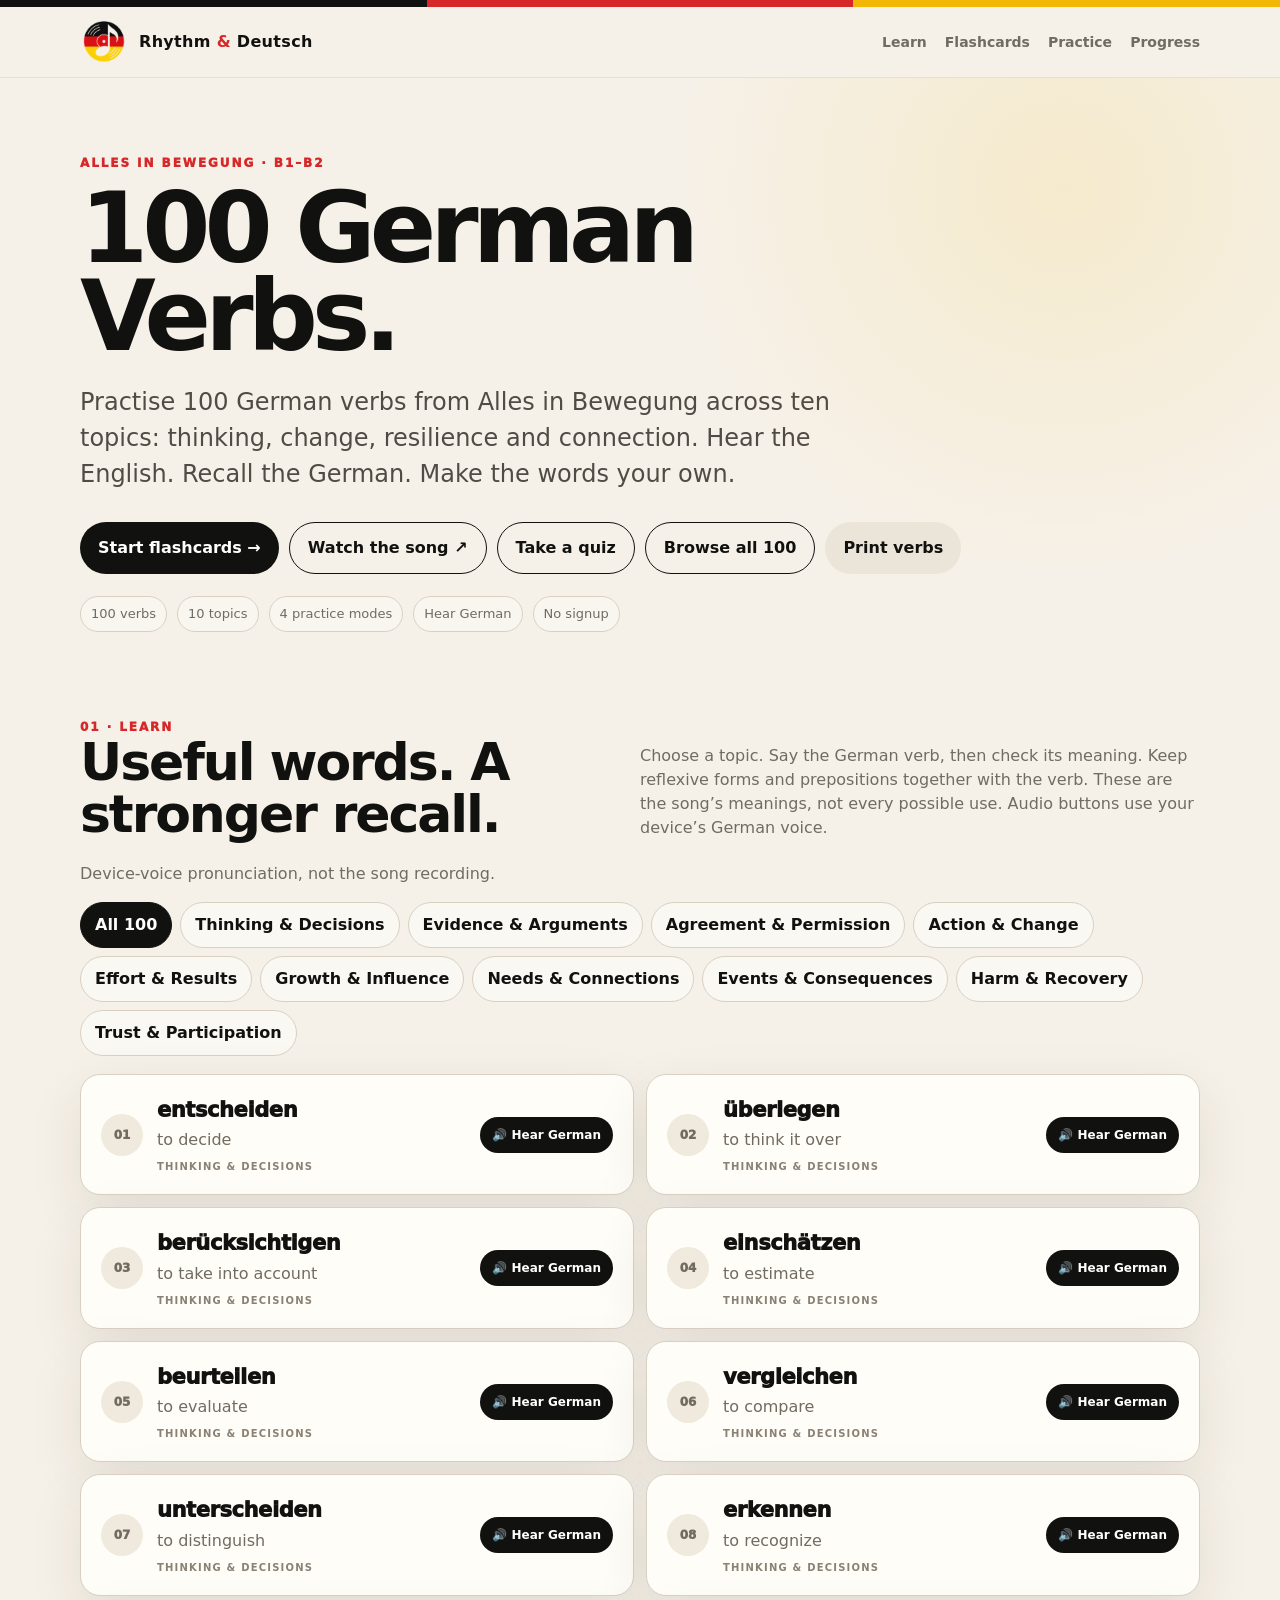
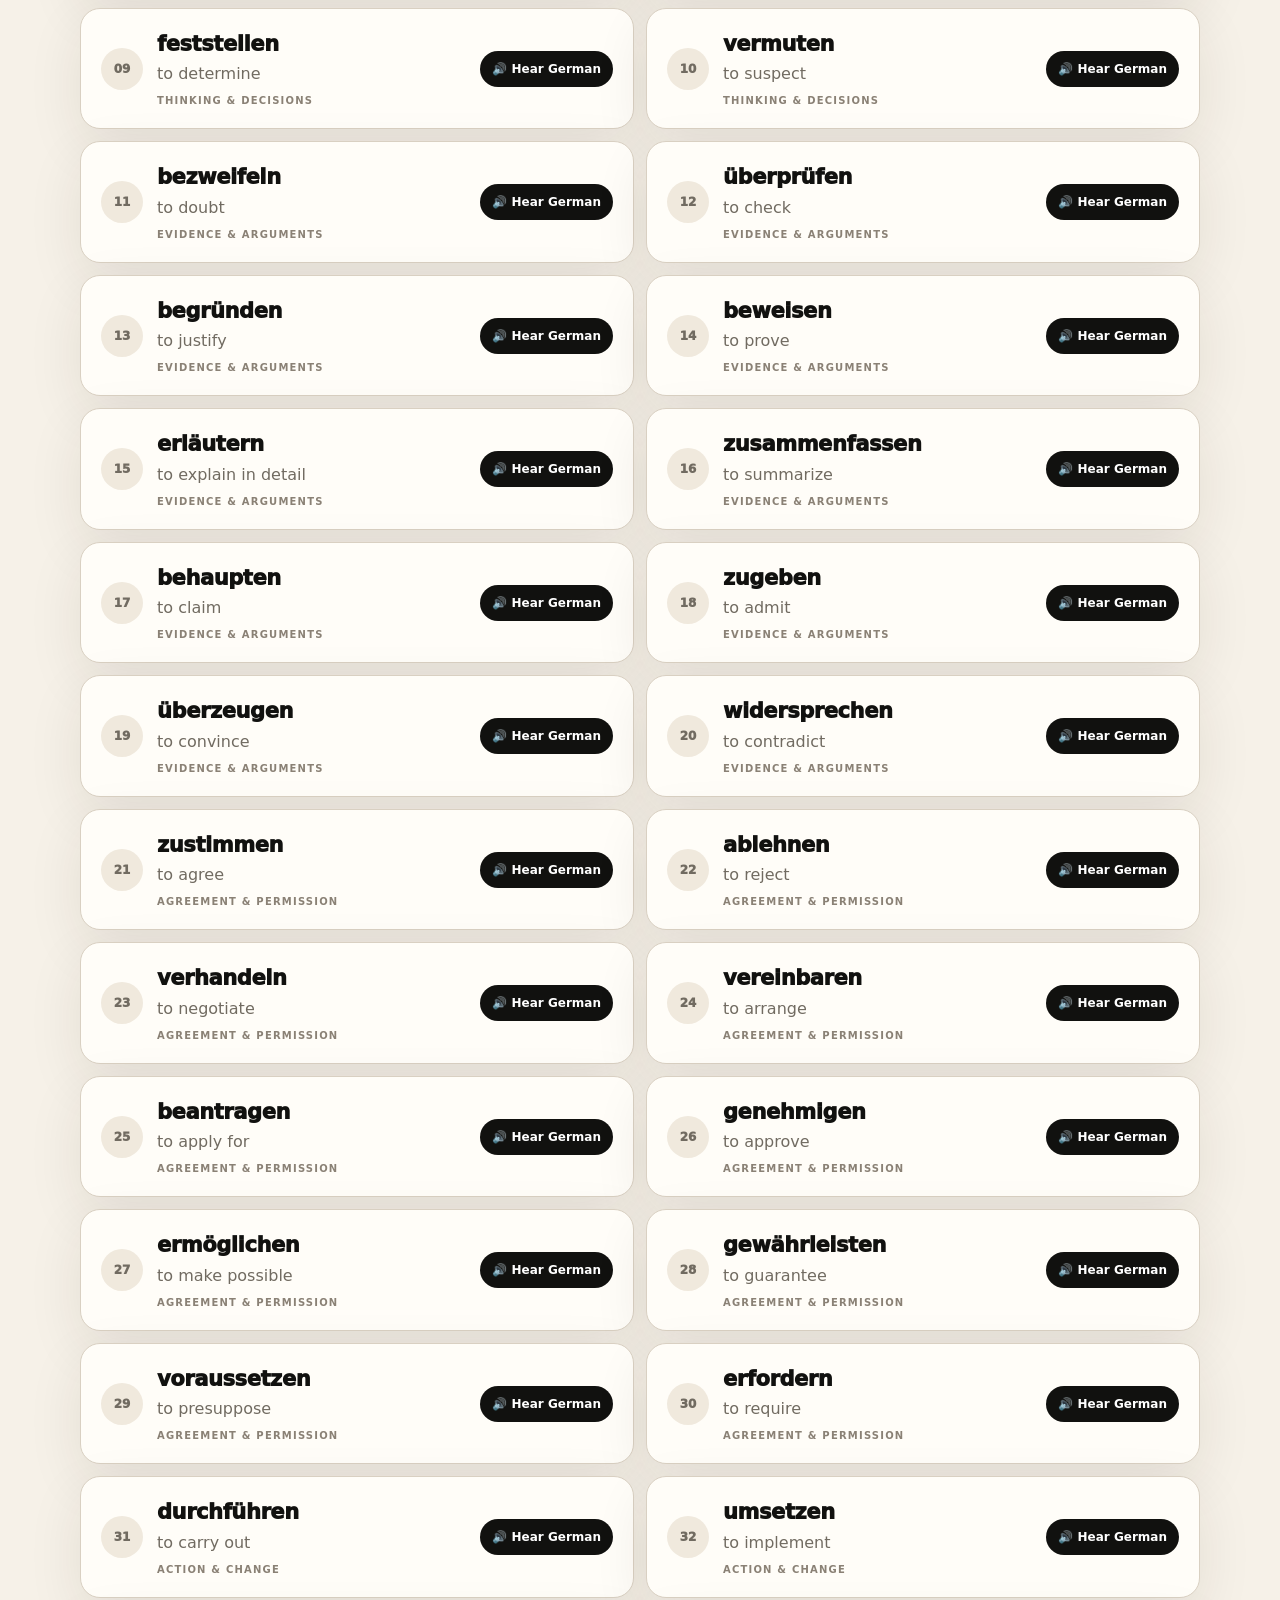
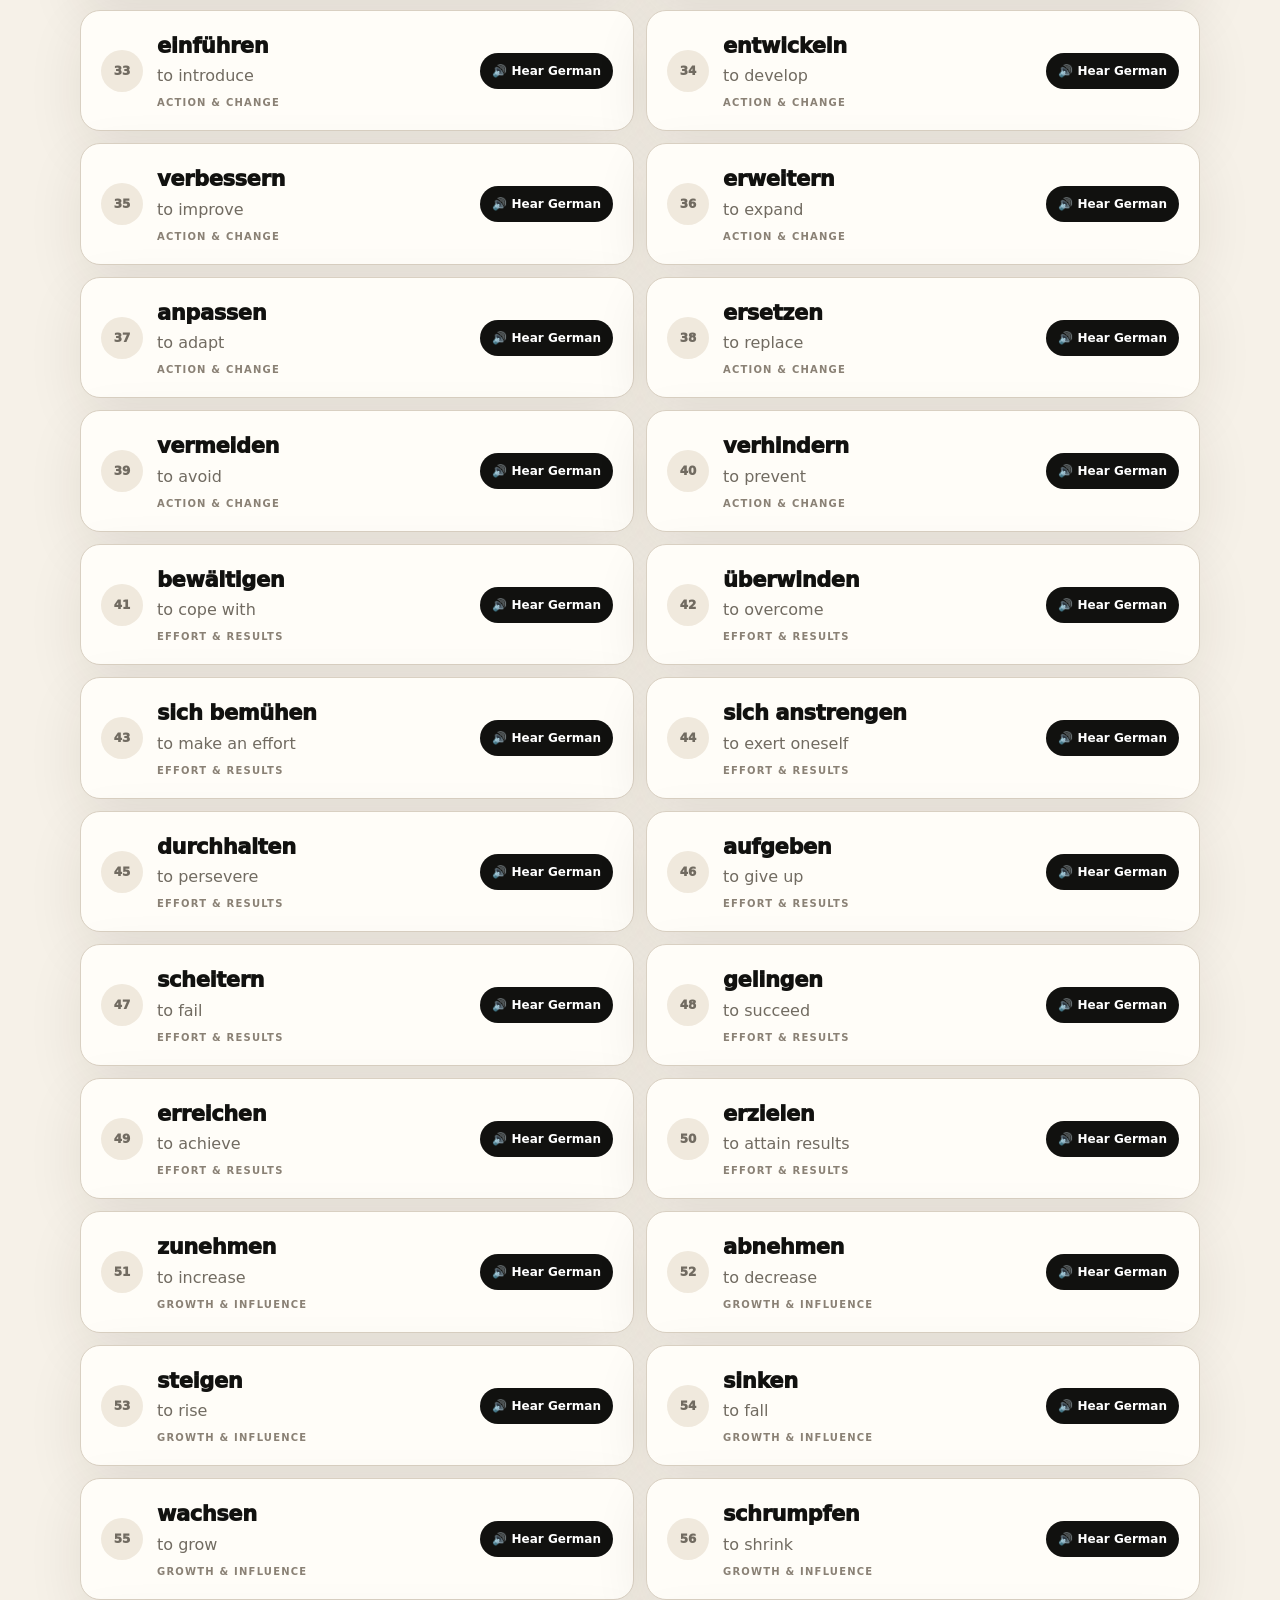
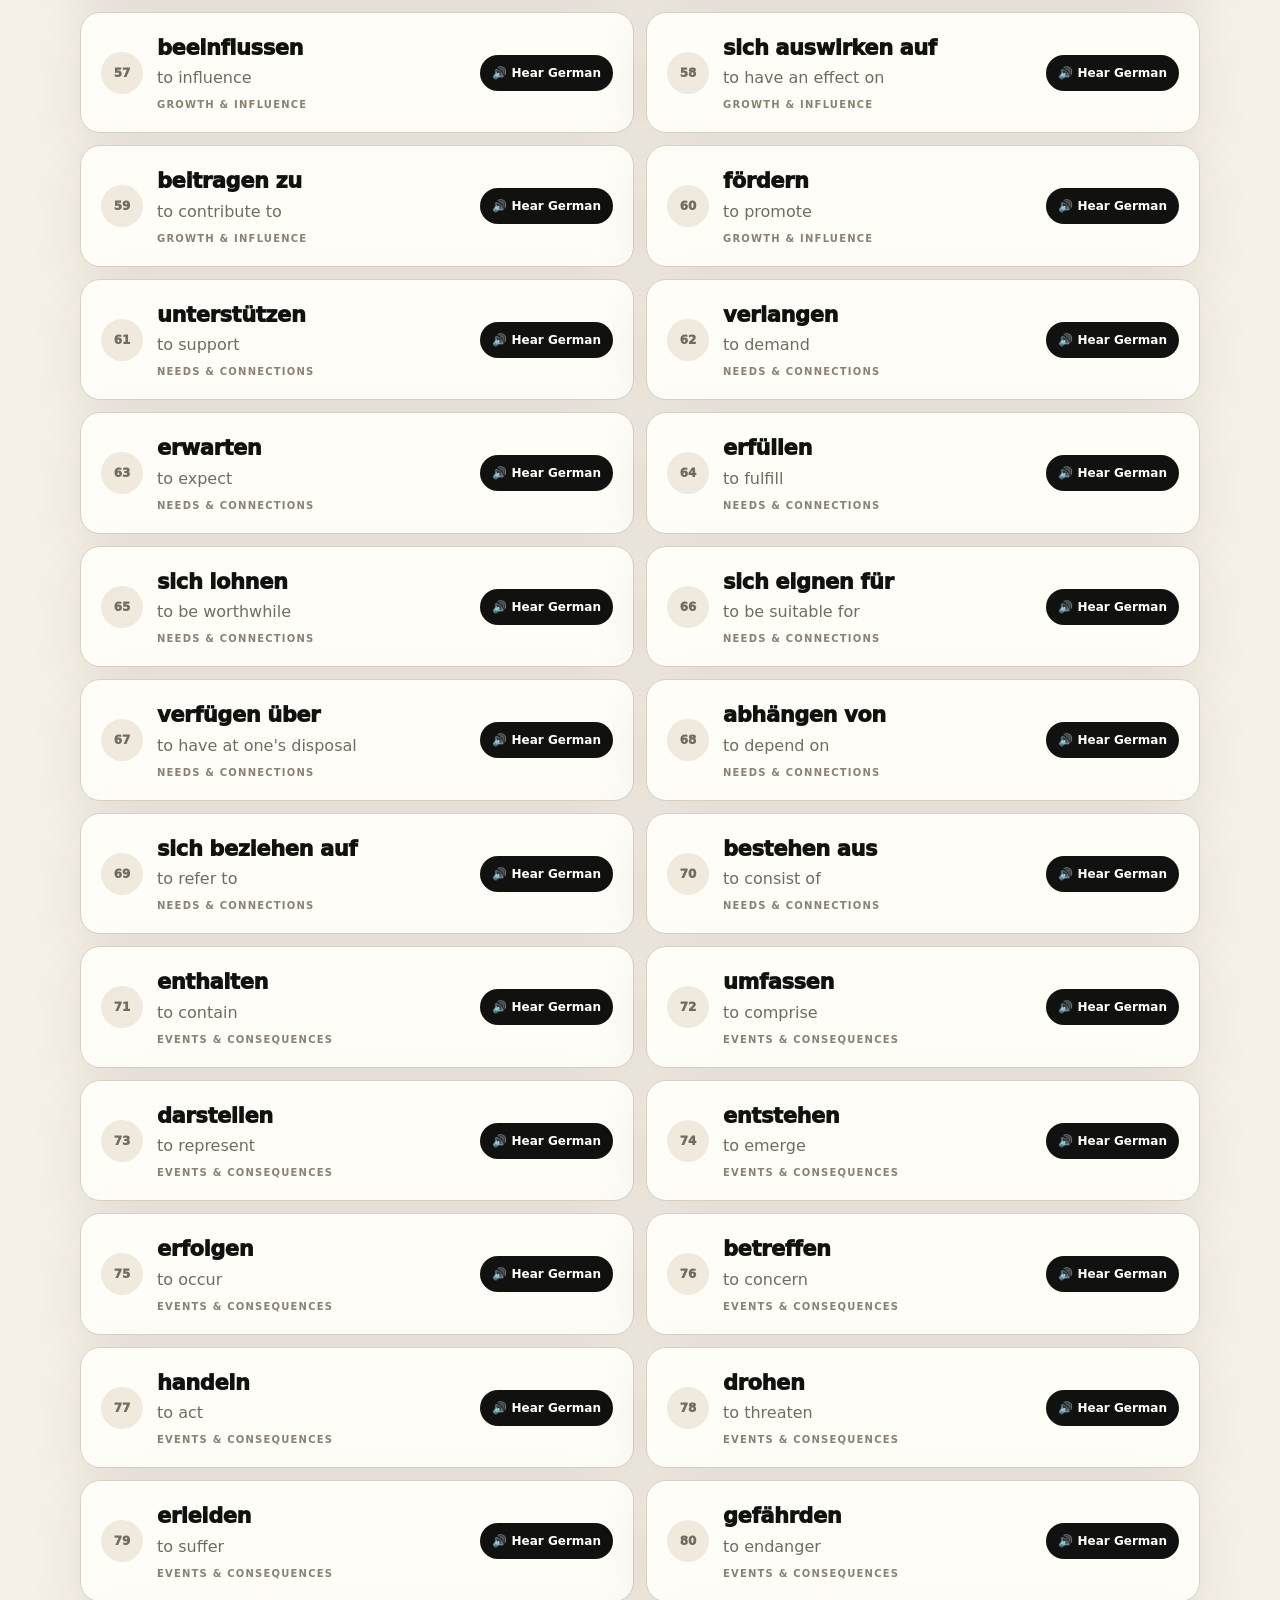
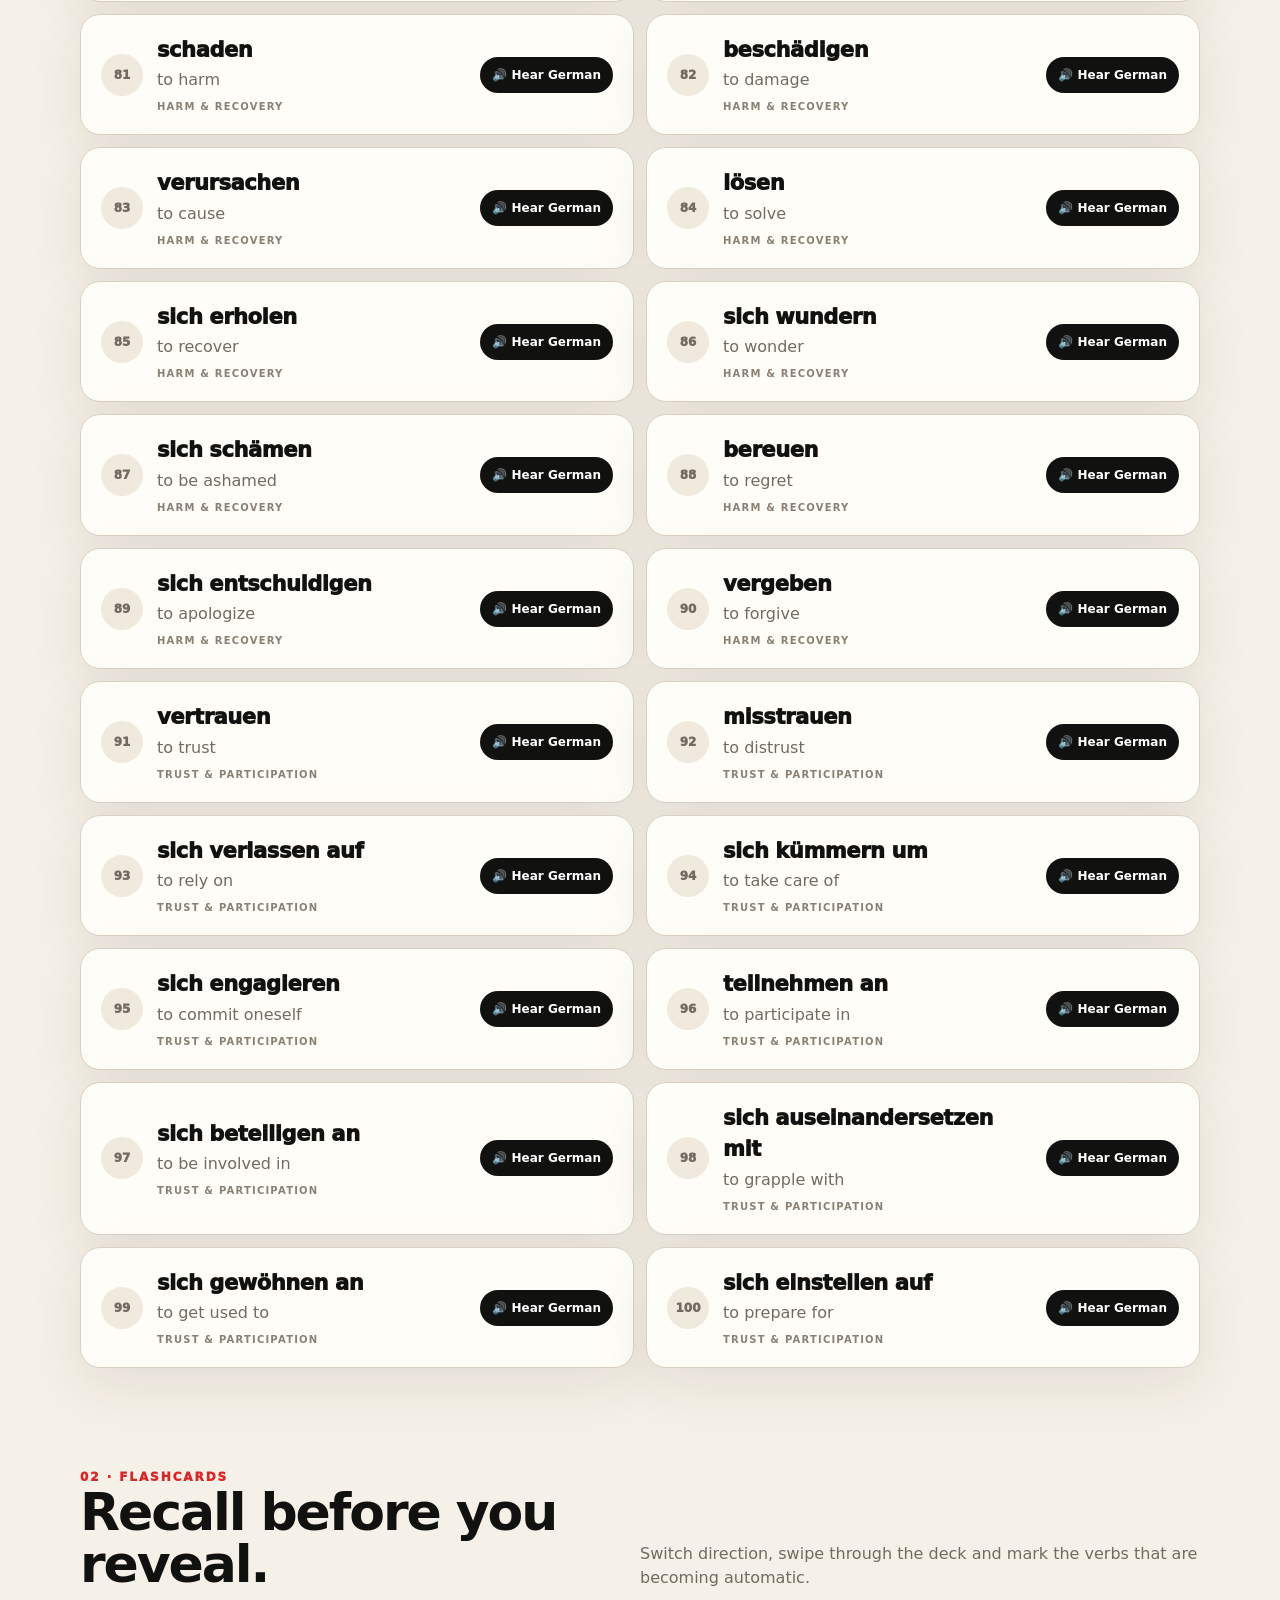
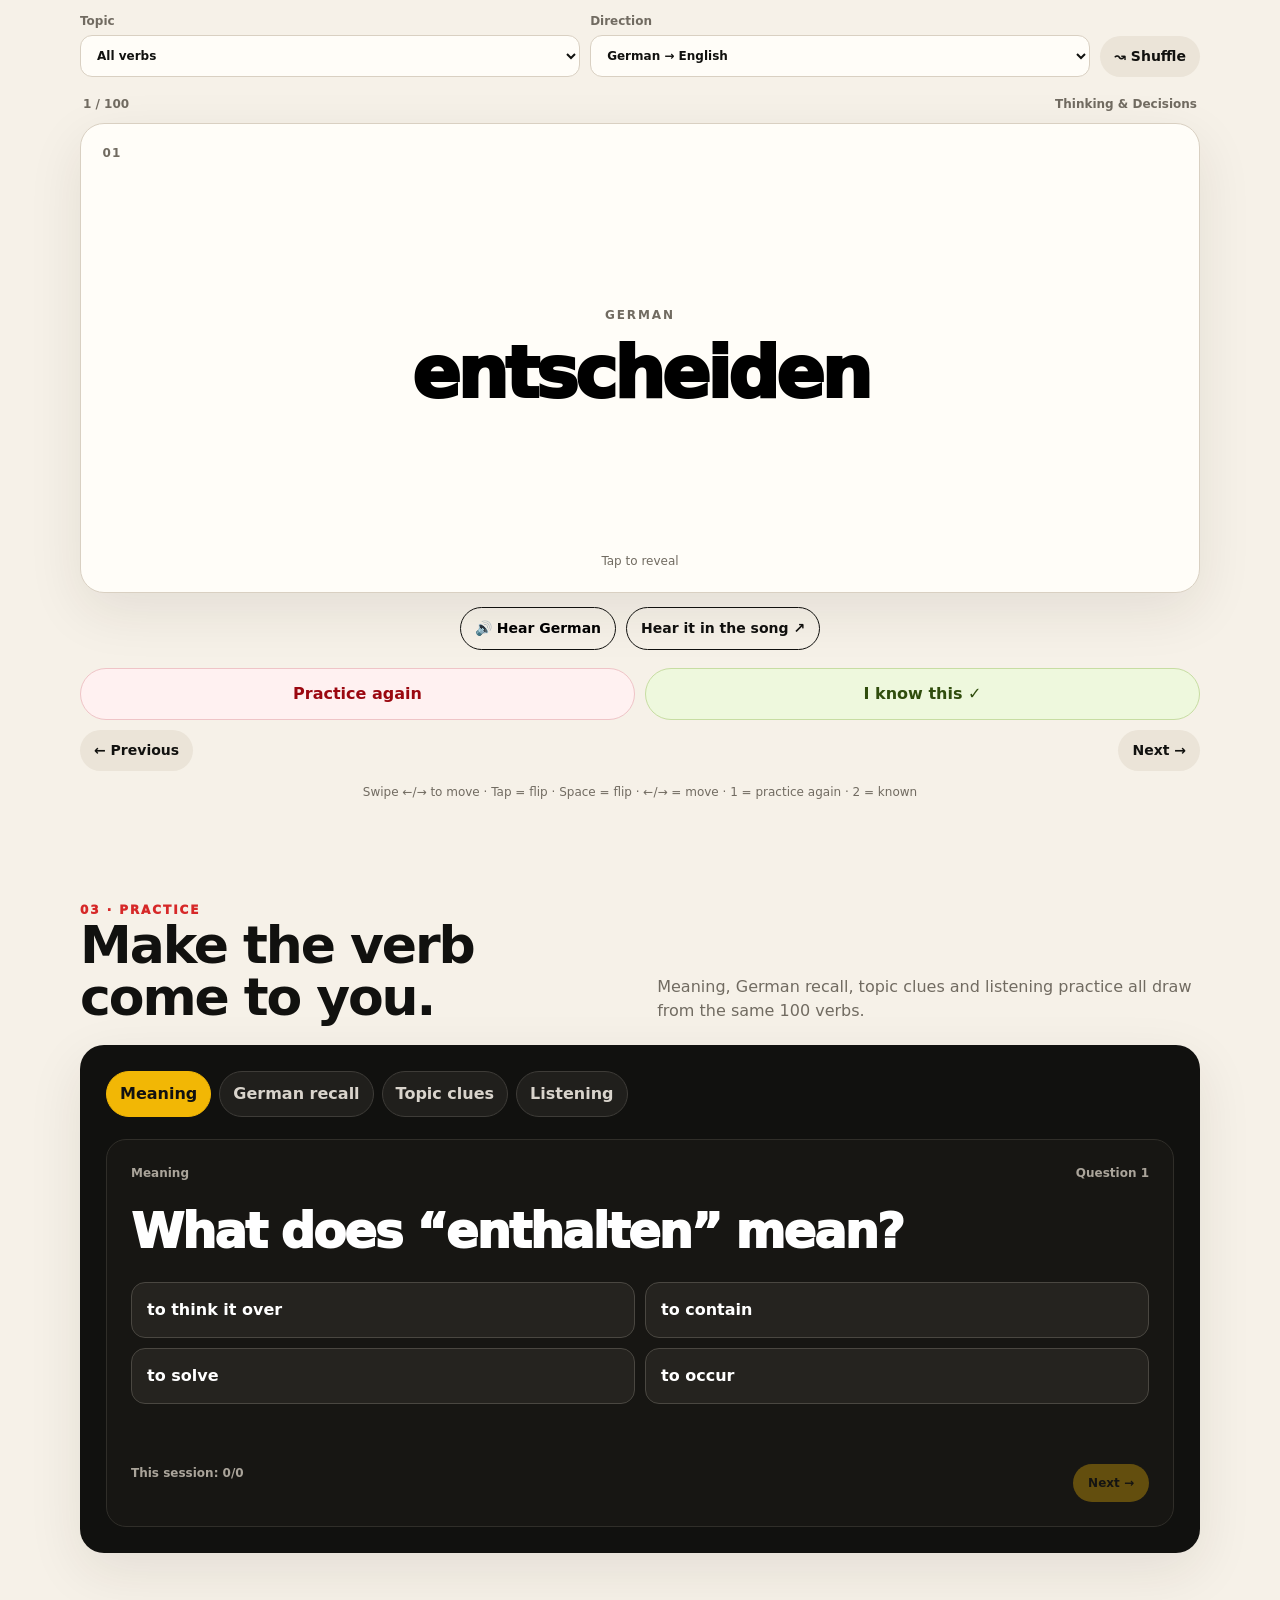
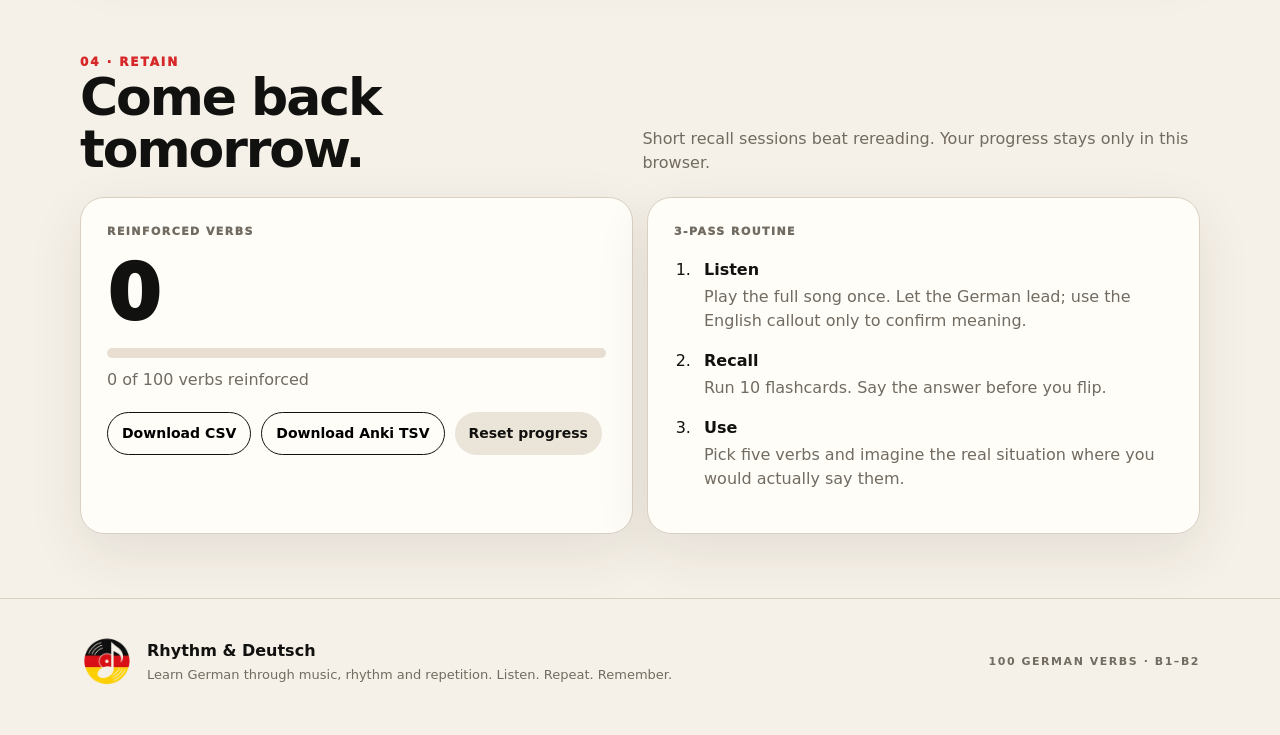
<file: alles-in-bewegung/index.html>
<!doctype html>
<html lang="en">
<head>
<meta charset="utf-8">
<meta name="viewport" content="width=device-width,initial-scale=1,viewport-fit=cover">
<meta name="theme-color" content="#11110f">
<meta name="description" content="Practise 100 German verbs from Alles in Bewegung with flashcards, quizzes, device-voice listening and local progress.">
<title>Alles in Bewegung — 100 German Verbs | Rhythm & Deutsch</title>
<link rel="icon" type="image/webp" href="https://yahai.github.io/rhythm-deutsch/100-verbs/assets/logo.webp?v=20261024">
<link rel="apple-touch-icon" href="https://yahai.github.io/rhythm-deutsch/100-verbs/assets/logo.webp?v=20261024">
<style>
:root{--ink:#11110f;--paper:#f6f1e8;--card:#fffdf8;--muted:#716b61;--line:#d9d0c2;--red:#d62828;--gold:#f2b705;--green:#2f6b3d;--shadow:0 18px 55px rgba(40,30,18,.09);--r:24px}
*{box-sizing:border-box}html{scroll-behavior:smooth}section{scroll-margin-top:90px}:focus-visible{outline:3px solid var(--red);outline-offset:4px}body{margin:0;background:var(--paper);color:var(--ink);font:16px/1.5 Inter,ui-sans-serif,system-ui,-apple-system,BlinkMacSystemFont,"Segoe UI",sans-serif}button,select{font:inherit}button{cursor:pointer}a{color:inherit}.wrap{width:min(1120px,calc(100% - 32px));margin:auto}.flagbar{height:7px;background:linear-gradient(90deg,#111 0 33.33%,var(--red) 33.33% 66.66%,var(--gold) 66.66%)}nav{position:sticky;top:0;z-index:20;background:rgba(246,241,232,.94);backdrop-filter:blur(16px);border-bottom:1px solid rgba(17,17,15,.08)}.navrow{min-height:70px;display:flex;align-items:center;justify-content:space-between;gap:18px}.brand{display:flex;align-items:center;gap:11px;text-decoration:none;font-weight:900;letter-spacing:.02em}.brand b{color:var(--red)}.brandlogo{width:48px;height:48px;object-fit:contain}.navlinks{display:flex;gap:18px}.navlinks a{text-decoration:none;font-size:14px;font-weight:750;color:var(--muted)}
.hero{padding:76px 0 50px;background:radial-gradient(circle at 83% 18%,rgba(242,183,5,.12),transparent 33%)}.eyebrow{font-size:12px;letter-spacing:.16em;text-transform:uppercase;font-weight:950;color:var(--red)}h1{font-size:clamp(48px,8.5vw,98px);line-height:.9;letter-spacing:-.06em;margin:12px 0 24px;max-width:950px}.hero p{max-width:820px;font-size:clamp(18px,2.2vw,24px);color:#504b44;margin:0}.actions,.meta,.downloads,.flash-audio,.flash-nav{display:flex;flex-wrap:wrap;gap:10px}.actions{margin-top:30px}.btn{border:0;border-radius:999px;padding:13px 18px;font-weight:850;text-decoration:none;display:inline-flex;align-items:center;justify-content:center}.btn.compact{padding:10px 14px;font-size:14px}.primary{background:var(--ink);color:#fff}.secondary{background:transparent;border:1px solid var(--ink)}.ghost{background:#ebe4d8;color:var(--ink)}.disabled{opacity:.48;cursor:not-allowed}.meta{margin-top:22px;color:var(--muted);font-size:13px}.meta span{padding:7px 10px;border:1px solid var(--line);border-radius:999px;background:rgba(255,255,255,.35)}
.section{padding:36px 0 64px}.sectionhead{display:flex;justify-content:space-between;align-items:end;gap:22px;margin-bottom:22px}.sectionhead h2{font-size:clamp(30px,5vw,52px);line-height:1;letter-spacing:-.04em;margin:0}.sectionhead p{margin:0;max-width:560px;color:var(--muted)}.filters{display:flex;gap:8px;flex-wrap:wrap;margin-bottom:18px}.filter{border:1px solid var(--line);background:rgba(255,255,255,.45);border-radius:999px;padding:10px 14px;font-weight:850;color:var(--ink)}.filter.active{background:var(--ink);color:#fff;border-color:var(--ink)}
.phrasegrid{display:grid;grid-template-columns:repeat(2,1fr);gap:12px}.phrase{background:var(--card);border:1px solid var(--line);border-radius:20px;padding:20px;box-shadow:var(--shadow);display:grid;grid-template-columns:auto 1fr auto;gap:14px;align-items:center}.phrase-num{width:42px;height:42px;border-radius:50%;display:grid;place-items:center;background:#f0e9dd;color:var(--muted);font-size:12px;font-weight:950}.phrase-de{overflow-wrap:anywhere;font-size:21px;font-weight:950;letter-spacing:-.02em}.phrase-en{color:var(--muted);margin-top:2px}.phrase-cat{font-size:10px;text-transform:uppercase;letter-spacing:.12em;color:#8a8175;margin-top:7px;font-weight:850}.hear{border:0;border-radius:999px;background:var(--ink);color:white;padding:9px 12px;font-size:12px;font-weight:850;white-space:nowrap}
.flash-toolbar{display:grid;grid-template-columns:1fr 1fr auto;gap:10px;align-items:end;margin-bottom:18px}.flash-toolbar label{font-size:12px;font-weight:850;color:var(--muted)}.flash-toolbar select{width:100%;display:block;margin-top:5px;border:1px solid var(--line);background:var(--card);color:var(--ink);border-radius:12px;padding:12px}.flash-status{display:flex;justify-content:space-between;color:var(--muted);font-size:12px;font-weight:850;margin:0 3px 10px}.flashcard-wrap{perspective:1200px}.flashcard{display:block;width:100%;height:min(54vh,470px);min-height:360px;border:0;background:transparent;padding:0;touch-action:pan-y;-webkit-tap-highlight-color:transparent}.flashcard-inner{position:relative;display:block;width:100%;height:100%;transition:transform .55s cubic-bezier(.2,.75,.2,1);transform-style:preserve-3d}.flashcard.flipped .flashcard-inner{transform:rotateY(180deg)}.card-face{position:absolute;inset:0;backface-visibility:hidden;border-radius:var(--r);border:1px solid var(--line);box-shadow:var(--shadow);display:flex;flex-direction:column;align-items:center;justify-content:center;padding:32px;background:var(--card)}.card-back{transform:rotateY(180deg);background:var(--ink);color:var(--paper)}.card-number{position:absolute;top:20px;left:22px;font-size:12px;font-weight:900;letter-spacing:.1em;color:var(--muted)}.card-back .card-number{color:#aaa49a}.card-kicker{font-size:12px;text-transform:uppercase;letter-spacing:.16em;font-weight:900;color:var(--muted);margin-bottom:12px}.card-prompt{overflow-wrap:anywhere;font-size:clamp(34px,7vw,72px);line-height:1.03;font-weight:950;letter-spacing:-.05em;text-align:center;max-width:900px}.tap-hint{position:absolute;bottom:22px;font-size:12px;color:var(--muted)}.card-answer{overflow-wrap:anywhere;font-size:clamp(28px,6vw,58px);line-height:1.05;font-weight:950;letter-spacing:-.04em;text-align:center}.card-german{font-size:18px;color:#c8c1b7;text-align:center;margin-top:18px}.flash-audio{justify-content:center;margin-top:14px}.flash-rating{display:grid;grid-template-columns:1fr 1fr;gap:10px;margin-top:18px}.review-btn,.known-btn{border-radius:999px;padding:13px 18px;font-weight:850}.review-btn{background:#fff1f1;color:#9b0810;border:1px solid #efc4c7}.known-btn{background:#eef8dd;color:#304d0d;border:1px solid #c7dda2}.flash-nav{justify-content:space-between;margin-top:10px}.keyboard-note{text-align:center;font-size:12px;color:var(--muted);margin:12px 0 0}
.practice{background:var(--ink);color:white;padding:26px;border-radius:var(--r);box-shadow:var(--shadow)}.tabs{display:flex;flex-wrap:wrap;gap:8px;margin-bottom:22px}.tab{border:1px solid #3e3c38;background:#201f1c;color:#d9d4cc;padding:10px 13px;border-radius:999px;font-weight:850}.tab.active{background:var(--gold);color:#111;border-color:var(--gold)}.quiz{background:#171613;border:1px solid #302e29;border-radius:20px;padding:24px}.qmeta,.quizfoot{display:flex;justify-content:space-between;gap:16px;color:#aaa49a;font-size:12px;font-weight:850}.question{font-size:clamp(28px,5vw,48px);font-weight:950;letter-spacing:-.04em;line-height:1.07;margin:24px 0}.listen-btn{border:1px solid #575148;background:#24221e;color:#fff;padding:11px 14px;border-radius:999px;font-weight:850;margin:-6px 0 18px}.hidden{display:none}.answers{display:grid;grid-template-columns:1fr 1fr;gap:10px}.answer{border:1px solid #4a4741;background:#25231f;color:#fff;border-radius:14px;padding:15px;text-align:left;font-weight:800}.answer:hover{border-color:#81796e}.answer.correct{background:#1d4b28;border-color:#367a46}.answer.wrong{background:#5a1f24;border-color:#a53b44}.answer:disabled{cursor:default}.feedback{min-height:28px;color:#d0cac1;margin:16px 0}.quizfoot button{border:0;border-radius:999px;padding:10px 15px;font-weight:900;background:var(--gold);color:#111}.quizfoot button:disabled{opacity:.35;cursor:not-allowed}
.retain-grid{display:grid;grid-template-columns:1fr 1fr;gap:14px}.retain-card{background:var(--card);border:1px solid var(--line);border-radius:var(--r);padding:26px;box-shadow:var(--shadow)}.retain-title{font-size:11px;letter-spacing:.13em;font-weight:950;color:var(--muted)}.retain-number{font-size:76px;line-height:1;font-weight:950;letter-spacing:-.06em;margin:16px 0}.bar{height:10px;background:#e8dfd2;border-radius:999px;overflow:hidden}.bar span{display:block;height:100%;width:0;background:linear-gradient(90deg,var(--red),var(--gold));transition:width .35s}.retain-copy{color:var(--muted);margin:10px 0 20px}.routine{margin:18px 0 0;padding-left:22px}.routine li{padding:0 0 16px 8px}.routine strong,.routine span{display:block}.routine span{color:var(--muted);margin-top:3px}
footer{padding:36px 0 46px;border-top:1px solid var(--line)}.footrow{display:flex;align-items:center;justify-content:space-between;gap:24px}.footerbrand{display:flex;align-items:center;gap:13px}.footerbrandlogo{width:54px;height:54px;object-fit:contain}.footerbrand p{margin:2px 0 0;color:var(--muted);font-size:13px}.small{font-size:11px;letter-spacing:.14em;color:var(--muted);font-weight:900}
@media(max-width:760px){.navlinks{display:none}.hero{padding-top:52px}.phrasegrid,.retain-grid,.answers{grid-template-columns:1fr}.phrase{grid-template-columns:auto 1fr}.phrase .hear{grid-column:2;justify-self:start}.flash-toolbar{grid-template-columns:1fr 1fr}.flash-toolbar .btn{grid-column:1/-1}.sectionhead{align-items:flex-start;flex-direction:column}.flashcard{min-height:330px;height:48vh}.footrow{align-items:flex-start;flex-direction:column}.small{display:none}}
@media print{nav,.actions,.filters,.flash-toolbar,.flash-audio,.flash-rating,.flash-nav,.keyboard-note,#flashcards,#practice,.downloads,.flagbar{display:none!important}.hero{padding:30px 0 20px}.phrasegrid{grid-template-columns:1fr 1fr}.phrase{box-shadow:none;break-inside:avoid}.section{padding:18px 0}.retain-grid{display:none}body{background:white}}

@media(prefers-reduced-motion:reduce){html{scroll-behavior:auto}.flashcard-inner,.bar span{transition:none}}
</style>
<script defer src="https://cloud.umami.is/script.js" data-website-id="da624a16-4aff-4937-9284-92357a6e5438"></script>
</head>
<body>
<div class="flagbar"></div>
<nav>
  <div class="wrap navrow">
    <a class="brand" href="#top">
      <img class="brandlogo" src="https://yahai.github.io/rhythm-deutsch/100-verbs/assets/logo.webp?v=20261024" alt="Rhythm & Deutsch logo">
      <span>Rhythm <b>&</b> Deutsch</span>
    </a>
    <div class="navlinks"><a href="#learn">Learn</a><a href="#flashcards">Flashcards</a><a href="#practice">Practice</a><a href="#progress">Progress</a></div>
  </div>
</nav>

<header class="hero" id="top">
  <div class="wrap">
    <div class="eyebrow">ALLES IN BEWEGUNG · B1–B2</div>
    <h1>100 German<br>Verbs.</h1>
    <p>Practise 100 German verbs from Alles in Bewegung across ten topics: thinking, change, resilience and connection. Hear the English. Recall the German. Make the words your own.</p>
    <div class="actions">
      <a class="btn primary" href="#flashcards" data-umami-event="bewegung-start-flashcards">Start flashcards →</a>
      <a class="btn secondary" id="watchSong" href="https://youtu.be/FwDGrwXCGt0" target="_blank" rel="noopener" aria-disabled="false">Watch the song ↗</a><a class="btn secondary" href="#practice" data-umami-event="bewegung-open-quiz">Take a quiz</a>
      <a class="btn secondary" href="#learn" data-umami-event="bewegung-browse-all">Browse all 100</a>
      <button class="btn ghost" id="printBtn">Print verbs</button>
    </div>
    <div class="meta"><span>100 verbs</span><span>10 topics</span><span>4 practice modes</span><span>Hear German</span><span>No signup</span></div>
  </div>
</header>

<main>
<section class="section" id="learn">
  <div class="wrap">
    <div class="sectionhead">
      <div><div class="eyebrow">01 · Learn</div><h2>Useful words. A stronger recall.</h2></div>
      <p>Choose a topic. Say the German verb, then check its meaning. Keep reflexive forms and prepositions together with the verb. These are the song’s meanings, not every possible use. Audio buttons use your device’s German voice.</p>
    </div>
    <p id="audioStatus" role="status" style="color:var(--muted)">Device-voice pronunciation, not the song recording.</p><div class="filters" id="filters"></div>
    <div class="phrasegrid" id="phraseGrid"></div>
  </div>
</section>

<section class="section" id="flashcards">
  <div class="wrap">
    <div class="sectionhead">
      <div><div class="eyebrow">02 · Flashcards</div><h2>Recall before you reveal.</h2></div>
      <p>Switch direction, swipe through the deck and mark the verbs that are becoming automatic.</p>
    </div>

    <div class="flash-toolbar">
      <label>Topic
        <select id="cardCategory"><option value="all">All verbs</option></select>
      </label>
      <label>Direction
        <select id="cardDirection">
          <option value="de-en">German → English</option>
          <option value="en-de">English → German</option>
          <option value="mixed">Mixed</option>
        </select>
      </label>
      <button class="btn ghost compact" id="shuffleCards">↝ Shuffle</button>
    </div>

    <div class="flash-status"><span id="cardPosition">1 / 100</span><span id="cardContext">Thinking &amp; Decisions</span></div>
    <div class="flashcard-wrap">
      <button class="flashcard" id="flashcard" type="button" aria-label="Flip flashcard" aria-pressed="false">
        <span class="flashcard-inner">
          <span class="card-face card-front">
            <span class="card-number" id="frontNumber">01</span>
            <span class="card-kicker" id="frontKicker">German</span>
            <strong class="card-prompt" id="frontPrompt">entscheiden</strong>
            <span class="tap-hint">Tap to reveal</span>
          </span>
          <span class="card-face card-back">
            <span class="card-number" id="backNumber">01</span>
            <strong class="card-answer" id="backAnswer">to decide</strong>
            <span class="card-german" id="cardGerman">entscheiden</span>
          </span>
        </span>
      </button>
    </div>
    <div class="flash-audio">
      <button class="btn secondary compact" id="speakCard" data-umami-event="bewegung-hear-card">🔊 Hear German</button>
      <a class="btn secondary compact" id="songCard" href="https://youtu.be/FwDGrwXCGt0?t=9" target="_blank" rel="noopener" aria-disabled="false">Hear it in the song ↗</a>
    </div>
    <div class="flash-rating"><button class="review-btn" id="reviewCard">Practice again</button><button class="known-btn" id="knownCard">I know this ✓</button></div>
    <div class="flash-nav"><button class="btn ghost compact" id="prevCard">← Previous</button><button class="btn ghost compact" id="nextCard">Next →</button></div>
    <p class="keyboard-note">Swipe ←/→ to move · Tap = flip · Space = flip · ←/→ = move · 1 = practice again · 2 = known</p>
  </div>
</section>

<section class="section" id="practice">
  <div class="wrap">
    <div class="sectionhead">
      <div><div class="eyebrow">03 · Practice</div><h2>Make the verb come to you.</h2></div>
      <p>Meaning, German recall, topic clues and listening practice all draw from the same 100 verbs.</p>
    </div>
    <div class="practice">
      <div class="tabs" id="tabs"></div>
      <div class="quiz">
        <div class="qmeta"><span id="qMode"></span><span id="qCount"></span></div>
        <div class="question" id="question"></div>
        <button class="listen-btn hidden" id="listenPrompt">🔊 Play German</button>
        <p id="listeningStatus" role="status" style="color:#d0cac1"></p><div class="answers" id="answers"></div>
        <div class="feedback" id="feedback"></div>
        <div class="quizfoot"><span id="score"></span><button id="nextBtn" disabled>Next →</button></div>
      </div>
    </div>
  </div>
</section>

<section class="section" id="progress">
  <div class="wrap">
    <div class="sectionhead">
      <div><div class="eyebrow">04 · Retain</div><h2>Come back tomorrow.</h2></div>
      <p>Short recall sessions beat rereading. Your progress stays only in this browser.</p>
    </div>
    <div class="retain-grid">
      <article class="retain-card">
        <div class="retain-title">REINFORCED VERBS</div>
        <div class="retain-number" id="mastered">0</div>
        <div class="bar"><span id="bar"></span></div>
        <div class="retain-copy" id="progressLabel">0 of 100 verbs reinforced</div>
        <div class="downloads"><button class="btn secondary compact" id="csvBtn">Download CSV</button><button class="btn secondary compact" id="ankiBtn">Download Anki TSV</button><button class="btn ghost compact" id="resetBtn">Reset progress</button></div>
      </article>
      <article class="retain-card">
        <div class="retain-title">3-PASS ROUTINE</div>
        <ol class="routine">
          <li><div><strong>Listen</strong><span>Play the full song once. Let the German lead; use the English callout only to confirm meaning.</span></div></li>
          <li><div><strong>Recall</strong><span>Run 10 flashcards. Say the answer before you flip.</span></div></li>
          <li><div><strong>Use</strong><span>Pick five verbs and imagine the real situation where you would actually say them.</span></div></li>
        </ol>
      </article>
    </div>
  </div>
</section>
</main>

<footer>
  <div class="wrap footrow">
    <div class="footerbrand">
      <img class="footerbrandlogo" src="https://yahai.github.io/rhythm-deutsch/100-verbs/assets/logo.webp?v=20261024" alt="Rhythm & Deutsch logo">
      <div><strong>Rhythm & Deutsch</strong><p>Learn German through music, rhythm and repetition. Listen. Repeat. Remember.</p></div>
    </div>
    <div class="small">100 GERMAN VERBS · B1–B2</div>
  </div>
</footer>
<script>
(function(){
"use strict";
var $=function(s){return document.querySelector(s)},$$=function(s){return Array.prototype.slice.call(document.querySelectorAll(s))};
var PHRASES=[{"id":1,"key":"verse-1-1","de":"entscheiden","en":"to decide","category":"Thinking & Decisions","germanStartMs":9940,"cat":"Thinking & Decisions","scene":"In the topic “Thinking & Decisions”, which German verb means “to decide”?"},{"id":2,"key":"verse-1-2","de":"überlegen","en":"to think it over","category":"Thinking & Decisions","germanStartMs":12080,"cat":"Thinking & Decisions","scene":"In the topic “Thinking & Decisions”, which German verb means “to think it over”?"},{"id":3,"key":"verse-1-3","de":"berücksichtigen","en":"to take into account","category":"Thinking & Decisions","germanStartMs":13840,"cat":"Thinking & Decisions","scene":"In the topic “Thinking & Decisions”, which German verb means “to take into account”?"},{"id":4,"key":"verse-1-4","de":"einschätzen","en":"to estimate","category":"Thinking & Decisions","germanStartMs":15880,"cat":"Thinking & Decisions","scene":"In the topic “Thinking & Decisions”, which German verb means “to estimate”?"},{"id":5,"key":"verse-1-5","de":"beurteilen","en":"to evaluate","category":"Thinking & Decisions","germanStartMs":17800,"cat":"Thinking & Decisions","scene":"In the topic “Thinking & Decisions”, which German verb means “to evaluate”?"},{"id":6,"key":"verse-1-6","de":"vergleichen","en":"to compare","category":"Thinking & Decisions","germanStartMs":19980,"cat":"Thinking & Decisions","scene":"In the topic “Thinking & Decisions”, which German verb means “to compare”?"},{"id":7,"key":"verse-1-7","de":"unterscheiden","en":"to distinguish","category":"Thinking & Decisions","germanStartMs":22120,"cat":"Thinking & Decisions","scene":"In the topic “Thinking & Decisions”, which German verb means “to distinguish”?"},{"id":8,"key":"verse-1-8","de":"erkennen","en":"to recognize","category":"Thinking & Decisions","germanStartMs":23760,"cat":"Thinking & Decisions","scene":"In the topic “Thinking & Decisions”, which German verb means “to recognize”?"},{"id":9,"key":"verse-1-9","de":"feststellen","en":"to determine","category":"Thinking & Decisions","germanStartMs":25060,"cat":"Thinking & Decisions","scene":"In the topic “Thinking & Decisions”, which German verb means “to determine”?"},{"id":10,"key":"verse-1-10","de":"vermuten","en":"to suspect","category":"Thinking & Decisions","germanStartMs":26500,"cat":"Thinking & Decisions","scene":"In the topic “Thinking & Decisions”, which German verb means “to suspect”?"},{"id":11,"key":"verse-2-1","de":"bezweifeln","en":"to doubt","category":"Evidence & Arguments","germanStartMs":28370,"cat":"Evidence & Arguments","scene":"In the topic “Evidence & Arguments”, which German verb means “to doubt”?"},{"id":12,"key":"verse-2-2","de":"überprüfen","en":"to check","category":"Evidence & Arguments","germanStartMs":30570,"cat":"Evidence & Arguments","scene":"In the topic “Evidence & Arguments”, which German verb means “to check”?"},{"id":13,"key":"verse-2-3","de":"begründen","en":"to justify","category":"Evidence & Arguments","germanStartMs":32670,"cat":"Evidence & Arguments","scene":"In the topic “Evidence & Arguments”, which German verb means “to justify”?"},{"id":14,"key":"verse-2-4","de":"beweisen","en":"to prove","category":"Evidence & Arguments","germanStartMs":35210,"cat":"Evidence & Arguments","scene":"In the topic “Evidence & Arguments”, which German verb means “to prove”?"},{"id":15,"key":"verse-2-5","de":"erläutern","en":"to explain in detail","category":"Evidence & Arguments","germanStartMs":37850,"cat":"Evidence & Arguments","scene":"In the topic “Evidence & Arguments”, which German verb means “to explain in detail”?"},{"id":16,"key":"verse-2-6","de":"zusammenfassen","en":"to summarize","category":"Evidence & Arguments","germanStartMs":39470,"cat":"Evidence & Arguments","scene":"In the topic “Evidence & Arguments”, which German verb means “to summarize”?"},{"id":17,"key":"verse-2-7","de":"behaupten","en":"to claim","category":"Evidence & Arguments","germanStartMs":41890,"cat":"Evidence & Arguments","scene":"In the topic “Evidence & Arguments”, which German verb means “to claim”?"},{"id":18,"key":"verse-2-8","de":"zugeben","en":"to admit","category":"Evidence & Arguments","germanStartMs":43270,"cat":"Evidence & Arguments","scene":"In the topic “Evidence & Arguments”, which German verb means “to admit”?"},{"id":19,"key":"verse-2-9","de":"überzeugen","en":"to convince","category":"Evidence & Arguments","germanStartMs":45030,"cat":"Evidence & Arguments","scene":"In the topic “Evidence & Arguments”, which German verb means “to convince”?"},{"id":20,"key":"verse-2-10","de":"widersprechen","en":"to contradict","category":"Evidence & Arguments","germanStartMs":46570,"cat":"Evidence & Arguments","scene":"In the topic “Evidence & Arguments”, which German verb means “to contradict”?"},{"id":21,"key":"verse-3-1","de":"zustimmen","en":"to agree","category":"Agreement & Permission","germanStartMs":85750,"cat":"Agreement & Permission","scene":"In the topic “Agreement & Permission”, which German verb means “to agree”?"},{"id":22,"key":"verse-3-2","de":"ablehnen","en":"to reject","category":"Agreement & Permission","germanStartMs":86870,"cat":"Agreement & Permission","scene":"In the topic “Agreement & Permission”, which German verb means “to reject”?"},{"id":23,"key":"verse-3-3","de":"verhandeln","en":"to negotiate","category":"Agreement & Permission","germanStartMs":88130,"cat":"Agreement & Permission","scene":"In the topic “Agreement & Permission”, which German verb means “to negotiate”?"},{"id":24,"key":"verse-3-4","de":"vereinbaren","en":"to arrange","category":"Agreement & Permission","germanStartMs":89130,"cat":"Agreement & Permission","scene":"In the topic “Agreement & Permission”, which German verb means “to arrange”?"},{"id":25,"key":"verse-3-5","de":"beantragen","en":"to apply for","category":"Agreement & Permission","germanStartMs":90470,"cat":"Agreement & Permission","scene":"In the topic “Agreement & Permission”, which German verb means “to apply for”?"},{"id":26,"key":"verse-3-6","de":"genehmigen","en":"to approve","category":"Agreement & Permission","germanStartMs":91610,"cat":"Agreement & Permission","scene":"In the topic “Agreement & Permission”, which German verb means “to approve”?"},{"id":27,"key":"verse-3-7","de":"ermöglichen","en":"to make possible","category":"Agreement & Permission","germanStartMs":92650,"cat":"Agreement & Permission","scene":"In the topic “Agreement & Permission”, which German verb means “to make possible”?"},{"id":28,"key":"verse-3-8","de":"gewährleisten","en":"to guarantee","category":"Agreement & Permission","germanStartMs":93650,"cat":"Agreement & Permission","scene":"In the topic “Agreement & Permission”, which German verb means “to guarantee”?"},{"id":29,"key":"verse-3-9","de":"voraussetzen","en":"to presuppose","category":"Agreement & Permission","germanStartMs":95150,"cat":"Agreement & Permission","scene":"In the topic “Agreement & Permission”, which German verb means “to presuppose”?"},{"id":30,"key":"verse-3-10","de":"erfordern","en":"to require","category":"Agreement & Permission","germanStartMs":96370,"cat":"Agreement & Permission","scene":"In the topic “Agreement & Permission”, which German verb means “to require”?"},{"id":31,"key":"verse-4-1","de":"durchführen","en":"to carry out","category":"Action & Change","germanStartMs":97780,"cat":"Action & Change","scene":"In the topic “Action & Change”, which German verb means “to carry out”?"},{"id":32,"key":"verse-4-2","de":"umsetzen","en":"to implement","category":"Action & Change","germanStartMs":98660,"cat":"Action & Change","scene":"In the topic “Action & Change”, which German verb means “to implement”?"},{"id":33,"key":"verse-4-3","de":"einführen","en":"to introduce","category":"Action & Change","germanStartMs":99880,"cat":"Action & Change","scene":"In the topic “Action & Change”, which German verb means “to introduce”?"},{"id":34,"key":"verse-4-4","de":"entwickeln","en":"to develop","category":"Action & Change","germanStartMs":100880,"cat":"Action & Change","scene":"In the topic “Action & Change”, which German verb means “to develop”?"},{"id":35,"key":"verse-4-5","de":"verbessern","en":"to improve","category":"Action & Change","germanStartMs":101840,"cat":"Action & Change","scene":"In the topic “Action & Change”, which German verb means “to improve”?"},{"id":36,"key":"verse-4-6","de":"erweitern","en":"to expand","category":"Action & Change","germanStartMs":102940,"cat":"Action & Change","scene":"In the topic “Action & Change”, which German verb means “to expand”?"},{"id":37,"key":"verse-4-7","de":"anpassen","en":"to adapt","category":"Action & Change","germanStartMs":104140,"cat":"Action & Change","scene":"In the topic “Action & Change”, which German verb means “to adapt”?"},{"id":38,"key":"verse-4-8","de":"ersetzen","en":"to replace","category":"Action & Change","germanStartMs":105260,"cat":"Action & Change","scene":"In the topic “Action & Change”, which German verb means “to replace”?"},{"id":39,"key":"verse-4-9","de":"vermeiden","en":"to avoid","category":"Action & Change","germanStartMs":106300,"cat":"Action & Change","scene":"In the topic “Action & Change”, which German verb means “to avoid”?"},{"id":40,"key":"verse-4-10","de":"verhindern","en":"to prevent","category":"Action & Change","germanStartMs":107440,"cat":"Action & Change","scene":"In the topic “Action & Change”, which German verb means “to prevent”?"},{"id":41,"key":"verse-5-1","de":"bewältigen","en":"to cope with","category":"Effort & Results","germanStartMs":135980,"cat":"Effort & Results","scene":"In the topic “Effort & Results”, which German verb means “to cope with”?"},{"id":42,"key":"verse-5-2","de":"überwinden","en":"to overcome","category":"Effort & Results","germanStartMs":137460,"cat":"Effort & Results","scene":"In the topic “Effort & Results”, which German verb means “to overcome”?"},{"id":43,"key":"verse-5-3","de":"sich bemühen","en":"to make an effort","category":"Effort & Results","germanStartMs":138760,"cat":"Effort & Results","scene":"In the topic “Effort & Results”, which German verb means “to make an effort”?"},{"id":44,"key":"verse-5-4","de":"sich anstrengen","en":"to exert oneself","category":"Effort & Results","germanStartMs":139900,"cat":"Effort & Results","scene":"In the topic “Effort & Results”, which German verb means “to exert oneself”?"},{"id":45,"key":"verse-5-5","de":"durchhalten","en":"to persevere","category":"Effort & Results","germanStartMs":141540,"cat":"Effort & Results","scene":"In the topic “Effort & Results”, which German verb means “to persevere”?"},{"id":46,"key":"verse-5-6","de":"aufgeben","en":"to give up","category":"Effort & Results","germanStartMs":142700,"cat":"Effort & Results","scene":"In the topic “Effort & Results”, which German verb means “to give up”?"},{"id":47,"key":"verse-5-7","de":"scheitern","en":"to fail","category":"Effort & Results","germanStartMs":143760,"cat":"Effort & Results","scene":"In the topic “Effort & Results”, which German verb means “to fail”?"},{"id":48,"key":"verse-5-8","de":"gelingen","en":"to succeed","category":"Effort & Results","germanStartMs":144600,"cat":"Effort & Results","scene":"In the topic “Effort & Results”, which German verb means “to succeed”?"},{"id":49,"key":"verse-5-9","de":"erreichen","en":"to achieve","category":"Effort & Results","germanStartMs":145780,"cat":"Effort & Results","scene":"In the topic “Effort & Results”, which German verb means “to achieve”?"},{"id":50,"key":"verse-5-10","de":"erzielen","en":"to attain results","category":"Effort & Results","germanStartMs":147340,"cat":"Effort & Results","scene":"In the topic “Effort & Results”, which German verb means “to attain results”?"},{"id":51,"key":"verse-6-1","de":"zunehmen","en":"to increase","category":"Growth & Influence","germanStartMs":148910,"cat":"Growth & Influence","scene":"In the topic “Growth & Influence”, which German verb means “to increase”?"},{"id":52,"key":"verse-6-2","de":"abnehmen","en":"to decrease","category":"Growth & Influence","germanStartMs":150070,"cat":"Growth & Influence","scene":"In the topic “Growth & Influence”, which German verb means “to decrease”?"},{"id":53,"key":"verse-6-3","de":"steigen","en":"to rise","category":"Growth & Influence","germanStartMs":151350,"cat":"Growth & Influence","scene":"In the topic “Growth & Influence”, which German verb means “to rise”?"},{"id":54,"key":"verse-6-4","de":"sinken","en":"to fall","category":"Growth & Influence","germanStartMs":152310,"cat":"Growth & Influence","scene":"In the topic “Growth & Influence”, which German verb means “to fall”?"},{"id":55,"key":"verse-6-5","de":"wachsen","en":"to grow","category":"Growth & Influence","germanStartMs":153430,"cat":"Growth & Influence","scene":"In the topic “Growth & Influence”, which German verb means “to grow”?"},{"id":56,"key":"verse-6-6","de":"schrumpfen","en":"to shrink","category":"Growth & Influence","germanStartMs":154550,"cat":"Growth & Influence","scene":"In the topic “Growth & Influence”, which German verb means “to shrink”?"},{"id":57,"key":"verse-6-7","de":"beeinflussen","en":"to influence","category":"Growth & Influence","germanStartMs":155810,"cat":"Growth & Influence","scene":"In the topic “Growth & Influence”, which German verb means “to influence”?"},{"id":58,"key":"verse-6-8","de":"sich auswirken auf","en":"to have an effect on","category":"Growth & Influence","germanStartMs":158030,"cat":"Growth & Influence","scene":"In the topic “Growth & Influence”, which German verb means “to have an effect on”?"},{"id":59,"key":"verse-6-9","de":"beitragen zu","en":"to contribute to","category":"Growth & Influence","germanStartMs":159790,"cat":"Growth & Influence","scene":"In the topic “Growth & Influence”, which German verb means “to contribute to”?"},{"id":60,"key":"verse-6-10","de":"fördern","en":"to promote","category":"Growth & Influence","germanStartMs":161190,"cat":"Growth & Influence","scene":"In the topic “Growth & Influence”, which German verb means “to promote”?"},{"id":61,"key":"verse-7-1","de":"unterstützen","en":"to support","category":"Needs & Connections","germanStartMs":163540,"cat":"Needs & Connections","scene":"In the topic “Needs & Connections”, which German verb means “to support”?"},{"id":62,"key":"verse-7-2","de":"verlangen","en":"to demand","category":"Needs & Connections","germanStartMs":165000,"cat":"Needs & Connections","scene":"In the topic “Needs & Connections”, which German verb means “to demand”?"},{"id":63,"key":"verse-7-3","de":"erwarten","en":"to expect","category":"Needs & Connections","germanStartMs":167340,"cat":"Needs & Connections","scene":"In the topic “Needs & Connections”, which German verb means “to expect”?"},{"id":64,"key":"verse-7-4","de":"erfüllen","en":"to fulfill","category":"Needs & Connections","germanStartMs":169660,"cat":"Needs & Connections","scene":"In the topic “Needs & Connections”, which German verb means “to fulfill”?"},{"id":65,"key":"verse-7-5","de":"sich lohnen","en":"to be worthwhile","category":"Needs & Connections","germanStartMs":171560,"cat":"Needs & Connections","scene":"In the topic “Needs & Connections”, which German verb means “to be worthwhile”?"},{"id":66,"key":"verse-7-6","de":"sich eignen für","en":"to be suitable for","category":"Needs & Connections","germanStartMs":174360,"cat":"Needs & Connections","scene":"In the topic “Needs & Connections”, which German verb means “to be suitable for”?"},{"id":67,"key":"verse-7-7","de":"verfügen über","en":"to have at one's disposal","category":"Needs & Connections","germanStartMs":176620,"cat":"Needs & Connections","scene":"In the topic “Needs & Connections”, which German verb means “to have at one's disposal”?"},{"id":68,"key":"verse-7-8","de":"abhängen von","en":"to depend on","category":"Needs & Connections","germanStartMs":178700,"cat":"Needs & Connections","scene":"In the topic “Needs & Connections”, which German verb means “to depend on”?"},{"id":69,"key":"verse-7-9","de":"sich beziehen auf","en":"to refer to","category":"Needs & Connections","germanStartMs":180760,"cat":"Needs & Connections","scene":"In the topic “Needs & Connections”, which German verb means “to refer to”?"},{"id":70,"key":"verse-7-10","de":"bestehen aus","en":"to consist of","category":"Needs & Connections","germanStartMs":183140,"cat":"Needs & Connections","scene":"In the topic “Needs & Connections”, which German verb means “to consist of”?"},{"id":71,"key":"verse-8-1","de":"enthalten","en":"to contain","category":"Events & Consequences","germanStartMs":184890,"cat":"Events & Consequences","scene":"In the topic “Events & Consequences”, which German verb means “to contain”?"},{"id":72,"key":"verse-8-2","de":"umfassen","en":"to comprise","category":"Events & Consequences","germanStartMs":186110,"cat":"Events & Consequences","scene":"In the topic “Events & Consequences”, which German verb means “to comprise”?"},{"id":73,"key":"verse-8-3","de":"darstellen","en":"to represent","category":"Events & Consequences","germanStartMs":186970,"cat":"Events & Consequences","scene":"In the topic “Events & Consequences”, which German verb means “to represent”?"},{"id":74,"key":"verse-8-4","de":"entstehen","en":"to emerge","category":"Events & Consequences","germanStartMs":188110,"cat":"Events & Consequences","scene":"In the topic “Events & Consequences”, which German verb means “to emerge”?"},{"id":75,"key":"verse-8-5","de":"erfolgen","en":"to occur","category":"Events & Consequences","germanStartMs":189310,"cat":"Events & Consequences","scene":"In the topic “Events & Consequences”, which German verb means “to occur”?"},{"id":76,"key":"verse-8-6","de":"betreffen","en":"to concern","category":"Events & Consequences","germanStartMs":190470,"cat":"Events & Consequences","scene":"In the topic “Events & Consequences”, which German verb means “to concern”?"},{"id":77,"key":"verse-8-7","de":"handeln","en":"to act","category":"Events & Consequences","germanStartMs":191410,"cat":"Events & Consequences","scene":"In the topic “Events & Consequences”, which German verb means “to act”?"},{"id":78,"key":"verse-8-8","de":"drohen","en":"to threaten","category":"Events & Consequences","germanStartMs":192490,"cat":"Events & Consequences","scene":"In the topic “Events & Consequences”, which German verb means “to threaten”?"},{"id":79,"key":"verse-8-9","de":"erleiden","en":"to suffer","category":"Events & Consequences","germanStartMs":193650,"cat":"Events & Consequences","scene":"In the topic “Events & Consequences”, which German verb means “to suffer”?"},{"id":80,"key":"verse-8-10","de":"gefährden","en":"to endanger","category":"Events & Consequences","germanStartMs":194710,"cat":"Events & Consequences","scene":"In the topic “Events & Consequences”, which German verb means “to endanger”?"},{"id":81,"key":"verse-9-1","de":"schaden","en":"to harm","category":"Harm & Recovery","germanStartMs":211420,"cat":"Harm & Recovery","scene":"In the topic “Harm & Recovery”, which German verb means “to harm”?"},{"id":82,"key":"verse-9-2","de":"beschädigen","en":"to damage","category":"Harm & Recovery","germanStartMs":212560,"cat":"Harm & Recovery","scene":"In the topic “Harm & Recovery”, which German verb means “to damage”?"},{"id":83,"key":"verse-9-3","de":"verursachen","en":"to cause","category":"Harm & Recovery","germanStartMs":213680,"cat":"Harm & Recovery","scene":"In the topic “Harm & Recovery”, which German verb means “to cause”?"},{"id":84,"key":"verse-9-4","de":"lösen","en":"to solve","category":"Harm & Recovery","germanStartMs":214800,"cat":"Harm & Recovery","scene":"In the topic “Harm & Recovery”, which German verb means “to solve”?"},{"id":85,"key":"verse-9-5","de":"sich erholen","en":"to recover","category":"Harm & Recovery","germanStartMs":215720,"cat":"Harm & Recovery","scene":"In the topic “Harm & Recovery”, which German verb means “to recover”?"},{"id":86,"key":"verse-9-6","de":"sich wundern","en":"to wonder","category":"Harm & Recovery","germanStartMs":216880,"cat":"Harm & Recovery","scene":"In the topic “Harm & Recovery”, which German verb means “to wonder”?"},{"id":87,"key":"verse-9-7","de":"sich schämen","en":"to be ashamed","category":"Harm & Recovery","germanStartMs":218020,"cat":"Harm & Recovery","scene":"In the topic “Harm & Recovery”, which German verb means “to be ashamed”?"},{"id":88,"key":"verse-9-8","de":"bereuen","en":"to regret","category":"Harm & Recovery","germanStartMs":219060,"cat":"Harm & Recovery","scene":"In the topic “Harm & Recovery”, which German verb means “to regret”?"},{"id":89,"key":"verse-9-9","de":"sich entschuldigen","en":"to apologize","category":"Harm & Recovery","germanStartMs":220360,"cat":"Harm & Recovery","scene":"In the topic “Harm & Recovery”, which German verb means “to apologize”?"},{"id":90,"key":"verse-9-10","de":"vergeben","en":"to forgive","category":"Harm & Recovery","germanStartMs":222380,"cat":"Harm & Recovery","scene":"In the topic “Harm & Recovery”, which German verb means “to forgive”?"},{"id":91,"key":"verse-10-1","de":"vertrauen","en":"to trust","category":"Trust & Participation","germanStartMs":224820,"cat":"Trust & Participation","scene":"In the topic “Trust & Participation”, which German verb means “to trust”?"},{"id":92,"key":"verse-10-2","de":"misstrauen","en":"to distrust","category":"Trust & Participation","germanStartMs":225700,"cat":"Trust & Participation","scene":"In the topic “Trust & Participation”, which German verb means “to distrust”?"},{"id":93,"key":"verse-10-3","de":"sich verlassen auf","en":"to rely on","category":"Trust & Participation","germanStartMs":227160,"cat":"Trust & Participation","scene":"In the topic “Trust & Participation”, which German verb means “to rely on”?"},{"id":94,"key":"verse-10-4","de":"sich kümmern um","en":"to take care of","category":"Trust & Participation","germanStartMs":229340,"cat":"Trust & Participation","scene":"In the topic “Trust & Participation”, which German verb means “to take care of”?"},{"id":95,"key":"verse-10-5","de":"sich engagieren","en":"to commit oneself","category":"Trust & Participation","germanStartMs":231520,"cat":"Trust & Participation","scene":"In the topic “Trust & Participation”, which German verb means “to commit oneself”?"},{"id":96,"key":"verse-10-6","de":"teilnehmen an","en":"to participate in","category":"Trust & Participation","germanStartMs":233960,"cat":"Trust & Participation","scene":"In the topic “Trust & Participation”, which German verb means “to participate in”?"},{"id":97,"key":"verse-10-7","de":"sich beteiligen an","en":"to be involved in","category":"Trust & Participation","germanStartMs":235920,"cat":"Trust & Participation","scene":"In the topic “Trust & Participation”, which German verb means “to be involved in”?"},{"id":98,"key":"verse-10-8","de":"sich auseinandersetzen mit","en":"to grapple with","category":"Trust & Participation","germanStartMs":238100,"cat":"Trust & Participation","scene":"In the topic “Trust & Participation”, which German verb means “to grapple with”?"},{"id":99,"key":"verse-10-9","de":"sich gewöhnen an","en":"to get used to","category":"Trust & Participation","germanStartMs":240320,"cat":"Trust & Participation","scene":"In the topic “Trust & Participation”, which German verb means “to get used to”?"},{"id":100,"key":"verse-10-10","de":"sich einstellen auf","en":"to prepare for","category":"Trust & Participation","germanStartMs":242560,"cat":"Trust & Participation","scene":"In the topic “Trust & Participation”, which German verb means “to prepare for”?"}];
var VIDEO_ID="FwDGrwXCGt0";
var CATS=[];PHRASES.forEach(function(p){if(CATS.indexOf(p.cat)<0)CATS.push(p.cat)});
var STORAGE="rd-alles-in-bewegung-v1";
var progress={mastered:{},review:{},attempts:0,correct:0};
try{progress=Object.assign(progress,JSON.parse(localStorage.getItem(STORAGE)||"{}"))}catch(e){}
var state={filter:"all",cardPool:PHRASES.slice(),cardIndex:0,cardDirection:"de-en",mode:"meaning",count:0,attempts:0,correct:0,answered:false,q:null};
var modes={meaning:"Meaning",recall:"German recall",situation:"Topic clues",listening:"Listening"};
function esc(s){return String(s).replace(/[&<>"']/g,function(c){return{"&":"&amp;","<":"&lt;",">":"&gt;",'"':"&quot;","'":"&#039;"}[c]})}
function save(){try{localStorage.setItem(STORAGE,JSON.stringify(progress))}catch(e){}updateProgress()}
function speakGerman(text){
 var synth=window.speechSynthesis;
 var v=synth&&(synth.getVoices().find(function(x){return /^de(-|_)/i.test(x.lang)})||synth.getVoices().find(function(x){return /German/i.test(x.name)}));
 var msg=v?'':'No German voice is available on this device. Choose Meaning, German recall or Topic clues to continue.';
 document.getElementById('audioStatus').textContent=msg||'Device-voice pronunciation; not the song recording.';
 document.getElementById('listeningStatus').textContent=state.mode==='listening'?msg:'';
 if(state.mode==='listening'&&!state.answered)$$('.answer').forEach(function(b){b.disabled=!v});
 if(!v)return false;synth.cancel();var u=new SpeechSynthesisUtterance(text);u.lang='de-DE';u.rate=.78;u.voice=v;synth.speak(u);return true;
}
function renderFilters(){var a=["all"].concat(CATS);$("#filters").innerHTML=a.map(function(c){return '<button class="filter '+(state.filter===c?'active':'')+'" data-cat="'+esc(c)+'">'+(c==="all"?"All 100":esc(c))+'</button>'}).join("");$$('.filter').forEach(function(b){b.onclick=function(){state.filter=b.dataset.cat;renderFilters();renderPhrases()}})}
function renderPhrases(){var a=PHRASES.filter(function(p){return state.filter==="all"||p.cat===state.filter});$("#phraseGrid").innerHTML=a.map(function(p){return '<article class="phrase"><div class="phrase-num">'+String(p.id).padStart(2,"0")+'</div><div><div class="phrase-de">'+esc(p.de)+'</div><div class="phrase-en">'+esc(p.en)+'</div><div class="phrase-cat">'+esc(p.cat)+'</div></div><button class="hear" data-speak="'+encodeURIComponent(p.de)+'" data-umami-event="bewegung-hear-german">🔊 Hear German</button></article>'}).join("")}
function fillCategorySelect(){var opts='<option value="all">All verbs</option>'+CATS.map(function(c){return '<option value="'+esc(c)+'">'+esc(c)+'</option>'}).join("");$("#cardCategory").innerHTML=opts}
function resetCardPool(){var c=$("#cardCategory").value;state.cardPool=PHRASES.filter(function(p){return c==="all"||p.cat===c});state.cardIndex=0;renderCard()}
function currentCard(){return state.cardPool[state.cardIndex]||PHRASES[0]}
function cardSides(p){var d=state.cardDirection;if(d==="mixed")d=p.id%2?"de-en":"en-de";return d==="de-en"?{k:"German",front:p.de,back:p.en,german:p.de}:{k:"English",front:p.en,back:p.de,german:p.de}}
function updateSongLink(a,p){var valid=/^[A-Za-z0-9_-]{11}$/.test(VIDEO_ID||"");a.classList.toggle("disabled",!valid);a.setAttribute("aria-disabled",valid?"false":"true");if(valid){a.setAttribute("href","https://youtu.be/"+VIDEO_ID+(p?"?t="+Math.floor(p.germanStartMs/1000):""));a.setAttribute("target","_blank");a.setAttribute("rel","noopener");a.removeAttribute("tabindex");a.textContent=p?"Hear it in the song ↗":"Watch the song ↗"}else{a.removeAttribute("href");a.setAttribute("tabindex","-1");a.textContent="Song link coming soon"}}
function renderCard(){var p=currentCard(),s=cardSides(p),c=$("#flashcard");c.classList.remove("flipped");c.setAttribute("aria-pressed","false");$("#frontNumber").textContent=$("#backNumber").textContent=String(p.id).padStart(2,"0");$("#frontKicker").textContent=s.k;$("#frontPrompt").textContent=s.front;$("#backAnswer").textContent=s.back;$("#cardGerman").textContent=s.german;$("#cardPosition").textContent=(state.cardIndex+1)+" / "+state.cardPool.length;$("#cardContext").textContent=p.cat;updateSongLink($("#songCard"),p)}
function nextCard(){state.cardIndex=(state.cardIndex+1)%state.cardPool.length;renderCard()}function prevCard(){state.cardIndex=(state.cardIndex-1+state.cardPool.length)%state.cardPool.length;renderCard()}
function shuffleCards(){for(var i=state.cardPool.length-1;i>0;i--){var j=Math.floor(Math.random()*(i+1)),t=state.cardPool[i];state.cardPool[i]=state.cardPool[j];state.cardPool[j]=t}state.cardIndex=0;renderCard()}
function markCard(type){var p=currentCard();if(type==="known"){progress.mastered[p.id]=1;delete progress.review[p.id]}else{progress.review[p.id]=1;delete progress.mastered[p.id]}save();nextCard()}
function shuffle(a){a=a.slice();for(var i=a.length-1;i>0;i--){var j=Math.floor(Math.random()*(i+1)),t=a[i];a[i]=a[j];a[j]=t}return a}function pick(a){return a[Math.floor(Math.random()*a.length)]}
function answers(correct,pool){var u=Array.from(new Set(pool.filter(function(x){return x!==correct})));return shuffle([correct].concat(shuffle(u).slice(0,3)))}
function question(){var p=pick(PHRASES),q="",correct="",pool=[],spoken=null;if(state.mode==="meaning"){q='What does “'+p.de+'” mean?';correct=p.en;pool=PHRASES.map(function(x){return x.en})}if(state.mode==="recall"){q='How do you say “'+p.en+'” in German?';correct=p.de;pool=PHRASES.map(function(x){return x.de})}if(state.mode==="situation"){q=p.scene;correct=p.de;pool=PHRASES.map(function(x){return x.de})}if(state.mode==="listening"){q="Listen, then choose the meaning.";correct=p.en;pool=PHRASES.map(function(x){return x.en});spoken=p.de}return{p:p,q:q,correct:correct,answers:answers(correct,pool),spoken:spoken}}
function renderTabs(){$("#tabs").innerHTML=Object.keys(modes).map(function(k){return '<button class="tab '+(state.mode===k?'active':'')+'" data-mode="'+k+'" data-umami-event="bewegung-quiz-mode" data-umami-event-mode="'+k+'">'+modes[k]+'</button>'}).join("");$$('.tab').forEach(function(b){b.onclick=function(){state.mode=b.dataset.mode;renderTabs();nextQuestion()}})}
function nextQuestion(){document.getElementById("listeningStatus").textContent="";state.answered=false;state.q=question();state.count++;$("#qMode").textContent=modes[state.mode];$("#qCount").textContent="Question "+state.count;$("#question").textContent=state.q.q;$("#listenPrompt").classList.toggle("hidden",!state.q.spoken);$("#answers").innerHTML=state.q.answers.map(function(a){return '<button class="answer" data-a="'+encodeURIComponent(a)+'">'+esc(a)+'</button>'}).join("");$("#feedback").textContent="";$("#nextBtn").disabled=true;$$('.answer').forEach(function(b){b.onclick=function(){answerQuestion(b,decodeURIComponent(b.dataset.a))}});if(state.mode==="listening")speakGerman(state.q.spoken);score()}
function answerQuestion(btn,a){if(state.answered)return;state.answered=true;progress.attempts++;state.attempts++;var ok=a===state.q.correct;if(ok){state.correct++;progress.correct++;progress.mastered[state.q.p.id]=1;delete progress.review[state.q.p.id];btn.classList.add("correct");$("#feedback").textContent="Correct. "+state.q.p.de+" — "+state.q.p.en}else{progress.review[state.q.p.id]=1;delete progress.mastered[state.q.p.id];btn.classList.add("wrong");$$('.answer').forEach(function(x){if(decodeURIComponent(x.dataset.a)===state.q.correct)x.classList.add("correct")});$("#feedback").textContent="Answer: "+state.q.correct}$$('.answer').forEach(function(x){x.disabled=true});$("#nextBtn").disabled=false;save();score()}
function score(){var done=state.attempts;$("#score").textContent="This session: "+state.correct+"/"+Math.max(0,done)}
function updateProgress(){var m=Math.min(100,Object.keys(progress.mastered).length);$("#mastered").textContent=m;$("#bar").style.width=(m/100*100)+"%";$("#progressLabel").textContent=m+" of 100 verbs reinforced"}
function dl(name,text,type){var a=document.createElement("a");a.href=URL.createObjectURL(new Blob([text],{type:type||"text/plain"}));a.download=name;a.click();setTimeout(function(){URL.revokeObjectURL(a.href)},500)}
function csv(){var rows=["number,category,german,english"];PHRASES.forEach(function(p){rows.push([p.id,p.cat,p.de,p.en].map(function(x){return '"'+String(x).replaceAll('"','""')+'"'}).join(","))});dl("alles-in-bewegung-100-verbs.csv",rows.join("\n"),"text/csv")}
function anki(){dl("alles-in-bewegung-100-verbs-anki.tsv",PHRASES.map(function(p){return p.de+"\t"+p.en+"\t"+p.cat}).join("\n"),"text/tab-separated-values")}
var sx=0,sy=0,suppress=false;$("#flashcard").onclick=function(){if(suppress)return;var on=this.classList.toggle("flipped");this.setAttribute("aria-pressed",on?"true":"false")};$("#flashcard").addEventListener("touchstart",function(e){if(e.touches&&e.touches.length){sx=e.touches[0].clientX;sy=e.touches[0].clientY}},{passive:true});$("#flashcard").addEventListener("touchend",function(e){if(!e.changedTouches||!e.changedTouches.length)return;var dx=e.changedTouches[0].clientX-sx,dy=e.changedTouches[0].clientY-sy;if(Math.abs(dx)<50||Math.abs(dx)<=Math.abs(dy)*1.15)return;suppress=true;dx<0?nextCard():prevCard();setTimeout(function(){suppress=false},250)},{passive:true});
$("#cardCategory").onchange=resetCardPool;$("#cardDirection").onchange=function(){state.cardDirection=this.value;renderCard()};$("#shuffleCards").onclick=shuffleCards;$("#prevCard").onclick=prevCard;$("#nextCard").onclick=nextCard;$("#reviewCard").onclick=function(){markCard("review")};$("#knownCard").onclick=function(){markCard("known")};$("#speakCard").onclick=function(){speakGerman(currentCard().de)};$("#listenPrompt").onclick=function(){if(state.q&&state.q.spoken)speakGerman(state.q.spoken)};$("#nextBtn").onclick=nextQuestion;$("#csvBtn").onclick=csv;$("#ankiBtn").onclick=anki;$("#printBtn").onclick=function(){window.print()};$("#resetBtn").onclick=function(){if(confirm("Reset your verb progress on this device?")){progress={mastered:{},review:{},attempts:0,correct:0};save();resetCardPool()}};
document.addEventListener("click",function(e){var b=e.target.closest(".hear");if(!b)return;speakGerman(decodeURIComponent(b.dataset.speak))});document.addEventListener("keydown",function(e){if(["SELECT","INPUT","TEXTAREA","BUTTON","A"].indexOf(document.activeElement.tagName)>=0)return;var box=document.getElementById("flashcard").getBoundingClientRect();if(box.bottom<0||box.top>window.innerHeight)return;if(e.key===" "){e.preventDefault();$("#flashcard").click()}if(e.key==="ArrowRight")nextCard();if(e.key==="ArrowLeft")prevCard();if(e.key==="1")markCard("review");if(e.key==="2")markCard("known")});
updateSongLink($("#watchSong"));renderFilters();renderPhrases();fillCategorySelect();renderTabs();resetCardPool();nextQuestion();updateProgress();
})();

</script>
</body>
</html>
</file>
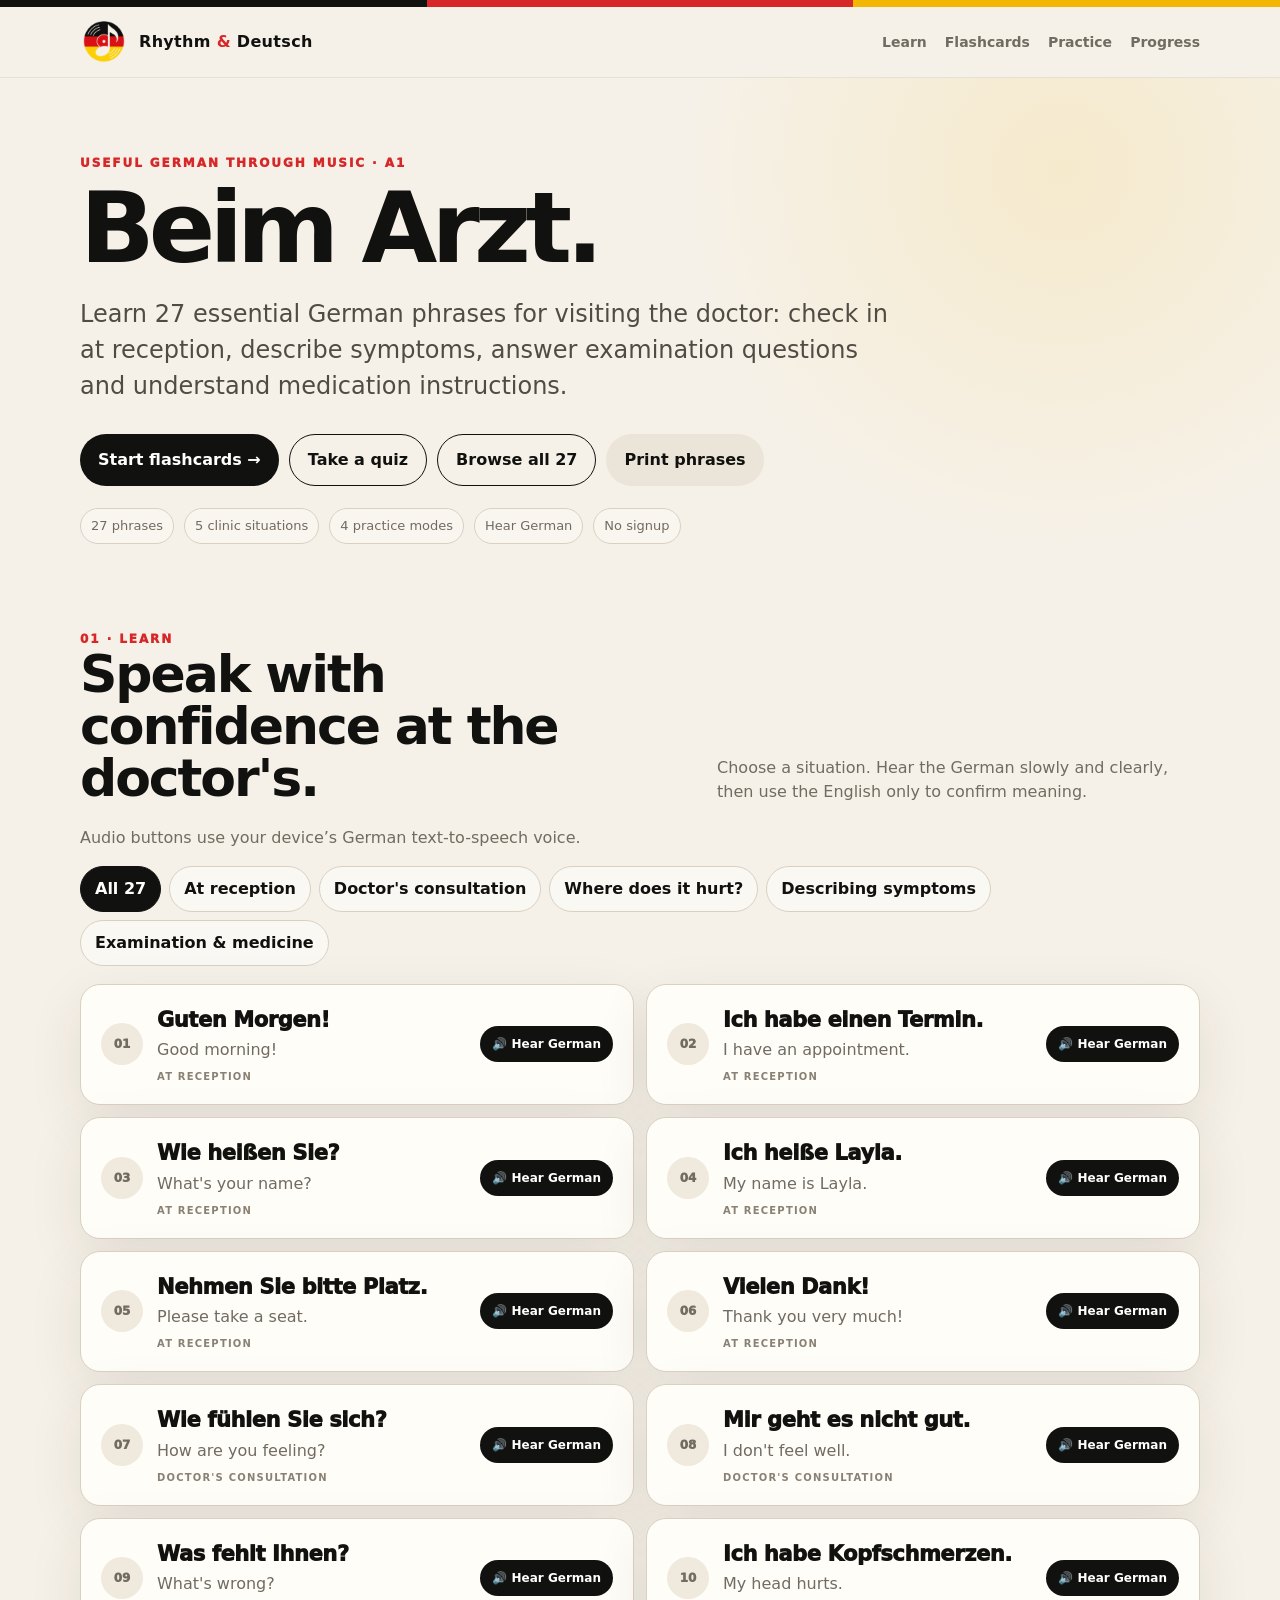
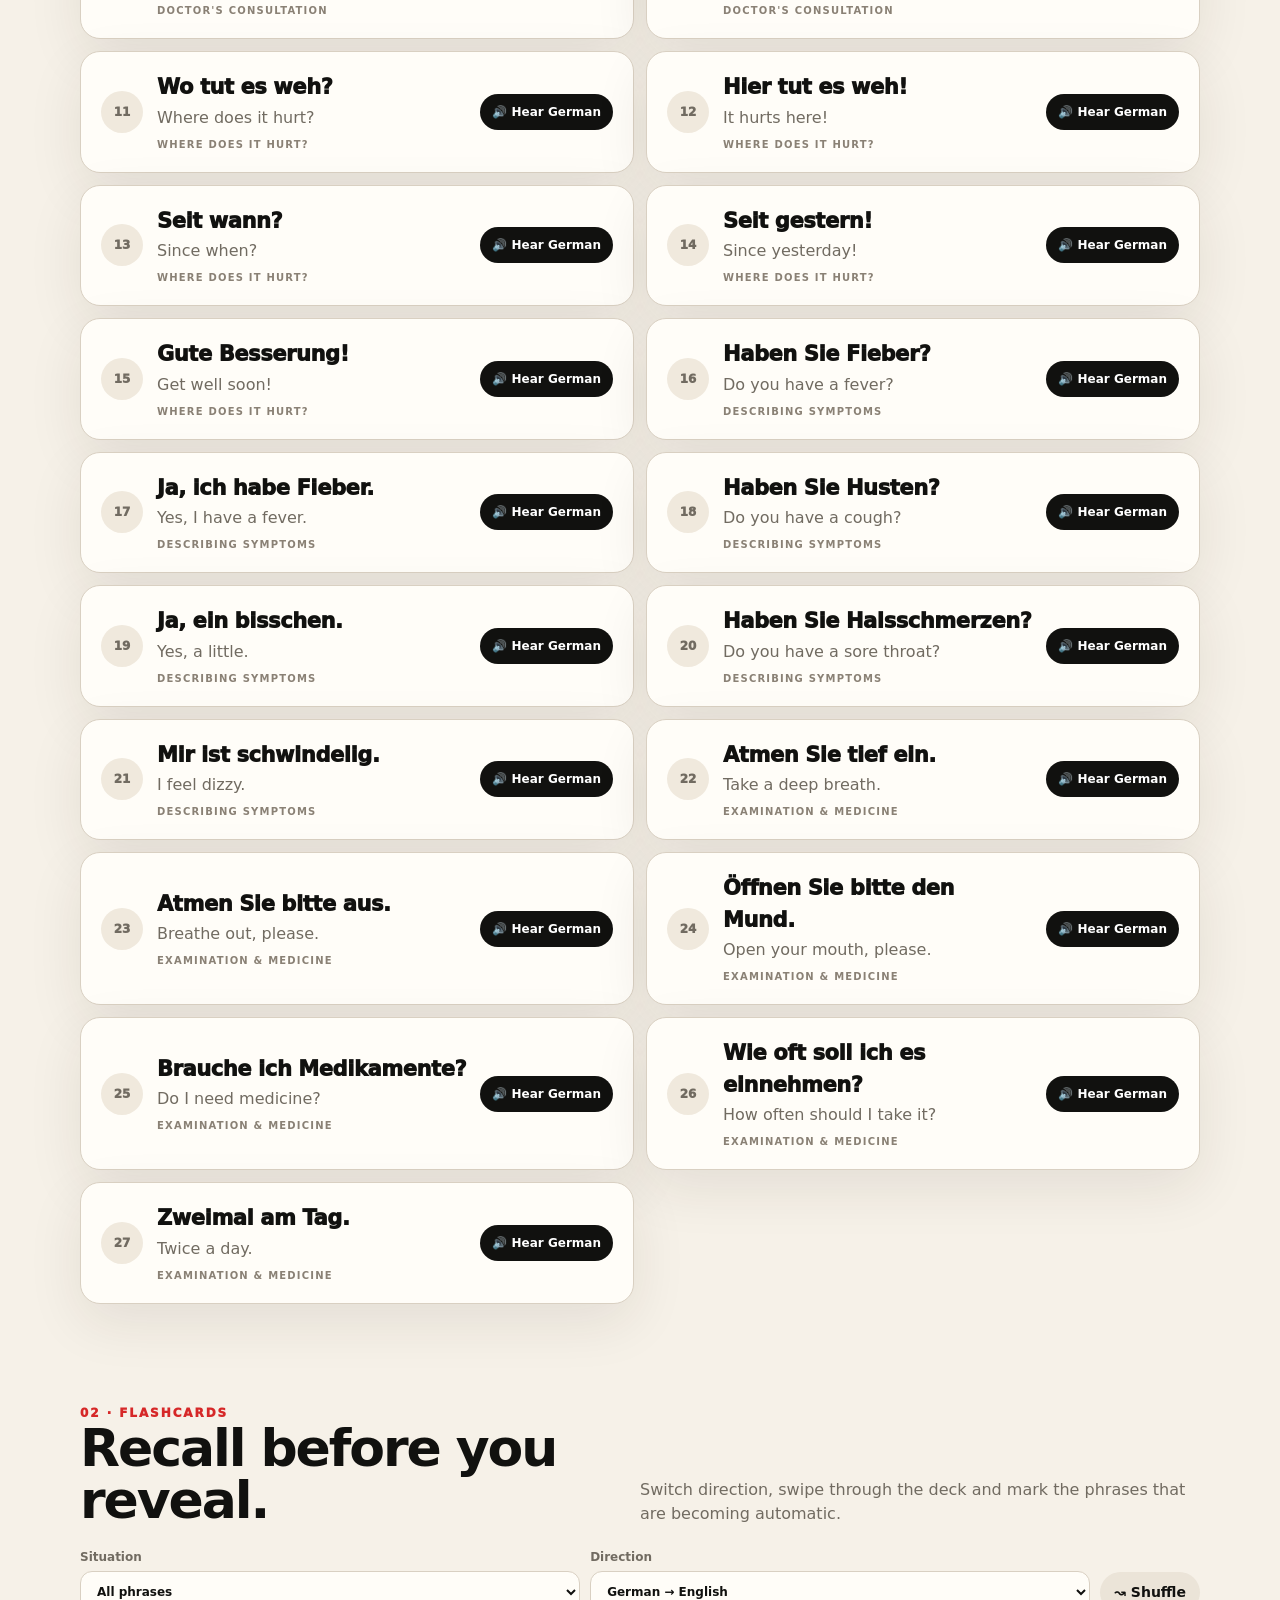
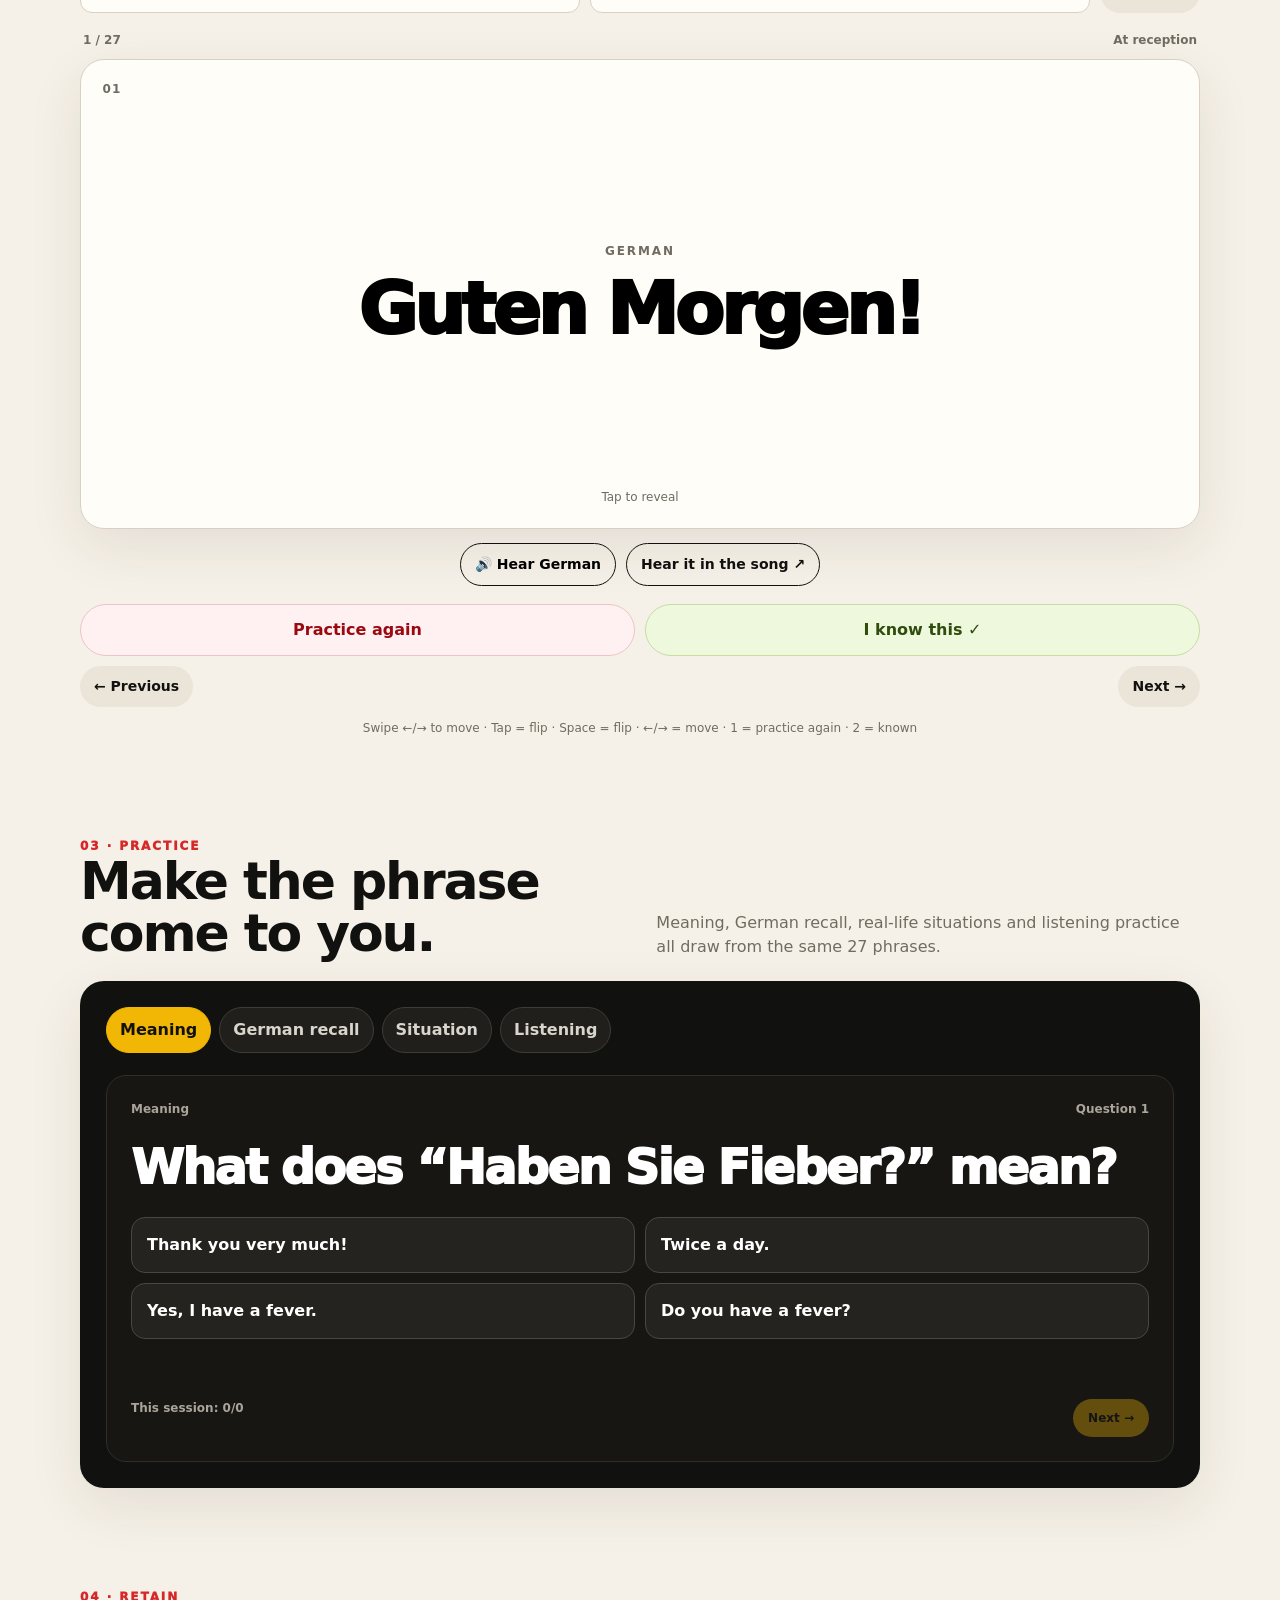
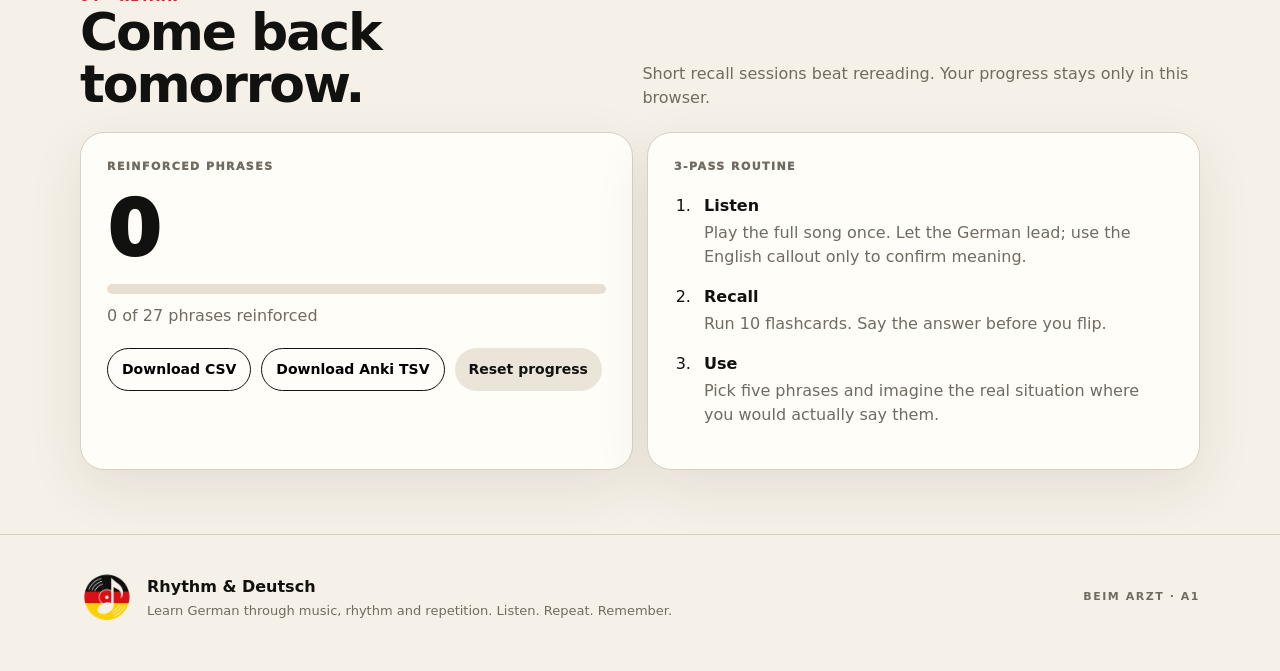
<file: beim-arzt/index.html>
<!doctype html>
<html lang="en">
<head>
<meta charset="utf-8">
<meta name="viewport" content="width=device-width,initial-scale=1,viewport-fit=cover">
<meta name="theme-color" content="#11110f">
<meta name="description" content="Practice 27 essential German doctor, symptom and reception phrases from Beim Arzt by Rhythm & Deutsch, with flashcards, listening, quizzes and local progress.">
<title>Beim Arzt — German Doctor & Health Phrases Practice | Rhythm & Deutsch</title>
<link rel="icon" type="image/webp" href="https://yahai.github.io/rhythm-deutsch/100-verbs/assets/logo.webp?v=20261017">
<link rel="apple-touch-icon" href="https://yahai.github.io/rhythm-deutsch/100-verbs/assets/logo.webp?v=20261017">
<style>
:root{--ink:#11110f;--paper:#f6f1e8;--card:#fffdf8;--muted:#716b61;--line:#d9d0c2;--red:#d62828;--gold:#f2b705;--green:#2f6b3d;--shadow:0 18px 55px rgba(40,30,18,.09);--r:24px}
*{box-sizing:border-box}html{scroll-behavior:smooth}section{scroll-margin-top:90px}:focus-visible{outline:3px solid var(--red);outline-offset:4px}@media(prefers-reduced-motion:reduce){html{scroll-behavior:auto}.flashcard-inner,.bar span{transition:none}}body{margin:0;background:var(--paper);color:var(--ink);font:16px/1.5 Inter,ui-sans-serif,system-ui,-apple-system,BlinkMacSystemFont,"Segoe UI",sans-serif}button,select{font:inherit}button{cursor:pointer}a{color:inherit}.wrap{width:min(1120px,calc(100% - 32px));margin:auto}.flagbar{height:7px;background:linear-gradient(90deg,#111 0 33.33%,var(--red) 33.33% 66.66%,var(--gold) 66.66%)}nav{position:sticky;top:0;z-index:20;background:rgba(246,241,232,.94);backdrop-filter:blur(16px);border-bottom:1px solid rgba(17,17,15,.08)}.navrow{min-height:70px;display:flex;align-items:center;justify-content:space-between;gap:18px}.brand{display:flex;align-items:center;gap:11px;text-decoration:none;font-weight:900;letter-spacing:.02em}.brand b{color:var(--red)}.brandlogo{width:48px;height:48px;object-fit:contain}.navlinks{display:flex;gap:18px}.navlinks a{text-decoration:none;font-size:14px;font-weight:750;color:var(--muted)}
.hero{padding:76px 0 50px;background:radial-gradient(circle at 83% 18%,rgba(242,183,5,.12),transparent 33%)}.eyebrow{font-size:12px;letter-spacing:.16em;text-transform:uppercase;font-weight:950;color:var(--red)}h1{font-size:clamp(48px,8.5vw,98px);line-height:.9;letter-spacing:-.06em;margin:12px 0 24px;max-width:950px}.hero p{max-width:820px;font-size:clamp(18px,2.2vw,24px);color:#504b44;margin:0}.actions,.meta,.downloads,.flash-audio,.flash-nav{display:flex;flex-wrap:wrap;gap:10px}.actions{margin-top:30px}.btn{border:0;border-radius:999px;padding:13px 18px;font-weight:850;text-decoration:none;display:inline-flex;align-items:center;justify-content:center}.btn.compact{padding:10px 14px;font-size:14px}.primary{background:var(--ink);color:#fff}.secondary{background:transparent;border:1px solid var(--ink)}.ghost{background:#ebe4d8;color:var(--ink)}.disabled{opacity:.48;cursor:not-allowed}.meta{margin-top:22px;color:var(--muted);font-size:13px}.meta span{padding:7px 10px;border:1px solid var(--line);border-radius:999px;background:rgba(255,255,255,.35)}
.section{padding:36px 0 64px}.sectionhead{display:flex;justify-content:space-between;align-items:end;gap:22px;margin-bottom:22px}.sectionhead h2{font-size:clamp(30px,5vw,52px);line-height:1;letter-spacing:-.04em;margin:0}.sectionhead p{margin:0;max-width:560px;color:var(--muted)}.filters{display:flex;gap:8px;flex-wrap:wrap;margin-bottom:18px}.filter{border:1px solid var(--line);background:rgba(255,255,255,.45);border-radius:999px;padding:10px 14px;font-weight:850;color:var(--ink)}.filter.active{background:var(--ink);color:#fff;border-color:var(--ink)}
.phrasegrid{display:grid;grid-template-columns:repeat(2,1fr);gap:12px}.phrase{background:var(--card);border:1px solid var(--line);border-radius:20px;padding:20px;box-shadow:var(--shadow);display:grid;grid-template-columns:auto 1fr auto;gap:14px;align-items:center}.phrase-num{width:42px;height:42px;border-radius:50%;display:grid;place-items:center;background:#f0e9dd;color:var(--muted);font-size:12px;font-weight:950}.phrase-de{overflow-wrap:anywhere;font-size:21px;font-weight:950;letter-spacing:-.02em}.phrase-en{color:var(--muted);margin-top:2px}.phrase-cat{font-size:10px;text-transform:uppercase;letter-spacing:.12em;color:#8a8175;margin-top:7px;font-weight:850}.hear{border:0;border-radius:999px;background:var(--ink);color:white;padding:9px 12px;font-size:12px;font-weight:850;white-space:nowrap}
.flash-toolbar{display:grid;grid-template-columns:1fr 1fr auto;gap:10px;align-items:end;margin-bottom:18px}.flash-toolbar label{font-size:12px;font-weight:850;color:var(--muted)}.flash-toolbar select{width:100%;display:block;margin-top:5px;border:1px solid var(--line);background:var(--card);color:var(--ink);border-radius:12px;padding:12px}.flash-status{display:flex;justify-content:space-between;color:var(--muted);font-size:12px;font-weight:850;margin:0 3px 10px}.flashcard-wrap{perspective:1200px}.flashcard{display:block;width:100%;height:min(54vh,470px);min-height:360px;border:0;background:transparent;padding:0;touch-action:pan-y;-webkit-tap-highlight-color:transparent}.flashcard-inner{position:relative;display:block;width:100%;height:100%;transition:transform .55s cubic-bezier(.2,.75,.2,1);transform-style:preserve-3d}.flashcard.flipped .flashcard-inner{transform:rotateY(180deg)}.card-face{position:absolute;inset:0;backface-visibility:hidden;border-radius:var(--r);border:1px solid var(--line);box-shadow:var(--shadow);display:flex;flex-direction:column;align-items:center;justify-content:center;padding:32px;background:var(--card)}.card-back{transform:rotateY(180deg);background:var(--ink);color:var(--paper)}.card-number{position:absolute;top:20px;left:22px;font-size:12px;font-weight:900;letter-spacing:.1em;color:var(--muted)}.card-back .card-number{color:#aaa49a}.card-kicker{font-size:12px;text-transform:uppercase;letter-spacing:.16em;font-weight:900;color:var(--muted);margin-bottom:12px}.card-prompt{overflow-wrap:anywhere;font-size:clamp(34px,7vw,72px);line-height:1.03;font-weight:950;letter-spacing:-.05em;text-align:center;max-width:900px}.tap-hint{position:absolute;bottom:22px;font-size:12px;color:var(--muted)}.card-answer{overflow-wrap:anywhere;font-size:clamp(28px,6vw,58px);line-height:1.05;font-weight:950;letter-spacing:-.04em;text-align:center}.card-german{font-size:18px;color:#c8c1b7;text-align:center;margin-top:18px}.flash-audio{justify-content:center;margin-top:14px}.flash-rating{display:grid;grid-template-columns:1fr 1fr;gap:10px;margin-top:18px}.review-btn,.known-btn{border-radius:999px;padding:13px 18px;font-weight:850}.review-btn{background:#fff1f1;color:#9b0810;border:1px solid #efc4c7}.known-btn{background:#eef8dd;color:#304d0d;border:1px solid #c7dda2}.flash-nav{justify-content:space-between;margin-top:10px}.keyboard-note{text-align:center;font-size:12px;color:var(--muted);margin:12px 0 0}
.practice{background:var(--ink);color:white;padding:26px;border-radius:var(--r);box-shadow:var(--shadow)}.tabs{display:flex;flex-wrap:wrap;gap:8px;margin-bottom:22px}.tab{border:1px solid #3e3c38;background:#201f1c;color:#d9d4cc;padding:10px 13px;border-radius:999px;font-weight:850}.tab.active{background:var(--gold);color:#111;border-color:var(--gold)}.quiz{background:#171613;border:1px solid #302e29;border-radius:20px;padding:24px}.qmeta,.quizfoot{display:flex;justify-content:space-between;gap:16px;color:#aaa49a;font-size:12px;font-weight:850}.question{font-size:clamp(28px,5vw,48px);font-weight:950;letter-spacing:-.04em;line-height:1.07;margin:24px 0}.listen-btn{border:1px solid #575148;background:#24221e;color:#fff;padding:11px 14px;border-radius:999px;font-weight:850;margin:-6px 0 18px}.hidden{display:none}.answers{display:grid;grid-template-columns:1fr 1fr;gap:10px}.answer{border:1px solid #4a4741;background:#25231f;color:#fff;border-radius:14px;padding:15px;text-align:left;font-weight:800}.answer:hover{border-color:#81796e}.answer.correct{background:#1d4b28;border-color:#367a46}.answer.wrong{background:#5a1f24;border-color:#a53b44}.answer:disabled{cursor:default}.feedback{min-height:28px;color:#d0cac1;margin:16px 0}.quizfoot button{border:0;border-radius:999px;padding:10px 15px;font-weight:900;background:var(--gold);color:#111}.quizfoot button:disabled{opacity:.35;cursor:not-allowed}
.retain-grid{display:grid;grid-template-columns:1fr 1fr;gap:14px}.retain-card{background:var(--card);border:1px solid var(--line);border-radius:var(--r);padding:26px;box-shadow:var(--shadow)}.retain-title{font-size:11px;letter-spacing:.13em;font-weight:950;color:var(--muted)}.retain-number{font-size:76px;line-height:1;font-weight:950;letter-spacing:-.06em;margin:16px 0}.bar{height:10px;background:#e8dfd2;border-radius:999px;overflow:hidden}.bar span{display:block;height:100%;width:0;background:linear-gradient(90deg,var(--red),var(--gold));transition:width .35s}.retain-copy{color:var(--muted);margin:10px 0 20px}.routine{margin:18px 0 0;padding-left:22px}.routine li{padding:0 0 16px 8px}.routine strong,.routine span{display:block}.routine span{color:var(--muted);margin-top:3px}
footer{padding:36px 0 46px;border-top:1px solid var(--line)}.footrow{display:flex;align-items:center;justify-content:space-between;gap:24px}.footerbrand{display:flex;align-items:center;gap:13px}.footerbrandlogo{width:54px;height:54px;object-fit:contain}.footerbrand p{margin:2px 0 0;color:var(--muted);font-size:13px}.small{font-size:11px;letter-spacing:.14em;color:var(--muted);font-weight:900}
@media(max-width:760px){.navlinks{display:none}.hero{padding-top:52px}.phrasegrid,.retain-grid,.answers{grid-template-columns:1fr}.phrase{grid-template-columns:auto 1fr}.phrase .hear{grid-column:2;justify-self:start}.flash-toolbar{grid-template-columns:1fr 1fr}.flash-toolbar .btn{grid-column:1/-1}.sectionhead{align-items:flex-start;flex-direction:column}.flashcard{min-height:330px;height:48vh}.footrow{align-items:flex-start;flex-direction:column}.small{display:none}}
@media print{nav,.actions,.filters,.flash-toolbar,.flash-audio,.flash-rating,.flash-nav,.keyboard-note,#flashcards,#practice,.downloads,.flagbar{display:none!important}.hero{padding:30px 0 20px}.phrasegrid{grid-template-columns:1fr 1fr}.phrase{box-shadow:none;break-inside:avoid}.section{padding:18px 0}.retain-grid{display:none}body{background:white}}

@media(prefers-reduced-motion:reduce){.flashcard-inner,.bar span{transition:none}}
</style>
<script defer src="https://cloud.umami.is/script.js" data-website-id="da624a16-4aff-4937-9284-92357a6e5438"></script>
</head>
<body>
<div class="flagbar"></div>
<nav>
  <div class="wrap navrow">
    <a class="brand" href="#top">
      <img class="brandlogo" src="https://yahai.github.io/rhythm-deutsch/100-verbs/assets/logo.webp?v=20261017" alt="Rhythm & Deutsch logo">
      <span>Rhythm <b>&</b> Deutsch</span>
    </a>
    <div class="navlinks"><a href="#learn">Learn</a><a href="#flashcards">Flashcards</a><a href="#practice">Practice</a><a href="#progress">Progress</a></div>
  </div>
</nav>

<header class="hero" id="top">
  <div class="wrap">
    <div class="eyebrow">Useful German Through Music · A1</div>
    <h1>Beim Arzt.</h1>
    <p>Learn 27 essential German phrases for visiting the doctor: check in at reception, describe symptoms, answer examination questions and understand medication instructions.</p>
    <div class="actions">
      <a class="btn primary" href="#flashcards" data-umami-event="arzt-start-flashcards">Start flashcards →</a>
      <a class="btn secondary" href="#practice" data-umami-event="arzt-open-quiz">Take a quiz</a>
      <a class="btn secondary" href="#learn" data-umami-event="arzt-browse-all">Browse all 27</a>
      <button class="btn ghost" id="printBtn">Print phrases</button>
    </div>
    <div class="meta"><span>27 phrases</span><span>5 clinic situations</span><span>4 practice modes</span><span>Hear German</span><span>No signup</span></div>
  </div>
</header>

<main>
<section class="section" id="learn">
  <div class="wrap">
    <div class="sectionhead">
      <div><div class="eyebrow">01 · Learn</div><h2>Speak with confidence at the doctor's.</h2></div>
      <p>Choose a situation. Hear the German slowly and clearly, then use the English only to confirm meaning.</p>
    </div>
    <p id="audioStatus" role="status" style="color:var(--muted)">Audio buttons use your device’s German text-to-speech voice.</p><div class="filters" id="filters"></div>
    <div class="phrasegrid" id="phraseGrid"></div>
  </div>
</section>

<section class="section" id="flashcards">
  <div class="wrap">
    <div class="sectionhead">
      <div><div class="eyebrow">02 · Flashcards</div><h2>Recall before you reveal.</h2></div>
      <p>Switch direction, swipe through the deck and mark the phrases that are becoming automatic.</p>
    </div>

    <div class="flash-toolbar">
      <label>Situation
        <select id="cardCategory"><option value="all">All phrases</option></select>
      </label>
      <label>Direction
        <select id="cardDirection">
          <option value="de-en">German → English</option>
          <option value="en-de">English → German</option>
          <option value="mixed">Mixed</option>
        </select>
      </label>
      <button class="btn ghost compact" id="shuffleCards">↝ Shuffle</button>
    </div>

    <div class="flash-status"><span id="cardPosition">1 / 27</span><span id="cardContext">At reception</span></div>
    <div class="flashcard-wrap">
      <button class="flashcard" id="flashcard" type="button" aria-label="Flip flashcard" aria-pressed="false">
        <span class="flashcard-inner">
          <span class="card-face card-front">
            <span class="card-number" id="frontNumber">01</span>
            <span class="card-kicker" id="frontKicker">German</span>
            <strong class="card-prompt" id="frontPrompt">Guten Morgen!</strong>
            <span class="tap-hint">Tap to reveal</span>
          </span>
          <span class="card-face card-back">
            <span class="card-number" id="backNumber">01</span>
            <strong class="card-answer" id="backAnswer">Good morning!</strong>
            <span class="card-german" id="cardGerman">Guten Morgen!</span>
          </span>
        </span>
      </button>
    </div>
    <div class="flash-audio">
      <button class="btn secondary compact" id="speakCard" data-umami-event="arzt-hear-card">🔊 Hear German</button>
      <a class="btn secondary compact" id="songCard" href="https://youtu.be/63jrAVFIEaw" target="_blank" rel="noopener">Hear it in the song ↗</a>
    </div>
    <div class="flash-rating"><button class="review-btn" id="reviewCard">Practice again</button><button class="known-btn" id="knownCard">I know this ✓</button></div>
    <div class="flash-nav"><button class="btn ghost compact" id="prevCard">← Previous</button><button class="btn ghost compact" id="nextCard">Next →</button></div>
    <p class="keyboard-note">Swipe ←/→ to move · Tap = flip · Space = flip · ←/→ = move · 1 = practice again · 2 = known</p>
  </div>
</section>

<section class="section" id="practice">
  <div class="wrap">
    <div class="sectionhead">
      <div><div class="eyebrow">03 · Practice</div><h2>Make the phrase come to you.</h2></div>
      <p>Meaning, German recall, real-life situations and listening practice all draw from the same 27 phrases.</p>
    </div>
    <div class="practice">
      <div class="tabs" id="tabs"></div>
      <div class="quiz">
        <div class="qmeta"><span id="qMode"></span><span id="qCount"></span></div>
        <div class="question" id="question"></div>
        <button class="listen-btn hidden" id="listenPrompt">🔊 Play German</button>
        <p id="listeningStatus" role="status" style="color:#d0cac1"></p><div class="answers" id="answers"></div>
        <div class="feedback" id="feedback"></div>
        <div class="quizfoot"><span id="score"></span><button id="nextBtn" disabled>Next →</button></div>
      </div>
    </div>
  </div>
</section>

<section class="section" id="progress">
  <div class="wrap">
    <div class="sectionhead">
      <div><div class="eyebrow">04 · Retain</div><h2>Come back tomorrow.</h2></div>
      <p>Short recall sessions beat rereading. Your progress stays only in this browser.</p>
    </div>
    <div class="retain-grid">
      <article class="retain-card">
        <div class="retain-title">REINFORCED PHRASES</div>
        <div class="retain-number" id="mastered">0</div>
        <div class="bar"><span id="bar"></span></div>
        <div class="retain-copy" id="progressLabel">0 of 27 phrases reinforced</div>
        <div class="downloads"><button class="btn secondary compact" id="csvBtn">Download CSV</button><button class="btn secondary compact" id="ankiBtn">Download Anki TSV</button><button class="btn ghost compact" id="resetBtn">Reset progress</button></div>
      </article>
      <article class="retain-card">
        <div class="retain-title">3-PASS ROUTINE</div>
        <ol class="routine">
          <li><div><strong>Listen</strong><span>Play the full song once. Let the German lead; use the English callout only to confirm meaning.</span></div></li>
          <li><div><strong>Recall</strong><span>Run 10 flashcards. Say the answer before you flip.</span></div></li>
          <li><div><strong>Use</strong><span>Pick five phrases and imagine the real situation where you would actually say them.</span></div></li>
        </ol>
      </article>
    </div>
  </div>
</section>
</main>

<footer>
  <div class="wrap footrow">
    <div class="footerbrand">
      <img class="footerbrandlogo" src="https://yahai.github.io/rhythm-deutsch/100-verbs/assets/logo.webp?v=20261017" alt="Rhythm & Deutsch logo">
      <div><strong>Rhythm & Deutsch</strong><p>Learn German through music, rhythm and repetition. Listen. Repeat. Remember.</p></div>
    </div>
    <div class="small">BEIM ARZT · A1</div>
  </div>
</footer>
<script>
(function(){
"use strict";
var $=function(s){return document.querySelector(s)},$$=function(s){return Array.prototype.slice.call(document.querySelectorAll(s))};
var PHRASES=[{"id":1,"key":"good-morning","de":"Guten Morgen!","en":"Good morning!","cat":"At reception","scene":"Greet the receptionist politely in the morning.","startMs":13240},{"id":2,"key":"appointment","de":"Ich habe einen Termin.","en":"I have an appointment.","cat":"At reception","scene":"Tell reception that you have a doctor's appointment.","startMs":17980},{"id":3,"key":"whats-your-name","de":"Wie heißen Sie?","en":"What's your name?","cat":"At reception","scene":"Ask a patient politely for their name.","startMs":22480},{"id":4,"key":"my-name-is","de":"Ich heiße Layla.","en":"My name is Layla.","cat":"At reception","scene":"Introduce yourself by name at the reception desk.","startMs":28100},{"id":5,"key":"take-a-seat","de":"Nehmen Sie bitte Platz.","en":"Please take a seat.","cat":"At reception","scene":"Ask a patient politely to take a seat in the waiting room.","startMs":33840},{"id":6,"key":"thank-you","de":"Vielen Dank!","en":"Thank you very much!","cat":"At reception","scene":"Thank the receptionist or doctor warmly.","startMs":38000},{"id":7,"key":"how-feeling","de":"Wie fühlen Sie sich?","en":"How are you feeling?","cat":"Doctor's consultation","scene":"Ask the patient how they are feeling today.","startMs":40800},{"id":8,"key":"not-well","de":"Mir geht es nicht gut.","en":"I don't feel well.","cat":"Doctor's consultation","scene":"Tell the doctor that you do not feel well.","startMs":44520},{"id":9,"key":"whats-wrong","de":"Was fehlt Ihnen?","en":"What's wrong?","cat":"Doctor's consultation","scene":"Ask the patient what is wrong or what symptoms they have.","startMs":51060},{"id":10,"key":"headache","de":"Ich habe Kopfschmerzen.","en":"My head hurts.","cat":"Doctor's consultation","scene":"Tell the doctor that you have a headache.","startMs":53620},{"id":11,"key":"where-hurt","de":"Wo tut es weh?","en":"Where does it hurt?","cat":"Where does it hurt?","scene":"Ask the patient where it hurts.","startMs":56300},{"id":12,"key":"hurts-here","de":"Hier tut es weh!","en":"It hurts here!","cat":"Where does it hurt?","scene":"Point and tell the doctor that it hurts right here.","startMs":60880},{"id":13,"key":"since-when","de":"Seit wann?","en":"Since when?","cat":"Where does it hurt?","scene":"Ask how long the symptom or pain has lasted.","startMs":63540},{"id":14,"key":"since-yesterday","de":"Seit gestern!","en":"Since yesterday!","cat":"Where does it hurt?","scene":"Explain that the pain or symptom started yesterday.","startMs":65160},{"id":15,"key":"get-well","de":"Gute Besserung!","en":"Get well soon!","cat":"Where does it hurt?","scene":"Wish the patient a speedy recovery.","startMs":70600},{"id":16,"key":"fever-question","de":"Haben Sie Fieber?","en":"Do you have a fever?","cat":"Describing symptoms","scene":"Ask the patient whether they have a fever.","startMs":87340},{"id":17,"key":"fever-answer","de":"Ja, ich habe Fieber.","en":"Yes, I have a fever.","cat":"Describing symptoms","scene":"Confirm to the doctor that you have a fever.","startMs":90120},{"id":18,"key":"cough-question","de":"Haben Sie Husten?","en":"Do you have a cough?","cat":"Describing symptoms","scene":"Ask the patient whether they have a cough.","startMs":92820},{"id":19,"key":"yes-little","de":"Ja, ein bisschen.","en":"Yes, a little.","cat":"Describing symptoms","scene":"Say that you have a symptom only a little bit.","startMs":95480},{"id":20,"key":"sore-throat","de":"Haben Sie Halsschmerzen?","en":"Do you have a sore throat?","cat":"Describing symptoms","scene":"Ask the patient whether they have a sore throat.","startMs":98120},{"id":21,"key":"dizzy","de":"Mir ist schwindelig.","en":"I feel dizzy.","cat":"Describing symptoms","scene":"Tell the doctor that you feel dizzy.","startMs":100940},{"id":22,"key":"breathe-in","de":"Atmen Sie tief ein.","en":"Take a deep breath.","cat":"Examination & medicine","scene":"Instruct the patient to take a deep breath during examination.","startMs":123640},{"id":23,"key":"breathe-out","de":"Atmen Sie bitte aus.","en":"Breathe out, please.","cat":"Examination & medicine","scene":"Instruct the patient politely to breathe out.","startMs":128760},{"id":24,"key":"open-mouth","de":"Öffnen Sie bitte den Mund.","en":"Open your mouth, please.","cat":"Examination & medicine","scene":"Ask the patient politely to open their mouth.","startMs":134080},{"id":25,"key":"need-medicine","de":"Brauche ich Medikamente?","en":"Do I need medicine?","cat":"Examination & medicine","scene":"Ask the doctor whether you need medication.","startMs":138500},{"id":26,"key":"how-often","de":"Wie oft soll ich es einnehmen?","en":"How often should I take it?","cat":"Examination & medicine","scene":"Ask how often you should take the prescribed medicine.","startMs":143000},{"id":27,"key":"twice-a-day","de":"Zweimal am Tag.","en":"Twice a day.","cat":"Examination & medicine","scene":"Explain that the medicine should be taken twice a day.","startMs":149260}];
var CATS=[];PHRASES.forEach(function(p){if(CATS.indexOf(p.cat)<0)CATS.push(p.cat)});
var STORAGE="rd-beim-arzt-v1";
var progress={mastered:{},review:{},attempts:0,correct:0};
try{progress=Object.assign(progress,JSON.parse(localStorage.getItem(STORAGE)||"{}"))}catch(e){}
var state={filter:"all",cardPool:PHRASES.slice(),cardIndex:0,cardDirection:"de-en",mode:"meaning",count:0,attempts:0,correct:0,answered:false,q:null};
var modes={meaning:"Meaning",recall:"German recall",situation:"Situation",listening:"Listening"};
function esc(s){return String(s).replace(/[&<>"']/g,function(c){return{"&":"&amp;","<":"&lt;",">":"&gt;",'"':"&quot;","'":"&#039;"}[c]})}
function save(){try{localStorage.setItem(STORAGE,JSON.stringify(progress))}catch(e){}updateProgress()}
function speakGerman(text){if(!("speechSynthesis" in window)){document.getElementById("audioStatus").textContent="German speech is unavailable on this device.";return;}window.speechSynthesis.cancel();var u=new SpeechSynthesisUtterance(text);u.lang="de-DE";u.rate=.78;u.pitch=1;var vs=window.speechSynthesis.getVoices();var v=vs.find(function(x){return /^de(-|_)/i.test(x.lang)})||vs.find(function(x){return /German/i.test(x.name)});if(!v){var msg="No German voice is available on this device. Choose Meaning, German recall or Situation to continue.";document.getElementById("audioStatus").textContent=msg;if(state.mode==="listening"){document.getElementById("listeningStatus").textContent=msg;$$(".answer").forEach(function(b){b.disabled=true})}return;}document.getElementById("audioStatus").textContent="";document.getElementById("listeningStatus").textContent="";if(state.mode==="listening"&&!state.answered)$$(".answer").forEach(function(b){b.disabled=false});u.voice=v;window.speechSynthesis.speak(u)}
function renderFilters(){var a=["all"].concat(CATS);$("#filters").innerHTML=a.map(function(c){return '<button class="filter '+(state.filter===c?'active':'')+'" data-cat="'+esc(c)+'">'+(c==="all"?"All 27":esc(c))+'</button>'}).join("");$$('.filter').forEach(function(b){b.onclick=function(){state.filter=b.dataset.cat;renderFilters();renderPhrases()}})}
function renderPhrases(){var a=PHRASES.filter(function(p){return state.filter==="all"||p.cat===state.filter});$("#phraseGrid").innerHTML=a.map(function(p){return '<article class="phrase"><div class="phrase-num">'+String(p.id).padStart(2,"0")+'</div><div><div class="phrase-de">'+esc(p.de)+'</div><div class="phrase-en">'+esc(p.en)+'</div><div class="phrase-cat">'+esc(p.cat)+'</div></div><button class="hear" data-speak="'+encodeURIComponent(p.de)+'" data-umami-event="arzt-hear-german">🔊 Hear German</button></article>'}).join("")}
function fillCategorySelect(){var opts='<option value="all">All phrases</option>'+CATS.map(function(c){return '<option value="'+esc(c)+'">'+esc(c)+'</option>'}).join("");$("#cardCategory").innerHTML=opts}
function resetCardPool(){var c=$("#cardCategory").value;state.cardPool=PHRASES.filter(function(p){return c==="all"||p.cat===c});state.cardIndex=0;renderCard()}
function currentCard(){return state.cardPool[state.cardIndex]||PHRASES[0]}
function cardSides(p){var d=state.cardDirection;if(d==="mixed")d=p.id%2?"de-en":"en-de";return d==="de-en"?{k:"German",front:p.de,back:p.en,german:p.de}:{k:"English",front:p.en,back:p.de,german:p.de}}
function renderCard(){var p=currentCard(),s=cardSides(p),c=$("#flashcard");c.classList.remove("flipped");c.setAttribute("aria-pressed","false");$("#frontNumber").textContent=$("#backNumber").textContent=String(p.id).padStart(2,"0");$("#frontKicker").textContent=s.k;$("#frontPrompt").textContent=s.front;$("#backAnswer").textContent=s.back;$("#cardGerman").textContent=s.german;$("#cardPosition").textContent=(state.cardIndex+1)+" / "+state.cardPool.length;$("#cardContext").textContent=p.cat;$("#songCard").href="https://youtu.be/63jrAVFIEaw?t="+Math.floor(p.startMs/1000)}
function nextCard(){state.cardIndex=(state.cardIndex+1)%state.cardPool.length;renderCard()}function prevCard(){state.cardIndex=(state.cardIndex-1+state.cardPool.length)%state.cardPool.length;renderCard()}
function shuffleCards(){for(var i=state.cardPool.length-1;i>0;i--){var j=Math.floor(Math.random()*(i+1)),t=state.cardPool[i];state.cardPool[i]=state.cardPool[j];state.cardPool[j]=t}state.cardIndex=0;renderCard()}
function markCard(type){var p=currentCard();if(type==="known"){progress.mastered[p.id]=1;delete progress.review[p.id]}else{progress.review[p.id]=1;delete progress.mastered[p.id]}save();nextCard()}
function shuffle(a){a=a.slice();for(var i=a.length-1;i>0;i--){var j=Math.floor(Math.random()*(i+1)),t=a[i];a[i]=a[j];a[j]=t}return a}function pick(a){return a[Math.floor(Math.random()*a.length)]}
function answers(correct,pool){var u=Array.from(new Set(pool.filter(function(x){return x!==correct})));return shuffle([correct].concat(shuffle(u).slice(0,3)))}
function question(){var p=pick(PHRASES),q="",correct="",pool=[],spoken=null;if(state.mode==="meaning"){q='What does “'+p.de+'” mean?';correct=p.en;pool=PHRASES.map(function(x){return x.en})}if(state.mode==="recall"){q='How do you say “'+p.en+'” in German?';correct=p.de;pool=PHRASES.map(function(x){return x.de})}if(state.mode==="situation"){q=p.scene;correct=p.de;pool=PHRASES.map(function(x){return x.de})}if(state.mode==="listening"){q="Listen, then choose the meaning.";correct=p.en;pool=PHRASES.map(function(x){return x.en});spoken=p.de}return{p:p,q:q,correct:correct,answers:answers(correct,pool),spoken:spoken}}
function renderTabs(){$("#tabs").innerHTML=Object.keys(modes).map(function(k){return '<button class="tab '+(state.mode===k?'active':'')+'" data-mode="'+k+'" data-umami-event="arzt-quiz-mode" data-umami-event-mode="'+k+'">'+modes[k]+'</button>'}).join("");$$('.tab').forEach(function(b){b.onclick=function(){state.mode=b.dataset.mode;renderTabs();nextQuestion()}})}
function nextQuestion(){document.getElementById("listeningStatus").textContent="";state.answered=false;state.q=question();state.count++;$("#qMode").textContent=modes[state.mode];$("#qCount").textContent="Question "+state.count;$("#question").textContent=state.q.q;$("#listenPrompt").classList.toggle("hidden",!state.q.spoken);$("#answers").innerHTML=state.q.answers.map(function(a){return '<button class="answer" data-a="'+encodeURIComponent(a)+'">'+esc(a)+'</button>'}).join("");$("#feedback").textContent="";$("#nextBtn").disabled=true;$$('.answer').forEach(function(b){b.onclick=function(){answerQuestion(b,decodeURIComponent(b.dataset.a))}});score()}
function answerQuestion(btn,a){if(state.answered)return;state.answered=true;progress.attempts++;state.attempts++;var ok=a===state.q.correct;if(ok){state.correct++;progress.correct++;progress.mastered[state.q.p.id]=1;delete progress.review[state.q.p.id];btn.classList.add("correct");$("#feedback").textContent="Correct. "+state.q.p.de+" — "+state.q.p.en}else{progress.review[state.q.p.id]=1;btn.classList.add("wrong");$$('.answer').forEach(function(x){if(decodeURIComponent(x.dataset.a)===state.q.correct)x.classList.add("correct")});$("#feedback").textContent="Answer: "+state.q.correct}$$('.answer').forEach(function(x){x.disabled=true});$("#nextBtn").disabled=false;save();score()}
function score(){var done=state.attempts;$("#score").textContent="This session: "+state.correct+"/"+Math.max(0,done)}
function updateProgress(){var m=Math.min(27,Object.keys(progress.mastered).length);$("#mastered").textContent=m;$("#bar").style.width=(m/27*100)+"%";$("#progressLabel").textContent=m+" of 27 phrases reinforced"}
function dl(name,text,type){var a=document.createElement("a");a.href=URL.createObjectURL(new Blob([text],{type:type||"text/plain"}));a.download=name;a.click();setTimeout(function(){URL.revokeObjectURL(a.href)},500)}
function csv(){var rows=["number,category,german,english"];PHRASES.forEach(function(p){rows.push([p.id,p.cat,p.de,p.en].map(function(x){return '"'+String(x).replaceAll('"','""')+'"'}).join(","))});dl("beim-arzt-27-german-doctor-phrases.csv",rows.join("\n"),"text/csv")}
function anki(){dl("beim-arzt-27-german-doctor-phrases-anki.tsv",PHRASES.map(function(p){return p.de+"\t"+p.en+"\t"+p.cat}).join("\n"),"text/tab-separated-values")}
var sx=0,sy=0,suppress=false;$("#flashcard").onclick=function(){if(suppress)return;var on=this.classList.toggle("flipped");this.setAttribute("aria-pressed",on?"true":"false")};$("#flashcard").addEventListener("touchstart",function(e){if(e.touches&&e.touches.length){sx=e.touches[0].clientX;sy=e.touches[0].clientY}},{passive:true});$("#flashcard").addEventListener("touchend",function(e){if(!e.changedTouches||!e.changedTouches.length)return;var dx=e.changedTouches[0].clientX-sx,dy=e.changedTouches[0].clientY-sy;if(Math.abs(dx)<50||Math.abs(dx)<=Math.abs(dy)*1.15)return;suppress=true;dx<0?nextCard():prevCard();setTimeout(function(){suppress=false},250)},{passive:true});
$("#cardCategory").onchange=resetCardPool;$("#cardDirection").onchange=function(){state.cardDirection=this.value;renderCard()};$("#shuffleCards").onclick=shuffleCards;$("#prevCard").onclick=prevCard;$("#nextCard").onclick=nextCard;$("#reviewCard").onclick=function(){markCard("review")};$("#knownCard").onclick=function(){markCard("known")};$("#speakCard").onclick=function(){speakGerman(currentCard().de)};$("#listenPrompt").onclick=function(){if(state.q&&state.q.spoken)speakGerman(state.q.spoken)};$("#nextBtn").onclick=nextQuestion;$("#csvBtn").onclick=csv;$("#ankiBtn").onclick=anki;$("#printBtn").onclick=function(){window.print()};$("#resetBtn").onclick=function(){if(confirm("Reset your phrase progress on this device?")){progress={mastered:{},review:{},attempts:0,correct:0};save();resetCardPool()}};
document.addEventListener("click",function(e){var b=e.target.closest(".hear");if(!b)return;speakGerman(decodeURIComponent(b.dataset.speak))});document.addEventListener("keydown",function(e){if(["SELECT","INPUT","TEXTAREA","BUTTON","A"].indexOf(document.activeElement.tagName)>=0)return;var box=document.getElementById("flashcard").getBoundingClientRect();if(box.bottom<0||box.top>window.innerHeight)return;if(e.key===" "){e.preventDefault();$("#flashcard").click()}if(e.key==="ArrowRight")nextCard();if(e.key==="ArrowLeft")prevCard();if(e.key==="1")markCard("review");if(e.key==="2")markCard("known")});
renderFilters();renderPhrases();fillCategorySelect();renderTabs();resetCardPool();nextQuestion();updateProgress();
})();

</script>
</body>
</html>
</file>
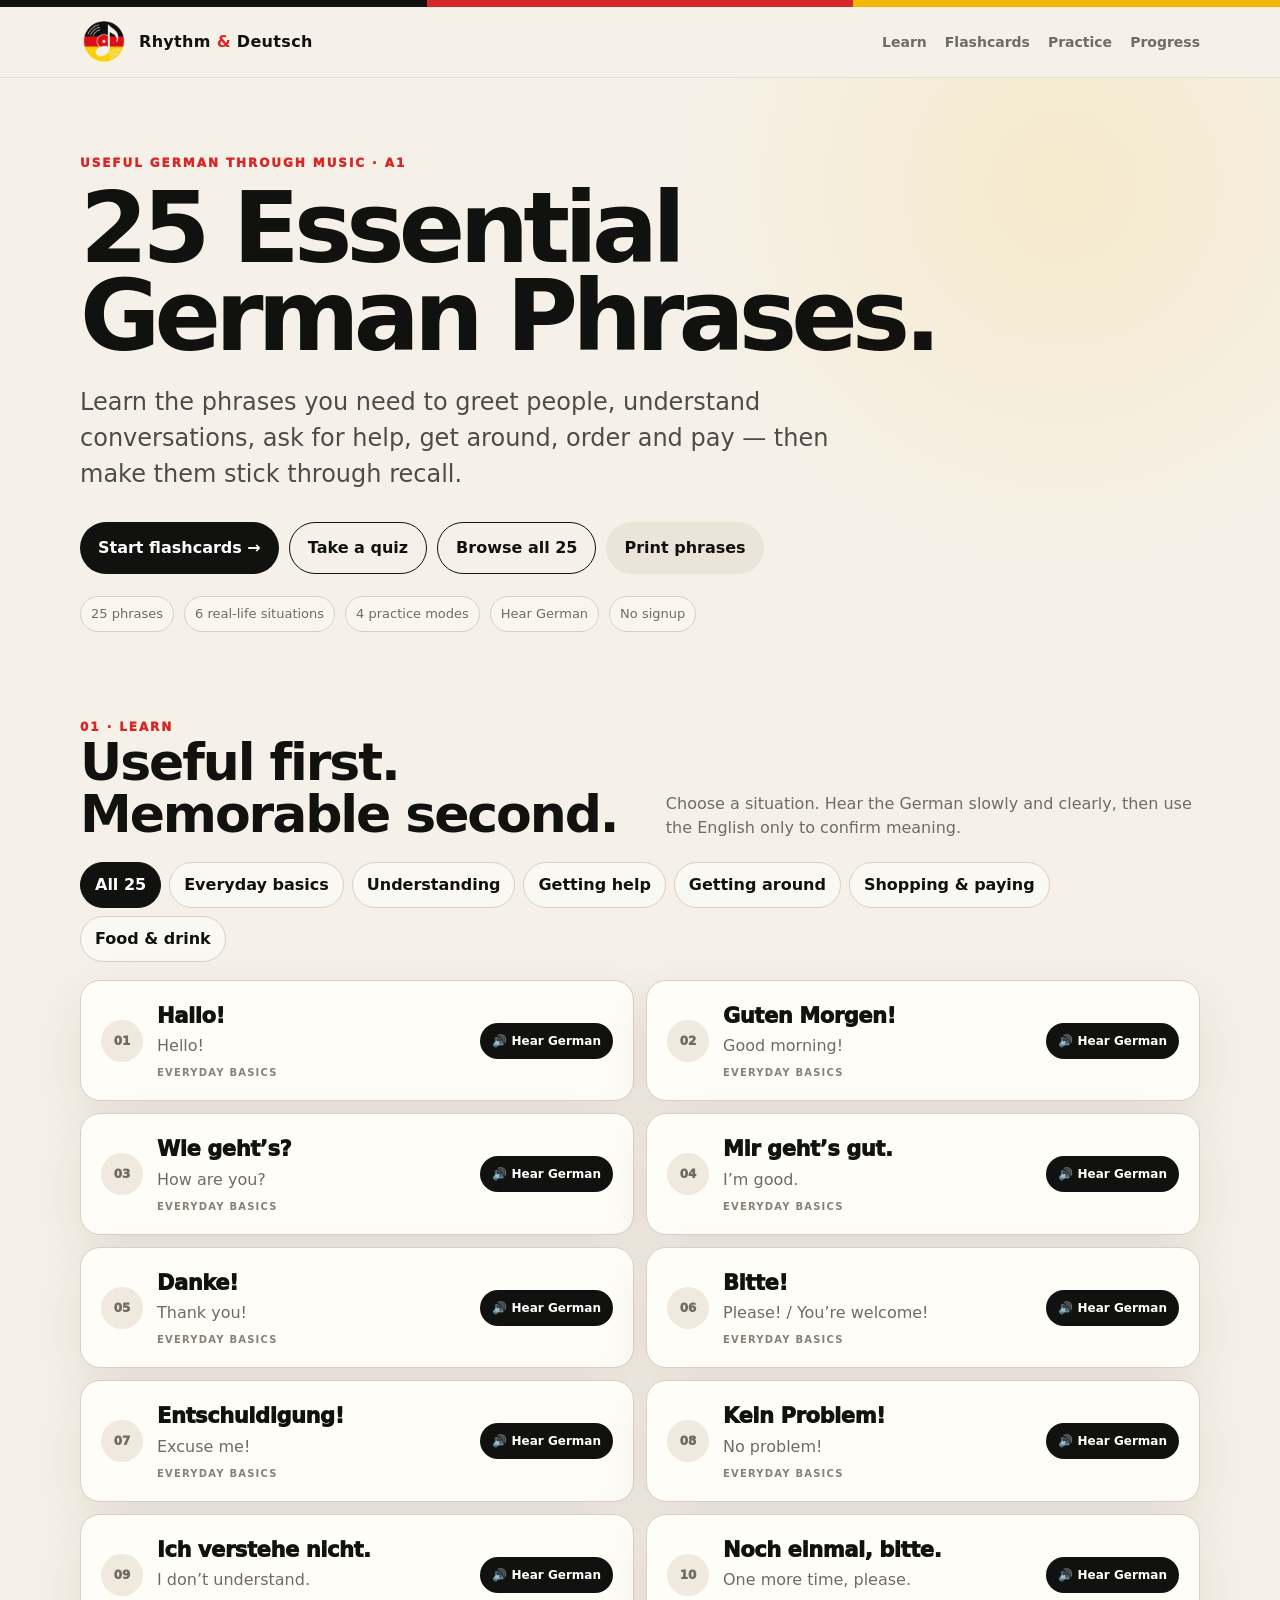
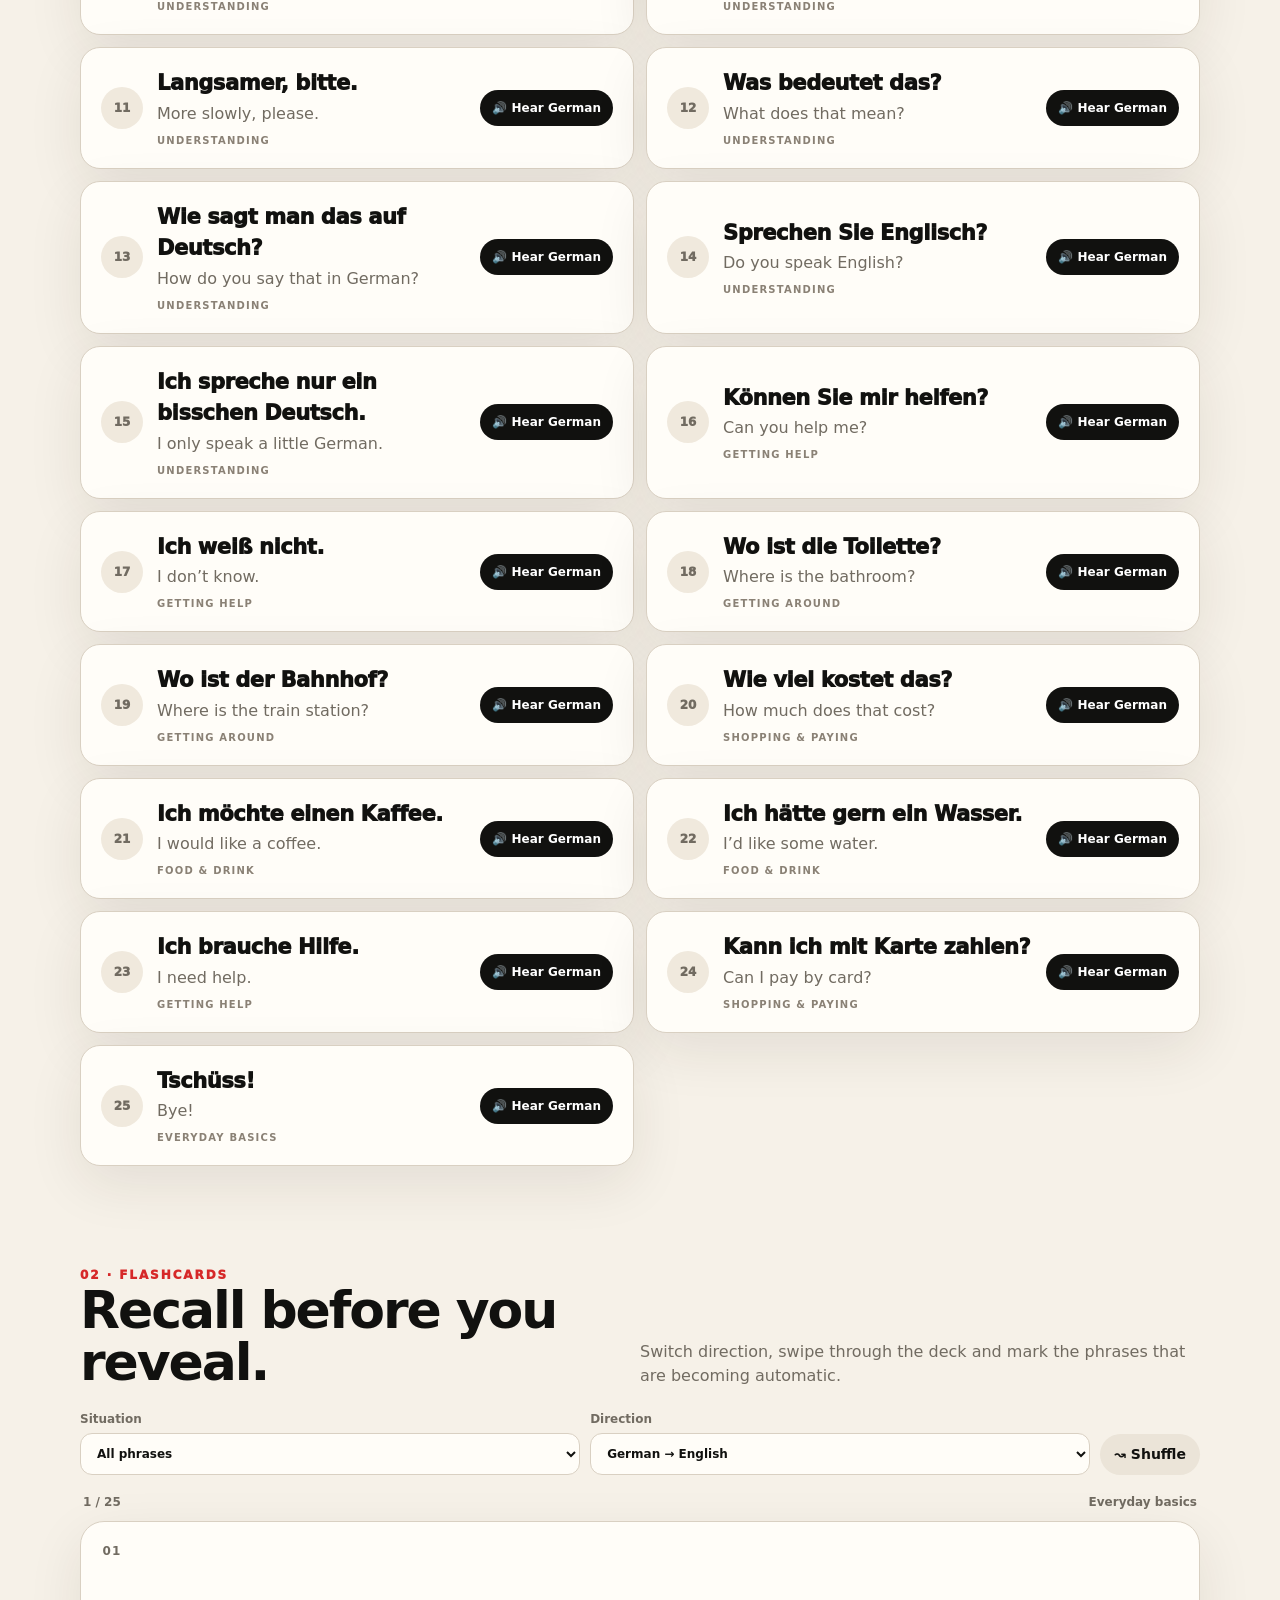
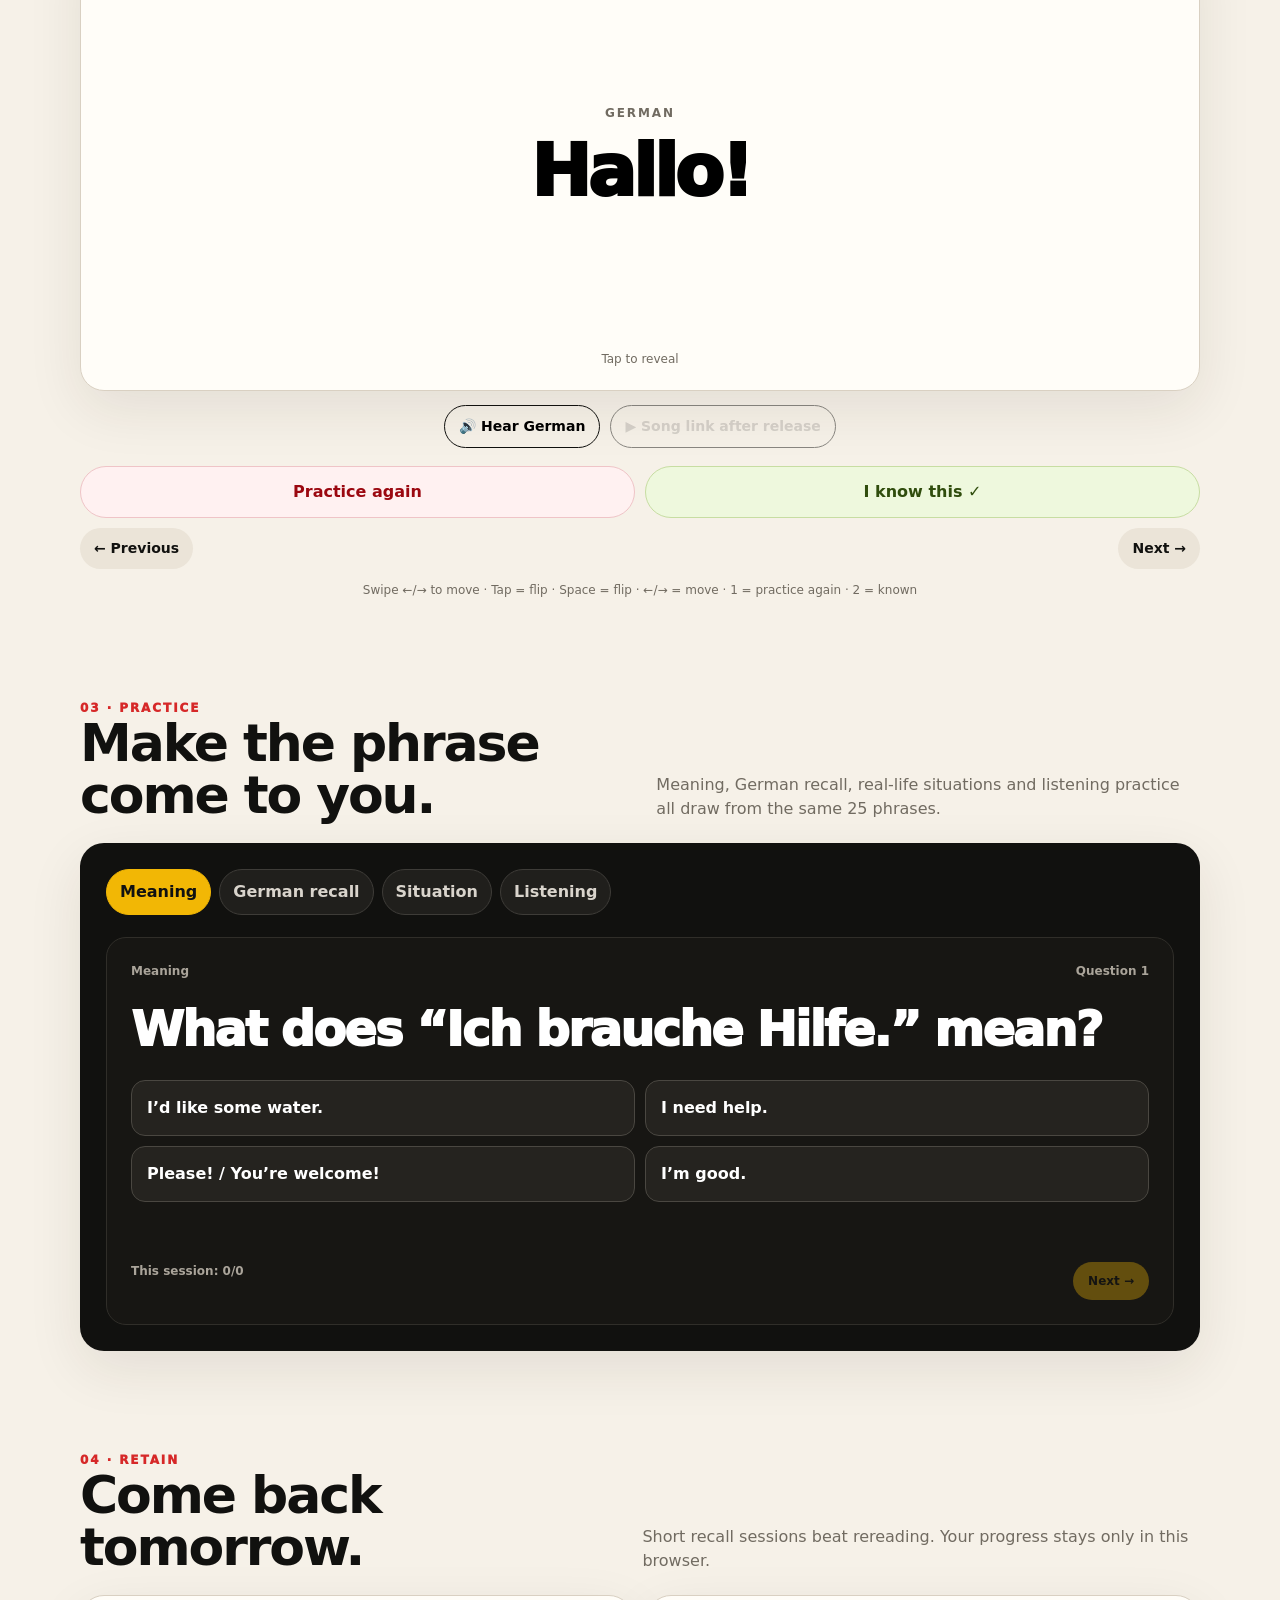
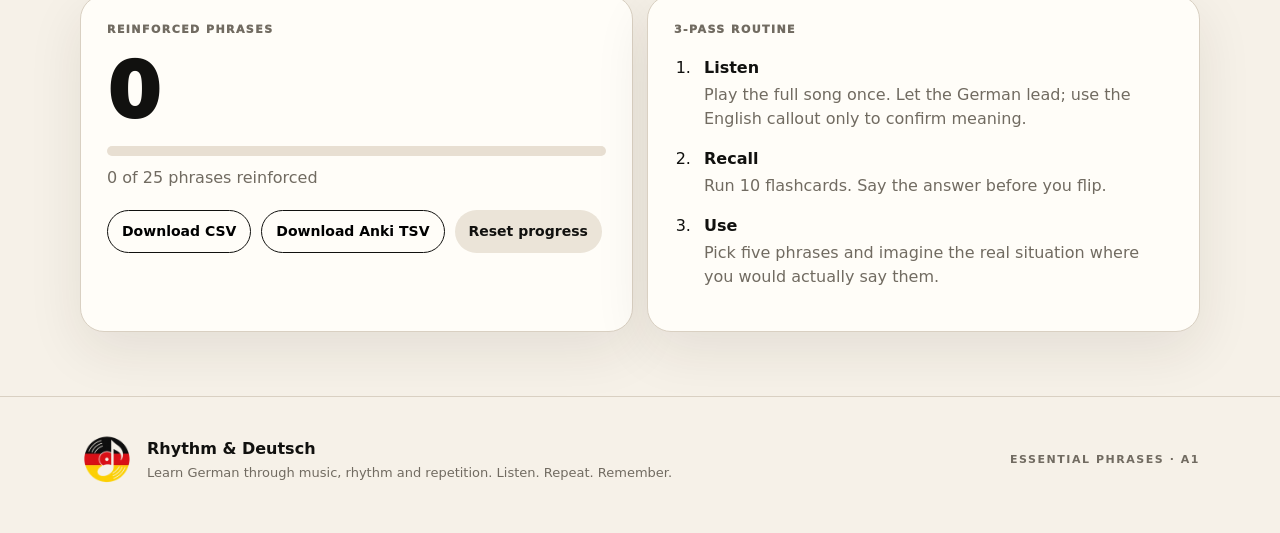
<file: essential-german-phrases/index.html>
<!doctype html>
<html lang="en">
<head>
<meta charset="utf-8">
<meta name="viewport" content="width=device-width,initial-scale=1,viewport-fit=cover">
<meta name="theme-color" content="#11110f">
<meta name="description" content="Interactive companion for 25 Essential German Phrases Through Music by Rhythm & Deutsch. Learn, hear, recall and practice useful A1 German phrases.">
<title>25 Essential German Phrases Through Music | Rhythm & Deutsch</title>
<link rel="icon" type="image/webp" href="../100-verbs/assets/logo.webp?v=20261009">
<link rel="apple-touch-icon" href="../100-verbs/assets/logo.webp?v=20261009">
<style>
:root{--ink:#11110f;--paper:#f6f1e8;--card:#fffdf8;--muted:#716b61;--line:#d9d0c2;--red:#d62828;--gold:#f2b705;--green:#2f6b3d;--shadow:0 18px 55px rgba(40,30,18,.09);--r:24px}
*{box-sizing:border-box}html{scroll-behavior:smooth}body{margin:0;background:var(--paper);color:var(--ink);font:16px/1.5 Inter,ui-sans-serif,system-ui,-apple-system,BlinkMacSystemFont,"Segoe UI",sans-serif}button,select{font:inherit}button{cursor:pointer}a{color:inherit}.wrap{width:min(1120px,calc(100% - 32px));margin:auto}.flagbar{height:7px;background:linear-gradient(90deg,#111 0 33.33%,var(--red) 33.33% 66.66%,var(--gold) 66.66%)}nav{position:sticky;top:0;z-index:20;background:rgba(246,241,232,.94);backdrop-filter:blur(16px);border-bottom:1px solid rgba(17,17,15,.08)}.navrow{min-height:70px;display:flex;align-items:center;justify-content:space-between;gap:18px}.brand{display:flex;align-items:center;gap:11px;text-decoration:none;font-weight:900;letter-spacing:.02em}.brand b{color:var(--red)}.brandlogo{width:48px;height:48px;object-fit:contain}.navlinks{display:flex;gap:18px}.navlinks a{text-decoration:none;font-size:14px;font-weight:750;color:var(--muted)}
.hero{padding:76px 0 50px;background:radial-gradient(circle at 83% 18%,rgba(242,183,5,.12),transparent 33%)}.eyebrow{font-size:12px;letter-spacing:.16em;text-transform:uppercase;font-weight:950;color:var(--red)}h1{font-size:clamp(48px,8.5vw,98px);line-height:.9;letter-spacing:-.06em;margin:12px 0 24px;max-width:950px}.hero p{max-width:820px;font-size:clamp(18px,2.2vw,24px);color:#504b44;margin:0}.actions,.meta,.downloads,.flash-audio,.flash-nav{display:flex;flex-wrap:wrap;gap:10px}.actions{margin-top:30px}.btn{border:0;border-radius:999px;padding:13px 18px;font-weight:850;text-decoration:none;display:inline-flex;align-items:center;justify-content:center}.btn.compact{padding:10px 14px;font-size:14px}.primary{background:var(--ink);color:#fff}.secondary{background:transparent;border:1px solid var(--ink)}.ghost{background:#ebe4d8;color:var(--ink)}.disabled{opacity:.48;cursor:not-allowed}.meta{margin-top:22px;color:var(--muted);font-size:13px}.meta span{padding:7px 10px;border:1px solid var(--line);border-radius:999px;background:rgba(255,255,255,.35)}
.section{padding:36px 0 64px}.sectionhead{display:flex;justify-content:space-between;align-items:end;gap:22px;margin-bottom:22px}.sectionhead h2{font-size:clamp(30px,5vw,52px);line-height:1;letter-spacing:-.04em;margin:0}.sectionhead p{margin:0;max-width:560px;color:var(--muted)}.filters{display:flex;gap:8px;flex-wrap:wrap;margin-bottom:18px}.filter{border:1px solid var(--line);background:rgba(255,255,255,.45);border-radius:999px;padding:10px 14px;font-weight:850;color:var(--ink)}.filter.active{background:var(--ink);color:#fff;border-color:var(--ink)}
.phrasegrid{display:grid;grid-template-columns:repeat(2,1fr);gap:12px}.phrase{background:var(--card);border:1px solid var(--line);border-radius:20px;padding:20px;box-shadow:var(--shadow);display:grid;grid-template-columns:auto 1fr auto;gap:14px;align-items:center}.phrase-num{width:42px;height:42px;border-radius:50%;display:grid;place-items:center;background:#f0e9dd;color:var(--muted);font-size:12px;font-weight:950}.phrase-de{font-size:21px;font-weight:950;letter-spacing:-.02em}.phrase-en{color:var(--muted);margin-top:2px}.phrase-cat{font-size:10px;text-transform:uppercase;letter-spacing:.12em;color:#8a8175;margin-top:7px;font-weight:850}.hear{border:0;border-radius:999px;background:var(--ink);color:white;padding:9px 12px;font-size:12px;font-weight:850;white-space:nowrap}
.flash-toolbar{display:grid;grid-template-columns:1fr 1fr auto;gap:10px;align-items:end;margin-bottom:18px}.flash-toolbar label{font-size:12px;font-weight:850;color:var(--muted)}.flash-toolbar select{width:100%;display:block;margin-top:5px;border:1px solid var(--line);background:var(--card);color:var(--ink);border-radius:12px;padding:12px}.flash-status{display:flex;justify-content:space-between;color:var(--muted);font-size:12px;font-weight:850;margin:0 3px 10px}.flashcard-wrap{perspective:1200px}.flashcard{display:block;width:100%;height:min(54vh,470px);min-height:360px;border:0;background:transparent;padding:0;touch-action:pan-y;-webkit-tap-highlight-color:transparent}.flashcard-inner{position:relative;display:block;width:100%;height:100%;transition:transform .55s cubic-bezier(.2,.75,.2,1);transform-style:preserve-3d}.flashcard.flipped .flashcard-inner{transform:rotateY(180deg)}.card-face{position:absolute;inset:0;backface-visibility:hidden;border-radius:var(--r);border:1px solid var(--line);box-shadow:var(--shadow);display:flex;flex-direction:column;align-items:center;justify-content:center;padding:32px;background:var(--card)}.card-back{transform:rotateY(180deg);background:var(--ink);color:var(--paper)}.card-number{position:absolute;top:20px;left:22px;font-size:12px;font-weight:900;letter-spacing:.1em;color:var(--muted)}.card-back .card-number{color:#aaa49a}.card-kicker{font-size:12px;text-transform:uppercase;letter-spacing:.16em;font-weight:900;color:var(--muted);margin-bottom:12px}.card-prompt{font-size:clamp(34px,7vw,72px);line-height:1.03;font-weight:950;letter-spacing:-.05em;text-align:center;max-width:900px}.tap-hint{position:absolute;bottom:22px;font-size:12px;color:var(--muted)}.card-answer{font-size:clamp(28px,6vw,58px);line-height:1.05;font-weight:950;letter-spacing:-.04em;text-align:center}.card-german{font-size:18px;color:#c8c1b7;text-align:center;margin-top:18px}.flash-audio{justify-content:center;margin-top:14px}.flash-rating{display:grid;grid-template-columns:1fr 1fr;gap:10px;margin-top:18px}.review-btn,.known-btn{border-radius:999px;padding:13px 18px;font-weight:850}.review-btn{background:#fff1f1;color:#9b0810;border:1px solid #efc4c7}.known-btn{background:#eef8dd;color:#304d0d;border:1px solid #c7dda2}.flash-nav{justify-content:space-between;margin-top:10px}.keyboard-note{text-align:center;font-size:12px;color:var(--muted);margin:12px 0 0}
.practice{background:var(--ink);color:white;padding:26px;border-radius:var(--r);box-shadow:var(--shadow)}.tabs{display:flex;flex-wrap:wrap;gap:8px;margin-bottom:22px}.tab{border:1px solid #3e3c38;background:#201f1c;color:#d9d4cc;padding:10px 13px;border-radius:999px;font-weight:850}.tab.active{background:var(--gold);color:#111;border-color:var(--gold)}.quiz{background:#171613;border:1px solid #302e29;border-radius:20px;padding:24px}.qmeta,.quizfoot{display:flex;justify-content:space-between;gap:16px;color:#aaa49a;font-size:12px;font-weight:850}.question{font-size:clamp(28px,5vw,48px);font-weight:950;letter-spacing:-.04em;line-height:1.07;margin:24px 0}.listen-btn{border:1px solid #575148;background:#24221e;color:#fff;padding:11px 14px;border-radius:999px;font-weight:850;margin:-6px 0 18px}.hidden{display:none}.answers{display:grid;grid-template-columns:1fr 1fr;gap:10px}.answer{border:1px solid #4a4741;background:#25231f;color:#fff;border-radius:14px;padding:15px;text-align:left;font-weight:800}.answer:hover{border-color:#81796e}.answer.correct{background:#1d4b28;border-color:#367a46}.answer.wrong{background:#5a1f24;border-color:#a53b44}.answer:disabled{cursor:default}.feedback{min-height:28px;color:#d0cac1;margin:16px 0}.quizfoot button{border:0;border-radius:999px;padding:10px 15px;font-weight:900;background:var(--gold);color:#111}.quizfoot button:disabled{opacity:.35;cursor:not-allowed}
.retain-grid{display:grid;grid-template-columns:1fr 1fr;gap:14px}.retain-card{background:var(--card);border:1px solid var(--line);border-radius:var(--r);padding:26px;box-shadow:var(--shadow)}.retain-title{font-size:11px;letter-spacing:.13em;font-weight:950;color:var(--muted)}.retain-number{font-size:76px;line-height:1;font-weight:950;letter-spacing:-.06em;margin:16px 0}.bar{height:10px;background:#e8dfd2;border-radius:999px;overflow:hidden}.bar span{display:block;height:100%;width:0;background:linear-gradient(90deg,var(--red),var(--gold));transition:width .35s}.retain-copy{color:var(--muted);margin:10px 0 20px}.routine{margin:18px 0 0;padding-left:22px}.routine li{padding:0 0 16px 8px}.routine strong,.routine span{display:block}.routine span{color:var(--muted);margin-top:3px}
footer{padding:36px 0 46px;border-top:1px solid var(--line)}.footrow{display:flex;align-items:center;justify-content:space-between;gap:24px}.footerbrand{display:flex;align-items:center;gap:13px}.footerbrandlogo{width:54px;height:54px;object-fit:contain}.footerbrand p{margin:2px 0 0;color:var(--muted);font-size:13px}.small{font-size:11px;letter-spacing:.14em;color:var(--muted);font-weight:900}
@media(max-width:760px){.navlinks{display:none}.hero{padding-top:52px}.phrasegrid,.retain-grid,.answers{grid-template-columns:1fr}.phrase{grid-template-columns:auto 1fr}.phrase .hear{grid-column:2;justify-self:start}.flash-toolbar{grid-template-columns:1fr 1fr}.flash-toolbar .btn{grid-column:1/-1}.sectionhead{align-items:flex-start;flex-direction:column}.flashcard{min-height:330px;height:48vh}.footrow{align-items:flex-start;flex-direction:column}.small{display:none}}
@media print{nav,.actions,.filters,.flash-toolbar,.flash-audio,.flash-rating,.flash-nav,.keyboard-note,#flashcards,#practice,.downloads,.flagbar{display:none!important}.hero{padding:30px 0 20px}.phrasegrid{grid-template-columns:1fr 1fr}.phrase{box-shadow:none;break-inside:avoid}.section{padding:18px 0}.retain-grid{display:none}body{background:white}}

</style>
<script defer src="https://cloud.umami.is/script.js" data-website-id="da624a16-4aff-4937-9284-92357a6e5438"></script>
</head>
<body>
<div class="flagbar"></div>
<nav>
  <div class="wrap navrow">
    <a class="brand" href="#top">
      <img class="brandlogo" src="../100-verbs/assets/logo.webp?v=20261009" alt="Rhythm & Deutsch logo">
      <span>Rhythm <b>&</b> Deutsch</span>
    </a>
    <div class="navlinks"><a href="#learn">Learn</a><a href="#flashcards">Flashcards</a><a href="#practice">Practice</a><a href="#progress">Progress</a></div>
  </div>
</nav>

<header class="hero" id="top">
  <div class="wrap">
    <div class="eyebrow">Useful German Through Music · A1</div>
    <h1>25 Essential<br>German Phrases.</h1>
    <p>Learn the phrases you need to greet people, understand conversations, ask for help, get around, order and pay — then make them stick through recall.</p>
    <div class="actions">
      <a class="btn primary" href="#flashcards" data-umami-event="phrases-start-flashcards">Start flashcards →</a>
      <a class="btn secondary" href="#practice" data-umami-event="phrases-open-quiz">Take a quiz</a>
      <a class="btn secondary" href="#learn" data-umami-event="phrases-browse-all">Browse all 25</a>
      <button class="btn ghost" id="printBtn">Print phrases</button>
    </div>
    <div class="meta"><span>25 phrases</span><span>6 real-life situations</span><span>4 practice modes</span><span>Hear German</span><span>No signup</span></div>
  </div>
</header>

<main>
<section class="section" id="learn">
  <div class="wrap">
    <div class="sectionhead">
      <div><div class="eyebrow">01 · Learn</div><h2>Useful first. Memorable second.</h2></div>
      <p>Choose a situation. Hear the German slowly and clearly, then use the English only to confirm meaning.</p>
    </div>
    <div class="filters" id="filters"></div>
    <div class="phrasegrid" id="phraseGrid"></div>
  </div>
</section>

<section class="section" id="flashcards">
  <div class="wrap">
    <div class="sectionhead">
      <div><div class="eyebrow">02 · Flashcards</div><h2>Recall before you reveal.</h2></div>
      <p>Switch direction, swipe through the deck and mark the phrases that are becoming automatic.</p>
    </div>

    <div class="flash-toolbar">
      <label>Situation
        <select id="cardCategory"><option value="all">All phrases</option></select>
      </label>
      <label>Direction
        <select id="cardDirection">
          <option value="de-en">German → English</option>
          <option value="en-de">English → German</option>
          <option value="mixed">Mixed</option>
        </select>
      </label>
      <button class="btn ghost compact" id="shuffleCards">↝ Shuffle</button>
    </div>

    <div class="flash-status"><span id="cardPosition">1 / 25</span><span id="cardContext">Everyday basics</span></div>
    <div class="flashcard-wrap">
      <button class="flashcard" id="flashcard" type="button" aria-label="Flip flashcard" aria-pressed="false">
        <span class="flashcard-inner">
          <span class="card-face card-front">
            <span class="card-number" id="frontNumber">01</span>
            <span class="card-kicker" id="frontKicker">German</span>
            <strong class="card-prompt" id="frontPrompt">Hallo!</strong>
            <span class="tap-hint">Tap to reveal</span>
          </span>
          <span class="card-face card-back">
            <span class="card-number" id="backNumber">01</span>
            <strong class="card-answer" id="backAnswer">Hello!</strong>
            <span class="card-german" id="cardGerman">Hallo!</span>
          </span>
        </span>
      </button>
    </div>
    <div class="flash-audio">
      <button class="btn secondary compact" id="speakCard" data-umami-event="phrases-hear-card">🔊 Hear German</button>
      <button class="btn secondary compact disabled" id="songCard" type="button" disabled>▶ Song link after release</button>
    </div>
    <div class="flash-rating"><button class="review-btn" id="reviewCard">Practice again</button><button class="known-btn" id="knownCard">I know this ✓</button></div>
    <div class="flash-nav"><button class="btn ghost compact" id="prevCard">← Previous</button><button class="btn ghost compact" id="nextCard">Next →</button></div>
    <p class="keyboard-note">Swipe ←/→ to move · Tap = flip · Space = flip · ←/→ = move · 1 = practice again · 2 = known</p>
  </div>
</section>

<section class="section" id="practice">
  <div class="wrap">
    <div class="sectionhead">
      <div><div class="eyebrow">03 · Practice</div><h2>Make the phrase come to you.</h2></div>
      <p>Meaning, German recall, real-life situations and listening practice all draw from the same 25 phrases.</p>
    </div>
    <div class="practice">
      <div class="tabs" id="tabs"></div>
      <div class="quiz">
        <div class="qmeta"><span id="qMode"></span><span id="qCount"></span></div>
        <div class="question" id="question"></div>
        <button class="listen-btn hidden" id="listenPrompt">🔊 Play German</button>
        <div class="answers" id="answers"></div>
        <div class="feedback" id="feedback"></div>
        <div class="quizfoot"><span id="score"></span><button id="nextBtn" disabled>Next →</button></div>
      </div>
    </div>
  </div>
</section>

<section class="section" id="progress">
  <div class="wrap">
    <div class="sectionhead">
      <div><div class="eyebrow">04 · Retain</div><h2>Come back tomorrow.</h2></div>
      <p>Short recall sessions beat rereading. Your progress stays only in this browser.</p>
    </div>
    <div class="retain-grid">
      <article class="retain-card">
        <div class="retain-title">REINFORCED PHRASES</div>
        <div class="retain-number" id="mastered">0</div>
        <div class="bar"><span id="bar"></span></div>
        <div class="retain-copy" id="progressLabel">0 of 25 phrases reinforced</div>
        <div class="downloads"><button class="btn secondary compact" id="csvBtn">Download CSV</button><button class="btn secondary compact" id="ankiBtn">Download Anki TSV</button><button class="btn ghost compact" id="resetBtn">Reset progress</button></div>
      </article>
      <article class="retain-card">
        <div class="retain-title">3-PASS ROUTINE</div>
        <ol class="routine">
          <li><div><strong>Listen</strong><span>Play the full song once. Let the German lead; use the English callout only to confirm meaning.</span></div></li>
          <li><div><strong>Recall</strong><span>Run 10 flashcards. Say the answer before you flip.</span></div></li>
          <li><div><strong>Use</strong><span>Pick five phrases and imagine the real situation where you would actually say them.</span></div></li>
        </ol>
      </article>
    </div>
  </div>
</section>
</main>

<footer>
  <div class="wrap footrow">
    <div class="footerbrand">
      <img class="footerbrandlogo" src="../100-verbs/assets/logo.webp?v=20261009" alt="Rhythm & Deutsch logo">
      <div><strong>Rhythm & Deutsch</strong><p>Learn German through music, rhythm and repetition. Listen. Repeat. Remember.</p></div>
    </div>
    <div class="small">ESSENTIAL PHRASES · A1</div>
  </div>
</footer>
<script>
(function(){
"use strict";
var $=function(s){return document.querySelector(s)},$$=function(s){return Array.prototype.slice.call(document.querySelectorAll(s))};
var PHRASES=[
{id:1,de:"Hallo!",en:"Hello!",cat:"Everyday basics",scene:"Greet someone."},
{id:2,de:"Guten Morgen!",en:"Good morning!",cat:"Everyday basics",scene:"Greet someone in the morning."},
{id:3,de:"Wie geht’s?",en:"How are you?",cat:"Everyday basics",scene:"Ask how someone is."},
{id:4,de:"Mir geht’s gut.",en:"I’m good.",cat:"Everyday basics",scene:"Say that you are doing well."},
{id:5,de:"Danke!",en:"Thank you!",cat:"Everyday basics",scene:"Thank someone."},
{id:6,de:"Bitte!",en:"Please! / You’re welcome!",cat:"Everyday basics",scene:"Say please or respond to thanks."},
{id:7,de:"Entschuldigung!",en:"Excuse me!",cat:"Everyday basics",scene:"Get someone’s attention politely."},
{id:8,de:"Kein Problem!",en:"No problem!",cat:"Everyday basics",scene:"Tell someone it is not a problem."},
{id:9,de:"Ich verstehe nicht.",en:"I don’t understand.",cat:"Understanding",scene:"Say you do not understand."},
{id:10,de:"Noch einmal, bitte.",en:"One more time, please.",cat:"Understanding",scene:"Ask someone to repeat."},
{id:11,de:"Langsamer, bitte.",en:"More slowly, please.",cat:"Understanding",scene:"Ask someone to speak more slowly."},
{id:12,de:"Was bedeutet das?",en:"What does that mean?",cat:"Understanding",scene:"Ask what something means."},
{id:13,de:"Wie sagt man das auf Deutsch?",en:"How do you say that in German?",cat:"Understanding",scene:"Ask for the German expression."},
{id:14,de:"Sprechen Sie Englisch?",en:"Do you speak English?",cat:"Understanding",scene:"Ask politely whether someone speaks English."},
{id:15,de:"Ich spreche nur ein bisschen Deutsch.",en:"I only speak a little German.",cat:"Understanding",scene:"Explain that your German is limited."},
{id:16,de:"Können Sie mir helfen?",en:"Can you help me?",cat:"Getting help",scene:"Ask someone politely for help."},
{id:17,de:"Ich weiß nicht.",en:"I don’t know.",cat:"Getting help",scene:"Say that you do not know."},
{id:18,de:"Wo ist die Toilette?",en:"Where is the bathroom?",cat:"Getting around",scene:"Ask where the bathroom is."},
{id:19,de:"Wo ist der Bahnhof?",en:"Where is the train station?",cat:"Getting around",scene:"Ask where the train station is."},
{id:20,de:"Wie viel kostet das?",en:"How much does that cost?",cat:"Shopping & paying",scene:"Ask the price."},
{id:21,de:"Ich möchte einen Kaffee.",en:"I would like a coffee.",cat:"Food & drink",scene:"Order a coffee."},
{id:22,de:"Ich hätte gern ein Wasser.",en:"I’d like some water.",cat:"Food & drink",scene:"Order water politely."},
{id:23,de:"Ich brauche Hilfe.",en:"I need help.",cat:"Getting help",scene:"Say that you need help."},
{id:24,de:"Kann ich mit Karte zahlen?",en:"Can I pay by card?",cat:"Shopping & paying",scene:"Ask whether you can pay by card."},
{id:25,de:"Tschüss!",en:"Bye!",cat:"Everyday basics",scene:"Say goodbye informally."}
];
var CATS=[];PHRASES.forEach(function(p){if(CATS.indexOf(p.cat)<0)CATS.push(p.cat)});
var STORAGE="rd-essential-phrases-v1";
var progress={mastered:{},review:{},attempts:0,correct:0};
try{progress=Object.assign(progress,JSON.parse(localStorage.getItem(STORAGE)||"{}"))}catch(e){}
var state={filter:"all",cardPool:PHRASES.slice(),cardIndex:0,cardDirection:"de-en",mode:"meaning",count:0,correct:0,answered:false,q:null};
var modes={meaning:"Meaning",recall:"German recall",situation:"Situation",listening:"Listening"};
function esc(s){return String(s).replace(/[&<>"']/g,function(c){return{"&":"&amp;","<":"&lt;",">":"&gt;",'"':"&quot;","'":"&#039;"}[c]})}
function save(){localStorage.setItem(STORAGE,JSON.stringify(progress));updateProgress()}
function speakGerman(text){if(!("speechSynthesis" in window))return;window.speechSynthesis.cancel();var u=new SpeechSynthesisUtterance(text);u.lang="de-DE";u.rate=.78;u.pitch=1;var vs=window.speechSynthesis.getVoices();var v=vs.find(function(x){return /^de(-|_)/i.test(x.lang)})||vs.find(function(x){return /German/i.test(x.name)});if(v)u.voice=v;window.speechSynthesis.speak(u)}
function renderFilters(){var a=["all"].concat(CATS);$("#filters").innerHTML=a.map(function(c){return '<button class="filter '+(state.filter===c?'active':'')+'" data-cat="'+esc(c)+'">'+(c==="all"?"All 25":esc(c))+'</button>'}).join("");$$('.filter').forEach(function(b){b.onclick=function(){state.filter=b.dataset.cat;renderFilters();renderPhrases()}})}
function renderPhrases(){var a=PHRASES.filter(function(p){return state.filter==="all"||p.cat===state.filter});$("#phraseGrid").innerHTML=a.map(function(p){return '<article class="phrase"><div class="phrase-num">'+String(p.id).padStart(2,"0")+'</div><div><div class="phrase-de">'+esc(p.de)+'</div><div class="phrase-en">'+esc(p.en)+'</div><div class="phrase-cat">'+esc(p.cat)+'</div></div><button class="hear" data-speak="'+encodeURIComponent(p.de)+'" data-umami-event="phrases-hear-german">🔊 Hear German</button></article>'}).join("")}
function fillCategorySelect(){var opts='<option value="all">All phrases</option>'+CATS.map(function(c){return '<option value="'+esc(c)+'">'+esc(c)+'</option>'}).join("");$("#cardCategory").innerHTML=opts}
function resetCardPool(){var c=$("#cardCategory").value;state.cardPool=PHRASES.filter(function(p){return c==="all"||p.cat===c});state.cardIndex=0;renderCard()}
function currentCard(){return state.cardPool[state.cardIndex]||PHRASES[0]}
function cardSides(p){var d=state.cardDirection;if(d==="mixed")d=p.id%2?"de-en":"en-de";return d==="de-en"?{k:"German",front:p.de,back:p.en,german:p.de}:{k:"English",front:p.en,back:p.de,german:p.de}}
function renderCard(){var p=currentCard(),s=cardSides(p),c=$("#flashcard");c.classList.remove("flipped");c.setAttribute("aria-pressed","false");$("#frontNumber").textContent=$("#backNumber").textContent=String(p.id).padStart(2,"0");$("#frontKicker").textContent=s.k;$("#frontPrompt").textContent=s.front;$("#backAnswer").textContent=s.back;$("#cardGerman").textContent=s.german;$("#cardPosition").textContent=(state.cardIndex+1)+" / "+state.cardPool.length;$("#cardContext").textContent=p.cat}
function nextCard(){state.cardIndex=(state.cardIndex+1)%state.cardPool.length;renderCard()}function prevCard(){state.cardIndex=(state.cardIndex-1+state.cardPool.length)%state.cardPool.length;renderCard()}
function shuffleCards(){for(var i=state.cardPool.length-1;i>0;i--){var j=Math.floor(Math.random()*(i+1)),t=state.cardPool[i];state.cardPool[i]=state.cardPool[j];state.cardPool[j]=t}state.cardIndex=0;renderCard()}
function markCard(type){var p=currentCard();if(type==="known"){progress.mastered[p.id]=1;delete progress.review[p.id]}else{progress.review[p.id]=1;delete progress.mastered[p.id]}save();nextCard()}
function shuffle(a){a=a.slice();for(var i=a.length-1;i>0;i--){var j=Math.floor(Math.random()*(i+1)),t=a[i];a[i]=a[j];a[j]=t}return a}function pick(a){return a[Math.floor(Math.random()*a.length)]}
function answers(correct,pool){var u=Array.from(new Set(pool.filter(function(x){return x!==correct})));return shuffle([correct].concat(shuffle(u).slice(0,3)))}
function question(){var p=pick(PHRASES),q="",correct="",pool=[],spoken=null;if(state.mode==="meaning"){q='What does “'+p.de+'” mean?';correct=p.en;pool=PHRASES.map(function(x){return x.en})}if(state.mode==="recall"){q='How do you say “'+p.en+'” in German?';correct=p.de;pool=PHRASES.map(function(x){return x.de})}if(state.mode==="situation"){q=p.scene;correct=p.de;pool=PHRASES.map(function(x){return x.de})}if(state.mode==="listening"){q="Listen, then choose the meaning.";correct=p.en;pool=PHRASES.map(function(x){return x.en});spoken=p.de}return{p:p,q:q,correct:correct,answers:answers(correct,pool),spoken:spoken}}
function renderTabs(){$("#tabs").innerHTML=Object.keys(modes).map(function(k){return '<button class="tab '+(state.mode===k?'active':'')+'" data-mode="'+k+'" data-umami-event="phrases-quiz-mode" data-umami-event-mode="'+k+'">'+modes[k]+'</button>'}).join("");$$('.tab').forEach(function(b){b.onclick=function(){state.mode=b.dataset.mode;renderTabs();nextQuestion()}})}
function nextQuestion(){state.answered=false;state.q=question();state.count++;$("#qMode").textContent=modes[state.mode];$("#qCount").textContent="Question "+state.count;$("#question").textContent=state.q.q;$("#listenPrompt").classList.toggle("hidden",!state.q.spoken);$("#answers").innerHTML=state.q.answers.map(function(a){return '<button class="answer" data-a="'+encodeURIComponent(a)+'">'+esc(a)+'</button>'}).join("");$("#feedback").textContent="";$("#nextBtn").disabled=true;$$('.answer').forEach(function(b){b.onclick=function(){answerQuestion(b,decodeURIComponent(b.dataset.a))}});score()}
function answerQuestion(btn,a){if(state.answered)return;state.answered=true;progress.attempts++;var ok=a===state.q.correct;if(ok){state.correct++;progress.correct++;progress.mastered[state.q.p.id]=1;delete progress.review[state.q.p.id];btn.classList.add("correct");$("#feedback").textContent="Correct. "+state.q.p.de+" — "+state.q.p.en}else{progress.review[state.q.p.id]=1;btn.classList.add("wrong");$$('.answer').forEach(function(x){if(decodeURIComponent(x.dataset.a)===state.q.correct)x.classList.add("correct")});$("#feedback").textContent="Answer: "+state.q.correct}$$('.answer').forEach(function(x){x.disabled=true});$("#nextBtn").disabled=false;save();score()}
function score(){var done=state.count-(state.answered?0:1);$("#score").textContent="This session: "+state.correct+"/"+Math.max(0,done)}
function updateProgress(){var m=Math.min(25,Object.keys(progress.mastered).length);$("#mastered").textContent=m;$("#bar").style.width=(m/25*100)+"%";$("#progressLabel").textContent=m+" of 25 phrases reinforced"}
function dl(name,text,type){var a=document.createElement("a");a.href=URL.createObjectURL(new Blob([text],{type:type||"text/plain"}));a.download=name;a.click();setTimeout(function(){URL.revokeObjectURL(a.href)},500)}
function csv(){var rows=["number,category,german,english"];PHRASES.forEach(function(p){rows.push([p.id,p.cat,p.de,p.en].map(function(x){return '"'+String(x).replaceAll('"','""')+'"'}).join(","))});dl("25-essential-german-phrases.csv",rows.join("\n"),"text/csv")}
function anki(){dl("25-essential-german-phrases-anki.tsv",PHRASES.map(function(p){return p.de+"\t"+p.en+"\t"+p.cat}).join("\n"),"text/tab-separated-values")}
var sx=0,sy=0,suppress=false;$("#flashcard").onclick=function(){if(suppress)return;var on=this.classList.toggle("flipped");this.setAttribute("aria-pressed",on?"true":"false")};$("#flashcard").addEventListener("touchstart",function(e){if(e.touches&&e.touches.length){sx=e.touches[0].clientX;sy=e.touches[0].clientY}},{passive:true});$("#flashcard").addEventListener("touchend",function(e){if(!e.changedTouches||!e.changedTouches.length)return;var dx=e.changedTouches[0].clientX-sx,dy=e.changedTouches[0].clientY-sy;if(Math.abs(dx)<50||Math.abs(dx)<=Math.abs(dy)*1.15)return;suppress=true;dx<0?nextCard():prevCard();setTimeout(function(){suppress=false},250)},{passive:true});
$("#cardCategory").onchange=resetCardPool;$("#cardDirection").onchange=function(){state.cardDirection=this.value;renderCard()};$("#shuffleCards").onclick=shuffleCards;$("#prevCard").onclick=prevCard;$("#nextCard").onclick=nextCard;$("#reviewCard").onclick=function(){markCard("review")};$("#knownCard").onclick=function(){markCard("known")};$("#speakCard").onclick=function(){speakGerman(currentCard().de)};$("#listenPrompt").onclick=function(){if(state.q&&state.q.spoken)speakGerman(state.q.spoken)};$("#nextBtn").onclick=nextQuestion;$("#csvBtn").onclick=csv;$("#ankiBtn").onclick=anki;$("#printBtn").onclick=function(){window.print()};$("#resetBtn").onclick=function(){if(confirm("Reset your phrase progress on this device?")){progress={mastered:{},review:{},attempts:0,correct:0};save();resetCardPool()}};
document.addEventListener("click",function(e){var b=e.target.closest(".hear");if(!b)return;speakGerman(decodeURIComponent(b.dataset.speak))});document.addEventListener("keydown",function(e){if(["SELECT","INPUT","TEXTAREA"].indexOf(document.activeElement.tagName)>=0)return;if(e.key===" "){e.preventDefault();$("#flashcard").click()}if(e.key==="ArrowRight")nextCard();if(e.key==="ArrowLeft")prevCard();if(e.key==="1")markCard("review");if(e.key==="2")markCard("known")});
renderFilters();renderPhrases();fillCategorySelect();renderTabs();resetCardPool();nextQuestion();updateProgress();
})();

</script>
</body>
</html>
</file>
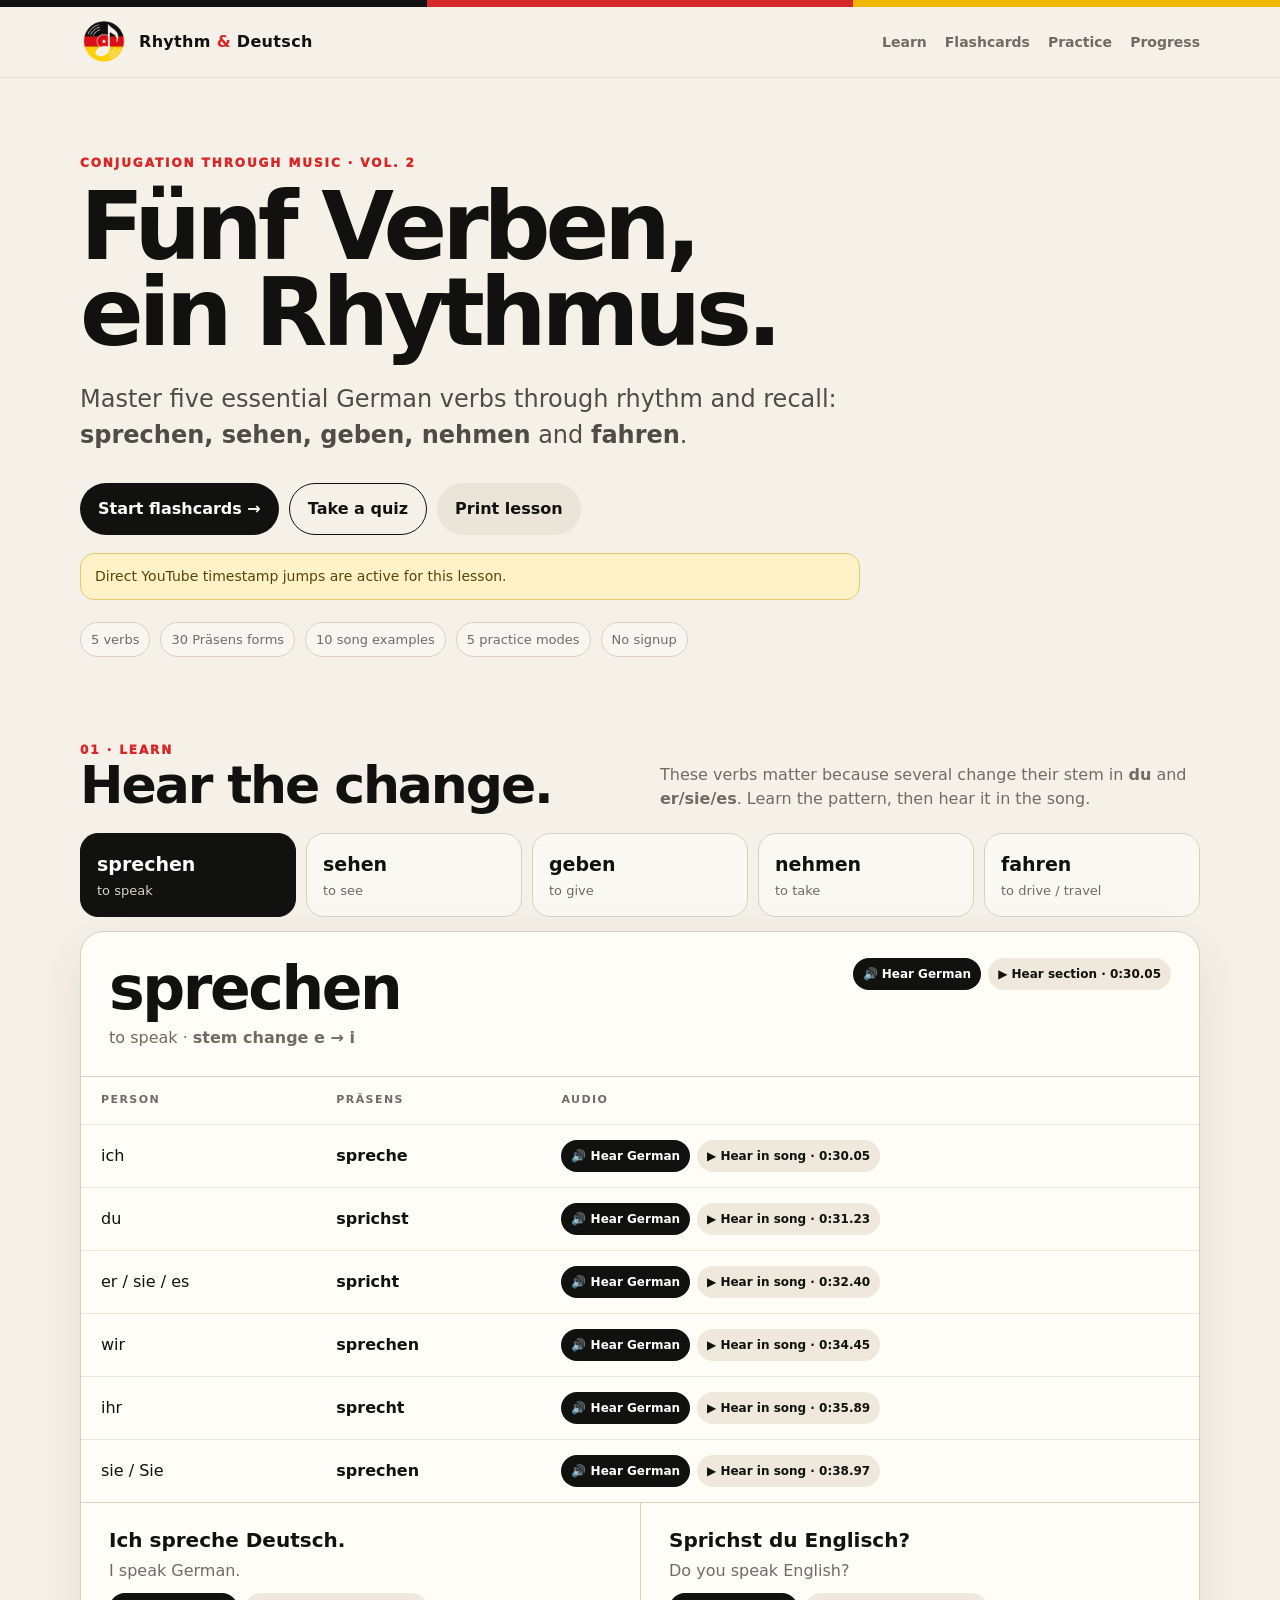
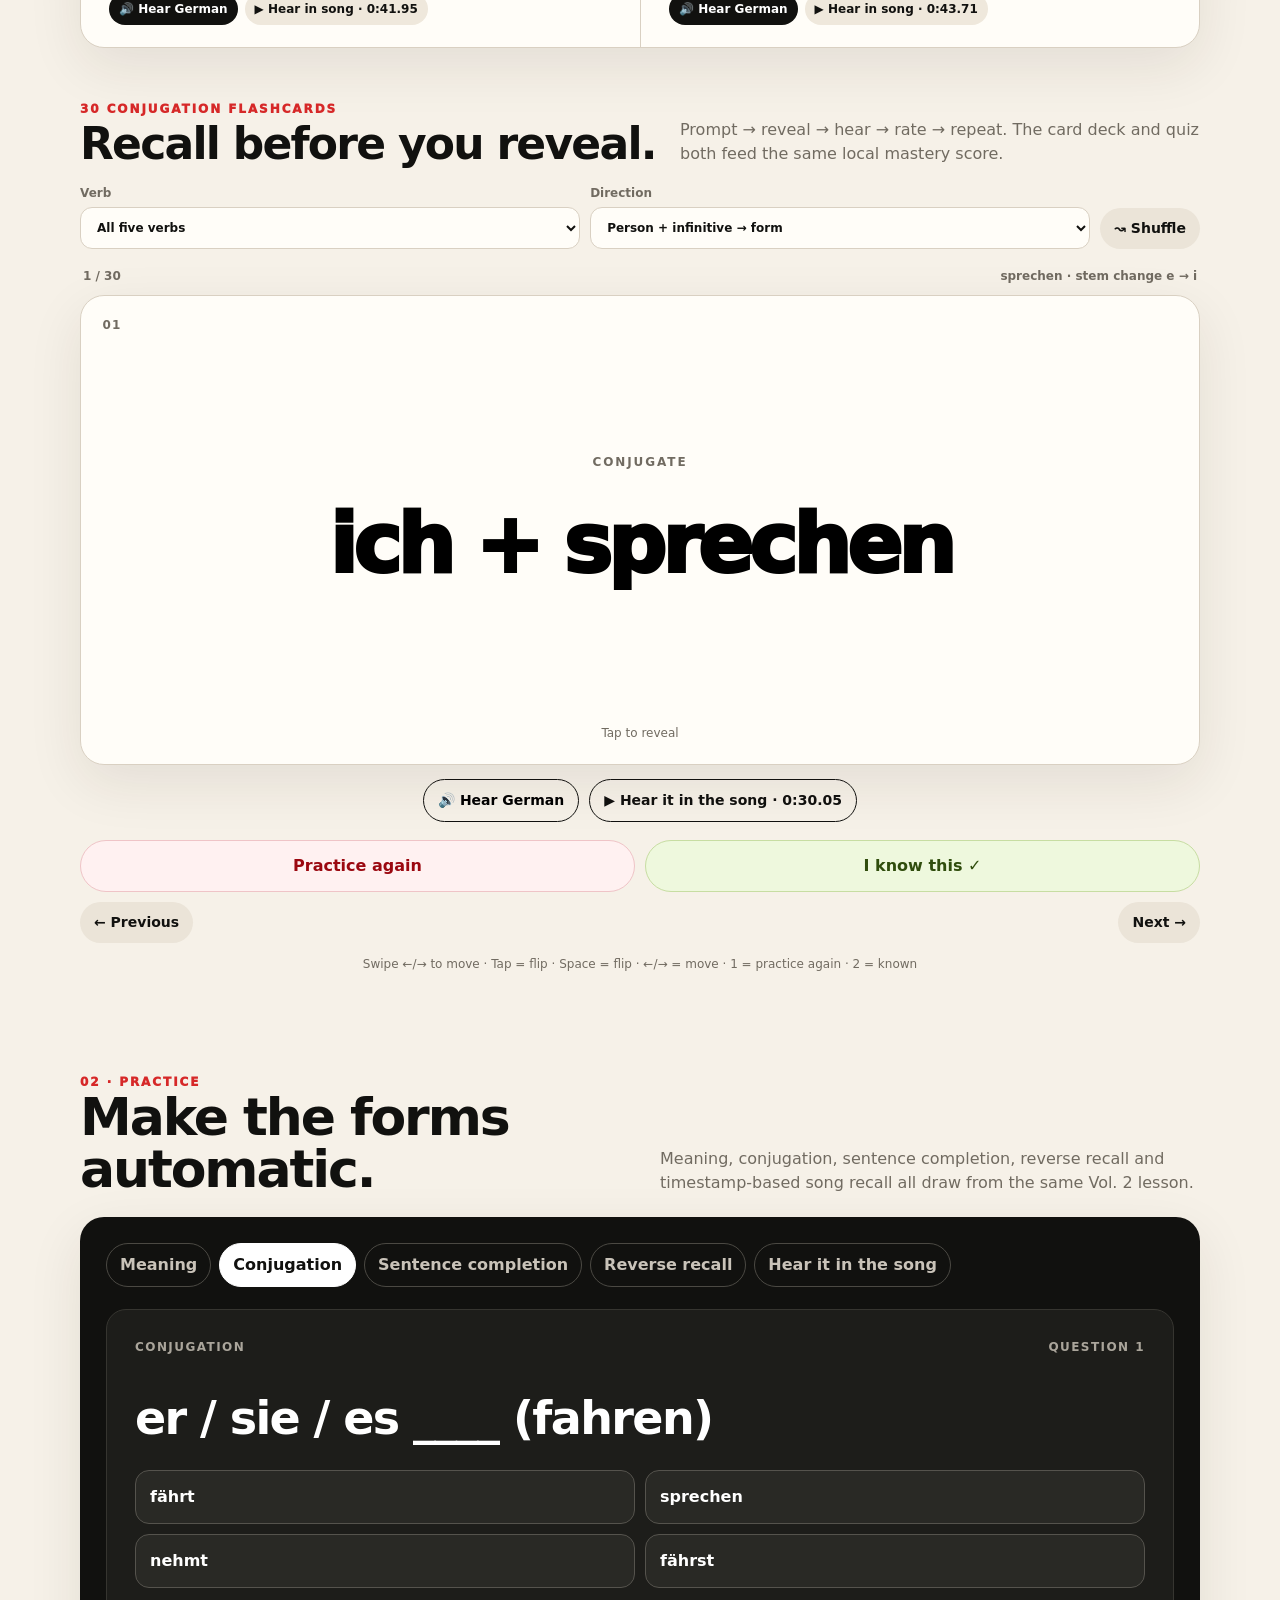
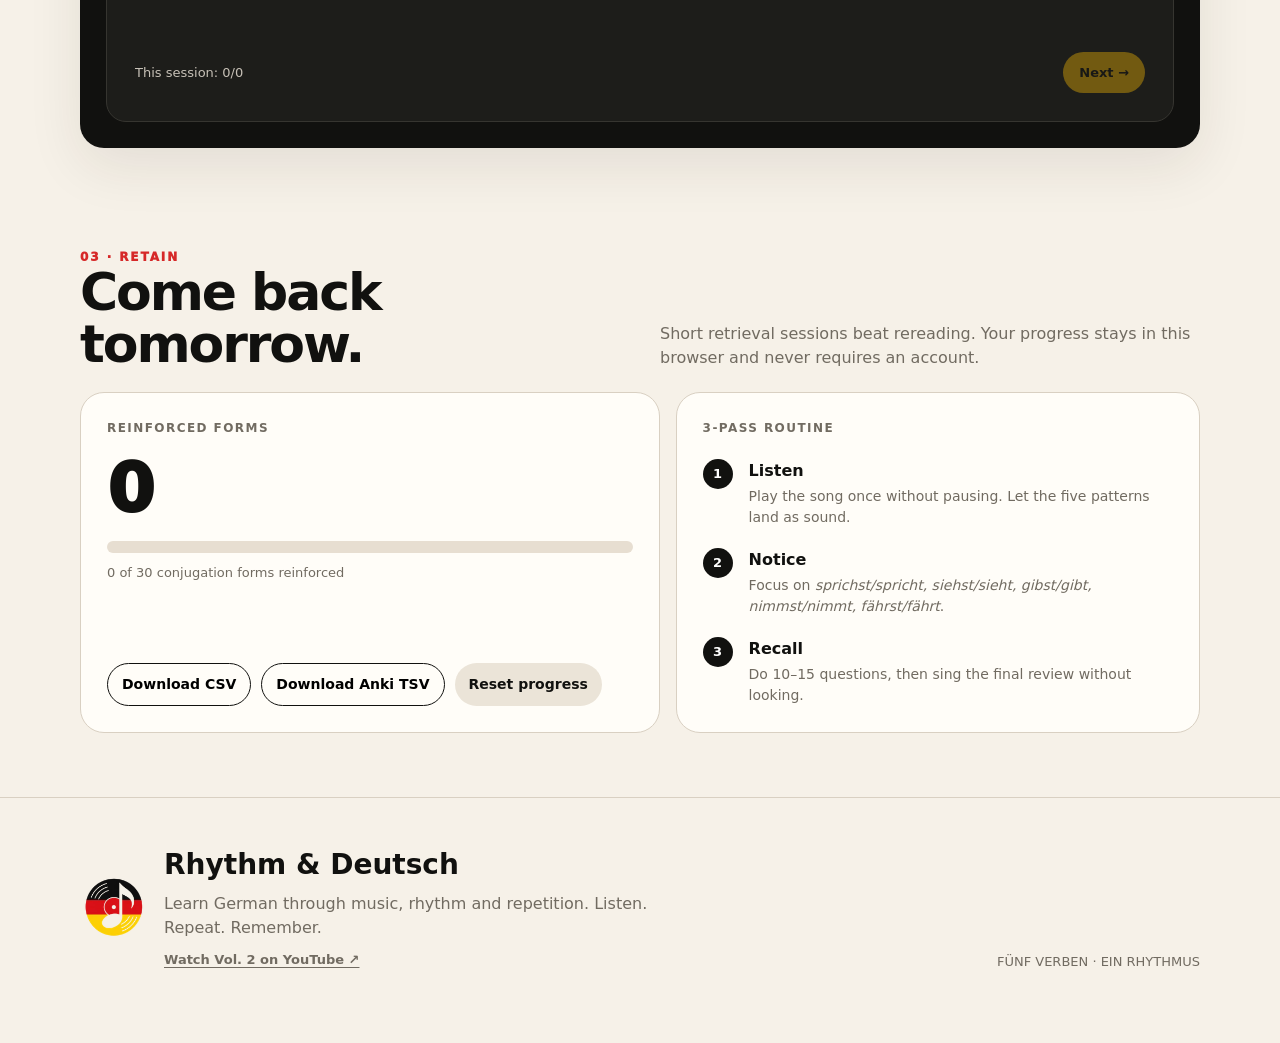
<file: fuenf-verben-ein-rhythmus/index.html>
<!doctype html>
<html lang="en">
<head>
<meta charset="utf-8">
<meta name="viewport" content="width=device-width,initial-scale=1,viewport-fit=cover">
<meta name="theme-color" content="#11110f">
<meta name="description" content="Interactive companion for Fünf Verben, ein Rhythmus — Vol. 2 by Rhythm & Deutsch. Practice sprechen, sehen, geben, nehmen and fahren.">
<title>Fünf Verben, ein Rhythmus — Rhythm & Deutsch</title>
<link rel="icon" type="image/webp" href="../100-verbs/assets/logo.webp?v=20261004">
<link rel="apple-touch-icon" href="../100-verbs/assets/logo.webp?v=20261004">
<link rel="stylesheet" href="./styles.css?v=20261004-1">
</head>
<body>
<div class="flagbar"></div>
<nav>
  <div class="wrap navrow">
    <a class="brand" href="#top">
      <img class="brandlogo" src="../100-verbs/assets/logo.webp?v=20261004" alt="Rhythm & Deutsch logo">
      <span>Rhythm <b>&</b> Deutsch</span>
    </a>
    <div class="navlinks"><a href="#learn">Learn</a><a href="#flashcards">Flashcards</a><a href="#practice">Practice</a><a href="#progress">Progress</a></div>
  </div>
</nav>

<header class="hero" id="top">
  <div class="wrap">
    <div class="eyebrow">Conjugation Through Music · Vol. 2</div>
    <h1>Fünf Verben,<br>ein Rhythmus.</h1>
    <p>Master five essential German verbs through rhythm and recall: <strong>sprechen, sehen, geben, nehmen</strong> and <strong>fahren</strong>.</p>
    <div class="actions">
      <a class="btn primary" href="#flashcards">Start flashcards →</a>
      <a class="btn secondary" href="#practice">Take a quiz</a>
      <button class="btn ghost" id="printBtn">Print lesson</button>
    </div>
    <div class="songnote" id="videoNote">The companion is live before the YouTube upload. Song timestamps are exact; direct YouTube jumps activate when a video ID is supplied.</div>
    <div class="meta"><span>5 verbs</span><span>30 Präsens forms</span><span>10 song examples</span><span>5 practice modes</span><span>No signup</span></div>
  </div>
</header>

<main>
<section class="section" id="learn">
  <div class="wrap">
    <div class="sectionhead">
      <div><div class="eyebrow">01 · Learn</div><h2>Hear the change.</h2></div>
      <p>These verbs matter because several change their stem in <strong>du</strong> and <strong>er/sie/es</strong>. Learn the pattern, then hear it in the song.</p>
    </div>
    <div class="verbgrid" id="verbGrid"></div>
    <article class="lesson" id="lesson"></article>

    <div class="flashcard-section" id="flashcards">
      <div class="flashcard-heading">
        <div><div class="eyebrow">30 conjugation flashcards</div><h3>Recall before you reveal.</h3></div>
        <p>Prompt → reveal → hear → rate → repeat. The card deck and quiz both feed the same local mastery score.</p>
      </div>
      <div class="flash-toolbar">
        <label>Verb
          <select id="cardVerbFilter">
            <option value="all">All five verbs</option>
            <option value="sprechen">sprechen</option>
            <option value="sehen">sehen</option>
            <option value="geben">geben</option>
            <option value="nehmen">nehmen</option>
            <option value="fahren">fahren</option>
          </select>
        </label>
        <label>Direction
          <select id="cardDirection">
            <option value="prompt-form">Person + infinitive → form</option>
            <option value="form-prompt">Form → person + infinitive</option>
            <option value="mixed">Mixed</option>
          </select>
        </label>
        <button class="btn ghost compact" id="shuffleCards">↝ Shuffle</button>
      </div>
      <div class="flash-status"><span id="cardPosition">1 / 30</span><span id="cardContext"></span></div>
      <div class="flashcard-wrap">
        <button class="flashcard" id="flashcard" type="button" aria-label="Flip flashcard" aria-pressed="false">
          <span class="flashcard-inner">
            <span class="card-face card-front"><span class="card-number" id="frontNumber">01</span><span class="card-kicker" id="frontKicker">Conjugate</span><strong class="card-prompt" id="frontPrompt"></strong><span class="tap-hint">Tap to reveal</span></span>
            <span class="card-face card-back"><span class="card-number" id="backNumber">01</span><strong class="card-answer" id="backAnswer"></strong><span class="card-example-de" id="cardExampleDe"></span><span class="card-example-en" id="cardExampleEn"></span></span>
          </span>
        </button>
      </div>
      <div class="flash-audio"><button class="btn secondary compact" id="speakCard">🔊 Hear German</button><a class="btn secondary compact" id="songCard" href="#" target="_blank" rel="noopener">▶ Hear it in the song</a></div>
      <div class="flash-rating"><button class="review-btn" id="reviewCard">Practice again</button><button class="known-btn" id="knownCard">I know this ✓</button></div>
      <div class="flash-nav"><button class="btn ghost compact" id="prevCard">← Previous</button><button class="btn ghost compact" id="nextCard">Next →</button></div>
      <p class="keyboard-note">Swipe ←/→ to move · Tap = flip · Space = flip · ←/→ = move · 1 = practice again · 2 = known</p>
    </div>
  </div>
</section>

<section class="section" id="practice">
  <div class="wrap">
    <div class="sectionhead">
      <div><div class="eyebrow">02 · Practice</div><h2>Make the forms automatic.</h2></div>
      <p>Meaning, conjugation, sentence completion, reverse recall and timestamp-based song recall all draw from the same Vol. 2 lesson.</p>
    </div>
    <div class="practice"><div class="tabs" id="tabs"></div><div class="quiz">
      <div class="qmeta"><span id="qMode"></span><span id="qCount"></span></div>
      <div class="question" id="question"></div><div class="answers" id="answers"></div>
      <div class="feedback" id="feedback"></div>
      <div class="quizfoot"><span id="score"></span><button id="nextBtn" disabled>Next →</button></div>
    </div></div>
  </div>
</section>

<section class="section" id="progress">
  <div class="wrap">
    <div class="sectionhead">
      <div><div class="eyebrow">03 · Retain</div><h2>Come back tomorrow.</h2></div>
      <p>Short retrieval sessions beat rereading. Your progress stays in this browser and never requires an account.</p>
    </div>
    <div class="retain-grid">
      <article class="retain-card">
        <div class="retain-title">REINFORCED FORMS</div><div class="retain-number" id="mastered">0</div>
        <div class="bar"><span id="bar"></span></div><div class="retain-copy" id="progressLabel">0 of 30 conjugation forms reinforced</div>
        <div class="downloads"><button class="btn secondary compact" id="csvBtn">Download CSV</button><button class="btn secondary compact" id="ankiBtn">Download Anki TSV</button><button class="btn ghost compact" id="resetBtn">Reset progress</button></div>
      </article>
      <article class="retain-card">
        <div class="retain-title">3-PASS ROUTINE</div>
        <ol class="routine">
          <li><div><strong>Listen</strong><span>Play the song once without pausing. Let the five patterns land as sound.</span></div></li>
          <li><div><strong>Notice</strong><span>Focus on <em>sprichst/spricht, siehst/sieht, gibst/gibt, nimmst/nimmt, fährst/fährt</em>.</span></div></li>
          <li><div><strong>Recall</strong><span>Do 10–15 questions, then sing the final review without looking.</span></div></li>
        </ol>
      </article>
    </div>
  </div>
</section>
</main>

<footer>
  <div class="wrap footrow">
    <div class="footerbrand">
      <img class="footerbrandlogo" src="../100-verbs/assets/logo.webp?v=20261004" alt="Rhythm & Deutsch logo">
      <div><strong>Rhythm & Deutsch</strong><p>Learn German through music, rhythm and repetition. Listen. Repeat. Remember.</p><a class="songlink" id="footerSong" href="#" target="_blank" rel="noopener">Watch Vol. 2 on YouTube ↗</a></div>
    </div>
    <div class="small">FÜNF VERBEN · EIN RHYTHMUS</div>
  </div>
</footer>
<script src="./app.js?v=20261004-1"></script>
</body>
</html>
</file>
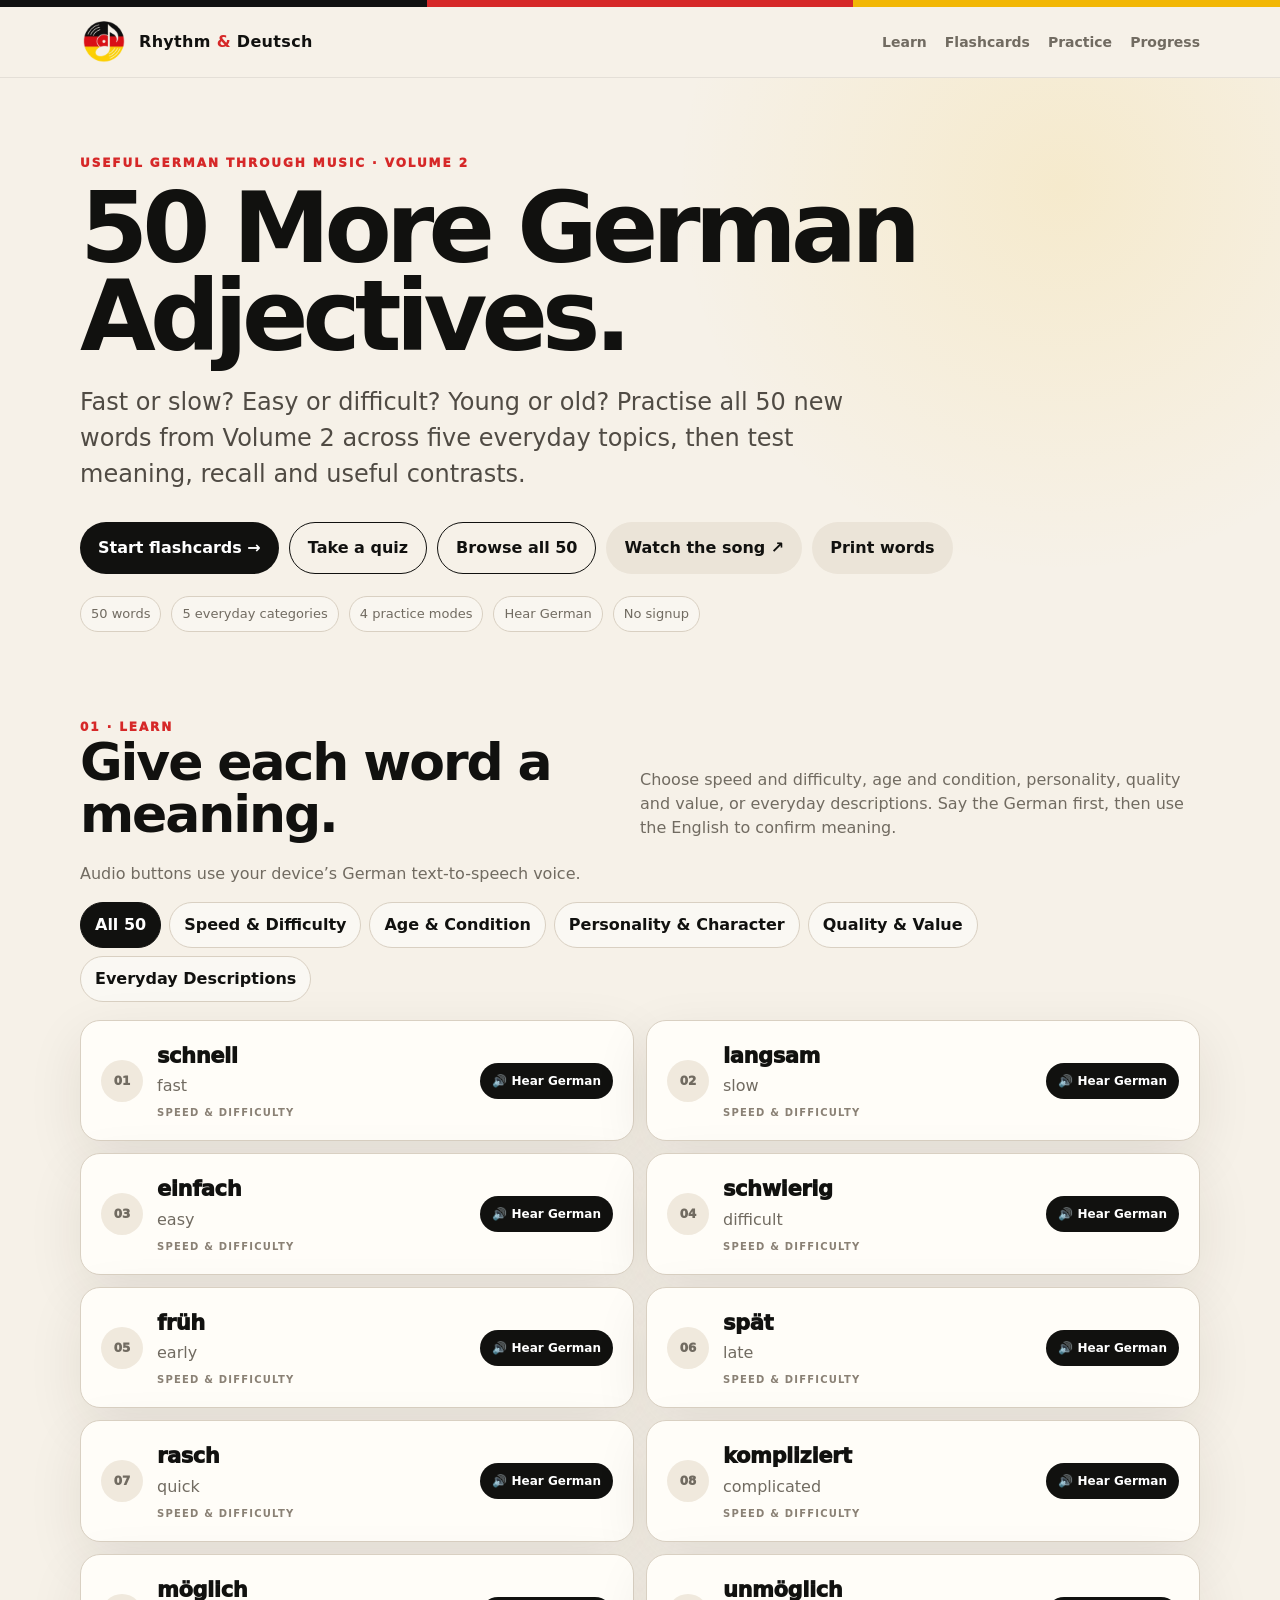
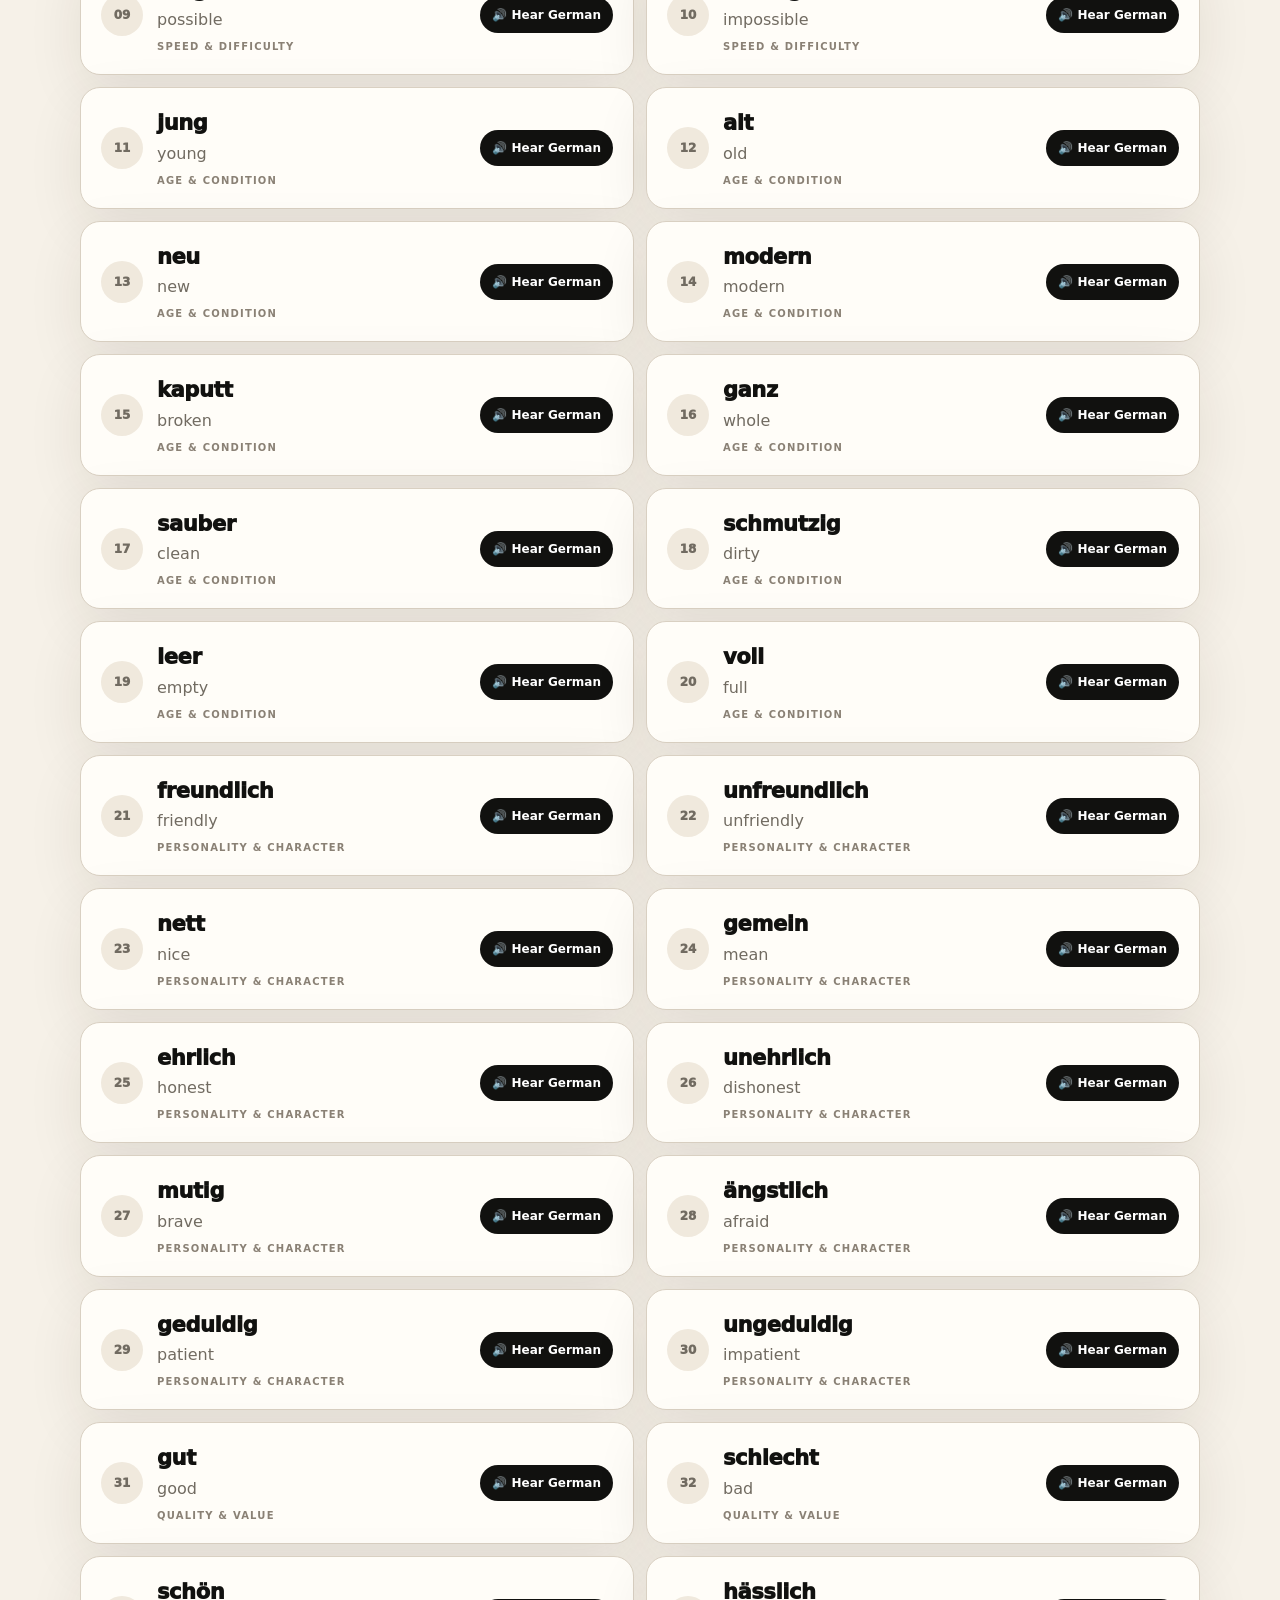
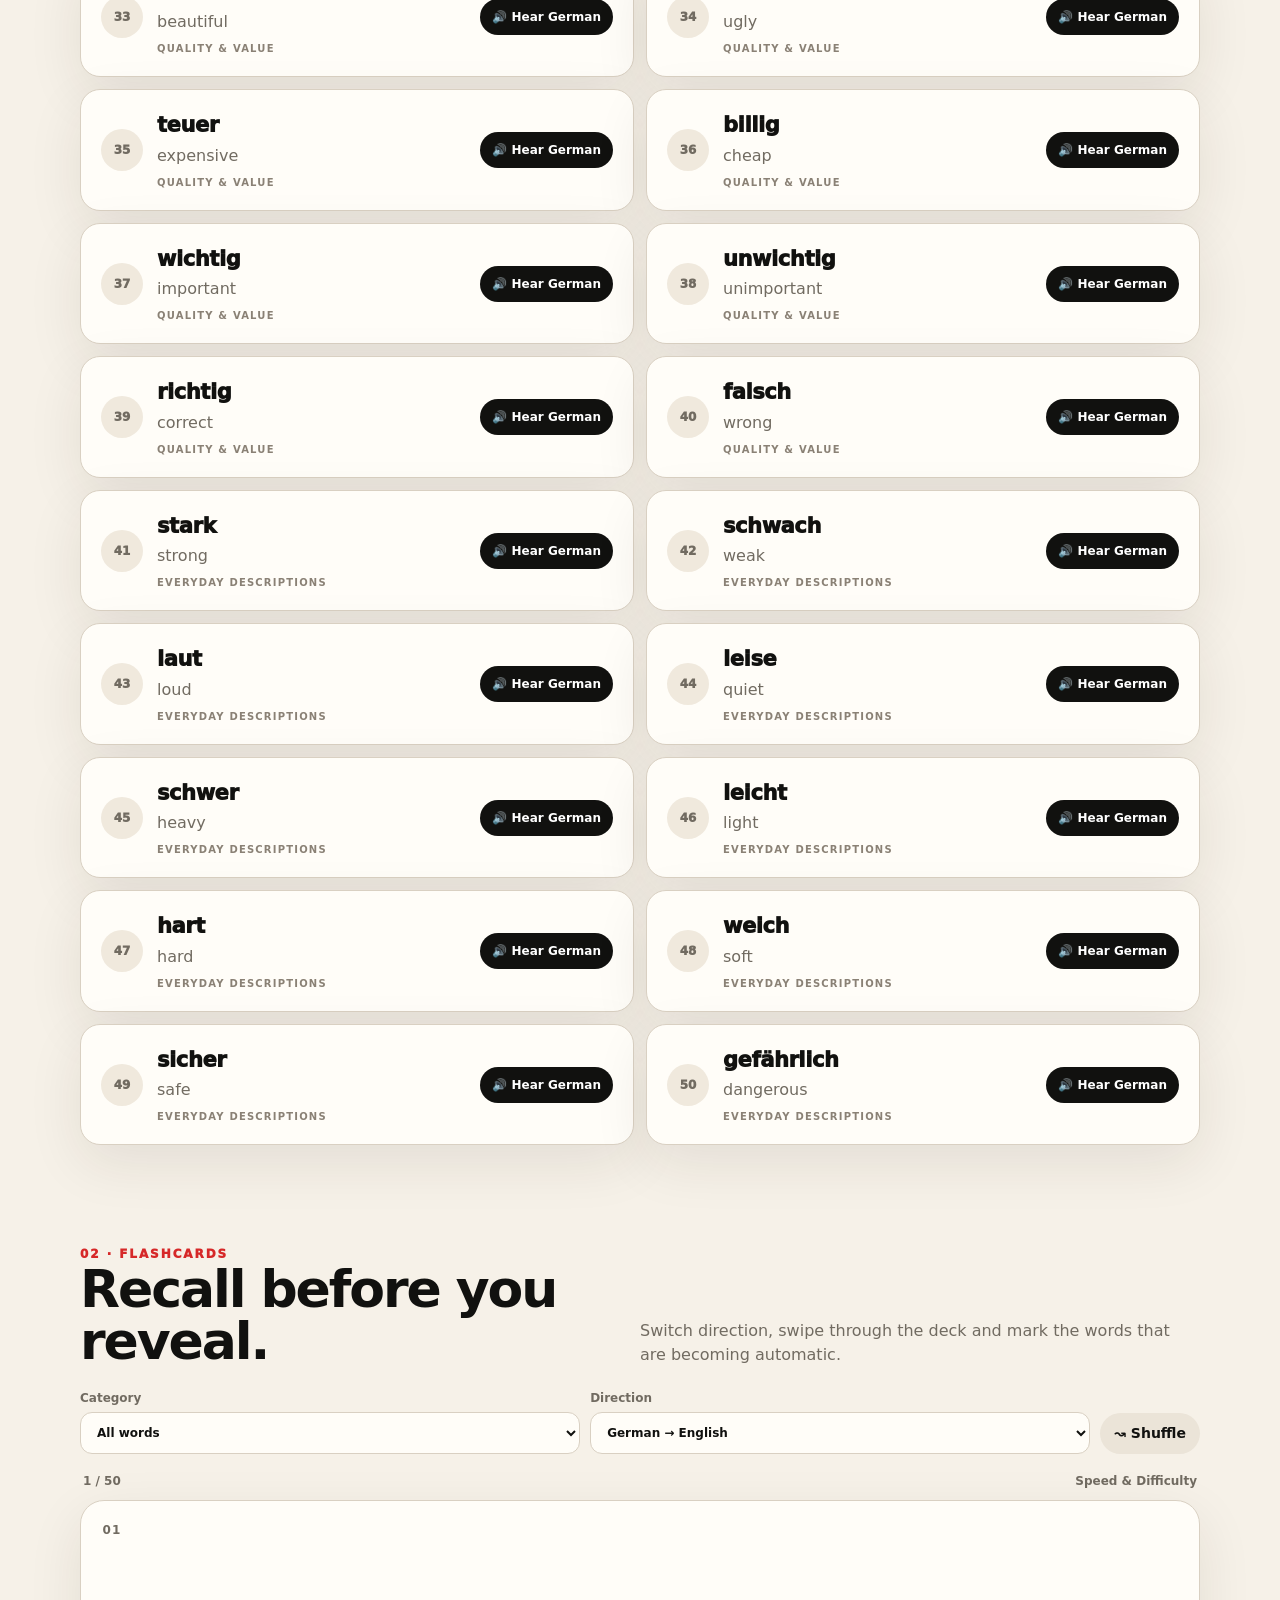
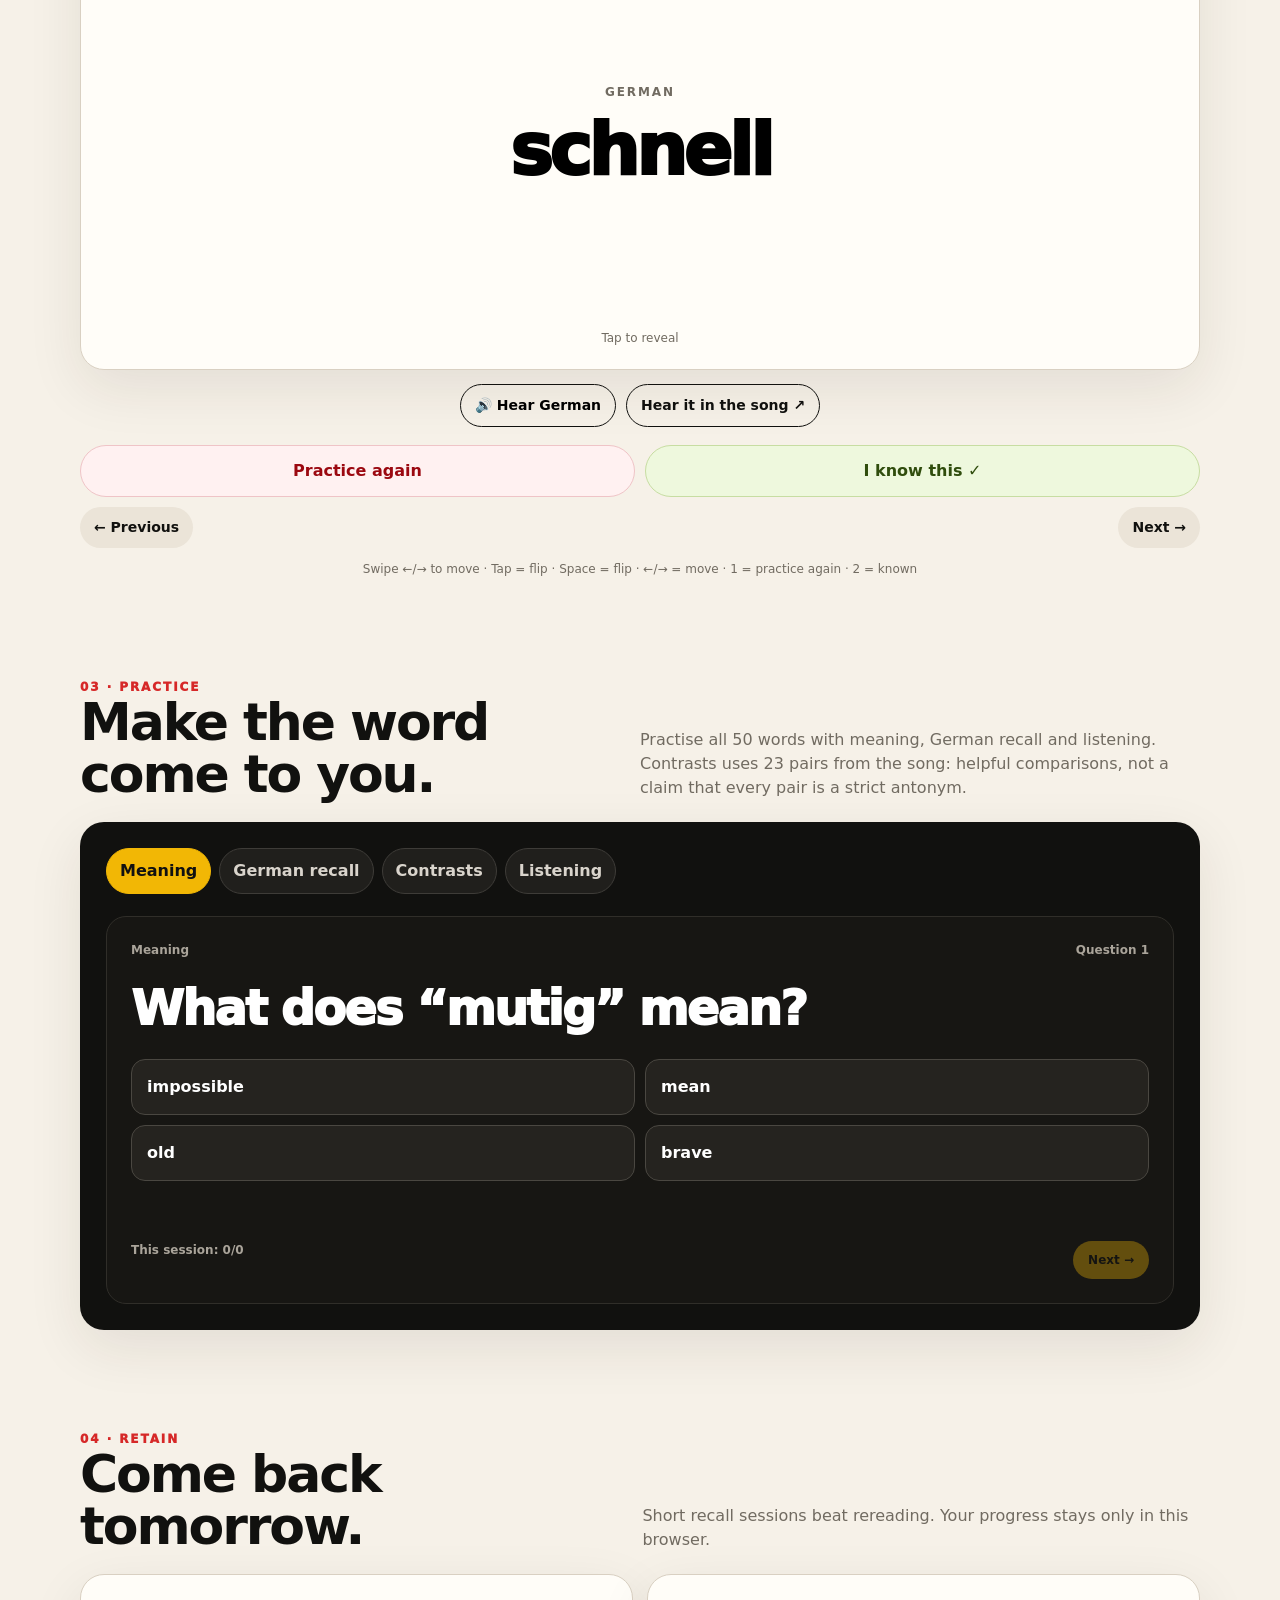
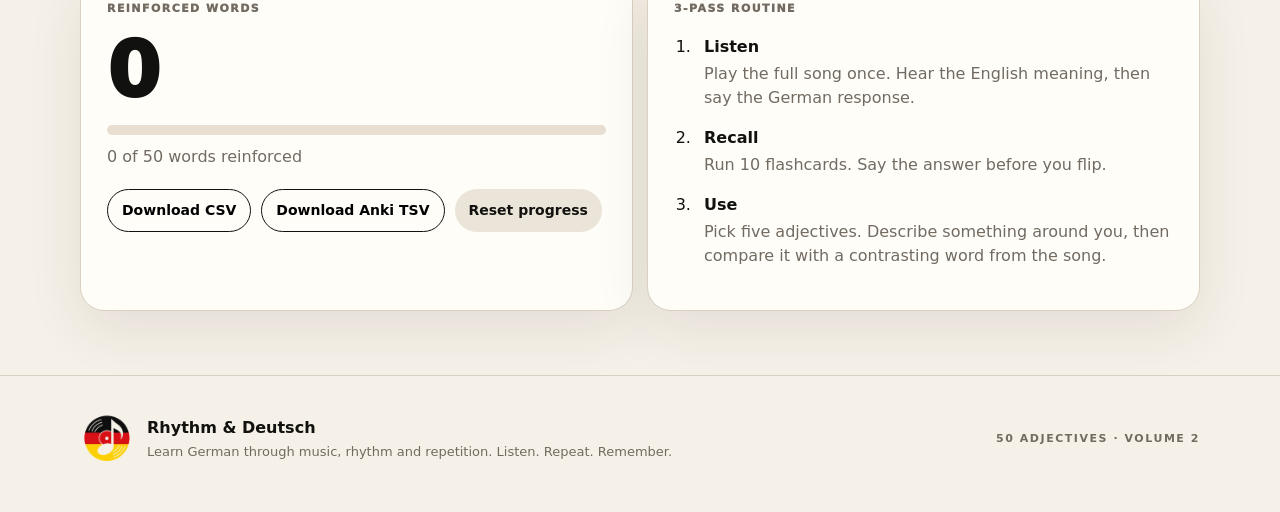
<file: fuenfzig-adjektive-vol-2/index.html>
<!doctype html>
<html lang="en">
<head>
<meta charset="utf-8">
<meta name="viewport" content="width=device-width,initial-scale=1,viewport-fit=cover">
<meta name="theme-color" content="#11110f">
<meta name="description" content="Practice 50 German adjectives with flashcards, meaning and recall quizzes, contrast pairs, listening and timestamped song links from Rhythm & Deutsch.">
<title>50 German Adjectives — Volume 2 Practice | Rhythm & Deutsch</title>
<link rel="icon" type="image/webp" href="https://yahai.github.io/rhythm-deutsch/100-verbs/assets/logo.webp?v=20261021">
<link rel="apple-touch-icon" href="https://yahai.github.io/rhythm-deutsch/100-verbs/assets/logo.webp?v=20261021">
<style>
:root{--ink:#11110f;--paper:#f6f1e8;--card:#fffdf8;--muted:#716b61;--line:#d9d0c2;--red:#d62828;--gold:#f2b705;--green:#2f6b3d;--shadow:0 18px 55px rgba(40,30,18,.09);--r:24px}
*{box-sizing:border-box}html{scroll-behavior:smooth}section{scroll-margin-top:90px}:focus-visible{outline:3px solid var(--red);outline-offset:4px}@media(prefers-reduced-motion:reduce){html{scroll-behavior:auto}.flashcard-inner,.bar span{transition:none}}body{margin:0;background:var(--paper);color:var(--ink);font:16px/1.5 Inter,ui-sans-serif,system-ui,-apple-system,BlinkMacSystemFont,"Segoe UI",sans-serif}button,select{font:inherit}button{cursor:pointer}a{color:inherit}.wrap{width:min(1120px,calc(100% - 32px));margin:auto}.flagbar{height:7px;background:linear-gradient(90deg,#111 0 33.33%,var(--red) 33.33% 66.66%,var(--gold) 66.66%)}nav{position:sticky;top:0;z-index:20;background:rgba(246,241,232,.94);backdrop-filter:blur(16px);border-bottom:1px solid rgba(17,17,15,.08)}.navrow{min-height:70px;display:flex;align-items:center;justify-content:space-between;gap:18px}.brand{display:flex;align-items:center;gap:11px;text-decoration:none;font-weight:900;letter-spacing:.02em}.brand b{color:var(--red)}.brandlogo{width:48px;height:48px;object-fit:contain}.navlinks{display:flex;gap:18px}.navlinks a{text-decoration:none;font-size:14px;font-weight:750;color:var(--muted)}
.hero{padding:76px 0 50px;background:radial-gradient(circle at 83% 18%,rgba(242,183,5,.12),transparent 33%)}.eyebrow{font-size:12px;letter-spacing:.16em;text-transform:uppercase;font-weight:950;color:var(--red)}h1{font-size:clamp(48px,8.5vw,98px);line-height:.9;letter-spacing:-.06em;margin:12px 0 24px;max-width:950px}.hero p{max-width:820px;font-size:clamp(18px,2.2vw,24px);color:#504b44;margin:0}.actions,.meta,.downloads,.flash-audio,.flash-nav{display:flex;flex-wrap:wrap;gap:10px}.actions{margin-top:30px}.btn{border:0;border-radius:999px;padding:13px 18px;font-weight:850;text-decoration:none;display:inline-flex;align-items:center;justify-content:center}.btn.compact{padding:10px 14px;font-size:14px}.primary{background:var(--ink);color:#fff}.secondary{background:transparent;border:1px solid var(--ink)}.ghost{background:#ebe4d8;color:var(--ink)}.disabled{opacity:.48;cursor:not-allowed}.meta{margin-top:22px;color:var(--muted);font-size:13px}.meta span{padding:7px 10px;border:1px solid var(--line);border-radius:999px;background:rgba(255,255,255,.35)}
.section{padding:36px 0 64px}.sectionhead{display:flex;justify-content:space-between;align-items:end;gap:22px;margin-bottom:22px}.sectionhead h2{font-size:clamp(30px,5vw,52px);line-height:1;letter-spacing:-.04em;margin:0}.sectionhead p{margin:0;max-width:560px;color:var(--muted)}.filters{display:flex;gap:8px;flex-wrap:wrap;margin-bottom:18px}.filter{border:1px solid var(--line);background:rgba(255,255,255,.45);border-radius:999px;padding:10px 14px;font-weight:850;color:var(--ink)}.filter.active{background:var(--ink);color:#fff;border-color:var(--ink)}
.wordgrid{display:grid;grid-template-columns:repeat(2,1fr);gap:12px}.word{background:var(--card);border:1px solid var(--line);border-radius:20px;padding:20px;box-shadow:var(--shadow);display:grid;grid-template-columns:auto 1fr auto;gap:14px;align-items:center}.word-num{width:42px;height:42px;border-radius:50%;display:grid;place-items:center;background:#f0e9dd;color:var(--muted);font-size:12px;font-weight:950}.word-de{overflow-wrap:anywhere;font-size:21px;font-weight:950;letter-spacing:-.02em}.word-en{color:var(--muted);margin-top:2px}.word-cat{font-size:10px;text-transform:uppercase;letter-spacing:.12em;color:#8a8175;margin-top:7px;font-weight:850}.hear{border:0;border-radius:999px;background:var(--ink);color:white;padding:9px 12px;font-size:12px;font-weight:850;white-space:nowrap}
.flash-toolbar{display:grid;grid-template-columns:1fr 1fr auto;gap:10px;align-items:end;margin-bottom:18px}.flash-toolbar label{font-size:12px;font-weight:850;color:var(--muted)}.flash-toolbar select{width:100%;display:block;margin-top:5px;border:1px solid var(--line);background:var(--card);color:var(--ink);border-radius:12px;padding:12px}.flash-status{display:flex;justify-content:space-between;color:var(--muted);font-size:12px;font-weight:850;margin:0 3px 10px}.flashcard-wrap{perspective:1200px}.flashcard{display:block;width:100%;height:min(54vh,470px);min-height:360px;border:0;background:transparent;padding:0;touch-action:pan-y;-webkit-tap-highlight-color:transparent}.flashcard-inner{position:relative;display:block;width:100%;height:100%;transition:transform .55s cubic-bezier(.2,.75,.2,1);transform-style:preserve-3d}.flashcard.flipped .flashcard-inner{transform:rotateY(180deg)}.card-face{position:absolute;inset:0;backface-visibility:hidden;border-radius:var(--r);border:1px solid var(--line);box-shadow:var(--shadow);display:flex;flex-direction:column;align-items:center;justify-content:center;padding:32px;background:var(--card)}.card-back{transform:rotateY(180deg);background:var(--ink);color:var(--paper)}.card-number{position:absolute;top:20px;left:22px;font-size:12px;font-weight:900;letter-spacing:.1em;color:var(--muted)}.card-back .card-number{color:#aaa49a}.card-kicker{font-size:12px;text-transform:uppercase;letter-spacing:.16em;font-weight:900;color:var(--muted);margin-bottom:12px}.card-prompt{overflow-wrap:anywhere;font-size:clamp(34px,7vw,72px);line-height:1.03;font-weight:950;letter-spacing:-.05em;text-align:center;max-width:900px}.tap-hint{position:absolute;bottom:22px;font-size:12px;color:var(--muted)}.card-answer{overflow-wrap:anywhere;font-size:clamp(28px,6vw,58px);line-height:1.05;font-weight:950;letter-spacing:-.04em;text-align:center}.card-german{font-size:18px;color:#c8c1b7;text-align:center;margin-top:18px}.flash-audio{justify-content:center;margin-top:14px}.flash-rating{display:grid;grid-template-columns:1fr 1fr;gap:10px;margin-top:18px}.review-btn,.known-btn{border-radius:999px;padding:13px 18px;font-weight:850}.review-btn{background:#fff1f1;color:#9b0810;border:1px solid #efc4c7}.known-btn{background:#eef8dd;color:#304d0d;border:1px solid #c7dda2}.flash-nav{justify-content:space-between;margin-top:10px}.keyboard-note{text-align:center;font-size:12px;color:var(--muted);margin:12px 0 0}
.practice{background:var(--ink);color:white;padding:26px;border-radius:var(--r);box-shadow:var(--shadow)}.tabs{display:flex;flex-wrap:wrap;gap:8px;margin-bottom:22px}.tab{border:1px solid #3e3c38;background:#201f1c;color:#d9d4cc;padding:10px 13px;border-radius:999px;font-weight:850}.tab.active{background:var(--gold);color:#111;border-color:var(--gold)}.quiz{background:#171613;border:1px solid #302e29;border-radius:20px;padding:24px}.qmeta,.quizfoot{display:flex;justify-content:space-between;gap:16px;color:#aaa49a;font-size:12px;font-weight:850}.question{font-size:clamp(28px,5vw,48px);font-weight:950;letter-spacing:-.04em;line-height:1.07;margin:24px 0}.listen-btn{border:1px solid #575148;background:#24221e;color:#fff;padding:11px 14px;border-radius:999px;font-weight:850;margin:-6px 0 18px}.hidden{display:none}.answers{display:grid;grid-template-columns:1fr 1fr;gap:10px}.answer{border:1px solid #4a4741;background:#25231f;color:#fff;border-radius:14px;padding:15px;text-align:left;font-weight:800}.answer:hover{border-color:#81796e}.answer.correct{background:#1d4b28;border-color:#367a46}.answer.wrong{background:#5a1f24;border-color:#a53b44}.answer:disabled{cursor:default}.feedback{min-height:28px;color:#d0cac1;margin:16px 0}.quizfoot button{border:0;border-radius:999px;padding:10px 15px;font-weight:900;background:var(--gold);color:#111}.quizfoot button:disabled{opacity:.35;cursor:not-allowed}
.retain-grid{display:grid;grid-template-columns:1fr 1fr;gap:14px}.retain-card{background:var(--card);border:1px solid var(--line);border-radius:var(--r);padding:26px;box-shadow:var(--shadow)}.retain-title{font-size:11px;letter-spacing:.13em;font-weight:950;color:var(--muted)}.retain-number{font-size:76px;line-height:1;font-weight:950;letter-spacing:-.06em;margin:16px 0}.bar{height:10px;background:#e8dfd2;border-radius:999px;overflow:hidden}.bar span{display:block;height:100%;width:0;background:linear-gradient(90deg,var(--red),var(--gold));transition:width .35s}.retain-copy{color:var(--muted);margin:10px 0 20px}.routine{margin:18px 0 0;padding-left:22px}.routine li{padding:0 0 16px 8px}.routine strong,.routine span{display:block}.routine span{color:var(--muted);margin-top:3px}
footer{padding:36px 0 46px;border-top:1px solid var(--line)}.footrow{display:flex;align-items:center;justify-content:space-between;gap:24px}.footerbrand{display:flex;align-items:center;gap:13px}.footerbrandlogo{width:54px;height:54px;object-fit:contain}.footerbrand p{margin:2px 0 0;color:var(--muted);font-size:13px}.small{font-size:11px;letter-spacing:.14em;color:var(--muted);font-weight:900}
@media(max-width:760px){.navlinks{display:none}.hero{padding-top:52px}.wordgrid,.retain-grid,.answers{grid-template-columns:1fr}.word{grid-template-columns:auto 1fr}.word .hear{grid-column:2;justify-self:start}.flash-toolbar{grid-template-columns:1fr 1fr}.flash-toolbar .btn{grid-column:1/-1}.sectionhead{align-items:flex-start;flex-direction:column}.flashcard{min-height:330px;height:48vh}.footrow{align-items:flex-start;flex-direction:column}.small{display:none}}
@media print{nav,.actions,.filters,.flash-toolbar,.flash-audio,.flash-rating,.flash-nav,.keyboard-note,#flashcards,#practice,.downloads,.flagbar{display:none!important}.hero{padding:30px 0 20px}.wordgrid{grid-template-columns:1fr 1fr}.word{box-shadow:none;break-inside:avoid}.section{padding:18px 0}.retain-grid{display:none}body{background:white}}

@media(prefers-reduced-motion:reduce){.flashcard-inner,.bar span{transition:none}}



</style>
<script defer src="https://cloud.umami.is/script.js" data-website-id="da624a16-4aff-4937-9284-92357a6e5438"></script>
</head>
<body>
<div class="flagbar"></div>
<nav>
  <div class="wrap navrow">
    <a class="brand" href="#top">
      <img class="brandlogo" src="https://yahai.github.io/rhythm-deutsch/100-verbs/assets/logo.webp?v=20261021" alt="Rhythm & Deutsch logo">
      <span>Rhythm <b>&</b> Deutsch</span>
    </a>
    <div class="navlinks"><a href="#learn">Learn</a><a href="#flashcards">Flashcards</a><a href="#practice">Practice</a><a href="#progress">Progress</a></div>
  </div>
</nav>

<header class="hero" id="top">
  <div class="wrap">
    <div class="eyebrow">Useful German Through Music · VOLUME 2</div>
    <h1>50 More German<br>Adjectives.</h1>
    <p>Fast or slow? Easy or difficult? Young or old? Practise all 50 new words from Volume 2 across five everyday topics, then test meaning, recall and useful contrasts.</p>
    <div class="actions">
      <a class="btn primary" href="#flashcards" data-umami-event="adjectives-start-flashcards">Start flashcards →</a>
      <a class="btn secondary" href="#practice" data-umami-event="adjectives-open-quiz">Take a quiz</a>
      <a class="btn secondary" href="#learn" data-umami-event="adjectives-browse-all">Browse all 50</a><a class="btn ghost" href="https://youtu.be/lTflwSzQ0kA" target="_blank" rel="noopener">Watch the song ↗</a>
      <button class="btn ghost" id="printBtn">Print words</button>
    </div>
    <div class="meta"><span>50 words</span><span>5 everyday categories</span><span>4 practice modes</span><span>Hear German</span><span>No signup</span></div>
  </div>
</header>

<main>
<section class="section" id="learn">
  <div class="wrap">
    <div class="sectionhead">
      <div><div class="eyebrow">01 · Learn</div><h2>Give each word a meaning.</h2></div>
      <p>Choose speed and difficulty, age and condition, personality, quality and value, or everyday descriptions. Say the German first, then use the English to confirm meaning.</p>
    </div>
    <p id="audioStatus" role="status" style="color:var(--muted)">Audio buttons use your device’s German text-to-speech voice.</p><div class="filters" id="filters"></div>
    <div class="wordgrid" id="wordGrid"></div>
  </div>
</section>

<section class="section" id="flashcards">
  <div class="wrap">
    <div class="sectionhead">
      <div><div class="eyebrow">02 · Flashcards</div><h2>Recall before you reveal.</h2></div>
      <p>Switch direction, swipe through the deck and mark the words that are becoming automatic.</p>
    </div>

    <div class="flash-toolbar">
      <label>Category
        <select id="cardCategory"><option value="all">All words</option></select>
      </label>
      <label>Direction
        <select id="cardDirection">
          <option value="de-en">German → English</option>
          <option value="en-de">English → German</option>
          <option value="mixed">Mixed</option>
        </select>
      </label>
      <button class="btn ghost compact" id="shuffleCards">↝ Shuffle</button>
    </div>

    <div class="flash-status"><span id="cardPosition">1 / 50</span><span id="cardContext">Speed & Difficulty</span></div>
    <div class="flashcard-wrap">
      <button class="flashcard" id="flashcard" type="button" aria-label="Flip flashcard" aria-pressed="false">
        <span class="flashcard-inner">
          <span class="card-face card-front">
            <span class="card-number" id="frontNumber">01</span>
            <span class="card-kicker" id="frontKicker">German</span>
            <strong class="card-prompt" id="frontPrompt">schnell</strong>
            <span class="tap-hint">Tap to reveal</span>
          </span>
          <span class="card-face card-back">
            <span class="card-number" id="backNumber">01</span>
            <strong class="card-answer" id="backAnswer">fast</strong>
            <span class="card-german" id="cardGerman">schnell</span>
          </span>
        </span>
      </button>
    </div>
    <div class="flash-audio">
      <button class="btn secondary compact" id="speakCard" data-umami-event="adjectives-hear-card">🔊 Hear German</button>
      <a class="btn secondary compact" id="songCard" href="https://youtu.be/lTflwSzQ0kA" target="_blank" rel="noopener">Hear it in the song ↗</a>
    </div>
    <div class="flash-rating"><button class="review-btn" id="reviewCard">Practice again</button><button class="known-btn" id="knownCard">I know this ✓</button></div>
    <div class="flash-nav"><button class="btn ghost compact" id="prevCard">← Previous</button><button class="btn ghost compact" id="nextCard">Next →</button></div>
    <p class="keyboard-note">Swipe ←/→ to move · Tap = flip · Space = flip · ←/→ = move · 1 = practice again · 2 = known</p>
  </div>
</section>

<section class="section" id="practice">
  <div class="wrap">
    <div class="sectionhead">
      <div><div class="eyebrow">03 · Practice</div><h2>Make the word come to you.</h2></div>
      <p>Practise all 50 words with meaning, German recall and listening. Contrasts uses 23 pairs from the song: helpful comparisons, not a claim that every pair is a strict antonym.</p>
    </div>
    <div class="practice">
      <div class="tabs" id="tabs"></div>
      <div class="quiz">
        <div class="qmeta"><span id="qMode"></span><span id="qCount"></span></div>
        <div class="question" id="question"></div>
        <button class="listen-btn hidden" id="listenPrompt">🔊 Play German</button>
        <p id="listeningStatus" role="status" style="color:#d0cac1"></p><div class="answers" id="answers"></div>
        <div class="feedback" id="feedback"></div>
        <div class="quizfoot"><span id="score"></span><button id="nextBtn" disabled>Next →</button></div>
      </div>
    </div>
  </div>
</section>

<section class="section" id="progress">
  <div class="wrap">
    <div class="sectionhead">
      <div><div class="eyebrow">04 · Retain</div><h2>Come back tomorrow.</h2></div>
      <p>Short recall sessions beat rereading. Your progress stays only in this browser.</p>
    </div>
    <div class="retain-grid">
      <article class="retain-card">
        <div class="retain-title">REINFORCED WORDS</div>
        <div class="retain-number" id="mastered">0</div>
        <div class="bar"><span id="bar"></span></div>
        <div class="retain-copy" id="progressLabel">0 of 50 words reinforced</div>
        <div class="downloads"><button class="btn secondary compact" id="csvBtn">Download CSV</button><button class="btn secondary compact" id="ankiBtn">Download Anki TSV</button><button class="btn ghost compact" id="resetBtn">Reset progress</button></div>
      </article>
      <article class="retain-card">
        <div class="retain-title">3-PASS ROUTINE</div>
        <ol class="routine">
          <li><div><strong>Listen</strong><span>Play the full song once. Hear the English meaning, then say the German response.</span></div></li>
          <li><div><strong>Recall</strong><span>Run 10 flashcards. Say the answer before you flip.</span></div></li>
          <li><div><strong>Use</strong><span>Pick five adjectives. Describe something around you, then compare it with a contrasting word from the song.</span></div></li>
        </ol>
      </article>
    </div>
  </div>
</section>
</main>

<footer>
  <div class="wrap footrow">
    <div class="footerbrand">
      <img class="footerbrandlogo" src="https://yahai.github.io/rhythm-deutsch/100-verbs/assets/logo.webp?v=20261021" alt="Rhythm & Deutsch logo">
      <div><strong>Rhythm & Deutsch</strong><p>Learn German through music, rhythm and repetition. Listen. Repeat. Remember.</p></div>
    </div>
    <div class="small">50 ADJECTIVES · VOLUME 2</div>
  </div>
</footer>
<script>
(function(){
"use strict";
var $=function(s){return document.querySelector(s)},$$=function(s){return Array.prototype.slice.call(document.querySelectorAll(s))};
var WORDS=[{"id":1,"key":"adjective-1","de":"schnell","en":"fast","cat":"Speed & Difficulty","startMs":30220,"germanStartMs":30580,"contrastId":2},{"id":2,"key":"adjective-2","de":"langsam","en":"slow","cat":"Speed & Difficulty","startMs":31300,"germanStartMs":31400,"contrastId":1},{"id":3,"key":"adjective-3","de":"einfach","en":"easy","cat":"Speed & Difficulty","startMs":32240,"germanStartMs":32360,"contrastId":4},{"id":4,"key":"adjective-4","de":"schwierig","en":"difficult","cat":"Speed & Difficulty","startMs":32820,"germanStartMs":33220,"contrastId":3},{"id":5,"key":"adjective-5","de":"früh","en":"early","cat":"Speed & Difficulty","startMs":33920,"germanStartMs":34160,"contrastId":6},{"id":6,"key":"adjective-6","de":"spät","en":"late","cat":"Speed & Difficulty","startMs":34700,"germanStartMs":34940,"contrastId":5},{"id":7,"key":"adjective-7","de":"rasch","en":"quick","cat":"Speed & Difficulty","startMs":35540,"germanStartMs":35760},{"id":8,"key":"adjective-8","de":"kompliziert","en":"complicated","cat":"Speed & Difficulty","startMs":36100,"germanStartMs":36700},{"id":9,"key":"adjective-9","de":"möglich","en":"possible","cat":"Speed & Difficulty","startMs":37860,"germanStartMs":38180,"contrastId":10},{"id":10,"key":"adjective-10","de":"unmöglich","en":"impossible","cat":"Speed & Difficulty","startMs":39480,"germanStartMs":40380,"contrastId":9},{"id":11,"key":"adjective-11","de":"jung","en":"young","cat":"Age & Condition","startMs":58660,"germanStartMs":58930,"contrastId":12},{"id":12,"key":"adjective-12","de":"alt","en":"old","cat":"Age & Condition","startMs":59540,"germanStartMs":59850,"contrastId":11},{"id":13,"key":"adjective-13","de":"neu","en":"new","cat":"Age & Condition","startMs":60460,"germanStartMs":60880},{"id":14,"key":"adjective-14","de":"modern","en":"modern","cat":"Age & Condition","startMs":61380,"germanStartMs":61530},{"id":15,"key":"adjective-15","de":"kaputt","en":"broken","cat":"Age & Condition","startMs":62280,"germanStartMs":62960,"contrastId":16},{"id":16,"key":"adjective-16","de":"ganz","en":"whole","cat":"Age & Condition","startMs":63370,"germanStartMs":63790,"contrastId":15},{"id":17,"key":"adjective-17","de":"sauber","en":"clean","cat":"Age & Condition","startMs":64230,"germanStartMs":64670,"contrastId":18},{"id":18,"key":"adjective-18","de":"schmutzig","en":"dirty","cat":"Age & Condition","startMs":65270,"germanStartMs":65860,"contrastId":17},{"id":19,"key":"adjective-19","de":"leer","en":"empty","cat":"Age & Condition","startMs":66230,"germanStartMs":66470,"contrastId":20},{"id":20,"key":"adjective-20","de":"voll","en":"full","cat":"Age & Condition","startMs":66950,"germanStartMs":67330,"contrastId":19},{"id":21,"key":"adjective-21","de":"freundlich","en":"friendly","cat":"Personality & Character","startMs":90400,"germanStartMs":90940,"contrastId":22},{"id":22,"key":"adjective-22","de":"unfreundlich","en":"unfriendly","cat":"Personality & Character","startMs":91540,"germanStartMs":92700,"contrastId":21},{"id":23,"key":"adjective-23","de":"nett","en":"nice","cat":"Personality & Character","startMs":93280,"germanStartMs":93560,"contrastId":24},{"id":24,"key":"adjective-24","de":"gemein","en":"mean","cat":"Personality & Character","startMs":94160,"germanStartMs":94300,"contrastId":23},{"id":25,"key":"adjective-25","de":"ehrlich","en":"honest","cat":"Personality & Character","startMs":95100,"germanStartMs":95560,"contrastId":26},{"id":26,"key":"adjective-26","de":"unehrlich","en":"dishonest","cat":"Personality & Character","startMs":95840,"germanStartMs":96980,"contrastId":25},{"id":27,"key":"adjective-27","de":"mutig","en":"brave","cat":"Personality & Character","startMs":97620,"germanStartMs":97980,"contrastId":28},{"id":28,"key":"adjective-28","de":"ängstlich","en":"afraid","cat":"Personality & Character","startMs":98760,"germanStartMs":99460,"contrastId":27},{"id":29,"key":"adjective-29","de":"geduldig","en":"patient","cat":"Personality & Character","startMs":100160,"germanStartMs":100400,"contrastId":30},{"id":30,"key":"adjective-30","de":"ungeduldig","en":"impatient","cat":"Personality & Character","startMs":101400,"germanStartMs":101880,"contrastId":29},{"id":31,"key":"adjective-31","de":"gut","en":"good","cat":"Quality & Value","startMs":118250,"germanStartMs":118510,"contrastId":32},{"id":32,"key":"adjective-32","de":"schlecht","en":"bad","cat":"Quality & Value","startMs":119280,"germanStartMs":119640,"contrastId":31},{"id":33,"key":"adjective-33","de":"schön","en":"beautiful","cat":"Quality & Value","startMs":120320,"germanStartMs":120530,"contrastId":34},{"id":34,"key":"adjective-34","de":"hässlich","en":"ugly","cat":"Quality & Value","startMs":121200,"germanStartMs":121660,"contrastId":33},{"id":35,"key":"adjective-35","de":"teuer","en":"expensive","cat":"Quality & Value","startMs":122070,"germanStartMs":122980,"contrastId":36},{"id":36,"key":"adjective-36","de":"billig","en":"cheap","cat":"Quality & Value","startMs":123250,"germanStartMs":123840,"contrastId":35},{"id":37,"key":"adjective-37","de":"wichtig","en":"important","cat":"Quality & Value","startMs":124130,"germanStartMs":124490,"contrastId":38},{"id":38,"key":"adjective-38","de":"unwichtig","en":"unimportant","cat":"Quality & Value","startMs":125240,"germanStartMs":125670,"contrastId":37},{"id":39,"key":"adjective-39","de":"richtig","en":"correct","cat":"Quality & Value","startMs":126760,"germanStartMs":126950,"contrastId":40},{"id":40,"key":"adjective-40","de":"falsch","en":"wrong","cat":"Quality & Value","startMs":127850,"germanStartMs":128210,"contrastId":39},{"id":41,"key":"adjective-41","de":"stark","en":"strong","cat":"Everyday Descriptions","startMs":136900,"germanStartMs":137400,"contrastId":42},{"id":42,"key":"adjective-42","de":"schwach","en":"weak","cat":"Everyday Descriptions","startMs":138080,"germanStartMs":138480,"contrastId":41},{"id":43,"key":"adjective-43","de":"laut","en":"loud","cat":"Everyday Descriptions","startMs":138820,"germanStartMs":139200,"contrastId":44},{"id":44,"key":"adjective-44","de":"leise","en":"quiet","cat":"Everyday Descriptions","startMs":139760,"germanStartMs":140300,"contrastId":43},{"id":45,"key":"adjective-45","de":"schwer","en":"heavy","cat":"Everyday Descriptions","startMs":140580,"germanStartMs":141140,"contrastId":46},{"id":46,"key":"adjective-46","de":"leicht","en":"light","cat":"Everyday Descriptions","startMs":141620,"germanStartMs":141860,"contrastId":45},{"id":47,"key":"adjective-47","de":"hart","en":"hard","cat":"Everyday Descriptions","startMs":142400,"germanStartMs":142860,"contrastId":48},{"id":48,"key":"adjective-48","de":"weich","en":"soft","cat":"Everyday Descriptions","startMs":143180,"germanStartMs":143560,"contrastId":47},{"id":49,"key":"adjective-49","de":"sicher","en":"safe","cat":"Everyday Descriptions","startMs":144260,"germanStartMs":144720,"contrastId":50},{"id":50,"key":"adjective-50","de":"gefährlich","en":"dangerous","cat":"Everyday Descriptions","startMs":145080,"germanStartMs":146300,"contrastId":49}];
var CATS=[];WORDS.forEach(function(p){if(CATS.indexOf(p.cat)<0)CATS.push(p.cat)});
var STORAGE="rd-fuenfzig-adjektive-vol-2-v1";
var progress={mastered:{},review:{},attempts:0,correct:0};
try{progress=Object.assign(progress,JSON.parse(localStorage.getItem(STORAGE)||"{}"))}catch(e){}
var state={filter:"all",cardPool:WORDS.slice(),cardIndex:0,cardDirection:"de-en",mode:"meaning",count:0,attempts:0,correct:0,answered:false,q:null};
var modes={meaning:"Meaning",recall:"German recall",contrast:"Contrasts",listening:"Listening"};
function esc(s){return String(s).replace(/[&<>"']/g,function(c){return{"&":"&amp;","<":"&lt;",">":"&gt;",'"':"&quot;","'":"&#039;"}[c]})}
function save(){try{localStorage.setItem(STORAGE,JSON.stringify(progress))}catch(e){}updateProgress()}
function germanVoice(){if(!("speechSynthesis" in window))return null;var voices=window.speechSynthesis.getVoices();return voices.find(function(v){return /^de(-|_)/i.test(v.lang)})||voices.find(function(v){return /German/i.test(v.name)})||null}
function audioUnavailable(){var msg="No German voice is available on this device. Choose Meaning, German recall or Contrasts to continue.";$("#audioStatus").textContent=msg;if(state.mode==="listening"){$("#listeningStatus").textContent=msg;$$(".answer").forEach(function(b){b.disabled=true})}return false}
function speakGerman(text){var voice=germanVoice();if(!voice)return audioUnavailable();window.speechSynthesis.cancel();var u=new SpeechSynthesisUtterance(text);u.lang="de-DE";u.rate=.78;u.pitch=1;u.voice=voice;$("#audioStatus").textContent="";$("#listeningStatus").textContent="";if(state.mode==="listening"&&!state.answered)$$(".answer").forEach(function(b){b.disabled=false});window.speechSynthesis.speak(u);return true}

function renderFilters(){var a=["all"].concat(CATS);$("#filters").innerHTML=a.map(function(c){return '<button class="filter '+(state.filter===c?'active':'')+'" data-cat="'+esc(c)+'">'+(c==="all"?"All 50":esc(c))+'</button>'}).join("");$$('.filter').forEach(function(b){b.onclick=function(){state.filter=b.dataset.cat;renderFilters();renderWords()}})}
function renderWords(){var a=WORDS.filter(function(p){return state.filter==="all"||p.cat===state.filter});$("#wordGrid").innerHTML=a.map(function(p){return '<article class="word"><div class="word-num">'+String(p.id).padStart(2,"0")+'</div><div><div class="word-de">'+esc(p.de)+'</div><div class="word-en">'+esc(p.en)+'</div><div class="word-cat">'+esc(p.cat)+'</div></div><button class="hear" data-speak="'+encodeURIComponent(p.de)+'" data-umami-event="adjectives-hear-german">🔊 Hear German</button></article>'}).join("")}
function fillCategorySelect(){var opts='<option value="all">All words</option>'+CATS.map(function(c){return '<option value="'+esc(c)+'">'+esc(c)+'</option>'}).join("");$("#cardCategory").innerHTML=opts}
function resetCardPool(){var c=$("#cardCategory").value;state.cardPool=WORDS.filter(function(p){return c==="all"||p.cat===c});state.cardIndex=0;renderCard()}
function currentCard(){return state.cardPool[state.cardIndex]||WORDS[0]}
function cardSides(p){var d=state.cardDirection;if(d==="mixed")d=p.id%2?"de-en":"en-de";return d==="de-en"?{k:"German",front:p.de,back:p.en,german:p.de}:{k:"English",front:p.en,back:p.de,german:p.de}}
function renderCard(){var p=currentCard(),s=cardSides(p),c=$("#flashcard");c.classList.remove("flipped");c.setAttribute("aria-pressed","false");$("#frontNumber").textContent=$("#backNumber").textContent=String(p.id).padStart(2,"0");$("#frontKicker").textContent=s.k;$("#frontPrompt").textContent=s.front;$("#backAnswer").textContent=s.back;$("#cardGerman").textContent=s.german;$("#cardPosition").textContent=(state.cardIndex+1)+" / "+state.cardPool.length;$("#cardContext").textContent=p.cat;$("#songCard").href="https://youtu.be/lTflwSzQ0kA?t="+Math.floor(p.startMs/1000)}
function nextCard(){state.cardIndex=(state.cardIndex+1)%state.cardPool.length;renderCard()}function prevCard(){state.cardIndex=(state.cardIndex-1+state.cardPool.length)%state.cardPool.length;renderCard()}
function shuffleCards(){for(var i=state.cardPool.length-1;i>0;i--){var j=Math.floor(Math.random()*(i+1)),t=state.cardPool[i];state.cardPool[i]=state.cardPool[j];state.cardPool[j]=t}state.cardIndex=0;renderCard()}
function markCard(type){var p=currentCard();if(type==="known"){progress.mastered[p.id]=1;delete progress.review[p.id]}else{progress.review[p.id]=1;delete progress.mastered[p.id]}save();nextCard()}
function shuffle(a){a=a.slice();for(var i=a.length-1;i>0;i--){var j=Math.floor(Math.random()*(i+1)),t=a[i];a[i]=a[j];a[j]=t}return a}function pick(a){return a[Math.floor(Math.random()*a.length)]}
function answers(correct,pool){var u=Array.from(new Set(pool.filter(function(x){return x!==correct})));return shuffle([correct].concat(shuffle(u).slice(0,3)))}
function question(){
  var eligible=state.mode==="contrast"?WORDS.filter(function(p){return p.contrastId}):WORDS;
  var p=pick(eligible),q="",correct="",pool=[],spoken=null,target=p;
  if(state.mode==="meaning"){q='What does “'+p.de+'” mean?';correct=p.en;pool=WORDS.map(function(x){return x.en})}
  if(state.mode==="recall"){q='How do you say “'+p.en+'” in German?';correct=p.de;pool=WORDS.map(function(x){return x.de})}
  if(state.mode==="contrast"){target=WORDS.find(function(x){return x.id===p.contrastId});q='Complete the contrast from the song: “'+p.de+'” ↔ …';correct=target.de;pool=WORDS.filter(function(x){return x.cat!==p.cat}).map(function(x){return x.de}).concat([correct])}
  if(state.mode==="listening"){q="Listen, then choose the meaning.";correct=p.en;pool=WORDS.map(function(x){return x.en});spoken=p.de}
  var feedback=state.mode==="contrast"?p.de+' ↔ '+target.de+' ('+p.en+' ↔ '+target.en+')':p.de+' — '+p.en;
  return {p:p,q:q,correct:correct,answers:answers(correct,pool),spoken:spoken,feedback:feedback,assessedId:target.id};
}
function renderTabs(){$("#tabs").innerHTML=Object.keys(modes).map(function(k){return '<button class="tab '+(state.mode===k?'active':'')+'" data-mode="'+k+'" data-umami-event="adjectives-quiz-mode" data-umami-event-mode="'+k+'">'+modes[k]+'</button>'}).join("");$$('.tab').forEach(function(b){b.onclick=function(){state.mode=b.dataset.mode;renderTabs();nextQuestion()}})}
function nextQuestion(){document.getElementById("listeningStatus").textContent="";state.answered=false;state.q=question();state.count++;$("#qMode").textContent=modes[state.mode];$("#qCount").textContent="Question "+state.count;$("#question").textContent=state.q.q;$("#listenPrompt").classList.toggle("hidden",!state.q.spoken);$("#answers").innerHTML=state.q.answers.map(function(a){return '<button class="answer" data-a="'+encodeURIComponent(a)+'">'+esc(a)+'</button>'}).join("");$("#feedback").textContent="";$("#nextBtn").disabled=true;$$('.answer').forEach(function(b){b.onclick=function(){answerQuestion(b,decodeURIComponent(b.dataset.a))}});score();if(state.q.spoken&&!germanVoice())audioUnavailable()}
function answerQuestion(btn,a){if(state.answered)return;state.answered=true;progress.attempts++;state.attempts++;var ok=a===state.q.correct;if(ok){state.correct++;progress.correct++;progress.mastered[state.q.assessedId]=1;delete progress.review[state.q.assessedId];btn.classList.add("correct");$("#feedback").textContent="Correct. "+state.q.feedback}else{progress.review[state.q.assessedId]=1;delete progress.mastered[state.q.assessedId];btn.classList.add("wrong");$$('.answer').forEach(function(x){if(decodeURIComponent(x.dataset.a)===state.q.correct)x.classList.add("correct")});$("#feedback").textContent="Answer: "+state.q.feedback}$$('.answer').forEach(function(x){x.disabled=true});$("#nextBtn").disabled=false;save();score()}
function score(){var done=state.attempts;$("#score").textContent="This session: "+state.correct+"/"+Math.max(0,done)}
function updateProgress(){var m=Math.min(WORDS.length,Object.keys(progress.mastered).length);$("#mastered").textContent=m;$("#bar").style.width=(m/WORDS.length*100)+"%";$("#progressLabel").textContent=m+" of 50 words reinforced"}
function dl(name,text,type){var a=document.createElement("a");a.href=URL.createObjectURL(new Blob([text],{type:type||"text/plain"}));a.download=name;a.click();setTimeout(function(){URL.revokeObjectURL(a.href)},500)}
function csv(){var rows=["number,category,german,english"];WORDS.forEach(function(p){rows.push([p.id,p.cat,p.de,p.en].map(function(x){return '"'+String(x).replaceAll('"','""')+'"'}).join(","))});dl("fuenfzig-adjektive-vol-2-50-german-adjectives.csv",rows.join("\n"),"text/csv")}
function anki(){dl("fuenfzig-adjektive-vol-2-50-german-adjectives-anki.tsv",WORDS.map(function(p){return p.de+"\t"+p.en+"\t"+p.cat}).join("\n"),"text/tab-separated-values")}
var sx=0,sy=0,suppress=false;$("#flashcard").onclick=function(){if(suppress)return;var on=this.classList.toggle("flipped");this.setAttribute("aria-pressed",on?"true":"false")};$("#flashcard").addEventListener("touchstart",function(e){if(e.touches&&e.touches.length){sx=e.touches[0].clientX;sy=e.touches[0].clientY}},{passive:true});$("#flashcard").addEventListener("touchend",function(e){if(!e.changedTouches||!e.changedTouches.length)return;var dx=e.changedTouches[0].clientX-sx,dy=e.changedTouches[0].clientY-sy;if(Math.abs(dx)<50||Math.abs(dx)<=Math.abs(dy)*1.15)return;suppress=true;dx<0?nextCard():prevCard();setTimeout(function(){suppress=false},250)},{passive:true});
$("#cardCategory").onchange=resetCardPool;$("#cardDirection").onchange=function(){state.cardDirection=this.value;renderCard()};$("#shuffleCards").onclick=shuffleCards;$("#prevCard").onclick=prevCard;$("#nextCard").onclick=nextCard;$("#reviewCard").onclick=function(){markCard("review")};$("#knownCard").onclick=function(){markCard("known")};$("#speakCard").onclick=function(){speakGerman(currentCard().de)};$("#listenPrompt").onclick=function(){if(state.q&&state.q.spoken)speakGerman(state.q.spoken)};$("#nextBtn").onclick=nextQuestion;$("#csvBtn").onclick=csv;$("#ankiBtn").onclick=anki;$("#printBtn").onclick=function(){window.print()};$("#resetBtn").onclick=function(){if(confirm("Reset your word progress on this device?")){progress={mastered:{},review:{},attempts:0,correct:0};save();resetCardPool()}};
document.addEventListener("click",function(e){var b=e.target.closest(".hear");if(!b)return;speakGerman(decodeURIComponent(b.dataset.speak))});document.addEventListener("keydown",function(e){if(["SELECT","INPUT","TEXTAREA","BUTTON","A"].indexOf(document.activeElement.tagName)>=0)return;var box=document.getElementById("flashcard").getBoundingClientRect();if(box.bottom<0||box.top>window.innerHeight)return;if(e.key===" "){e.preventDefault();$("#flashcard").click()}if(e.key==="ArrowRight")nextCard();if(e.key==="ArrowLeft")prevCard();if(e.key==="1")markCard("review");if(e.key==="2")markCard("known")});
renderFilters();renderWords();fillCategorySelect();renderTabs();resetCardPool();nextQuestion();updateProgress();
})();

</script>
</body>
</html>
</file>
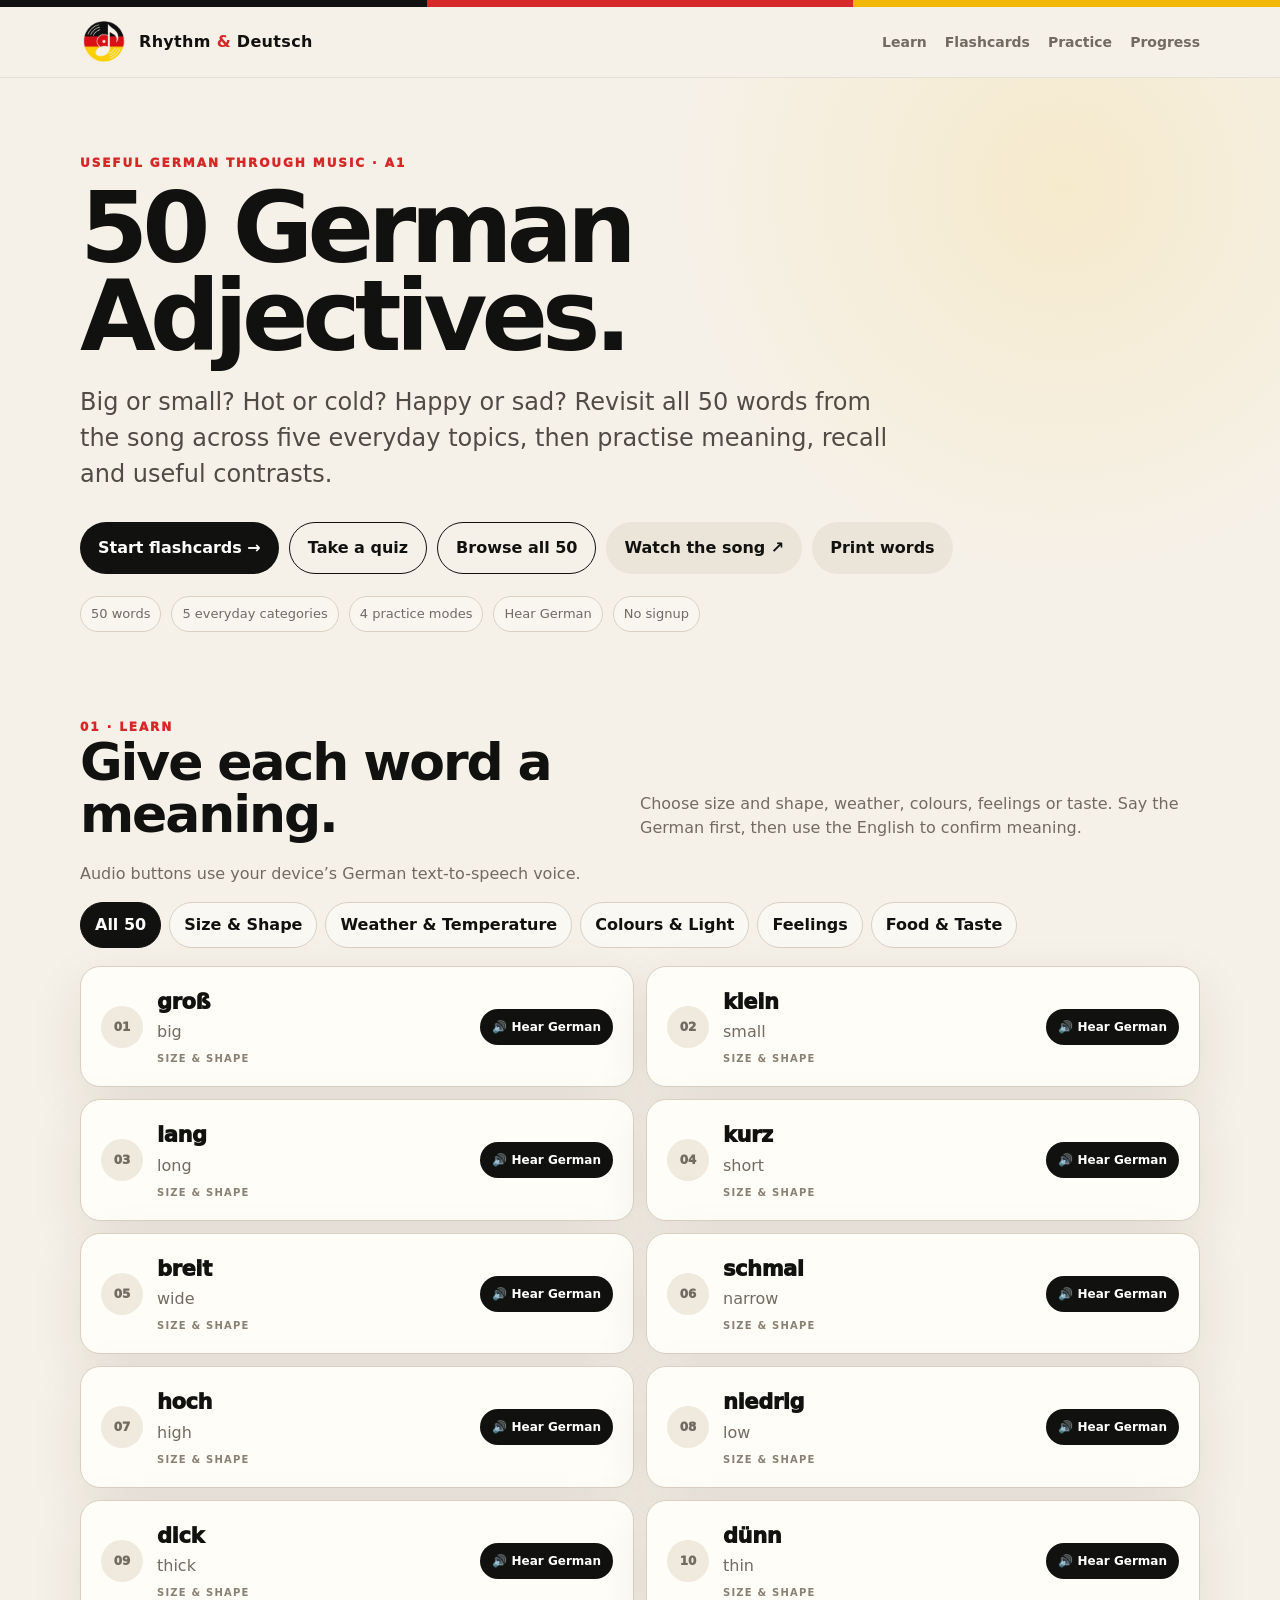
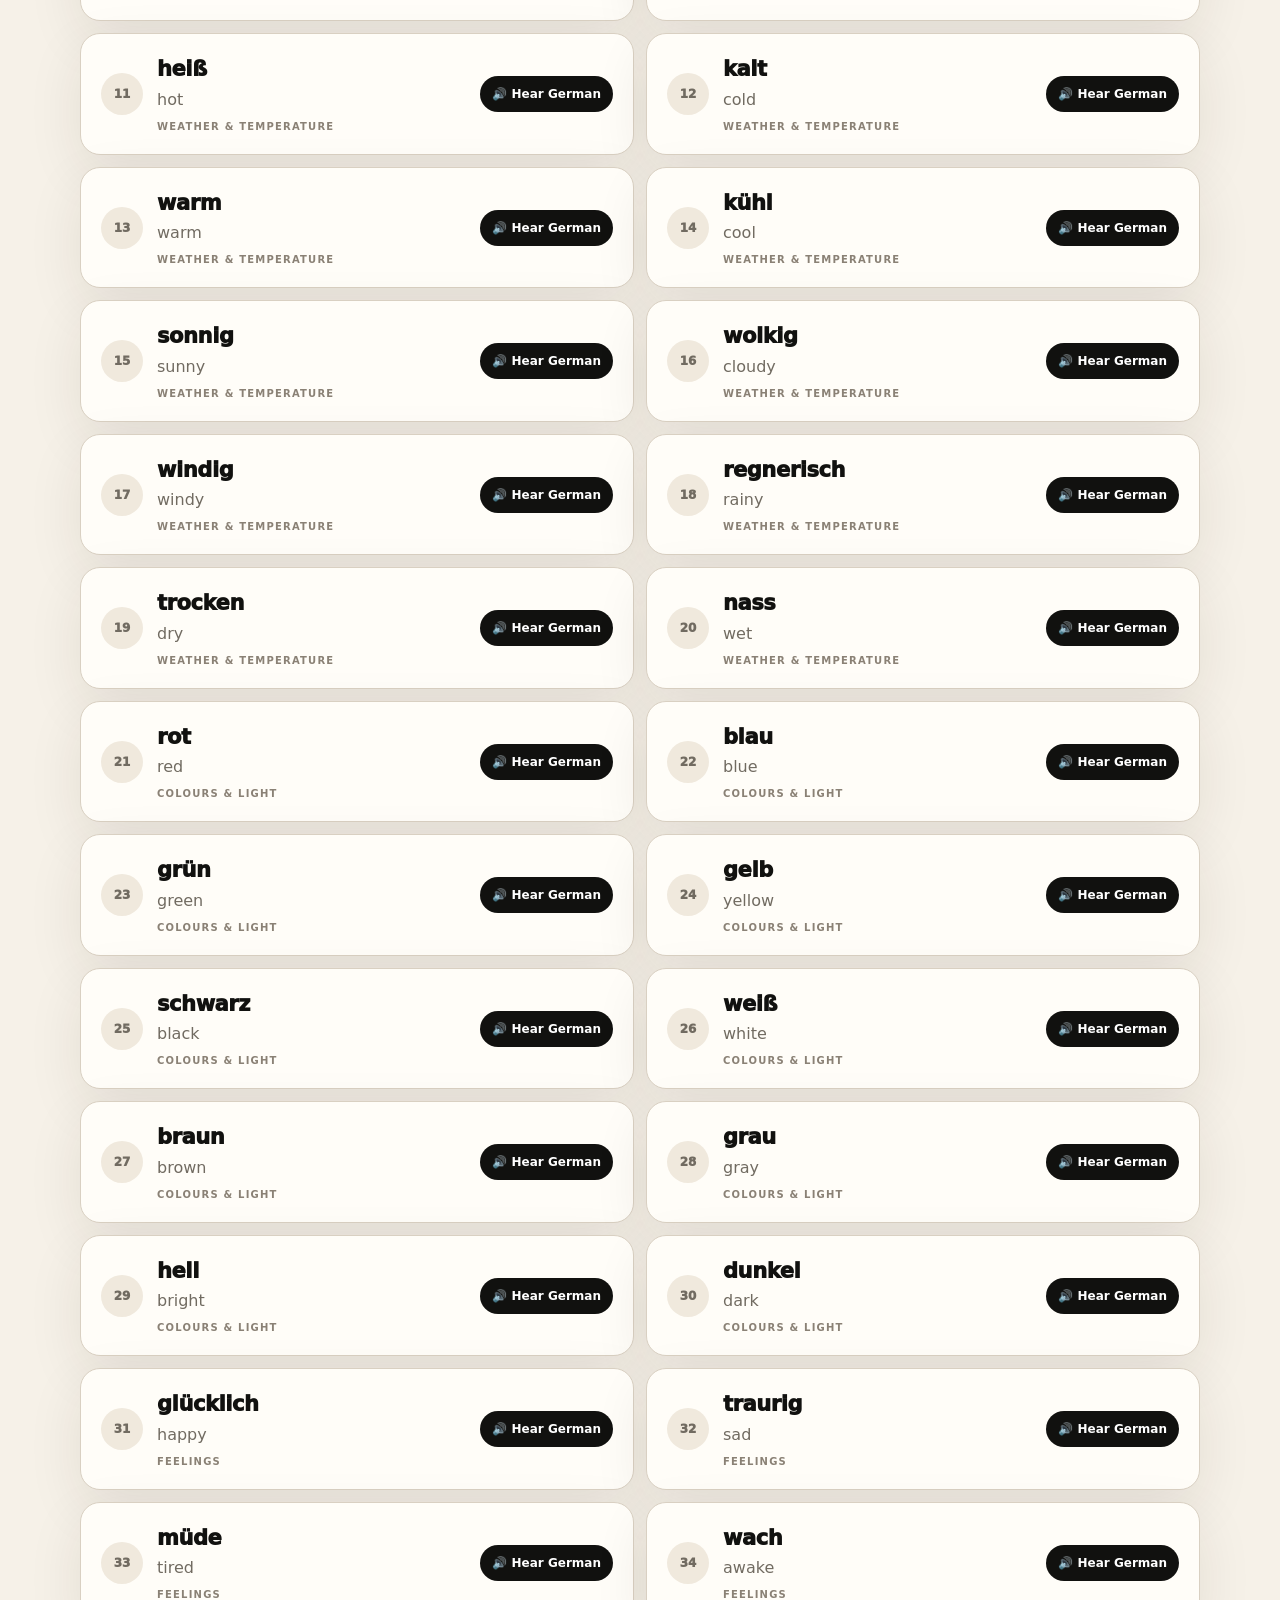
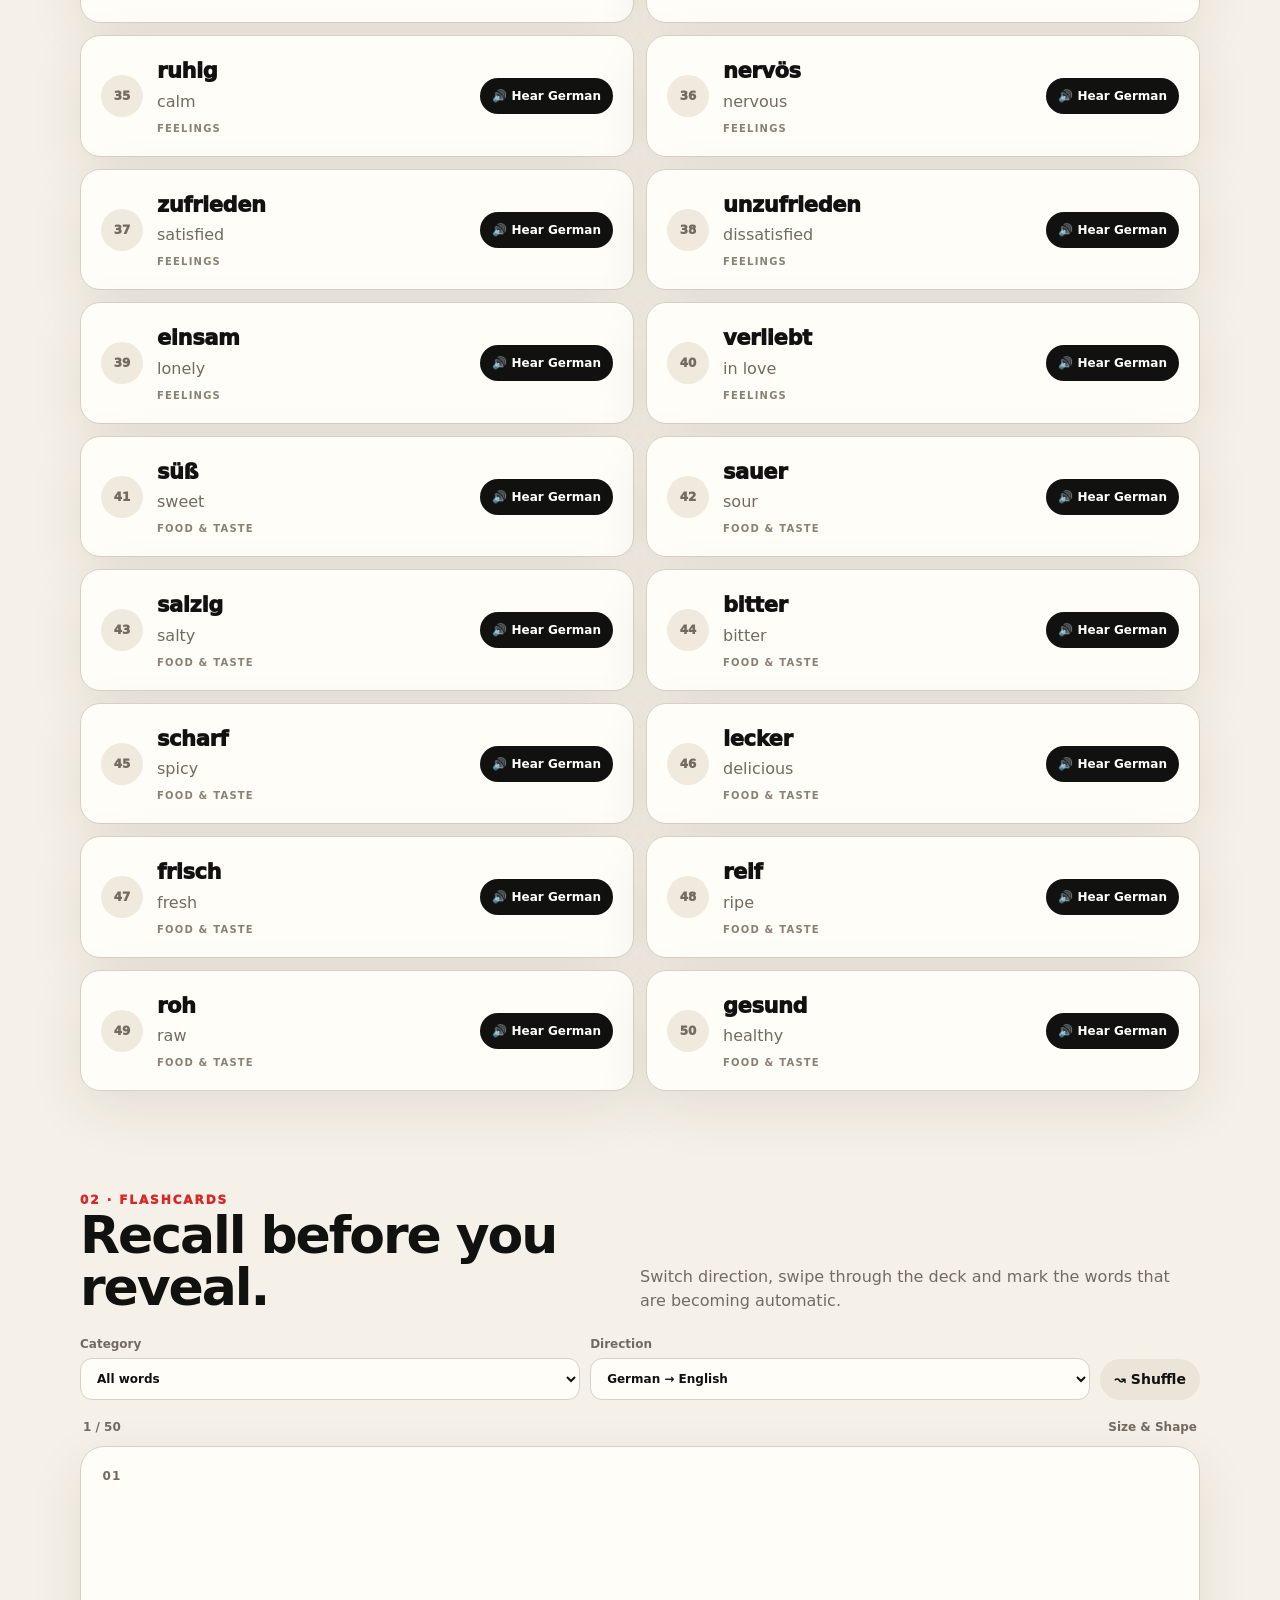
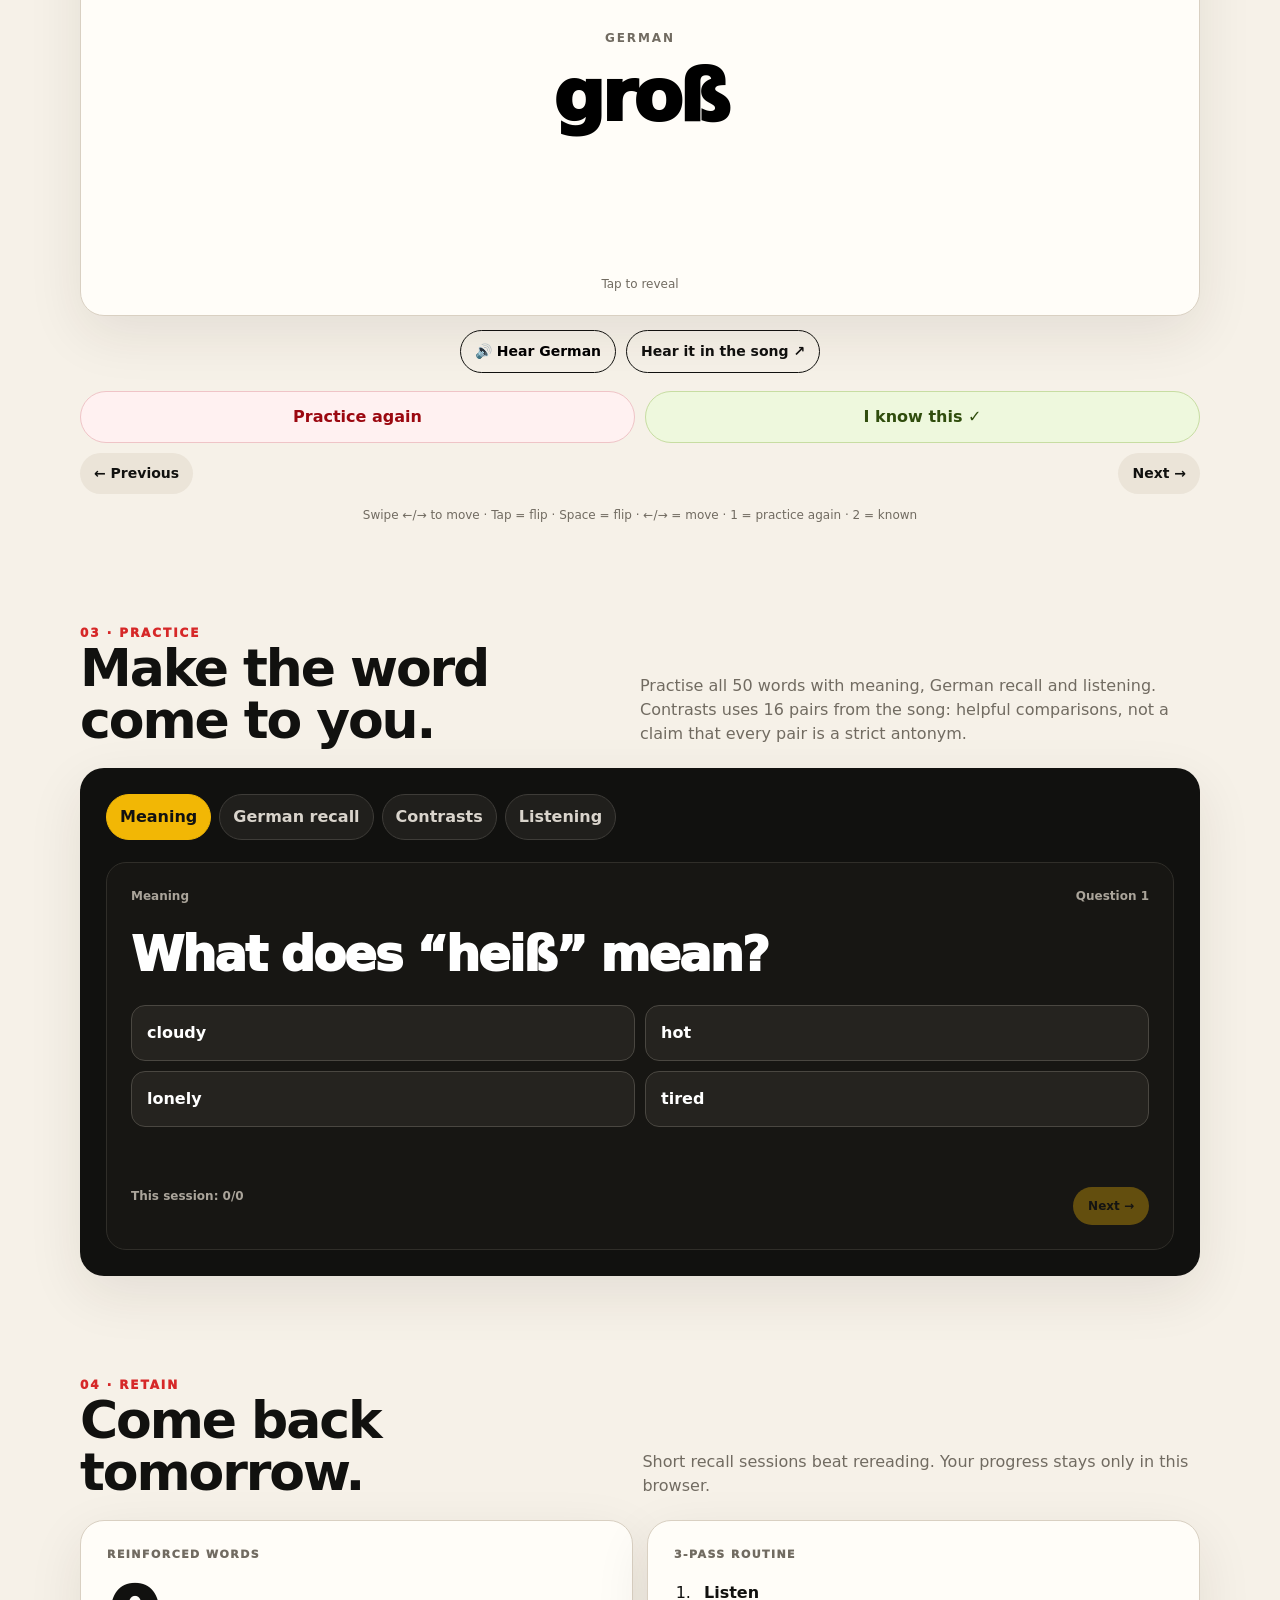
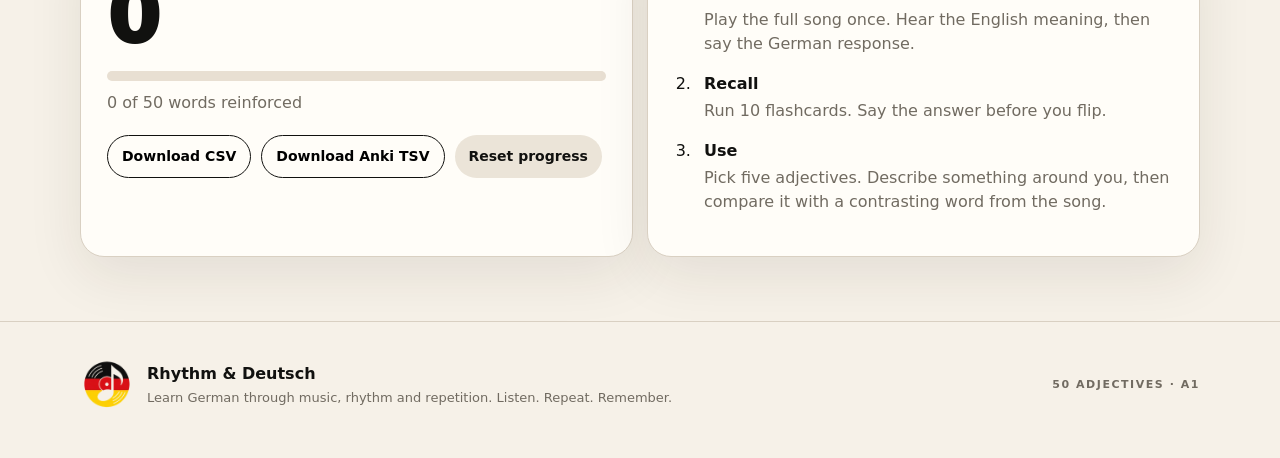
<file: fuenfzig-adjektive/index.html>
<!doctype html>
<html lang="en">
<head>
<meta charset="utf-8">
<meta name="viewport" content="width=device-width,initial-scale=1,viewport-fit=cover">
<meta name="theme-color" content="#11110f">
<meta name="description" content="Practice 50 German adjectives with flashcards, meaning and recall quizzes, contrast pairs, listening and timestamped song links from Rhythm & Deutsch.">
<title>50 German Adjectives — Practice | Rhythm & Deutsch</title>
<link rel="icon" type="image/webp" href="https://yahai.github.io/rhythm-deutsch/100-verbs/assets/logo.webp?v=20261021">
<link rel="apple-touch-icon" href="https://yahai.github.io/rhythm-deutsch/100-verbs/assets/logo.webp?v=20261021">
<style>
:root{--ink:#11110f;--paper:#f6f1e8;--card:#fffdf8;--muted:#716b61;--line:#d9d0c2;--red:#d62828;--gold:#f2b705;--green:#2f6b3d;--shadow:0 18px 55px rgba(40,30,18,.09);--r:24px}
*{box-sizing:border-box}html{scroll-behavior:smooth}section{scroll-margin-top:90px}:focus-visible{outline:3px solid var(--red);outline-offset:4px}@media(prefers-reduced-motion:reduce){html{scroll-behavior:auto}.flashcard-inner,.bar span{transition:none}}body{margin:0;background:var(--paper);color:var(--ink);font:16px/1.5 Inter,ui-sans-serif,system-ui,-apple-system,BlinkMacSystemFont,"Segoe UI",sans-serif}button,select{font:inherit}button{cursor:pointer}a{color:inherit}.wrap{width:min(1120px,calc(100% - 32px));margin:auto}.flagbar{height:7px;background:linear-gradient(90deg,#111 0 33.33%,var(--red) 33.33% 66.66%,var(--gold) 66.66%)}nav{position:sticky;top:0;z-index:20;background:rgba(246,241,232,.94);backdrop-filter:blur(16px);border-bottom:1px solid rgba(17,17,15,.08)}.navrow{min-height:70px;display:flex;align-items:center;justify-content:space-between;gap:18px}.brand{display:flex;align-items:center;gap:11px;text-decoration:none;font-weight:900;letter-spacing:.02em}.brand b{color:var(--red)}.brandlogo{width:48px;height:48px;object-fit:contain}.navlinks{display:flex;gap:18px}.navlinks a{text-decoration:none;font-size:14px;font-weight:750;color:var(--muted)}
.hero{padding:76px 0 50px;background:radial-gradient(circle at 83% 18%,rgba(242,183,5,.12),transparent 33%)}.eyebrow{font-size:12px;letter-spacing:.16em;text-transform:uppercase;font-weight:950;color:var(--red)}h1{font-size:clamp(48px,8.5vw,98px);line-height:.9;letter-spacing:-.06em;margin:12px 0 24px;max-width:950px}.hero p{max-width:820px;font-size:clamp(18px,2.2vw,24px);color:#504b44;margin:0}.actions,.meta,.downloads,.flash-audio,.flash-nav{display:flex;flex-wrap:wrap;gap:10px}.actions{margin-top:30px}.btn{border:0;border-radius:999px;padding:13px 18px;font-weight:850;text-decoration:none;display:inline-flex;align-items:center;justify-content:center}.btn.compact{padding:10px 14px;font-size:14px}.primary{background:var(--ink);color:#fff}.secondary{background:transparent;border:1px solid var(--ink)}.ghost{background:#ebe4d8;color:var(--ink)}.disabled{opacity:.48;cursor:not-allowed}.meta{margin-top:22px;color:var(--muted);font-size:13px}.meta span{padding:7px 10px;border:1px solid var(--line);border-radius:999px;background:rgba(255,255,255,.35)}
.section{padding:36px 0 64px}.sectionhead{display:flex;justify-content:space-between;align-items:end;gap:22px;margin-bottom:22px}.sectionhead h2{font-size:clamp(30px,5vw,52px);line-height:1;letter-spacing:-.04em;margin:0}.sectionhead p{margin:0;max-width:560px;color:var(--muted)}.filters{display:flex;gap:8px;flex-wrap:wrap;margin-bottom:18px}.filter{border:1px solid var(--line);background:rgba(255,255,255,.45);border-radius:999px;padding:10px 14px;font-weight:850;color:var(--ink)}.filter.active{background:var(--ink);color:#fff;border-color:var(--ink)}
.wordgrid{display:grid;grid-template-columns:repeat(2,1fr);gap:12px}.word{background:var(--card);border:1px solid var(--line);border-radius:20px;padding:20px;box-shadow:var(--shadow);display:grid;grid-template-columns:auto 1fr auto;gap:14px;align-items:center}.word-num{width:42px;height:42px;border-radius:50%;display:grid;place-items:center;background:#f0e9dd;color:var(--muted);font-size:12px;font-weight:950}.word-de{overflow-wrap:anywhere;font-size:21px;font-weight:950;letter-spacing:-.02em}.word-en{color:var(--muted);margin-top:2px}.word-cat{font-size:10px;text-transform:uppercase;letter-spacing:.12em;color:#8a8175;margin-top:7px;font-weight:850}.hear{border:0;border-radius:999px;background:var(--ink);color:white;padding:9px 12px;font-size:12px;font-weight:850;white-space:nowrap}
.flash-toolbar{display:grid;grid-template-columns:1fr 1fr auto;gap:10px;align-items:end;margin-bottom:18px}.flash-toolbar label{font-size:12px;font-weight:850;color:var(--muted)}.flash-toolbar select{width:100%;display:block;margin-top:5px;border:1px solid var(--line);background:var(--card);color:var(--ink);border-radius:12px;padding:12px}.flash-status{display:flex;justify-content:space-between;color:var(--muted);font-size:12px;font-weight:850;margin:0 3px 10px}.flashcard-wrap{perspective:1200px}.flashcard{display:block;width:100%;height:min(54vh,470px);min-height:360px;border:0;background:transparent;padding:0;touch-action:pan-y;-webkit-tap-highlight-color:transparent}.flashcard-inner{position:relative;display:block;width:100%;height:100%;transition:transform .55s cubic-bezier(.2,.75,.2,1);transform-style:preserve-3d}.flashcard.flipped .flashcard-inner{transform:rotateY(180deg)}.card-face{position:absolute;inset:0;backface-visibility:hidden;border-radius:var(--r);border:1px solid var(--line);box-shadow:var(--shadow);display:flex;flex-direction:column;align-items:center;justify-content:center;padding:32px;background:var(--card)}.card-back{transform:rotateY(180deg);background:var(--ink);color:var(--paper)}.card-number{position:absolute;top:20px;left:22px;font-size:12px;font-weight:900;letter-spacing:.1em;color:var(--muted)}.card-back .card-number{color:#aaa49a}.card-kicker{font-size:12px;text-transform:uppercase;letter-spacing:.16em;font-weight:900;color:var(--muted);margin-bottom:12px}.card-prompt{overflow-wrap:anywhere;font-size:clamp(34px,7vw,72px);line-height:1.03;font-weight:950;letter-spacing:-.05em;text-align:center;max-width:900px}.tap-hint{position:absolute;bottom:22px;font-size:12px;color:var(--muted)}.card-answer{overflow-wrap:anywhere;font-size:clamp(28px,6vw,58px);line-height:1.05;font-weight:950;letter-spacing:-.04em;text-align:center}.card-german{font-size:18px;color:#c8c1b7;text-align:center;margin-top:18px}.flash-audio{justify-content:center;margin-top:14px}.flash-rating{display:grid;grid-template-columns:1fr 1fr;gap:10px;margin-top:18px}.review-btn,.known-btn{border-radius:999px;padding:13px 18px;font-weight:850}.review-btn{background:#fff1f1;color:#9b0810;border:1px solid #efc4c7}.known-btn{background:#eef8dd;color:#304d0d;border:1px solid #c7dda2}.flash-nav{justify-content:space-between;margin-top:10px}.keyboard-note{text-align:center;font-size:12px;color:var(--muted);margin:12px 0 0}
.practice{background:var(--ink);color:white;padding:26px;border-radius:var(--r);box-shadow:var(--shadow)}.tabs{display:flex;flex-wrap:wrap;gap:8px;margin-bottom:22px}.tab{border:1px solid #3e3c38;background:#201f1c;color:#d9d4cc;padding:10px 13px;border-radius:999px;font-weight:850}.tab.active{background:var(--gold);color:#111;border-color:var(--gold)}.quiz{background:#171613;border:1px solid #302e29;border-radius:20px;padding:24px}.qmeta,.quizfoot{display:flex;justify-content:space-between;gap:16px;color:#aaa49a;font-size:12px;font-weight:850}.question{font-size:clamp(28px,5vw,48px);font-weight:950;letter-spacing:-.04em;line-height:1.07;margin:24px 0}.listen-btn{border:1px solid #575148;background:#24221e;color:#fff;padding:11px 14px;border-radius:999px;font-weight:850;margin:-6px 0 18px}.hidden{display:none}.answers{display:grid;grid-template-columns:1fr 1fr;gap:10px}.answer{border:1px solid #4a4741;background:#25231f;color:#fff;border-radius:14px;padding:15px;text-align:left;font-weight:800}.answer:hover{border-color:#81796e}.answer.correct{background:#1d4b28;border-color:#367a46}.answer.wrong{background:#5a1f24;border-color:#a53b44}.answer:disabled{cursor:default}.feedback{min-height:28px;color:#d0cac1;margin:16px 0}.quizfoot button{border:0;border-radius:999px;padding:10px 15px;font-weight:900;background:var(--gold);color:#111}.quizfoot button:disabled{opacity:.35;cursor:not-allowed}
.retain-grid{display:grid;grid-template-columns:1fr 1fr;gap:14px}.retain-card{background:var(--card);border:1px solid var(--line);border-radius:var(--r);padding:26px;box-shadow:var(--shadow)}.retain-title{font-size:11px;letter-spacing:.13em;font-weight:950;color:var(--muted)}.retain-number{font-size:76px;line-height:1;font-weight:950;letter-spacing:-.06em;margin:16px 0}.bar{height:10px;background:#e8dfd2;border-radius:999px;overflow:hidden}.bar span{display:block;height:100%;width:0;background:linear-gradient(90deg,var(--red),var(--gold));transition:width .35s}.retain-copy{color:var(--muted);margin:10px 0 20px}.routine{margin:18px 0 0;padding-left:22px}.routine li{padding:0 0 16px 8px}.routine strong,.routine span{display:block}.routine span{color:var(--muted);margin-top:3px}
footer{padding:36px 0 46px;border-top:1px solid var(--line)}.footrow{display:flex;align-items:center;justify-content:space-between;gap:24px}.footerbrand{display:flex;align-items:center;gap:13px}.footerbrandlogo{width:54px;height:54px;object-fit:contain}.footerbrand p{margin:2px 0 0;color:var(--muted);font-size:13px}.small{font-size:11px;letter-spacing:.14em;color:var(--muted);font-weight:900}
@media(max-width:760px){.navlinks{display:none}.hero{padding-top:52px}.wordgrid,.retain-grid,.answers{grid-template-columns:1fr}.word{grid-template-columns:auto 1fr}.word .hear{grid-column:2;justify-self:start}.flash-toolbar{grid-template-columns:1fr 1fr}.flash-toolbar .btn{grid-column:1/-1}.sectionhead{align-items:flex-start;flex-direction:column}.flashcard{min-height:330px;height:48vh}.footrow{align-items:flex-start;flex-direction:column}.small{display:none}}
@media print{nav,.actions,.filters,.flash-toolbar,.flash-audio,.flash-rating,.flash-nav,.keyboard-note,#flashcards,#practice,.downloads,.flagbar{display:none!important}.hero{padding:30px 0 20px}.wordgrid{grid-template-columns:1fr 1fr}.word{box-shadow:none;break-inside:avoid}.section{padding:18px 0}.retain-grid{display:none}body{background:white}}

@media(prefers-reduced-motion:reduce){.flashcard-inner,.bar span{transition:none}}



</style>
<script defer src="https://cloud.umami.is/script.js" data-website-id="da624a16-4aff-4937-9284-92357a6e5438"></script>
</head>
<body>
<div class="flagbar"></div>
<nav>
  <div class="wrap navrow">
    <a class="brand" href="#top">
      <img class="brandlogo" src="https://yahai.github.io/rhythm-deutsch/100-verbs/assets/logo.webp?v=20261021" alt="Rhythm & Deutsch logo">
      <span>Rhythm <b>&</b> Deutsch</span>
    </a>
    <div class="navlinks"><a href="#learn">Learn</a><a href="#flashcards">Flashcards</a><a href="#practice">Practice</a><a href="#progress">Progress</a></div>
  </div>
</nav>

<header class="hero" id="top">
  <div class="wrap">
    <div class="eyebrow">Useful German Through Music · A1</div>
    <h1>50 German<br>Adjectives.</h1>
    <p>Big or small? Hot or cold? Happy or sad? Revisit all 50 words from the song across five everyday topics, then practise meaning, recall and useful contrasts.</p>
    <div class="actions">
      <a class="btn primary" href="#flashcards" data-umami-event="adjectives-start-flashcards">Start flashcards →</a>
      <a class="btn secondary" href="#practice" data-umami-event="adjectives-open-quiz">Take a quiz</a>
      <a class="btn secondary" href="#learn" data-umami-event="adjectives-browse-all">Browse all 50</a><a class="btn ghost" href="https://youtu.be/CZgo_JZZaI4" target="_blank" rel="noopener">Watch the song ↗</a>
      <button class="btn ghost" id="printBtn">Print words</button>
    </div>
    <div class="meta"><span>50 words</span><span>5 everyday categories</span><span>4 practice modes</span><span>Hear German</span><span>No signup</span></div>
  </div>
</header>

<main>
<section class="section" id="learn">
  <div class="wrap">
    <div class="sectionhead">
      <div><div class="eyebrow">01 · Learn</div><h2>Give each word a meaning.</h2></div>
      <p>Choose size and shape, weather, colours, feelings or taste. Say the German first, then use the English to confirm meaning.</p>
    </div>
    <p id="audioStatus" role="status" style="color:var(--muted)">Audio buttons use your device’s German text-to-speech voice.</p><div class="filters" id="filters"></div>
    <div class="wordgrid" id="wordGrid"></div>
  </div>
</section>

<section class="section" id="flashcards">
  <div class="wrap">
    <div class="sectionhead">
      <div><div class="eyebrow">02 · Flashcards</div><h2>Recall before you reveal.</h2></div>
      <p>Switch direction, swipe through the deck and mark the words that are becoming automatic.</p>
    </div>

    <div class="flash-toolbar">
      <label>Category
        <select id="cardCategory"><option value="all">All words</option></select>
      </label>
      <label>Direction
        <select id="cardDirection">
          <option value="de-en">German → English</option>
          <option value="en-de">English → German</option>
          <option value="mixed">Mixed</option>
        </select>
      </label>
      <button class="btn ghost compact" id="shuffleCards">↝ Shuffle</button>
    </div>

    <div class="flash-status"><span id="cardPosition">1 / 50</span><span id="cardContext">Size & Shape</span></div>
    <div class="flashcard-wrap">
      <button class="flashcard" id="flashcard" type="button" aria-label="Flip flashcard" aria-pressed="false">
        <span class="flashcard-inner">
          <span class="card-face card-front">
            <span class="card-number" id="frontNumber">01</span>
            <span class="card-kicker" id="frontKicker">German</span>
            <strong class="card-prompt" id="frontPrompt">groß</strong>
            <span class="tap-hint">Tap to reveal</span>
          </span>
          <span class="card-face card-back">
            <span class="card-number" id="backNumber">01</span>
            <strong class="card-answer" id="backAnswer">big</strong>
            <span class="card-german" id="cardGerman">groß</span>
          </span>
        </span>
      </button>
    </div>
    <div class="flash-audio">
      <button class="btn secondary compact" id="speakCard" data-umami-event="adjectives-hear-card">🔊 Hear German</button>
      <a class="btn secondary compact" id="songCard" href="https://youtu.be/CZgo_JZZaI4" target="_blank" rel="noopener">Hear it in the song ↗</a>
    </div>
    <div class="flash-rating"><button class="review-btn" id="reviewCard">Practice again</button><button class="known-btn" id="knownCard">I know this ✓</button></div>
    <div class="flash-nav"><button class="btn ghost compact" id="prevCard">← Previous</button><button class="btn ghost compact" id="nextCard">Next →</button></div>
    <p class="keyboard-note">Swipe ←/→ to move · Tap = flip · Space = flip · ←/→ = move · 1 = practice again · 2 = known</p>
  </div>
</section>

<section class="section" id="practice">
  <div class="wrap">
    <div class="sectionhead">
      <div><div class="eyebrow">03 · Practice</div><h2>Make the word come to you.</h2></div>
      <p>Practise all 50 words with meaning, German recall and listening. Contrasts uses 16 pairs from the song: helpful comparisons, not a claim that every pair is a strict antonym.</p>
    </div>
    <div class="practice">
      <div class="tabs" id="tabs"></div>
      <div class="quiz">
        <div class="qmeta"><span id="qMode"></span><span id="qCount"></span></div>
        <div class="question" id="question"></div>
        <button class="listen-btn hidden" id="listenPrompt">🔊 Play German</button>
        <p id="listeningStatus" role="status" style="color:#d0cac1"></p><div class="answers" id="answers"></div>
        <div class="feedback" id="feedback"></div>
        <div class="quizfoot"><span id="score"></span><button id="nextBtn" disabled>Next →</button></div>
      </div>
    </div>
  </div>
</section>

<section class="section" id="progress">
  <div class="wrap">
    <div class="sectionhead">
      <div><div class="eyebrow">04 · Retain</div><h2>Come back tomorrow.</h2></div>
      <p>Short recall sessions beat rereading. Your progress stays only in this browser.</p>
    </div>
    <div class="retain-grid">
      <article class="retain-card">
        <div class="retain-title">REINFORCED WORDS</div>
        <div class="retain-number" id="mastered">0</div>
        <div class="bar"><span id="bar"></span></div>
        <div class="retain-copy" id="progressLabel">0 of 50 words reinforced</div>
        <div class="downloads"><button class="btn secondary compact" id="csvBtn">Download CSV</button><button class="btn secondary compact" id="ankiBtn">Download Anki TSV</button><button class="btn ghost compact" id="resetBtn">Reset progress</button></div>
      </article>
      <article class="retain-card">
        <div class="retain-title">3-PASS ROUTINE</div>
        <ol class="routine">
          <li><div><strong>Listen</strong><span>Play the full song once. Hear the English meaning, then say the German response.</span></div></li>
          <li><div><strong>Recall</strong><span>Run 10 flashcards. Say the answer before you flip.</span></div></li>
          <li><div><strong>Use</strong><span>Pick five adjectives. Describe something around you, then compare it with a contrasting word from the song.</span></div></li>
        </ol>
      </article>
    </div>
  </div>
</section>
</main>

<footer>
  <div class="wrap footrow">
    <div class="footerbrand">
      <img class="footerbrandlogo" src="https://yahai.github.io/rhythm-deutsch/100-verbs/assets/logo.webp?v=20261021" alt="Rhythm & Deutsch logo">
      <div><strong>Rhythm & Deutsch</strong><p>Learn German through music, rhythm and repetition. Listen. Repeat. Remember.</p></div>
    </div>
    <div class="small">50 ADJECTIVES · A1</div>
  </div>
</footer>
<script>
(function(){
"use strict";
var $=function(s){return document.querySelector(s)},$$=function(s){return Array.prototype.slice.call(document.querySelectorAll(s))};
var WORDS=[{"id":1,"key":"adjective-1","de":"groß","en":"big","cat":"Size & Shape","startMs":17820,"germanStartMs":18340,"contrastId":2},{"id":2,"key":"adjective-2","de":"klein","en":"small","cat":"Size & Shape","startMs":18840,"germanStartMs":19240,"contrastId":1},{"id":3,"key":"adjective-3","de":"lang","en":"long","cat":"Size & Shape","startMs":19680,"germanStartMs":20120,"contrastId":4},{"id":4,"key":"adjective-4","de":"kurz","en":"short","cat":"Size & Shape","startMs":20540,"germanStartMs":20920,"contrastId":3},{"id":5,"key":"adjective-5","de":"breit","en":"wide","cat":"Size & Shape","startMs":21480,"germanStartMs":21960,"contrastId":6},{"id":6,"key":"adjective-6","de":"schmal","en":"narrow","cat":"Size & Shape","startMs":22520,"germanStartMs":22760,"contrastId":5},{"id":7,"key":"adjective-7","de":"hoch","en":"high","cat":"Size & Shape","startMs":23320,"germanStartMs":23800,"contrastId":8},{"id":8,"key":"adjective-8","de":"niedrig","en":"low","cat":"Size & Shape","startMs":24220,"germanStartMs":24560,"contrastId":7},{"id":9,"key":"adjective-9","de":"dick","en":"thick","cat":"Size & Shape","startMs":25200,"germanStartMs":25800,"contrastId":10},{"id":10,"key":"adjective-10","de":"dünn","en":"thin","cat":"Size & Shape","startMs":25960,"germanStartMs":26480,"contrastId":9},{"id":11,"key":"adjective-11","de":"heiß","en":"hot","cat":"Weather & Temperature","startMs":43000,"germanStartMs":43480,"contrastId":12},{"id":12,"key":"adjective-12","de":"kalt","en":"cold","cat":"Weather & Temperature","startMs":43960,"germanStartMs":44420,"contrastId":11},{"id":13,"key":"adjective-13","de":"warm","en":"warm","cat":"Weather & Temperature","startMs":45000,"germanStartMs":45340,"contrastId":14},{"id":14,"key":"adjective-14","de":"kühl","en":"cool","cat":"Weather & Temperature","startMs":45780,"germanStartMs":46120,"contrastId":13},{"id":15,"key":"adjective-15","de":"sonnig","en":"sunny","cat":"Weather & Temperature","startMs":46760,"germanStartMs":47060,"contrastId":16},{"id":16,"key":"adjective-16","de":"wolkig","en":"cloudy","cat":"Weather & Temperature","startMs":47620,"germanStartMs":47920,"contrastId":15},{"id":17,"key":"adjective-17","de":"windig","en":"windy","cat":"Weather & Temperature","startMs":48560,"germanStartMs":48980},{"id":18,"key":"adjective-18","de":"regnerisch","en":"rainy","cat":"Weather & Temperature","startMs":49540,"germanStartMs":49820},{"id":19,"key":"adjective-19","de":"trocken","en":"dry","cat":"Weather & Temperature","startMs":50460,"germanStartMs":50720,"contrastId":20},{"id":20,"key":"adjective-20","de":"nass","en":"wet","cat":"Weather & Temperature","startMs":51220,"germanStartMs":51520,"contrastId":19},{"id":21,"key":"adjective-21","de":"rot","en":"red","cat":"Colours & Light","startMs":85500,"germanStartMs":85840},{"id":22,"key":"adjective-22","de":"blau","en":"blue","cat":"Colours & Light","startMs":86240,"germanStartMs":86700},{"id":23,"key":"adjective-23","de":"grün","en":"green","cat":"Colours & Light","startMs":87340,"germanStartMs":87580},{"id":24,"key":"adjective-24","de":"gelb","en":"yellow","cat":"Colours & Light","startMs":88220,"germanStartMs":88440},{"id":25,"key":"adjective-25","de":"schwarz","en":"black","cat":"Colours & Light","startMs":89200,"germanStartMs":89360,"contrastId":26},{"id":26,"key":"adjective-26","de":"weiß","en":"white","cat":"Colours & Light","startMs":89920,"germanStartMs":90360,"contrastId":25},{"id":27,"key":"adjective-27","de":"braun","en":"brown","cat":"Colours & Light","startMs":90740,"germanStartMs":91160},{"id":28,"key":"adjective-28","de":"grau","en":"gray","cat":"Colours & Light","startMs":91800,"germanStartMs":92100},{"id":29,"key":"adjective-29","de":"hell","en":"bright","cat":"Colours & Light","startMs":92700,"germanStartMs":93060,"contrastId":30},{"id":30,"key":"adjective-30","de":"dunkel","en":"dark","cat":"Colours & Light","startMs":93580,"germanStartMs":93920,"contrastId":29},{"id":31,"key":"adjective-31","de":"glücklich","en":"happy","cat":"Feelings","startMs":104240,"germanStartMs":104730,"contrastId":32},{"id":32,"key":"adjective-32","de":"traurig","en":"sad","cat":"Feelings","startMs":105290,"germanStartMs":105550,"contrastId":31},{"id":33,"key":"adjective-33","de":"müde","en":"tired","cat":"Feelings","startMs":106230,"germanStartMs":106590,"contrastId":34},{"id":34,"key":"adjective-34","de":"wach","en":"awake","cat":"Feelings","startMs":107030,"germanStartMs":107410,"contrastId":33},{"id":35,"key":"adjective-35","de":"ruhig","en":"calm","cat":"Feelings","startMs":107930,"germanStartMs":108290,"contrastId":36},{"id":36,"key":"adjective-36","de":"nervös","en":"nervous","cat":"Feelings","startMs":108890,"germanStartMs":109210,"contrastId":35},{"id":37,"key":"adjective-37","de":"zufrieden","en":"satisfied","cat":"Feelings","startMs":110110,"germanStartMs":110510,"contrastId":38},{"id":38,"key":"adjective-38","de":"unzufrieden","en":"dissatisfied","cat":"Feelings","startMs":111750,"germanStartMs":112130,"contrastId":37},{"id":39,"key":"adjective-39","de":"einsam","en":"lonely","cat":"Feelings","startMs":113390,"germanStartMs":113910},{"id":40,"key":"adjective-40","de":"verliebt","en":"in love","cat":"Feelings","startMs":115030,"germanStartMs":116070},{"id":41,"key":"adjective-41","de":"süß","en":"sweet","cat":"Food & Taste","startMs":131780,"germanStartMs":132480,"contrastId":42},{"id":42,"key":"adjective-42","de":"sauer","en":"sour","cat":"Food & Taste","startMs":133120,"germanStartMs":133380,"contrastId":41},{"id":43,"key":"adjective-43","de":"salzig","en":"salty","cat":"Food & Taste","startMs":133920,"germanStartMs":134360},{"id":44,"key":"adjective-44","de":"bitter","en":"bitter","cat":"Food & Taste","startMs":134840,"germanStartMs":135140},{"id":45,"key":"adjective-45","de":"scharf","en":"spicy","cat":"Food & Taste","startMs":135560,"germanStartMs":136100},{"id":46,"key":"adjective-46","de":"lecker","en":"delicious","cat":"Food & Taste","startMs":136600,"germanStartMs":136880},{"id":47,"key":"adjective-47","de":"frisch","en":"fresh","cat":"Food & Taste","startMs":137460,"germanStartMs":137840},{"id":48,"key":"adjective-48","de":"reif","en":"ripe","cat":"Food & Taste","startMs":138260,"germanStartMs":138520},{"id":49,"key":"adjective-49","de":"roh","en":"raw","cat":"Food & Taste","startMs":139000,"germanStartMs":139320},{"id":50,"key":"adjective-50","de":"gesund","en":"healthy","cat":"Food & Taste","startMs":139920,"germanStartMs":140120}];
var CATS=[];WORDS.forEach(function(p){if(CATS.indexOf(p.cat)<0)CATS.push(p.cat)});
var STORAGE="rd-fuenfzig-adjektive-v1";
var progress={mastered:{},review:{},attempts:0,correct:0};
try{progress=Object.assign(progress,JSON.parse(localStorage.getItem(STORAGE)||"{}"))}catch(e){}
var state={filter:"all",cardPool:WORDS.slice(),cardIndex:0,cardDirection:"de-en",mode:"meaning",count:0,attempts:0,correct:0,answered:false,q:null};
var modes={meaning:"Meaning",recall:"German recall",contrast:"Contrasts",listening:"Listening"};
function esc(s){return String(s).replace(/[&<>"']/g,function(c){return{"&":"&amp;","<":"&lt;",">":"&gt;",'"':"&quot;","'":"&#039;"}[c]})}
function save(){try{localStorage.setItem(STORAGE,JSON.stringify(progress))}catch(e){}updateProgress()}
function germanVoice(){if(!("speechSynthesis" in window))return null;var voices=window.speechSynthesis.getVoices();return voices.find(function(v){return /^de(-|_)/i.test(v.lang)})||voices.find(function(v){return /German/i.test(v.name)})||null}
function audioUnavailable(){var msg="No German voice is available on this device. Choose Meaning, German recall or Contrasts to continue.";$("#audioStatus").textContent=msg;if(state.mode==="listening"){$("#listeningStatus").textContent=msg;$$(".answer").forEach(function(b){b.disabled=true})}return false}
function speakGerman(text){var voice=germanVoice();if(!voice)return audioUnavailable();window.speechSynthesis.cancel();var u=new SpeechSynthesisUtterance(text);u.lang="de-DE";u.rate=.78;u.pitch=1;u.voice=voice;$("#audioStatus").textContent="";$("#listeningStatus").textContent="";if(state.mode==="listening"&&!state.answered)$$(".answer").forEach(function(b){b.disabled=false});window.speechSynthesis.speak(u);return true}

function renderFilters(){var a=["all"].concat(CATS);$("#filters").innerHTML=a.map(function(c){return '<button class="filter '+(state.filter===c?'active':'')+'" data-cat="'+esc(c)+'">'+(c==="all"?"All 50":esc(c))+'</button>'}).join("");$$('.filter').forEach(function(b){b.onclick=function(){state.filter=b.dataset.cat;renderFilters();renderWords()}})}
function renderWords(){var a=WORDS.filter(function(p){return state.filter==="all"||p.cat===state.filter});$("#wordGrid").innerHTML=a.map(function(p){return '<article class="word"><div class="word-num">'+String(p.id).padStart(2,"0")+'</div><div><div class="word-de">'+esc(p.de)+'</div><div class="word-en">'+esc(p.en)+'</div><div class="word-cat">'+esc(p.cat)+'</div></div><button class="hear" data-speak="'+encodeURIComponent(p.de)+'" data-umami-event="adjectives-hear-german">🔊 Hear German</button></article>'}).join("")}
function fillCategorySelect(){var opts='<option value="all">All words</option>'+CATS.map(function(c){return '<option value="'+esc(c)+'">'+esc(c)+'</option>'}).join("");$("#cardCategory").innerHTML=opts}
function resetCardPool(){var c=$("#cardCategory").value;state.cardPool=WORDS.filter(function(p){return c==="all"||p.cat===c});state.cardIndex=0;renderCard()}
function currentCard(){return state.cardPool[state.cardIndex]||WORDS[0]}
function cardSides(p){var d=state.cardDirection;if(d==="mixed")d=p.id%2?"de-en":"en-de";return d==="de-en"?{k:"German",front:p.de,back:p.en,german:p.de}:{k:"English",front:p.en,back:p.de,german:p.de}}
function renderCard(){var p=currentCard(),s=cardSides(p),c=$("#flashcard");c.classList.remove("flipped");c.setAttribute("aria-pressed","false");$("#frontNumber").textContent=$("#backNumber").textContent=String(p.id).padStart(2,"0");$("#frontKicker").textContent=s.k;$("#frontPrompt").textContent=s.front;$("#backAnswer").textContent=s.back;$("#cardGerman").textContent=s.german;$("#cardPosition").textContent=(state.cardIndex+1)+" / "+state.cardPool.length;$("#cardContext").textContent=p.cat;$("#songCard").href="https://youtu.be/CZgo_JZZaI4?t="+Math.floor(p.startMs/1000)}
function nextCard(){state.cardIndex=(state.cardIndex+1)%state.cardPool.length;renderCard()}function prevCard(){state.cardIndex=(state.cardIndex-1+state.cardPool.length)%state.cardPool.length;renderCard()}
function shuffleCards(){for(var i=state.cardPool.length-1;i>0;i--){var j=Math.floor(Math.random()*(i+1)),t=state.cardPool[i];state.cardPool[i]=state.cardPool[j];state.cardPool[j]=t}state.cardIndex=0;renderCard()}
function markCard(type){var p=currentCard();if(type==="known"){progress.mastered[p.id]=1;delete progress.review[p.id]}else{progress.review[p.id]=1;delete progress.mastered[p.id]}save();nextCard()}
function shuffle(a){a=a.slice();for(var i=a.length-1;i>0;i--){var j=Math.floor(Math.random()*(i+1)),t=a[i];a[i]=a[j];a[j]=t}return a}function pick(a){return a[Math.floor(Math.random()*a.length)]}
function answers(correct,pool){var u=Array.from(new Set(pool.filter(function(x){return x!==correct})));return shuffle([correct].concat(shuffle(u).slice(0,3)))}
function question(){
  var eligible=state.mode==="contrast"?WORDS.filter(function(p){return p.contrastId}):WORDS;
  var p=pick(eligible),q="",correct="",pool=[],spoken=null,target=p;
  if(state.mode==="meaning"){q='What does “'+p.de+'” mean?';correct=p.en;pool=WORDS.map(function(x){return x.en})}
  if(state.mode==="recall"){q='How do you say “'+p.en+'” in German?';correct=p.de;pool=WORDS.map(function(x){return x.de})}
  if(state.mode==="contrast"){target=WORDS.find(function(x){return x.id===p.contrastId});q='Complete the contrast from the song: “'+p.de+'” ↔ …';correct=target.de;pool=WORDS.filter(function(x){return x.cat!==p.cat}).map(function(x){return x.de}).concat([correct])}
  if(state.mode==="listening"){q="Listen, then choose the meaning.";correct=p.en;pool=WORDS.map(function(x){return x.en});spoken=p.de}
  var feedback=state.mode==="contrast"?p.de+' ↔ '+target.de+' ('+p.en+' ↔ '+target.en+')':p.de+' — '+p.en;
  return {p:p,q:q,correct:correct,answers:answers(correct,pool),spoken:spoken,feedback:feedback,assessedId:target.id};
}
function renderTabs(){$("#tabs").innerHTML=Object.keys(modes).map(function(k){return '<button class="tab '+(state.mode===k?'active':'')+'" data-mode="'+k+'" data-umami-event="adjectives-quiz-mode" data-umami-event-mode="'+k+'">'+modes[k]+'</button>'}).join("");$$('.tab').forEach(function(b){b.onclick=function(){state.mode=b.dataset.mode;renderTabs();nextQuestion()}})}
function nextQuestion(){document.getElementById("listeningStatus").textContent="";state.answered=false;state.q=question();state.count++;$("#qMode").textContent=modes[state.mode];$("#qCount").textContent="Question "+state.count;$("#question").textContent=state.q.q;$("#listenPrompt").classList.toggle("hidden",!state.q.spoken);$("#answers").innerHTML=state.q.answers.map(function(a){return '<button class="answer" data-a="'+encodeURIComponent(a)+'">'+esc(a)+'</button>'}).join("");$("#feedback").textContent="";$("#nextBtn").disabled=true;$$('.answer').forEach(function(b){b.onclick=function(){answerQuestion(b,decodeURIComponent(b.dataset.a))}});score();if(state.q.spoken&&!germanVoice())audioUnavailable()}
function answerQuestion(btn,a){if(state.answered)return;state.answered=true;progress.attempts++;state.attempts++;var ok=a===state.q.correct;if(ok){state.correct++;progress.correct++;progress.mastered[state.q.assessedId]=1;delete progress.review[state.q.assessedId];btn.classList.add("correct");$("#feedback").textContent="Correct. "+state.q.feedback}else{progress.review[state.q.assessedId]=1;delete progress.mastered[state.q.assessedId];btn.classList.add("wrong");$$('.answer').forEach(function(x){if(decodeURIComponent(x.dataset.a)===state.q.correct)x.classList.add("correct")});$("#feedback").textContent="Answer: "+state.q.feedback}$$('.answer').forEach(function(x){x.disabled=true});$("#nextBtn").disabled=false;save();score()}
function score(){var done=state.attempts;$("#score").textContent="This session: "+state.correct+"/"+Math.max(0,done)}
function updateProgress(){var m=Math.min(WORDS.length,Object.keys(progress.mastered).length);$("#mastered").textContent=m;$("#bar").style.width=(m/WORDS.length*100)+"%";$("#progressLabel").textContent=m+" of 50 words reinforced"}
function dl(name,text,type){var a=document.createElement("a");a.href=URL.createObjectURL(new Blob([text],{type:type||"text/plain"}));a.download=name;a.click();setTimeout(function(){URL.revokeObjectURL(a.href)},500)}
function csv(){var rows=["number,category,german,english"];WORDS.forEach(function(p){rows.push([p.id,p.cat,p.de,p.en].map(function(x){return '"'+String(x).replaceAll('"','""')+'"'}).join(","))});dl("fuenfzig-adjektive-50-german-adjectives.csv",rows.join("\n"),"text/csv")}
function anki(){dl("fuenfzig-adjektive-50-german-adjectives-anki.tsv",WORDS.map(function(p){return p.de+"\t"+p.en+"\t"+p.cat}).join("\n"),"text/tab-separated-values")}
var sx=0,sy=0,suppress=false;$("#flashcard").onclick=function(){if(suppress)return;var on=this.classList.toggle("flipped");this.setAttribute("aria-pressed",on?"true":"false")};$("#flashcard").addEventListener("touchstart",function(e){if(e.touches&&e.touches.length){sx=e.touches[0].clientX;sy=e.touches[0].clientY}},{passive:true});$("#flashcard").addEventListener("touchend",function(e){if(!e.changedTouches||!e.changedTouches.length)return;var dx=e.changedTouches[0].clientX-sx,dy=e.changedTouches[0].clientY-sy;if(Math.abs(dx)<50||Math.abs(dx)<=Math.abs(dy)*1.15)return;suppress=true;dx<0?nextCard():prevCard();setTimeout(function(){suppress=false},250)},{passive:true});
$("#cardCategory").onchange=resetCardPool;$("#cardDirection").onchange=function(){state.cardDirection=this.value;renderCard()};$("#shuffleCards").onclick=shuffleCards;$("#prevCard").onclick=prevCard;$("#nextCard").onclick=nextCard;$("#reviewCard").onclick=function(){markCard("review")};$("#knownCard").onclick=function(){markCard("known")};$("#speakCard").onclick=function(){speakGerman(currentCard().de)};$("#listenPrompt").onclick=function(){if(state.q&&state.q.spoken)speakGerman(state.q.spoken)};$("#nextBtn").onclick=nextQuestion;$("#csvBtn").onclick=csv;$("#ankiBtn").onclick=anki;$("#printBtn").onclick=function(){window.print()};$("#resetBtn").onclick=function(){if(confirm("Reset your word progress on this device?")){progress={mastered:{},review:{},attempts:0,correct:0};save();resetCardPool()}};
document.addEventListener("click",function(e){var b=e.target.closest(".hear");if(!b)return;speakGerman(decodeURIComponent(b.dataset.speak))});document.addEventListener("keydown",function(e){if(["SELECT","INPUT","TEXTAREA","BUTTON","A"].indexOf(document.activeElement.tagName)>=0)return;var box=document.getElementById("flashcard").getBoundingClientRect();if(box.bottom<0||box.top>window.innerHeight)return;if(e.key===" "){e.preventDefault();$("#flashcard").click()}if(e.key==="ArrowRight")nextCard();if(e.key==="ArrowLeft")prevCard();if(e.key==="1")markCard("review");if(e.key==="2")markCard("known")});
renderFilters();renderWords();fillCategorySelect();renderTabs();resetCardPool();nextQuestion();updateProgress();
})();

</script>
</body>
</html>
</file>
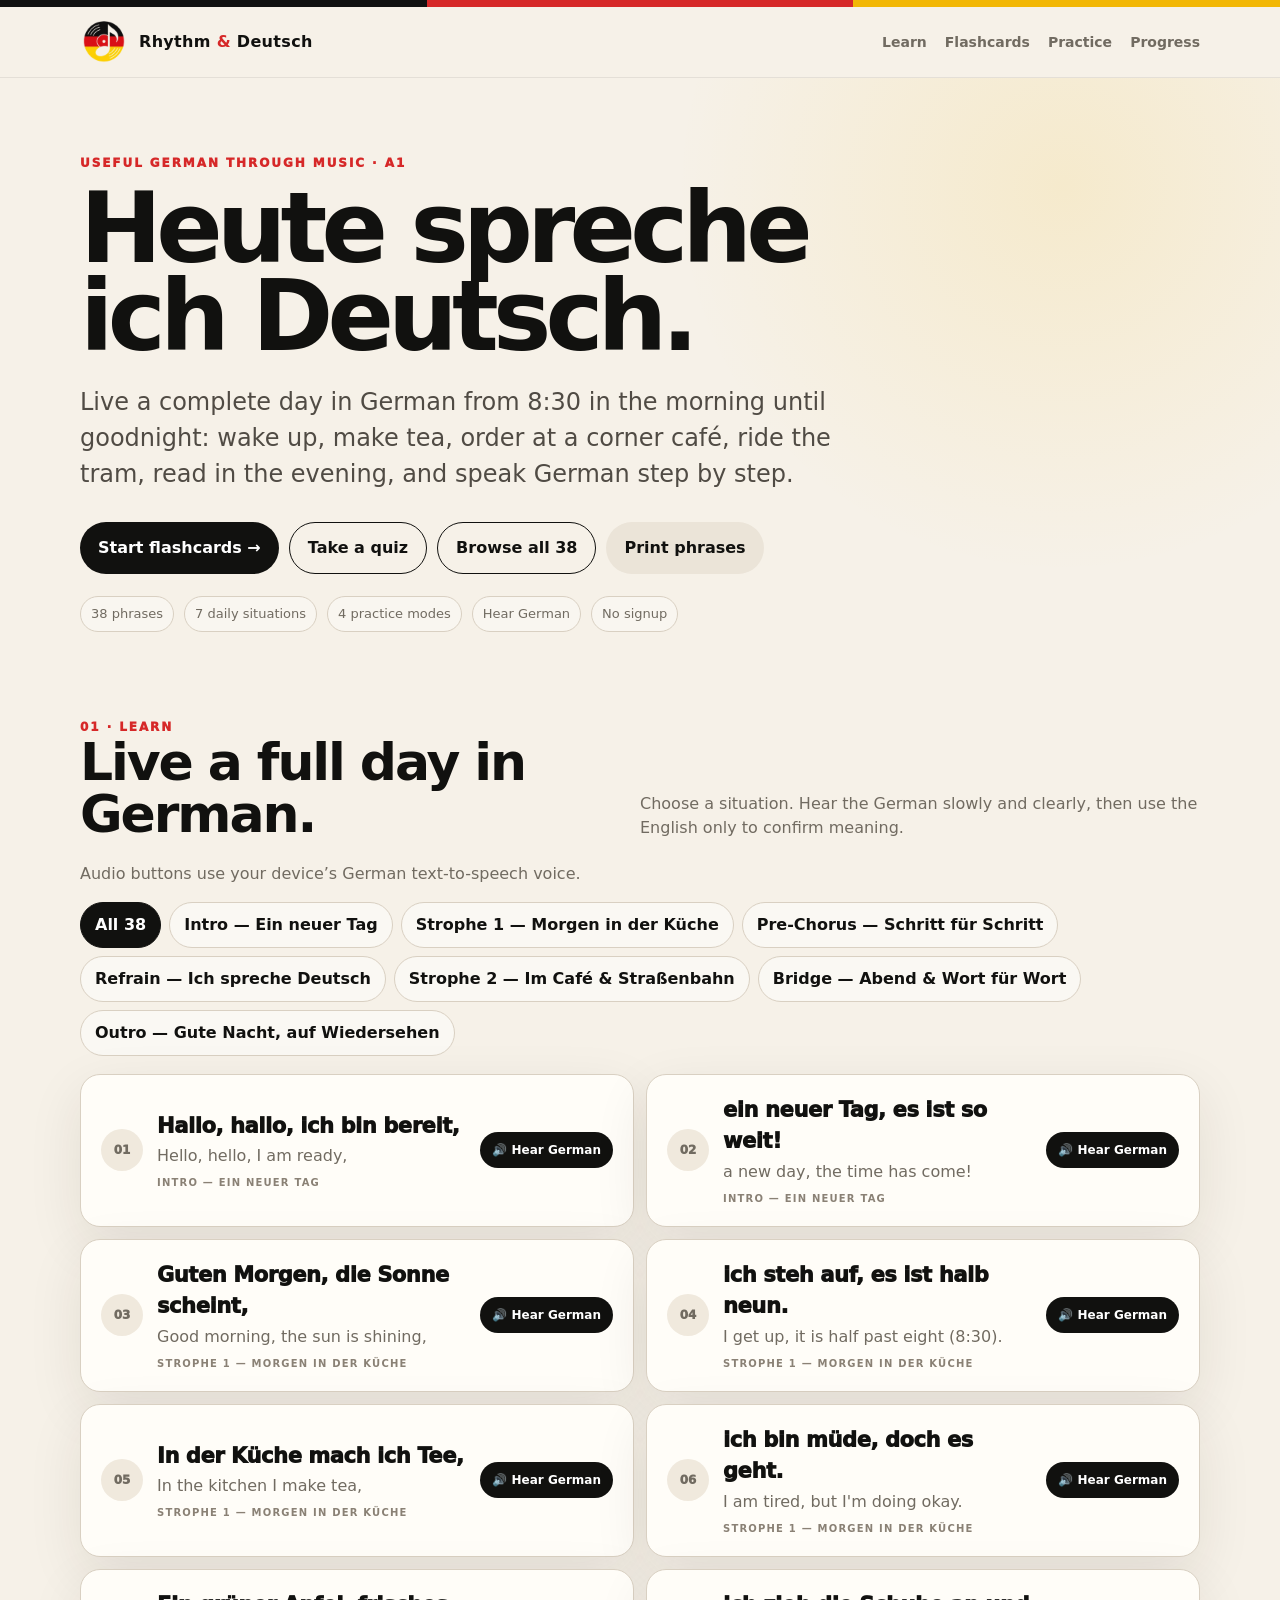
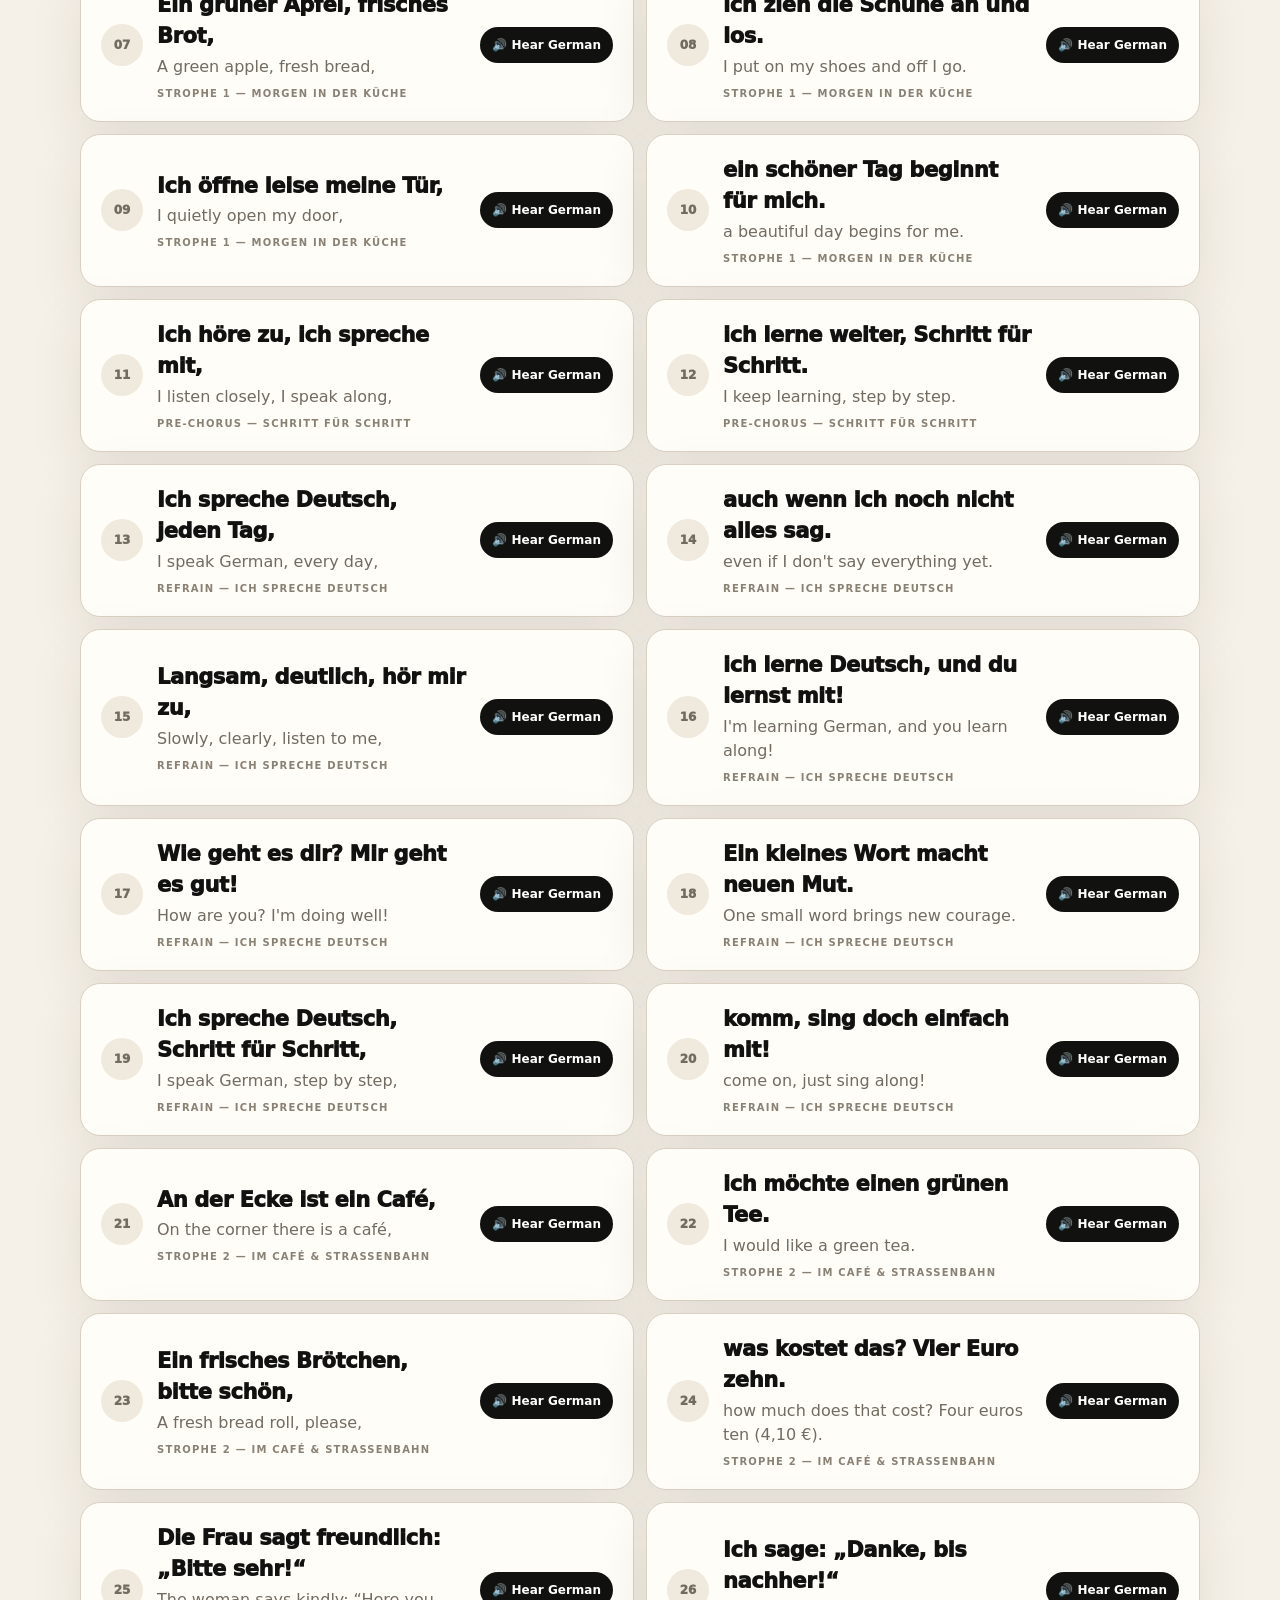
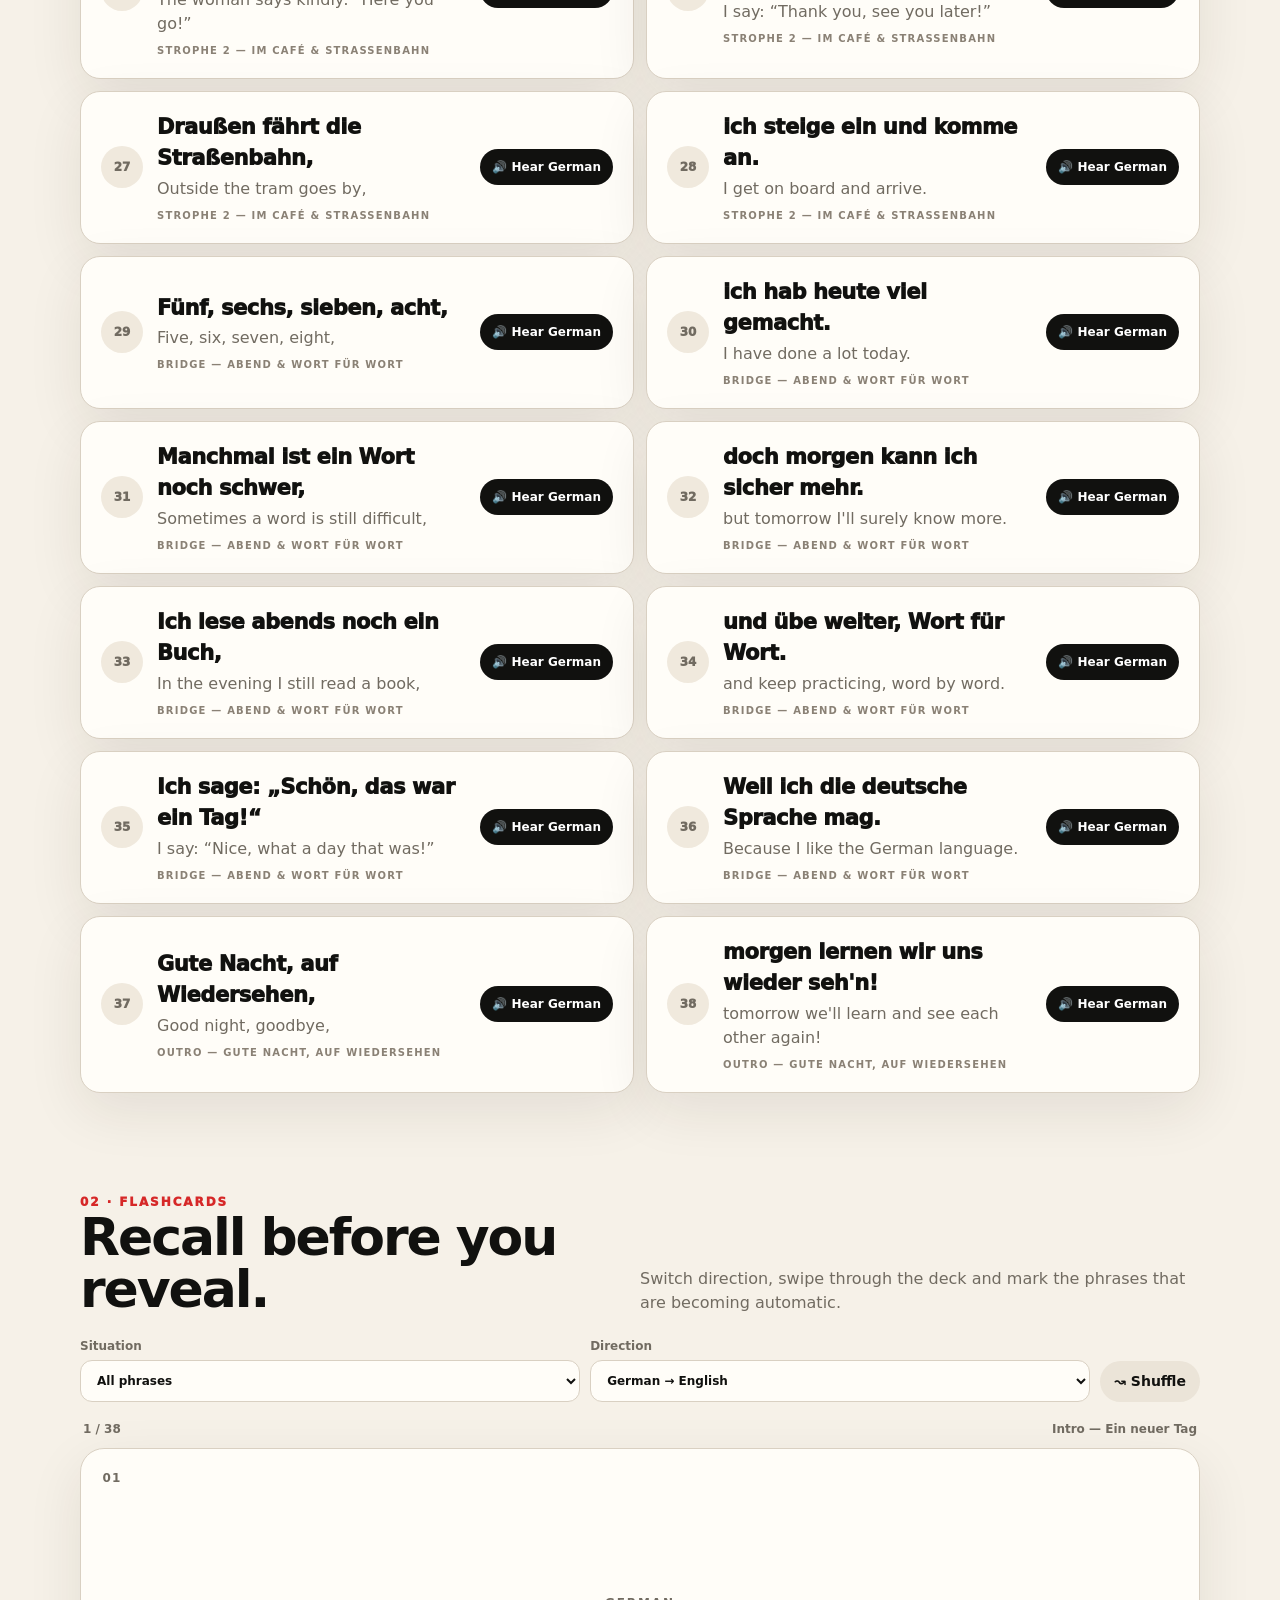
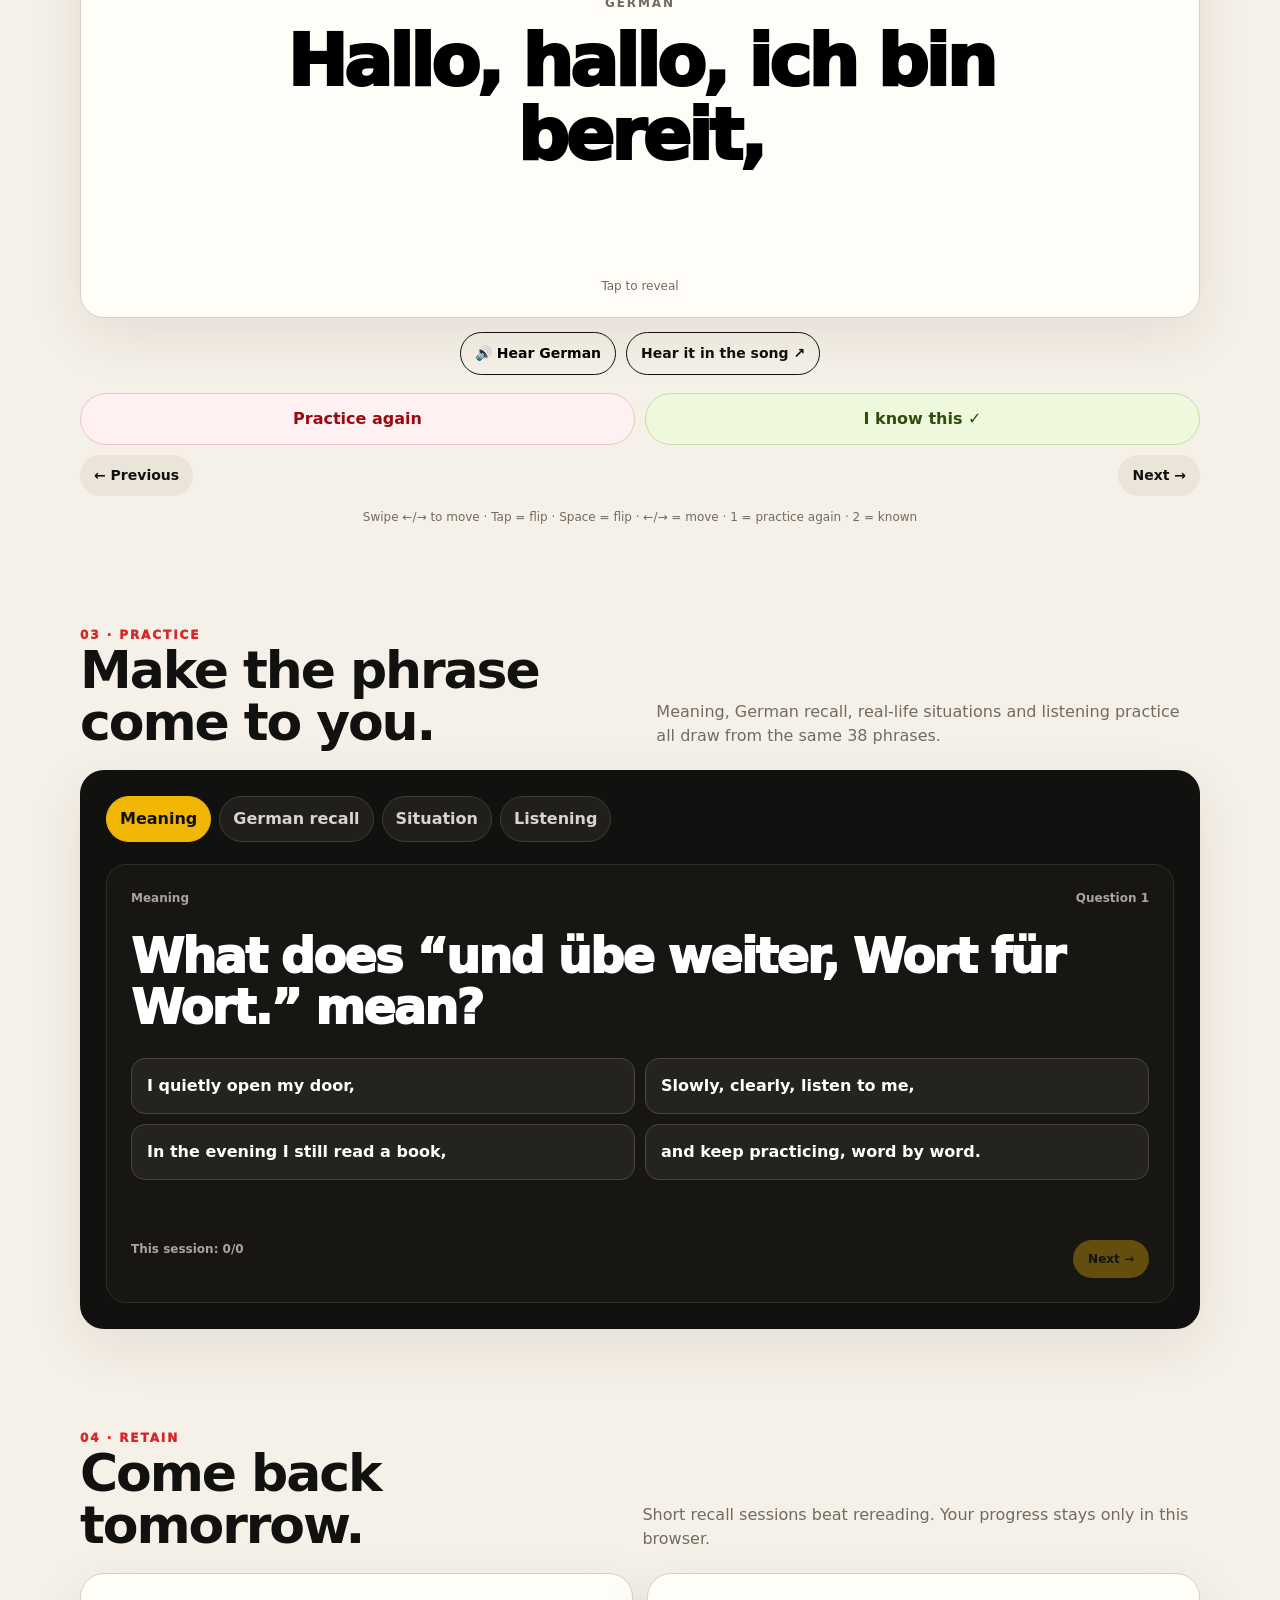
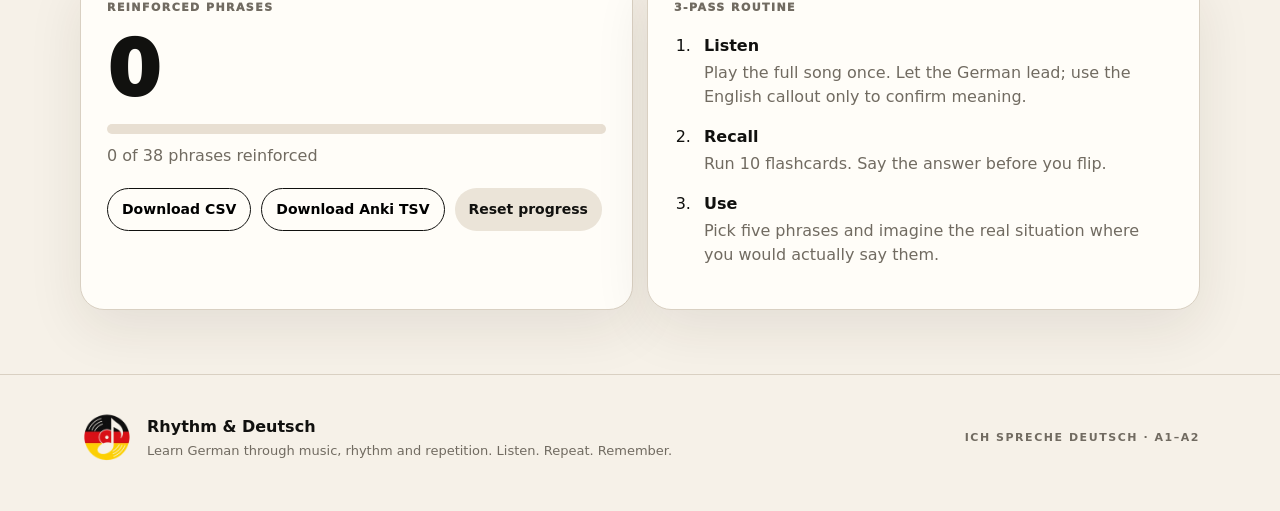
<file: ich-spreche-deutsch/index.html>
<!doctype html>
<html lang="en">
<head>
<meta charset="utf-8">
<meta name="viewport" content="width=device-width,initial-scale=1,viewport-fit=cover">
<meta name="theme-color" content="#11110f">
<meta name="description" content="Practice 38 essential German story lines and rhyming phrases from Heute spreche ich Deutsch by Rhythm & Deutsch, with flashcards, listening, quizzes and local progress.">
<title>Heute spreche ich Deutsch — Full Day German Story Practice | Rhythm & Deutsch</title>
<link rel="icon" type="image/webp" href="https://yahai.github.io/rhythm-deutsch/100-verbs/assets/logo.webp?v=20261018">
<link rel="apple-touch-icon" href="https://yahai.github.io/rhythm-deutsch/100-verbs/assets/logo.webp?v=20261018">
<style>
:root{--ink:#11110f;--paper:#f6f1e8;--card:#fffdf8;--muted:#716b61;--line:#d9d0c2;--red:#d62828;--gold:#f2b705;--green:#2f6b3d;--shadow:0 18px 55px rgba(40,30,18,.09);--r:24px}
*{box-sizing:border-box}html{scroll-behavior:smooth}section{scroll-margin-top:90px}:focus-visible{outline:3px solid var(--red);outline-offset:4px}@media(prefers-reduced-motion:reduce){html{scroll-behavior:auto}.flashcard-inner,.bar span{transition:none}}body{margin:0;background:var(--paper);color:var(--ink);font:16px/1.5 Inter,ui-sans-serif,system-ui,-apple-system,BlinkMacSystemFont,"Segoe UI",sans-serif}button,select{font:inherit}button{cursor:pointer}a{color:inherit}.wrap{width:min(1120px,calc(100% - 32px));margin:auto}.flagbar{height:7px;background:linear-gradient(90deg,#111 0 33.33%,var(--red) 33.33% 66.66%,var(--gold) 66.66%)}nav{position:sticky;top:0;z-index:20;background:rgba(246,241,232,.94);backdrop-filter:blur(16px);border-bottom:1px solid rgba(17,17,15,.08)}.navrow{min-height:70px;display:flex;align-items:center;justify-content:space-between;gap:18px}.brand{display:flex;align-items:center;gap:11px;text-decoration:none;font-weight:900;letter-spacing:.02em}.brand b{color:var(--red)}.brandlogo{width:48px;height:48px;object-fit:contain}.navlinks{display:flex;gap:18px}.navlinks a{text-decoration:none;font-size:14px;font-weight:750;color:var(--muted)}
.hero{padding:76px 0 50px;background:radial-gradient(circle at 83% 18%,rgba(242,183,5,.12),transparent 33%)}.eyebrow{font-size:12px;letter-spacing:.16em;text-transform:uppercase;font-weight:950;color:var(--red)}h1{font-size:clamp(48px,8.5vw,98px);line-height:.9;letter-spacing:-.06em;margin:12px 0 24px;max-width:950px}.hero p{max-width:820px;font-size:clamp(18px,2.2vw,24px);color:#504b44;margin:0}.actions,.meta,.downloads,.flash-audio,.flash-nav{display:flex;flex-wrap:wrap;gap:10px}.actions{margin-top:30px}.btn{border:0;border-radius:999px;padding:13px 18px;font-weight:850;text-decoration:none;display:inline-flex;align-items:center;justify-content:center}.btn.compact{padding:10px 14px;font-size:14px}.primary{background:var(--ink);color:#fff}.secondary{background:transparent;border:1px solid var(--ink)}.ghost{background:#ebe4d8;color:var(--ink)}.disabled{opacity:.48;cursor:not-allowed}.meta{margin-top:22px;color:var(--muted);font-size:13px}.meta span{padding:7px 10px;border:1px solid var(--line);border-radius:999px;background:rgba(255,255,255,.35)}
.section{padding:36px 0 64px}.sectionhead{display:flex;justify-content:space-between;align-items:end;gap:22px;margin-bottom:22px}.sectionhead h2{font-size:clamp(30px,5vw,52px);line-height:1;letter-spacing:-.04em;margin:0}.sectionhead p{margin:0;max-width:560px;color:var(--muted)}.filters{display:flex;gap:8px;flex-wrap:wrap;margin-bottom:18px}.filter{border:1px solid var(--line);background:rgba(255,255,255,.45);border-radius:999px;padding:10px 14px;font-weight:850;color:var(--ink)}.filter.active{background:var(--ink);color:#fff;border-color:var(--ink)}
.phrasegrid{display:grid;grid-template-columns:repeat(2,1fr);gap:12px}.phrase{background:var(--card);border:1px solid var(--line);border-radius:20px;padding:20px;box-shadow:var(--shadow);display:grid;grid-template-columns:auto 1fr auto;gap:14px;align-items:center}.phrase-num{width:42px;height:42px;border-radius:50%;display:grid;place-items:center;background:#f0e9dd;color:var(--muted);font-size:12px;font-weight:950}.phrase-de{overflow-wrap:anywhere;font-size:21px;font-weight:950;letter-spacing:-.02em}.phrase-en{color:var(--muted);margin-top:2px}.phrase-cat{font-size:10px;text-transform:uppercase;letter-spacing:.12em;color:#8a8175;margin-top:7px;font-weight:850}.hear{border:0;border-radius:999px;background:var(--ink);color:white;padding:9px 12px;font-size:12px;font-weight:850;white-space:nowrap}
.flash-toolbar{display:grid;grid-template-columns:1fr 1fr auto;gap:10px;align-items:end;margin-bottom:18px}.flash-toolbar label{font-size:12px;font-weight:850;color:var(--muted)}.flash-toolbar select{width:100%;display:block;margin-top:5px;border:1px solid var(--line);background:var(--card);color:var(--ink);border-radius:12px;padding:12px}.flash-status{display:flex;justify-content:space-between;color:var(--muted);font-size:12px;font-weight:850;margin:0 3px 10px}.flashcard-wrap{perspective:1200px}.flashcard{display:block;width:100%;height:min(54vh,470px);min-height:360px;border:0;background:transparent;padding:0;touch-action:pan-y;-webkit-tap-highlight-color:transparent}.flashcard-inner{position:relative;display:block;width:100%;height:100%;transition:transform .55s cubic-bezier(.2,.75,.2,1);transform-style:preserve-3d}.flashcard.flipped .flashcard-inner{transform:rotateY(180deg)}.card-face{position:absolute;inset:0;backface-visibility:hidden;border-radius:var(--r);border:1px solid var(--line);box-shadow:var(--shadow);display:flex;flex-direction:column;align-items:center;justify-content:center;padding:32px;background:var(--card)}.card-back{transform:rotateY(180deg);background:var(--ink);color:var(--paper)}.card-number{position:absolute;top:20px;left:22px;font-size:12px;font-weight:900;letter-spacing:.1em;color:var(--muted)}.card-back .card-number{color:#aaa49a}.card-kicker{font-size:12px;text-transform:uppercase;letter-spacing:.16em;font-weight:900;color:var(--muted);margin-bottom:12px}.card-prompt{overflow-wrap:anywhere;font-size:clamp(34px,7vw,72px);line-height:1.03;font-weight:950;letter-spacing:-.05em;text-align:center;max-width:900px}.tap-hint{position:absolute;bottom:22px;font-size:12px;color:var(--muted)}.card-answer{overflow-wrap:anywhere;font-size:clamp(28px,6vw,58px);line-height:1.05;font-weight:950;letter-spacing:-.04em;text-align:center}.card-german{font-size:18px;color:#c8c1b7;text-align:center;margin-top:18px}.flash-audio{justify-content:center;margin-top:14px}.flash-rating{display:grid;grid-template-columns:1fr 1fr;gap:10px;margin-top:18px}.review-btn,.known-btn{border-radius:999px;padding:13px 18px;font-weight:850}.review-btn{background:#fff1f1;color:#9b0810;border:1px solid #efc4c7}.known-btn{background:#eef8dd;color:#304d0d;border:1px solid #c7dda2}.flash-nav{justify-content:space-between;margin-top:10px}.keyboard-note{text-align:center;font-size:12px;color:var(--muted);margin:12px 0 0}
.practice{background:var(--ink);color:white;padding:26px;border-radius:var(--r);box-shadow:var(--shadow)}.tabs{display:flex;flex-wrap:wrap;gap:8px;margin-bottom:22px}.tab{border:1px solid #3e3c38;background:#201f1c;color:#d9d4cc;padding:10px 13px;border-radius:999px;font-weight:850}.tab.active{background:var(--gold);color:#111;border-color:var(--gold)}.quiz{background:#171613;border:1px solid #302e29;border-radius:20px;padding:24px}.qmeta,.quizfoot{display:flex;justify-content:space-between;gap:16px;color:#aaa49a;font-size:12px;font-weight:850}.question{font-size:clamp(28px,5vw,48px);font-weight:950;letter-spacing:-.04em;line-height:1.07;margin:24px 0}.listen-btn{border:1px solid #575148;background:#24221e;color:#fff;padding:11px 14px;border-radius:999px;font-weight:850;margin:-6px 0 18px}.hidden{display:none}.answers{display:grid;grid-template-columns:1fr 1fr;gap:10px}.answer{border:1px solid #4a4741;background:#25231f;color:#fff;border-radius:14px;padding:15px;text-align:left;font-weight:800}.answer:hover{border-color:#81796e}.answer.correct{background:#1d4b28;border-color:#367a46}.answer.wrong{background:#5a1f24;border-color:#a53b44}.answer:disabled{cursor:default}.feedback{min-height:28px;color:#d0cac1;margin:16px 0}.quizfoot button{border:0;border-radius:999px;padding:10px 15px;font-weight:900;background:var(--gold);color:#111}.quizfoot button:disabled{opacity:.35;cursor:not-allowed}
.retain-grid{display:grid;grid-template-columns:1fr 1fr;gap:14px}.retain-card{background:var(--card);border:1px solid var(--line);border-radius:var(--r);padding:26px;box-shadow:var(--shadow)}.retain-title{font-size:11px;letter-spacing:.13em;font-weight:950;color:var(--muted)}.retain-number{font-size:76px;line-height:1;font-weight:950;letter-spacing:-.06em;margin:16px 0}.bar{height:10px;background:#e8dfd2;border-radius:999px;overflow:hidden}.bar span{display:block;height:100%;width:0;background:linear-gradient(90deg,var(--red),var(--gold));transition:width .35s}.retain-copy{color:var(--muted);margin:10px 0 20px}.routine{margin:18px 0 0;padding-left:22px}.routine li{padding:0 0 16px 8px}.routine strong,.routine span{display:block}.routine span{color:var(--muted);margin-top:3px}
footer{padding:36px 0 46px;border-top:1px solid var(--line)}.footrow{display:flex;align-items:center;justify-content:space-between;gap:24px}.footerbrand{display:flex;align-items:center;gap:13px}.footerbrandlogo{width:54px;height:54px;object-fit:contain}.footerbrand p{margin:2px 0 0;color:var(--muted);font-size:13px}.small{font-size:11px;letter-spacing:.14em;color:var(--muted);font-weight:900}
@media(max-width:760px){.navlinks{display:none}.hero{padding-top:52px}.phrasegrid,.retain-grid,.answers{grid-template-columns:1fr}.phrase{grid-template-columns:auto 1fr}.phrase .hear{grid-column:2;justify-self:start}.flash-toolbar{grid-template-columns:1fr 1fr}.flash-toolbar .btn{grid-column:1/-1}.sectionhead{align-items:flex-start;flex-direction:column}.flashcard{min-height:330px;height:48vh}.footrow{align-items:flex-start;flex-direction:column}.small{display:none}}
@media print{nav,.actions,.filters,.flash-toolbar,.flash-audio,.flash-rating,.flash-nav,.keyboard-note,#flashcards,#practice,.downloads,.flagbar{display:none!important}.hero{padding:30px 0 20px}.phrasegrid{grid-template-columns:1fr 1fr}.phrase{box-shadow:none;break-inside:avoid}.section{padding:18px 0}.retain-grid{display:none}body{background:white}}

@media(prefers-reduced-motion:reduce){.flashcard-inner,.bar span{transition:none}}
</style>
<script defer src="https://cloud.umami.is/script.js" data-website-id="da624a16-4aff-4937-9284-92357a6e5438"></script>
</head>
<body>
<div class="flagbar"></div>
<nav>
  <div class="wrap navrow">
    <a class="brand" href="#top">
      <img class="brandlogo" src="https://yahai.github.io/rhythm-deutsch/100-verbs/assets/logo.webp?v=20261018" alt="Rhythm & Deutsch logo">
      <span>Rhythm <b>&</b> Deutsch</span>
    </a>
    <div class="navlinks"><a href="#learn">Learn</a><a href="#flashcards">Flashcards</a><a href="#practice">Practice</a><a href="#progress">Progress</a></div>
  </div>
</nav>

<header class="hero" id="top">
  <div class="wrap">
    <div class="eyebrow">Useful German Through Music · A1</div>
    <h1>Heute spreche<br>ich Deutsch.</h1>
    <p>Live a complete day in German from 8:30 in the morning until goodnight: wake up, make tea, order at a corner café, ride the tram, read in the evening, and speak German step by step.</p>
    <div class="actions">
      <a class="btn primary" href="#flashcards" data-umami-event="spreche-start-flashcards">Start flashcards →</a>
      <a class="btn secondary" href="#practice" data-umami-event="spreche-open-quiz">Take a quiz</a>
      <a class="btn secondary" href="#learn" data-umami-event="spreche-browse-all">Browse all 38</a>
      <button class="btn ghost" id="printBtn">Print phrases</button>
    </div>
    <div class="meta"><span>38 phrases</span><span>7 daily situations</span><span>4 practice modes</span><span>Hear German</span><span>No signup</span></div>
  </div>
</header>

<main>
<section class="section" id="learn">
  <div class="wrap">
    <div class="sectionhead">
      <div><div class="eyebrow">01 · Learn</div><h2>Live a full day in German.</h2></div>
      <p>Choose a situation. Hear the German slowly and clearly, then use the English only to confirm meaning.</p>
    </div>
    <p id="audioStatus" role="status" style="color:var(--muted)">Audio buttons use your device’s German text-to-speech voice.</p><div class="filters" id="filters"></div>
    <div class="phrasegrid" id="phraseGrid"></div>
  </div>
</section>

<section class="section" id="flashcards">
  <div class="wrap">
    <div class="sectionhead">
      <div><div class="eyebrow">02 · Flashcards</div><h2>Recall before you reveal.</h2></div>
      <p>Switch direction, swipe through the deck and mark the phrases that are becoming automatic.</p>
    </div>

    <div class="flash-toolbar">
      <label>Situation
        <select id="cardCategory"><option value="all">All phrases</option></select>
      </label>
      <label>Direction
        <select id="cardDirection">
          <option value="de-en">German → English</option>
          <option value="en-de">English → German</option>
          <option value="mixed">Mixed</option>
        </select>
      </label>
      <button class="btn ghost compact" id="shuffleCards">↝ Shuffle</button>
    </div>

    <div class="flash-status"><span id="cardPosition">1 / 38</span><span id="cardContext">A new day begins</span></div>
    <div class="flashcard-wrap">
      <button class="flashcard" id="flashcard" type="button" aria-label="Flip flashcard" aria-pressed="false">
        <span class="flashcard-inner">
          <span class="card-face card-front">
            <span class="card-number" id="frontNumber">01</span>
            <span class="card-kicker" id="frontKicker">German</span>
            <strong class="card-prompt" id="frontPrompt">Hallo, hallo, ich bin bereit,</strong>
            <span class="tap-hint">Tap to reveal</span>
          </span>
          <span class="card-face card-back">
            <span class="card-number" id="backNumber">01</span>
            <strong class="card-answer" id="backAnswer">Hello, hello, I am ready,</strong>
            <span class="card-german" id="cardGerman">Hallo, hallo, ich bin bereit,</span>
          </span>
        </span>
      </button>
    </div>
    <div class="flash-audio">
      <button class="btn secondary compact" id="speakCard" data-umami-event="spreche-hear-card">🔊 Hear German</button>
      <a class="btn secondary compact" id="songCard" href="https://youtu.be/317vwfEipus" target="_blank" rel="noopener">Hear it in the song ↗</a>
    </div>
    <div class="flash-rating"><button class="review-btn" id="reviewCard">Practice again</button><button class="known-btn" id="knownCard">I know this ✓</button></div>
    <div class="flash-nav"><button class="btn ghost compact" id="prevCard">← Previous</button><button class="btn ghost compact" id="nextCard">Next →</button></div>
    <p class="keyboard-note">Swipe ←/→ to move · Tap = flip · Space = flip · ←/→ = move · 1 = practice again · 2 = known</p>
  </div>
</section>

<section class="section" id="practice">
  <div class="wrap">
    <div class="sectionhead">
      <div><div class="eyebrow">03 · Practice</div><h2>Make the phrase come to you.</h2></div>
      <p>Meaning, German recall, real-life situations and listening practice all draw from the same 38 phrases.</p>
    </div>
    <div class="practice">
      <div class="tabs" id="tabs"></div>
      <div class="quiz">
        <div class="qmeta"><span id="qMode"></span><span id="qCount"></span></div>
        <div class="question" id="question"></div>
        <button class="listen-btn hidden" id="listenPrompt">🔊 Play German</button>
        <p id="listeningStatus" role="status" style="color:#d0cac1"></p><div class="answers" id="answers"></div>
        <div class="feedback" id="feedback"></div>
        <div class="quizfoot"><span id="score"></span><button id="nextBtn" disabled>Next →</button></div>
      </div>
    </div>
  </div>
</section>

<section class="section" id="progress">
  <div class="wrap">
    <div class="sectionhead">
      <div><div class="eyebrow">04 · Retain</div><h2>Come back tomorrow.</h2></div>
      <p>Short recall sessions beat rereading. Your progress stays only in this browser.</p>
    </div>
    <div class="retain-grid">
      <article class="retain-card">
        <div class="retain-title">REINFORCED PHRASES</div>
        <div class="retain-number" id="mastered">0</div>
        <div class="bar"><span id="bar"></span></div>
        <div class="retain-copy" id="progressLabel">0 of 38 phrases reinforced</div>
        <div class="downloads"><button class="btn secondary compact" id="csvBtn">Download CSV</button><button class="btn secondary compact" id="ankiBtn">Download Anki TSV</button><button class="btn ghost compact" id="resetBtn">Reset progress</button></div>
      </article>
      <article class="retain-card">
        <div class="retain-title">3-PASS ROUTINE</div>
        <ol class="routine">
          <li><div><strong>Listen</strong><span>Play the full song once. Let the German lead; use the English callout only to confirm meaning.</span></div></li>
          <li><div><strong>Recall</strong><span>Run 10 flashcards. Say the answer before you flip.</span></div></li>
          <li><div><strong>Use</strong><span>Pick five phrases and imagine the real situation where you would actually say them.</span></div></li>
        </ol>
      </article>
    </div>
  </div>
</section>
</main>

<footer>
  <div class="wrap footrow">
    <div class="footerbrand">
      <img class="footerbrandlogo" src="https://yahai.github.io/rhythm-deutsch/100-verbs/assets/logo.webp?v=20261018" alt="Rhythm & Deutsch logo">
      <div><strong>Rhythm & Deutsch</strong><p>Learn German through music, rhythm and repetition. Listen. Repeat. Remember.</p></div>
    </div>
    <div class="small">ICH SPRECHE DEUTSCH · A1–A2</div>
  </div>
</footer>
<script>
(function(){
"use strict";
var $=function(s){return document.querySelector(s)},$$=function(s){return Array.prototype.slice.call(document.querySelectorAll(s))};
var PHRASES=[{"id":1,"key":"intro-01","de":"Hallo, hallo, ich bin bereit,","en":"Hello, hello, I am ready,","cat":"Intro — Ein neuer Tag","scene":"Greet someone cheerfully and say you are ready.","startMs":2500},{"id":2,"key":"intro-02","de":"ein neuer Tag, es ist so weit!","en":"a new day, the time has come!","cat":"Intro — Ein neuer Tag","scene":"Celebrate the start of a brand new day and that the time has come.","startMs":7530},{"id":3,"key":"v1-01","de":"Guten Morgen, die Sonne scheint,","en":"Good morning, the sun is shining,","cat":"Strophe 1 — Morgen in der Küche","scene":"Say good morning and notice that the sun is shining outside.","startMs":12360},{"id":4,"key":"v1-02","de":"ich steh auf, es ist halb neun.","en":"I get up, it is half past eight (8:30).","cat":"Strophe 1 — Morgen in der Küche","scene":"Say you are getting up and state the time is half past eight (8:30).","startMs":15040},{"id":5,"key":"v1-03","de":"In der Küche mach ich Tee,","en":"In the kitchen I make tea,","cat":"Strophe 1 — Morgen in der Küche","scene":"Explain that you are making tea in the kitchen.","startMs":17660},{"id":6,"key":"v1-04","de":"ich bin müde, doch es geht.","en":"I am tired, but I'm doing okay.","cat":"Strophe 1 — Morgen in der Küche","scene":"Admit you feel tired, but reassure someone you are doing okay.","startMs":19700},{"id":7,"key":"v1-05","de":"Ein grüner Apfel, frisches Brot,","en":"A green apple, fresh bread,","cat":"Strophe 1 — Morgen in der Küche","scene":"List your simple breakfast: a green apple and fresh bread.","startMs":22600},{"id":8,"key":"v1-06","de":"ich zieh die Schuhe an und los.","en":"I put on my shoes and off I go.","cat":"Strophe 1 — Morgen in der Küche","scene":"Tell someone you are putting on your shoes and heading out.","startMs":24640},{"id":9,"key":"v1-07","de":"Ich öffne leise meine Tür,","en":"I quietly open my door,","cat":"Strophe 1 — Morgen in der Küche","scene":"Describe quietly opening your front door so you don't wake anyone.","startMs":27280},{"id":10,"key":"v1-08","de":"ein schöner Tag beginnt für mich.","en":"a beautiful day begins for me.","cat":"Strophe 1 — Morgen in der Küche","scene":"Express optimism that a beautiful day is beginning for you.","startMs":29260},{"id":11,"key":"pc1-01","de":"Ich höre zu, ich spreche mit,","en":"I listen closely, I speak along,","cat":"Pre-Chorus — Schritt für Schritt","scene":"Describe actively listening closely and speaking along to practice.","startMs":31940},{"id":12,"key":"pc1-02","de":"ich lerne weiter, Schritt für Schritt.","en":"I keep learning, step by step.","cat":"Pre-Chorus — Schritt für Schritt","scene":"State that you keep learning German steadily, step by step.","startMs":36460},{"id":13,"key":"ch1-01","de":"Ich spreche Deutsch, jeden Tag,","en":"I speak German, every day,","cat":"Refrain — Ich spreche Deutsch","scene":"Declare proudly that you speak German every single day.","startMs":41000},{"id":14,"key":"ch1-02","de":"auch wenn ich noch nicht alles sag.","en":"even if I don't say everything yet.","cat":"Refrain — Ich spreche Deutsch","scene":"Acknowledge that you might not express everything perfectly yet.","startMs":43640},{"id":15,"key":"ch1-03","de":"Langsam, deutlich, hör mir zu,","en":"Slowly, clearly, listen to me,","cat":"Refrain — Ich spreche Deutsch","scene":"Ask a conversation partner to speak slowly, clearly, and listen to you.","startMs":46180},{"id":16,"key":"ch1-04","de":"ich lerne Deutsch, und du lernst mit!","en":"I'm learning German, and you learn along!","cat":"Refrain — Ich spreche Deutsch","scene":"Invite a friend to join you in learning German together.","startMs":48640},{"id":17,"key":"ch1-05","de":"Wie geht es dir? Mir geht es gut!","en":"How are you? I'm doing well!","cat":"Refrain — Ich spreche Deutsch","scene":"Ask how someone is doing and answer warmly that you are well.","startMs":51100},{"id":18,"key":"ch1-06","de":"Ein kleines Wort macht neuen Mut.","en":"One small word brings new courage.","cat":"Refrain — Ich spreche Deutsch","scene":"Remind someone that even a single word can bring fresh courage.","startMs":53620},{"id":19,"key":"ch1-07","de":"Ich spreche Deutsch, Schritt für Schritt,","en":"I speak German, step by step,","cat":"Refrain — Ich spreche Deutsch","scene":"Reiterate your commitment to speaking German step by step.","startMs":55980},{"id":20,"key":"ch1-08","de":"komm, sing doch einfach mit!","en":"come on, just sing along!","cat":"Refrain — Ich spreche Deutsch","scene":"Encourage a companion cheerfully to simply sing along.","startMs":59140},{"id":21,"key":"v2-01","de":"An der Ecke ist ein Café,","en":"On the corner there is a café,","cat":"Strophe 2 — Im Café & Straßenbahn","scene":"Point out that there is a café located on the corner.","startMs":66770},{"id":22,"key":"v2-02","de":"ich möchte einen grünen Tee.","en":"I would like a green tea.","cat":"Strophe 2 — Im Café & Straßenbahn","scene":"Order politely at a café counter, asking for a green tea.","startMs":69180},{"id":23,"key":"v2-03","de":"Ein frisches Brötchen, bitte schön,","en":"A fresh bread roll, please,","cat":"Strophe 2 — Im Café & Straßenbahn","scene":"Ask politely for a fresh bread roll at the bakery counter.","startMs":71660},{"id":24,"key":"v2-04","de":"was kostet das? Vier Euro zehn.","en":"how much does that cost? Four euros ten (4,10 €).","cat":"Strophe 2 — Im Café & Straßenbahn","scene":"Ask how much an item costs and hear that it is four euros ten.","startMs":73900},{"id":25,"key":"v2-05","de":"Die Frau sagt freundlich: „Bitte sehr!“","en":"The woman says kindly: “Here you go!”","cat":"Strophe 2 — Im Café & Straßenbahn","scene":"Describe the shop assistant kindly handing you your order.","startMs":76320},{"id":26,"key":"v2-06","de":"Ich sage: „Danke, bis nachher!“","en":"I say: “Thank you, see you later!”","cat":"Strophe 2 — Im Café & Straßenbahn","scene":"Thank the shopkeeper and say goodbye until later today.","startMs":78860},{"id":27,"key":"v2-07","de":"Draußen fährt die Straßenbahn,","en":"Outside the tram goes by,","cat":"Strophe 2 — Im Café & Straßenbahn","scene":"Notice that the tram is running along the street outside.","startMs":81800},{"id":28,"key":"v2-08","de":"ich steige ein und komme an.","en":"I get on board and arrive.","cat":"Strophe 2 — Im Café & Straßenbahn","scene":"Explain that you board the transit vehicle and arrive at your destination.","startMs":83820},{"id":29,"key":"br-01","de":"Fünf, sechs, sieben, acht,","en":"Five, six, seven, eight,","cat":"Bridge — Abend & Wort für Wort","scene":"Count out numbers rhythmically: five, six, seven, eight.","startMs":116640},{"id":30,"key":"br-02","de":"ich hab heute viel gemacht.","en":"I have done a lot today.","cat":"Bridge — Abend & Wort für Wort","scene":"Reflect at the end of the day that you got a lot done today.","startMs":118520},{"id":31,"key":"br-03","de":"Manchmal ist ein Wort noch schwer,","en":"Sometimes a word is still difficult,","cat":"Bridge — Abend & Wort für Wort","scene":"Admit that sometimes a particular vocabulary word is still difficult.","startMs":120980},{"id":32,"key":"br-04","de":"doch morgen kann ich sicher mehr.","en":"but tomorrow I'll surely know more.","cat":"Bridge — Abend & Wort für Wort","scene":"Express confidence that tomorrow you will surely know more.","startMs":123580},{"id":33,"key":"br-05","de":"Ich lese abends noch ein Buch,","en":"In the evening I still read a book,","cat":"Bridge — Abend & Wort für Wort","scene":"Mention that in the evening you still read a book.","startMs":126120},{"id":34,"key":"br-06","de":"und übe weiter, Wort für Wort.","en":"and keep practicing, word by word.","cat":"Bridge — Abend & Wort für Wort","scene":"Explain that you keep practicing vocabulary word by word.","startMs":128360},{"id":35,"key":"br-07","de":"Ich sage: „Schön, das war ein Tag!“","en":"I say: “Nice, what a day that was!”","cat":"Bridge — Abend & Wort für Wort","scene":"Look back with satisfaction on a full, well-spent day.","startMs":131120},{"id":36,"key":"br-08","de":"Weil ich die deutsche Sprache mag.","en":"Because I like the German language.","cat":"Bridge — Abend & Wort für Wort","scene":"Explain that your efforts are because you genuinely like the German language.","startMs":133460},{"id":37,"key":"out-01","de":"Gute Nacht, auf Wiedersehen,","en":"Good night, goodbye,","cat":"Outro — Gute Nacht, auf Wiedersehen","scene":"Wish someone a good night and say goodbye.","startMs":158660},{"id":38,"key":"out-02","de":"morgen lernen wir uns wieder seh'n!","en":"tomorrow we'll learn and see each other again!","cat":"Outro — Gute Nacht, auf Wiedersehen","scene":"Promise that tomorrow you will learn together and see each other again.","startMs":162560}];
var CATS=[];PHRASES.forEach(function(p){if(CATS.indexOf(p.cat)<0)CATS.push(p.cat)});
var STORAGE="rd-ich-spreche-deutsch-v1";
var progress={mastered:{},review:{},attempts:0,correct:0};
try{progress=Object.assign(progress,JSON.parse(localStorage.getItem(STORAGE)||"{}"))}catch(e){}
var state={filter:"all",cardPool:PHRASES.slice(),cardIndex:0,cardDirection:"de-en",mode:"meaning",count:0,attempts:0,correct:0,answered:false,q:null};
var modes={meaning:"Meaning",recall:"German recall",situation:"Situation",listening:"Listening"};
function esc(s){return String(s).replace(/[&<>"']/g,function(c){return{"&":"&amp;","<":"&lt;",">":"&gt;",'"':"&quot;","'":"&#039;"}[c]})}
function save(){try{localStorage.setItem(STORAGE,JSON.stringify(progress))}catch(e){}updateProgress()}
function speakGerman(text){if(!("speechSynthesis" in window)){document.getElementById("audioStatus").textContent="German speech is unavailable on this device.";return;}window.speechSynthesis.cancel();var u=new SpeechSynthesisUtterance(text);u.lang="de-DE";u.rate=.78;u.pitch=1;var vs=window.speechSynthesis.getVoices();var v=vs.find(function(x){return /^de(-|_)/i.test(x.lang)})||vs.find(function(x){return /German/i.test(x.name)});if(!v){var msg="No German voice is available on this device. Choose Meaning, German recall or Situation to continue.";document.getElementById("audioStatus").textContent=msg;if(state.mode==="listening"){document.getElementById("listeningStatus").textContent=msg;$$(".answer").forEach(function(b){b.disabled=true})}return;}document.getElementById("audioStatus").textContent="";document.getElementById("listeningStatus").textContent="";if(state.mode==="listening"&&!state.answered)$$(".answer").forEach(function(b){b.disabled=false});u.voice=v;window.speechSynthesis.speak(u)}
function renderFilters(){var a=["all"].concat(CATS);$("#filters").innerHTML=a.map(function(c){return '<button class="filter '+(state.filter===c?'active':'')+'" data-cat="'+esc(c)+'">'+(c==="all"?"All 38":esc(c))+'</button>'}).join("");$$('.filter').forEach(function(b){b.onclick=function(){state.filter=b.dataset.cat;renderFilters();renderPhrases()}})}
function renderPhrases(){var a=PHRASES.filter(function(p){return state.filter==="all"||p.cat===state.filter});$("#phraseGrid").innerHTML=a.map(function(p){return '<article class="phrase"><div class="phrase-num">'+String(p.id).padStart(2,"0")+'</div><div><div class="phrase-de">'+esc(p.de)+'</div><div class="phrase-en">'+esc(p.en)+'</div><div class="phrase-cat">'+esc(p.cat)+'</div></div><button class="hear" data-speak="'+encodeURIComponent(p.de)+'" data-umami-event="spreche-hear-german">🔊 Hear German</button></article>'}).join("")}
function fillCategorySelect(){var opts='<option value="all">All phrases</option>'+CATS.map(function(c){return '<option value="'+esc(c)+'">'+esc(c)+'</option>'}).join("");$("#cardCategory").innerHTML=opts}
function resetCardPool(){var c=$("#cardCategory").value;state.cardPool=PHRASES.filter(function(p){return c==="all"||p.cat===c});state.cardIndex=0;renderCard()}
function currentCard(){return state.cardPool[state.cardIndex]||PHRASES[0]}
function cardSides(p){var d=state.cardDirection;if(d==="mixed")d=p.id%2?"de-en":"en-de";return d==="de-en"?{k:"German",front:p.de,back:p.en,german:p.de}:{k:"English",front:p.en,back:p.de,german:p.de}}
function renderCard(){var p=currentCard(),s=cardSides(p),c=$("#flashcard");c.classList.remove("flipped");c.setAttribute("aria-pressed","false");$("#frontNumber").textContent=$("#backNumber").textContent=String(p.id).padStart(2,"0");$("#frontKicker").textContent=s.k;$("#frontPrompt").textContent=s.front;$("#backAnswer").textContent=s.back;$("#cardGerman").textContent=s.german;$("#cardPosition").textContent=(state.cardIndex+1)+" / "+state.cardPool.length;$("#cardContext").textContent=p.cat;$("#songCard").href="https://youtu.be/317vwfEipus?t="+Math.floor(p.startMs/1000)}
function nextCard(){state.cardIndex=(state.cardIndex+1)%state.cardPool.length;renderCard()}function prevCard(){state.cardIndex=(state.cardIndex-1+state.cardPool.length)%state.cardPool.length;renderCard()}
function shuffleCards(){for(var i=state.cardPool.length-1;i>0;i--){var j=Math.floor(Math.random()*(i+1)),t=state.cardPool[i];state.cardPool[i]=state.cardPool[j];state.cardPool[j]=t}state.cardIndex=0;renderCard()}
function markCard(type){var p=currentCard();if(type==="known"){progress.mastered[p.id]=1;delete progress.review[p.id]}else{progress.review[p.id]=1;delete progress.mastered[p.id]}save();nextCard()}
function shuffle(a){a=a.slice();for(var i=a.length-1;i>0;i--){var j=Math.floor(Math.random()*(i+1)),t=a[i];a[i]=a[j];a[j]=t}return a}function pick(a){return a[Math.floor(Math.random()*a.length)]}
function answers(correct,pool){var u=Array.from(new Set(pool.filter(function(x){return x!==correct})));return shuffle([correct].concat(shuffle(u).slice(0,3)))}
function question(){var p=pick(PHRASES),q="",correct="",pool=[],spoken=null;if(state.mode==="meaning"){q='What does “'+p.de+'” mean?';correct=p.en;pool=PHRASES.map(function(x){return x.en})}if(state.mode==="recall"){q='How do you say “'+p.en+'” in German?';correct=p.de;pool=PHRASES.map(function(x){return x.de})}if(state.mode==="situation"){q=p.scene;correct=p.de;pool=PHRASES.map(function(x){return x.de})}if(state.mode==="listening"){q="Listen, then choose the meaning.";correct=p.en;pool=PHRASES.map(function(x){return x.en});spoken=p.de}return{p:p,q:q,correct:correct,answers:answers(correct,pool),spoken:spoken}}
function renderTabs(){$("#tabs").innerHTML=Object.keys(modes).map(function(k){return '<button class="tab '+(state.mode===k?'active':'')+'" data-mode="'+k+'" data-umami-event="spreche-quiz-mode" data-umami-event-mode="'+k+'">'+modes[k]+'</button>'}).join("");$$('.tab').forEach(function(b){b.onclick=function(){state.mode=b.dataset.mode;renderTabs();nextQuestion()}})}
function nextQuestion(){document.getElementById("listeningStatus").textContent="";state.answered=false;state.q=question();state.count++;$("#qMode").textContent=modes[state.mode];$("#qCount").textContent="Question "+state.count;$("#question").textContent=state.q.q;$("#listenPrompt").classList.toggle("hidden",!state.q.spoken);$("#answers").innerHTML=state.q.answers.map(function(a){return '<button class="answer" data-a="'+encodeURIComponent(a)+'">'+esc(a)+'</button>'}).join("");$("#feedback").textContent="";$("#nextBtn").disabled=true;$$('.answer').forEach(function(b){b.onclick=function(){answerQuestion(b,decodeURIComponent(b.dataset.a))}});score()}
function answerQuestion(btn,a){if(state.answered)return;state.answered=true;progress.attempts++;state.attempts++;var ok=a===state.q.correct;if(ok){state.correct++;progress.correct++;progress.mastered[state.q.p.id]=1;delete progress.review[state.q.p.id];btn.classList.add("correct");$("#feedback").textContent="Correct. "+state.q.p.de+" — "+state.q.p.en}else{progress.review[state.q.p.id]=1;btn.classList.add("wrong");$$('.answer').forEach(function(x){if(decodeURIComponent(x.dataset.a)===state.q.correct)x.classList.add("correct")});$("#feedback").textContent="Answer: "+state.q.correct}$$('.answer').forEach(function(x){x.disabled=true});$("#nextBtn").disabled=false;save();score()}
function score(){var done=state.attempts;$("#score").textContent="This session: "+state.correct+"/"+Math.max(0,done)}
function updateProgress(){var m=Math.min(38,Object.keys(progress.mastered).length);$("#mastered").textContent=m;$("#bar").style.width=(m/38*100)+"%";$("#progressLabel").textContent=m+" of 38 phrases reinforced"}
function dl(name,text,type){var a=document.createElement("a");a.href=URL.createObjectURL(new Blob([text],{type:type||"text/plain"}));a.download=name;a.click();setTimeout(function(){URL.revokeObjectURL(a.href)},500)}
function csv(){var rows=["number,category,german,english"];PHRASES.forEach(function(p){rows.push([p.id,p.cat,p.de,p.en].map(function(x){return '"'+String(x).replaceAll('"','""')+'"'}).join(","))});dl("heute-spreche-ich-deutsch-story-companion.csv",rows.join("\n"),"text/csv")}
function anki(){dl("heute-spreche-ich-deutsch-story-companion-anki.tsv",PHRASES.map(function(p){return p.de+"\t"+p.en+"\t"+p.cat}).join("\n"),"text/tab-separated-values")}
var sx=0,sy=0,suppress=false;$("#flashcard").onclick=function(){if(suppress)return;var on=this.classList.toggle("flipped");this.setAttribute("aria-pressed",on?"true":"false")};$("#flashcard").addEventListener("touchstart",function(e){if(e.touches&&e.touches.length){sx=e.touches[0].clientX;sy=e.touches[0].clientY}},{passive:true});$("#flashcard").addEventListener("touchend",function(e){if(!e.changedTouches||!e.changedTouches.length)return;var dx=e.changedTouches[0].clientX-sx,dy=e.changedTouches[0].clientY-sy;if(Math.abs(dx)<50||Math.abs(dx)<=Math.abs(dy)*1.15)return;suppress=true;dx<0?nextCard():prevCard();setTimeout(function(){suppress=false},250)},{passive:true});
$("#cardCategory").onchange=resetCardPool;$("#cardDirection").onchange=function(){state.cardDirection=this.value;renderCard()};$("#shuffleCards").onclick=shuffleCards;$("#prevCard").onclick=prevCard;$("#nextCard").onclick=nextCard;$("#reviewCard").onclick=function(){markCard("review")};$("#knownCard").onclick=function(){markCard("known")};$("#speakCard").onclick=function(){speakGerman(currentCard().de)};$("#listenPrompt").onclick=function(){if(state.q&&state.q.spoken)speakGerman(state.q.spoken)};$("#nextBtn").onclick=nextQuestion;$("#csvBtn").onclick=csv;$("#ankiBtn").onclick=anki;$("#printBtn").onclick=function(){window.print()};$("#resetBtn").onclick=function(){if(confirm("Reset your phrase progress on this device?")){progress={mastered:{},review:{},attempts:0,correct:0};save();resetCardPool()}};
document.addEventListener("click",function(e){var b=e.target.closest(".hear");if(!b)return;speakGerman(decodeURIComponent(b.dataset.speak))});document.addEventListener("keydown",function(e){if(["SELECT","INPUT","TEXTAREA","BUTTON","A"].indexOf(document.activeElement.tagName)>=0)return;var box=document.getElementById("flashcard").getBoundingClientRect();if(box.bottom<0||box.top>window.innerHeight)return;if(e.key===" "){e.preventDefault();$("#flashcard").click()}if(e.key==="ArrowRight")nextCard();if(e.key==="ArrowLeft")prevCard();if(e.key==="1")markCard("review");if(e.key==="2")markCard("known")});
renderFilters();renderPhrases();fillCategorySelect();renderTabs();resetCardPool();nextQuestion();updateProgress();
})();

</script>
</body>
</html>
</file>
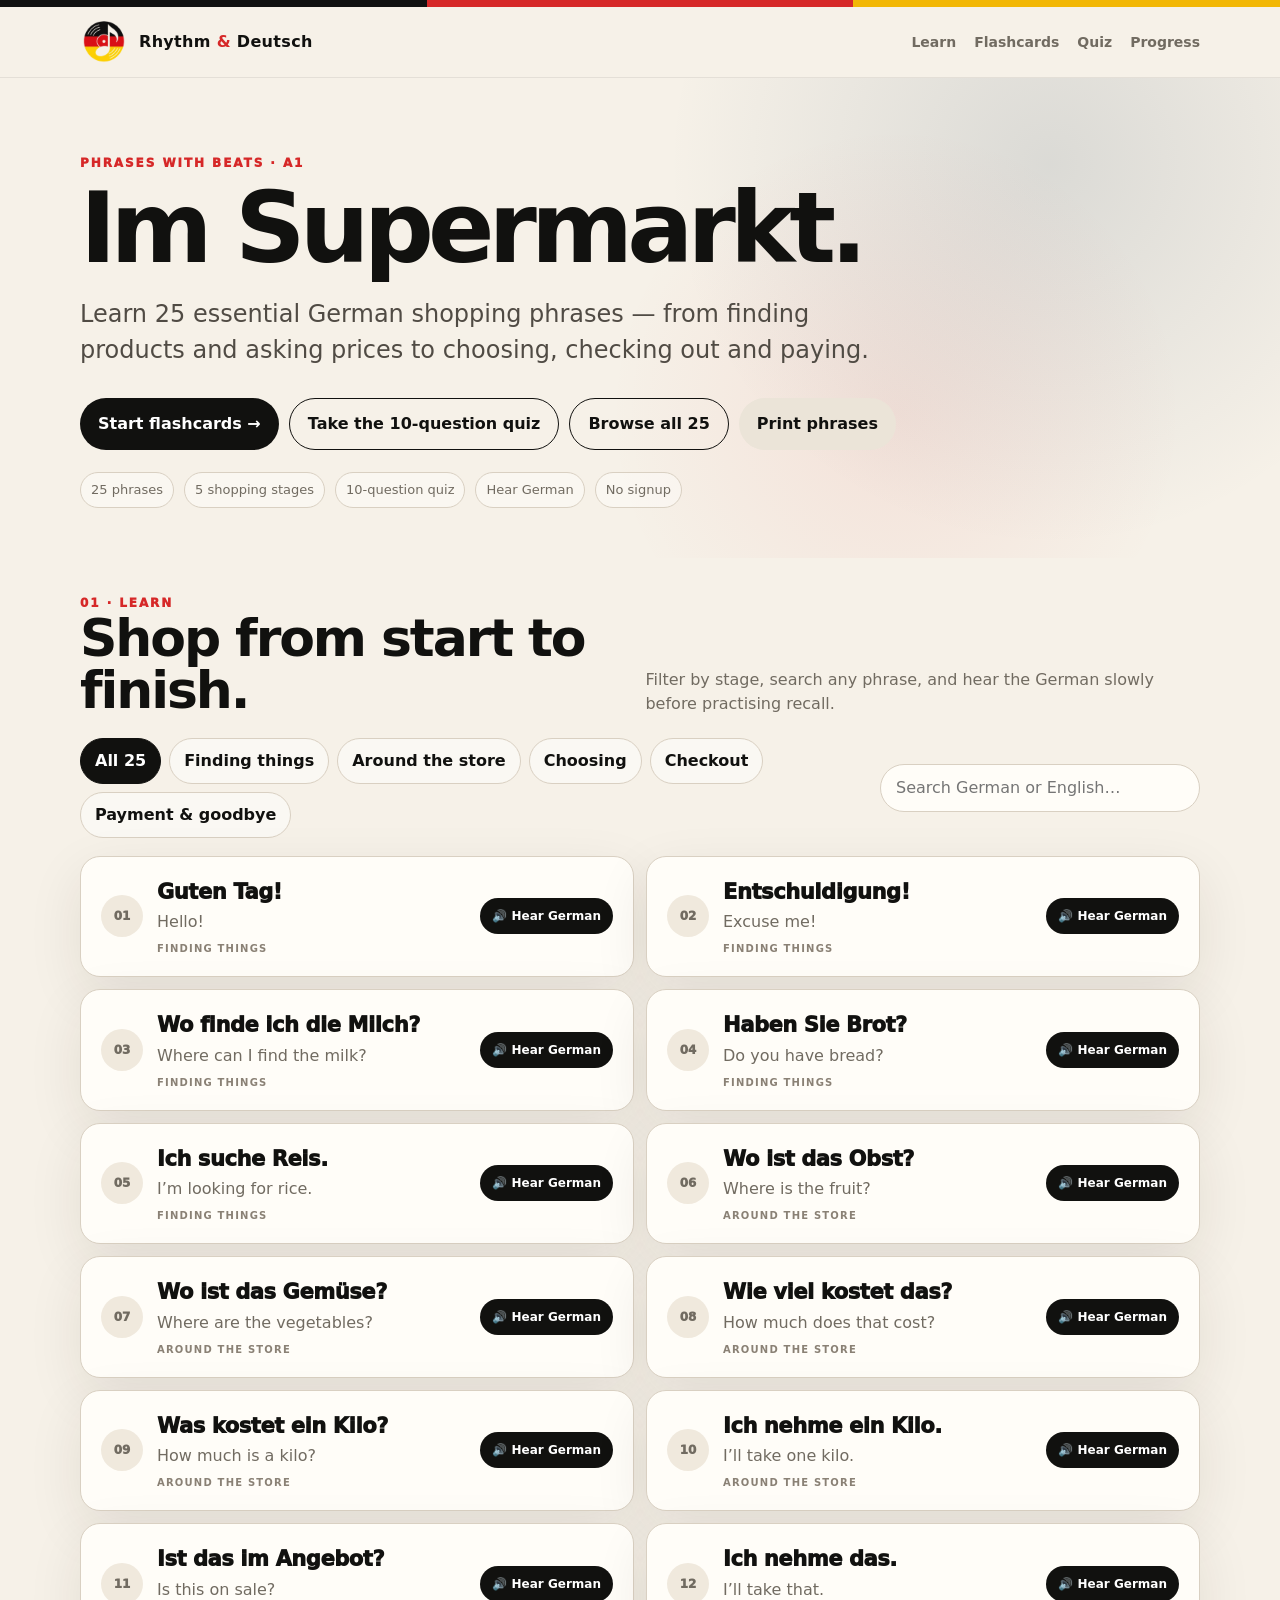
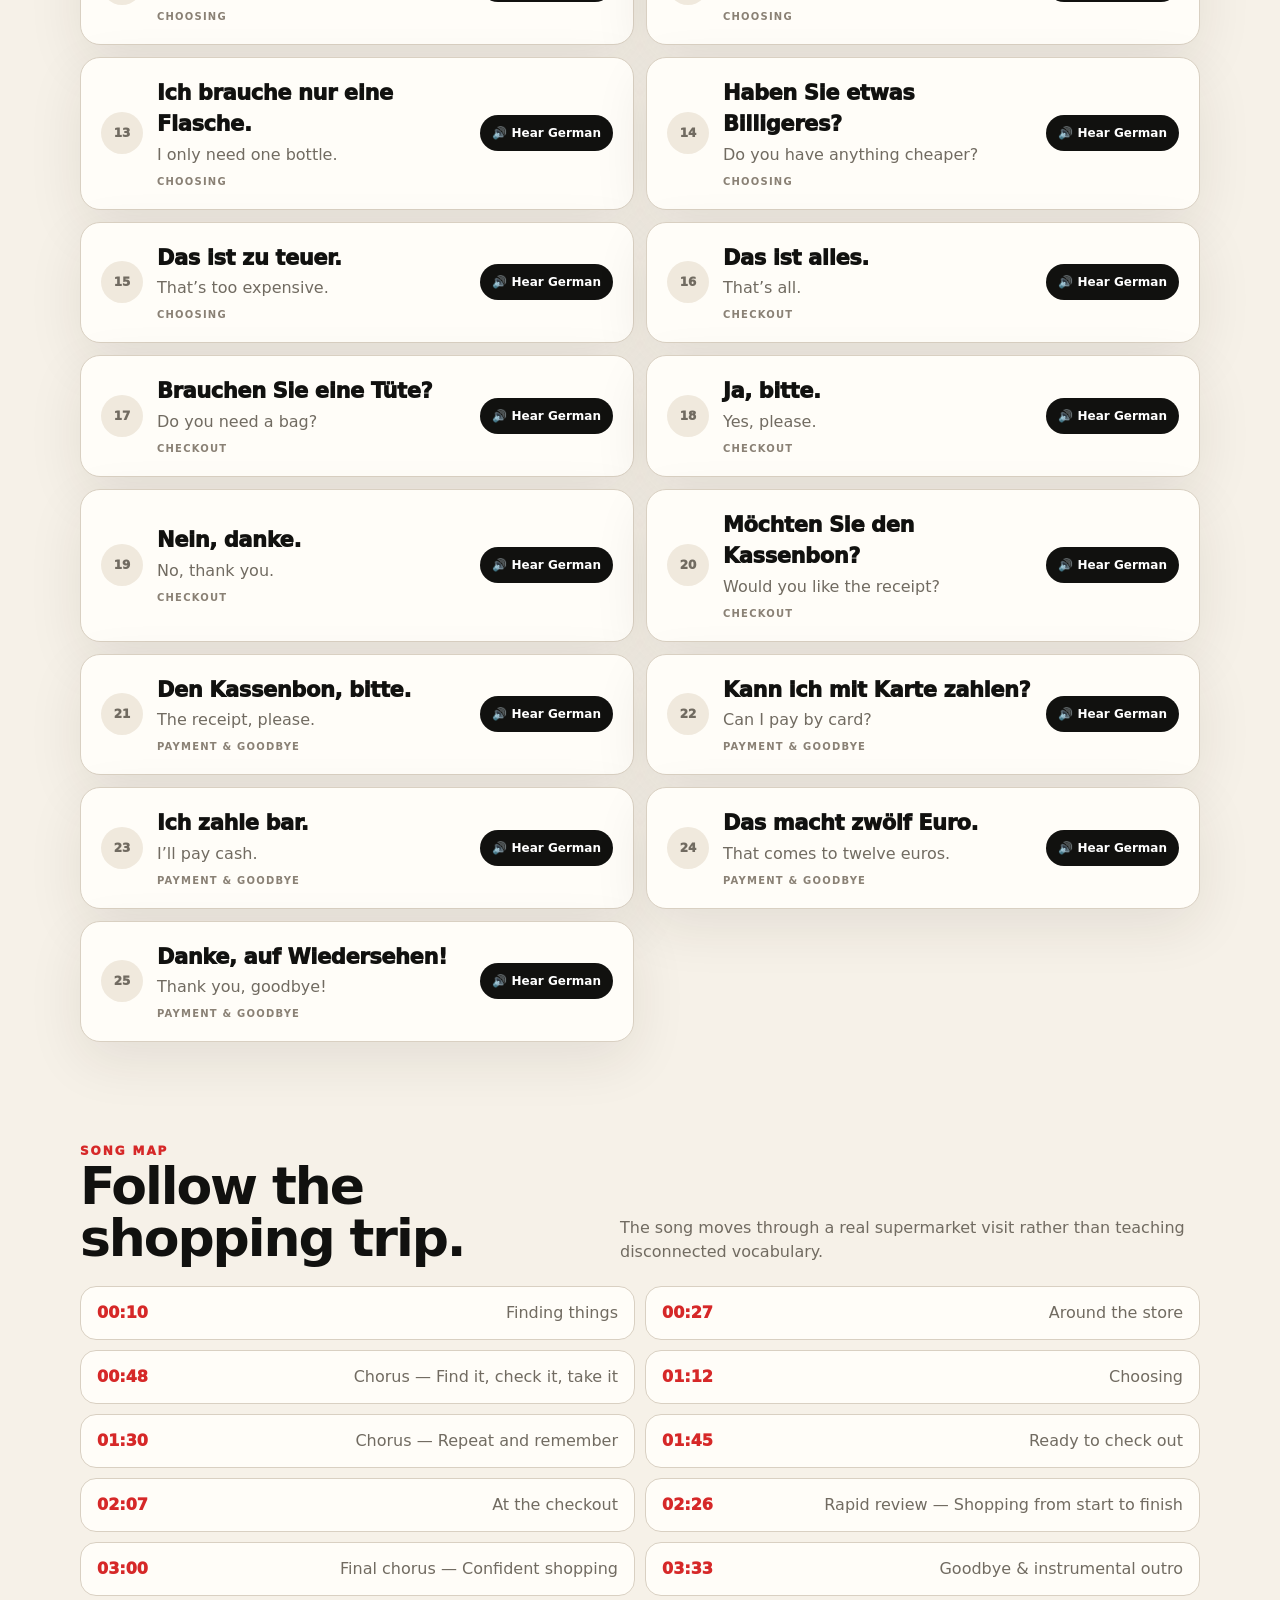
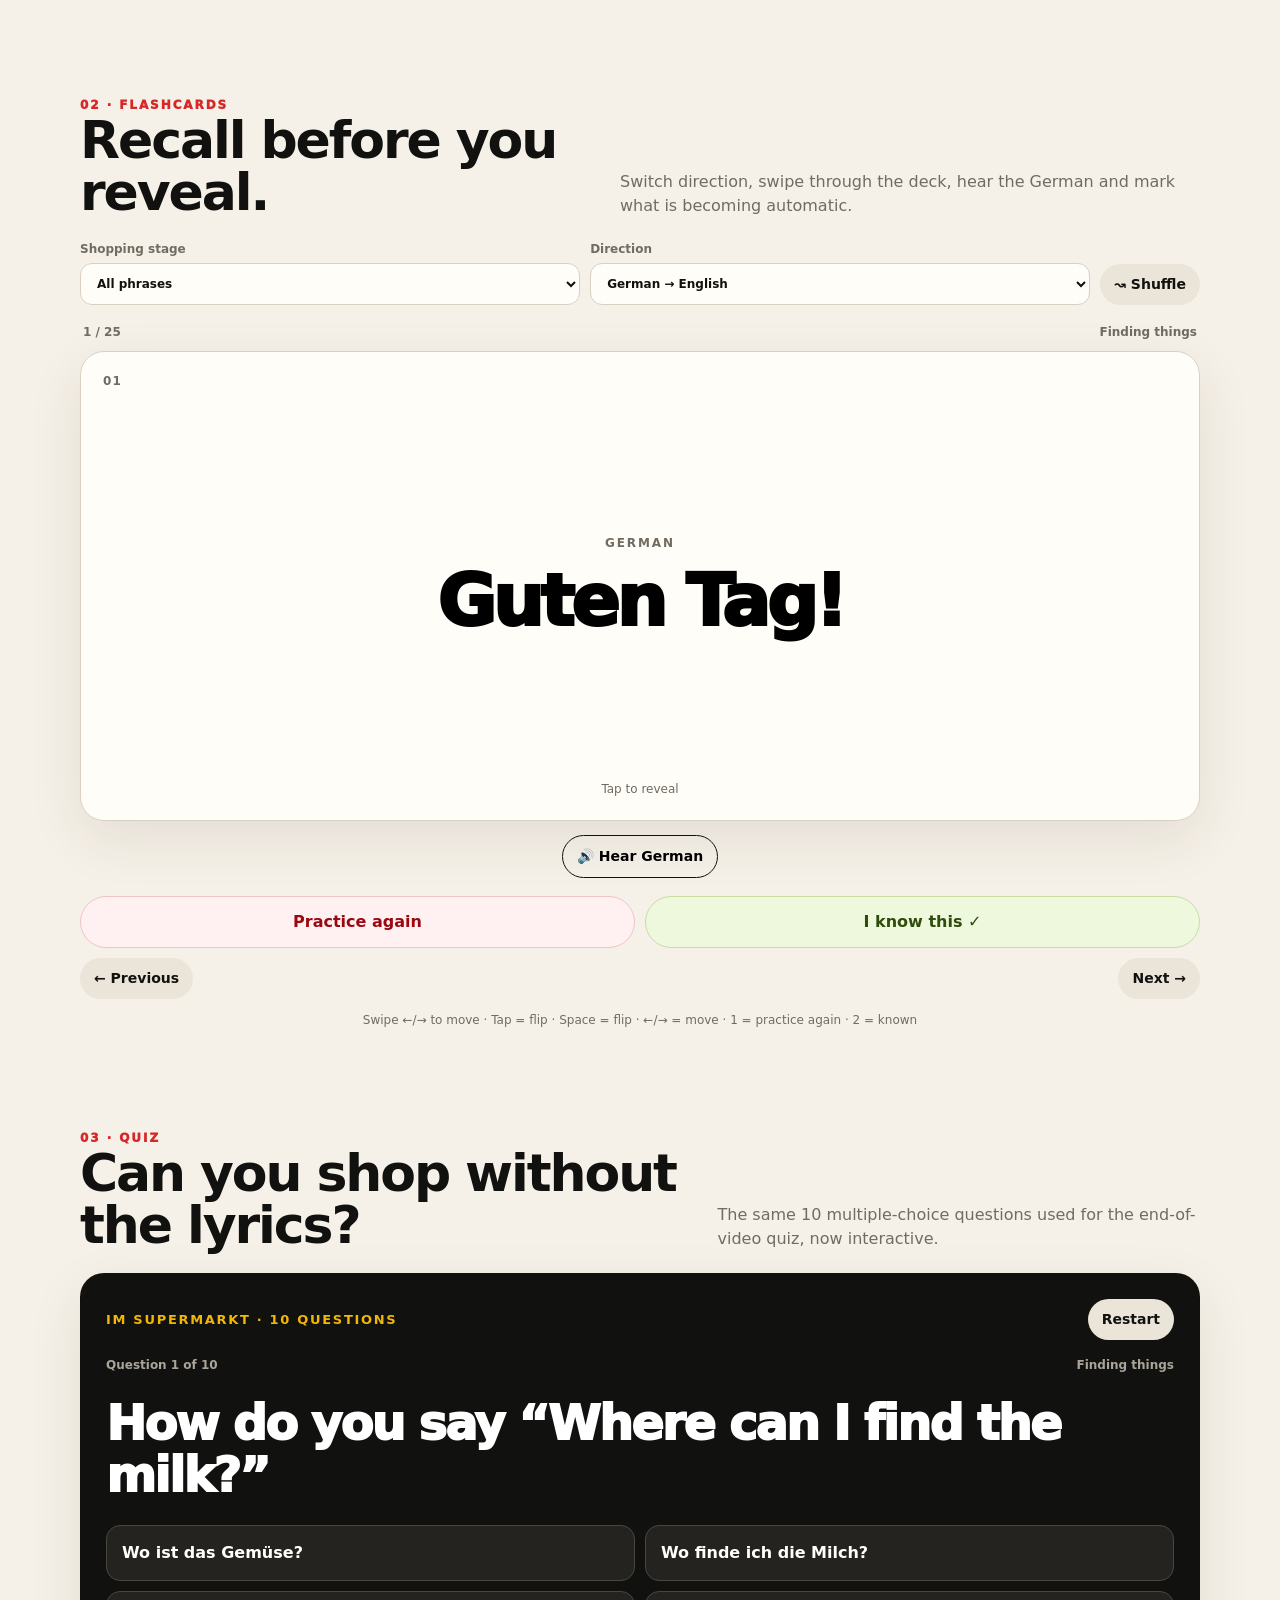
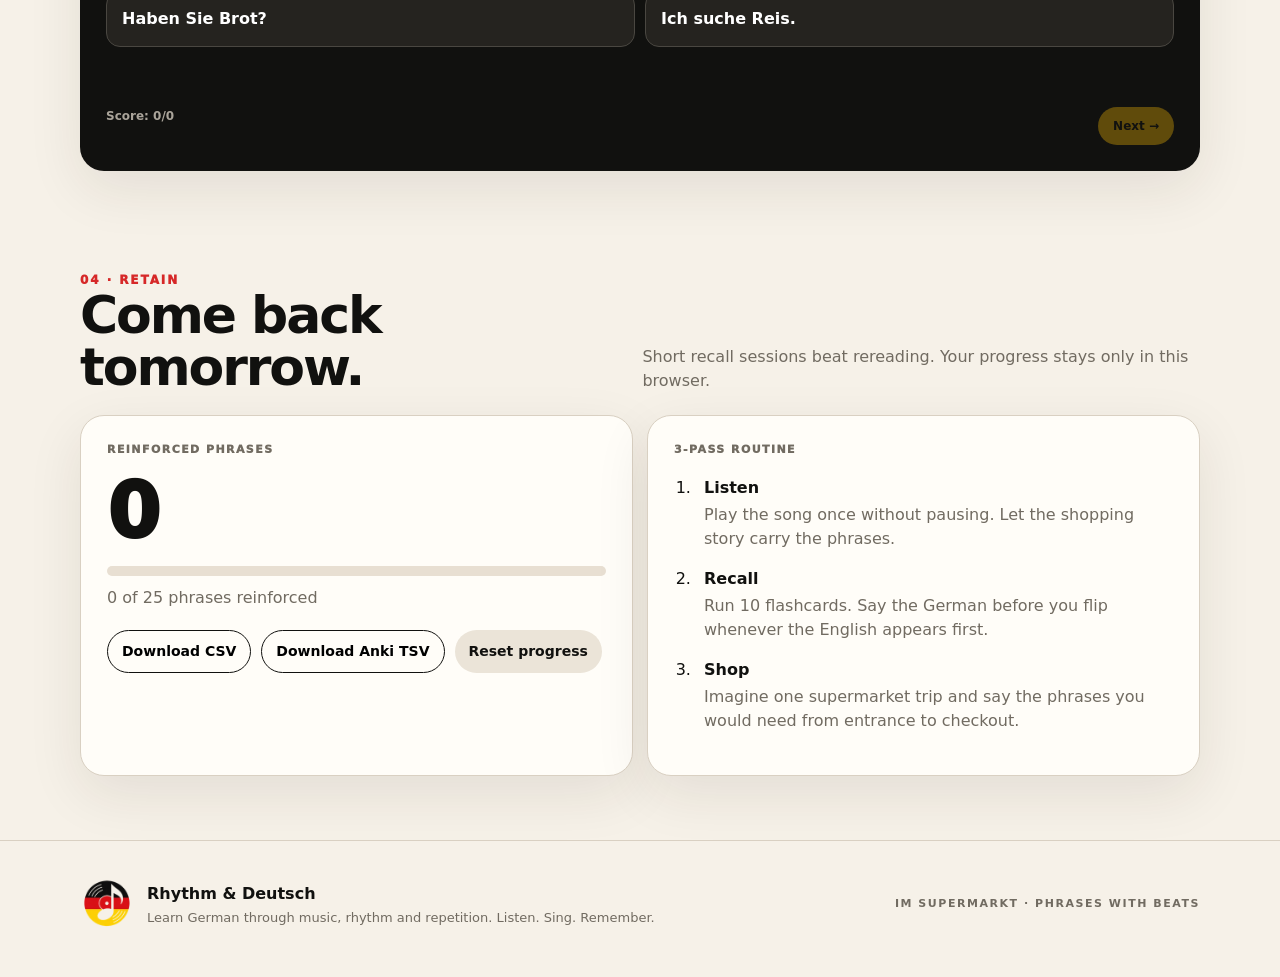
<file: im-supermarkt/index.html>
<!doctype html>
<html lang="en">
<head>
<meta charset="utf-8">
<meta name="viewport" content="width=device-width,initial-scale=1,viewport-fit=cover">
<meta name="theme-color" content="#11110f">
<meta name="description" content="Interactive companion for Im Supermarkt by Rhythm & Deutsch. Learn and practise 25 essential German shopping phrases through music, audio, flashcards and quizzes.">
<title>Im Supermarkt — 25 German Shopping Phrases | Rhythm & Deutsch</title>
<link rel="icon" type="image/webp" href="../100-verbs/assets/logo.webp?v=20261010">
<link rel="apple-touch-icon" href="../100-verbs/assets/logo.webp?v=20261010">
<script defer src="https://cloud.umami.is/script.js" data-website-id="da624a16-4aff-4937-9284-92357a6e5438"></script>
<style>
:root{--ink:#11110f;--paper:#f6f1e8;--card:#fffdf8;--muted:#716b61;--line:#d9d0c2;--red:#d62828;--gold:#f2b705;--green:#2f6b3d;--blue:#24405a;--shadow:0 18px 55px rgba(40,30,18,.09);--r:24px}
*{box-sizing:border-box}html{scroll-behavior:smooth}body{margin:0;background:var(--paper);color:var(--ink);font:16px/1.5 Inter,ui-sans-serif,system-ui,-apple-system,BlinkMacSystemFont,"Segoe UI",sans-serif}button,input,select{font:inherit}button{cursor:pointer}a{color:inherit}.wrap{width:min(1120px,calc(100% - 32px));margin:auto}.flagbar{height:7px;background:linear-gradient(90deg,#111 0 33.33%,var(--red) 33.33% 66.66%,var(--gold) 66.66%)}nav{position:sticky;top:0;z-index:20;background:rgba(246,241,232,.94);backdrop-filter:blur(16px);border-bottom:1px solid rgba(17,17,15,.08)}.navrow{min-height:70px;display:flex;align-items:center;justify-content:space-between;gap:18px}.brand{display:flex;align-items:center;gap:11px;text-decoration:none;font-weight:900;letter-spacing:.02em}.brand b{color:var(--red)}.brandlogo{width:48px;height:48px;object-fit:contain}.navlinks{display:flex;gap:18px}.navlinks a{text-decoration:none;font-size:14px;font-weight:750;color:var(--muted)}
.hero{padding:76px 0 50px;background:radial-gradient(circle at 82% 18%,rgba(36,64,90,.13),transparent 34%),radial-gradient(circle at 70% 70%,rgba(214,40,40,.08),transparent 30%)}.eyebrow{font-size:12px;letter-spacing:.16em;text-transform:uppercase;font-weight:950;color:var(--red)}h1{font-size:clamp(48px,8.5vw,98px);line-height:.9;letter-spacing:-.06em;margin:12px 0 24px;max-width:950px}.hero p{max-width:820px;font-size:clamp(18px,2.2vw,24px);color:#504b44;margin:0}.actions,.meta,.downloads,.flash-audio,.flash-nav{display:flex;flex-wrap:wrap;gap:10px}.actions{margin-top:30px}.btn{border:0;border-radius:999px;padding:13px 18px;font-weight:850;text-decoration:none;display:inline-flex;align-items:center;justify-content:center}.btn.compact{padding:10px 14px;font-size:14px}.primary{background:var(--ink);color:#fff}.secondary{background:transparent;border:1px solid var(--ink)}.ghost{background:#ebe4d8;color:var(--ink)}.meta{margin-top:22px;color:var(--muted);font-size:13px}.meta span{padding:7px 10px;border:1px solid var(--line);border-radius:999px;background:rgba(255,255,255,.38)}
.section{padding:36px 0 64px}.sectionhead{display:flex;justify-content:space-between;align-items:end;gap:22px;margin-bottom:22px}.sectionhead h2{font-size:clamp(30px,5vw,52px);line-height:1;letter-spacing:-.04em;margin:0}.sectionhead p{margin:0;max-width:580px;color:var(--muted)}.toolbar{display:flex;gap:10px;flex-wrap:wrap;align-items:center;margin-bottom:18px}.filters{display:flex;gap:8px;flex-wrap:wrap;flex:1}.filter{border:1px solid var(--line);background:rgba(255,255,255,.45);border-radius:999px;padding:10px 14px;font-weight:850;color:var(--ink)}.filter.active{background:var(--ink);color:#fff;border-color:var(--ink)}.search{min-width:240px;flex:0 1 320px;border:1px solid var(--line);border-radius:999px;padding:11px 15px;background:var(--card);color:var(--ink)}
.phrasegrid{display:grid;grid-template-columns:repeat(2,1fr);gap:12px}.phrase{background:var(--card);border:1px solid var(--line);border-radius:20px;padding:20px;box-shadow:var(--shadow);display:grid;grid-template-columns:auto 1fr auto;gap:14px;align-items:center}.phrase-num{width:42px;height:42px;border-radius:50%;display:grid;place-items:center;background:#f0e9dd;color:var(--muted);font-size:12px;font-weight:950}.phrase-de{font-size:21px;font-weight:950;letter-spacing:-.02em}.phrase-en{color:var(--muted);margin-top:2px}.phrase-cat{font-size:10px;text-transform:uppercase;letter-spacing:.12em;color:#8a8175;margin-top:7px;font-weight:850}.hear{border:0;border-radius:999px;background:var(--ink);color:white;padding:9px 12px;font-size:12px;font-weight:850;white-space:nowrap}
.chaptergrid{display:grid;grid-template-columns:repeat(2,1fr);gap:10px}.chapter{display:flex;justify-content:space-between;gap:12px;padding:14px 16px;border:1px solid var(--line);background:var(--card);border-radius:16px}.chapter time{font-weight:950;color:var(--red)}.chapter span{color:var(--muted);text-align:right}
.flash-toolbar{display:grid;grid-template-columns:1fr 1fr auto;gap:10px;align-items:end;margin-bottom:18px}.flash-toolbar label{font-size:12px;font-weight:850;color:var(--muted)}.flash-toolbar select{width:100%;display:block;margin-top:5px;border:1px solid var(--line);background:var(--card);color:var(--ink);border-radius:12px;padding:12px}.flash-status{display:flex;justify-content:space-between;color:var(--muted);font-size:12px;font-weight:850;margin:0 3px 10px}.flashcard-wrap{perspective:1200px}.flashcard{display:block;width:100%;height:min(54vh,470px);min-height:360px;border:0;background:transparent;padding:0;touch-action:pan-y;-webkit-tap-highlight-color:transparent}.flashcard-inner{position:relative;display:block;width:100%;height:100%;transition:transform .55s cubic-bezier(.2,.75,.2,1);transform-style:preserve-3d}.flashcard.flipped .flashcard-inner{transform:rotateY(180deg)}.card-face{position:absolute;inset:0;backface-visibility:hidden;border-radius:var(--r);border:1px solid var(--line);box-shadow:var(--shadow);display:flex;flex-direction:column;align-items:center;justify-content:center;padding:32px;background:var(--card)}.card-back{transform:rotateY(180deg);background:var(--ink);color:var(--paper)}.card-number{position:absolute;top:20px;left:22px;font-size:12px;font-weight:900;letter-spacing:.1em;color:var(--muted)}.card-back .card-number{color:#aaa49a}.card-kicker{font-size:12px;text-transform:uppercase;letter-spacing:.16em;font-weight:900;color:var(--muted);margin-bottom:12px}.card-prompt{font-size:clamp(34px,7vw,72px);line-height:1.03;font-weight:950;letter-spacing:-.05em;text-align:center;max-width:900px}.tap-hint{position:absolute;bottom:22px;font-size:12px;color:var(--muted)}.card-answer{font-size:clamp(28px,6vw,58px);line-height:1.05;font-weight:950;letter-spacing:-.04em;text-align:center}.card-german{font-size:18px;color:#c8c1b7;text-align:center;margin-top:18px}.flash-audio{justify-content:center;margin-top:14px}.flash-rating{display:grid;grid-template-columns:1fr 1fr;gap:10px;margin-top:18px}.review-btn,.known-btn{border-radius:999px;padding:13px 18px;font-weight:850}.review-btn{background:#fff1f1;color:#9b0810;border:1px solid #efc4c7}.known-btn{background:#eef8dd;color:#304d0d;border:1px solid #c7dda2}.flash-nav{justify-content:space-between;margin-top:10px}.keyboard-note{text-align:center;font-size:12px;color:var(--muted);margin:12px 0 0}
.quizbox{background:var(--ink);color:white;padding:26px;border-radius:var(--r);box-shadow:var(--shadow)}.quiztitle{display:flex;align-items:center;justify-content:space-between;gap:20px;margin-bottom:16px}.quiztitle strong{font-size:13px;letter-spacing:.13em;text-transform:uppercase;color:var(--gold)}.qmeta,.quizfoot{display:flex;justify-content:space-between;gap:16px;color:#aaa49a;font-size:12px;font-weight:850}.question{font-size:clamp(28px,5vw,48px);font-weight:950;letter-spacing:-.04em;line-height:1.07;margin:24px 0}.answers{display:grid;grid-template-columns:1fr 1fr;gap:10px}.answer{border:1px solid #4a4741;background:#25231f;color:#fff;border-radius:14px;padding:15px;text-align:left;font-weight:800}.answer:hover{border-color:#81796e}.answer.correct{background:#1d4b28;border-color:#367a46}.answer.wrong{background:#5a1f24;border-color:#a53b44}.answer:disabled{cursor:default}.feedback{min-height:28px;color:#d0cac1;margin:16px 0}.quizfoot button{border:0;border-radius:999px;padding:10px 15px;font-weight:900;background:var(--gold);color:#111}.quizfoot button:disabled{opacity:.35;cursor:not-allowed}
.retain-grid{display:grid;grid-template-columns:1fr 1fr;gap:14px}.retain-card{background:var(--card);border:1px solid var(--line);border-radius:var(--r);padding:26px;box-shadow:var(--shadow)}.retain-title{font-size:11px;letter-spacing:.13em;font-weight:950;color:var(--muted)}.retain-number{font-size:76px;line-height:1;font-weight:950;letter-spacing:-.06em;margin:16px 0}.bar{height:10px;background:#e8dfd2;border-radius:999px;overflow:hidden}.bar span{display:block;height:100%;width:0;background:linear-gradient(90deg,var(--red),var(--gold));transition:width .35s}.retain-copy{color:var(--muted);margin:10px 0 20px}.routine{margin:18px 0 0;padding-left:22px}.routine li{padding:0 0 16px 8px}.routine strong,.routine span{display:block}.routine span{color:var(--muted);margin-top:3px}
footer{padding:36px 0 46px;border-top:1px solid var(--line)}.footrow{display:flex;align-items:center;justify-content:space-between;gap:24px}.footerbrand{display:flex;align-items:center;gap:13px}.footerbrandlogo{width:54px;height:54px;object-fit:contain}.footerbrand p{margin:2px 0 0;color:var(--muted);font-size:13px}.small{font-size:11px;letter-spacing:.14em;color:var(--muted);font-weight:900}
@media(max-width:760px){.navlinks{display:none}.hero{padding-top:52px}.phrasegrid,.retain-grid,.answers,.chaptergrid{grid-template-columns:1fr}.phrase{grid-template-columns:auto 1fr}.phrase .hear{grid-column:2;justify-self:start}.flash-toolbar{grid-template-columns:1fr 1fr}.flash-toolbar .btn{grid-column:1/-1}.sectionhead{align-items:flex-start;flex-direction:column}.flashcard{min-height:330px;height:48vh}.footrow{align-items:flex-start;flex-direction:column}.small{display:none}.chapter span{text-align:left}.chapter{flex-direction:column}.search{width:100%;flex-basis:100%}}
@media print{nav,.actions,.toolbar,.flash-toolbar,.flash-audio,.flash-rating,.flash-nav,.keyboard-note,#flashcards,#quiz,.downloads,.flagbar{display:none!important}.hero{padding:30px 0 20px}.phrasegrid{grid-template-columns:1fr 1fr}.phrase{box-shadow:none;break-inside:avoid}.section{padding:18px 0}.retain-grid{display:none}body{background:white}}
</style>
</head>
<body>
<div class="flagbar"></div>
<nav>
  <div class="wrap navrow">
    <a class="brand" href="#top"><img class="brandlogo" src="../100-verbs/assets/logo.webp?v=20261010" alt="Rhythm & Deutsch logo"><span>Rhythm <b>&</b> Deutsch</span></a>
    <div class="navlinks"><a href="#learn">Learn</a><a href="#flashcards">Flashcards</a><a href="#quiz">Quiz</a><a href="#progress">Progress</a></div>
  </div>
</nav>

<header class="hero" id="top">
  <div class="wrap">
    <div class="eyebrow">Phrases with Beats · A1</div>
    <h1>Im Supermarkt.</h1>
    <p>Learn 25 essential German shopping phrases — from finding products and asking prices to choosing, checking out and paying.</p>
    <div class="actions">
      <a class="btn primary" href="#flashcards" data-umami-event="supermarkt-start-flashcards">Start flashcards →</a>
      <a class="btn secondary" href="#quiz" data-umami-event="supermarkt-open-quiz">Take the 10-question quiz</a>
      <a class="btn secondary" href="#learn" data-umami-event="supermarkt-browse-all">Browse all 25</a>
      <button class="btn ghost" id="printBtn">Print phrases</button>
    </div>
    <div class="meta"><span>25 phrases</span><span>5 shopping stages</span><span>10-question quiz</span><span>Hear German</span><span>No signup</span></div>
  </div>
</header>

<main>
<section class="section" id="learn">
  <div class="wrap">
    <div class="sectionhead">
      <div><div class="eyebrow">01 · Learn</div><h2>Shop from start to finish.</h2></div>
      <p>Filter by stage, search any phrase, and hear the German slowly before practising recall.</p>
    </div>
    <div class="toolbar"><div class="filters" id="filters"></div><input class="search" id="searchBox" type="search" placeholder="Search German or English…" aria-label="Search phrases"></div>
    <div class="phrasegrid" id="phraseGrid"></div>
  </div>
</section>

<section class="section">
  <div class="wrap">
    <div class="sectionhead">
      <div><div class="eyebrow">Song map</div><h2>Follow the shopping trip.</h2></div>
      <p>The song moves through a real supermarket visit rather than teaching disconnected vocabulary.</p>
    </div>
    <div class="chaptergrid">
      <div class="chapter"><time>00:10</time><span>Finding things</span></div>
      <div class="chapter"><time>00:27</time><span>Around the store</span></div>
      <div class="chapter"><time>00:48</time><span>Chorus — Find it, check it, take it</span></div>
      <div class="chapter"><time>01:12</time><span>Choosing</span></div>
      <div class="chapter"><time>01:30</time><span>Chorus — Repeat and remember</span></div>
      <div class="chapter"><time>01:45</time><span>Ready to check out</span></div>
      <div class="chapter"><time>02:07</time><span>At the checkout</span></div>
      <div class="chapter"><time>02:26</time><span>Rapid review — Shopping from start to finish</span></div>
      <div class="chapter"><time>03:00</time><span>Final chorus — Confident shopping</span></div>
      <div class="chapter"><time>03:33</time><span>Goodbye & instrumental outro</span></div>
    </div>
  </div>
</section>

<section class="section" id="flashcards">
  <div class="wrap">
    <div class="sectionhead">
      <div><div class="eyebrow">02 · Flashcards</div><h2>Recall before you reveal.</h2></div>
      <p>Switch direction, swipe through the deck, hear the German and mark what is becoming automatic.</p>
    </div>
    <div class="flash-toolbar">
      <label>Shopping stage<select id="cardCategory"><option value="all">All phrases</option></select></label>
      <label>Direction<select id="cardDirection"><option value="de-en">German → English</option><option value="en-de">English → German</option><option value="mixed">Mixed</option></select></label>
      <button class="btn ghost compact" id="shuffleCards">↝ Shuffle</button>
    </div>
    <div class="flash-status"><span id="cardPosition">1 / 25</span><span id="cardContext"></span></div>
    <div class="flashcard-wrap">
      <button class="flashcard" id="flashcard" type="button" aria-label="Flip flashcard" aria-pressed="false">
        <span class="flashcard-inner">
          <span class="card-face card-front"><span class="card-number" id="frontNumber">01</span><span class="card-kicker" id="frontKicker">German</span><strong class="card-prompt" id="frontPrompt"></strong><span class="tap-hint">Tap to reveal</span></span>
          <span class="card-face card-back"><span class="card-number" id="backNumber">01</span><strong class="card-answer" id="backAnswer"></strong><span class="card-german" id="cardGerman"></span></span>
        </span>
      </button>
    </div>
    <div class="flash-audio"><button class="btn secondary compact" id="speakCard" data-umami-event="supermarkt-hear-card">🔊 Hear German</button></div>
    <div class="flash-rating"><button class="review-btn" id="reviewCard">Practice again</button><button class="known-btn" id="knownCard">I know this ✓</button></div>
    <div class="flash-nav"><button class="btn ghost compact" id="prevCard">← Previous</button><button class="btn ghost compact" id="nextCard">Next →</button></div>
    <p class="keyboard-note">Swipe ←/→ to move · Tap = flip · Space = flip · ←/→ = move · 1 = practice again · 2 = known</p>
  </div>
</section>

<section class="section" id="quiz">
  <div class="wrap">
    <div class="sectionhead">
      <div><div class="eyebrow">03 · Quiz</div><h2>Can you shop without the lyrics?</h2></div>
      <p>The same 10 multiple-choice questions used for the end-of-video quiz, now interactive.</p>
    </div>
    <div class="quizbox">
      <div class="quiztitle"><strong>Im Supermarkt · 10 Questions</strong><button class="btn ghost compact" id="restartQuiz">Restart</button></div>
      <div class="qmeta"><span id="qCount">Question 1 of 10</span><span id="qStage"></span></div>
      <div class="question" id="question"></div>
      <div class="answers" id="answers"></div>
      <div class="feedback" id="feedback"></div>
      <div class="quizfoot"><span id="score">Score: 0/0</span><button id="nextBtn" disabled>Next →</button></div>
    </div>
  </div>
</section>

<section class="section" id="progress">
  <div class="wrap">
    <div class="sectionhead">
      <div><div class="eyebrow">04 · Retain</div><h2>Come back tomorrow.</h2></div>
      <p>Short recall sessions beat rereading. Your progress stays only in this browser.</p>
    </div>
    <div class="retain-grid">
      <article class="retain-card">
        <div class="retain-title">REINFORCED PHRASES</div><div class="retain-number" id="mastered">0</div>
        <div class="bar"><span id="bar"></span></div><div class="retain-copy" id="progressLabel">0 of 25 phrases reinforced</div>
        <div class="downloads"><button class="btn secondary compact" id="csvBtn">Download CSV</button><button class="btn secondary compact" id="ankiBtn">Download Anki TSV</button><button class="btn ghost compact" id="resetBtn">Reset progress</button></div>
      </article>
      <article class="retain-card">
        <div class="retain-title">3-PASS ROUTINE</div>
        <ol class="routine">
          <li><div><strong>Listen</strong><span>Play the song once without pausing. Let the shopping story carry the phrases.</span></div></li>
          <li><div><strong>Recall</strong><span>Run 10 flashcards. Say the German before you flip whenever the English appears first.</span></div></li>
          <li><div><strong>Shop</strong><span>Imagine one supermarket trip and say the phrases you would need from entrance to checkout.</span></div></li>
        </ol>
      </article>
    </div>
  </div>
</section>
</main>

<footer><div class="wrap footrow"><div class="footerbrand"><img class="footerbrandlogo" src="../100-verbs/assets/logo.webp?v=20261010" alt="Rhythm & Deutsch logo"><div><strong>Rhythm & Deutsch</strong><p>Learn German through music, rhythm and repetition. Listen. Sing. Remember.</p></div></div><div class="small">IM SUPERMARKT · PHRASES WITH BEATS</div></div></footer>

<script>
(function(){
"use strict";
var $=function(s){return document.querySelector(s)},$$=function(s){return Array.prototype.slice.call(document.querySelectorAll(s))};
var PHRASES=[
{id:1,de:"Guten Tag!",en:"Hello!",cat:"Finding things",scene:"Greet supermarket staff."},
{id:2,de:"Entschuldigung!",en:"Excuse me!",cat:"Finding things",scene:"Get a staff member’s attention politely."},
{id:3,de:"Wo finde ich die Milch?",en:"Where can I find the milk?",cat:"Finding things",scene:"Ask where the milk is."},
{id:4,de:"Haben Sie Brot?",en:"Do you have bread?",cat:"Finding things",scene:"Ask whether the shop has bread."},
{id:5,de:"Ich suche Reis.",en:"I’m looking for rice.",cat:"Finding things",scene:"Say what product you are looking for."},
{id:6,de:"Wo ist das Obst?",en:"Where is the fruit?",cat:"Around the store",scene:"Ask where the fruit is."},
{id:7,de:"Wo ist das Gemüse?",en:"Where are the vegetables?",cat:"Around the store",scene:"Ask where the vegetables are."},
{id:8,de:"Wie viel kostet das?",en:"How much does that cost?",cat:"Around the store",scene:"Ask the price of an item."},
{id:9,de:"Was kostet ein Kilo?",en:"How much is a kilo?",cat:"Around the store",scene:"Ask the price per kilo."},
{id:10,de:"Ich nehme ein Kilo.",en:"I’ll take one kilo.",cat:"Around the store",scene:"Choose a quantity of one kilo."},
{id:11,de:"Ist das im Angebot?",en:"Is this on sale?",cat:"Choosing",scene:"Ask whether an item is discounted."},
{id:12,de:"Ich nehme das.",en:"I’ll take that.",cat:"Choosing",scene:"Say you have decided to buy an item."},
{id:13,de:"Ich brauche nur eine Flasche.",en:"I only need one bottle.",cat:"Choosing",scene:"Say you need only one bottle."},
{id:14,de:"Haben Sie etwas Billigeres?",en:"Do you have anything cheaper?",cat:"Choosing",scene:"Ask for a cheaper option."},
{id:15,de:"Das ist zu teuer.",en:"That’s too expensive.",cat:"Choosing",scene:"Say the price is too high."},
{id:16,de:"Das ist alles.",en:"That’s all.",cat:"Checkout",scene:"Tell the cashier you have nothing else."},
{id:17,de:"Brauchen Sie eine Tüte?",en:"Do you need a bag?",cat:"Checkout",scene:"Understand the cashier asking about a bag."},
{id:18,de:"Ja, bitte.",en:"Yes, please.",cat:"Checkout",scene:"Accept the bag politely."},
{id:19,de:"Nein, danke.",en:"No, thank you.",cat:"Checkout",scene:"Decline something politely."},
{id:20,de:"Möchten Sie den Kassenbon?",en:"Would you like the receipt?",cat:"Checkout",scene:"Understand the cashier asking about the receipt."},
{id:21,de:"Den Kassenbon, bitte.",en:"The receipt, please.",cat:"Payment & goodbye",scene:"Ask for the receipt."},
{id:22,de:"Kann ich mit Karte zahlen?",en:"Can I pay by card?",cat:"Payment & goodbye",scene:"Ask whether card payment is possible."},
{id:23,de:"Ich zahle bar.",en:"I’ll pay cash.",cat:"Payment & goodbye",scene:"Say you will pay in cash."},
{id:24,de:"Das macht zwölf Euro.",en:"That comes to twelve euros.",cat:"Payment & goodbye",scene:"Understand the cashier stating the total."},
{id:25,de:"Danke, auf Wiedersehen!",en:"Thank you, goodbye!",cat:"Payment & goodbye",scene:"Say goodbye politely after paying."}
];
var QUIZ=[
{stage:"Finding things",q:"How do you say “Where can I find the milk?”",a:"Wo finde ich die Milch?",opts:["Wo ist das Gemüse?","Wo finde ich die Milch?","Haben Sie Brot?","Ich suche Reis."],pid:3},
{stage:"Finding things",q:"What does “Ich suche Reis.” mean?",a:"I’m looking for rice.",opts:["I need rice.","I’ll take the rice.","I’m looking for rice.","Where is the rice?"],pid:5},
{stage:"Around the store",q:"How do you ask “How much does that cost?”",a:"Wie viel kostet das?",opts:["Ist das im Angebot?","Was kostet ein Kilo?","Wie viel kostet das?","Das ist zu teuer."],pid:8},
{stage:"Around the store",q:"How do you ask “How much is a kilo?”",a:"Was kostet ein Kilo?",opts:["Was kostet ein Kilo?","Ich nehme ein Kilo.","Wie viel kostet das?","Haben Sie ein Kilo?"],pid:9},
{stage:"Choosing",q:"Which phrase means “Is this on sale?”",a:"Ist das im Angebot?",opts:["Ist das zu teuer?","Ist das im Angebot?","Haben Sie etwas Billigeres?","Ich nehme das."],pid:11},
{stage:"Choosing",q:"The item is too expensive. What do you say?",a:"Das ist zu teuer.",opts:["Das ist alles.","Das ist zu teuer.","Ich nehme das.","Ich zahle bar."],pid:15},
{stage:"Choosing",q:"How do you say “I’ll take that”?",a:"Ich nehme das.",opts:["Ich suche das.","Ich brauche das.","Ich nehme das.","Ich zahle das."],pid:12},
{stage:"Checkout",q:"What does “Brauchen Sie eine Tüte?” mean?",a:"Do you need a bag?",opts:["Do you need a bag?","Do you have a receipt?","Would you like to pay?","Do you need help?"],pid:17},
{stage:"Payment",q:"How do you ask “Can I pay by card?”",a:"Kann ich mit Karte zahlen?",opts:["Ich zahle bar.","Kann ich mit Karte zahlen?","Möchten Sie den Kassenbon?","Das macht zwölf Euro."],pid:22},
{stage:"Payment",q:"How do you ask for the receipt?",a:"Den Kassenbon, bitte.",opts:["Eine Tüte, bitte.","Die Rechnung, bitte.","Den Kassenbon, bitte.","Mit Karte, bitte."],pid:21}
];
var CATS=[];PHRASES.forEach(function(p){if(CATS.indexOf(p.cat)<0)CATS.push(p.cat)});
var STORAGE="rd-im-supermarkt-v1",progress={mastered:{},review:{},attempts:0,correct:0};
try{progress=Object.assign(progress,JSON.parse(localStorage.getItem(STORAGE)||"{}"))}catch(e){}
var state={filter:"all",query:"",cardPool:PHRASES.slice(),cardIndex:0,cardDirection:"de-en",quizIndex:0,quizCorrect:0,quizAnswered:false};
function esc(s){return String(s).replace(/[&<>"']/g,function(c){return{"&":"&amp;","<":"&lt;",">":"&gt;",'"':"&quot;","'":"&#039;"}[c]})}
function save(){localStorage.setItem(STORAGE,JSON.stringify(progress));updateProgress()}
function speakGerman(text){if(!("speechSynthesis" in window))return;window.speechSynthesis.cancel();var u=new SpeechSynthesisUtterance(text);u.lang="de-DE";u.rate=.76;u.pitch=1;var vs=window.speechSynthesis.getVoices();var v=vs.find(function(x){return /^de(-|_)/i.test(x.lang)})||vs.find(function(x){return /German/i.test(x.name)});if(v)u.voice=v;window.speechSynthesis.speak(u)}
function renderFilters(){var a=["all"].concat(CATS);$("#filters").innerHTML=a.map(function(c){return '<button class="filter '+(state.filter===c?'active':'')+'" data-cat="'+esc(c)+'">'+(c==="all"?"All 25":esc(c))+'</button>'}).join("");$$(".filter").forEach(function(b){b.onclick=function(){state.filter=b.dataset.cat;renderFilters();renderPhrases()}})}
function renderPhrases(){var q=state.query.toLowerCase();var a=PHRASES.filter(function(p){return(state.filter==="all"||p.cat===state.filter)&&(!q||p.de.toLowerCase().indexOf(q)>=0||p.en.toLowerCase().indexOf(q)>=0)});$("#phraseGrid").innerHTML=a.length?a.map(function(p){return '<article class="phrase"><div class="phrase-num">'+String(p.id).padStart(2,"0")+'</div><div><div class="phrase-de">'+esc(p.de)+'</div><div class="phrase-en">'+esc(p.en)+'</div><div class="phrase-cat">'+esc(p.cat)+'</div></div><button class="hear" data-speak="'+encodeURIComponent(p.de)+'" data-umami-event="supermarkt-hear-german">🔊 Hear German</button></article>'}).join(""):'<p>No matching phrases.</p>'}
function fillCategorySelect(){var opts='<option value="all">All phrases</option>'+CATS.map(function(c){return '<option value="'+esc(c)+'">'+esc(c)+'</option>'}).join("");$("#cardCategory").innerHTML=opts}
function resetCardPool(){var c=$("#cardCategory").value;state.cardPool=PHRASES.filter(function(p){return c==="all"||p.cat===c});state.cardIndex=0;renderCard()}
function currentCard(){return state.cardPool[state.cardIndex]||PHRASES[0]}
function cardSides(p){var d=state.cardDirection;if(d==="mixed")d=p.id%2?"de-en":"en-de";return d==="de-en"?{k:"German",front:p.de,back:p.en,german:p.de}:{k:"English",front:p.en,back:p.de,german:p.de}}
function renderCard(){var p=currentCard(),s=cardSides(p),c=$("#flashcard");c.classList.remove("flipped");c.setAttribute("aria-pressed","false");$("#frontNumber").textContent=$("#backNumber").textContent=String(p.id).padStart(2,"0");$("#frontKicker").textContent=s.k;$("#frontPrompt").textContent=s.front;$("#backAnswer").textContent=s.back;$("#cardGerman").textContent=s.german;$("#cardPosition").textContent=(state.cardIndex+1)+" / "+state.cardPool.length;$("#cardContext").textContent=p.cat}
function nextCard(){state.cardIndex=(state.cardIndex+1)%state.cardPool.length;renderCard()}function prevCard(){state.cardIndex=(state.cardIndex-1+state.cardPool.length)%state.cardPool.length;renderCard()}
function shuffleCards(){for(var i=state.cardPool.length-1;i>0;i--){var j=Math.floor(Math.random()*(i+1)),t=state.cardPool[i];state.cardPool[i]=state.cardPool[j];state.cardPool[j]=t}state.cardIndex=0;renderCard()}
function markCard(type){var p=currentCard();if(type==="known"){progress.mastered[p.id]=1;delete progress.review[p.id]}else{progress.review[p.id]=1;delete progress.mastered[p.id]}save();nextCard()}
function renderQuiz(){var q=QUIZ[state.quizIndex];state.quizAnswered=false;$("#qCount").textContent="Question "+(state.quizIndex+1)+" of "+QUIZ.length;$("#qStage").textContent=q.stage;$("#question").textContent=q.q;$("#answers").innerHTML=q.opts.map(function(o){return '<button class="answer" data-a="'+encodeURIComponent(o)+'">'+esc(o)+'</button>'}).join("");$("#feedback").textContent="";$("#nextBtn").disabled=true;$$(".answer").forEach(function(b){b.onclick=function(){answerQuiz(b,decodeURIComponent(b.dataset.a))}});quizScore()}
function answerQuiz(btn,a){if(state.quizAnswered)return;state.quizAnswered=true;var q=QUIZ[state.quizIndex],ok=a===q.a;progress.attempts++;if(ok){state.quizCorrect++;progress.correct++;progress.mastered[q.pid]=1;delete progress.review[q.pid];btn.classList.add("correct");$("#feedback").textContent="Correct — "+q.a}else{progress.review[q.pid]=1;btn.classList.add("wrong");$$(".answer").forEach(function(x){if(decodeURIComponent(x.dataset.a)===q.a)x.classList.add("correct")});$("#feedback").textContent="Answer: "+q.a}$$(".answer").forEach(function(x){x.disabled=true});$("#nextBtn").disabled=false;save();quizScore()}
function quizScore(){var done=state.quizIndex+(state.quizAnswered?1:0);$("#score").textContent="Score: "+state.quizCorrect+"/"+done}
function nextQuiz(){if(state.quizIndex<QUIZ.length-1){state.quizIndex++;renderQuiz()}else{$("#question").textContent="Quiz complete!";$("#answers").innerHTML="";$("#feedback").textContent="You scored "+state.quizCorrect+" out of "+QUIZ.length+".";$("#qCount").textContent="Finished";$("#qStage").textContent="";$("#nextBtn").disabled=true}}
function restartQuiz(){state.quizIndex=0;state.quizCorrect=0;state.quizAnswered=false;renderQuiz()}
function updateProgress(){var m=Math.min(25,Object.keys(progress.mastered).length);$("#mastered").textContent=m;$("#bar").style.width=(m/25*100)+"%";$("#progressLabel").textContent=m+" of 25 phrases reinforced"}
function dl(name,text,type){var a=document.createElement("a");a.href=URL.createObjectURL(new Blob([text],{type:type||"text/plain"}));a.download=name;a.click();setTimeout(function(){URL.revokeObjectURL(a.href)},500)}
function csv(){var rows=["number,category,german,english"];PHRASES.forEach(function(p){rows.push([p.id,p.cat,p.de,p.en].map(function(x){return '"'+String(x).replaceAll('"','""')+'"'}).join(","))});dl("im-supermarkt-25-german-shopping-phrases.csv",rows.join("\n"),"text/csv")}
function anki(){dl("im-supermarkt-anki.tsv",PHRASES.map(function(p){return p.de+"\t"+p.en+"\t"+p.cat}).join("\n"),"text/tab-separated-values")}
var sx=0,sy=0,suppress=false;$("#flashcard").onclick=function(){if(suppress)return;var on=this.classList.toggle("flipped");this.setAttribute("aria-pressed",on?"true":"false")};$("#flashcard").addEventListener("touchstart",function(e){if(e.touches&&e.touches.length){sx=e.touches[0].clientX;sy=e.touches[0].clientY}},{passive:true});$("#flashcard").addEventListener("touchend",function(e){if(!e.changedTouches||!e.changedTouches.length)return;var dx=e.changedTouches[0].clientX-sx,dy=e.changedTouches[0].clientY-sy;if(Math.abs(dx)<50||Math.abs(dx)<=Math.abs(dy)*1.15)return;suppress=true;dx<0?nextCard():prevCard();setTimeout(function(){suppress=false},250)},{passive:true});
$("#searchBox").oninput=function(){state.query=this.value||"";renderPhrases()};$("#cardCategory").onchange=resetCardPool;$("#cardDirection").onchange=function(){state.cardDirection=this.value;renderCard()};$("#shuffleCards").onclick=shuffleCards;$("#prevCard").onclick=prevCard;$("#nextCard").onclick=nextCard;$("#reviewCard").onclick=function(){markCard("review")};$("#knownCard").onclick=function(){markCard("known")};$("#speakCard").onclick=function(){speakGerman(currentCard().de)};$("#nextBtn").onclick=nextQuiz;$("#restartQuiz").onclick=restartQuiz;$("#csvBtn").onclick=csv;$("#ankiBtn").onclick=anki;$("#printBtn").onclick=function(){window.print()};$("#resetBtn").onclick=function(){if(confirm("Reset your Im Supermarkt progress on this device?")){progress={mastered:{},review:{},attempts:0,correct:0};save();resetCardPool();restartQuiz()}};
document.addEventListener("click",function(e){var b=e.target.closest(".hear");if(!b)return;speakGerman(decodeURIComponent(b.dataset.speak))});document.addEventListener("keydown",function(e){if(["SELECT","INPUT","TEXTAREA"].indexOf(document.activeElement.tagName)>=0)return;if(e.key===" "){e.preventDefault();$("#flashcard").click()}if(e.key==="ArrowRight")nextCard();if(e.key==="ArrowLeft")prevCard();if(e.key==="1")markCard("review");if(e.key==="2")markCard("known")});
renderFilters();renderPhrases();fillCategorySelect();resetCardPool();renderQuiz();updateProgress();
})();
</script>
</body>
</html>
</file>
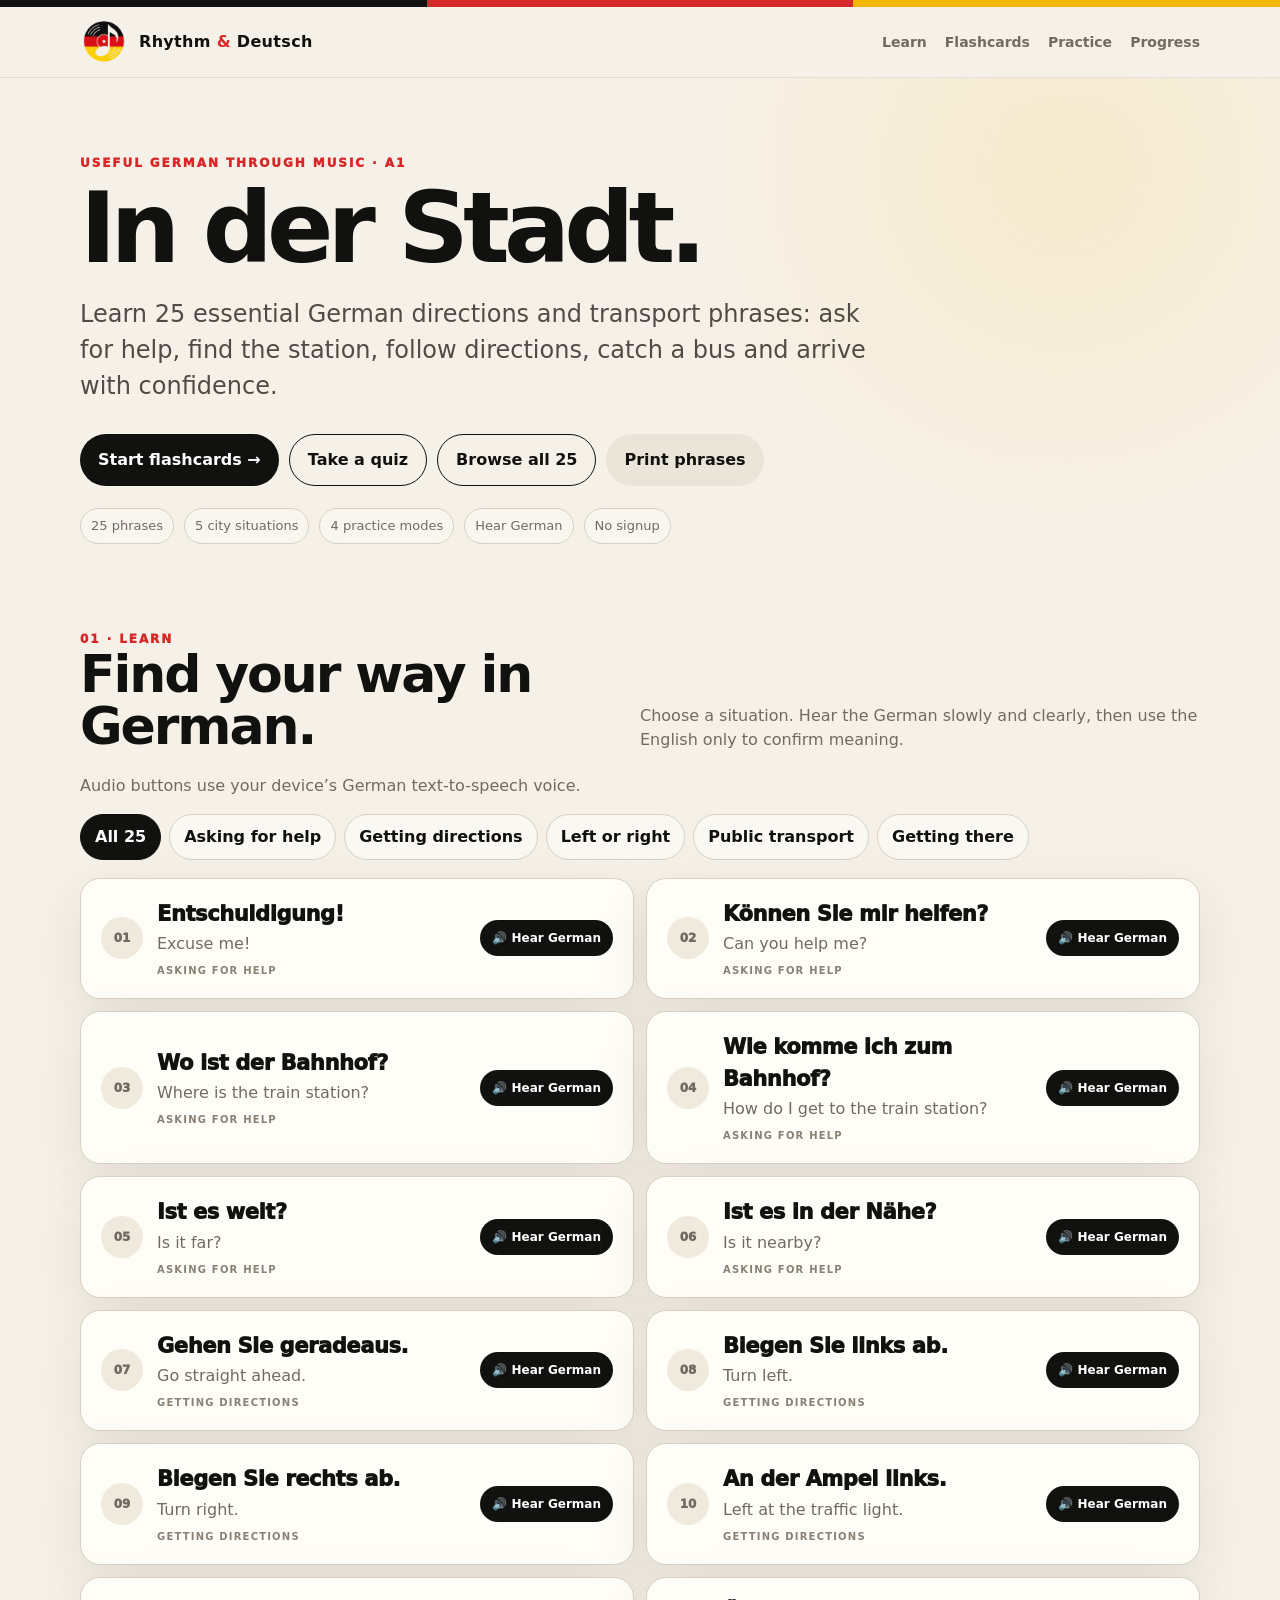
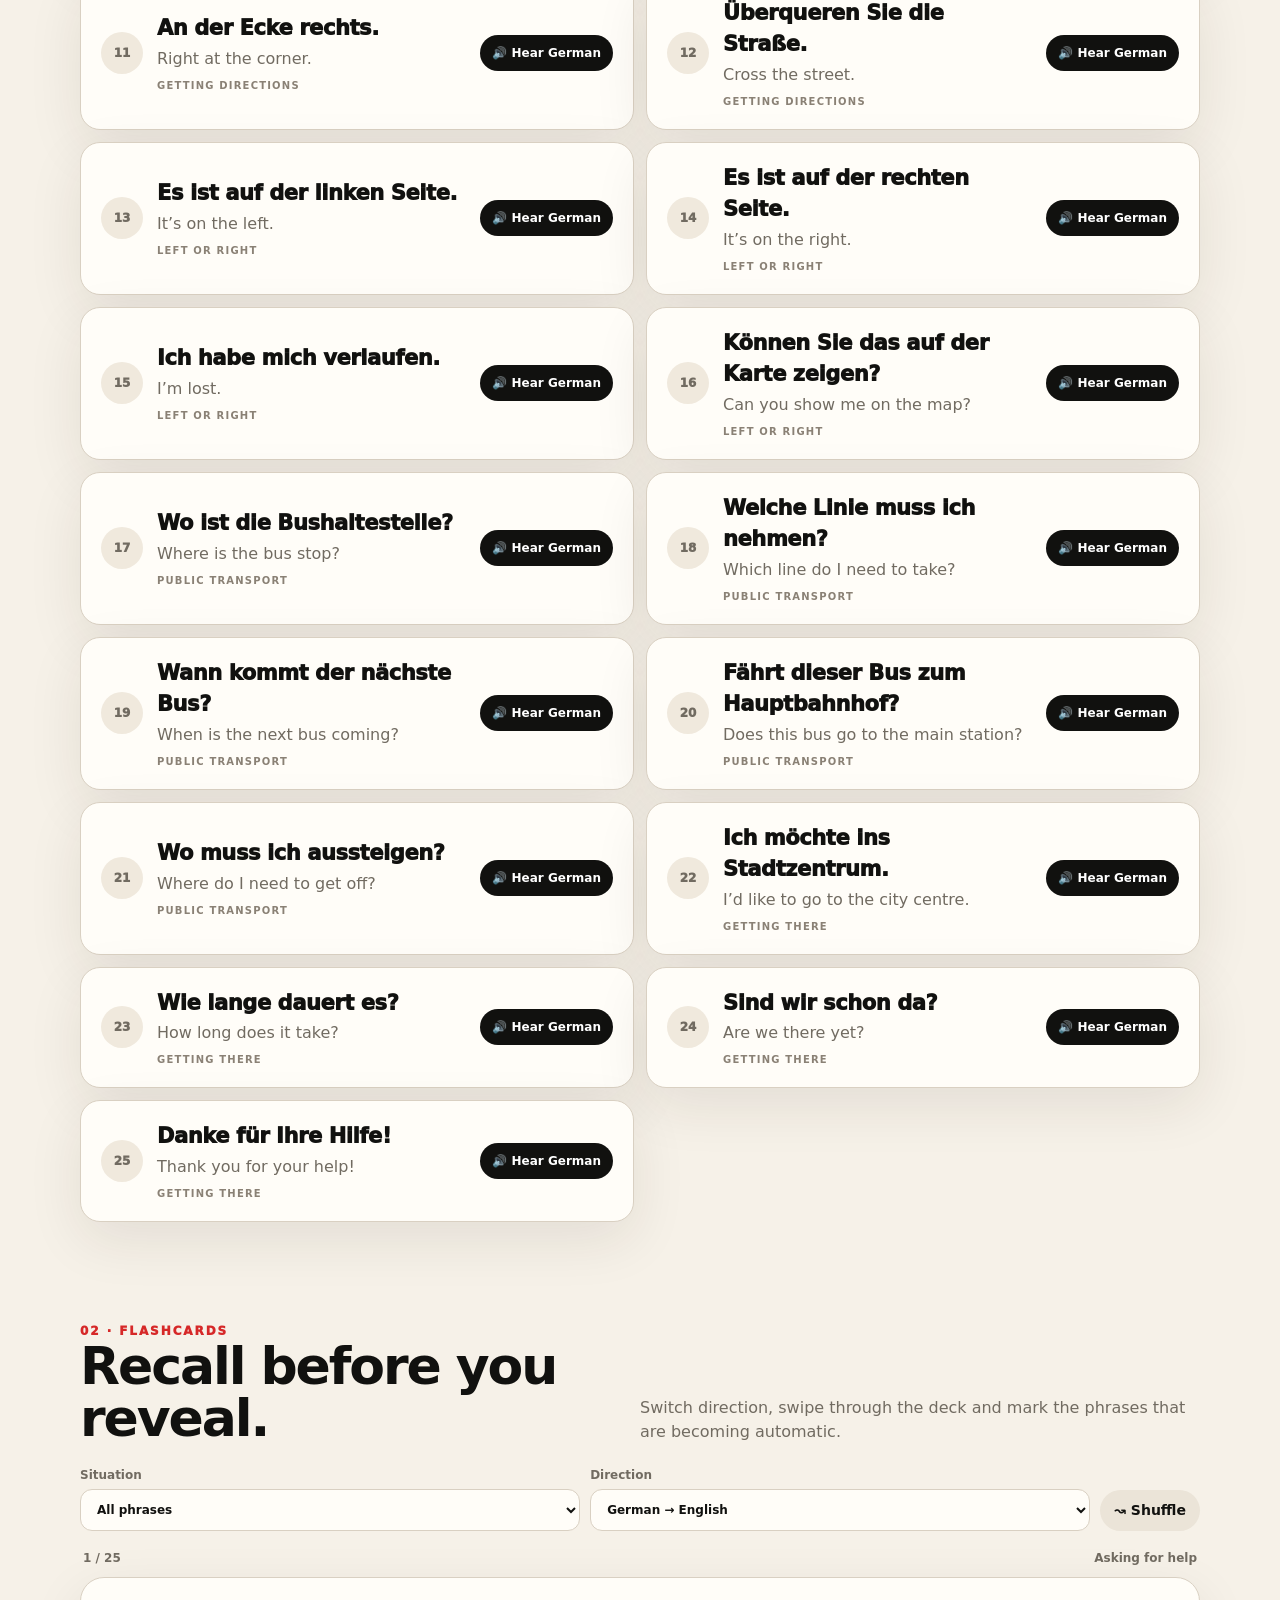
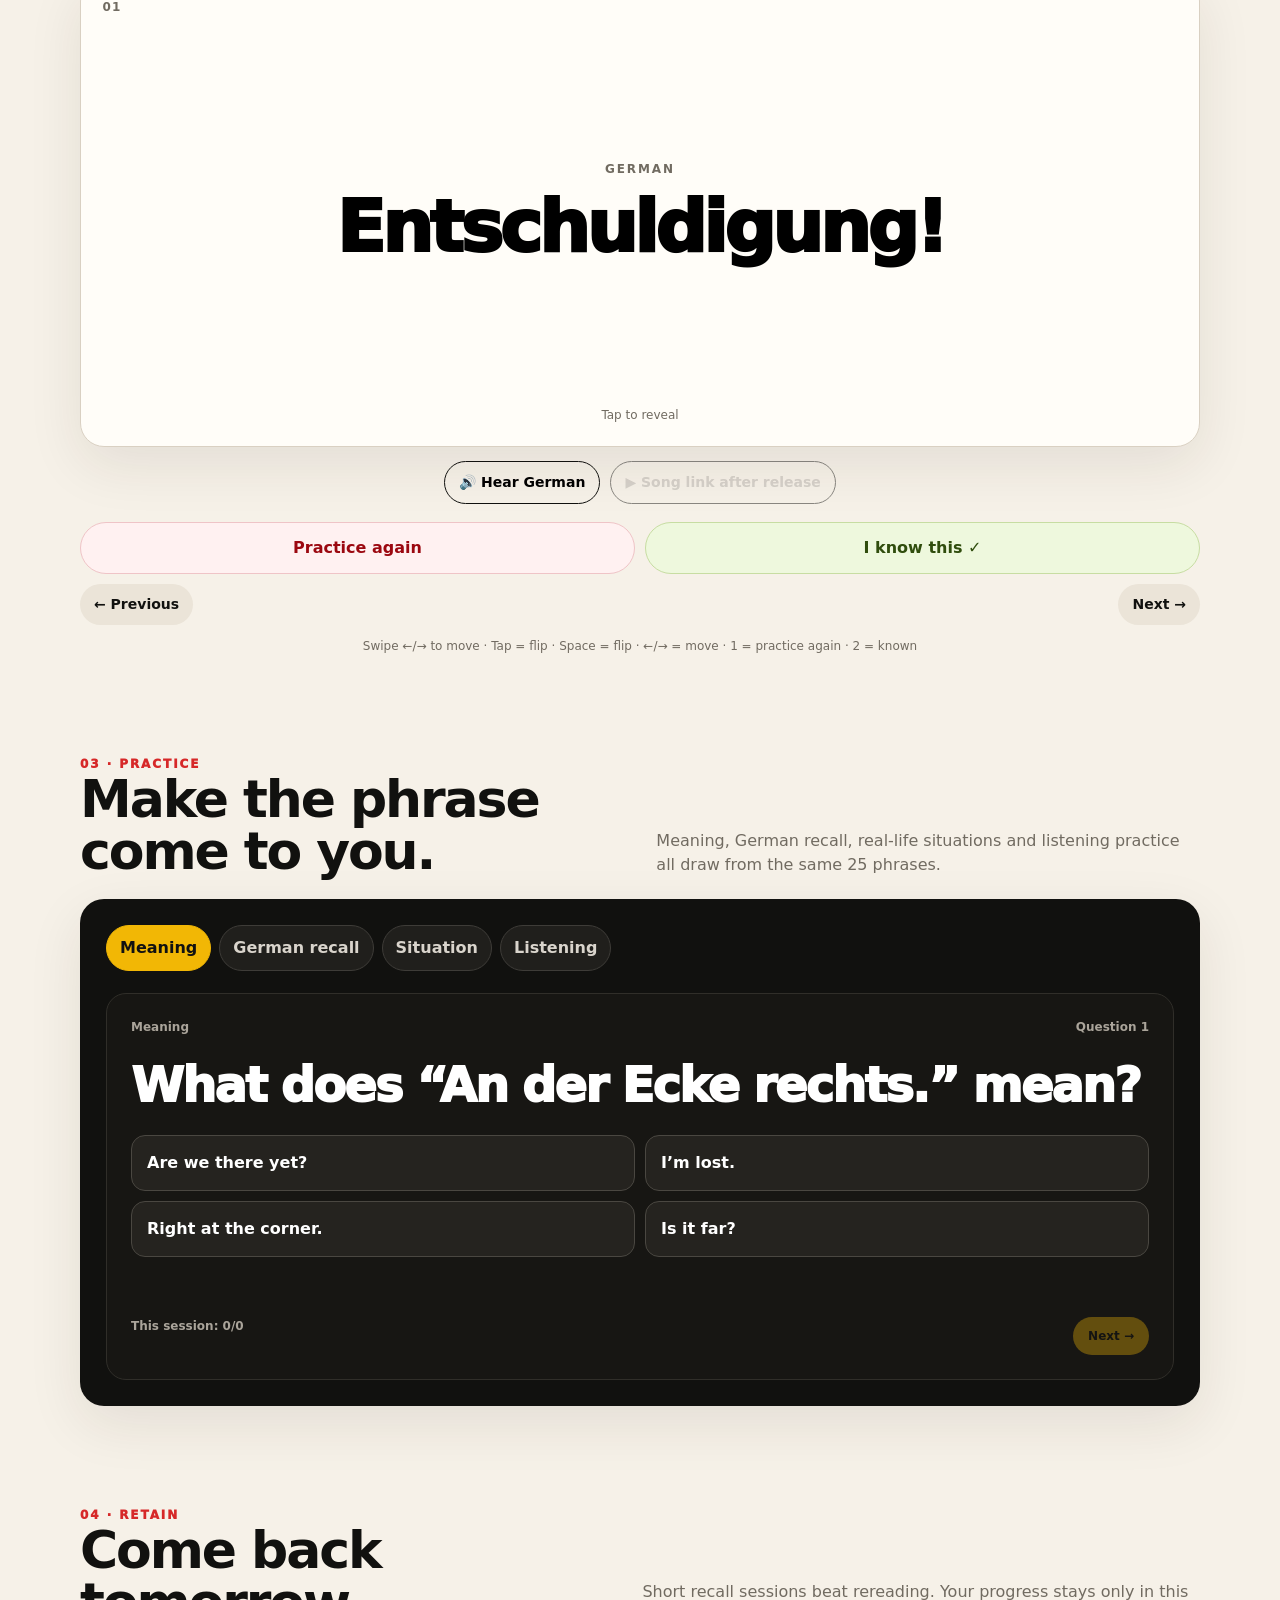
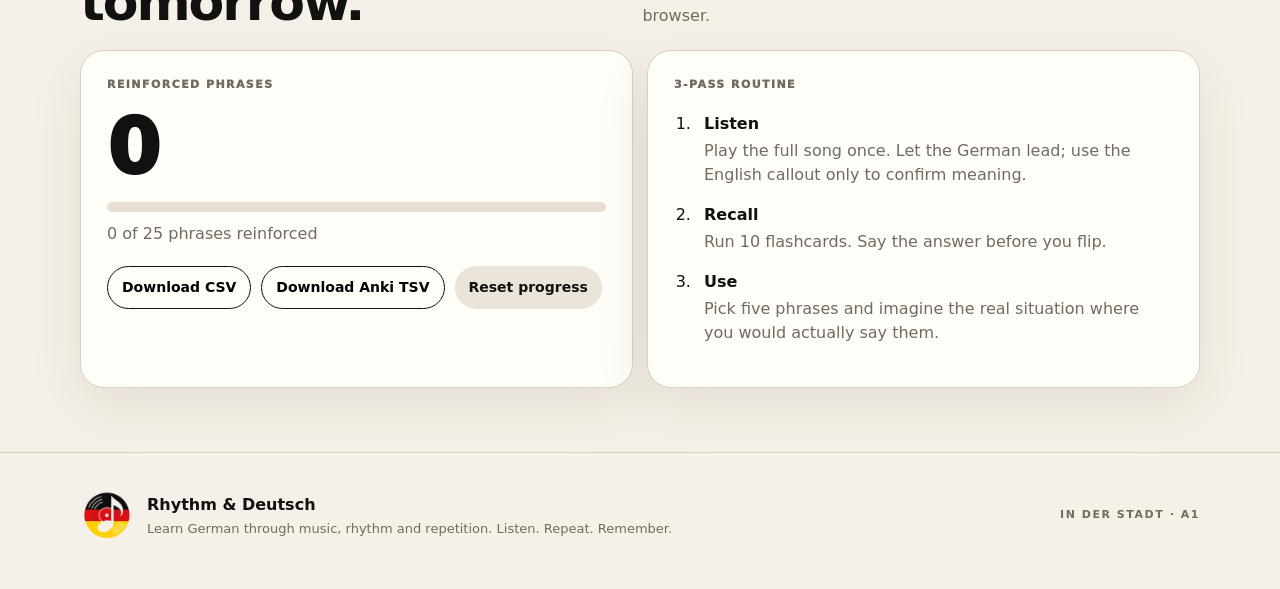
<file: in-der-stadt/index.html>
<!doctype html>
<html lang="en">
<head>
<meta charset="utf-8">
<meta name="viewport" content="width=device-width,initial-scale=1,viewport-fit=cover">
<meta name="theme-color" content="#11110f">
<meta name="description" content="Practice 25 German directions and transport phrases from In der Stadt by Rhythm & Deutsch, with flashcards, listening, quizzes and local progress.">
<title>In der Stadt — German Directions Practice | Rhythm & Deutsch</title>
<link rel="icon" type="image/webp" href="https://yahai.github.io/rhythm-deutsch/100-verbs/assets/logo.webp?v=20261012">
<link rel="apple-touch-icon" href="https://yahai.github.io/rhythm-deutsch/100-verbs/assets/logo.webp?v=20261012">
<style>
:root{--ink:#11110f;--paper:#f6f1e8;--card:#fffdf8;--muted:#716b61;--line:#d9d0c2;--red:#d62828;--gold:#f2b705;--green:#2f6b3d;--shadow:0 18px 55px rgba(40,30,18,.09);--r:24px}
*{box-sizing:border-box}html{scroll-behavior:smooth}section{scroll-margin-top:90px}:focus-visible{outline:3px solid var(--red);outline-offset:4px}@media(prefers-reduced-motion:reduce){html{scroll-behavior:auto}.flashcard-inner,.bar span{transition:none}}body{margin:0;background:var(--paper);color:var(--ink);font:16px/1.5 Inter,ui-sans-serif,system-ui,-apple-system,BlinkMacSystemFont,"Segoe UI",sans-serif}button,select{font:inherit}button{cursor:pointer}a{color:inherit}.wrap{width:min(1120px,calc(100% - 32px));margin:auto}.flagbar{height:7px;background:linear-gradient(90deg,#111 0 33.33%,var(--red) 33.33% 66.66%,var(--gold) 66.66%)}nav{position:sticky;top:0;z-index:20;background:rgba(246,241,232,.94);backdrop-filter:blur(16px);border-bottom:1px solid rgba(17,17,15,.08)}.navrow{min-height:70px;display:flex;align-items:center;justify-content:space-between;gap:18px}.brand{display:flex;align-items:center;gap:11px;text-decoration:none;font-weight:900;letter-spacing:.02em}.brand b{color:var(--red)}.brandlogo{width:48px;height:48px;object-fit:contain}.navlinks{display:flex;gap:18px}.navlinks a{text-decoration:none;font-size:14px;font-weight:750;color:var(--muted)}
.hero{padding:76px 0 50px;background:radial-gradient(circle at 83% 18%,rgba(242,183,5,.12),transparent 33%)}.eyebrow{font-size:12px;letter-spacing:.16em;text-transform:uppercase;font-weight:950;color:var(--red)}h1{font-size:clamp(48px,8.5vw,98px);line-height:.9;letter-spacing:-.06em;margin:12px 0 24px;max-width:950px}.hero p{max-width:820px;font-size:clamp(18px,2.2vw,24px);color:#504b44;margin:0}.actions,.meta,.downloads,.flash-audio,.flash-nav{display:flex;flex-wrap:wrap;gap:10px}.actions{margin-top:30px}.btn{border:0;border-radius:999px;padding:13px 18px;font-weight:850;text-decoration:none;display:inline-flex;align-items:center;justify-content:center}.btn.compact{padding:10px 14px;font-size:14px}.primary{background:var(--ink);color:#fff}.secondary{background:transparent;border:1px solid var(--ink)}.ghost{background:#ebe4d8;color:var(--ink)}.disabled{opacity:.48;cursor:not-allowed}.meta{margin-top:22px;color:var(--muted);font-size:13px}.meta span{padding:7px 10px;border:1px solid var(--line);border-radius:999px;background:rgba(255,255,255,.35)}
.section{padding:36px 0 64px}.sectionhead{display:flex;justify-content:space-between;align-items:end;gap:22px;margin-bottom:22px}.sectionhead h2{font-size:clamp(30px,5vw,52px);line-height:1;letter-spacing:-.04em;margin:0}.sectionhead p{margin:0;max-width:560px;color:var(--muted)}.filters{display:flex;gap:8px;flex-wrap:wrap;margin-bottom:18px}.filter{border:1px solid var(--line);background:rgba(255,255,255,.45);border-radius:999px;padding:10px 14px;font-weight:850;color:var(--ink)}.filter.active{background:var(--ink);color:#fff;border-color:var(--ink)}
.phrasegrid{display:grid;grid-template-columns:repeat(2,1fr);gap:12px}.phrase{background:var(--card);border:1px solid var(--line);border-radius:20px;padding:20px;box-shadow:var(--shadow);display:grid;grid-template-columns:auto 1fr auto;gap:14px;align-items:center}.phrase-num{width:42px;height:42px;border-radius:50%;display:grid;place-items:center;background:#f0e9dd;color:var(--muted);font-size:12px;font-weight:950}.phrase-de{overflow-wrap:anywhere;font-size:21px;font-weight:950;letter-spacing:-.02em}.phrase-en{color:var(--muted);margin-top:2px}.phrase-cat{font-size:10px;text-transform:uppercase;letter-spacing:.12em;color:#8a8175;margin-top:7px;font-weight:850}.hear{border:0;border-radius:999px;background:var(--ink);color:white;padding:9px 12px;font-size:12px;font-weight:850;white-space:nowrap}
.flash-toolbar{display:grid;grid-template-columns:1fr 1fr auto;gap:10px;align-items:end;margin-bottom:18px}.flash-toolbar label{font-size:12px;font-weight:850;color:var(--muted)}.flash-toolbar select{width:100%;display:block;margin-top:5px;border:1px solid var(--line);background:var(--card);color:var(--ink);border-radius:12px;padding:12px}.flash-status{display:flex;justify-content:space-between;color:var(--muted);font-size:12px;font-weight:850;margin:0 3px 10px}.flashcard-wrap{perspective:1200px}.flashcard{display:block;width:100%;height:min(54vh,470px);min-height:360px;border:0;background:transparent;padding:0;touch-action:pan-y;-webkit-tap-highlight-color:transparent}.flashcard-inner{position:relative;display:block;width:100%;height:100%;transition:transform .55s cubic-bezier(.2,.75,.2,1);transform-style:preserve-3d}.flashcard.flipped .flashcard-inner{transform:rotateY(180deg)}.card-face{position:absolute;inset:0;backface-visibility:hidden;border-radius:var(--r);border:1px solid var(--line);box-shadow:var(--shadow);display:flex;flex-direction:column;align-items:center;justify-content:center;padding:32px;background:var(--card)}.card-back{transform:rotateY(180deg);background:var(--ink);color:var(--paper)}.card-number{position:absolute;top:20px;left:22px;font-size:12px;font-weight:900;letter-spacing:.1em;color:var(--muted)}.card-back .card-number{color:#aaa49a}.card-kicker{font-size:12px;text-transform:uppercase;letter-spacing:.16em;font-weight:900;color:var(--muted);margin-bottom:12px}.card-prompt{overflow-wrap:anywhere;font-size:clamp(34px,7vw,72px);line-height:1.03;font-weight:950;letter-spacing:-.05em;text-align:center;max-width:900px}.tap-hint{position:absolute;bottom:22px;font-size:12px;color:var(--muted)}.card-answer{overflow-wrap:anywhere;font-size:clamp(28px,6vw,58px);line-height:1.05;font-weight:950;letter-spacing:-.04em;text-align:center}.card-german{font-size:18px;color:#c8c1b7;text-align:center;margin-top:18px}.flash-audio{justify-content:center;margin-top:14px}.flash-rating{display:grid;grid-template-columns:1fr 1fr;gap:10px;margin-top:18px}.review-btn,.known-btn{border-radius:999px;padding:13px 18px;font-weight:850}.review-btn{background:#fff1f1;color:#9b0810;border:1px solid #efc4c7}.known-btn{background:#eef8dd;color:#304d0d;border:1px solid #c7dda2}.flash-nav{justify-content:space-between;margin-top:10px}.keyboard-note{text-align:center;font-size:12px;color:var(--muted);margin:12px 0 0}
.practice{background:var(--ink);color:white;padding:26px;border-radius:var(--r);box-shadow:var(--shadow)}.tabs{display:flex;flex-wrap:wrap;gap:8px;margin-bottom:22px}.tab{border:1px solid #3e3c38;background:#201f1c;color:#d9d4cc;padding:10px 13px;border-radius:999px;font-weight:850}.tab.active{background:var(--gold);color:#111;border-color:var(--gold)}.quiz{background:#171613;border:1px solid #302e29;border-radius:20px;padding:24px}.qmeta,.quizfoot{display:flex;justify-content:space-between;gap:16px;color:#aaa49a;font-size:12px;font-weight:850}.question{font-size:clamp(28px,5vw,48px);font-weight:950;letter-spacing:-.04em;line-height:1.07;margin:24px 0}.listen-btn{border:1px solid #575148;background:#24221e;color:#fff;padding:11px 14px;border-radius:999px;font-weight:850;margin:-6px 0 18px}.hidden{display:none}.answers{display:grid;grid-template-columns:1fr 1fr;gap:10px}.answer{border:1px solid #4a4741;background:#25231f;color:#fff;border-radius:14px;padding:15px;text-align:left;font-weight:800}.answer:hover{border-color:#81796e}.answer.correct{background:#1d4b28;border-color:#367a46}.answer.wrong{background:#5a1f24;border-color:#a53b44}.answer:disabled{cursor:default}.feedback{min-height:28px;color:#d0cac1;margin:16px 0}.quizfoot button{border:0;border-radius:999px;padding:10px 15px;font-weight:900;background:var(--gold);color:#111}.quizfoot button:disabled{opacity:.35;cursor:not-allowed}
.retain-grid{display:grid;grid-template-columns:1fr 1fr;gap:14px}.retain-card{background:var(--card);border:1px solid var(--line);border-radius:var(--r);padding:26px;box-shadow:var(--shadow)}.retain-title{font-size:11px;letter-spacing:.13em;font-weight:950;color:var(--muted)}.retain-number{font-size:76px;line-height:1;font-weight:950;letter-spacing:-.06em;margin:16px 0}.bar{height:10px;background:#e8dfd2;border-radius:999px;overflow:hidden}.bar span{display:block;height:100%;width:0;background:linear-gradient(90deg,var(--red),var(--gold));transition:width .35s}.retain-copy{color:var(--muted);margin:10px 0 20px}.routine{margin:18px 0 0;padding-left:22px}.routine li{padding:0 0 16px 8px}.routine strong,.routine span{display:block}.routine span{color:var(--muted);margin-top:3px}
footer{padding:36px 0 46px;border-top:1px solid var(--line)}.footrow{display:flex;align-items:center;justify-content:space-between;gap:24px}.footerbrand{display:flex;align-items:center;gap:13px}.footerbrandlogo{width:54px;height:54px;object-fit:contain}.footerbrand p{margin:2px 0 0;color:var(--muted);font-size:13px}.small{font-size:11px;letter-spacing:.14em;color:var(--muted);font-weight:900}
@media(max-width:760px){.navlinks{display:none}.hero{padding-top:52px}.phrasegrid,.retain-grid,.answers{grid-template-columns:1fr}.phrase{grid-template-columns:auto 1fr}.phrase .hear{grid-column:2;justify-self:start}.flash-toolbar{grid-template-columns:1fr 1fr}.flash-toolbar .btn{grid-column:1/-1}.sectionhead{align-items:flex-start;flex-direction:column}.flashcard{min-height:330px;height:48vh}.footrow{align-items:flex-start;flex-direction:column}.small{display:none}}
@media print{nav,.actions,.filters,.flash-toolbar,.flash-audio,.flash-rating,.flash-nav,.keyboard-note,#flashcards,#practice,.downloads,.flagbar{display:none!important}.hero{padding:30px 0 20px}.phrasegrid{grid-template-columns:1fr 1fr}.phrase{box-shadow:none;break-inside:avoid}.section{padding:18px 0}.retain-grid{display:none}body{background:white}}

@media(prefers-reduced-motion:reduce){.flashcard-inner,.bar span{transition:none}}
</style>
<script defer src="https://cloud.umami.is/script.js" data-website-id="da624a16-4aff-4937-9284-92357a6e5438"></script>
</head>
<body>
<div class="flagbar"></div>
<nav>
  <div class="wrap navrow">
    <a class="brand" href="#top">
      <img class="brandlogo" src="https://yahai.github.io/rhythm-deutsch/100-verbs/assets/logo.webp?v=20261012" alt="Rhythm & Deutsch logo">
      <span>Rhythm <b>&</b> Deutsch</span>
    </a>
    <div class="navlinks"><a href="#learn">Learn</a><a href="#flashcards">Flashcards</a><a href="#practice">Practice</a><a href="#progress">Progress</a></div>
  </div>
</nav>

<header class="hero" id="top">
  <div class="wrap">
    <div class="eyebrow">Useful German Through Music · A1</div>
    <h1>In der Stadt.</h1>
    <p>Learn 25 essential German directions and transport phrases: ask for help, find the station, follow directions, catch a bus and arrive with confidence.</p>
    <div class="actions">
      <a class="btn primary" href="#flashcards" data-umami-event="stadt-start-flashcards">Start flashcards →</a>
      <a class="btn secondary" href="#practice" data-umami-event="stadt-open-quiz">Take a quiz</a>
      <a class="btn secondary" href="#learn" data-umami-event="stadt-browse-all">Browse all 25</a>
      <button class="btn ghost" id="printBtn">Print phrases</button>
    </div>
    <div class="meta"><span>25 phrases</span><span>5 city situations</span><span>4 practice modes</span><span>Hear German</span><span>No signup</span></div>
  </div>
</header>

<main>
<section class="section" id="learn">
  <div class="wrap">
    <div class="sectionhead">
      <div><div class="eyebrow">01 · Learn</div><h2>Find your way in German.</h2></div>
      <p>Choose a situation. Hear the German slowly and clearly, then use the English only to confirm meaning.</p>
    </div>
    <p id="audioStatus" role="status" style="color:var(--muted)">Audio buttons use your device’s German text-to-speech voice.</p><div class="filters" id="filters"></div>
    <div class="phrasegrid" id="phraseGrid"></div>
  </div>
</section>

<section class="section" id="flashcards">
  <div class="wrap">
    <div class="sectionhead">
      <div><div class="eyebrow">02 · Flashcards</div><h2>Recall before you reveal.</h2></div>
      <p>Switch direction, swipe through the deck and mark the phrases that are becoming automatic.</p>
    </div>

    <div class="flash-toolbar">
      <label>Situation
        <select id="cardCategory"><option value="all">All phrases</option></select>
      </label>
      <label>Direction
        <select id="cardDirection">
          <option value="de-en">German → English</option>
          <option value="en-de">English → German</option>
          <option value="mixed">Mixed</option>
        </select>
      </label>
      <button class="btn ghost compact" id="shuffleCards">↝ Shuffle</button>
    </div>

    <div class="flash-status"><span id="cardPosition">1 / 25</span><span id="cardContext">Asking for help</span></div>
    <div class="flashcard-wrap">
      <button class="flashcard" id="flashcard" type="button" aria-label="Flip flashcard" aria-pressed="false">
        <span class="flashcard-inner">
          <span class="card-face card-front">
            <span class="card-number" id="frontNumber">01</span>
            <span class="card-kicker" id="frontKicker">German</span>
            <strong class="card-prompt" id="frontPrompt">Entschuldigung!</strong>
            <span class="tap-hint">Tap to reveal</span>
          </span>
          <span class="card-face card-back">
            <span class="card-number" id="backNumber">01</span>
            <strong class="card-answer" id="backAnswer">Excuse me!</strong>
            <span class="card-german" id="cardGerman">Entschuldigung!</span>
          </span>
        </span>
      </button>
    </div>
    <div class="flash-audio">
      <button class="btn secondary compact" id="speakCard" data-umami-event="stadt-hear-card">🔊 Hear German</button>
      <button class="btn secondary compact disabled" id="songCard" type="button" disabled>▶ Song link after release</button>
    </div>
    <div class="flash-rating"><button class="review-btn" id="reviewCard">Practice again</button><button class="known-btn" id="knownCard">I know this ✓</button></div>
    <div class="flash-nav"><button class="btn ghost compact" id="prevCard">← Previous</button><button class="btn ghost compact" id="nextCard">Next →</button></div>
    <p class="keyboard-note">Swipe ←/→ to move · Tap = flip · Space = flip · ←/→ = move · 1 = practice again · 2 = known</p>
  </div>
</section>

<section class="section" id="practice">
  <div class="wrap">
    <div class="sectionhead">
      <div><div class="eyebrow">03 · Practice</div><h2>Make the phrase come to you.</h2></div>
      <p>Meaning, German recall, real-life situations and listening practice all draw from the same 25 phrases.</p>
    </div>
    <div class="practice">
      <div class="tabs" id="tabs"></div>
      <div class="quiz">
        <div class="qmeta"><span id="qMode"></span><span id="qCount"></span></div>
        <div class="question" id="question"></div>
        <button class="listen-btn hidden" id="listenPrompt">🔊 Play German</button>
        <p id="listeningStatus" role="status" style="color:#d0cac1"></p><div class="answers" id="answers"></div>
        <div class="feedback" id="feedback"></div>
        <div class="quizfoot"><span id="score"></span><button id="nextBtn" disabled>Next →</button></div>
      </div>
    </div>
  </div>
</section>

<section class="section" id="progress">
  <div class="wrap">
    <div class="sectionhead">
      <div><div class="eyebrow">04 · Retain</div><h2>Come back tomorrow.</h2></div>
      <p>Short recall sessions beat rereading. Your progress stays only in this browser.</p>
    </div>
    <div class="retain-grid">
      <article class="retain-card">
        <div class="retain-title">REINFORCED PHRASES</div>
        <div class="retain-number" id="mastered">0</div>
        <div class="bar"><span id="bar"></span></div>
        <div class="retain-copy" id="progressLabel">0 of 25 phrases reinforced</div>
        <div class="downloads"><button class="btn secondary compact" id="csvBtn">Download CSV</button><button class="btn secondary compact" id="ankiBtn">Download Anki TSV</button><button class="btn ghost compact" id="resetBtn">Reset progress</button></div>
      </article>
      <article class="retain-card">
        <div class="retain-title">3-PASS ROUTINE</div>
        <ol class="routine">
          <li><div><strong>Listen</strong><span>Play the full song once. Let the German lead; use the English callout only to confirm meaning.</span></div></li>
          <li><div><strong>Recall</strong><span>Run 10 flashcards. Say the answer before you flip.</span></div></li>
          <li><div><strong>Use</strong><span>Pick five phrases and imagine the real situation where you would actually say them.</span></div></li>
        </ol>
      </article>
    </div>
  </div>
</section>
</main>

<footer>
  <div class="wrap footrow">
    <div class="footerbrand">
      <img class="footerbrandlogo" src="https://yahai.github.io/rhythm-deutsch/100-verbs/assets/logo.webp?v=20261012" alt="Rhythm & Deutsch logo">
      <div><strong>Rhythm & Deutsch</strong><p>Learn German through music, rhythm and repetition. Listen. Repeat. Remember.</p></div>
    </div>
    <div class="small">IN DER STADT · A1</div>
  </div>
</footer>
<script>
(function(){
"use strict";
var $=function(s){return document.querySelector(s)},$$=function(s){return Array.prototype.slice.call(document.querySelectorAll(s))};
var PHRASES=[{"id":1,"key":"excuse","de":"Entschuldigung!","en":"Excuse me!","cat":"Asking for help","scene":"Get a local person's attention politely.","startMs":14380},{"id":2,"key":"help","de":"Können Sie mir helfen?","en":"Can you help me?","cat":"Asking for help","scene":"Ask a local person politely for help.","startMs":18660},{"id":3,"key":"station","de":"Wo ist der Bahnhof?","en":"Where is the train station?","cat":"Asking for help","scene":"Ask where the train station is.","startMs":23100},{"id":4,"key":"get-station","de":"Wie komme ich zum Bahnhof?","en":"How do I get to the train station?","cat":"Asking for help","scene":"Ask how to get to the train station.","startMs":27200},{"id":5,"key":"far","de":"Ist es weit?","en":"Is it far?","cat":"Asking for help","scene":"Ask whether your destination is far away.","startMs":33140},{"id":6,"key":"near","de":"Ist es in der Nähe?","en":"Is it nearby?","cat":"Asking for help","scene":"Ask whether your destination is nearby.","startMs":37300},{"id":7,"key":"straight","de":"Gehen Sie geradeaus.","en":"Go straight ahead.","cat":"Getting directions","scene":"Tell someone to go straight ahead.","startMs":42540},{"id":8,"key":"left","de":"Biegen Sie links ab.","en":"Turn left.","cat":"Getting directions","scene":"Tell someone to turn left.","startMs":44920},{"id":9,"key":"right","de":"Biegen Sie rechts ab.","en":"Turn right.","cat":"Getting directions","scene":"Tell someone to turn right.","startMs":47140},{"id":10,"key":"traffic-left","de":"An der Ampel links.","en":"Left at the traffic light.","cat":"Getting directions","scene":"Tell someone to go left at the traffic light.","startMs":49340},{"id":11,"key":"corner-right","de":"An der Ecke rechts.","en":"Right at the corner.","cat":"Getting directions","scene":"Tell someone to go right at the corner.","startMs":52180},{"id":12,"key":"cross","de":"Überqueren Sie die Straße.","en":"Cross the street.","cat":"Getting directions","scene":"Tell someone to cross the street.","startMs":55280},{"id":13,"key":"left-side","de":"Es ist auf der linken Seite.","en":"It’s on the left.","cat":"Left or right","scene":"Explain that the destination is on the left-hand side.","startMs":96100},{"id":14,"key":"right-side","de":"Es ist auf der rechten Seite.","en":"It’s on the right.","cat":"Left or right","scene":"Explain that the destination is on the right-hand side.","startMs":100920},{"id":15,"key":"lost","de":"Ich habe mich verlaufen.","en":"I’m lost.","cat":"Left or right","scene":"Tell someone that you have lost your way.","startMs":105100},{"id":16,"key":"map","de":"Können Sie das auf der Karte zeigen?","en":"Can you show me on the map?","cat":"Left or right","scene":"Ask someone to show you the location on a map.","startMs":107220},{"id":17,"key":"bus-stop","de":"Wo ist die Bushaltestelle?","en":"Where is the bus stop?","cat":"Public transport","scene":"Ask where the bus stop is.","startMs":129400},{"id":18,"key":"line","de":"Welche Linie muss ich nehmen?","en":"Which line do I need to take?","cat":"Public transport","scene":"Ask which transport line you need to take.","startMs":133160},{"id":19,"key":"next-bus","de":"Wann kommt der nächste Bus?","en":"When is the next bus coming?","cat":"Public transport","scene":"Ask when the next bus is coming.","startMs":137080},{"id":20,"key":"bus-station","de":"Fährt dieser Bus zum Hauptbahnhof?","en":"Does this bus go to the main station?","cat":"Public transport","scene":"Ask whether this bus goes to the main train station.","startMs":141000},{"id":21,"key":"get-off","de":"Wo muss ich aussteigen?","en":"Where do I need to get off?","cat":"Public transport","scene":"Ask where you need to get off.","startMs":146280},{"id":22,"key":"centre","de":"Ich möchte ins Stadtzentrum.","en":"I’d like to go to the city centre.","cat":"Getting there","scene":"Say that you would like to go to the city centre.","startMs":162260},{"id":23,"key":"duration","de":"Wie lange dauert es?","en":"How long does it take?","cat":"Getting there","scene":"Ask how long the journey takes.","startMs":166680},{"id":24,"key":"arrived","de":"Sind wir schon da?","en":"Are we there yet?","cat":"Getting there","scene":"Ask whether you have arrived yet.","startMs":169480},{"id":25,"key":"thanks","de":"Danke für Ihre Hilfe!","en":"Thank you for your help!","cat":"Getting there","scene":"Thank someone politely for their help.","startMs":173960}];
var CATS=[];PHRASES.forEach(function(p){if(CATS.indexOf(p.cat)<0)CATS.push(p.cat)});
var STORAGE="rd-in-der-stadt-v1";
var progress={mastered:{},review:{},attempts:0,correct:0};
try{progress=Object.assign(progress,JSON.parse(localStorage.getItem(STORAGE)||"{}"))}catch(e){}
var state={filter:"all",cardPool:PHRASES.slice(),cardIndex:0,cardDirection:"de-en",mode:"meaning",count:0,attempts:0,correct:0,answered:false,q:null};
var modes={meaning:"Meaning",recall:"German recall",situation:"Situation",listening:"Listening"};
function esc(s){return String(s).replace(/[&<>"']/g,function(c){return{"&":"&amp;","<":"&lt;",">":"&gt;",'"':"&quot;","'":"&#039;"}[c]})}
function save(){try{localStorage.setItem(STORAGE,JSON.stringify(progress))}catch(e){}updateProgress()}
function speakGerman(text){if(!("speechSynthesis" in window)){document.getElementById("audioStatus").textContent="German speech is unavailable on this device.";return;}window.speechSynthesis.cancel();var u=new SpeechSynthesisUtterance(text);u.lang="de-DE";u.rate=.78;u.pitch=1;var vs=window.speechSynthesis.getVoices();var v=vs.find(function(x){return /^de(-|_)/i.test(x.lang)})||vs.find(function(x){return /German/i.test(x.name)});if(!v){var msg="No German voice is available on this device. Choose Meaning, German recall or Situation to continue.";document.getElementById("audioStatus").textContent=msg;if(state.mode==="listening"){document.getElementById("listeningStatus").textContent=msg;$$(".answer").forEach(function(b){b.disabled=true})}return;}document.getElementById("audioStatus").textContent="";document.getElementById("listeningStatus").textContent="";if(state.mode==="listening"&&!state.answered)$$(".answer").forEach(function(b){b.disabled=false});u.voice=v;window.speechSynthesis.speak(u)}
function renderFilters(){var a=["all"].concat(CATS);$("#filters").innerHTML=a.map(function(c){return '<button class="filter '+(state.filter===c?'active':'')+'" data-cat="'+esc(c)+'">'+(c==="all"?"All 25":esc(c))+'</button>'}).join("");$$('.filter').forEach(function(b){b.onclick=function(){state.filter=b.dataset.cat;renderFilters();renderPhrases()}})}
function renderPhrases(){var a=PHRASES.filter(function(p){return state.filter==="all"||p.cat===state.filter});$("#phraseGrid").innerHTML=a.map(function(p){return '<article class="phrase"><div class="phrase-num">'+String(p.id).padStart(2,"0")+'</div><div><div class="phrase-de">'+esc(p.de)+'</div><div class="phrase-en">'+esc(p.en)+'</div><div class="phrase-cat">'+esc(p.cat)+'</div></div><button class="hear" data-speak="'+encodeURIComponent(p.de)+'" data-umami-event="stadt-hear-german">🔊 Hear German</button></article>'}).join("")}
function fillCategorySelect(){var opts='<option value="all">All phrases</option>'+CATS.map(function(c){return '<option value="'+esc(c)+'">'+esc(c)+'</option>'}).join("");$("#cardCategory").innerHTML=opts}
function resetCardPool(){var c=$("#cardCategory").value;state.cardPool=PHRASES.filter(function(p){return c==="all"||p.cat===c});state.cardIndex=0;renderCard()}
function currentCard(){return state.cardPool[state.cardIndex]||PHRASES[0]}
function cardSides(p){var d=state.cardDirection;if(d==="mixed")d=p.id%2?"de-en":"en-de";return d==="de-en"?{k:"German",front:p.de,back:p.en,german:p.de}:{k:"English",front:p.en,back:p.de,german:p.de}}
function renderCard(){var p=currentCard(),s=cardSides(p),c=$("#flashcard");c.classList.remove("flipped");c.setAttribute("aria-pressed","false");$("#frontNumber").textContent=$("#backNumber").textContent=String(p.id).padStart(2,"0");$("#frontKicker").textContent=s.k;$("#frontPrompt").textContent=s.front;$("#backAnswer").textContent=s.back;$("#cardGerman").textContent=s.german;$("#cardPosition").textContent=(state.cardIndex+1)+" / "+state.cardPool.length;$("#cardContext").textContent=p.cat}
function nextCard(){state.cardIndex=(state.cardIndex+1)%state.cardPool.length;renderCard()}function prevCard(){state.cardIndex=(state.cardIndex-1+state.cardPool.length)%state.cardPool.length;renderCard()}
function shuffleCards(){for(var i=state.cardPool.length-1;i>0;i--){var j=Math.floor(Math.random()*(i+1)),t=state.cardPool[i];state.cardPool[i]=state.cardPool[j];state.cardPool[j]=t}state.cardIndex=0;renderCard()}
function markCard(type){var p=currentCard();if(type==="known"){progress.mastered[p.id]=1;delete progress.review[p.id]}else{progress.review[p.id]=1;delete progress.mastered[p.id]}save();nextCard()}
function shuffle(a){a=a.slice();for(var i=a.length-1;i>0;i--){var j=Math.floor(Math.random()*(i+1)),t=a[i];a[i]=a[j];a[j]=t}return a}function pick(a){return a[Math.floor(Math.random()*a.length)]}
function answers(correct,pool){var u=Array.from(new Set(pool.filter(function(x){return x!==correct})));return shuffle([correct].concat(shuffle(u).slice(0,3)))}
function question(){var p=pick(PHRASES),q="",correct="",pool=[],spoken=null;if(state.mode==="meaning"){q='What does “'+p.de+'” mean?';correct=p.en;pool=PHRASES.map(function(x){return x.en})}if(state.mode==="recall"){q='How do you say “'+p.en+'” in German?';correct=p.de;pool=PHRASES.map(function(x){return x.de})}if(state.mode==="situation"){q=p.scene;correct=p.de;pool=PHRASES.map(function(x){return x.de})}if(state.mode==="listening"){q="Listen, then choose the meaning.";correct=p.en;pool=PHRASES.map(function(x){return x.en});spoken=p.de}return{p:p,q:q,correct:correct,answers:answers(correct,pool),spoken:spoken}}
function renderTabs(){$("#tabs").innerHTML=Object.keys(modes).map(function(k){return '<button class="tab '+(state.mode===k?'active':'')+'" data-mode="'+k+'" data-umami-event="stadt-quiz-mode" data-umami-event-mode="'+k+'">'+modes[k]+'</button>'}).join("");$$('.tab').forEach(function(b){b.onclick=function(){state.mode=b.dataset.mode;renderTabs();nextQuestion()}})}
function nextQuestion(){document.getElementById("listeningStatus").textContent="";state.answered=false;state.q=question();state.count++;$("#qMode").textContent=modes[state.mode];$("#qCount").textContent="Question "+state.count;$("#question").textContent=state.q.q;$("#listenPrompt").classList.toggle("hidden",!state.q.spoken);$("#answers").innerHTML=state.q.answers.map(function(a){return '<button class="answer" data-a="'+encodeURIComponent(a)+'">'+esc(a)+'</button>'}).join("");$("#feedback").textContent="";$("#nextBtn").disabled=true;$$('.answer').forEach(function(b){b.onclick=function(){answerQuestion(b,decodeURIComponent(b.dataset.a))}});score()}
function answerQuestion(btn,a){if(state.answered)return;state.answered=true;progress.attempts++;state.attempts++;var ok=a===state.q.correct;if(ok){state.correct++;progress.correct++;progress.mastered[state.q.p.id]=1;delete progress.review[state.q.p.id];btn.classList.add("correct");$("#feedback").textContent="Correct. "+state.q.p.de+" — "+state.q.p.en}else{progress.review[state.q.p.id]=1;btn.classList.add("wrong");$$('.answer').forEach(function(x){if(decodeURIComponent(x.dataset.a)===state.q.correct)x.classList.add("correct")});$("#feedback").textContent="Answer: "+state.q.correct}$$('.answer').forEach(function(x){x.disabled=true});$("#nextBtn").disabled=false;save();score()}
function score(){var done=state.attempts;$("#score").textContent="This session: "+state.correct+"/"+Math.max(0,done)}
function updateProgress(){var m=Math.min(25,Object.keys(progress.mastered).length);$("#mastered").textContent=m;$("#bar").style.width=(m/25*100)+"%";$("#progressLabel").textContent=m+" of 25 phrases reinforced"}
function dl(name,text,type){var a=document.createElement("a");a.href=URL.createObjectURL(new Blob([text],{type:type||"text/plain"}));a.download=name;a.click();setTimeout(function(){URL.revokeObjectURL(a.href)},500)}
function csv(){var rows=["number,category,german,english"];PHRASES.forEach(function(p){rows.push([p.id,p.cat,p.de,p.en].map(function(x){return '"'+String(x).replaceAll('"','""')+'"'}).join(","))});dl("in-der-stadt-25-german-travel-phrases.csv",rows.join("\n"),"text/csv")}
function anki(){dl("in-der-stadt-25-german-travel-phrases-anki.tsv",PHRASES.map(function(p){return p.de+"\t"+p.en+"\t"+p.cat}).join("\n"),"text/tab-separated-values")}
var sx=0,sy=0,suppress=false;$("#flashcard").onclick=function(){if(suppress)return;var on=this.classList.toggle("flipped");this.setAttribute("aria-pressed",on?"true":"false")};$("#flashcard").addEventListener("touchstart",function(e){if(e.touches&&e.touches.length){sx=e.touches[0].clientX;sy=e.touches[0].clientY}},{passive:true});$("#flashcard").addEventListener("touchend",function(e){if(!e.changedTouches||!e.changedTouches.length)return;var dx=e.changedTouches[0].clientX-sx,dy=e.changedTouches[0].clientY-sy;if(Math.abs(dx)<50||Math.abs(dx)<=Math.abs(dy)*1.15)return;suppress=true;dx<0?nextCard():prevCard();setTimeout(function(){suppress=false},250)},{passive:true});
$("#cardCategory").onchange=resetCardPool;$("#cardDirection").onchange=function(){state.cardDirection=this.value;renderCard()};$("#shuffleCards").onclick=shuffleCards;$("#prevCard").onclick=prevCard;$("#nextCard").onclick=nextCard;$("#reviewCard").onclick=function(){markCard("review")};$("#knownCard").onclick=function(){markCard("known")};$("#speakCard").onclick=function(){speakGerman(currentCard().de)};$("#listenPrompt").onclick=function(){if(state.q&&state.q.spoken)speakGerman(state.q.spoken)};$("#nextBtn").onclick=nextQuestion;$("#csvBtn").onclick=csv;$("#ankiBtn").onclick=anki;$("#printBtn").onclick=function(){window.print()};$("#resetBtn").onclick=function(){if(confirm("Reset your phrase progress on this device?")){progress={mastered:{},review:{},attempts:0,correct:0};save();resetCardPool()}};
document.addEventListener("click",function(e){var b=e.target.closest(".hear");if(!b)return;speakGerman(decodeURIComponent(b.dataset.speak))});document.addEventListener("keydown",function(e){if(["SELECT","INPUT","TEXTAREA","BUTTON","A"].indexOf(document.activeElement.tagName)>=0)return;var box=document.getElementById("flashcard").getBoundingClientRect();if(box.bottom<0||box.top>window.innerHeight)return;if(e.key===" "){e.preventDefault();$("#flashcard").click()}if(e.key==="ArrowRight")nextCard();if(e.key==="ArrowLeft")prevCard();if(e.key==="1")markCard("review");if(e.key==="2")markCard("known")});
renderFilters();renderPhrases();fillCategorySelect();renderTabs();resetCardPool();nextQuestion();updateProgress();
})();

</script>
</body>
</html>
</file>
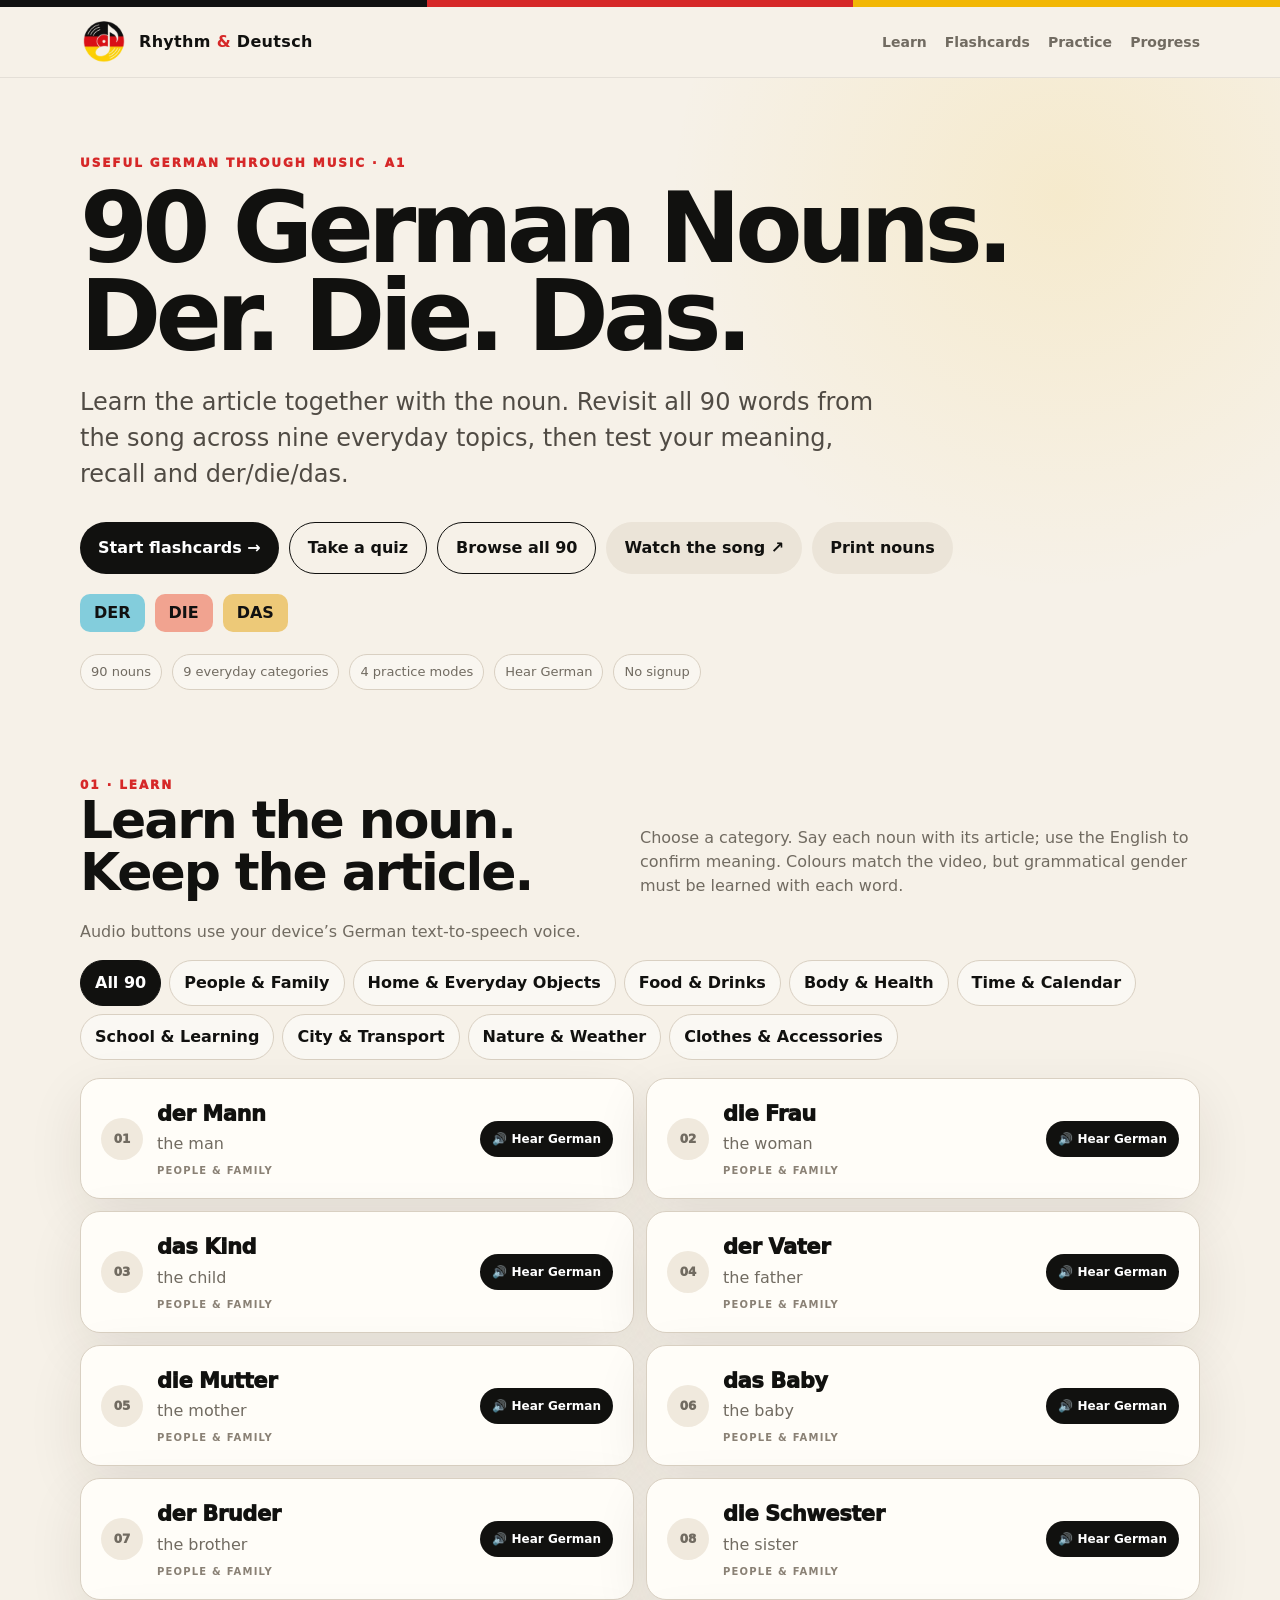
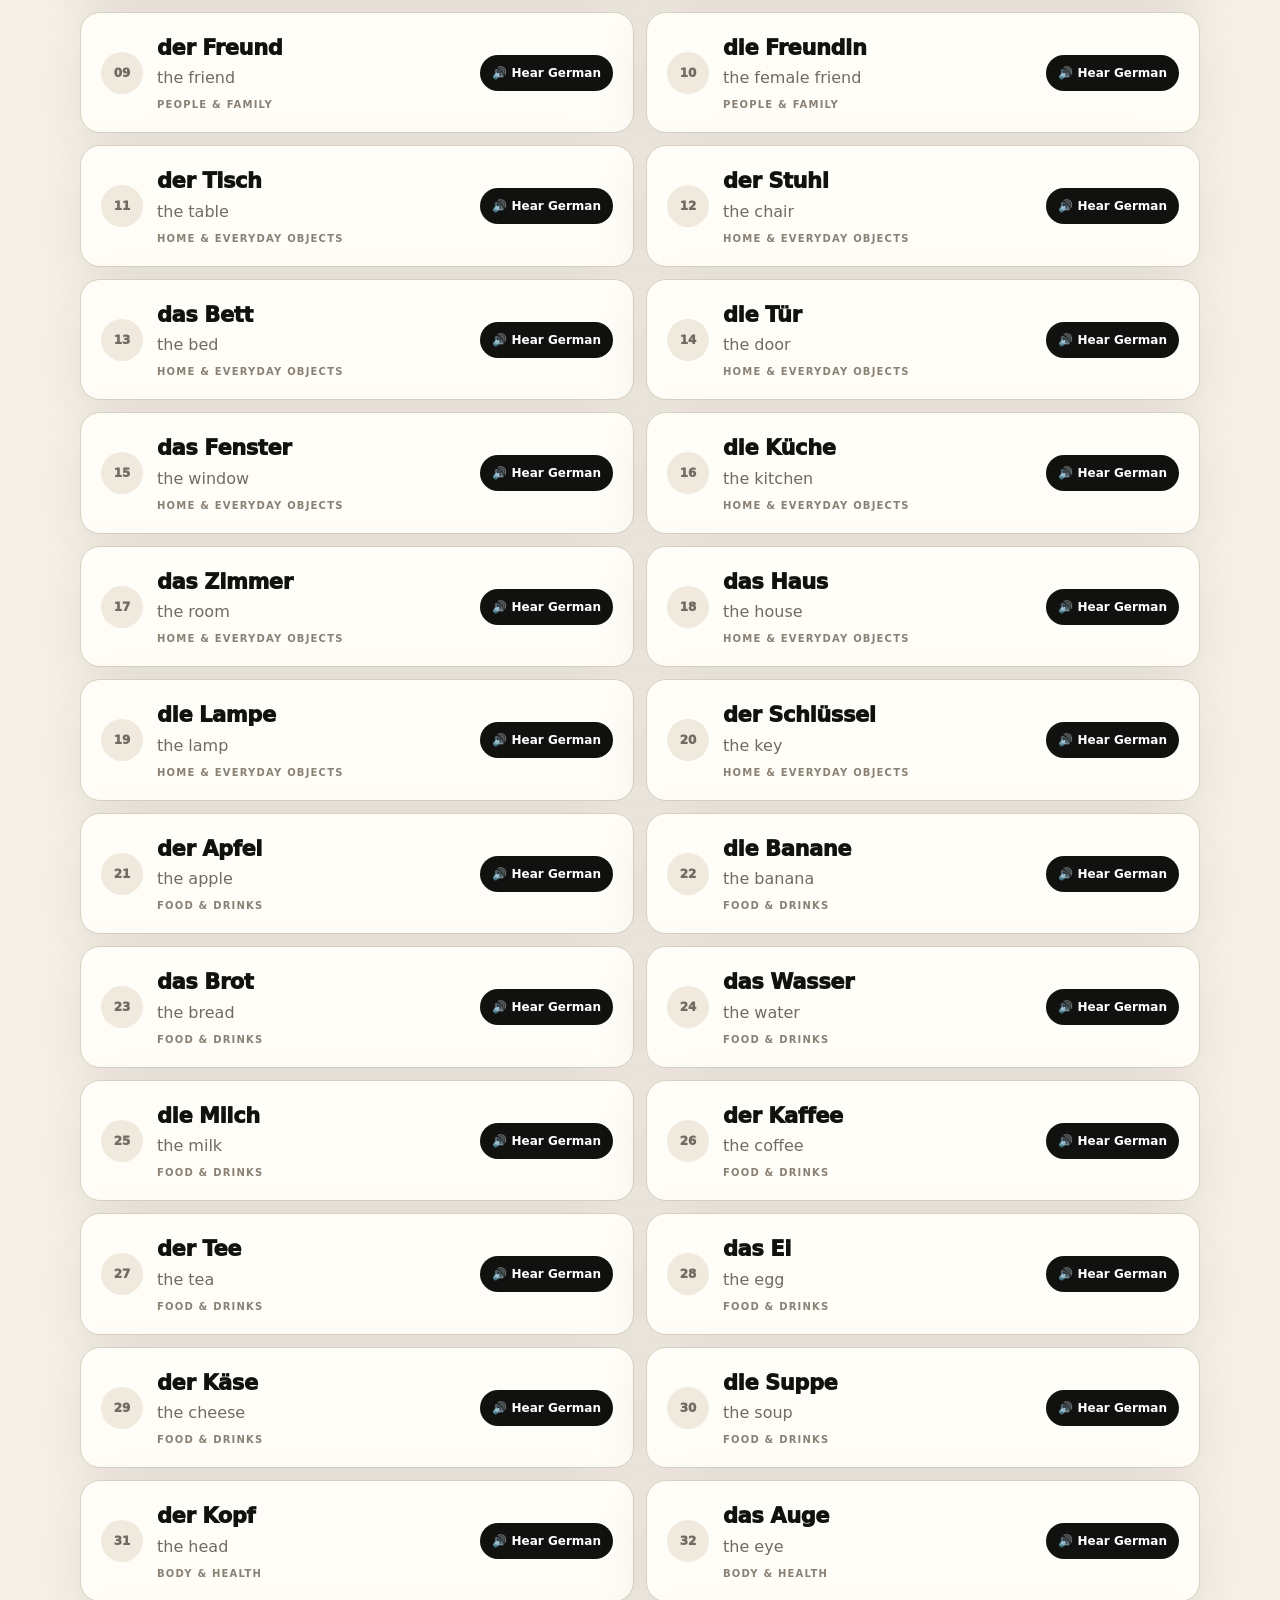
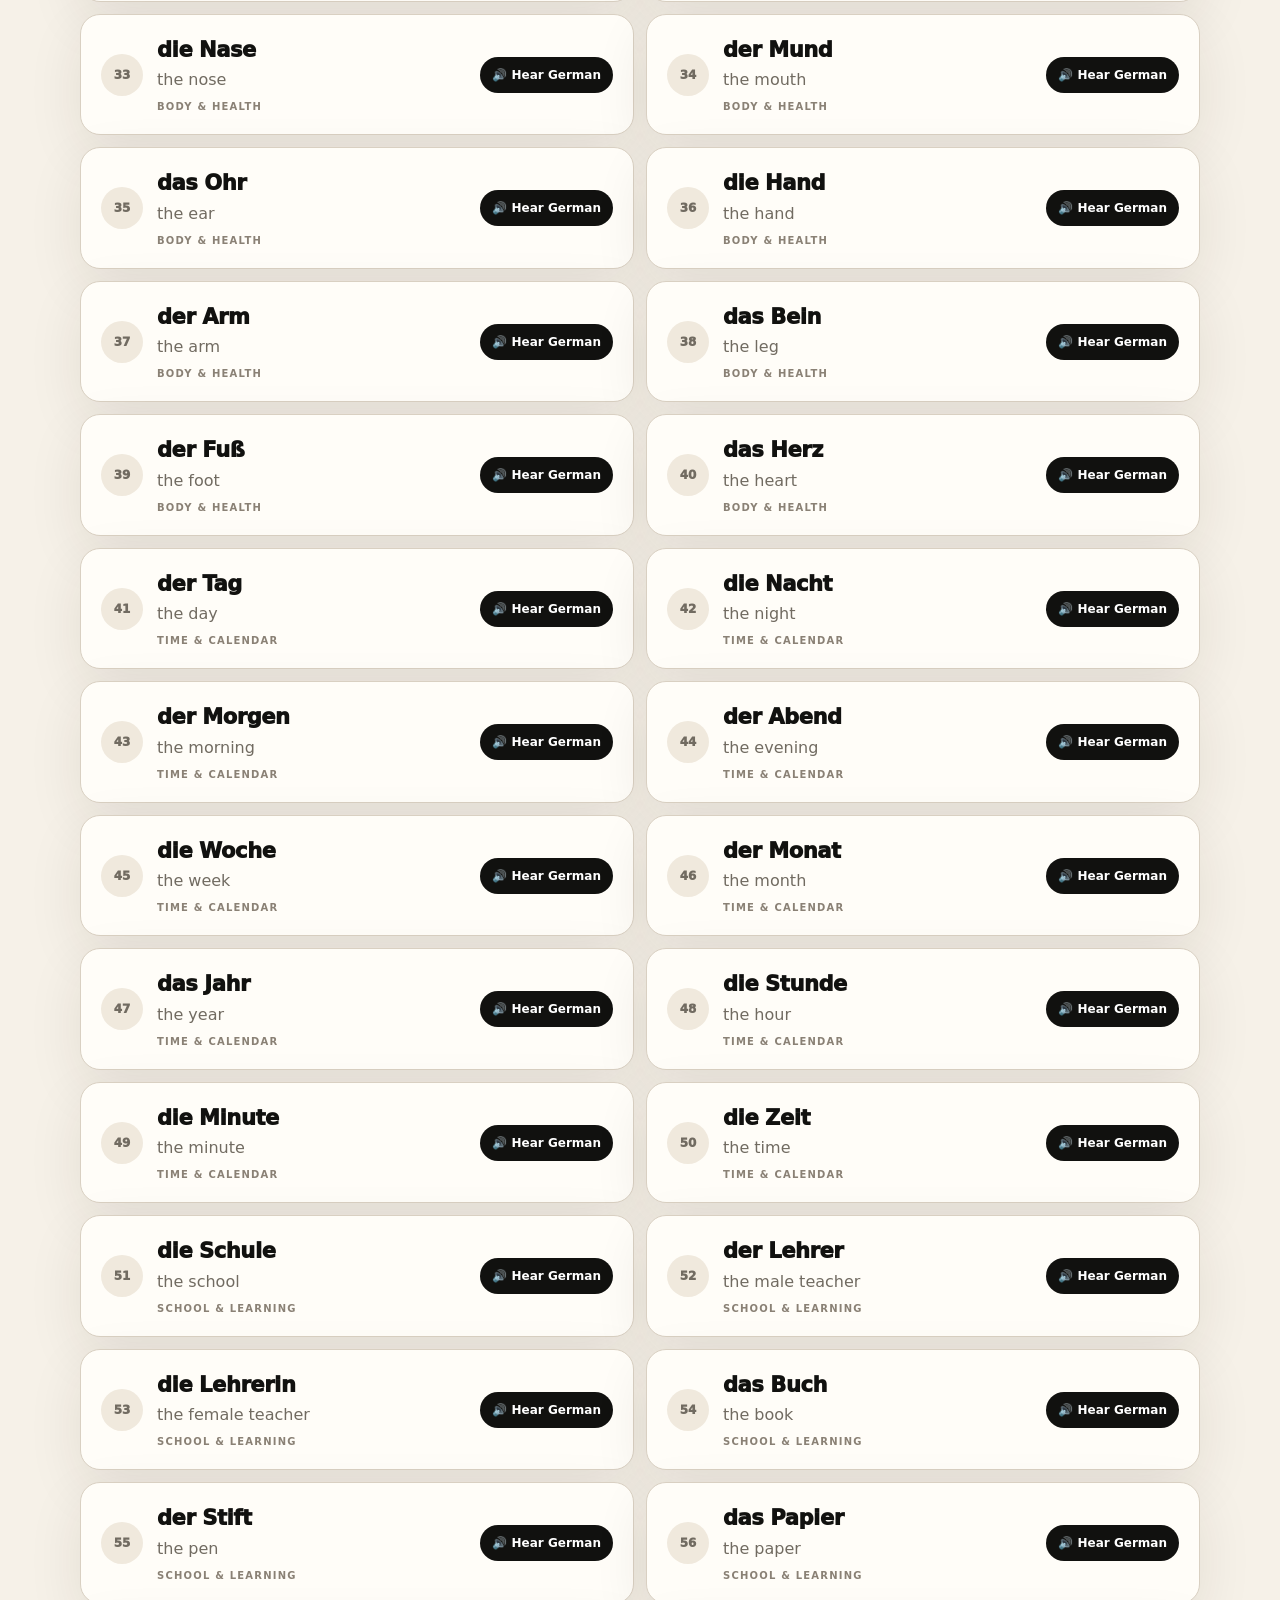
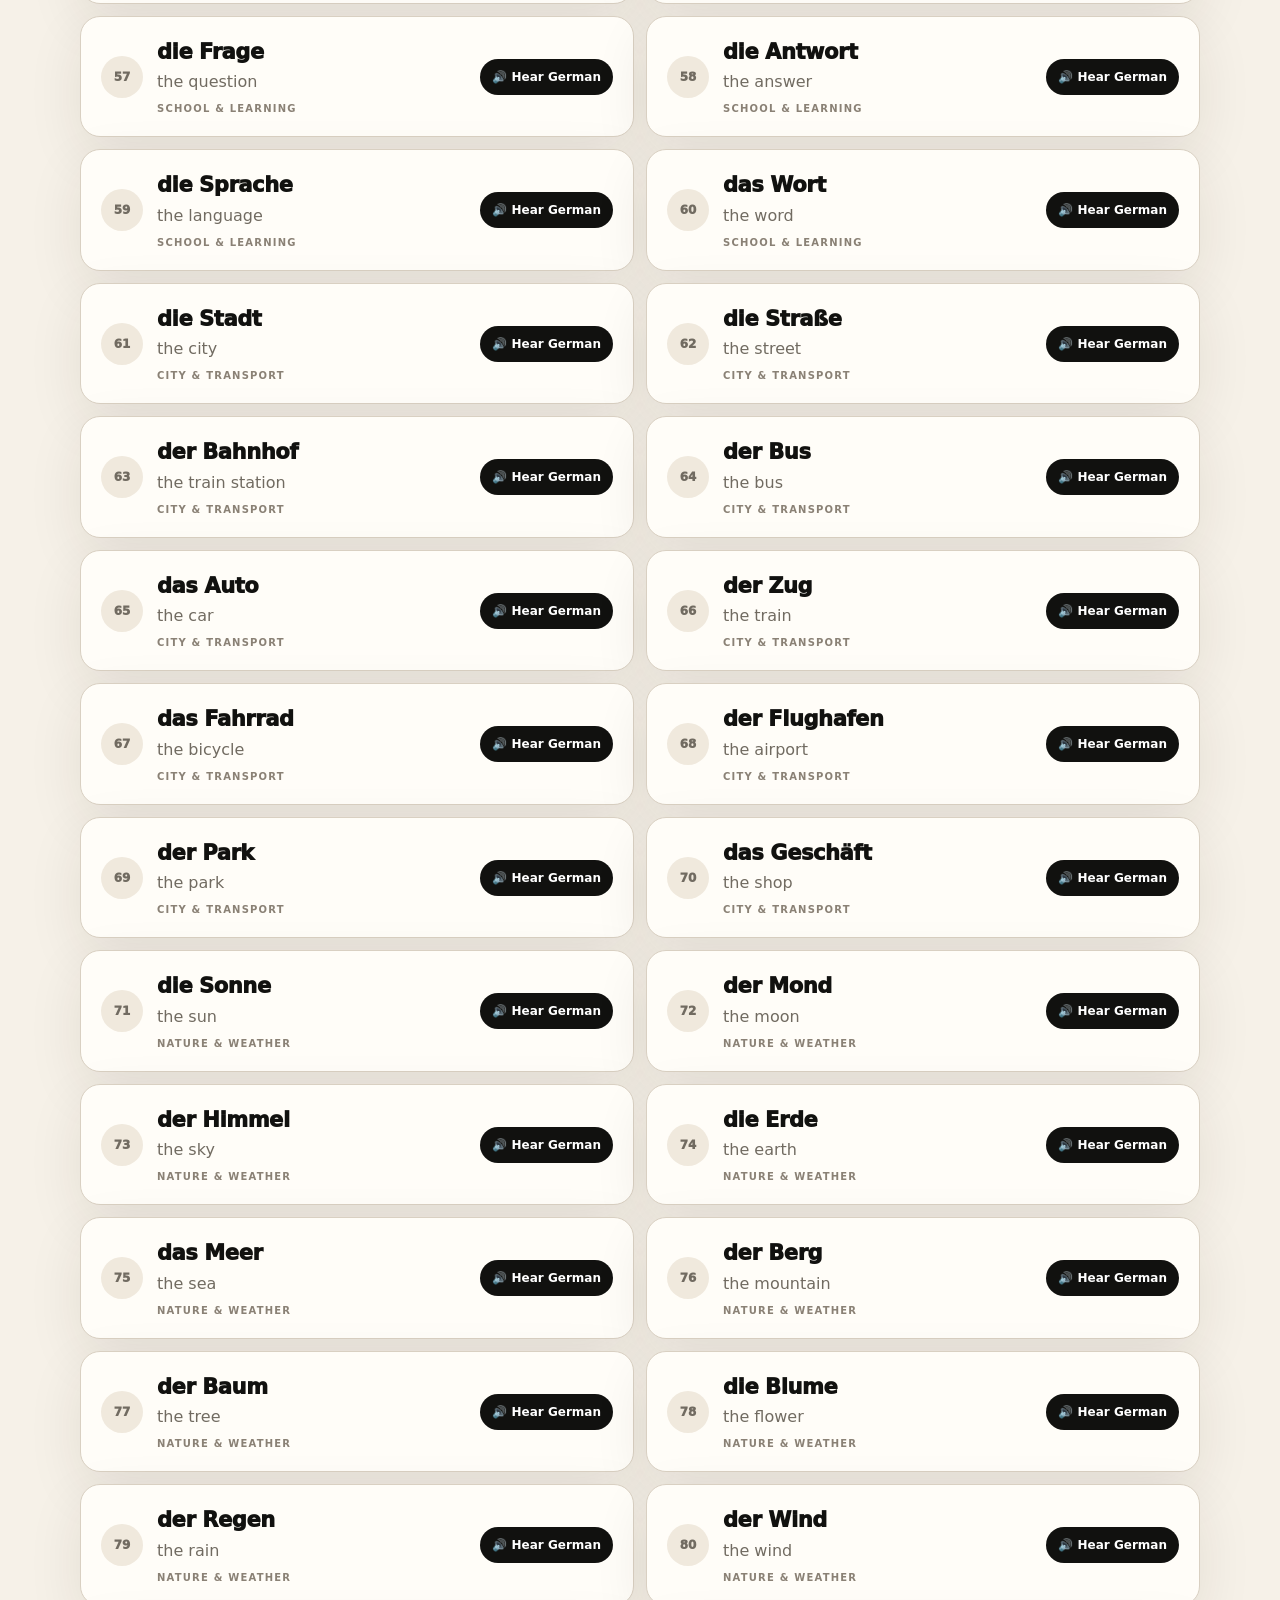
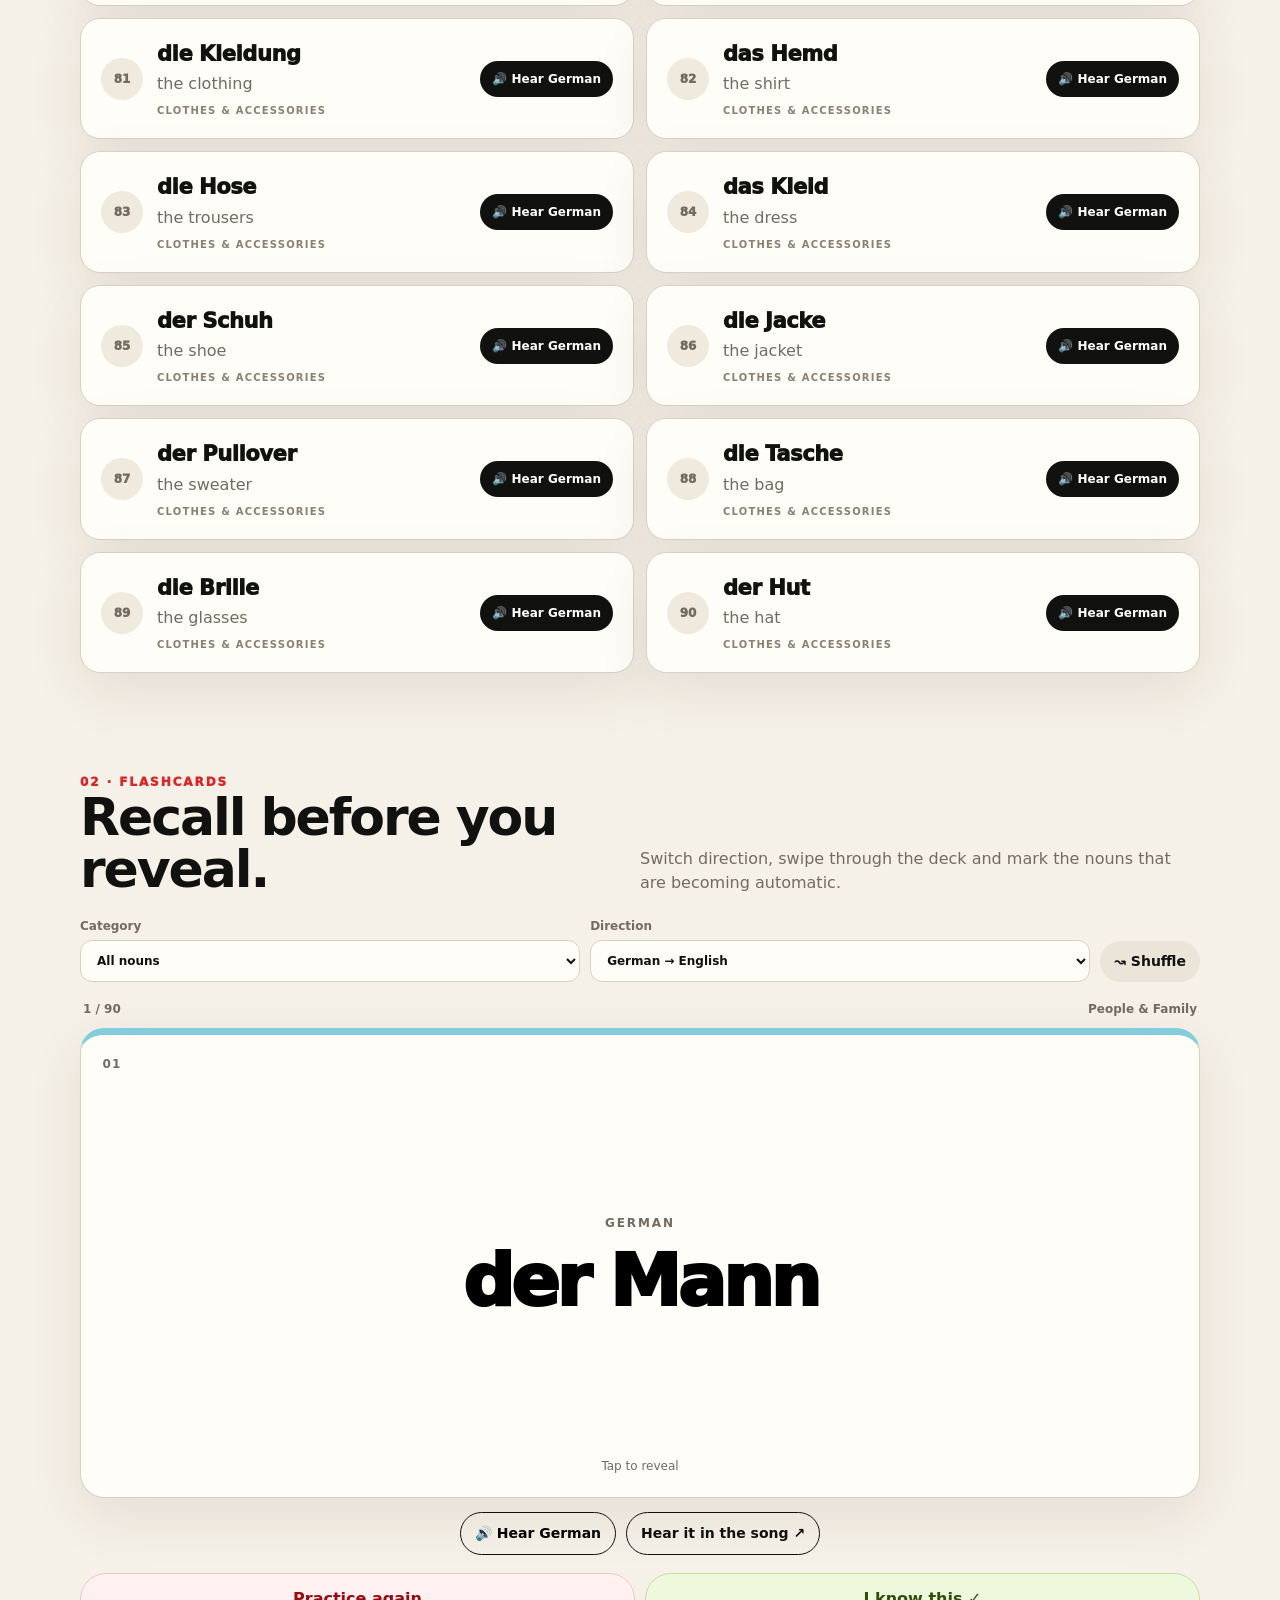
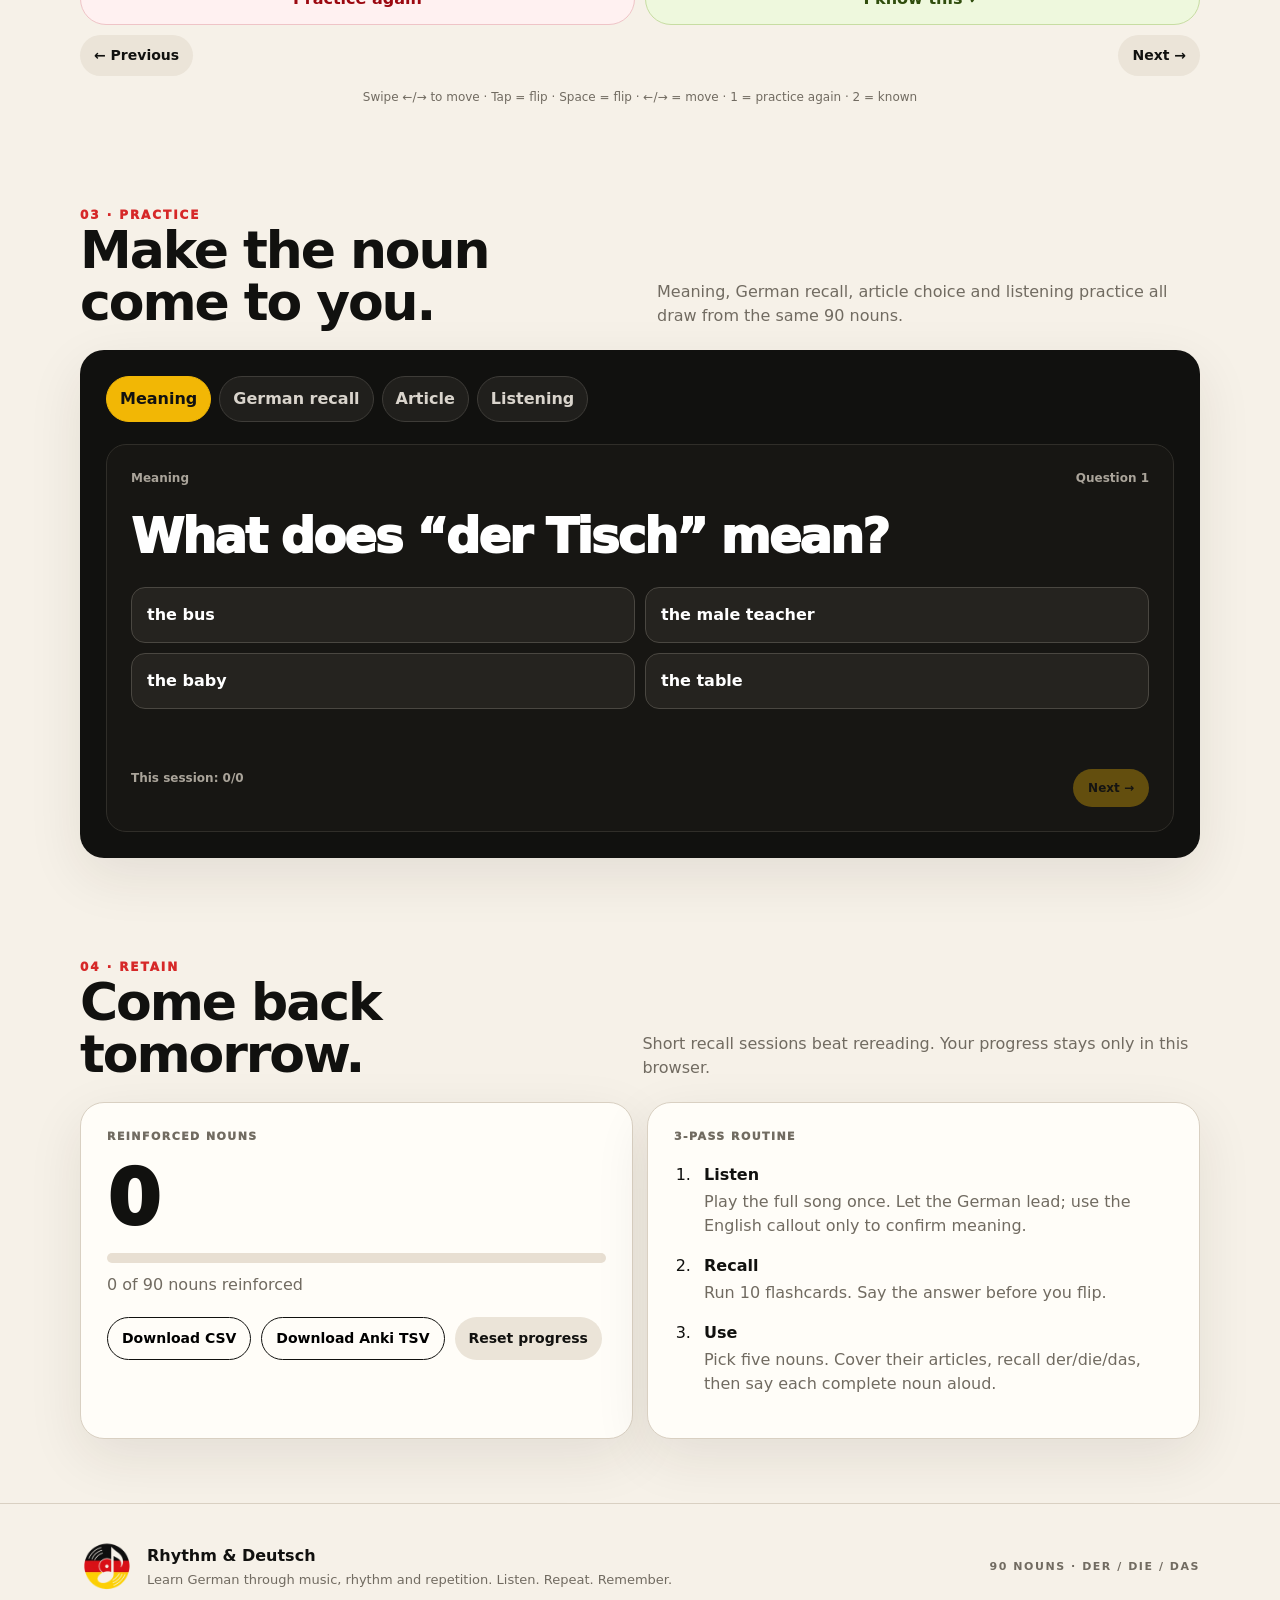
<file: neunzig-nomen/index.html>
<!doctype html>
<html lang="en">
<head>
<meta charset="utf-8">
<meta name="viewport" content="width=device-width,initial-scale=1,viewport-fit=cover">
<meta name="theme-color" content="#11110f">
<meta name="description" content="Practice 90 German nouns with der, die and das: flashcards, article quizzes, listening and timestamped song links from Rhythm & Deutsch.">
<title>90 German Nouns — Der, Die, Das Practice | Rhythm & Deutsch</title>
<link rel="icon" type="image/webp" href="https://yahai.github.io/rhythm-deutsch/100-verbs/assets/logo.webp?v=20261019">
<link rel="apple-touch-icon" href="https://yahai.github.io/rhythm-deutsch/100-verbs/assets/logo.webp?v=20261019">
<style>
:root{--ink:#11110f;--paper:#f6f1e8;--card:#fffdf8;--muted:#716b61;--line:#d9d0c2;--red:#d62828;--gold:#f2b705;--green:#2f6b3d;--shadow:0 18px 55px rgba(40,30,18,.09);--r:24px}
*{box-sizing:border-box}html{scroll-behavior:smooth}section{scroll-margin-top:90px}:focus-visible{outline:3px solid var(--red);outline-offset:4px}@media(prefers-reduced-motion:reduce){html{scroll-behavior:auto}.flashcard-inner,.bar span{transition:none}}body{margin:0;background:var(--paper);color:var(--ink);font:16px/1.5 Inter,ui-sans-serif,system-ui,-apple-system,BlinkMacSystemFont,"Segoe UI",sans-serif}button,select{font:inherit}button{cursor:pointer}a{color:inherit}.wrap{width:min(1120px,calc(100% - 32px));margin:auto}.flagbar{height:7px;background:linear-gradient(90deg,#111 0 33.33%,var(--red) 33.33% 66.66%,var(--gold) 66.66%)}nav{position:sticky;top:0;z-index:20;background:rgba(246,241,232,.94);backdrop-filter:blur(16px);border-bottom:1px solid rgba(17,17,15,.08)}.navrow{min-height:70px;display:flex;align-items:center;justify-content:space-between;gap:18px}.brand{display:flex;align-items:center;gap:11px;text-decoration:none;font-weight:900;letter-spacing:.02em}.brand b{color:var(--red)}.brandlogo{width:48px;height:48px;object-fit:contain}.navlinks{display:flex;gap:18px}.navlinks a{text-decoration:none;font-size:14px;font-weight:750;color:var(--muted)}
.hero{padding:76px 0 50px;background:radial-gradient(circle at 83% 18%,rgba(242,183,5,.12),transparent 33%)}.eyebrow{font-size:12px;letter-spacing:.16em;text-transform:uppercase;font-weight:950;color:var(--red)}h1{font-size:clamp(48px,8.5vw,98px);line-height:.9;letter-spacing:-.06em;margin:12px 0 24px;max-width:950px}.hero p{max-width:820px;font-size:clamp(18px,2.2vw,24px);color:#504b44;margin:0}.actions,.meta,.downloads,.flash-audio,.flash-nav{display:flex;flex-wrap:wrap;gap:10px}.actions{margin-top:30px}.btn{border:0;border-radius:999px;padding:13px 18px;font-weight:850;text-decoration:none;display:inline-flex;align-items:center;justify-content:center}.btn.compact{padding:10px 14px;font-size:14px}.primary{background:var(--ink);color:#fff}.secondary{background:transparent;border:1px solid var(--ink)}.ghost{background:#ebe4d8;color:var(--ink)}.disabled{opacity:.48;cursor:not-allowed}.meta{margin-top:22px;color:var(--muted);font-size:13px}.meta span{padding:7px 10px;border:1px solid var(--line);border-radius:999px;background:rgba(255,255,255,.35)}
.section{padding:36px 0 64px}.sectionhead{display:flex;justify-content:space-between;align-items:end;gap:22px;margin-bottom:22px}.sectionhead h2{font-size:clamp(30px,5vw,52px);line-height:1;letter-spacing:-.04em;margin:0}.sectionhead p{margin:0;max-width:560px;color:var(--muted)}.filters{display:flex;gap:8px;flex-wrap:wrap;margin-bottom:18px}.filter{border:1px solid var(--line);background:rgba(255,255,255,.45);border-radius:999px;padding:10px 14px;font-weight:850;color:var(--ink)}.filter.active{background:var(--ink);color:#fff;border-color:var(--ink)}
.noungrid{display:grid;grid-template-columns:repeat(2,1fr);gap:12px}.noun{background:var(--card);border:1px solid var(--line);border-radius:20px;padding:20px;box-shadow:var(--shadow);display:grid;grid-template-columns:auto 1fr auto;gap:14px;align-items:center}.noun-num{width:42px;height:42px;border-radius:50%;display:grid;place-items:center;background:#f0e9dd;color:var(--muted);font-size:12px;font-weight:950}.noun-de{overflow-wrap:anywhere;font-size:21px;font-weight:950;letter-spacing:-.02em}.noun-en{color:var(--muted);margin-top:2px}.noun-cat{font-size:10px;text-transform:uppercase;letter-spacing:.12em;color:#8a8175;margin-top:7px;font-weight:850}.hear{border:0;border-radius:999px;background:var(--ink);color:white;padding:9px 12px;font-size:12px;font-weight:850;white-space:nowrap}
.flash-toolbar{display:grid;grid-template-columns:1fr 1fr auto;gap:10px;align-items:end;margin-bottom:18px}.flash-toolbar label{font-size:12px;font-weight:850;color:var(--muted)}.flash-toolbar select{width:100%;display:block;margin-top:5px;border:1px solid var(--line);background:var(--card);color:var(--ink);border-radius:12px;padding:12px}.flash-status{display:flex;justify-content:space-between;color:var(--muted);font-size:12px;font-weight:850;margin:0 3px 10px}.flashcard-wrap{perspective:1200px}.flashcard{display:block;width:100%;height:min(54vh,470px);min-height:360px;border:0;background:transparent;padding:0;touch-action:pan-y;-webkit-tap-highlight-color:transparent}.flashcard-inner{position:relative;display:block;width:100%;height:100%;transition:transform .55s cubic-bezier(.2,.75,.2,1);transform-style:preserve-3d}.flashcard.flipped .flashcard-inner{transform:rotateY(180deg)}.card-face{position:absolute;inset:0;backface-visibility:hidden;border-radius:var(--r);border:1px solid var(--line);box-shadow:var(--shadow);display:flex;flex-direction:column;align-items:center;justify-content:center;padding:32px;background:var(--card)}.card-back{transform:rotateY(180deg);background:var(--ink);color:var(--paper)}.card-number{position:absolute;top:20px;left:22px;font-size:12px;font-weight:900;letter-spacing:.1em;color:var(--muted)}.card-back .card-number{color:#aaa49a}.card-kicker{font-size:12px;text-transform:uppercase;letter-spacing:.16em;font-weight:900;color:var(--muted);margin-bottom:12px}.card-prompt{overflow-wrap:anywhere;font-size:clamp(34px,7vw,72px);line-height:1.03;font-weight:950;letter-spacing:-.05em;text-align:center;max-width:900px}.tap-hint{position:absolute;bottom:22px;font-size:12px;color:var(--muted)}.card-answer{overflow-wrap:anywhere;font-size:clamp(28px,6vw,58px);line-height:1.05;font-weight:950;letter-spacing:-.04em;text-align:center}.card-german{font-size:18px;color:#c8c1b7;text-align:center;margin-top:18px}.flash-audio{justify-content:center;margin-top:14px}.flash-rating{display:grid;grid-template-columns:1fr 1fr;gap:10px;margin-top:18px}.review-btn,.known-btn{border-radius:999px;padding:13px 18px;font-weight:850}.review-btn{background:#fff1f1;color:#9b0810;border:1px solid #efc4c7}.known-btn{background:#eef8dd;color:#304d0d;border:1px solid #c7dda2}.flash-nav{justify-content:space-between;margin-top:10px}.keyboard-note{text-align:center;font-size:12px;color:var(--muted);margin:12px 0 0}
.practice{background:var(--ink);color:white;padding:26px;border-radius:var(--r);box-shadow:var(--shadow)}.tabs{display:flex;flex-wrap:wrap;gap:8px;margin-bottom:22px}.tab{border:1px solid #3e3c38;background:#201f1c;color:#d9d4cc;padding:10px 13px;border-radius:999px;font-weight:850}.tab.active{background:var(--gold);color:#111;border-color:var(--gold)}.quiz{background:#171613;border:1px solid #302e29;border-radius:20px;padding:24px}.qmeta,.quizfoot{display:flex;justify-content:space-between;gap:16px;color:#aaa49a;font-size:12px;font-weight:850}.question{font-size:clamp(28px,5vw,48px);font-weight:950;letter-spacing:-.04em;line-height:1.07;margin:24px 0}.listen-btn{border:1px solid #575148;background:#24221e;color:#fff;padding:11px 14px;border-radius:999px;font-weight:850;margin:-6px 0 18px}.hidden{display:none}.answers{display:grid;grid-template-columns:1fr 1fr;gap:10px}.answer{border:1px solid #4a4741;background:#25231f;color:#fff;border-radius:14px;padding:15px;text-align:left;font-weight:800}.answer:hover{border-color:#81796e}.answer.correct{background:#1d4b28;border-color:#367a46}.answer.wrong{background:#5a1f24;border-color:#a53b44}.answer:disabled{cursor:default}.feedback{min-height:28px;color:#d0cac1;margin:16px 0}.quizfoot button{border:0;border-radius:999px;padding:10px 15px;font-weight:900;background:var(--gold);color:#111}.quizfoot button:disabled{opacity:.35;cursor:not-allowed}
.retain-grid{display:grid;grid-template-columns:1fr 1fr;gap:14px}.retain-card{background:var(--card);border:1px solid var(--line);border-radius:var(--r);padding:26px;box-shadow:var(--shadow)}.retain-title{font-size:11px;letter-spacing:.13em;font-weight:950;color:var(--muted)}.retain-number{font-size:76px;line-height:1;font-weight:950;letter-spacing:-.06em;margin:16px 0}.bar{height:10px;background:#e8dfd2;border-radius:999px;overflow:hidden}.bar span{display:block;height:100%;width:0;background:linear-gradient(90deg,var(--red),var(--gold));transition:width .35s}.retain-copy{color:var(--muted);margin:10px 0 20px}.routine{margin:18px 0 0;padding-left:22px}.routine li{padding:0 0 16px 8px}.routine strong,.routine span{display:block}.routine span{color:var(--muted);margin-top:3px}
footer{padding:36px 0 46px;border-top:1px solid var(--line)}.footrow{display:flex;align-items:center;justify-content:space-between;gap:24px}.footerbrand{display:flex;align-items:center;gap:13px}.footerbrandlogo{width:54px;height:54px;object-fit:contain}.footerbrand p{margin:2px 0 0;color:var(--muted);font-size:13px}.small{font-size:11px;letter-spacing:.14em;color:var(--muted);font-weight:900}
@media(max-width:760px){.navlinks{display:none}.hero{padding-top:52px}.noungrid,.retain-grid,.answers{grid-template-columns:1fr}.noun{grid-template-columns:auto 1fr}.noun .hear{grid-column:2;justify-self:start}.flash-toolbar{grid-template-columns:1fr 1fr}.flash-toolbar .btn{grid-column:1/-1}.sectionhead{align-items:flex-start;flex-direction:column}.flashcard{min-height:330px;height:48vh}.footrow{align-items:flex-start;flex-direction:column}.small{display:none}}
@media print{nav,.actions,.filters,.flash-toolbar,.flash-audio,.flash-rating,.flash-nav,.keyboard-note,#flashcards,#practice,.downloads,.flagbar{display:none!important}.hero{padding:30px 0 20px}.noungrid{grid-template-columns:1fr 1fr}.noun{box-shadow:none;break-inside:avoid}.section{padding:18px 0}.retain-grid{display:none}body{background:white}}

@media(prefers-reduced-motion:reduce){.flashcard-inner,.bar span{transition:none}}

.flashcard[data-article="der"] .card-face{border-top:7px solid #83cddc}.flashcard[data-article="die"] .card-face{border-top:7px solid #f1a390}.flashcard[data-article="das"] .card-face{border-top:7px solid #edc978}
.article-legend{display:flex;gap:10px;flex-wrap:wrap;margin-top:20px}.article-legend span{padding:7px 14px;border-radius:10px;font-weight:900;color:#111}.article-legend [data-a="der"]{background:#83cddc}.article-legend [data-a="die"]{background:#f1a390}.article-legend [data-a="das"]{background:#edc978}
</style>
<script defer src="https://cloud.umami.is/script.js" data-website-id="da624a16-4aff-4937-9284-92357a6e5438"></script>
</head>
<body>
<div class="flagbar"></div>
<nav>
  <div class="wrap navrow">
    <a class="brand" href="#top">
      <img class="brandlogo" src="https://yahai.github.io/rhythm-deutsch/100-verbs/assets/logo.webp?v=20261019" alt="Rhythm & Deutsch logo">
      <span>Rhythm <b>&</b> Deutsch</span>
    </a>
    <div class="navlinks"><a href="#learn">Learn</a><a href="#flashcards">Flashcards</a><a href="#practice">Practice</a><a href="#progress">Progress</a></div>
  </div>
</nav>

<header class="hero" id="top">
  <div class="wrap">
    <div class="eyebrow">Useful German Through Music · A1</div>
    <h1>90 German Nouns.<br>Der. Die. Das.</h1>
    <p>Learn the article together with the noun. Revisit all 90 words from the song across nine everyday topics, then test your meaning, recall and der/die/das.</p>
    <div class="actions">
      <a class="btn primary" href="#flashcards" data-umami-event="nouns-start-flashcards">Start flashcards →</a>
      <a class="btn secondary" href="#practice" data-umami-event="nouns-open-quiz">Take a quiz</a>
      <a class="btn secondary" href="#learn" data-umami-event="nouns-browse-all">Browse all 90</a><a class="btn ghost" href="https://youtu.be/HsAxt-9t184" target="_blank" rel="noopener">Watch the song ↗</a>
      <button class="btn ghost" id="printBtn">Print nouns</button>
    </div>
    <div class="article-legend" aria-label="Article colour key"><span data-a="der">DER</span><span data-a="die">DIE</span><span data-a="das">DAS</span></div><div class="meta"><span>90 nouns</span><span>9 everyday categories</span><span>4 practice modes</span><span>Hear German</span><span>No signup</span></div>
  </div>
</header>

<main>
<section class="section" id="learn">
  <div class="wrap">
    <div class="sectionhead">
      <div><div class="eyebrow">01 · Learn</div><h2>Learn the noun. Keep the article.</h2></div>
      <p>Choose a category. Say each noun with its article; use the English to confirm meaning. Colours match the video, but grammatical gender must be learned with each word.</p>
    </div>
    <p id="audioStatus" role="status" style="color:var(--muted)">Audio buttons use your device’s German text-to-speech voice.</p><div class="filters" id="filters"></div>
    <div class="noungrid" id="nounGrid"></div>
  </div>
</section>

<section class="section" id="flashcards">
  <div class="wrap">
    <div class="sectionhead">
      <div><div class="eyebrow">02 · Flashcards</div><h2>Recall before you reveal.</h2></div>
      <p>Switch direction, swipe through the deck and mark the nouns that are becoming automatic.</p>
    </div>

    <div class="flash-toolbar">
      <label>Category
        <select id="cardCategory"><option value="all">All nouns</option></select>
      </label>
      <label>Direction
        <select id="cardDirection">
          <option value="de-en">German → English</option>
          <option value="en-de">English → German</option>
          <option value="mixed">Mixed</option>
        </select>
      </label>
      <button class="btn ghost compact" id="shuffleCards">↝ Shuffle</button>
    </div>

    <div class="flash-status"><span id="cardPosition">1 / 90</span><span id="cardContext">People & Family</span></div>
    <div class="flashcard-wrap">
      <button class="flashcard" id="flashcard" type="button" aria-label="Flip flashcard" aria-pressed="false">
        <span class="flashcard-inner">
          <span class="card-face card-front">
            <span class="card-number" id="frontNumber">01</span>
            <span class="card-kicker" id="frontKicker">German</span>
            <strong class="card-prompt" id="frontPrompt">der Mann</strong>
            <span class="tap-hint">Tap to reveal</span>
          </span>
          <span class="card-face card-back">
            <span class="card-number" id="backNumber">01</span>
            <strong class="card-answer" id="backAnswer">the man</strong>
            <span class="card-german" id="cardGerman">der Mann</span>
          </span>
        </span>
      </button>
    </div>
    <div class="flash-audio">
      <button class="btn secondary compact" id="speakCard" data-umami-event="nouns-hear-card">🔊 Hear German</button>
      <a class="btn secondary compact" id="songCard" href="https://youtu.be/HsAxt-9t184" target="_blank" rel="noopener">Hear it in the song ↗</a>
    </div>
    <div class="flash-rating"><button class="review-btn" id="reviewCard">Practice again</button><button class="known-btn" id="knownCard">I know this ✓</button></div>
    <div class="flash-nav"><button class="btn ghost compact" id="prevCard">← Previous</button><button class="btn ghost compact" id="nextCard">Next →</button></div>
    <p class="keyboard-note">Swipe ←/→ to move · Tap = flip · Space = flip · ←/→ = move · 1 = practice again · 2 = known</p>
  </div>
</section>

<section class="section" id="practice">
  <div class="wrap">
    <div class="sectionhead">
      <div><div class="eyebrow">03 · Practice</div><h2>Make the noun come to you.</h2></div>
      <p>Meaning, German recall, article choice and listening practice all draw from the same 90 nouns.</p>
    </div>
    <div class="practice">
      <div class="tabs" id="tabs"></div>
      <div class="quiz">
        <div class="qmeta"><span id="qMode"></span><span id="qCount"></span></div>
        <div class="question" id="question"></div>
        <button class="listen-btn hidden" id="listenPrompt">🔊 Play German</button>
        <p id="listeningStatus" role="status" style="color:#d0cac1"></p><div class="answers" id="answers"></div>
        <div class="feedback" id="feedback"></div>
        <div class="quizfoot"><span id="score"></span><button id="nextBtn" disabled>Next →</button></div>
      </div>
    </div>
  </div>
</section>

<section class="section" id="progress">
  <div class="wrap">
    <div class="sectionhead">
      <div><div class="eyebrow">04 · Retain</div><h2>Come back tomorrow.</h2></div>
      <p>Short recall sessions beat rereading. Your progress stays only in this browser.</p>
    </div>
    <div class="retain-grid">
      <article class="retain-card">
        <div class="retain-title">REINFORCED NOUNS</div>
        <div class="retain-number" id="mastered">0</div>
        <div class="bar"><span id="bar"></span></div>
        <div class="retain-copy" id="progressLabel">0 of 90 nouns reinforced</div>
        <div class="downloads"><button class="btn secondary compact" id="csvBtn">Download CSV</button><button class="btn secondary compact" id="ankiBtn">Download Anki TSV</button><button class="btn ghost compact" id="resetBtn">Reset progress</button></div>
      </article>
      <article class="retain-card">
        <div class="retain-title">3-PASS ROUTINE</div>
        <ol class="routine">
          <li><div><strong>Listen</strong><span>Play the full song once. Let the German lead; use the English callout only to confirm meaning.</span></div></li>
          <li><div><strong>Recall</strong><span>Run 10 flashcards. Say the answer before you flip.</span></div></li>
          <li><div><strong>Use</strong><span>Pick five nouns. Cover their articles, recall der/die/das, then say each complete noun aloud.</span></div></li>
        </ol>
      </article>
    </div>
  </div>
</section>
</main>

<footer>
  <div class="wrap footrow">
    <div class="footerbrand">
      <img class="footerbrandlogo" src="https://yahai.github.io/rhythm-deutsch/100-verbs/assets/logo.webp?v=20261019" alt="Rhythm & Deutsch logo">
      <div><strong>Rhythm & Deutsch</strong><p>Learn German through music, rhythm and repetition. Listen. Repeat. Remember.</p></div>
    </div>
    <div class="small">90 NOUNS · DER / DIE / DAS</div>
  </div>
</footer>
<script>
(function(){
"use strict";
var $=function(s){return document.querySelector(s)},$$=function(s){return Array.prototype.slice.call(document.querySelectorAll(s))};
var NOUNS=[{"id":1,"key":"noun-001","de":"der Mann","en":"the man","article":"der","noun":"Mann","cat":"People & Family","startMs":17120},{"id":2,"key":"noun-002","de":"die Frau","en":"the woman","article":"die","noun":"Frau","cat":"People & Family","startMs":18000},{"id":3,"key":"noun-003","de":"das Kind","en":"the child","article":"das","noun":"Kind","cat":"People & Family","startMs":19060},{"id":4,"key":"noun-004","de":"der Vater","en":"the father","article":"der","noun":"Vater","cat":"People & Family","startMs":20160},{"id":5,"key":"noun-005","de":"die Mutter","en":"the mother","article":"die","noun":"Mutter","cat":"People & Family","startMs":21260},{"id":6,"key":"noun-006","de":"das Baby","en":"the baby","article":"das","noun":"Baby","cat":"People & Family","startMs":22260},{"id":7,"key":"noun-007","de":"der Bruder","en":"the brother","article":"der","noun":"Bruder","cat":"People & Family","startMs":23380},{"id":8,"key":"noun-008","de":"die Schwester","en":"the sister","article":"die","noun":"Schwester","cat":"People & Family","startMs":24360},{"id":9,"key":"noun-009","de":"der Freund","en":"the friend","article":"der","noun":"Freund","cat":"People & Family","startMs":25480},{"id":10,"key":"noun-010","de":"die Freundin","en":"the female friend","article":"die","noun":"Freundin","cat":"People & Family","startMs":26600},{"id":11,"key":"noun-011","de":"der Tisch","en":"the table","article":"der","noun":"Tisch","cat":"Home & Everyday Objects","startMs":42480},{"id":12,"key":"noun-012","de":"der Stuhl","en":"the chair","article":"der","noun":"Stuhl","cat":"Home & Everyday Objects","startMs":43640},{"id":13,"key":"noun-013","de":"das Bett","en":"the bed","article":"das","noun":"Bett","cat":"Home & Everyday Objects","startMs":44600},{"id":14,"key":"noun-014","de":"die Tür","en":"the door","article":"die","noun":"Tür","cat":"Home & Everyday Objects","startMs":45620},{"id":15,"key":"noun-015","de":"das Fenster","en":"the window","article":"das","noun":"Fenster","cat":"Home & Everyday Objects","startMs":46740},{"id":16,"key":"noun-016","de":"die Küche","en":"the kitchen","article":"die","noun":"Küche","cat":"Home & Everyday Objects","startMs":47840},{"id":17,"key":"noun-017","de":"das Zimmer","en":"the room","article":"das","noun":"Zimmer","cat":"Home & Everyday Objects","startMs":48840},{"id":18,"key":"noun-018","de":"das Haus","en":"the house","article":"das","noun":"Haus","cat":"Home & Everyday Objects","startMs":49920},{"id":19,"key":"noun-019","de":"die Lampe","en":"the lamp","article":"die","noun":"Lampe","cat":"Home & Everyday Objects","startMs":51020},{"id":20,"key":"noun-020","de":"der Schlüssel","en":"the key","article":"der","noun":"Schlüssel","cat":"Home & Everyday Objects","startMs":52040},{"id":21,"key":"noun-021","de":"der Apfel","en":"the apple","article":"der","noun":"Apfel","cat":"Food & Drinks","startMs":69900},{"id":22,"key":"noun-022","de":"die Banane","en":"the banana","article":"die","noun":"Banane","cat":"Food & Drinks","startMs":71140},{"id":23,"key":"noun-023","de":"das Brot","en":"the bread","article":"das","noun":"Brot","cat":"Food & Drinks","startMs":72080},{"id":24,"key":"noun-024","de":"das Wasser","en":"the water","article":"das","noun":"Wasser","cat":"Food & Drinks","startMs":73200},{"id":25,"key":"noun-025","de":"die Milch","en":"the milk","article":"die","noun":"Milch","cat":"Food & Drinks","startMs":74340},{"id":26,"key":"noun-026","de":"der Kaffee","en":"the coffee","article":"der","noun":"Kaffee","cat":"Food & Drinks","startMs":75360},{"id":27,"key":"noun-027","de":"der Tee","en":"the tea","article":"der","noun":"Tee","cat":"Food & Drinks","startMs":76480},{"id":28,"key":"noun-028","de":"das Ei","en":"the egg","article":"das","noun":"Ei","cat":"Food & Drinks","startMs":77600},{"id":29,"key":"noun-029","de":"der Käse","en":"the cheese","article":"der","noun":"Käse","cat":"Food & Drinks","startMs":78560},{"id":30,"key":"noun-030","de":"die Suppe","en":"the soup","article":"die","noun":"Suppe","cat":"Food & Drinks","startMs":79660},{"id":31,"key":"noun-031","de":"der Kopf","en":"the head","article":"der","noun":"Kopf","cat":"Body & Health","startMs":91320},{"id":32,"key":"noun-032","de":"das Auge","en":"the eye","article":"das","noun":"Auge","cat":"Body & Health","startMs":92500},{"id":33,"key":"noun-033","de":"die Nase","en":"the nose","article":"die","noun":"Nase","cat":"Body & Health","startMs":93520},{"id":34,"key":"noun-034","de":"der Mund","en":"the mouth","article":"der","noun":"Mund","cat":"Body & Health","startMs":94520},{"id":35,"key":"noun-035","de":"das Ohr","en":"the ear","article":"das","noun":"Ohr","cat":"Body & Health","startMs":95600},{"id":36,"key":"noun-036","de":"die Hand","en":"the hand","article":"die","noun":"Hand","cat":"Body & Health","startMs":96660},{"id":37,"key":"noun-037","de":"der Arm","en":"the arm","article":"der","noun":"Arm","cat":"Body & Health","startMs":97720},{"id":38,"key":"noun-038","de":"das Bein","en":"the leg","article":"das","noun":"Bein","cat":"Body & Health","startMs":98800},{"id":39,"key":"noun-039","de":"der Fuß","en":"the foot","article":"der","noun":"Fuß","cat":"Body & Health","startMs":99820},{"id":40,"key":"noun-040","de":"das Herz","en":"the heart","article":"das","noun":"Herz","cat":"Body & Health","startMs":100800},{"id":41,"key":"noun-041","de":"der Tag","en":"the day","article":"der","noun":"Tag","cat":"Time & Calendar","startMs":118700},{"id":42,"key":"noun-042","de":"die Nacht","en":"the night","article":"die","noun":"Nacht","cat":"Time & Calendar","startMs":119980},{"id":43,"key":"noun-043","de":"der Morgen","en":"the morning","article":"der","noun":"Morgen","cat":"Time & Calendar","startMs":121040},{"id":44,"key":"noun-044","de":"der Abend","en":"the evening","article":"der","noun":"Abend","cat":"Time & Calendar","startMs":122160},{"id":45,"key":"noun-045","de":"die Woche","en":"the week","article":"die","noun":"Woche","cat":"Time & Calendar","startMs":123240},{"id":46,"key":"noun-046","de":"der Monat","en":"the month","article":"der","noun":"Monat","cat":"Time & Calendar","startMs":124180},{"id":47,"key":"noun-047","de":"das Jahr","en":"the year","article":"das","noun":"Jahr","cat":"Time & Calendar","startMs":125240},{"id":48,"key":"noun-048","de":"die Stunde","en":"the hour","article":"die","noun":"Stunde","cat":"Time & Calendar","startMs":126360},{"id":49,"key":"noun-049","de":"die Minute","en":"the minute","article":"die","noun":"Minute","cat":"Time & Calendar","startMs":127420},{"id":50,"key":"noun-050","de":"die Zeit","en":"the time","article":"die","noun":"Zeit","cat":"Time & Calendar","startMs":128600},{"id":51,"key":"noun-051","de":"die Schule","en":"the school","article":"die","noun":"Schule","cat":"School & Learning","startMs":140200},{"id":52,"key":"noun-052","de":"der Lehrer","en":"the male teacher","article":"der","noun":"Lehrer","cat":"School & Learning","startMs":141280},{"id":53,"key":"noun-053","de":"die Lehrerin","en":"the female teacher","article":"die","noun":"Lehrerin","cat":"School & Learning","startMs":142420},{"id":54,"key":"noun-054","de":"das Buch","en":"the book","article":"das","noun":"Buch","cat":"School & Learning","startMs":144460},{"id":55,"key":"noun-055","de":"der Stift","en":"the pen","article":"der","noun":"Stift","cat":"School & Learning","startMs":145380},{"id":56,"key":"noun-056","de":"das Papier","en":"the paper","article":"das","noun":"Papier","cat":"School & Learning","startMs":146480},{"id":57,"key":"noun-057","de":"die Frage","en":"the question","article":"die","noun":"Frage","cat":"School & Learning","startMs":147640},{"id":58,"key":"noun-058","de":"die Antwort","en":"the answer","article":"die","noun":"Antwort","cat":"School & Learning","startMs":148720},{"id":59,"key":"noun-059","de":"die Sprache","en":"the language","article":"die","noun":"Sprache","cat":"School & Learning","startMs":149780},{"id":60,"key":"noun-060","de":"das Wort","en":"the word","article":"das","noun":"Wort","cat":"School & Learning","startMs":150920},{"id":61,"key":"noun-061","de":"die Stadt","en":"the city","article":"die","noun":"Stadt","cat":"City & Transport","startMs":180220},{"id":62,"key":"noun-062","de":"die Straße","en":"the street","article":"die","noun":"Straße","cat":"City & Transport","startMs":181460},{"id":63,"key":"noun-063","de":"der Bahnhof","en":"the train station","article":"der","noun":"Bahnhof","cat":"City & Transport","startMs":182460},{"id":64,"key":"noun-064","de":"der Bus","en":"the bus","article":"der","noun":"Bus","cat":"City & Transport","startMs":184120},{"id":65,"key":"noun-065","de":"das Auto","en":"the car","article":"das","noun":"Auto","cat":"City & Transport","startMs":185180},{"id":66,"key":"noun-066","de":"der Zug","en":"the train","article":"der","noun":"Zug","cat":"City & Transport","startMs":186280},{"id":67,"key":"noun-067","de":"das Fahrrad","en":"the bicycle","article":"das","noun":"Fahrrad","cat":"City & Transport","startMs":187320},{"id":68,"key":"noun-068","de":"der Flughafen","en":"the airport","article":"der","noun":"Flughafen","cat":"City & Transport","startMs":188540},{"id":69,"key":"noun-069","de":"der Park","en":"the park","article":"der","noun":"Park","cat":"City & Transport","startMs":190600},{"id":70,"key":"noun-070","de":"das Geschäft","en":"the shop","article":"das","noun":"Geschäft","cat":"City & Transport","startMs":191720},{"id":71,"key":"noun-071","de":"die Sonne","en":"the sun","article":"die","noun":"Sonne","cat":"Nature & Weather","startMs":205720},{"id":72,"key":"noun-072","de":"der Mond","en":"the moon","article":"der","noun":"Mond","cat":"Nature & Weather","startMs":206840},{"id":73,"key":"noun-073","de":"der Himmel","en":"the sky","article":"der","noun":"Himmel","cat":"Nature & Weather","startMs":207940},{"id":74,"key":"noun-074","de":"die Erde","en":"the earth","article":"die","noun":"Erde","cat":"Nature & Weather","startMs":208920},{"id":75,"key":"noun-075","de":"das Meer","en":"the sea","article":"das","noun":"Meer","cat":"Nature & Weather","startMs":210080},{"id":76,"key":"noun-076","de":"der Berg","en":"the mountain","article":"der","noun":"Berg","cat":"Nature & Weather","startMs":211100},{"id":77,"key":"noun-077","de":"der Baum","en":"the tree","article":"der","noun":"Baum","cat":"Nature & Weather","startMs":212260},{"id":78,"key":"noun-078","de":"die Blume","en":"the flower","article":"die","noun":"Blume","cat":"Nature & Weather","startMs":213260},{"id":79,"key":"noun-079","de":"der Regen","en":"the rain","article":"der","noun":"Regen","cat":"Nature & Weather","startMs":214380},{"id":80,"key":"noun-080","de":"der Wind","en":"the wind","article":"der","noun":"Wind","cat":"Nature & Weather","startMs":215440},{"id":81,"key":"noun-081","de":"die Kleidung","en":"the clothing","article":"die","noun":"Kleidung","cat":"Clothes & Accessories","startMs":247180},{"id":82,"key":"noun-082","de":"das Hemd","en":"the shirt","article":"das","noun":"Hemd","cat":"Clothes & Accessories","startMs":248160},{"id":83,"key":"noun-083","de":"die Hose","en":"the trousers","article":"die","noun":"Hose","cat":"Clothes & Accessories","startMs":249100},{"id":84,"key":"noun-084","de":"das Kleid","en":"the dress","article":"das","noun":"Kleid","cat":"Clothes & Accessories","startMs":250380},{"id":85,"key":"noun-085","de":"der Schuh","en":"the shoe","article":"der","noun":"Schuh","cat":"Clothes & Accessories","startMs":251200},{"id":86,"key":"noun-086","de":"die Jacke","en":"the jacket","article":"die","noun":"Jacke","cat":"Clothes & Accessories","startMs":252280},{"id":87,"key":"noun-087","de":"der Pullover","en":"the sweater","article":"der","noun":"Pullover","cat":"Clothes & Accessories","startMs":253340},{"id":88,"key":"noun-088","de":"die Tasche","en":"the bag","article":"die","noun":"Tasche","cat":"Clothes & Accessories","startMs":254380},{"id":89,"key":"noun-089","de":"die Brille","en":"the glasses","article":"die","noun":"Brille","cat":"Clothes & Accessories","startMs":255460},{"id":90,"key":"noun-090","de":"der Hut","en":"the hat","article":"der","noun":"Hut","cat":"Clothes & Accessories","startMs":256760}];
var CATS=[];NOUNS.forEach(function(p){if(CATS.indexOf(p.cat)<0)CATS.push(p.cat)});
var STORAGE="rd-neunzig-nomen-v1";
var progress={mastered:{},review:{},attempts:0,correct:0};
try{progress=Object.assign(progress,JSON.parse(localStorage.getItem(STORAGE)||"{}"))}catch(e){}
var state={filter:"all",cardPool:NOUNS.slice(),cardIndex:0,cardDirection:"de-en",mode:"meaning",count:0,attempts:0,correct:0,answered:false,q:null};
var modes={meaning:"Meaning",recall:"German recall",article:"Article",listening:"Listening"};
function esc(s){return String(s).replace(/[&<>"']/g,function(c){return{"&":"&amp;","<":"&lt;",">":"&gt;",'"':"&quot;","'":"&#039;"}[c]})}
function save(){try{localStorage.setItem(STORAGE,JSON.stringify(progress))}catch(e){}updateProgress()}
function speakGerman(text){if(!("speechSynthesis" in window)){document.getElementById("audioStatus").textContent="German speech is unavailable on this device.";return;}window.speechSynthesis.cancel();var u=new SpeechSynthesisUtterance(text);u.lang="de-DE";u.rate=.78;u.pitch=1;var vs=window.speechSynthesis.getVoices();var v=vs.find(function(x){return /^de(-|_)/i.test(x.lang)})||vs.find(function(x){return /German/i.test(x.name)});if(!v){var msg="No German voice is available on this device. Choose Meaning, German recall or Article to continue.";document.getElementById("audioStatus").textContent=msg;if(state.mode==="listening"){document.getElementById("listeningStatus").textContent=msg;$$(".answer").forEach(function(b){b.disabled=true})}return;}document.getElementById("audioStatus").textContent="";document.getElementById("listeningStatus").textContent="";if(state.mode==="listening"&&!state.answered)$$(".answer").forEach(function(b){b.disabled=false});u.voice=v;window.speechSynthesis.speak(u)}
function renderFilters(){var a=["all"].concat(CATS);$("#filters").innerHTML=a.map(function(c){return '<button class="filter '+(state.filter===c?'active':'')+'" data-cat="'+esc(c)+'">'+(c==="all"?"All 90":esc(c))+'</button>'}).join("");$$('.filter').forEach(function(b){b.onclick=function(){state.filter=b.dataset.cat;renderFilters();renderNouns()}})}
function renderNouns(){var a=NOUNS.filter(function(p){return state.filter==="all"||p.cat===state.filter});$("#nounGrid").innerHTML=a.map(function(p){return '<article class="noun"><div class="noun-num">'+String(p.id).padStart(2,"0")+'</div><div><div class="noun-de">'+esc(p.de)+'</div><div class="noun-en">'+esc(p.en)+'</div><div class="noun-cat">'+esc(p.cat)+'</div></div><button class="hear" data-speak="'+encodeURIComponent(p.de)+'" data-umami-event="nouns-hear-german">🔊 Hear German</button></article>'}).join("")}
function fillCategorySelect(){var opts='<option value="all">All nouns</option>'+CATS.map(function(c){return '<option value="'+esc(c)+'">'+esc(c)+'</option>'}).join("");$("#cardCategory").innerHTML=opts}
function resetCardPool(){var c=$("#cardCategory").value;state.cardPool=NOUNS.filter(function(p){return c==="all"||p.cat===c});state.cardIndex=0;renderCard()}
function currentCard(){return state.cardPool[state.cardIndex]||NOUNS[0]}
function cardSides(p){var d=state.cardDirection;if(d==="mixed")d=p.id%2?"de-en":"en-de";return d==="de-en"?{k:"German",front:p.de,back:p.en,german:p.de}:{k:"English",front:p.en,back:p.de,german:p.de}}
function renderCard(){var p=currentCard(),s=cardSides(p),c=$("#flashcard");c.classList.remove("flipped");c.setAttribute("aria-pressed","false");$("#frontNumber").textContent=$("#backNumber").textContent=String(p.id).padStart(2,"0");$("#frontKicker").textContent=s.k;$("#frontPrompt").textContent=s.front;$("#backAnswer").textContent=s.back;$("#cardGerman").textContent=s.german;$("#cardPosition").textContent=(state.cardIndex+1)+" / "+state.cardPool.length;$("#cardContext").textContent=p.cat;c.dataset.article=p.article;$("#songCard").href="https://youtu.be/HsAxt-9t184?t="+Math.floor(p.startMs/1000)}
function nextCard(){state.cardIndex=(state.cardIndex+1)%state.cardPool.length;renderCard()}function prevCard(){state.cardIndex=(state.cardIndex-1+state.cardPool.length)%state.cardPool.length;renderCard()}
function shuffleCards(){for(var i=state.cardPool.length-1;i>0;i--){var j=Math.floor(Math.random()*(i+1)),t=state.cardPool[i];state.cardPool[i]=state.cardPool[j];state.cardPool[j]=t}state.cardIndex=0;renderCard()}
function markCard(type){var p=currentCard();if(type==="known"){progress.mastered[p.id]=1;delete progress.review[p.id]}else{progress.review[p.id]=1;delete progress.mastered[p.id]}save();nextCard()}
function shuffle(a){a=a.slice();for(var i=a.length-1;i>0;i--){var j=Math.floor(Math.random()*(i+1)),t=a[i];a[i]=a[j];a[j]=t}return a}function pick(a){return a[Math.floor(Math.random()*a.length)]}
function answers(correct,pool){var u=Array.from(new Set(pool.filter(function(x){return x!==correct})));return shuffle([correct].concat(shuffle(u).slice(0,3)))}
function question(){var p=pick(NOUNS),q="",correct="",pool=[],spoken=null;if(state.mode==="meaning"){q='What does “'+p.de+'” mean?';correct=p.en;pool=NOUNS.map(function(x){return x.en})}if(state.mode==="recall"){q='How do you say “'+p.en+'” in German?';correct=p.de;pool=NOUNS.map(function(x){return x.de})}if(state.mode==="article"){q='Which article goes with “'+p.noun+'”?';correct=p.article;pool=["der","die","das"]}if(state.mode==="listening"){q="Listen, then choose the meaning.";correct=p.en;pool=NOUNS.map(function(x){return x.en});spoken=p.de}return{p:p,q:q,correct:correct,answers:answers(correct,pool),spoken:spoken}}
function renderTabs(){$("#tabs").innerHTML=Object.keys(modes).map(function(k){return '<button class="tab '+(state.mode===k?'active':'')+'" data-mode="'+k+'" data-umami-event="nouns-quiz-mode" data-umami-event-mode="'+k+'">'+modes[k]+'</button>'}).join("");$$('.tab').forEach(function(b){b.onclick=function(){state.mode=b.dataset.mode;renderTabs();nextQuestion()}})}
function nextQuestion(){document.getElementById("listeningStatus").textContent="";state.answered=false;state.q=question();state.count++;$("#qMode").textContent=modes[state.mode];$("#qCount").textContent="Question "+state.count;$("#question").textContent=state.q.q;$("#listenPrompt").classList.toggle("hidden",!state.q.spoken);$("#answers").innerHTML=state.q.answers.map(function(a){return '<button class="answer" data-a="'+encodeURIComponent(a)+'">'+esc(a)+'</button>'}).join("");$("#feedback").textContent="";$("#nextBtn").disabled=true;$$('.answer').forEach(function(b){b.onclick=function(){answerQuestion(b,decodeURIComponent(b.dataset.a))}});score()}
function answerQuestion(btn,a){if(state.answered)return;state.answered=true;progress.attempts++;state.attempts++;var ok=a===state.q.correct;if(ok){state.correct++;progress.correct++;progress.mastered[state.q.p.id]=1;delete progress.review[state.q.p.id];btn.classList.add("correct");$("#feedback").textContent="Correct. "+state.q.p.de+" — "+state.q.p.en}else{progress.review[state.q.p.id]=1;delete progress.mastered[state.q.p.id];btn.classList.add("wrong");$$('.answer').forEach(function(x){if(decodeURIComponent(x.dataset.a)===state.q.correct)x.classList.add("correct")});$("#feedback").textContent="Answer: "+state.q.p.de+" — "+state.q.p.en}$$('.answer').forEach(function(x){x.disabled=true});$("#nextBtn").disabled=false;save();score()}
function score(){var done=state.attempts;$("#score").textContent="This session: "+state.correct+"/"+Math.max(0,done)}
function updateProgress(){var m=Math.min(90,Object.keys(progress.mastered).length);$("#mastered").textContent=m;$("#bar").style.width=(m/90*100)+"%";$("#progressLabel").textContent=m+" of 90 nouns reinforced"}
function dl(name,text,type){var a=document.createElement("a");a.href=URL.createObjectURL(new Blob([text],{type:type||"text/plain"}));a.download=name;a.click();setTimeout(function(){URL.revokeObjectURL(a.href)},500)}
function csv(){var rows=["number,category,german,english"];NOUNS.forEach(function(p){rows.push([p.id,p.cat,p.de,p.en].map(function(x){return '"'+String(x).replaceAll('"','""')+'"'}).join(","))});dl("neunzig-nomen-90-german-nouns.csv",rows.join("\n"),"text/csv")}
function anki(){dl("neunzig-nomen-90-german-nouns-anki.tsv",NOUNS.map(function(p){return p.de+"\t"+p.en+"\t"+p.cat}).join("\n"),"text/tab-separated-values")}
var sx=0,sy=0,suppress=false;$("#flashcard").onclick=function(){if(suppress)return;var on=this.classList.toggle("flipped");this.setAttribute("aria-pressed",on?"true":"false")};$("#flashcard").addEventListener("touchstart",function(e){if(e.touches&&e.touches.length){sx=e.touches[0].clientX;sy=e.touches[0].clientY}},{passive:true});$("#flashcard").addEventListener("touchend",function(e){if(!e.changedTouches||!e.changedTouches.length)return;var dx=e.changedTouches[0].clientX-sx,dy=e.changedTouches[0].clientY-sy;if(Math.abs(dx)<50||Math.abs(dx)<=Math.abs(dy)*1.15)return;suppress=true;dx<0?nextCard():prevCard();setTimeout(function(){suppress=false},250)},{passive:true});
$("#cardCategory").onchange=resetCardPool;$("#cardDirection").onchange=function(){state.cardDirection=this.value;renderCard()};$("#shuffleCards").onclick=shuffleCards;$("#prevCard").onclick=prevCard;$("#nextCard").onclick=nextCard;$("#reviewCard").onclick=function(){markCard("review")};$("#knownCard").onclick=function(){markCard("known")};$("#speakCard").onclick=function(){speakGerman(currentCard().de)};$("#listenPrompt").onclick=function(){if(state.q&&state.q.spoken)speakGerman(state.q.spoken)};$("#nextBtn").onclick=nextQuestion;$("#csvBtn").onclick=csv;$("#ankiBtn").onclick=anki;$("#printBtn").onclick=function(){window.print()};$("#resetBtn").onclick=function(){if(confirm("Reset your noun progress on this device?")){progress={mastered:{},review:{},attempts:0,correct:0};save();resetCardPool()}};
document.addEventListener("click",function(e){var b=e.target.closest(".hear");if(!b)return;speakGerman(decodeURIComponent(b.dataset.speak))});document.addEventListener("keydown",function(e){if(["SELECT","INPUT","TEXTAREA","BUTTON","A"].indexOf(document.activeElement.tagName)>=0)return;var box=document.getElementById("flashcard").getBoundingClientRect();if(box.bottom<0||box.top>window.innerHeight)return;if(e.key===" "){e.preventDefault();$("#flashcard").click()}if(e.key==="ArrowRight")nextCard();if(e.key==="ArrowLeft")prevCard();if(e.key==="1")markCard("review");if(e.key==="2")markCard("known")});
renderFilters();renderNouns();fillCategorySelect();renderTabs();resetCardPool();nextQuestion();updateProgress();
})();

</script>
</body>
</html>
</file>
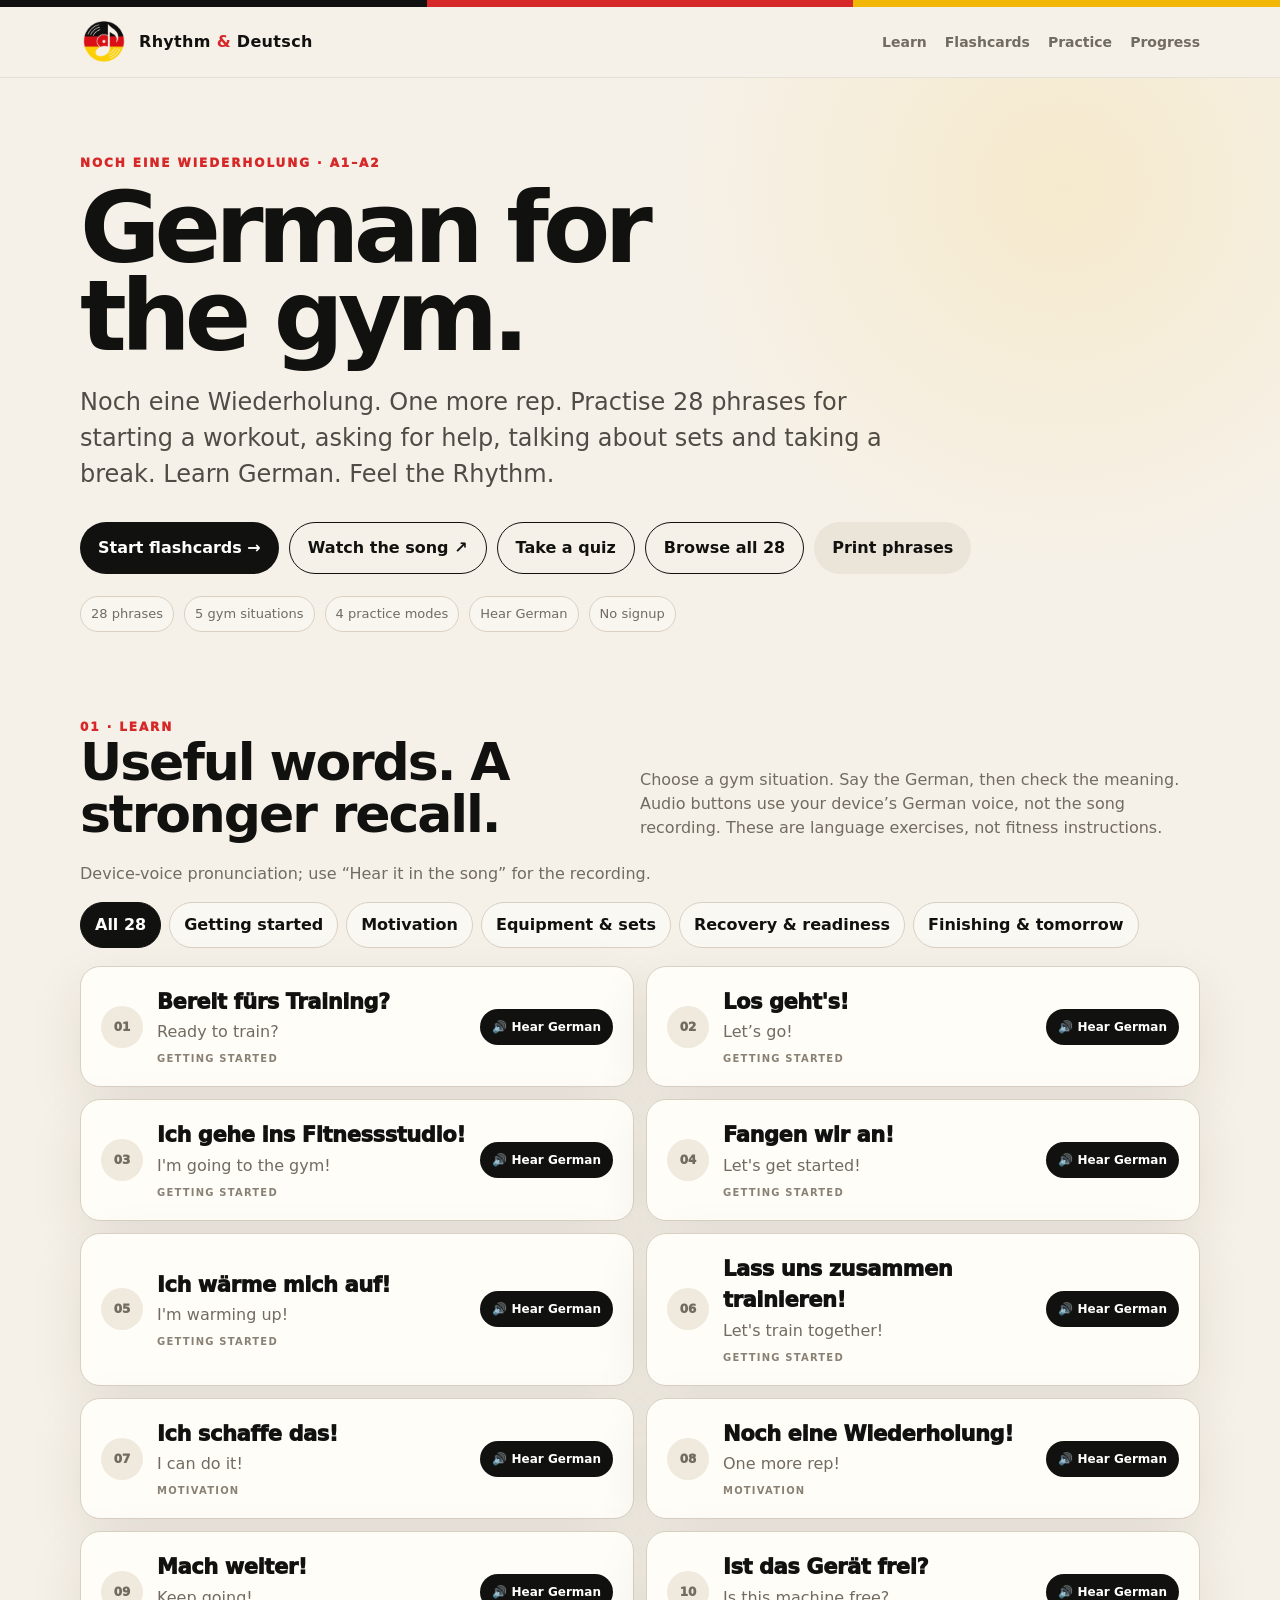
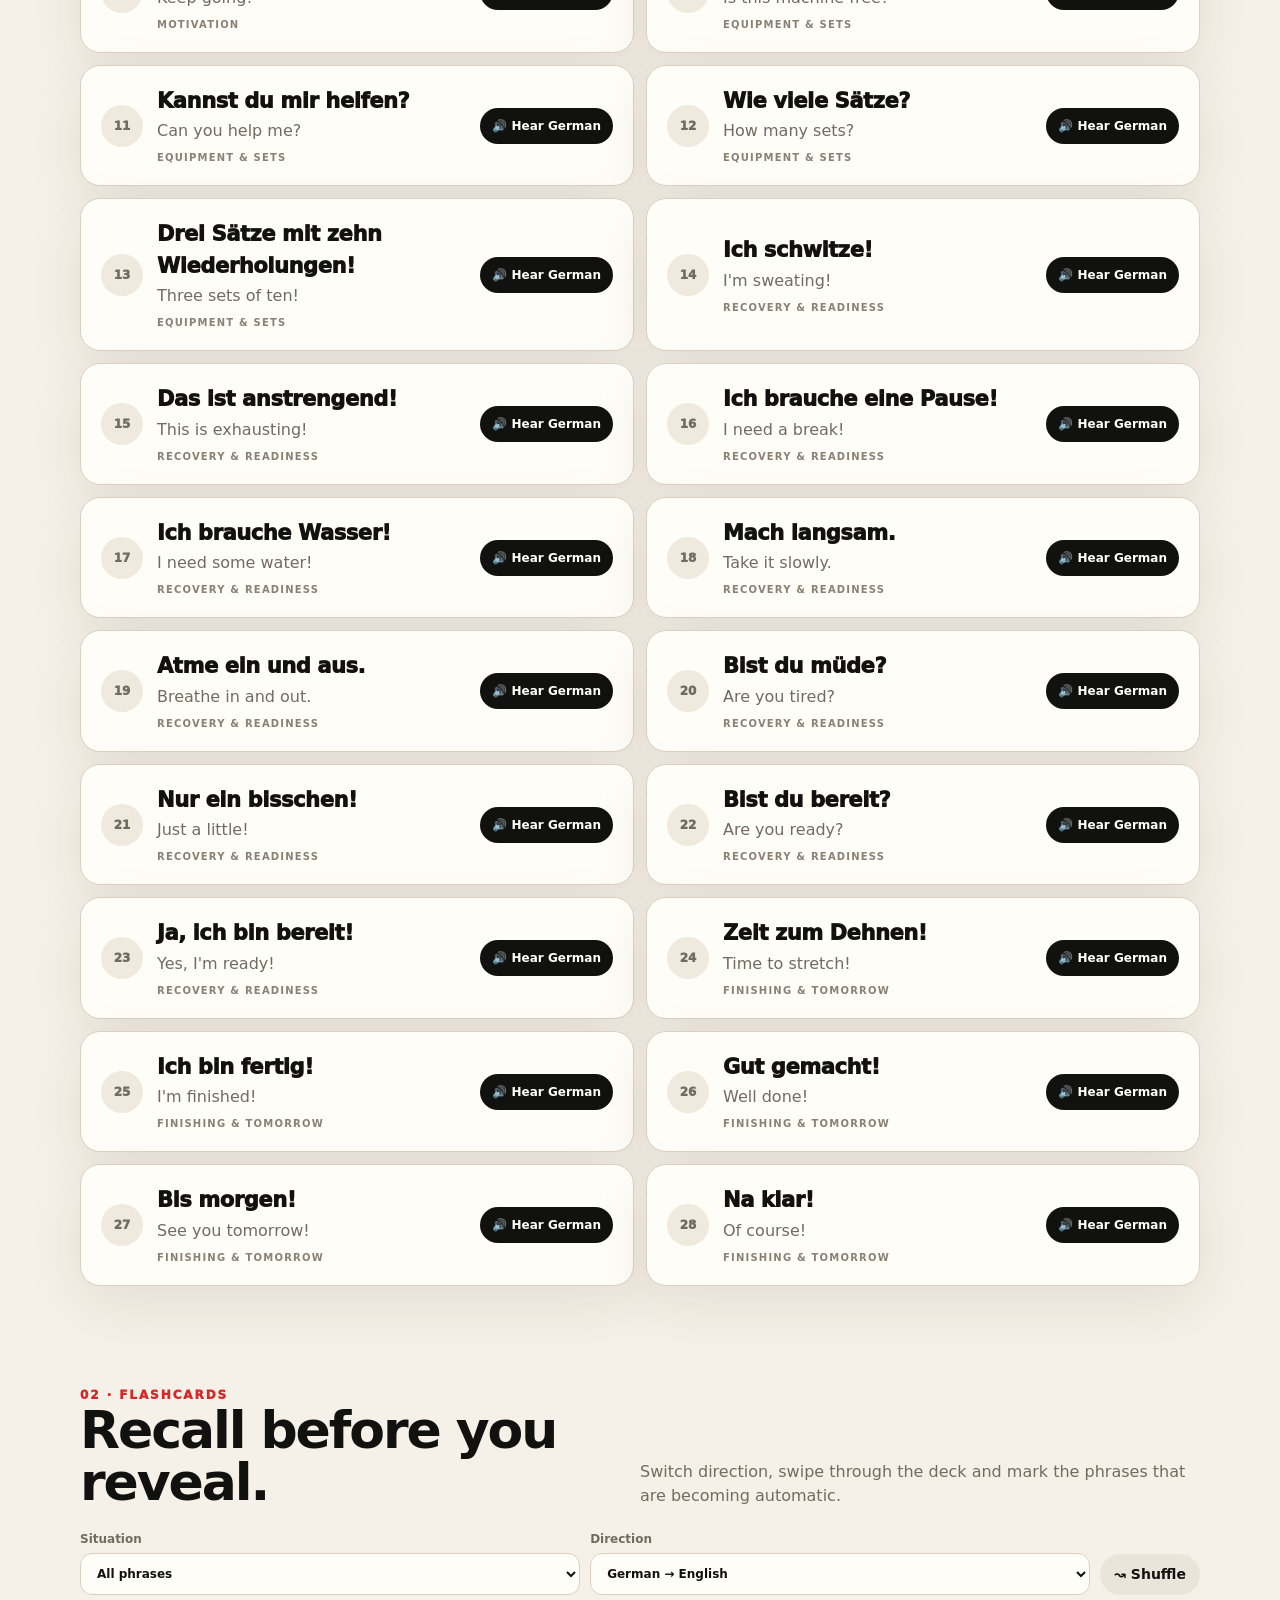
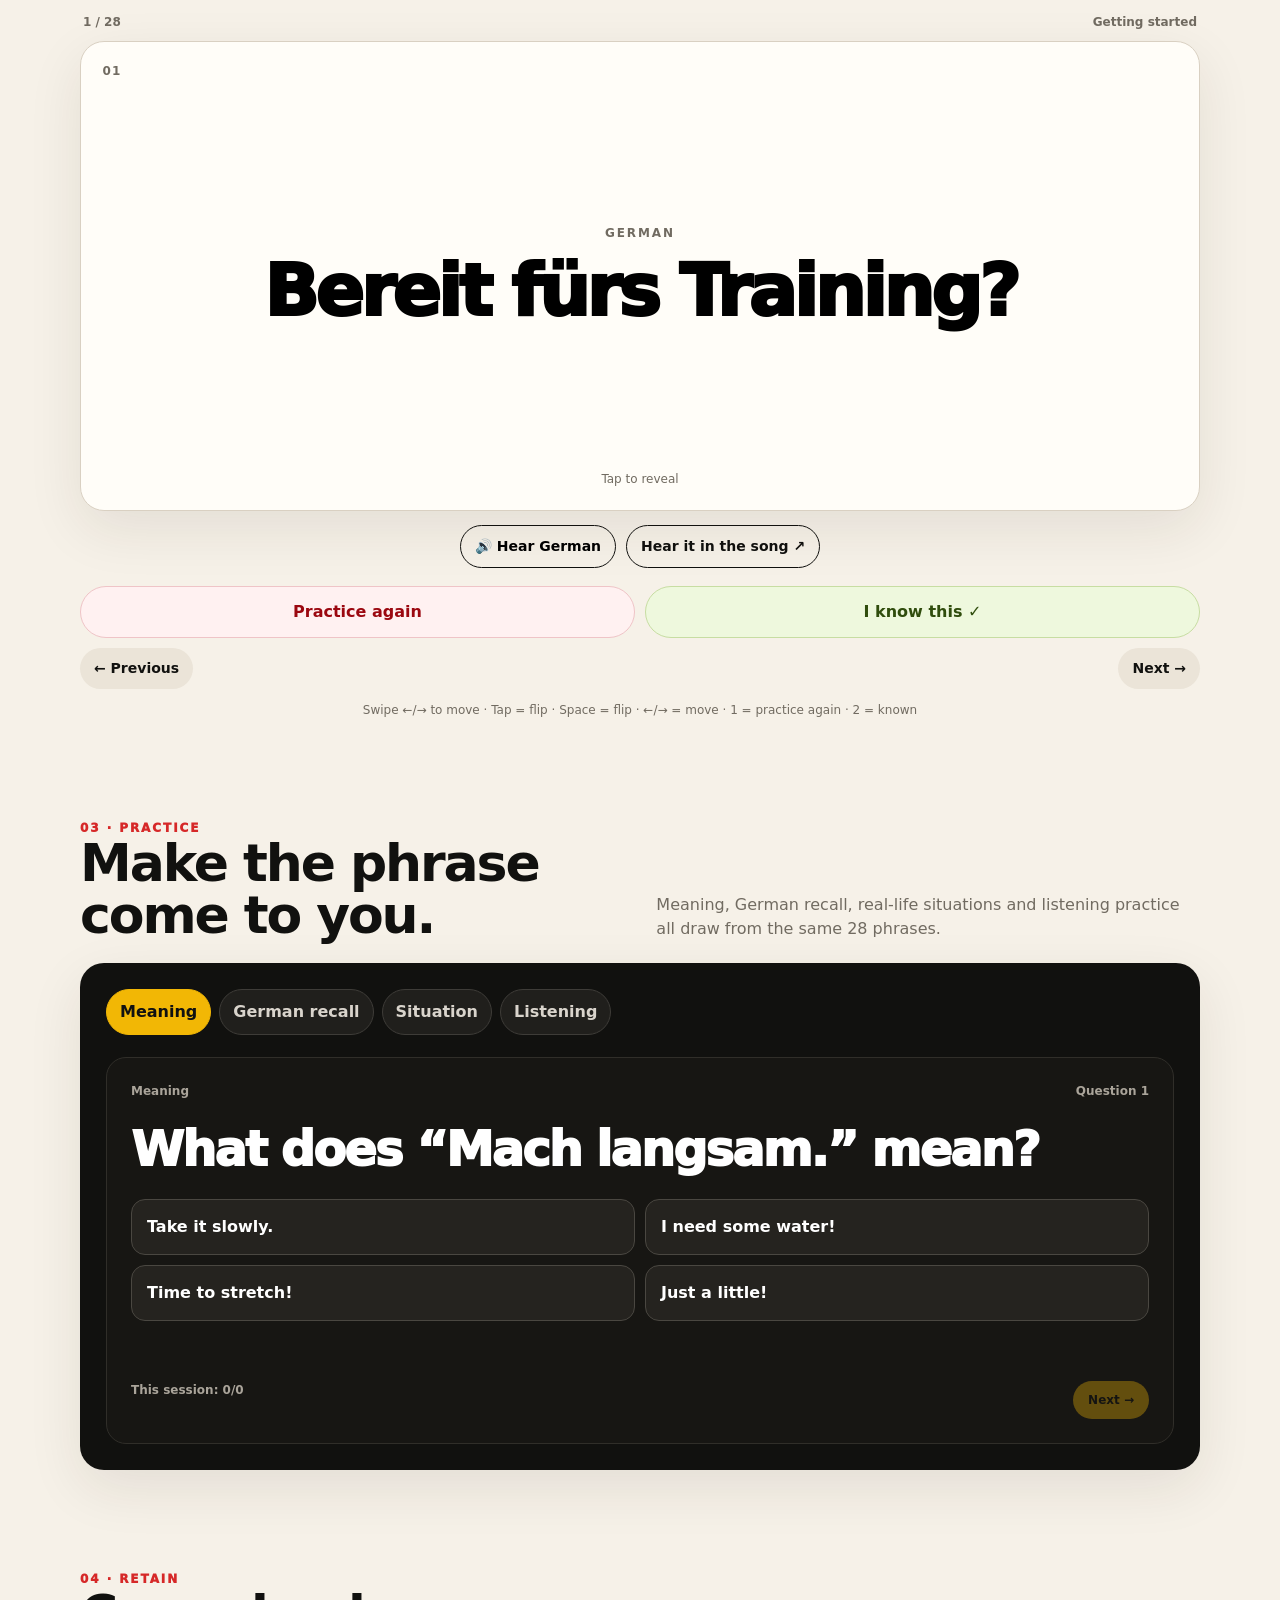
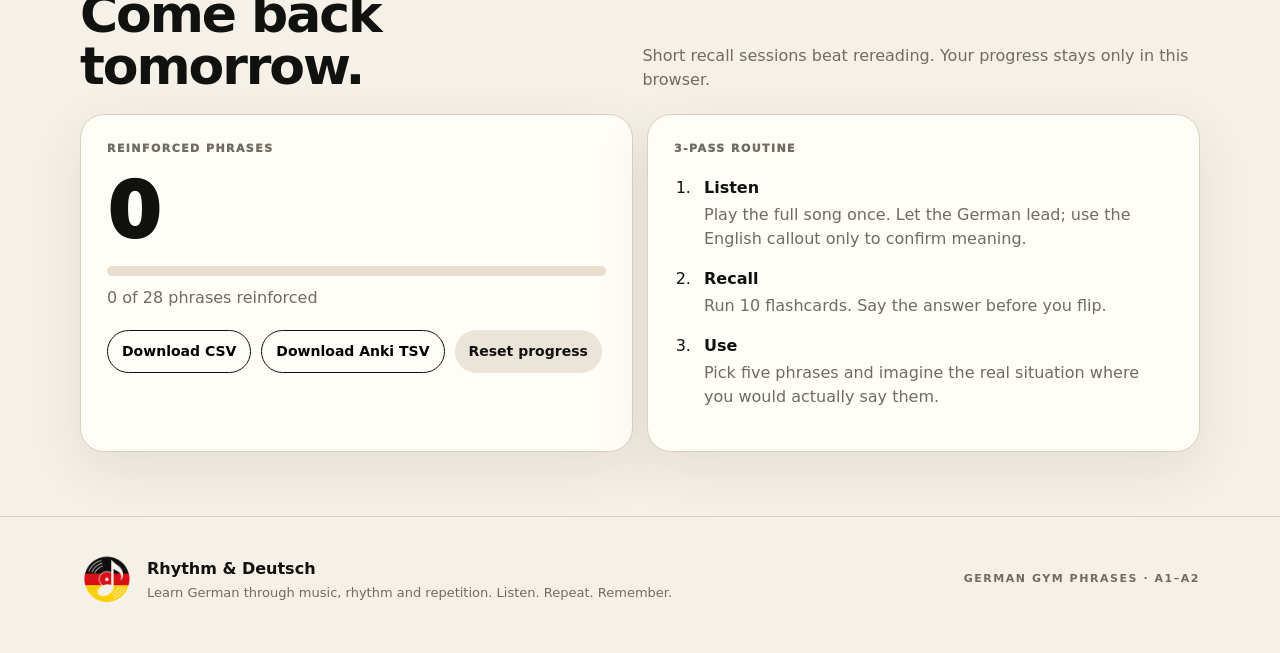
<file: noch-eine-wiederholung/index.html>
<!doctype html>
<html lang="en">
<head>
<meta charset="utf-8">
<meta name="viewport" content="width=device-width,initial-scale=1,viewport-fit=cover">
<meta name="theme-color" content="#11110f">
<meta name="description" content="Practise 28 German gym phrases from Noch eine Wiederholung: flashcards, meaning, recall, situations, listening and timestamped song links.">
<title>Noch eine Wiederholung — German Gym Practice | Rhythm & Deutsch</title>
<link rel="icon" type="image/webp" href="https://yahai.github.io/rhythm-deutsch/100-verbs/assets/logo.webp?v=20261024">
<link rel="apple-touch-icon" href="https://yahai.github.io/rhythm-deutsch/100-verbs/assets/logo.webp?v=20261024">
<style>
:root{--ink:#11110f;--paper:#f6f1e8;--card:#fffdf8;--muted:#716b61;--line:#d9d0c2;--red:#d62828;--gold:#f2b705;--green:#2f6b3d;--shadow:0 18px 55px rgba(40,30,18,.09);--r:24px}
*{box-sizing:border-box}html{scroll-behavior:smooth}section{scroll-margin-top:90px}:focus-visible{outline:3px solid var(--red);outline-offset:4px}body{margin:0;background:var(--paper);color:var(--ink);font:16px/1.5 Inter,ui-sans-serif,system-ui,-apple-system,BlinkMacSystemFont,"Segoe UI",sans-serif}button,select{font:inherit}button{cursor:pointer}a{color:inherit}.wrap{width:min(1120px,calc(100% - 32px));margin:auto}.flagbar{height:7px;background:linear-gradient(90deg,#111 0 33.33%,var(--red) 33.33% 66.66%,var(--gold) 66.66%)}nav{position:sticky;top:0;z-index:20;background:rgba(246,241,232,.94);backdrop-filter:blur(16px);border-bottom:1px solid rgba(17,17,15,.08)}.navrow{min-height:70px;display:flex;align-items:center;justify-content:space-between;gap:18px}.brand{display:flex;align-items:center;gap:11px;text-decoration:none;font-weight:900;letter-spacing:.02em}.brand b{color:var(--red)}.brandlogo{width:48px;height:48px;object-fit:contain}.navlinks{display:flex;gap:18px}.navlinks a{text-decoration:none;font-size:14px;font-weight:750;color:var(--muted)}
.hero{padding:76px 0 50px;background:radial-gradient(circle at 83% 18%,rgba(242,183,5,.12),transparent 33%)}.eyebrow{font-size:12px;letter-spacing:.16em;text-transform:uppercase;font-weight:950;color:var(--red)}h1{font-size:clamp(48px,8.5vw,98px);line-height:.9;letter-spacing:-.06em;margin:12px 0 24px;max-width:950px}.hero p{max-width:820px;font-size:clamp(18px,2.2vw,24px);color:#504b44;margin:0}.actions,.meta,.downloads,.flash-audio,.flash-nav{display:flex;flex-wrap:wrap;gap:10px}.actions{margin-top:30px}.btn{border:0;border-radius:999px;padding:13px 18px;font-weight:850;text-decoration:none;display:inline-flex;align-items:center;justify-content:center}.btn.compact{padding:10px 14px;font-size:14px}.primary{background:var(--ink);color:#fff}.secondary{background:transparent;border:1px solid var(--ink)}.ghost{background:#ebe4d8;color:var(--ink)}.disabled{opacity:.48;cursor:not-allowed}.meta{margin-top:22px;color:var(--muted);font-size:13px}.meta span{padding:7px 10px;border:1px solid var(--line);border-radius:999px;background:rgba(255,255,255,.35)}
.section{padding:36px 0 64px}.sectionhead{display:flex;justify-content:space-between;align-items:end;gap:22px;margin-bottom:22px}.sectionhead h2{font-size:clamp(30px,5vw,52px);line-height:1;letter-spacing:-.04em;margin:0}.sectionhead p{margin:0;max-width:560px;color:var(--muted)}.filters{display:flex;gap:8px;flex-wrap:wrap;margin-bottom:18px}.filter{border:1px solid var(--line);background:rgba(255,255,255,.45);border-radius:999px;padding:10px 14px;font-weight:850;color:var(--ink)}.filter.active{background:var(--ink);color:#fff;border-color:var(--ink)}
.phrasegrid{display:grid;grid-template-columns:repeat(2,1fr);gap:12px}.phrase{background:var(--card);border:1px solid var(--line);border-radius:20px;padding:20px;box-shadow:var(--shadow);display:grid;grid-template-columns:auto 1fr auto;gap:14px;align-items:center}.phrase-num{width:42px;height:42px;border-radius:50%;display:grid;place-items:center;background:#f0e9dd;color:var(--muted);font-size:12px;font-weight:950}.phrase-de{overflow-wrap:anywhere;font-size:21px;font-weight:950;letter-spacing:-.02em}.phrase-en{color:var(--muted);margin-top:2px}.phrase-cat{font-size:10px;text-transform:uppercase;letter-spacing:.12em;color:#8a8175;margin-top:7px;font-weight:850}.hear{border:0;border-radius:999px;background:var(--ink);color:white;padding:9px 12px;font-size:12px;font-weight:850;white-space:nowrap}
.flash-toolbar{display:grid;grid-template-columns:1fr 1fr auto;gap:10px;align-items:end;margin-bottom:18px}.flash-toolbar label{font-size:12px;font-weight:850;color:var(--muted)}.flash-toolbar select{width:100%;display:block;margin-top:5px;border:1px solid var(--line);background:var(--card);color:var(--ink);border-radius:12px;padding:12px}.flash-status{display:flex;justify-content:space-between;color:var(--muted);font-size:12px;font-weight:850;margin:0 3px 10px}.flashcard-wrap{perspective:1200px}.flashcard{display:block;width:100%;height:min(54vh,470px);min-height:360px;border:0;background:transparent;padding:0;touch-action:pan-y;-webkit-tap-highlight-color:transparent}.flashcard-inner{position:relative;display:block;width:100%;height:100%;transition:transform .55s cubic-bezier(.2,.75,.2,1);transform-style:preserve-3d}.flashcard.flipped .flashcard-inner{transform:rotateY(180deg)}.card-face{position:absolute;inset:0;backface-visibility:hidden;border-radius:var(--r);border:1px solid var(--line);box-shadow:var(--shadow);display:flex;flex-direction:column;align-items:center;justify-content:center;padding:32px;background:var(--card)}.card-back{transform:rotateY(180deg);background:var(--ink);color:var(--paper)}.card-number{position:absolute;top:20px;left:22px;font-size:12px;font-weight:900;letter-spacing:.1em;color:var(--muted)}.card-back .card-number{color:#aaa49a}.card-kicker{font-size:12px;text-transform:uppercase;letter-spacing:.16em;font-weight:900;color:var(--muted);margin-bottom:12px}.card-prompt{overflow-wrap:anywhere;font-size:clamp(34px,7vw,72px);line-height:1.03;font-weight:950;letter-spacing:-.05em;text-align:center;max-width:900px}.tap-hint{position:absolute;bottom:22px;font-size:12px;color:var(--muted)}.card-answer{overflow-wrap:anywhere;font-size:clamp(28px,6vw,58px);line-height:1.05;font-weight:950;letter-spacing:-.04em;text-align:center}.card-german{font-size:18px;color:#c8c1b7;text-align:center;margin-top:18px}.flash-audio{justify-content:center;margin-top:14px}.flash-rating{display:grid;grid-template-columns:1fr 1fr;gap:10px;margin-top:18px}.review-btn,.known-btn{border-radius:999px;padding:13px 18px;font-weight:850}.review-btn{background:#fff1f1;color:#9b0810;border:1px solid #efc4c7}.known-btn{background:#eef8dd;color:#304d0d;border:1px solid #c7dda2}.flash-nav{justify-content:space-between;margin-top:10px}.keyboard-note{text-align:center;font-size:12px;color:var(--muted);margin:12px 0 0}
.practice{background:var(--ink);color:white;padding:26px;border-radius:var(--r);box-shadow:var(--shadow)}.tabs{display:flex;flex-wrap:wrap;gap:8px;margin-bottom:22px}.tab{border:1px solid #3e3c38;background:#201f1c;color:#d9d4cc;padding:10px 13px;border-radius:999px;font-weight:850}.tab.active{background:var(--gold);color:#111;border-color:var(--gold)}.quiz{background:#171613;border:1px solid #302e29;border-radius:20px;padding:24px}.qmeta,.quizfoot{display:flex;justify-content:space-between;gap:16px;color:#aaa49a;font-size:12px;font-weight:850}.question{font-size:clamp(28px,5vw,48px);font-weight:950;letter-spacing:-.04em;line-height:1.07;margin:24px 0}.listen-btn{border:1px solid #575148;background:#24221e;color:#fff;padding:11px 14px;border-radius:999px;font-weight:850;margin:-6px 0 18px}.hidden{display:none}.answers{display:grid;grid-template-columns:1fr 1fr;gap:10px}.answer{border:1px solid #4a4741;background:#25231f;color:#fff;border-radius:14px;padding:15px;text-align:left;font-weight:800}.answer:hover{border-color:#81796e}.answer.correct{background:#1d4b28;border-color:#367a46}.answer.wrong{background:#5a1f24;border-color:#a53b44}.answer:disabled{cursor:default}.feedback{min-height:28px;color:#d0cac1;margin:16px 0}.quizfoot button{border:0;border-radius:999px;padding:10px 15px;font-weight:900;background:var(--gold);color:#111}.quizfoot button:disabled{opacity:.35;cursor:not-allowed}
.retain-grid{display:grid;grid-template-columns:1fr 1fr;gap:14px}.retain-card{background:var(--card);border:1px solid var(--line);border-radius:var(--r);padding:26px;box-shadow:var(--shadow)}.retain-title{font-size:11px;letter-spacing:.13em;font-weight:950;color:var(--muted)}.retain-number{font-size:76px;line-height:1;font-weight:950;letter-spacing:-.06em;margin:16px 0}.bar{height:10px;background:#e8dfd2;border-radius:999px;overflow:hidden}.bar span{display:block;height:100%;width:0;background:linear-gradient(90deg,var(--red),var(--gold));transition:width .35s}.retain-copy{color:var(--muted);margin:10px 0 20px}.routine{margin:18px 0 0;padding-left:22px}.routine li{padding:0 0 16px 8px}.routine strong,.routine span{display:block}.routine span{color:var(--muted);margin-top:3px}
footer{padding:36px 0 46px;border-top:1px solid var(--line)}.footrow{display:flex;align-items:center;justify-content:space-between;gap:24px}.footerbrand{display:flex;align-items:center;gap:13px}.footerbrandlogo{width:54px;height:54px;object-fit:contain}.footerbrand p{margin:2px 0 0;color:var(--muted);font-size:13px}.small{font-size:11px;letter-spacing:.14em;color:var(--muted);font-weight:900}
@media(max-width:760px){.navlinks{display:none}.hero{padding-top:52px}.phrasegrid,.retain-grid,.answers{grid-template-columns:1fr}.phrase{grid-template-columns:auto 1fr}.phrase .hear{grid-column:2;justify-self:start}.flash-toolbar{grid-template-columns:1fr 1fr}.flash-toolbar .btn{grid-column:1/-1}.sectionhead{align-items:flex-start;flex-direction:column}.flashcard{min-height:330px;height:48vh}.footrow{align-items:flex-start;flex-direction:column}.small{display:none}}
@media print{nav,.actions,.filters,.flash-toolbar,.flash-audio,.flash-rating,.flash-nav,.keyboard-note,#flashcards,#practice,.downloads,.flagbar{display:none!important}.hero{padding:30px 0 20px}.phrasegrid{grid-template-columns:1fr 1fr}.phrase{box-shadow:none;break-inside:avoid}.section{padding:18px 0}.retain-grid{display:none}body{background:white}}

@media(prefers-reduced-motion:reduce){html{scroll-behavior:auto}.flashcard-inner,.bar span{transition:none}}
</style>
<script defer src="https://cloud.umami.is/script.js" data-website-id="da624a16-4aff-4937-9284-92357a6e5438"></script>
</head>
<body>
<div class="flagbar"></div>
<nav>
  <div class="wrap navrow">
    <a class="brand" href="#top">
      <img class="brandlogo" src="https://yahai.github.io/rhythm-deutsch/100-verbs/assets/logo.webp?v=20261024" alt="Rhythm & Deutsch logo">
      <span>Rhythm <b>&</b> Deutsch</span>
    </a>
    <div class="navlinks"><a href="#learn">Learn</a><a href="#flashcards">Flashcards</a><a href="#practice">Practice</a><a href="#progress">Progress</a></div>
  </div>
</nav>

<header class="hero" id="top">
  <div class="wrap">
    <div class="eyebrow">NOCH EINE WIEDERHOLUNG · A1–A2</div>
    <h1>German for<br>the gym.</h1>
    <p>Noch eine Wiederholung. One more rep. Practise 28 phrases for starting a workout, asking for help, talking about sets and taking a break. Learn German. Feel the Rhythm.</p>
    <div class="actions">
      <a class="btn primary" href="#flashcards" data-umami-event="gym-start-flashcards">Start flashcards →</a>
      <a class="btn secondary" href="https://youtu.be/F4lnckyi_nQ" target="_blank" rel="noopener">Watch the song ↗</a><a class="btn secondary" href="#practice" data-umami-event="gym-open-quiz">Take a quiz</a>
      <a class="btn secondary" href="#learn" data-umami-event="gym-browse-all">Browse all 28</a>
      <button class="btn ghost" id="printBtn">Print phrases</button>
    </div>
    <div class="meta"><span>28 phrases</span><span>5 gym situations</span><span>4 practice modes</span><span>Hear German</span><span>No signup</span></div>
  </div>
</header>

<main>
<section class="section" id="learn">
  <div class="wrap">
    <div class="sectionhead">
      <div><div class="eyebrow">01 · Learn</div><h2>Useful words. A stronger recall.</h2></div>
      <p>Choose a gym situation. Say the German, then check the meaning. Audio buttons use your device’s German voice, not the song recording. These are language exercises, not fitness instructions.</p>
    </div>
    <p id="audioStatus" role="status" style="color:var(--muted)">Device-voice pronunciation; use “Hear it in the song” for the recording.</p><div class="filters" id="filters"></div>
    <div class="phrasegrid" id="phraseGrid"></div>
  </div>
</section>

<section class="section" id="flashcards">
  <div class="wrap">
    <div class="sectionhead">
      <div><div class="eyebrow">02 · Flashcards</div><h2>Recall before you reveal.</h2></div>
      <p>Switch direction, swipe through the deck and mark the phrases that are becoming automatic.</p>
    </div>

    <div class="flash-toolbar">
      <label>Situation
        <select id="cardCategory"><option value="all">All phrases</option></select>
      </label>
      <label>Direction
        <select id="cardDirection">
          <option value="de-en">German → English</option>
          <option value="en-de">English → German</option>
          <option value="mixed">Mixed</option>
        </select>
      </label>
      <button class="btn ghost compact" id="shuffleCards">↝ Shuffle</button>
    </div>

    <div class="flash-status"><span id="cardPosition">1 / 28</span><span id="cardContext">Getting started</span></div>
    <div class="flashcard-wrap">
      <button class="flashcard" id="flashcard" type="button" aria-label="Flip flashcard" aria-pressed="false">
        <span class="flashcard-inner">
          <span class="card-face card-front">
            <span class="card-number" id="frontNumber">01</span>
            <span class="card-kicker" id="frontKicker">German</span>
            <strong class="card-prompt" id="frontPrompt">Bereit fürs Training?</strong>
            <span class="tap-hint">Tap to reveal</span>
          </span>
          <span class="card-face card-back">
            <span class="card-number" id="backNumber">01</span>
            <strong class="card-answer" id="backAnswer">Ready to train?</strong>
            <span class="card-german" id="cardGerman">Bereit fürs Training?</span>
          </span>
        </span>
      </button>
    </div>
    <div class="flash-audio">
      <button class="btn secondary compact" id="speakCard" data-umami-event="gym-hear-card">🔊 Hear German</button>
      <a class="btn secondary compact" id="songCard" href="https://youtu.be/F4lnckyi_nQ" target="_blank" rel="noopener">Hear it in the song ↗</a>
    </div>
    <div class="flash-rating"><button class="review-btn" id="reviewCard">Practice again</button><button class="known-btn" id="knownCard">I know this ✓</button></div>
    <div class="flash-nav"><button class="btn ghost compact" id="prevCard">← Previous</button><button class="btn ghost compact" id="nextCard">Next →</button></div>
    <p class="keyboard-note">Swipe ←/→ to move · Tap = flip · Space = flip · ←/→ = move · 1 = practice again · 2 = known</p>
  </div>
</section>

<section class="section" id="practice">
  <div class="wrap">
    <div class="sectionhead">
      <div><div class="eyebrow">03 · Practice</div><h2>Make the phrase come to you.</h2></div>
      <p>Meaning, German recall, real-life situations and listening practice all draw from the same 28 phrases.</p>
    </div>
    <div class="practice">
      <div class="tabs" id="tabs"></div>
      <div class="quiz">
        <div class="qmeta"><span id="qMode"></span><span id="qCount"></span></div>
        <div class="question" id="question"></div>
        <button class="listen-btn hidden" id="listenPrompt">🔊 Play German</button>
        <p id="listeningStatus" role="status" style="color:#d0cac1"></p><div class="answers" id="answers"></div>
        <div class="feedback" id="feedback"></div>
        <div class="quizfoot"><span id="score"></span><button id="nextBtn" disabled>Next →</button></div>
      </div>
    </div>
  </div>
</section>

<section class="section" id="progress">
  <div class="wrap">
    <div class="sectionhead">
      <div><div class="eyebrow">04 · Retain</div><h2>Come back tomorrow.</h2></div>
      <p>Short recall sessions beat rereading. Your progress stays only in this browser.</p>
    </div>
    <div class="retain-grid">
      <article class="retain-card">
        <div class="retain-title">REINFORCED PHRASES</div>
        <div class="retain-number" id="mastered">0</div>
        <div class="bar"><span id="bar"></span></div>
        <div class="retain-copy" id="progressLabel">0 of 28 phrases reinforced</div>
        <div class="downloads"><button class="btn secondary compact" id="csvBtn">Download CSV</button><button class="btn secondary compact" id="ankiBtn">Download Anki TSV</button><button class="btn ghost compact" id="resetBtn">Reset progress</button></div>
      </article>
      <article class="retain-card">
        <div class="retain-title">3-PASS ROUTINE</div>
        <ol class="routine">
          <li><div><strong>Listen</strong><span>Play the full song once. Let the German lead; use the English callout only to confirm meaning.</span></div></li>
          <li><div><strong>Recall</strong><span>Run 10 flashcards. Say the answer before you flip.</span></div></li>
          <li><div><strong>Use</strong><span>Pick five phrases and imagine the real situation where you would actually say them.</span></div></li>
        </ol>
      </article>
    </div>
  </div>
</section>
</main>

<footer>
  <div class="wrap footrow">
    <div class="footerbrand">
      <img class="footerbrandlogo" src="https://yahai.github.io/rhythm-deutsch/100-verbs/assets/logo.webp?v=20261024" alt="Rhythm & Deutsch logo">
      <div><strong>Rhythm & Deutsch</strong><p>Learn German through music, rhythm and repetition. Listen. Repeat. Remember.</p></div>
    </div>
    <div class="small">GERMAN GYM PHRASES · A1–A2</div>
  </div>
</footer>
<script>
(function(){
"use strict";
var $=function(s){return document.querySelector(s)},$$=function(s){return Array.prototype.slice.call(document.querySelectorAll(s))};
var PHRASES=[{"id":1,"key":"intro-3","de":"Bereit fürs Training?","en":"Ready to train?","cat":"Getting started","scene":"Ask if someone is ready for a workout.","startMs":11440,"germanStartMs":12960},{"id":2,"key":"intro-4","de":"Los geht's!","en":"Let’s go!","cat":"Getting started","scene":"Give a short, enthusiastic signal to get going.","startMs":16160,"germanStartMs":16160},{"id":3,"key":"verse-1-1","de":"Ich gehe ins Fitnessstudio!","en":"I'm going to the gym!","cat":"Getting started","scene":"Say that you are going to the gym.","startMs":23040,"germanStartMs":26080},{"id":4,"key":"verse-1-2","de":"Fangen wir an!","en":"Let's get started!","cat":"Getting started","scene":"Invite the group to begin the session.","startMs":34760,"germanStartMs":36800},{"id":5,"key":"verse-1-3","de":"Ich wärme mich auf!","en":"I'm warming up!","cat":"Getting started","scene":"Say that you are warming up.","startMs":39320,"germanStartMs":42080},{"id":6,"key":"verse-1-4","de":"Lass uns zusammen trainieren!","en":"Let's train together!","cat":"Getting started","scene":"Invite a friend to train together.","startMs":43520,"germanStartMs":45960},{"id":7,"key":"prechorus-3","de":"Ich schaffe das!","en":"I can do it!","cat":"Motivation","scene":"Encourage yourself: you can do this.","startMs":58380,"germanStartMs":59280},{"id":8,"key":"chorus-1-1","de":"Noch eine Wiederholung!","en":"One more rep!","cat":"Motivation","scene":"Call for one more repetition of an exercise.","startMs":62550,"germanStartMs":62550},{"id":9,"key":"groove-2","de":"Mach weiter!","en":"Keep going!","cat":"Motivation","scene":"Encourage someone to keep going.","startMs":121560,"germanStartMs":122920},{"id":10,"key":"verse-2-1","de":"Ist das Gerät frei?","en":"Is this machine free?","cat":"Equipment & sets","scene":"Ask whether an exercise machine is available.","startMs":89300,"germanStartMs":91920},{"id":11,"key":"verse-2-2","de":"Kannst du mir helfen?","en":"Can you help me?","cat":"Equipment & sets","scene":"Ask a training partner for help, using informal du.","startMs":96080,"germanStartMs":97660},{"id":12,"key":"verse-2-3","de":"Wie viele Sätze?","en":"How many sets?","cat":"Equipment & sets","scene":"Ask how many sets to do.","startMs":101200,"germanStartMs":103020},{"id":13,"key":"verse-2-4","de":"Drei Sätze mit zehn Wiederholungen!","en":"Three sets of ten!","cat":"Equipment & sets","scene":"Say the plan is three sets of ten repetitions.","startMs":106380,"germanStartMs":107800},{"id":14,"key":"verse-3-1","de":"Ich schwitze!","en":"I'm sweating!","cat":"Recovery & readiness","scene":"Say that you are sweating.","startMs":146500,"germanStartMs":148260},{"id":15,"key":"verse-3-2","de":"Das ist anstrengend!","en":"This is exhausting!","cat":"Recovery & readiness","scene":"Describe the workout as exhausting.","startMs":149980,"germanStartMs":151680},{"id":16,"key":"verse-3-3","de":"Ich brauche eine Pause!","en":"I need a break!","cat":"Recovery & readiness","scene":"Say you need a break.","startMs":154540,"germanStartMs":155480},{"id":17,"key":"verse-3-4","de":"Ich brauche Wasser!","en":"I need some water!","cat":"Recovery & readiness","scene":"Say you need some water.","startMs":159060,"germanStartMs":160200},{"id":18,"key":"bridge-1","de":"Mach langsam.","en":"Take it slowly.","cat":"Recovery & readiness","scene":"Tell a friend to take it slowly.","startMs":164560,"germanStartMs":166860},{"id":19,"key":"bridge-2","de":"Atme ein und aus.","en":"Breathe in and out.","cat":"Recovery & readiness","scene":"Ask a friend to breathe in and out.","startMs":168760,"germanStartMs":171520},{"id":20,"key":"bridge-3","de":"Bist du müde?","en":"Are you tired?","cat":"Recovery & readiness","scene":"Ask whether someone is tired.","startMs":173240,"germanStartMs":174180},{"id":21,"key":"bridge-4","de":"Nur ein bisschen!","en":"Just a little!","cat":"Recovery & readiness","scene":"Answer that you are only a little tired.","startMs":175040,"germanStartMs":175920},{"id":22,"key":"build-1","de":"Bist du bereit?","en":"Are you ready?","cat":"Recovery & readiness","scene":"Ask the short question: are you ready?","startMs":176850,"germanStartMs":177950},{"id":23,"key":"build-2","de":"Ja, ich bin bereit!","en":"Yes, I'm ready!","cat":"Recovery & readiness","scene":"Confirm that you are ready.","startMs":179050,"germanStartMs":179950},{"id":24,"key":"outro-1","de":"Zeit zum Dehnen!","en":"Time to stretch!","cat":"Finishing & tomorrow","scene":"Announce that it is time to stretch.","startMs":202820,"germanStartMs":204180},{"id":25,"key":"outro-2","de":"Ich bin fertig!","en":"I'm finished!","cat":"Finishing & tomorrow","scene":"Say that you have finished.","startMs":206000,"germanStartMs":206960},{"id":26,"key":"outro-3","de":"Gut gemacht!","en":"Well done!","cat":"Finishing & tomorrow","scene":"Congratulate someone on a good effort.","startMs":209840,"germanStartMs":210480},{"id":27,"key":"outro-4","de":"Bis morgen!","en":"See you tomorrow!","cat":"Finishing & tomorrow","scene":"Say you will see someone tomorrow.","startMs":212120,"germanStartMs":213880},{"id":28,"key":"outro-5","de":"Na klar!","en":"Of course!","cat":"Finishing & tomorrow","scene":"Agree enthusiastically: of course!","startMs":215680,"germanStartMs":217420}];
var CATS=[];PHRASES.forEach(function(p){if(CATS.indexOf(p.cat)<0)CATS.push(p.cat)});
var STORAGE="rd-noch-eine-wiederholung-v1";
var progress={mastered:{},review:{},attempts:0,correct:0};
try{progress=Object.assign(progress,JSON.parse(localStorage.getItem(STORAGE)||"{}"))}catch(e){}
var state={filter:"all",cardPool:PHRASES.slice(),cardIndex:0,cardDirection:"de-en",mode:"meaning",count:0,attempts:0,correct:0,answered:false,q:null};
var modes={meaning:"Meaning",recall:"German recall",situation:"Situation",listening:"Listening"};
function esc(s){return String(s).replace(/[&<>"']/g,function(c){return{"&":"&amp;","<":"&lt;",">":"&gt;",'"':"&quot;","'":"&#039;"}[c]})}
function save(){try{localStorage.setItem(STORAGE,JSON.stringify(progress))}catch(e){}updateProgress()}
function speakGerman(text){
 var synth=window.speechSynthesis;
 var v=synth&&(synth.getVoices().find(function(x){return /^de(-|_)/i.test(x.lang)})||synth.getVoices().find(function(x){return /German/i.test(x.name)}));
 var msg=v?'':'No German voice is available on this device. Choose Meaning, German recall or Situation to continue.';
 document.getElementById('audioStatus').textContent=msg||'Device-voice pronunciation; not the song recording.';
 document.getElementById('listeningStatus').textContent=state.mode==='listening'?msg:'';
 if(state.mode==='listening'&&!state.answered)$$('.answer').forEach(function(b){b.disabled=!v});
 if(!v)return false;synth.cancel();var u=new SpeechSynthesisUtterance(text);u.lang='de-DE';u.rate=.78;u.voice=v;synth.speak(u);return true;
}
function renderFilters(){var a=["all"].concat(CATS);$("#filters").innerHTML=a.map(function(c){return '<button class="filter '+(state.filter===c?'active':'')+'" data-cat="'+esc(c)+'">'+(c==="all"?"All 28":esc(c))+'</button>'}).join("");$$('.filter').forEach(function(b){b.onclick=function(){state.filter=b.dataset.cat;renderFilters();renderPhrases()}})}
function renderPhrases(){var a=PHRASES.filter(function(p){return state.filter==="all"||p.cat===state.filter});$("#phraseGrid").innerHTML=a.map(function(p){return '<article class="phrase"><div class="phrase-num">'+String(p.id).padStart(2,"0")+'</div><div><div class="phrase-de">'+esc(p.de)+'</div><div class="phrase-en">'+esc(p.en)+'</div><div class="phrase-cat">'+esc(p.cat)+'</div></div><button class="hear" data-speak="'+encodeURIComponent(p.de)+'" data-umami-event="gym-hear-german">🔊 Hear German</button></article>'}).join("")}
function fillCategorySelect(){var opts='<option value="all">All phrases</option>'+CATS.map(function(c){return '<option value="'+esc(c)+'">'+esc(c)+'</option>'}).join("");$("#cardCategory").innerHTML=opts}
function resetCardPool(){var c=$("#cardCategory").value;state.cardPool=PHRASES.filter(function(p){return c==="all"||p.cat===c});state.cardIndex=0;renderCard()}
function currentCard(){return state.cardPool[state.cardIndex]||PHRASES[0]}
function cardSides(p){var d=state.cardDirection;if(d==="mixed")d=p.id%2?"de-en":"en-de";return d==="de-en"?{k:"German",front:p.de,back:p.en,german:p.de}:{k:"English",front:p.en,back:p.de,german:p.de}}
function renderCard(){var p=currentCard(),s=cardSides(p),c=$("#flashcard");c.classList.remove("flipped");c.setAttribute("aria-pressed","false");$("#frontNumber").textContent=$("#backNumber").textContent=String(p.id).padStart(2,"0");$("#frontKicker").textContent=s.k;$("#frontPrompt").textContent=s.front;$("#backAnswer").textContent=s.back;$("#cardGerman").textContent=s.german;$("#cardPosition").textContent=(state.cardIndex+1)+" / "+state.cardPool.length;$("#cardContext").textContent=p.cat;$("#songCard").href="https://youtu.be/F4lnckyi_nQ?t="+Math.floor(p.germanStartMs/1000)}
function nextCard(){state.cardIndex=(state.cardIndex+1)%state.cardPool.length;renderCard()}function prevCard(){state.cardIndex=(state.cardIndex-1+state.cardPool.length)%state.cardPool.length;renderCard()}
function shuffleCards(){for(var i=state.cardPool.length-1;i>0;i--){var j=Math.floor(Math.random()*(i+1)),t=state.cardPool[i];state.cardPool[i]=state.cardPool[j];state.cardPool[j]=t}state.cardIndex=0;renderCard()}
function markCard(type){var p=currentCard();if(type==="known"){progress.mastered[p.id]=1;delete progress.review[p.id]}else{progress.review[p.id]=1;delete progress.mastered[p.id]}save();nextCard()}
function shuffle(a){a=a.slice();for(var i=a.length-1;i>0;i--){var j=Math.floor(Math.random()*(i+1)),t=a[i];a[i]=a[j];a[j]=t}return a}function pick(a){return a[Math.floor(Math.random()*a.length)]}
function answers(correct,pool){var u=Array.from(new Set(pool.filter(function(x){return x!==correct})));return shuffle([correct].concat(shuffle(u).slice(0,3)))}
function question(){var p=pick(PHRASES),q="",correct="",pool=[],spoken=null;if(state.mode==="meaning"){q='What does “'+p.de+'” mean?';correct=p.en;pool=PHRASES.map(function(x){return x.en})}if(state.mode==="recall"){q='How do you say “'+p.en+'” in German?';correct=p.de;pool=PHRASES.map(function(x){return x.de})}if(state.mode==="situation"){q=p.scene;correct=p.de;pool=PHRASES.map(function(x){return x.de})}if(state.mode==="listening"){q="Listen, then choose the meaning.";correct=p.en;pool=PHRASES.map(function(x){return x.en});spoken=p.de}return{p:p,q:q,correct:correct,answers:answers(correct,pool),spoken:spoken}}
function renderTabs(){$("#tabs").innerHTML=Object.keys(modes).map(function(k){return '<button class="tab '+(state.mode===k?'active':'')+'" data-mode="'+k+'" data-umami-event="gym-quiz-mode" data-umami-event-mode="'+k+'">'+modes[k]+'</button>'}).join("");$$('.tab').forEach(function(b){b.onclick=function(){state.mode=b.dataset.mode;renderTabs();nextQuestion()}})}
function nextQuestion(){document.getElementById("listeningStatus").textContent="";state.answered=false;state.q=question();state.count++;$("#qMode").textContent=modes[state.mode];$("#qCount").textContent="Question "+state.count;$("#question").textContent=state.q.q;$("#listenPrompt").classList.toggle("hidden",!state.q.spoken);$("#answers").innerHTML=state.q.answers.map(function(a){return '<button class="answer" data-a="'+encodeURIComponent(a)+'">'+esc(a)+'</button>'}).join("");$("#feedback").textContent="";$("#nextBtn").disabled=true;$$('.answer').forEach(function(b){b.onclick=function(){answerQuestion(b,decodeURIComponent(b.dataset.a))}});if(state.mode==="listening")speakGerman(state.q.spoken);score()}
function answerQuestion(btn,a){if(state.answered)return;state.answered=true;progress.attempts++;state.attempts++;var ok=a===state.q.correct;if(ok){state.correct++;progress.correct++;progress.mastered[state.q.p.id]=1;delete progress.review[state.q.p.id];btn.classList.add("correct");$("#feedback").textContent="Correct. "+state.q.p.de+" — "+state.q.p.en}else{progress.review[state.q.p.id]=1;delete progress.mastered[state.q.p.id];btn.classList.add("wrong");$$('.answer').forEach(function(x){if(decodeURIComponent(x.dataset.a)===state.q.correct)x.classList.add("correct")});$("#feedback").textContent="Answer: "+state.q.correct}$$('.answer').forEach(function(x){x.disabled=true});$("#nextBtn").disabled=false;save();score()}
function score(){var done=state.attempts;$("#score").textContent="This session: "+state.correct+"/"+Math.max(0,done)}
function updateProgress(){var m=Math.min(28,Object.keys(progress.mastered).length);$("#mastered").textContent=m;$("#bar").style.width=(m/28*100)+"%";$("#progressLabel").textContent=m+" of 28 phrases reinforced"}
function dl(name,text,type){var a=document.createElement("a");a.href=URL.createObjectURL(new Blob([text],{type:type||"text/plain"}));a.download=name;a.click();setTimeout(function(){URL.revokeObjectURL(a.href)},500)}
function csv(){var rows=["number,category,german,english"];PHRASES.forEach(function(p){rows.push([p.id,p.cat,p.de,p.en].map(function(x){return '"'+String(x).replaceAll('"','""')+'"'}).join(","))});dl("noch-eine-wiederholung-german-gym-phrases.csv",rows.join("\n"),"text/csv")}
function anki(){dl("noch-eine-wiederholung-german-gym-phrases-anki.tsv",PHRASES.map(function(p){return p.de+"\t"+p.en+"\t"+p.cat}).join("\n"),"text/tab-separated-values")}
var sx=0,sy=0,suppress=false;$("#flashcard").onclick=function(){if(suppress)return;var on=this.classList.toggle("flipped");this.setAttribute("aria-pressed",on?"true":"false")};$("#flashcard").addEventListener("touchstart",function(e){if(e.touches&&e.touches.length){sx=e.touches[0].clientX;sy=e.touches[0].clientY}},{passive:true});$("#flashcard").addEventListener("touchend",function(e){if(!e.changedTouches||!e.changedTouches.length)return;var dx=e.changedTouches[0].clientX-sx,dy=e.changedTouches[0].clientY-sy;if(Math.abs(dx)<50||Math.abs(dx)<=Math.abs(dy)*1.15)return;suppress=true;dx<0?nextCard():prevCard();setTimeout(function(){suppress=false},250)},{passive:true});
$("#cardCategory").onchange=resetCardPool;$("#cardDirection").onchange=function(){state.cardDirection=this.value;renderCard()};$("#shuffleCards").onclick=shuffleCards;$("#prevCard").onclick=prevCard;$("#nextCard").onclick=nextCard;$("#reviewCard").onclick=function(){markCard("review")};$("#knownCard").onclick=function(){markCard("known")};$("#speakCard").onclick=function(){speakGerman(currentCard().de)};$("#listenPrompt").onclick=function(){if(state.q&&state.q.spoken)speakGerman(state.q.spoken)};$("#nextBtn").onclick=nextQuestion;$("#csvBtn").onclick=csv;$("#ankiBtn").onclick=anki;$("#printBtn").onclick=function(){window.print()};$("#resetBtn").onclick=function(){if(confirm("Reset your phrase progress on this device?")){progress={mastered:{},review:{},attempts:0,correct:0};save();resetCardPool()}};
document.addEventListener("click",function(e){var b=e.target.closest(".hear");if(!b)return;speakGerman(decodeURIComponent(b.dataset.speak))});document.addEventListener("keydown",function(e){if(["SELECT","INPUT","TEXTAREA","BUTTON","A"].indexOf(document.activeElement.tagName)>=0)return;var box=document.getElementById("flashcard").getBoundingClientRect();if(box.bottom<0||box.top>window.innerHeight)return;if(e.key===" "){e.preventDefault();$("#flashcard").click()}if(e.key==="ArrowRight")nextCard();if(e.key==="ArrowLeft")prevCard();if(e.key==="1")markCard("review");if(e.key==="2")markCard("known")});
renderFilters();renderPhrases();fillCategorySelect();renderTabs();resetCardPool();nextQuestion();updateProgress();
})();

</script>
</body>
</html>
</file>
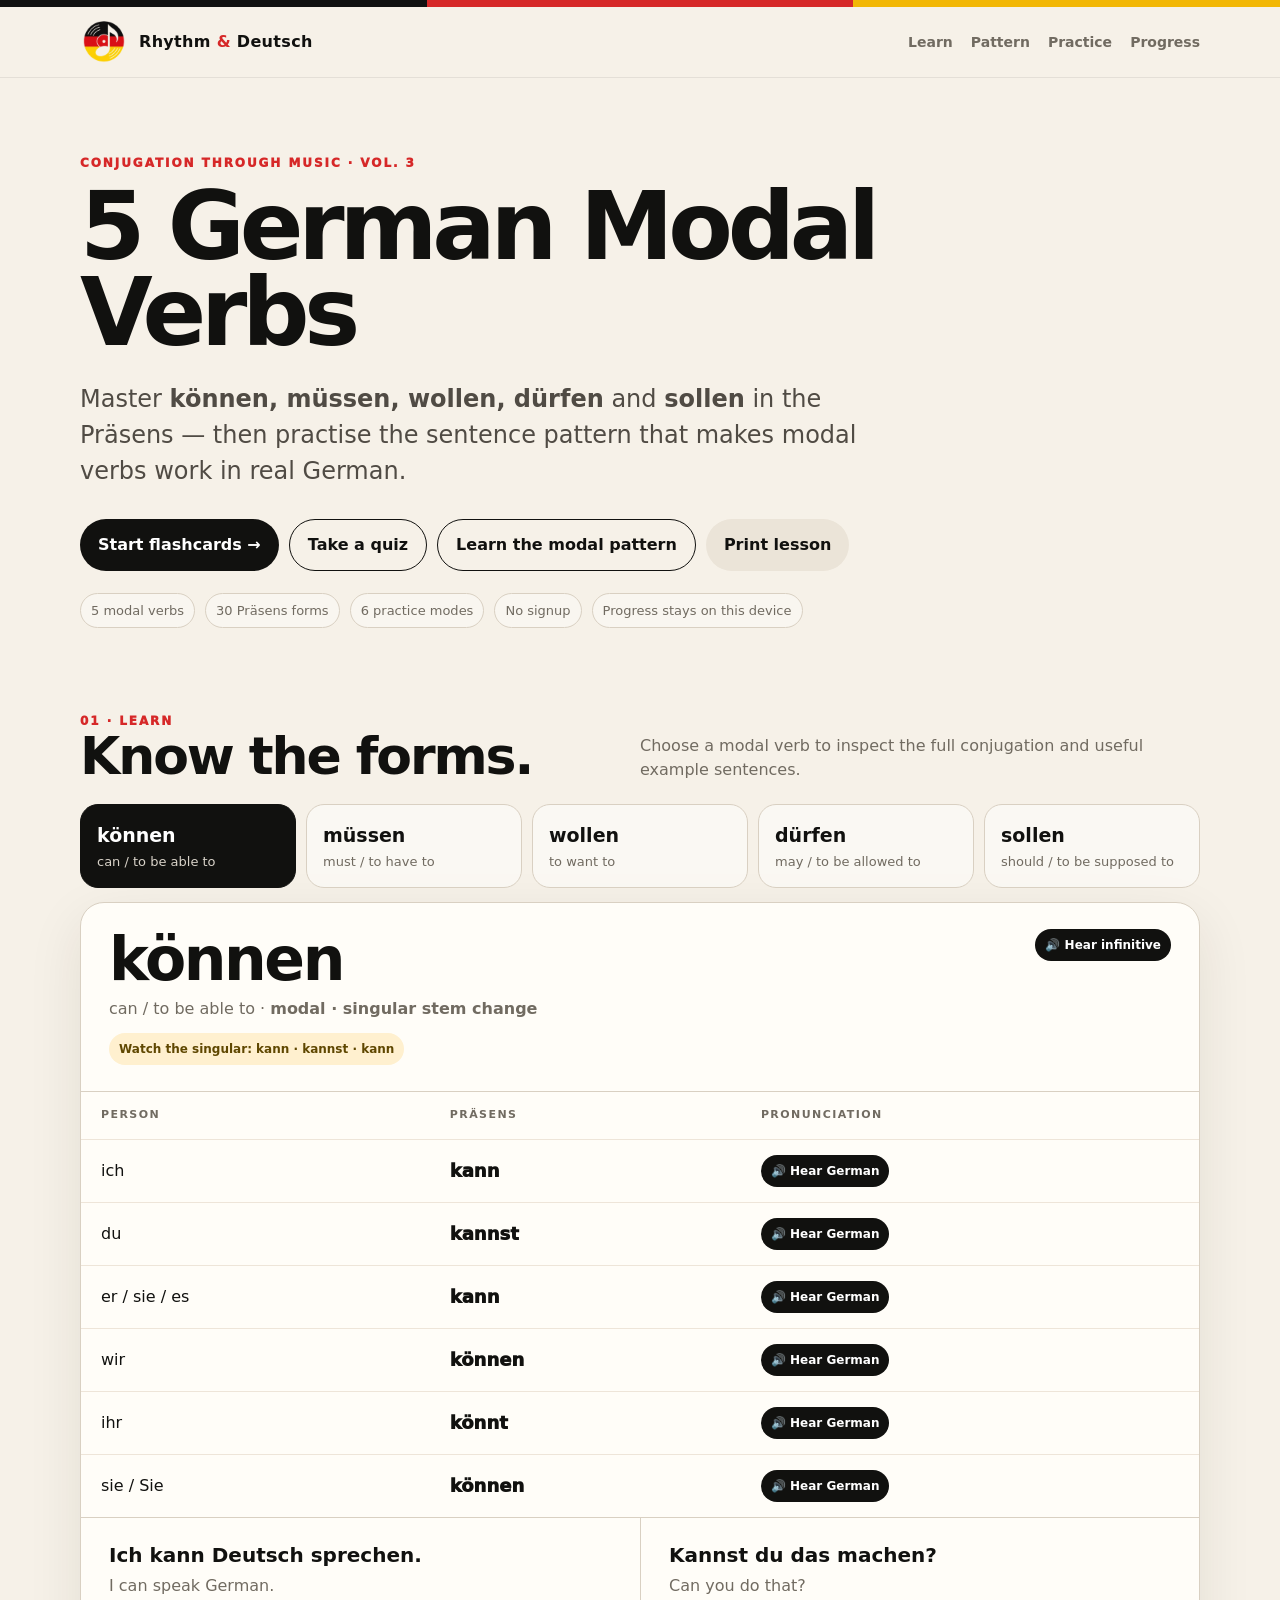
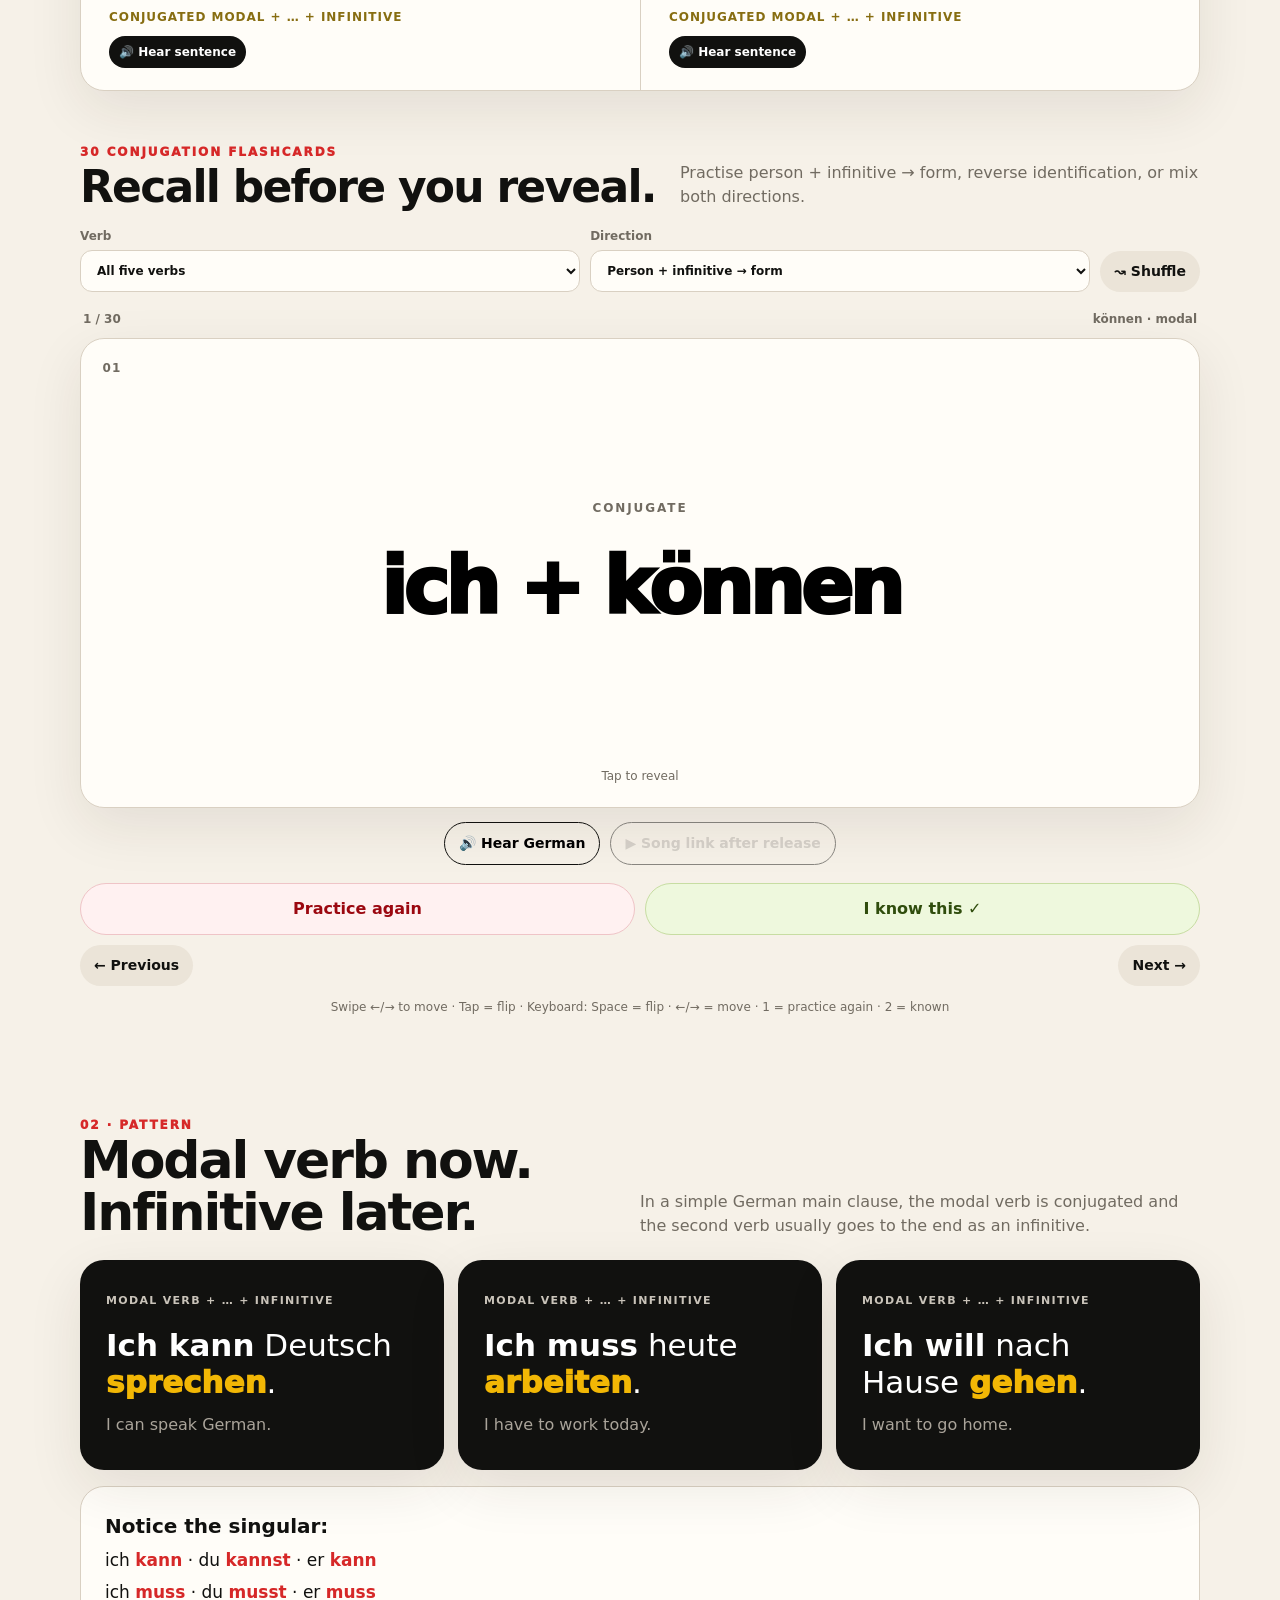
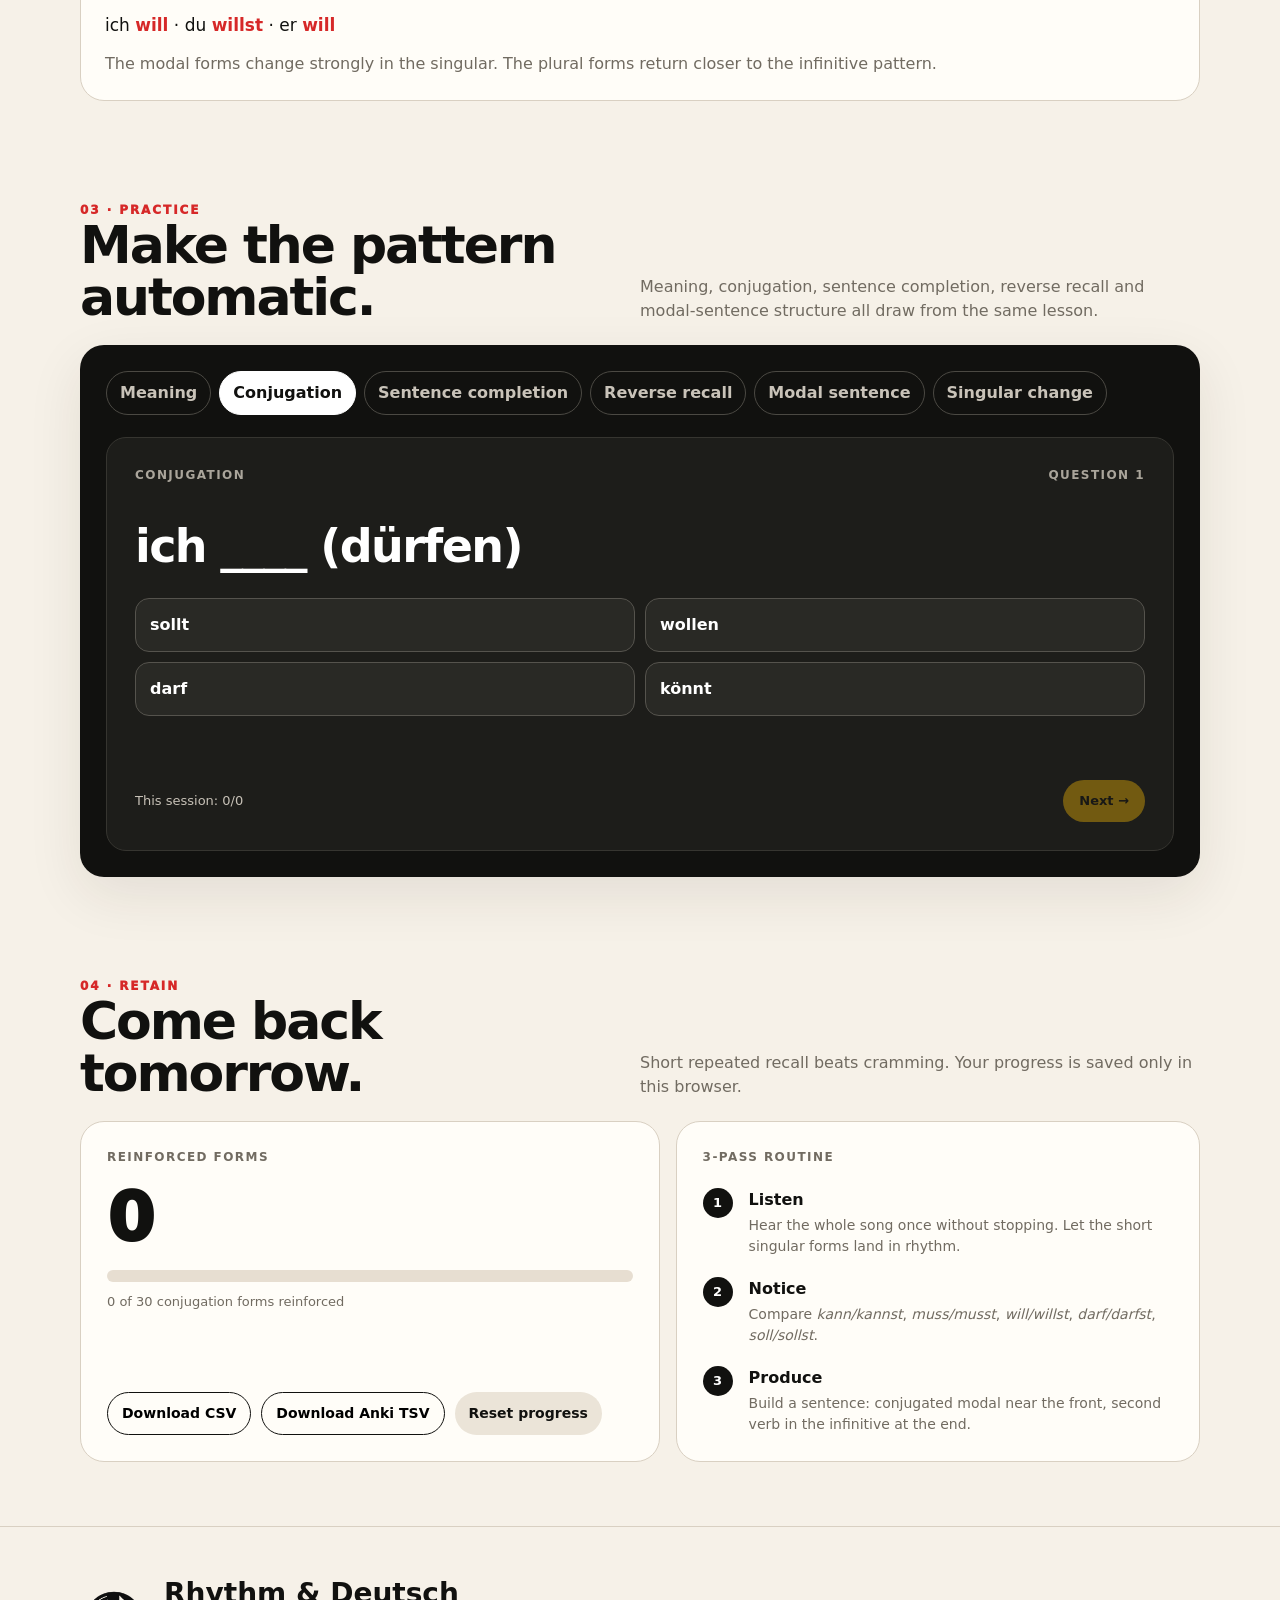
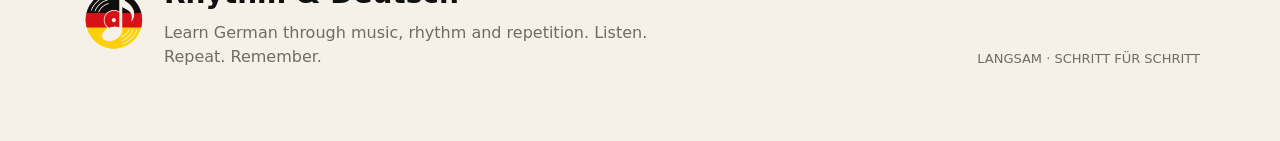
<file: schritt-fuer-schritt-vol-3/index.html>
<!doctype html>
<html lang="en">
<head>
<meta charset="utf-8">
<meta name="viewport" content="width=device-width,initial-scale=1,viewport-fit=cover">
<meta name="theme-color" content="#11110f">
<meta name="description" content="Practice five essential German modal verbs from Rhythm & Deutsch: können, müssen, wollen, dürfen and sollen.">
<title>Schritt für Schritt Vol. 3 — German Modal Verbs | Rhythm & Deutsch</title>
<link rel="icon" type="image/webp" href="../100-verbs/assets/logo.webp?v=20261006">
<link rel="apple-touch-icon" href="../100-verbs/assets/logo.webp?v=20261006">
<link rel="stylesheet" href="./styles.css?v=20261006">
<script defer src="https://cloud.umami.is/script.js" data-website-id="da624a16-4aff-4937-9284-92357a6e5438"></script>
</head>
<body>
<div class="flagbar"></div>

<nav>
  <div class="wrap navrow">
    <a class="brand" href="#top">
      <img class="brandlogo" src="../100-verbs/assets/logo.webp?v=20261006" alt="Rhythm & Deutsch logo">
      <span>Rhythm <b>&</b> Deutsch</span>
    </a>
    <div class="navlinks">
      <a href="#learn">Learn</a>
      <a href="#pattern">Pattern</a>
      <a href="#practice">Practice</a>
      <a href="#progress">Progress</a>
    </div>
  </div>
</nav>

<header class="hero" id="top">
  <div class="wrap">
    <div class="eyebrow">Conjugation Through Music · Vol. 3</div>
    <h1>5 German Modal Verbs</h1>
    <p>Master <strong>können, müssen, wollen, dürfen</strong> and <strong>sollen</strong> in the Präsens — then practise the sentence pattern that makes modal verbs work in real German.</p>
    <div class="actions">
      <a class="btn primary" href="#flashcards" data-umami-event="vol3-start-flashcards">Start flashcards →</a>
      <a class="btn secondary" href="#practice" data-umami-event="vol3-open-quiz">Take a quiz</a>
      <a class="btn secondary" href="#pattern" data-umami-event="vol3-open-modal-pattern">Learn the modal pattern</a>
      <button class="btn ghost" id="printBtn">Print lesson</button>
    </div>
    <div class="meta">
      <span>5 modal verbs</span><span>30 Präsens forms</span><span>6 practice modes</span><span>No signup</span><span>Progress stays on this device</span>
    </div>
  </div>
</header>

<main>
<section class="section" id="learn">
  <div class="wrap">
    <div class="sectionhead">
      <div><div class="eyebrow">01 · Learn</div><h2>Know the forms.</h2></div>
      <p>Choose a modal verb to inspect the full conjugation and useful example sentences.</p>
    </div>

    <div class="verbgrid" id="verbGrid"></div>
    <article class="lesson" id="lesson"></article>

    <div class="flashcard-section" id="flashcards">
      <div class="flashcard-heading">
        <div>
          <div class="eyebrow">30 conjugation flashcards</div>
          <h3>Recall before you reveal.</h3>
        </div>
        <p>Practise person + infinitive → form, reverse identification, or mix both directions.</p>
      </div>

      <div class="flash-toolbar">
        <label>Verb
          <select id="cardVerbFilter">
            <option value="all">All five verbs</option>
            <option value="können">können</option>
            <option value="müssen">müssen</option>
            <option value="wollen">wollen</option>
            <option value="dürfen">dürfen</option>
            <option value="sollen">sollen</option>
          </select>
        </label>
        <label>Direction
          <select id="cardDirection">
            <option value="prompt-form">Person + infinitive → form</option>
            <option value="form-prompt">Form → person + infinitive</option>
            <option value="mixed">Mixed</option>
          </select>
        </label>
        <button class="btn ghost compact" id="shuffleCards">↝ Shuffle</button>
      </div>

      <div class="flash-status">
        <span id="cardPosition">1 / 30</span>
        <span id="cardContext">können · modal</span>
      </div>

      <div class="flashcard-wrap">
        <button class="flashcard" id="flashcard" type="button" aria-label="Flip flashcard" aria-pressed="false">
          <span class="flashcard-inner">
            <span class="card-face card-front">
              <span class="card-number" id="frontNumber">01</span>
              <span class="card-kicker" id="frontKicker">Conjugate</span>
              <strong class="card-prompt" id="frontPrompt">ich + können</strong>
              <span class="tap-hint">Tap to reveal</span>
            </span>
            <span class="card-face card-back">
              <span class="card-number" id="backNumber">01</span>
              <strong class="card-answer" id="backAnswer">ich kann</strong>
              <span class="card-example-de" id="cardExampleDe">Ich kann Deutsch sprechen.</span>
              <span class="card-example-en" id="cardExampleEn">I can speak German.</span>
            </span>
          </span>
        </button>
      </div>

      <div class="flash-audio">
        <button class="btn secondary compact" id="speakCard">🔊 Hear German</button>
        <button class="btn secondary compact disabled" id="songCard" type="button" disabled>▶ Song link after release</button>
      </div>
      <div class="flash-rating">
        <button class="review-btn" id="reviewCard">Practice again</button>
        <button class="known-btn" id="knownCard">I know this ✓</button>
      </div>
      <div class="flash-nav">
        <button class="btn ghost compact" id="prevCard">← Previous</button>
        <button class="btn ghost compact" id="nextCard">Next →</button>
      </div>
      <p class="keyboard-note">Swipe ←/→ to move · Tap = flip · Keyboard: Space = flip · ←/→ = move · 1 = practice again · 2 = known</p>
    </div>
  </div>
</section>

<section class="section" id="pattern">
  <div class="wrap">
    <div class="sectionhead">
      <div><div class="eyebrow">02 · Pattern</div><h2>Modal verb now. Infinitive later.</h2></div>
      <p>In a simple German main clause, the modal verb is conjugated and the second verb usually goes to the end as an infinitive.</p>
    </div>

    <div class="pattern-grid">
      <article class="pattern-card">
        <div class="pattern-rule">MODAL VERB + … + INFINITIVE</div>
        <div class="pattern-sentence"><strong>Ich kann</strong> Deutsch <mark>sprechen</mark>.</div>
        <div class="pattern-en">I can speak German.</div>
      </article>
      <article class="pattern-card">
        <div class="pattern-rule">MODAL VERB + … + INFINITIVE</div>
        <div class="pattern-sentence"><strong>Ich muss</strong> heute <mark>arbeiten</mark>.</div>
        <div class="pattern-en">I have to work today.</div>
      </article>
      <article class="pattern-card">
        <div class="pattern-rule">MODAL VERB + … + INFINITIVE</div>
        <div class="pattern-sentence"><strong>Ich will</strong> nach Hause <mark>gehen</mark>.</div>
        <div class="pattern-en">I want to go home.</div>
      </article>
    </div>

    <div class="pattern-note">
      <strong>Notice the singular:</strong>
      <span>ich <b>kann</b> · du <b>kannst</b> · er <b>kann</b></span>
      <span>ich <b>muss</b> · du <b>musst</b> · er <b>muss</b></span>
      <span>ich <b>will</b> · du <b>willst</b> · er <b>will</b></span>
      <p>The modal forms change strongly in the singular. The plural forms return closer to the infinitive pattern.</p>
    </div>
  </div>
</section>

<section class="section" id="practice">
  <div class="wrap">
    <div class="sectionhead">
      <div><div class="eyebrow">03 · Practice</div><h2>Make the pattern automatic.</h2></div>
      <p>Meaning, conjugation, sentence completion, reverse recall and modal-sentence structure all draw from the same lesson.</p>
    </div>
    <div class="practice">
      <div class="tabs" id="tabs"></div>
      <div class="quiz">
        <div class="qmeta"><span id="qMode"></span><span id="qCount"></span></div>
        <div class="question" id="question"></div>
        <div class="answers" id="answers"></div>
        <div class="feedback" id="feedback"></div>
        <div class="quizfoot"><span id="score"></span><button id="nextBtn" disabled>Next →</button></div>
      </div>
    </div>
  </div>
</section>

<section class="section" id="progress">
  <div class="wrap">
    <div class="sectionhead">
      <div><div class="eyebrow">04 · Retain</div><h2>Come back tomorrow.</h2></div>
      <p>Short repeated recall beats cramming. Your progress is saved only in this browser.</p>
    </div>

    <div class="retain-grid">
      <article class="retain-card">
        <div class="retain-title">REINFORCED FORMS</div>
        <div class="retain-number" id="mastered">0</div>
        <div class="bar"><span id="bar"></span></div>
        <div class="retain-copy" id="progressLabel">0 of 30 conjugation forms reinforced</div>
        <div class="downloads">
          <button class="btn secondary compact" id="csvBtn">Download CSV</button>
          <button class="btn secondary compact" id="ankiBtn">Download Anki TSV</button>
          <button class="btn ghost compact" id="resetBtn">Reset progress</button>
        </div>
      </article>

      <article class="retain-card">
        <div class="retain-title">3-PASS ROUTINE</div>
        <ol class="routine">
          <li><div><strong>Listen</strong><span>Hear the whole song once without stopping. Let the short singular forms land in rhythm.</span></div></li>
          <li><div><strong>Notice</strong><span>Compare <em>kann/kannst</em>, <em>muss/musst</em>, <em>will/willst</em>, <em>darf/darfst</em>, <em>soll/sollst</em>.</span></div></li>
          <li><div><strong>Produce</strong><span>Build a sentence: conjugated modal near the front, second verb in the infinitive at the end.</span></div></li>
        </ol>
      </article>
    </div>
  </div>
</section>
</main>

<footer>
  <div class="wrap footrow">
    <div class="footerbrand">
      <img class="footerbrandlogo" src="../100-verbs/assets/logo.webp?v=20261006" alt="Rhythm & Deutsch logo">
      <div>
        <strong>Rhythm & Deutsch</strong>
        <p>Learn German through music, rhythm and repetition. Listen. Repeat. Remember.</p>
      </div>
    </div>
    <div class="small">LANGSAM · SCHRITT FÜR SCHRITT</div>
  </div>
</footer>

<script src="./app.js?v=20261006"></script>
</body>
</html>
</file>
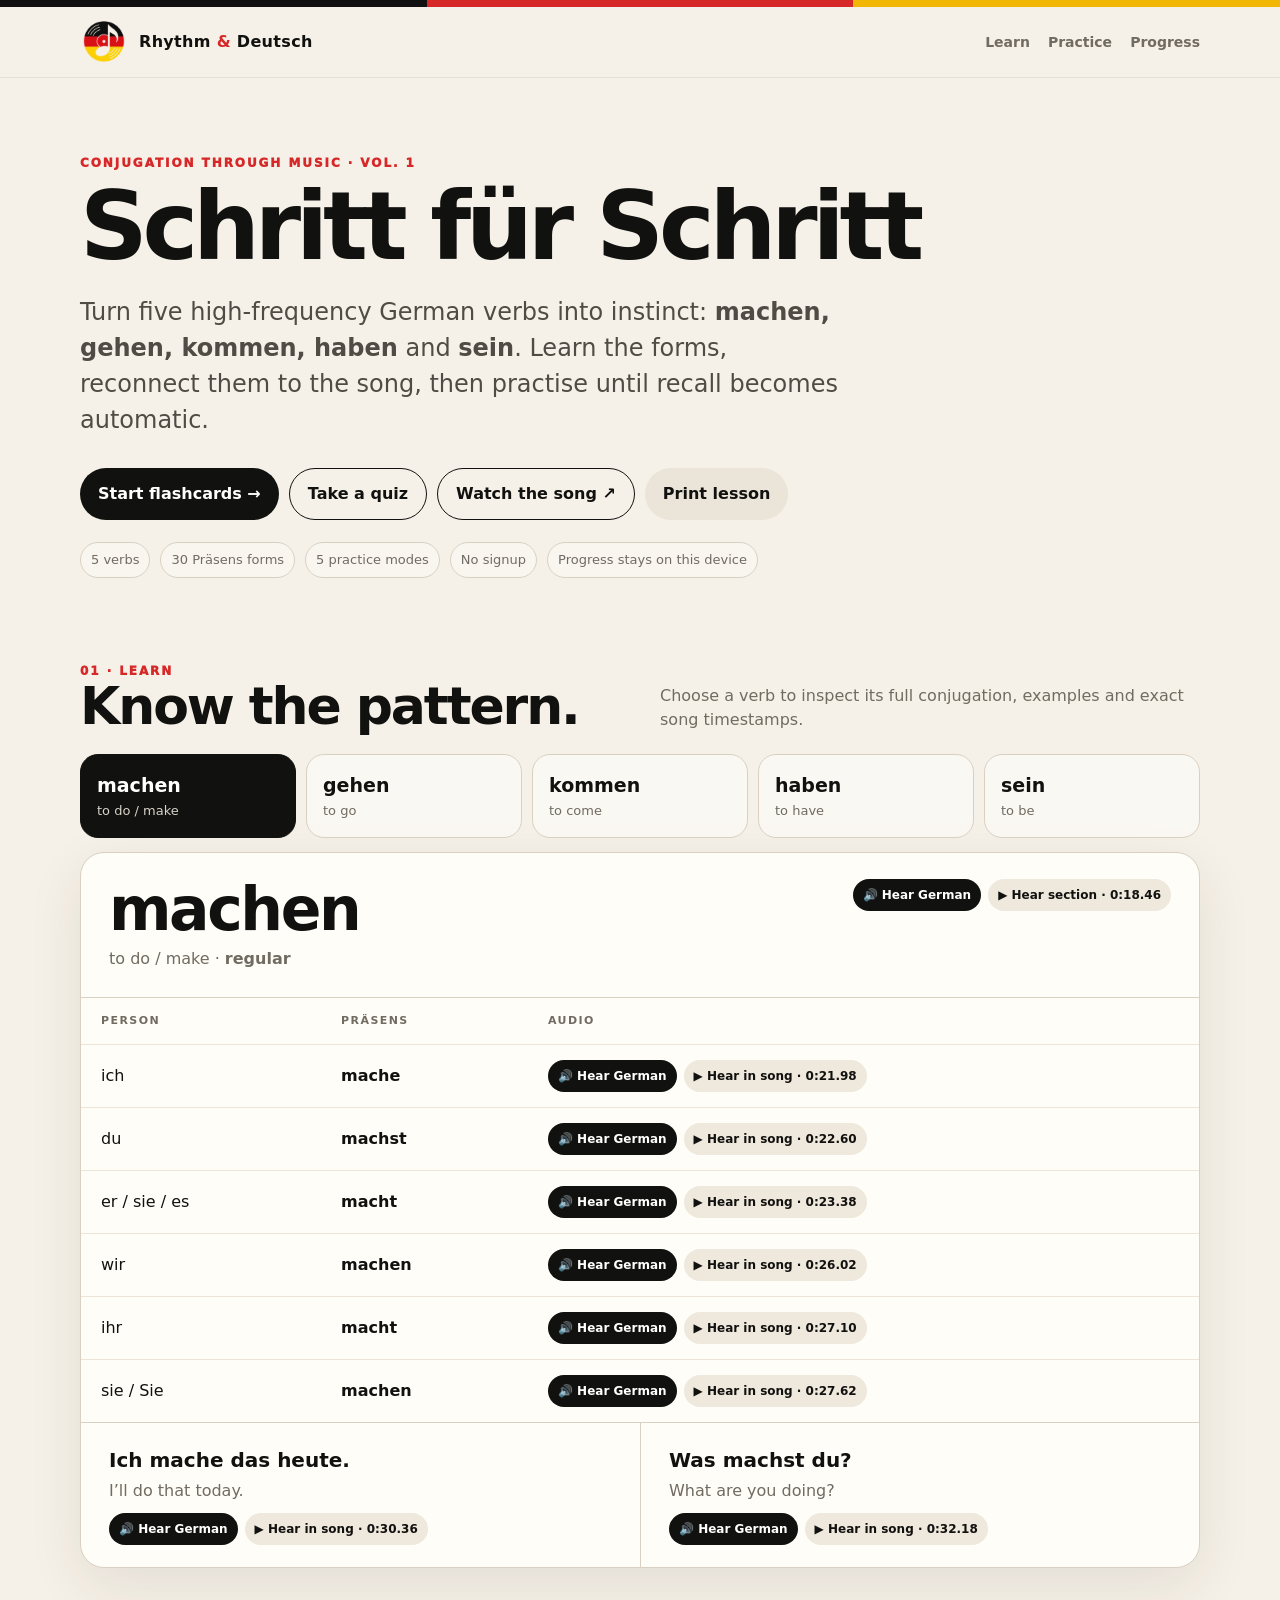
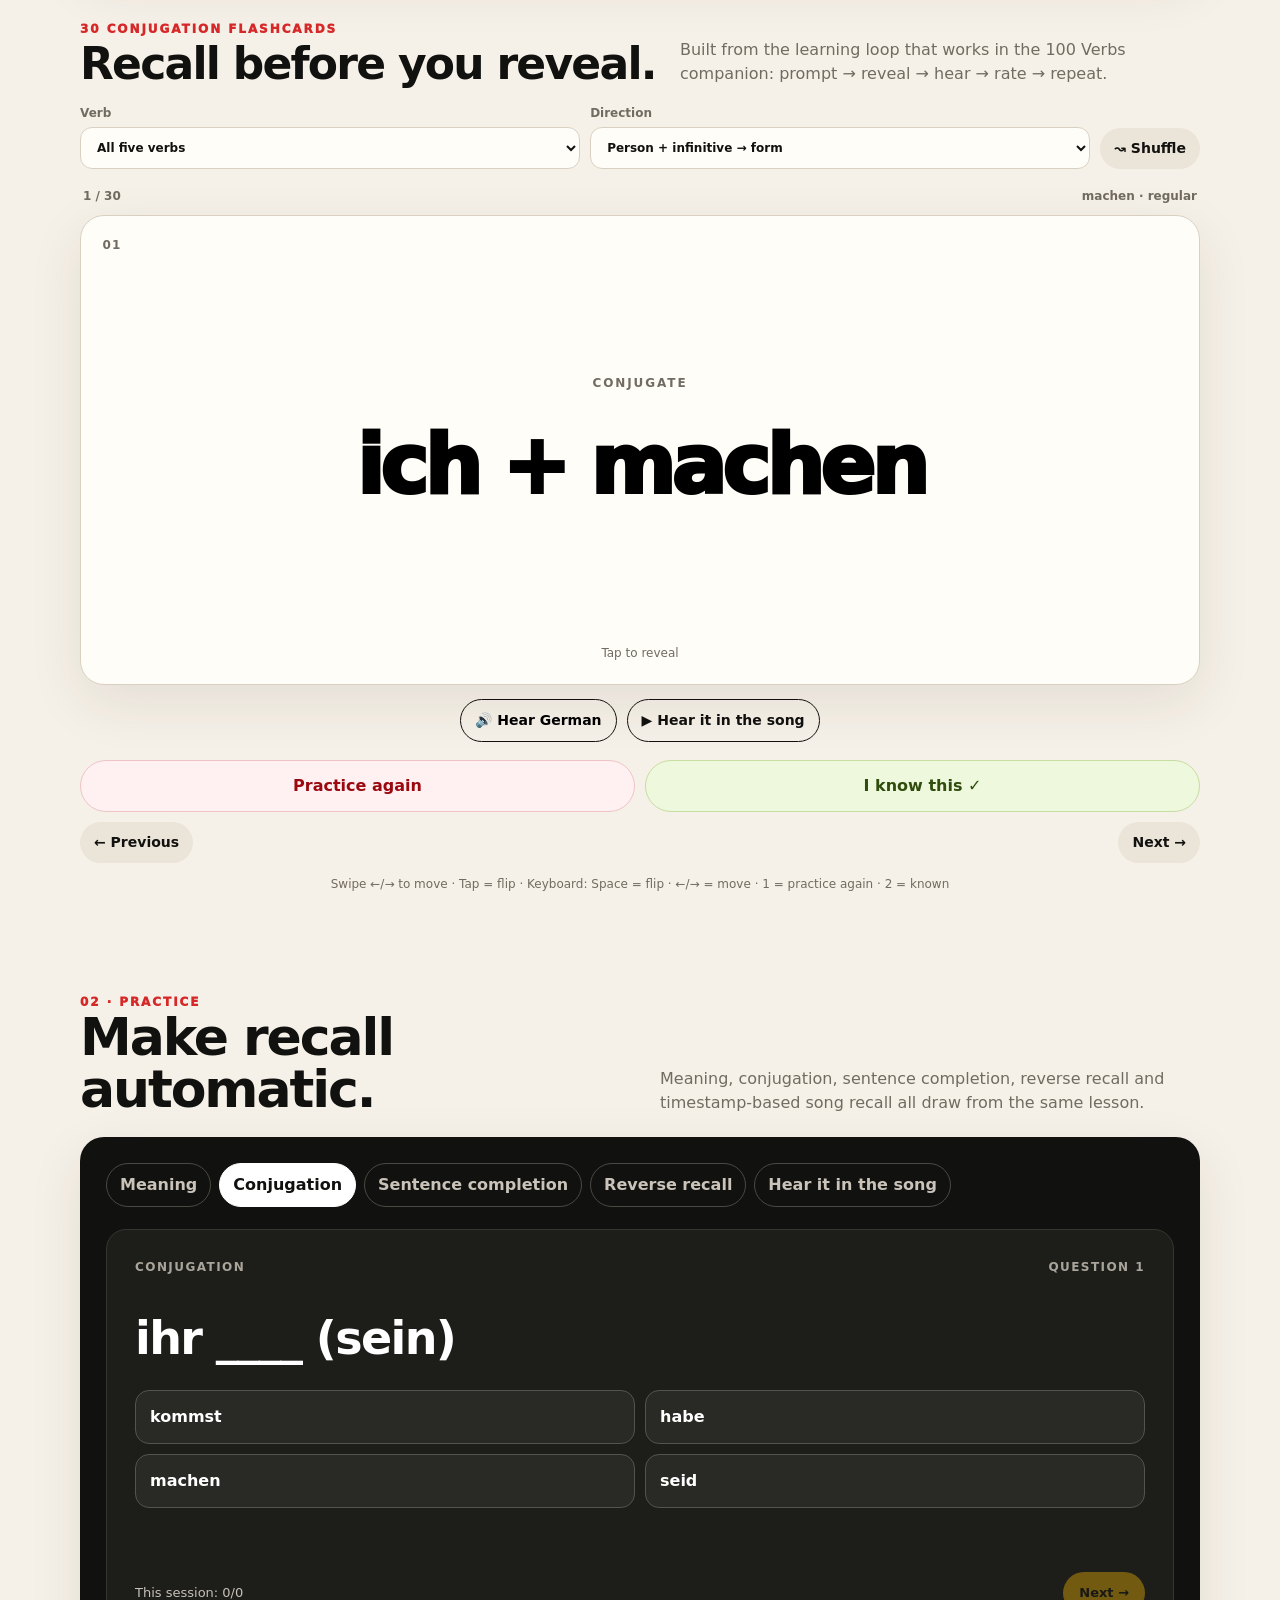
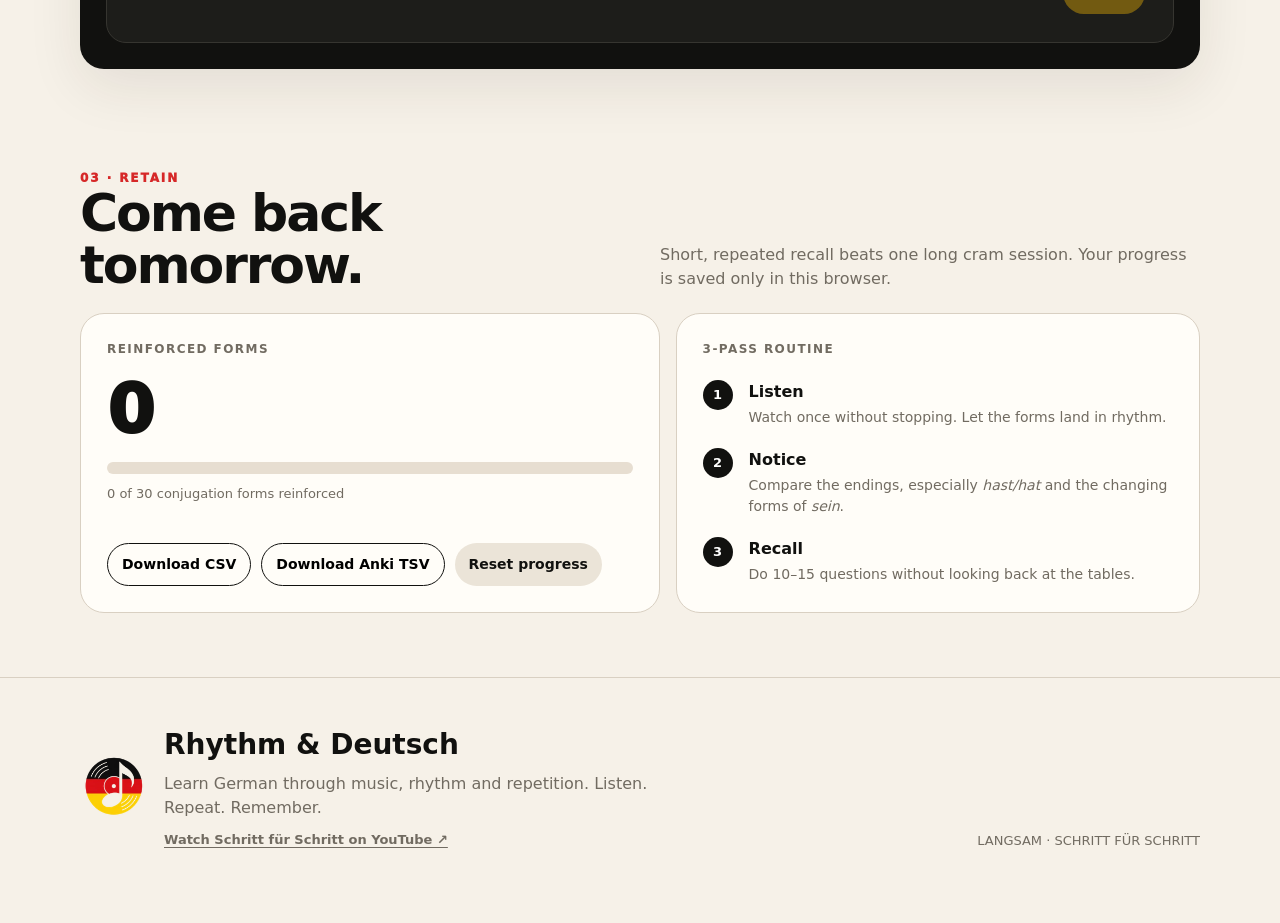
<file: schritt-fuer-schritt/index.html>
<!doctype html>
<html lang="en">
<head>
<meta charset="utf-8">
<meta name="viewport" content="width=device-width,initial-scale=1,viewport-fit=cover">
<meta name="theme-color" content="#11110f">
<meta name="description" content="Practice five essential German verbs from Rhythm & Deutsch: machen, gehen, kommen, haben and sein.">
<title>Schritt für Schritt — Rhythm & Deutsch</title>
<link rel="icon" type="image/webp" href="../100-verbs/assets/logo.webp?v=20261001">
<link rel="apple-touch-icon" href="../100-verbs/assets/logo.webp?v=20261001">
<link rel="stylesheet" href="./styles.css?v=20261001-3">
</head>
<body>
<div class="flagbar"></div>

<nav>
  <div class="wrap navrow">
    <a class="brand" href="#top">
      <img class="brandlogo" src="../100-verbs/assets/logo.webp?v=20261001" alt="Rhythm & Deutsch logo">
      <span>Rhythm <b>&</b> Deutsch</span>
    </a>
    <div class="navlinks">
      <a href="#learn">Learn</a>
      <a href="#practice">Practice</a>
      <a href="#progress">Progress</a>
    </div>
  </div>
</nav>

<header class="hero" id="top">
  <div class="wrap">
    <div class="eyebrow">Conjugation Through Music · Vol. 1</div>
    <h1>Schritt für Schritt</h1>
    <p>Turn five high-frequency German verbs into instinct: <strong>machen, gehen, kommen, haben</strong> and <strong>sein</strong>. Learn the forms, reconnect them to the song, then practise until recall becomes automatic.</p>
    <div class="actions">
      <a class="btn primary" href="#flashcards">Start flashcards →</a>
      <a class="btn secondary" href="#practice">Take a quiz</a>
      <a class="btn secondary" href="https://youtu.be/YMZONJcQjhY" target="_blank" rel="noopener">Watch the song ↗</a>
      <button class="btn ghost" id="printBtn">Print lesson</button>
    </div>
    <div class="meta">
      <span>5 verbs</span><span>30 Präsens forms</span><span>5 practice modes</span><span>No signup</span><span>Progress stays on this device</span>
    </div>
  </div>
</header>

<main>
<section class="section" id="learn">
  <div class="wrap">
    <div class="sectionhead">
      <div><div class="eyebrow">01 · Learn</div><h2>Know the pattern.</h2></div>
      <p>Choose a verb to inspect its full conjugation, examples and exact song timestamps.</p>
    </div>

    <div class="verbgrid" id="verbGrid"></div>
    <article class="lesson" id="lesson"></article>

    <div class="flashcard-section" id="flashcards">
      <div class="flashcard-heading">
        <div>
          <div class="eyebrow">30 conjugation flashcards</div>
          <h3>Recall before you reveal.</h3>
        </div>
        <p>Built from the learning loop that works in the 100 Verbs companion: prompt → reveal → hear → rate → repeat.</p>
      </div>

      <div class="flash-toolbar">
        <label>Verb
          <select id="cardVerbFilter">
            <option value="all">All five verbs</option>
            <option value="machen">machen</option>
            <option value="gehen">gehen</option>
            <option value="kommen">kommen</option>
            <option value="haben">haben</option>
            <option value="sein">sein</option>
          </select>
        </label>
        <label>Direction
          <select id="cardDirection">
            <option value="prompt-form">Person + infinitive → form</option>
            <option value="form-prompt">Form → person + infinitive</option>
            <option value="mixed">Mixed</option>
          </select>
        </label>
        <button class="btn ghost compact" id="shuffleCards">↝ Shuffle</button>
      </div>

      <div class="flash-status">
        <span id="cardPosition">1 / 30</span>
        <span id="cardContext">machen · regular</span>
      </div>

      <div class="flashcard-wrap">
        <button class="flashcard" id="flashcard" type="button" aria-label="Flip flashcard" aria-pressed="false">
          <span class="flashcard-inner">
            <span class="card-face card-front">
              <span class="card-number" id="frontNumber">01</span>
              <span class="card-kicker" id="frontKicker">Conjugate</span>
              <strong class="card-prompt" id="frontPrompt">ich + machen</strong>
              <span class="tap-hint">Tap to reveal</span>
            </span>
            <span class="card-face card-back">
              <span class="card-number" id="backNumber">01</span>
              <strong class="card-answer" id="backAnswer">ich mache</strong>
              <span class="card-example-de" id="cardExampleDe">Ich mache das heute.</span>
              <span class="card-example-en" id="cardExampleEn">I’ll do that today.</span>
            </span>
          </span>
        </button>
      </div>

      <div class="flash-audio">
        <button class="btn secondary compact" id="speakCard">🔊 Hear German</button>
        <a class="btn secondary compact" id="songCard" href="https://youtu.be/YMZONJcQjhY" target="_blank" rel="noopener">▶ Hear it in the song</a>
      </div>
      <div class="flash-rating">
        <button class="review-btn" id="reviewCard">Practice again</button>
        <button class="known-btn" id="knownCard">I know this ✓</button>
      </div>
      <div class="flash-nav">
        <button class="btn ghost compact" id="prevCard">← Previous</button>
        <button class="btn ghost compact" id="nextCard">Next →</button>
      </div>
      <p class="keyboard-note">Swipe ←/→ to move · Tap = flip · Keyboard: Space = flip · ←/→ = move · 1 = practice again · 2 = known</p>
    </div>
  </div>
</section>

<section class="section" id="practice">
  <div class="wrap">
    <div class="sectionhead">
      <div><div class="eyebrow">02 · Practice</div><h2>Make recall automatic.</h2></div>
      <p>Meaning, conjugation, sentence completion, reverse recall and timestamp-based song recall all draw from the same lesson.</p>
    </div>
    <div class="practice">
      <div class="tabs" id="tabs"></div>
      <div class="quiz">
        <div class="qmeta"><span id="qMode"></span><span id="qCount"></span></div>
        <div class="question" id="question"></div>
        <div class="answers" id="answers"></div>
        <div class="feedback" id="feedback"></div>
        <div class="quizfoot"><span id="score"></span><button id="nextBtn" disabled>Next →</button></div>
      </div>
    </div>
  </div>
</section>

<section class="section" id="progress">
  <div class="wrap">
    <div class="sectionhead">
      <div><div class="eyebrow">03 · Retain</div><h2>Come back tomorrow.</h2></div>
      <p>Short, repeated recall beats one long cram session. Your progress is saved only in this browser.</p>
    </div>

    <div class="retain-grid">
      <article class="retain-card">
        <div class="retain-title">REINFORCED FORMS</div>
        <div class="retain-number" id="mastered">0</div>
        <div class="bar"><span id="bar"></span></div>
        <div class="retain-copy" id="progressLabel">0 of 30 conjugation forms reinforced</div>
        <div class="downloads">
          <button class="btn secondary compact" id="csvBtn">Download CSV</button>
          <button class="btn secondary compact" id="ankiBtn">Download Anki TSV</button>
          <button class="btn ghost compact" id="resetBtn">Reset progress</button>
        </div>
      </article>

      <article class="retain-card">
        <div class="retain-title">3-PASS ROUTINE</div>
        <ol class="routine">
          <li><div><strong>Listen</strong><span>Watch once without stopping. Let the forms land in rhythm.</span></div></li>
          <li><div><strong>Notice</strong><span>Compare the endings, especially <em>hast/hat</em> and the changing forms of <em>sein</em>.</span></div></li>
          <li><div><strong>Recall</strong><span>Do 10–15 questions without looking back at the tables.</span></div></li>
        </ol>
      </article>
    </div>
  </div>
</section>
</main>

<footer>
  <div class="wrap footrow">
    <div class="footerbrand">
      <img class="footerbrandlogo" src="../100-verbs/assets/logo.webp?v=20261001" alt="Rhythm & Deutsch logo">
      <div>
        <strong>Rhythm & Deutsch</strong>
        <p>Learn German through music, rhythm and repetition. Listen. Repeat. Remember.</p>
        <a class="songlink" href="https://youtu.be/YMZONJcQjhY" target="_blank" rel="noopener">Watch Schritt für Schritt on YouTube ↗</a>
      </div>
    </div>
    <div class="small">LANGSAM · SCHRITT FÜR SCHRITT</div>
  </div>
</footer>
<script src="./app.js?v=20261001-3"></script>
</body>
</html>
</file>
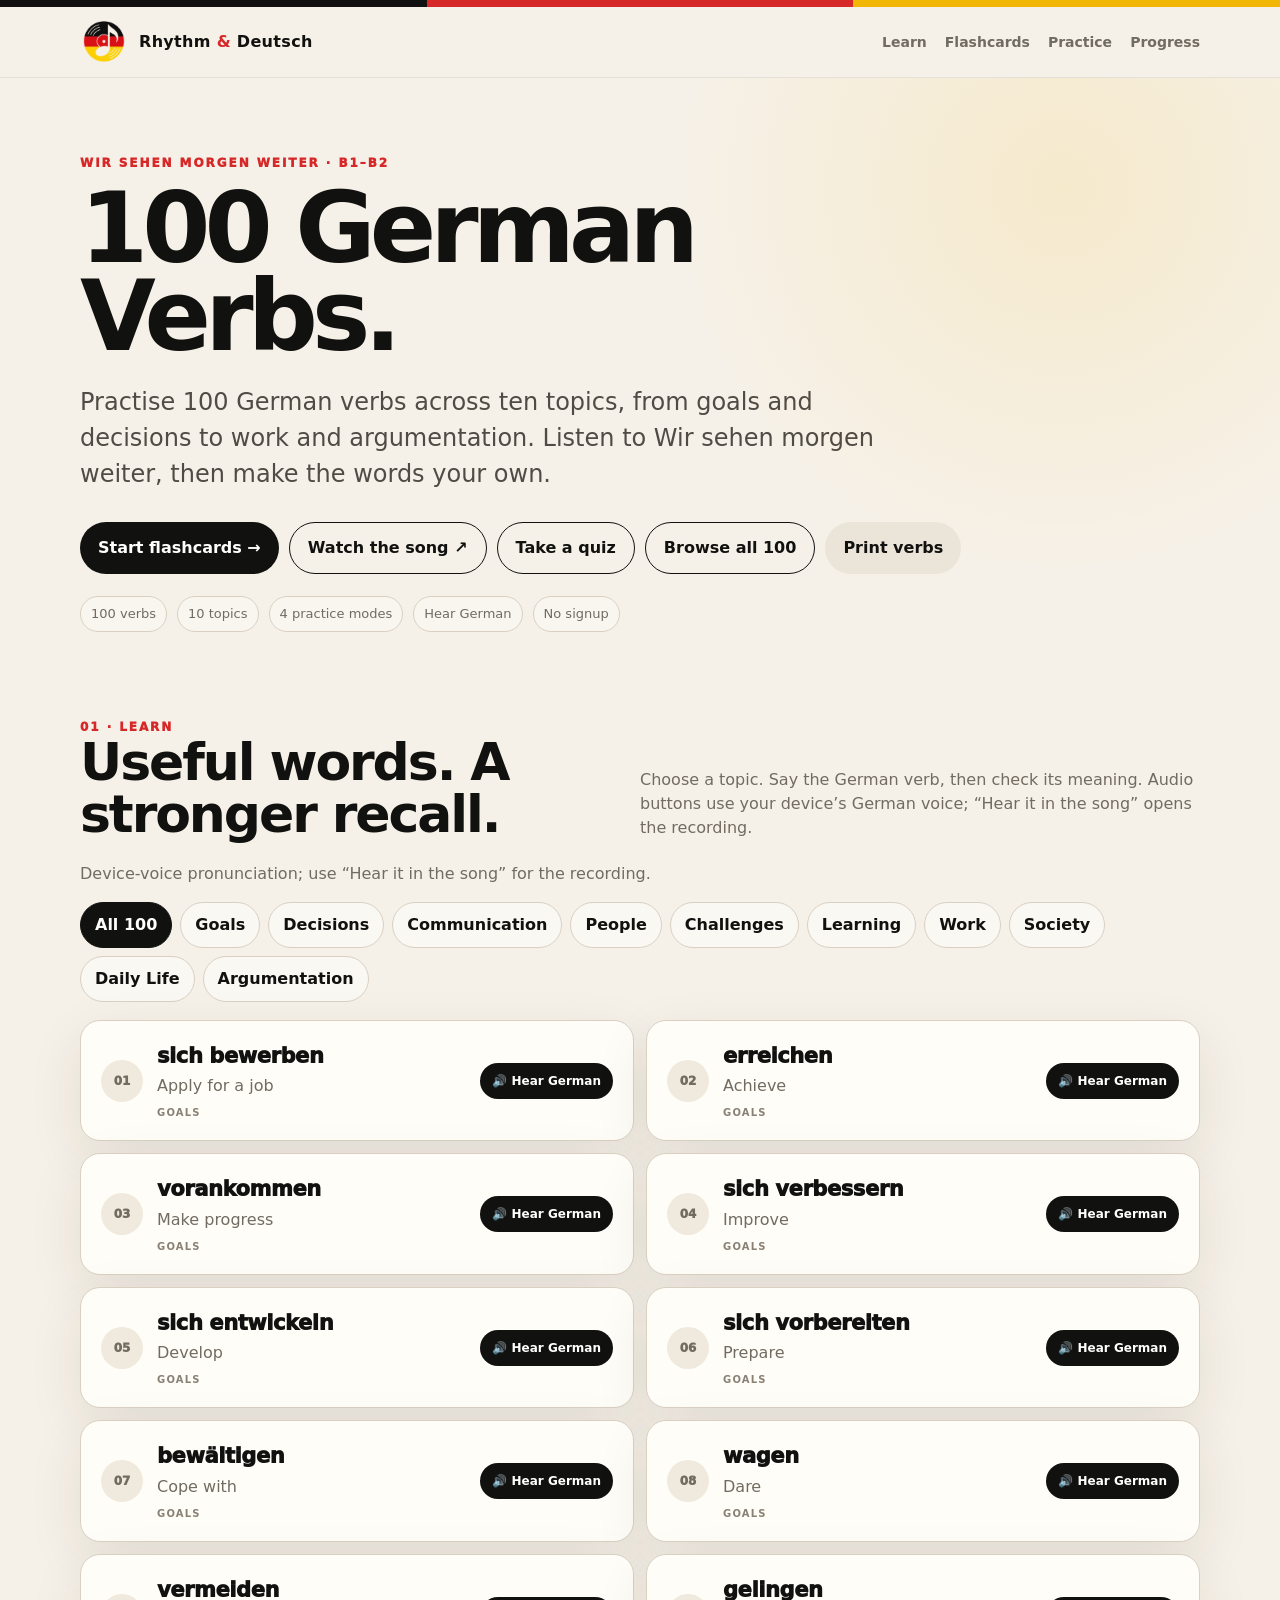
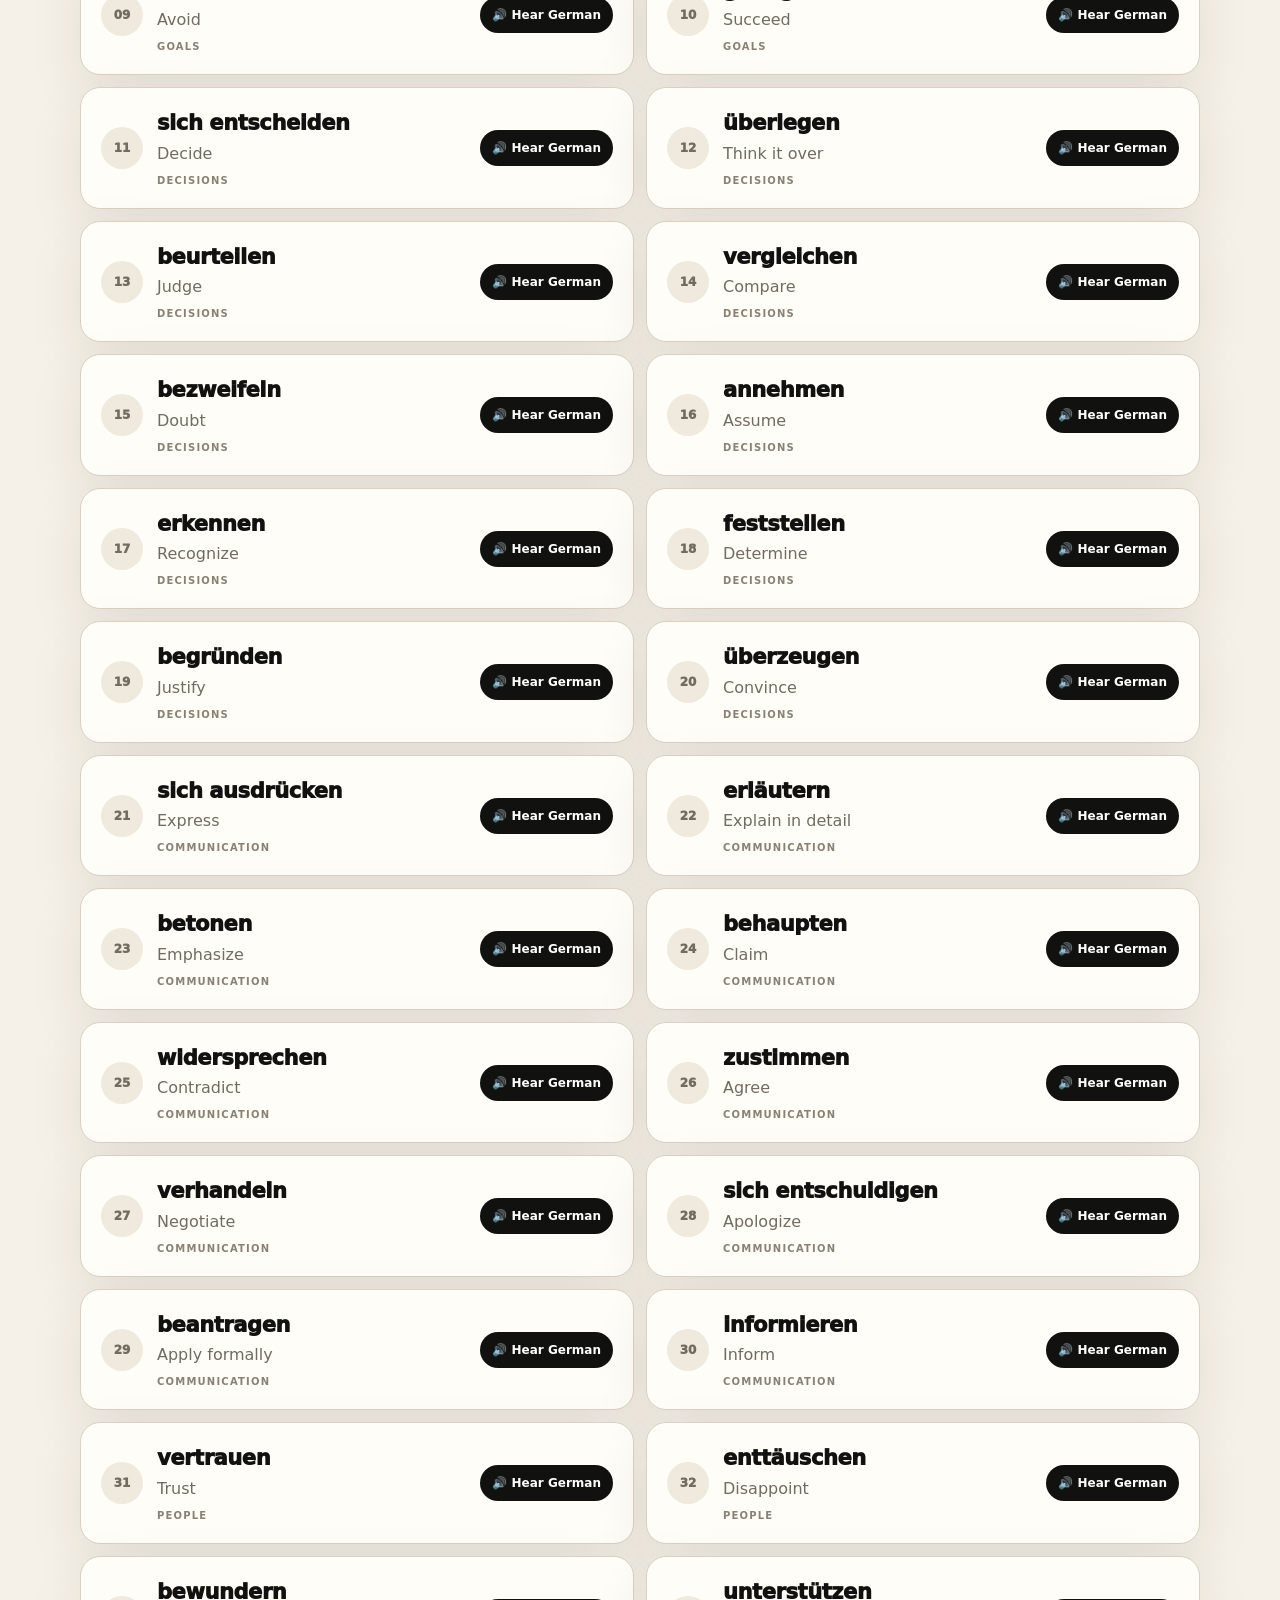
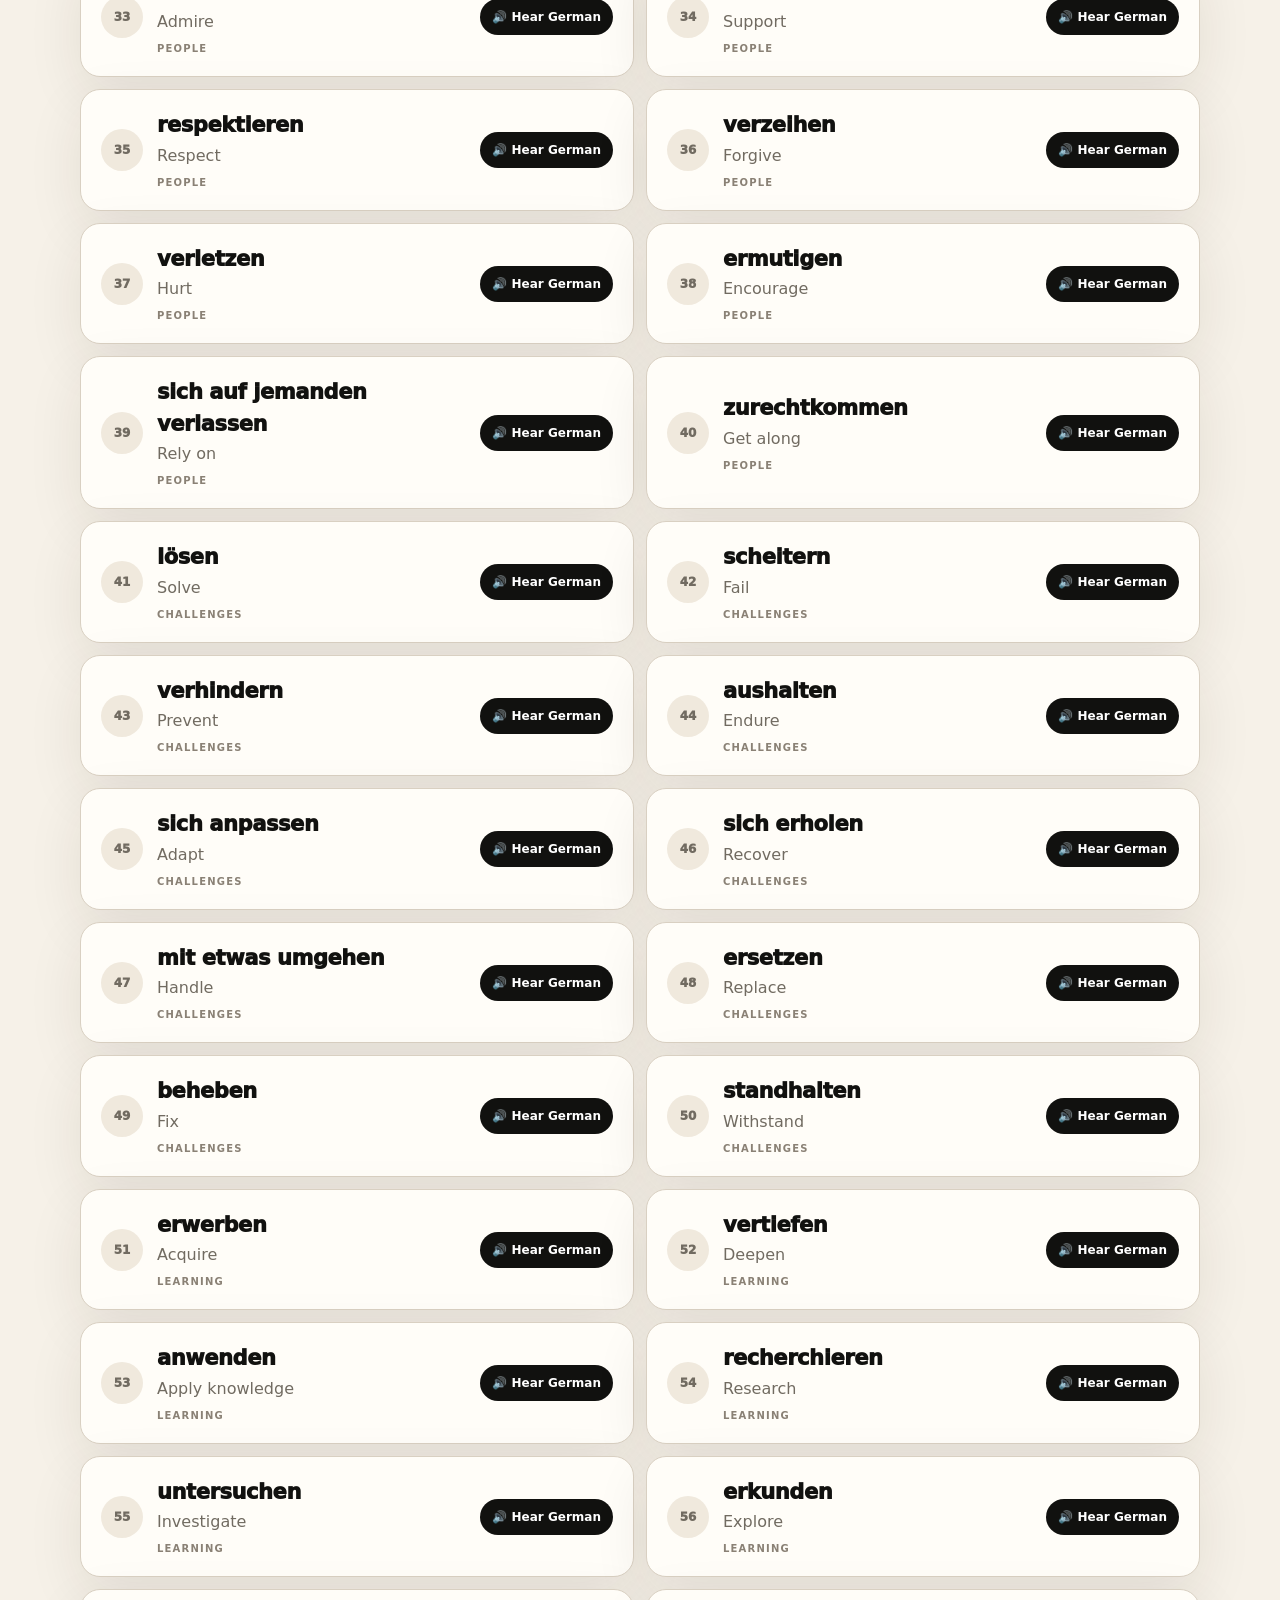
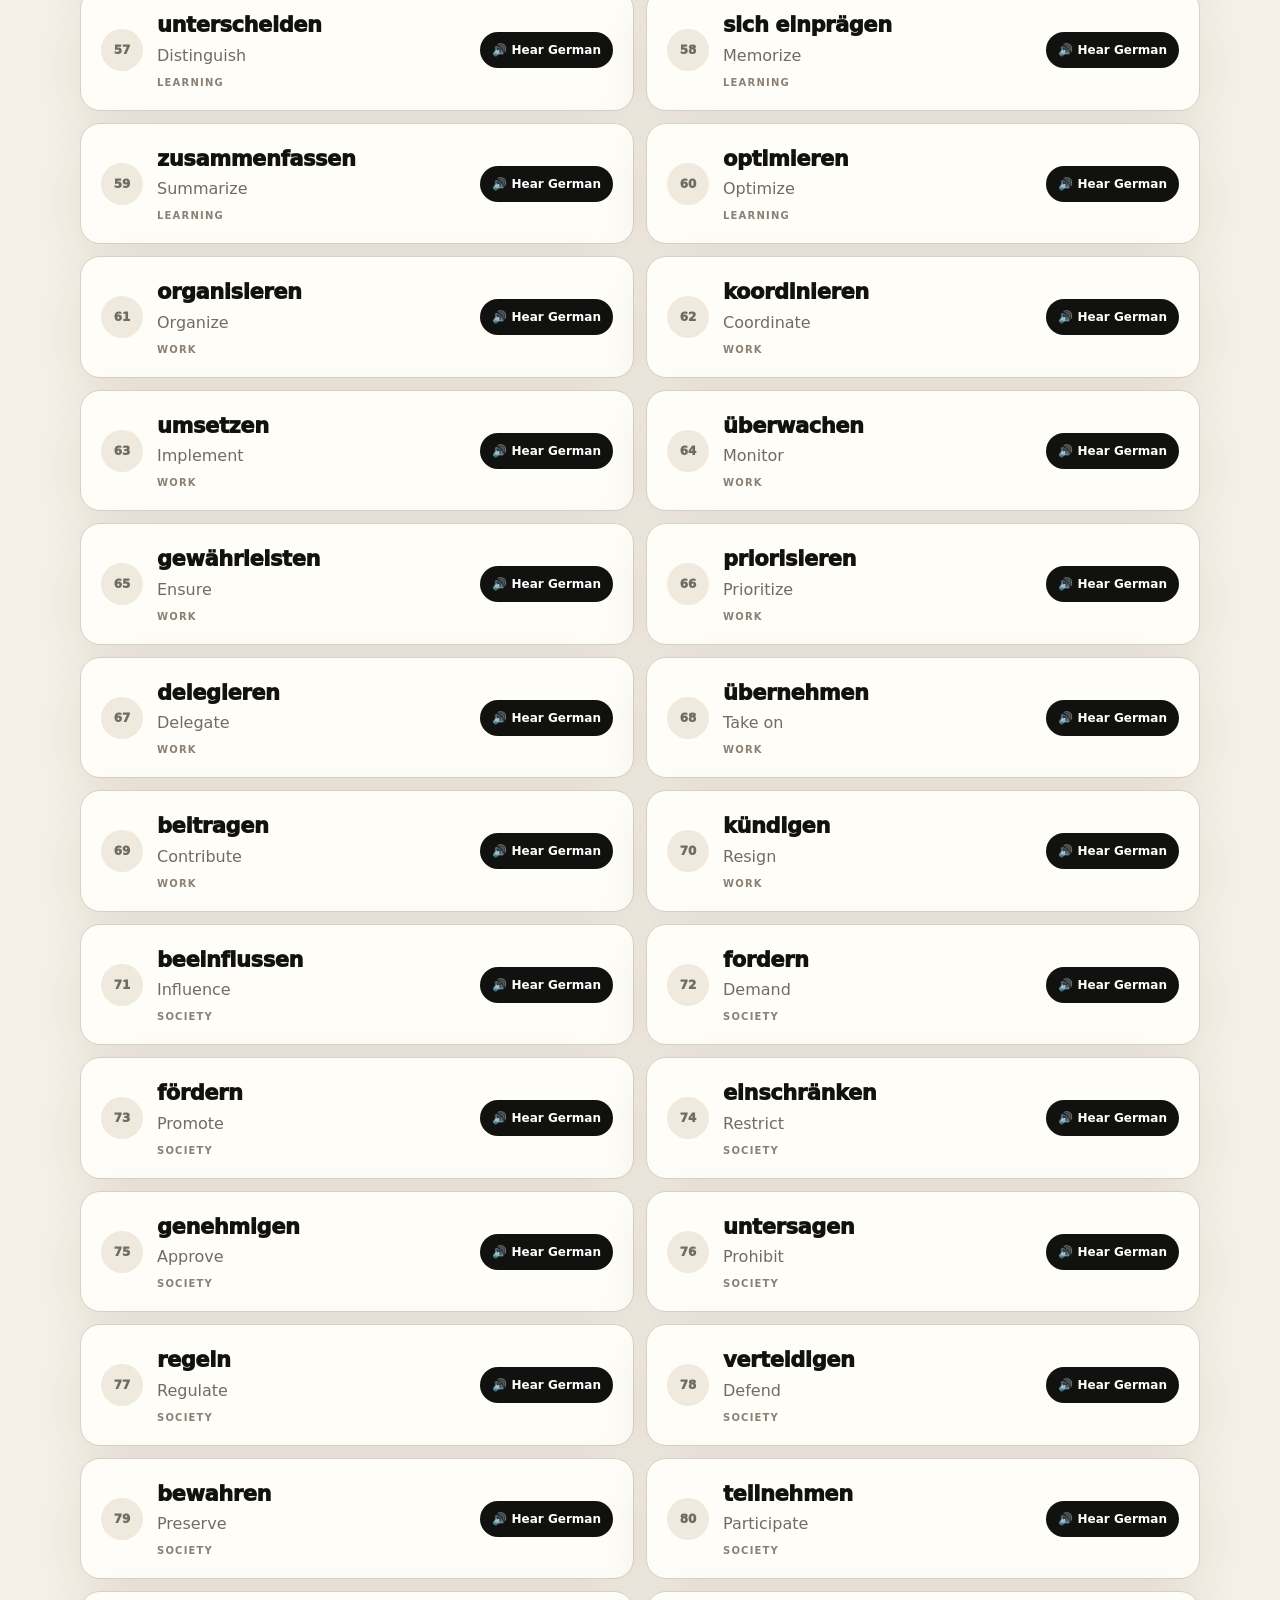
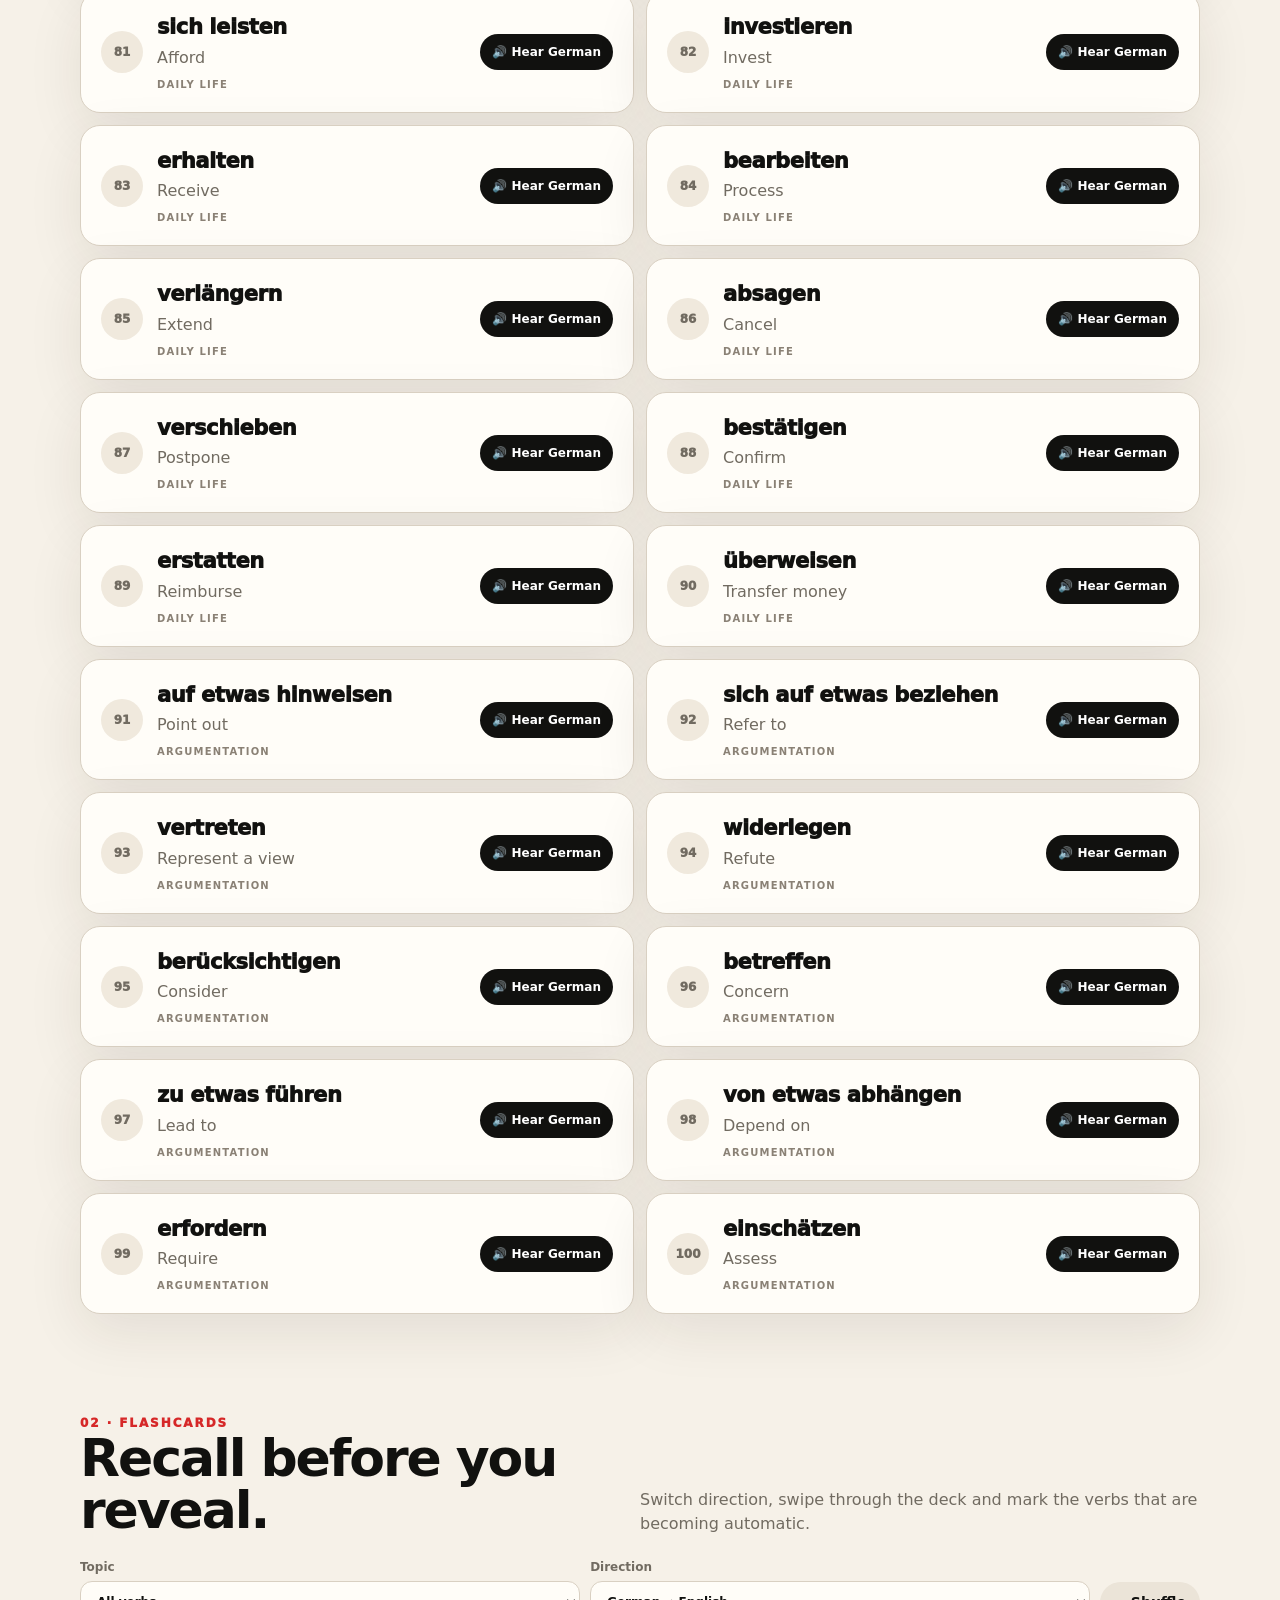
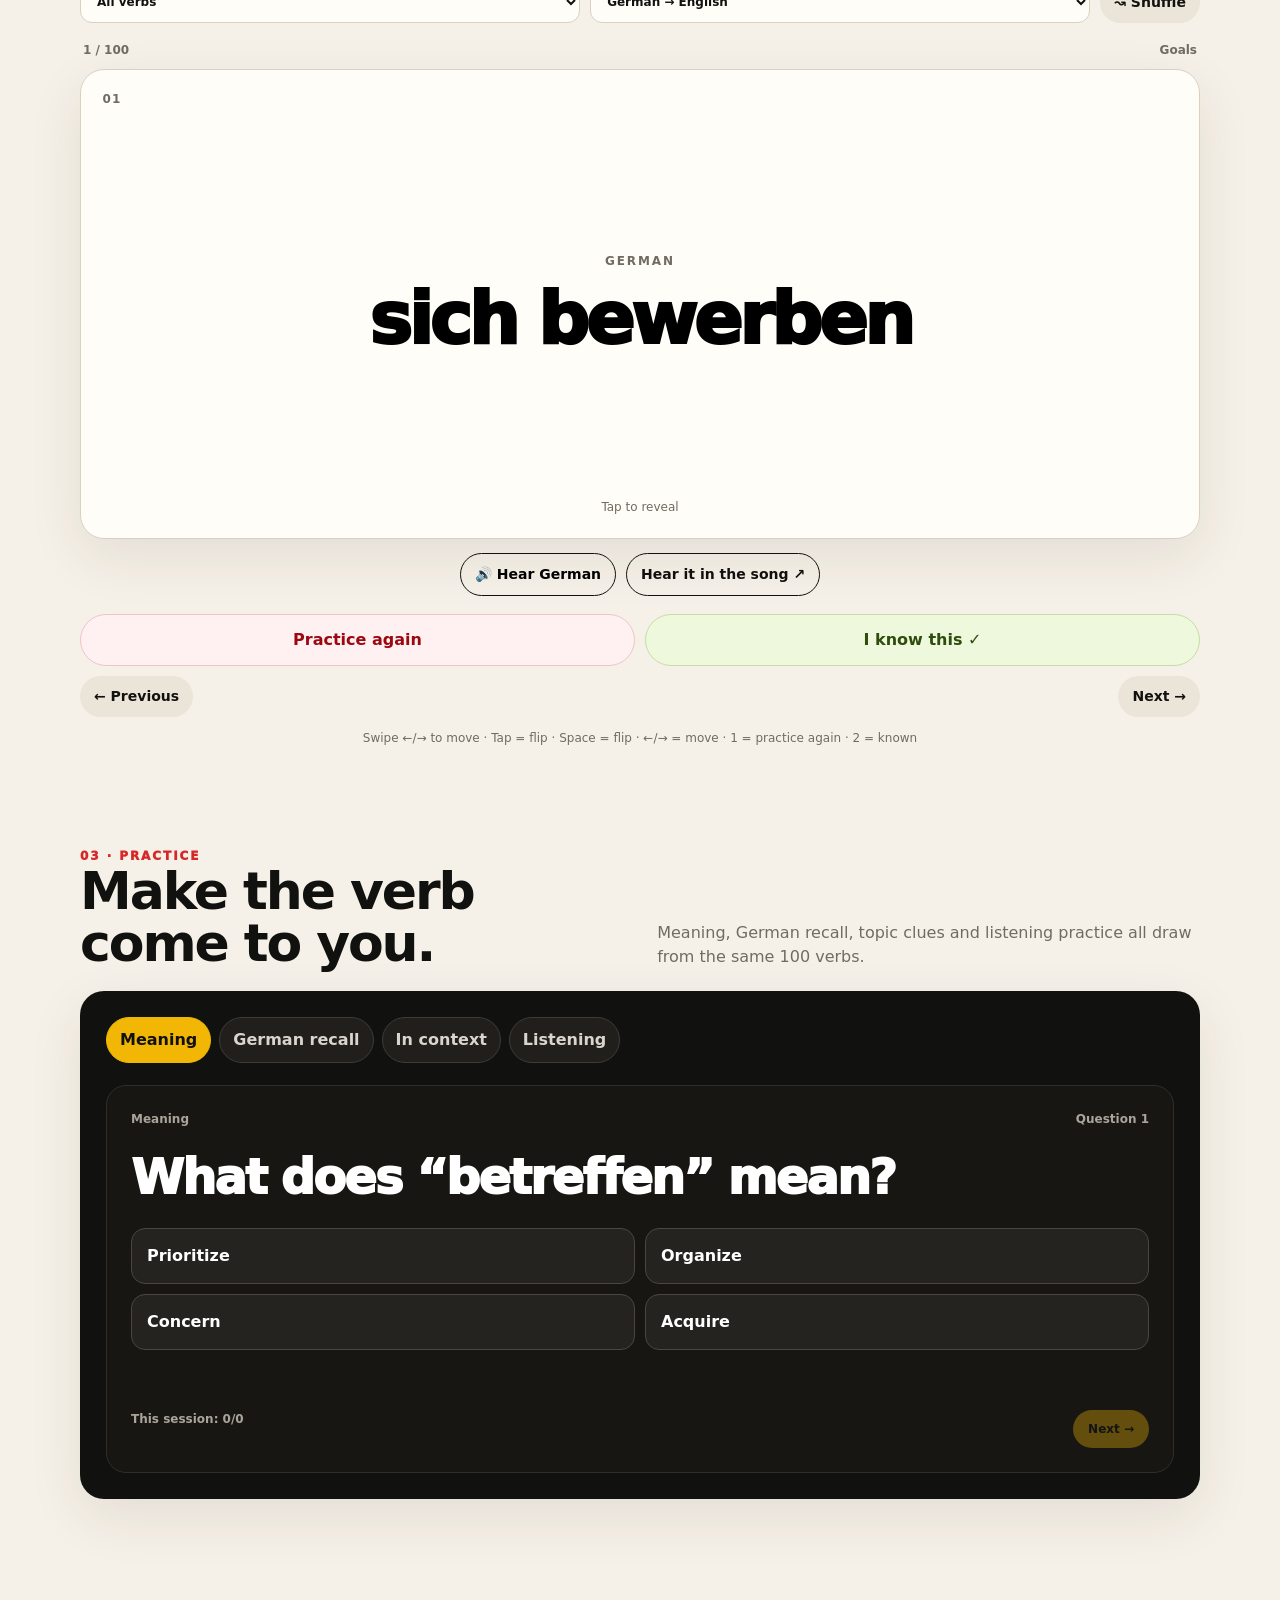
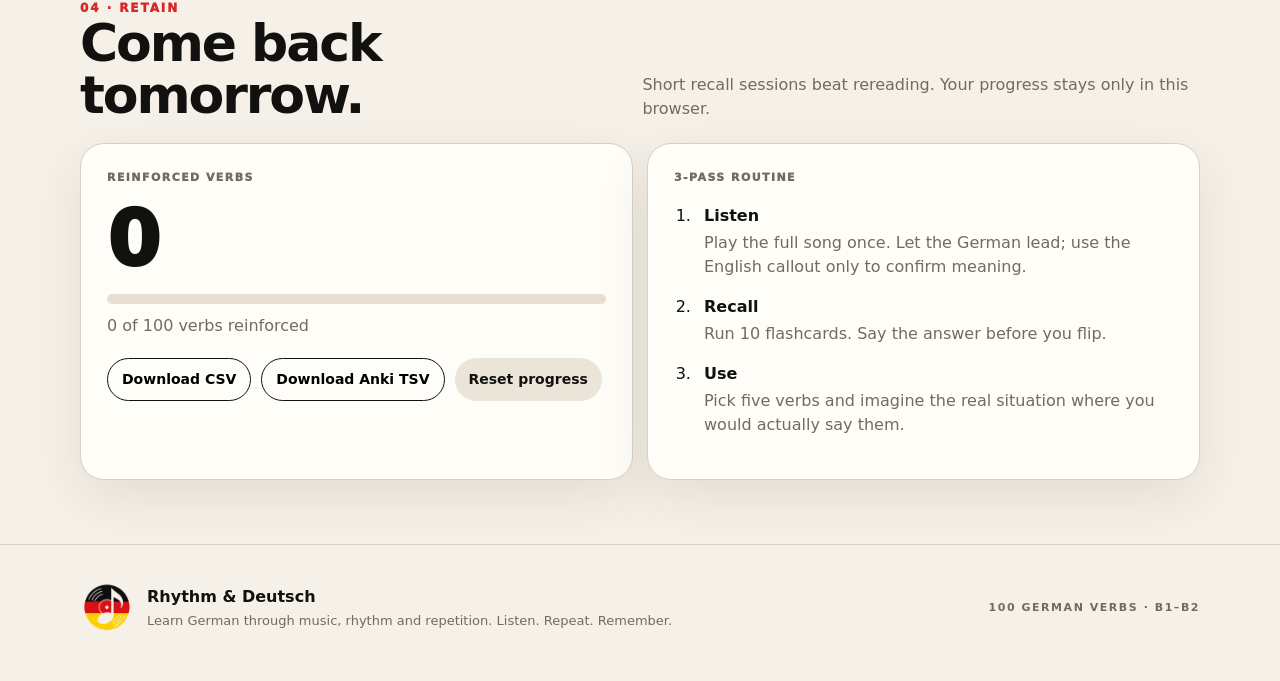
<file: wir-sehen-morgen-weiter/index.html>
<!doctype html>
<html lang="en">
<head>
<meta charset="utf-8">
<meta name="viewport" content="width=device-width,initial-scale=1,viewport-fit=cover">
<meta name="theme-color" content="#11110f">
<meta name="description" content="Practise 100 German verbs from Wir sehen morgen weiter with flashcards, quizzes, listening and timestamped song links.">
<title>Wir sehen morgen weiter — 100 German Verbs | Rhythm & Deutsch</title>
<link rel="icon" type="image/webp" href="https://yahai.github.io/rhythm-deutsch/100-verbs/assets/logo.webp?v=20261024">
<link rel="apple-touch-icon" href="https://yahai.github.io/rhythm-deutsch/100-verbs/assets/logo.webp?v=20261024">
<style>
:root{--ink:#11110f;--paper:#f6f1e8;--card:#fffdf8;--muted:#716b61;--line:#d9d0c2;--red:#d62828;--gold:#f2b705;--green:#2f6b3d;--shadow:0 18px 55px rgba(40,30,18,.09);--r:24px}
*{box-sizing:border-box}html{scroll-behavior:smooth}section{scroll-margin-top:90px}:focus-visible{outline:3px solid var(--red);outline-offset:4px}body{margin:0;background:var(--paper);color:var(--ink);font:16px/1.5 Inter,ui-sans-serif,system-ui,-apple-system,BlinkMacSystemFont,"Segoe UI",sans-serif}button,select{font:inherit}button{cursor:pointer}a{color:inherit}.wrap{width:min(1120px,calc(100% - 32px));margin:auto}.flagbar{height:7px;background:linear-gradient(90deg,#111 0 33.33%,var(--red) 33.33% 66.66%,var(--gold) 66.66%)}nav{position:sticky;top:0;z-index:20;background:rgba(246,241,232,.94);backdrop-filter:blur(16px);border-bottom:1px solid rgba(17,17,15,.08)}.navrow{min-height:70px;display:flex;align-items:center;justify-content:space-between;gap:18px}.brand{display:flex;align-items:center;gap:11px;text-decoration:none;font-weight:900;letter-spacing:.02em}.brand b{color:var(--red)}.brandlogo{width:48px;height:48px;object-fit:contain}.navlinks{display:flex;gap:18px}.navlinks a{text-decoration:none;font-size:14px;font-weight:750;color:var(--muted)}
.hero{padding:76px 0 50px;background:radial-gradient(circle at 83% 18%,rgba(242,183,5,.12),transparent 33%)}.eyebrow{font-size:12px;letter-spacing:.16em;text-transform:uppercase;font-weight:950;color:var(--red)}h1{font-size:clamp(48px,8.5vw,98px);line-height:.9;letter-spacing:-.06em;margin:12px 0 24px;max-width:950px}.hero p{max-width:820px;font-size:clamp(18px,2.2vw,24px);color:#504b44;margin:0}.actions,.meta,.downloads,.flash-audio,.flash-nav{display:flex;flex-wrap:wrap;gap:10px}.actions{margin-top:30px}.btn{border:0;border-radius:999px;padding:13px 18px;font-weight:850;text-decoration:none;display:inline-flex;align-items:center;justify-content:center}.btn.compact{padding:10px 14px;font-size:14px}.primary{background:var(--ink);color:#fff}.secondary{background:transparent;border:1px solid var(--ink)}.ghost{background:#ebe4d8;color:var(--ink)}.disabled{opacity:.48;cursor:not-allowed}.meta{margin-top:22px;color:var(--muted);font-size:13px}.meta span{padding:7px 10px;border:1px solid var(--line);border-radius:999px;background:rgba(255,255,255,.35)}
.section{padding:36px 0 64px}.sectionhead{display:flex;justify-content:space-between;align-items:end;gap:22px;margin-bottom:22px}.sectionhead h2{font-size:clamp(30px,5vw,52px);line-height:1;letter-spacing:-.04em;margin:0}.sectionhead p{margin:0;max-width:560px;color:var(--muted)}.filters{display:flex;gap:8px;flex-wrap:wrap;margin-bottom:18px}.filter{border:1px solid var(--line);background:rgba(255,255,255,.45);border-radius:999px;padding:10px 14px;font-weight:850;color:var(--ink)}.filter.active{background:var(--ink);color:#fff;border-color:var(--ink)}
.phrasegrid{display:grid;grid-template-columns:repeat(2,1fr);gap:12px}.phrase{background:var(--card);border:1px solid var(--line);border-radius:20px;padding:20px;box-shadow:var(--shadow);display:grid;grid-template-columns:auto 1fr auto;gap:14px;align-items:center}.phrase-num{width:42px;height:42px;border-radius:50%;display:grid;place-items:center;background:#f0e9dd;color:var(--muted);font-size:12px;font-weight:950}.phrase-de{overflow-wrap:anywhere;font-size:21px;font-weight:950;letter-spacing:-.02em}.phrase-en{color:var(--muted);margin-top:2px}.phrase-cat{font-size:10px;text-transform:uppercase;letter-spacing:.12em;color:#8a8175;margin-top:7px;font-weight:850}.hear{border:0;border-radius:999px;background:var(--ink);color:white;padding:9px 12px;font-size:12px;font-weight:850;white-space:nowrap}
.flash-toolbar{display:grid;grid-template-columns:1fr 1fr auto;gap:10px;align-items:end;margin-bottom:18px}.flash-toolbar label{font-size:12px;font-weight:850;color:var(--muted)}.flash-toolbar select{width:100%;display:block;margin-top:5px;border:1px solid var(--line);background:var(--card);color:var(--ink);border-radius:12px;padding:12px}.flash-status{display:flex;justify-content:space-between;color:var(--muted);font-size:12px;font-weight:850;margin:0 3px 10px}.flashcard-wrap{perspective:1200px}.flashcard{display:block;width:100%;height:min(54vh,470px);min-height:360px;border:0;background:transparent;padding:0;touch-action:pan-y;-webkit-tap-highlight-color:transparent}.flashcard-inner{position:relative;display:block;width:100%;height:100%;transition:transform .55s cubic-bezier(.2,.75,.2,1);transform-style:preserve-3d}.flashcard.flipped .flashcard-inner{transform:rotateY(180deg)}.card-face{position:absolute;inset:0;backface-visibility:hidden;border-radius:var(--r);border:1px solid var(--line);box-shadow:var(--shadow);display:flex;flex-direction:column;align-items:center;justify-content:center;padding:32px;background:var(--card)}.card-back{transform:rotateY(180deg);background:var(--ink);color:var(--paper)}.card-number{position:absolute;top:20px;left:22px;font-size:12px;font-weight:900;letter-spacing:.1em;color:var(--muted)}.card-back .card-number{color:#aaa49a}.card-kicker{font-size:12px;text-transform:uppercase;letter-spacing:.16em;font-weight:900;color:var(--muted);margin-bottom:12px}.card-prompt{overflow-wrap:anywhere;font-size:clamp(34px,7vw,72px);line-height:1.03;font-weight:950;letter-spacing:-.05em;text-align:center;max-width:900px}.tap-hint{position:absolute;bottom:22px;font-size:12px;color:var(--muted)}.card-answer{overflow-wrap:anywhere;font-size:clamp(28px,6vw,58px);line-height:1.05;font-weight:950;letter-spacing:-.04em;text-align:center}.card-german{font-size:18px;color:#c8c1b7;text-align:center;margin-top:18px}.flash-audio{justify-content:center;margin-top:14px}.flash-rating{display:grid;grid-template-columns:1fr 1fr;gap:10px;margin-top:18px}.review-btn,.known-btn{border-radius:999px;padding:13px 18px;font-weight:850}.review-btn{background:#fff1f1;color:#9b0810;border:1px solid #efc4c7}.known-btn{background:#eef8dd;color:#304d0d;border:1px solid #c7dda2}.flash-nav{justify-content:space-between;margin-top:10px}.keyboard-note{text-align:center;font-size:12px;color:var(--muted);margin:12px 0 0}
.practice{background:var(--ink);color:white;padding:26px;border-radius:var(--r);box-shadow:var(--shadow)}.tabs{display:flex;flex-wrap:wrap;gap:8px;margin-bottom:22px}.tab{border:1px solid #3e3c38;background:#201f1c;color:#d9d4cc;padding:10px 13px;border-radius:999px;font-weight:850}.tab.active{background:var(--gold);color:#111;border-color:var(--gold)}.quiz{background:#171613;border:1px solid #302e29;border-radius:20px;padding:24px}.qmeta,.quizfoot{display:flex;justify-content:space-between;gap:16px;color:#aaa49a;font-size:12px;font-weight:850}.question{font-size:clamp(28px,5vw,48px);font-weight:950;letter-spacing:-.04em;line-height:1.07;margin:24px 0}.listen-btn{border:1px solid #575148;background:#24221e;color:#fff;padding:11px 14px;border-radius:999px;font-weight:850;margin:-6px 0 18px}.hidden{display:none}.answers{display:grid;grid-template-columns:1fr 1fr;gap:10px}.answer{border:1px solid #4a4741;background:#25231f;color:#fff;border-radius:14px;padding:15px;text-align:left;font-weight:800}.answer:hover{border-color:#81796e}.answer.correct{background:#1d4b28;border-color:#367a46}.answer.wrong{background:#5a1f24;border-color:#a53b44}.answer:disabled{cursor:default}.feedback{min-height:28px;color:#d0cac1;margin:16px 0}.quizfoot button{border:0;border-radius:999px;padding:10px 15px;font-weight:900;background:var(--gold);color:#111}.quizfoot button:disabled{opacity:.35;cursor:not-allowed}
.retain-grid{display:grid;grid-template-columns:1fr 1fr;gap:14px}.retain-card{background:var(--card);border:1px solid var(--line);border-radius:var(--r);padding:26px;box-shadow:var(--shadow)}.retain-title{font-size:11px;letter-spacing:.13em;font-weight:950;color:var(--muted)}.retain-number{font-size:76px;line-height:1;font-weight:950;letter-spacing:-.06em;margin:16px 0}.bar{height:10px;background:#e8dfd2;border-radius:999px;overflow:hidden}.bar span{display:block;height:100%;width:0;background:linear-gradient(90deg,var(--red),var(--gold));transition:width .35s}.retain-copy{color:var(--muted);margin:10px 0 20px}.routine{margin:18px 0 0;padding-left:22px}.routine li{padding:0 0 16px 8px}.routine strong,.routine span{display:block}.routine span{color:var(--muted);margin-top:3px}
footer{padding:36px 0 46px;border-top:1px solid var(--line)}.footrow{display:flex;align-items:center;justify-content:space-between;gap:24px}.footerbrand{display:flex;align-items:center;gap:13px}.footerbrandlogo{width:54px;height:54px;object-fit:contain}.footerbrand p{margin:2px 0 0;color:var(--muted);font-size:13px}.small{font-size:11px;letter-spacing:.14em;color:var(--muted);font-weight:900}
@media(max-width:760px){.navlinks{display:none}.hero{padding-top:52px}.phrasegrid,.retain-grid,.answers{grid-template-columns:1fr}.phrase{grid-template-columns:auto 1fr}.phrase .hear{grid-column:2;justify-self:start}.flash-toolbar{grid-template-columns:1fr 1fr}.flash-toolbar .btn{grid-column:1/-1}.sectionhead{align-items:flex-start;flex-direction:column}.flashcard{min-height:330px;height:48vh}.footrow{align-items:flex-start;flex-direction:column}.small{display:none}}
@media print{nav,.actions,.filters,.flash-toolbar,.flash-audio,.flash-rating,.flash-nav,.keyboard-note,#flashcards,#practice,.downloads,.flagbar{display:none!important}.hero{padding:30px 0 20px}.phrasegrid{grid-template-columns:1fr 1fr}.phrase{box-shadow:none;break-inside:avoid}.section{padding:18px 0}.retain-grid{display:none}body{background:white}}

@media(prefers-reduced-motion:reduce){html{scroll-behavior:auto}.flashcard-inner,.bar span{transition:none}}
</style>
<script defer src="https://cloud.umami.is/script.js" data-website-id="da624a16-4aff-4937-9284-92357a6e5438"></script>
</head>
<body>
<div class="flagbar"></div>
<nav>
  <div class="wrap navrow">
    <a class="brand" href="#top">
      <img class="brandlogo" src="https://yahai.github.io/rhythm-deutsch/100-verbs/assets/logo.webp?v=20261024" alt="Rhythm & Deutsch logo">
      <span>Rhythm <b>&</b> Deutsch</span>
    </a>
    <div class="navlinks"><a href="#learn">Learn</a><a href="#flashcards">Flashcards</a><a href="#practice">Practice</a><a href="#progress">Progress</a></div>
  </div>
</nav>

<header class="hero" id="top">
  <div class="wrap">
    <div class="eyebrow">WIR SEHEN MORGEN WEITER · B1–B2</div>
    <h1>100 German<br>Verbs.</h1>
    <p>Practise 100 German verbs across ten topics, from goals and decisions to work and argumentation. Listen to Wir sehen morgen weiter, then make the words your own.</p>
    <div class="actions">
      <a class="btn primary" href="#flashcards" data-umami-event="morgen-start-flashcards">Start flashcards →</a>
      <a class="btn secondary" href="https://youtu.be/OR2i_x31hJ8" target="_blank" rel="noopener">Watch the song ↗</a><a class="btn secondary" href="#practice" data-umami-event="morgen-open-quiz">Take a quiz</a>
      <a class="btn secondary" href="#learn" data-umami-event="morgen-browse-all">Browse all 100</a>
      <button class="btn ghost" id="printBtn">Print verbs</button>
    </div>
    <div class="meta"><span>100 verbs</span><span>10 topics</span><span>4 practice modes</span><span>Hear German</span><span>No signup</span></div>
  </div>
</header>

<main>
<section class="section" id="learn">
  <div class="wrap">
    <div class="sectionhead">
      <div><div class="eyebrow">01 · Learn</div><h2>Useful words. A stronger recall.</h2></div>
      <p>Choose a topic. Say the German verb, then check its meaning. Audio buttons use your device’s German voice; “Hear it in the song” opens the recording.</p>
    </div>
    <p id="audioStatus" role="status" style="color:var(--muted)">Device-voice pronunciation; use “Hear it in the song” for the recording.</p><div class="filters" id="filters"></div>
    <div class="phrasegrid" id="phraseGrid"></div>
  </div>
</section>

<section class="section" id="flashcards">
  <div class="wrap">
    <div class="sectionhead">
      <div><div class="eyebrow">02 · Flashcards</div><h2>Recall before you reveal.</h2></div>
      <p>Switch direction, swipe through the deck and mark the verbs that are becoming automatic.</p>
    </div>

    <div class="flash-toolbar">
      <label>Topic
        <select id="cardCategory"><option value="all">All verbs</option></select>
      </label>
      <label>Direction
        <select id="cardDirection">
          <option value="de-en">German → English</option>
          <option value="en-de">English → German</option>
          <option value="mixed">Mixed</option>
        </select>
      </label>
      <button class="btn ghost compact" id="shuffleCards">↝ Shuffle</button>
    </div>

    <div class="flash-status"><span id="cardPosition">1 / 100</span><span id="cardContext">Goals</span></div>
    <div class="flashcard-wrap">
      <button class="flashcard" id="flashcard" type="button" aria-label="Flip flashcard" aria-pressed="false">
        <span class="flashcard-inner">
          <span class="card-face card-front">
            <span class="card-number" id="frontNumber">01</span>
            <span class="card-kicker" id="frontKicker">German</span>
            <strong class="card-prompt" id="frontPrompt">sich bewerben</strong>
            <span class="tap-hint">Tap to reveal</span>
          </span>
          <span class="card-face card-back">
            <span class="card-number" id="backNumber">01</span>
            <strong class="card-answer" id="backAnswer">Apply for a job</strong>
            <span class="card-german" id="cardGerman">sich bewerben</span>
          </span>
        </span>
      </button>
    </div>
    <div class="flash-audio">
      <button class="btn secondary compact" id="speakCard" data-umami-event="morgen-hear-card">🔊 Hear German</button>
      <a class="btn secondary compact" id="songCard" href="https://youtu.be/OR2i_x31hJ8" target="_blank" rel="noopener">Hear it in the song ↗</a>
    </div>
    <div class="flash-rating"><button class="review-btn" id="reviewCard">Practice again</button><button class="known-btn" id="knownCard">I know this ✓</button></div>
    <div class="flash-nav"><button class="btn ghost compact" id="prevCard">← Previous</button><button class="btn ghost compact" id="nextCard">Next →</button></div>
    <p class="keyboard-note">Swipe ←/→ to move · Tap = flip · Space = flip · ←/→ = move · 1 = practice again · 2 = known</p>
  </div>
</section>

<section class="section" id="practice">
  <div class="wrap">
    <div class="sectionhead">
      <div><div class="eyebrow">03 · Practice</div><h2>Make the verb come to you.</h2></div>
      <p>Meaning, German recall, topic clues and listening practice all draw from the same 100 verbs.</p>
    </div>
    <div class="practice">
      <div class="tabs" id="tabs"></div>
      <div class="quiz">
        <div class="qmeta"><span id="qMode"></span><span id="qCount"></span></div>
        <div class="question" id="question"></div>
        <button class="listen-btn hidden" id="listenPrompt">🔊 Play German</button>
        <p id="listeningStatus" role="status" style="color:#d0cac1"></p><div class="answers" id="answers"></div>
        <div class="feedback" id="feedback"></div>
        <div class="quizfoot"><span id="score"></span><button id="nextBtn" disabled>Next →</button></div>
      </div>
    </div>
  </div>
</section>

<section class="section" id="progress">
  <div class="wrap">
    <div class="sectionhead">
      <div><div class="eyebrow">04 · Retain</div><h2>Come back tomorrow.</h2></div>
      <p>Short recall sessions beat rereading. Your progress stays only in this browser.</p>
    </div>
    <div class="retain-grid">
      <article class="retain-card">
        <div class="retain-title">REINFORCED VERBS</div>
        <div class="retain-number" id="mastered">0</div>
        <div class="bar"><span id="bar"></span></div>
        <div class="retain-copy" id="progressLabel">0 of 100 verbs reinforced</div>
        <div class="downloads"><button class="btn secondary compact" id="csvBtn">Download CSV</button><button class="btn secondary compact" id="ankiBtn">Download Anki TSV</button><button class="btn ghost compact" id="resetBtn">Reset progress</button></div>
      </article>
      <article class="retain-card">
        <div class="retain-title">3-PASS ROUTINE</div>
        <ol class="routine">
          <li><div><strong>Listen</strong><span>Play the full song once. Let the German lead; use the English callout only to confirm meaning.</span></div></li>
          <li><div><strong>Recall</strong><span>Run 10 flashcards. Say the answer before you flip.</span></div></li>
          <li><div><strong>Use</strong><span>Pick five verbs and imagine the real situation where you would actually say them.</span></div></li>
        </ol>
      </article>
    </div>
  </div>
</section>
</main>

<footer>
  <div class="wrap footrow">
    <div class="footerbrand">
      <img class="footerbrandlogo" src="https://yahai.github.io/rhythm-deutsch/100-verbs/assets/logo.webp?v=20261024" alt="Rhythm & Deutsch logo">
      <div><strong>Rhythm & Deutsch</strong><p>Learn German through music, rhythm and repetition. Listen. Repeat. Remember.</p></div>
    </div>
    <div class="small">100 GERMAN VERBS · B1–B2</div>
  </div>
</footer>
<script>
(function(){
"use strict";
var $=function(s){return document.querySelector(s)},$$=function(s){return Array.prototype.slice.call(document.querySelectorAll(s))};
var PHRASES=[{"id":1,"de":"sich bewerben","en":"Apply for a job","category":"Goals","germanStartMs":23490,"cat":"Goals","scene":"In a discussion about goals, which German verb means “Apply for a job”?"},{"id":2,"de":"erreichen","en":"Achieve","category":"Goals","germanStartMs":24930,"cat":"Goals","scene":"In a discussion about goals, which German verb means “Achieve”?"},{"id":3,"de":"vorankommen","en":"Make progress","category":"Goals","germanStartMs":26230,"cat":"Goals","scene":"In a discussion about goals, which German verb means “Make progress”?"},{"id":4,"de":"sich verbessern","en":"Improve","category":"Goals","germanStartMs":27350,"cat":"Goals","scene":"In a discussion about goals, which German verb means “Improve”?"},{"id":5,"de":"sich entwickeln","en":"Develop","category":"Goals","germanStartMs":28510,"cat":"Goals","scene":"In a discussion about goals, which German verb means “Develop”?"},{"id":6,"de":"sich vorbereiten","en":"Prepare","category":"Goals","germanStartMs":29770,"cat":"Goals","scene":"In a discussion about goals, which German verb means “Prepare”?"},{"id":7,"de":"bewältigen","en":"Cope with","category":"Goals","germanStartMs":31390,"cat":"Goals","scene":"In a discussion about goals, which German verb means “Cope with”?"},{"id":8,"de":"wagen","en":"Dare","category":"Goals","germanStartMs":32530,"cat":"Goals","scene":"In a discussion about goals, which German verb means “Dare”?"},{"id":9,"de":"vermeiden","en":"Avoid","category":"Goals","germanStartMs":33730,"cat":"Goals","scene":"In a discussion about goals, which German verb means “Avoid”?"},{"id":10,"de":"gelingen","en":"Succeed","category":"Goals","germanStartMs":35190,"cat":"Goals","scene":"In a discussion about goals, which German verb means “Succeed”?"},{"id":11,"de":"sich entscheiden","en":"Decide","category":"Decisions","germanStartMs":43480,"cat":"Decisions","scene":"In a discussion about decisions, which German verb means “Decide”?"},{"id":12,"de":"überlegen","en":"Think it over","category":"Decisions","germanStartMs":45360,"cat":"Decisions","scene":"In a discussion about decisions, which German verb means “Think it over”?"},{"id":13,"de":"beurteilen","en":"Judge","category":"Decisions","germanStartMs":46580,"cat":"Decisions","scene":"In a discussion about decisions, which German verb means “Judge”?"},{"id":14,"de":"vergleichen","en":"Compare","category":"Decisions","germanStartMs":47820,"cat":"Decisions","scene":"In a discussion about decisions, which German verb means “Compare”?"},{"id":15,"de":"bezweifeln","en":"Doubt","category":"Decisions","germanStartMs":49380,"cat":"Decisions","scene":"In a discussion about decisions, which German verb means “Doubt”?"},{"id":16,"de":"annehmen","en":"Assume","category":"Decisions","germanStartMs":50560,"cat":"Decisions","scene":"In a discussion about decisions, which German verb means “Assume”?"},{"id":17,"de":"erkennen","en":"Recognize","category":"Decisions","germanStartMs":51960,"cat":"Decisions","scene":"In a discussion about decisions, which German verb means “Recognize”?"},{"id":18,"de":"feststellen","en":"Determine","category":"Decisions","germanStartMs":53020,"cat":"Decisions","scene":"In a discussion about decisions, which German verb means “Determine”?"},{"id":19,"de":"begründen","en":"Justify","category":"Decisions","germanStartMs":54400,"cat":"Decisions","scene":"In a discussion about decisions, which German verb means “Justify”?"},{"id":20,"de":"überzeugen","en":"Convince","category":"Decisions","germanStartMs":55660,"cat":"Decisions","scene":"In a discussion about decisions, which German verb means “Convince”?"},{"id":21,"de":"sich ausdrücken","en":"Express","category":"Communication","germanStartMs":84460,"cat":"Communication","scene":"In a discussion about communication, which German verb means “Express”?"},{"id":22,"de":"erläutern","en":"Explain in detail","category":"Communication","germanStartMs":86600,"cat":"Communication","scene":"In a discussion about communication, which German verb means “Explain in detail”?"},{"id":23,"de":"betonen","en":"Emphasize","category":"Communication","germanStartMs":87820,"cat":"Communication","scene":"In a discussion about communication, which German verb means “Emphasize”?"},{"id":24,"de":"behaupten","en":"Claim","category":"Communication","germanStartMs":88980,"cat":"Communication","scene":"In a discussion about communication, which German verb means “Claim”?"},{"id":25,"de":"widersprechen","en":"Contradict","category":"Communication","germanStartMs":90240,"cat":"Communication","scene":"In a discussion about communication, which German verb means “Contradict”?"},{"id":26,"de":"zustimmen","en":"Agree","category":"Communication","germanStartMs":91520,"cat":"Communication","scene":"In a discussion about communication, which German verb means “Agree”?"},{"id":27,"de":"verhandeln","en":"Negotiate","category":"Communication","germanStartMs":93000,"cat":"Communication","scene":"In a discussion about communication, which German verb means “Negotiate”?"},{"id":28,"de":"sich entschuldigen","en":"Apologize","category":"Communication","germanStartMs":94200,"cat":"Communication","scene":"In a discussion about communication, which German verb means “Apologize”?"},{"id":29,"de":"beantragen","en":"Apply formally","category":"Communication","germanStartMs":95820,"cat":"Communication","scene":"In a discussion about communication, which German verb means “Apply formally”?"},{"id":30,"de":"informieren","en":"Inform","category":"Communication","germanStartMs":97220,"cat":"Communication","scene":"In a discussion about communication, which German verb means “Inform”?"},{"id":31,"de":"vertrauen","en":"Trust","category":"People","germanStartMs":104340,"cat":"People","scene":"In a discussion about people, which German verb means “Trust”?"},{"id":32,"de":"enttäuschen","en":"Disappoint","category":"People","germanStartMs":105780,"cat":"People","scene":"In a discussion about people, which German verb means “Disappoint”?"},{"id":33,"de":"bewundern","en":"Admire","category":"People","germanStartMs":107020,"cat":"People","scene":"In a discussion about people, which German verb means “Admire”?"},{"id":34,"de":"unterstützen","en":"Support","category":"People","germanStartMs":108080,"cat":"People","scene":"In a discussion about people, which German verb means “Support”?"},{"id":35,"de":"respektieren","en":"Respect","category":"People","germanStartMs":109340,"cat":"People","scene":"In a discussion about people, which German verb means “Respect”?"},{"id":36,"de":"verzeihen","en":"Forgive","category":"People","germanStartMs":110500,"cat":"People","scene":"In a discussion about people, which German verb means “Forgive”?"},{"id":37,"de":"verletzen","en":"Hurt","category":"People","germanStartMs":111660,"cat":"People","scene":"In a discussion about people, which German verb means “Hurt”?"},{"id":38,"de":"ermutigen","en":"Encourage","category":"People","germanStartMs":112580,"cat":"People","scene":"In a discussion about people, which German verb means “Encourage”?"},{"id":39,"de":"sich auf jemanden verlassen","en":"Rely on","category":"People","germanStartMs":114000,"cat":"People","scene":"In a discussion about people, which German verb means “Rely on”?"},{"id":40,"de":"zurechtkommen","en":"Get along","category":"People","germanStartMs":115900,"cat":"People","scene":"In a discussion about people, which German verb means “Get along”?"},{"id":41,"de":"lösen","en":"Solve","category":"Challenges","germanStartMs":125040,"cat":"Challenges","scene":"In a discussion about challenges, which German verb means “Solve”?"},{"id":42,"de":"scheitern","en":"Fail","category":"Challenges","germanStartMs":126160,"cat":"Challenges","scene":"In a discussion about challenges, which German verb means “Fail”?"},{"id":43,"de":"verhindern","en":"Prevent","category":"Challenges","germanStartMs":127520,"cat":"Challenges","scene":"In a discussion about challenges, which German verb means “Prevent”?"},{"id":44,"de":"aushalten","en":"Endure","category":"Challenges","germanStartMs":128780,"cat":"Challenges","scene":"In a discussion about challenges, which German verb means “Endure”?"},{"id":45,"de":"sich anpassen","en":"Adapt","category":"Challenges","germanStartMs":129900,"cat":"Challenges","scene":"In a discussion about challenges, which German verb means “Adapt”?"},{"id":46,"de":"sich erholen","en":"Recover","category":"Challenges","germanStartMs":131320,"cat":"Challenges","scene":"In a discussion about challenges, which German verb means “Recover”?"},{"id":47,"de":"mit etwas umgehen","en":"Handle","category":"Challenges","germanStartMs":132740,"cat":"Challenges","scene":"In a discussion about challenges, which German verb means “Handle”?"},{"id":48,"de":"ersetzen","en":"Replace","category":"Challenges","germanStartMs":134720,"cat":"Challenges","scene":"In a discussion about challenges, which German verb means “Replace”?"},{"id":49,"de":"beheben","en":"Fix","category":"Challenges","germanStartMs":135760,"cat":"Challenges","scene":"In a discussion about challenges, which German verb means “Fix”?"},{"id":50,"de":"standhalten","en":"Withstand","category":"Challenges","germanStartMs":137360,"cat":"Challenges","scene":"In a discussion about challenges, which German verb means “Withstand”?"},{"id":51,"de":"erwerben","en":"Acquire","category":"Learning","germanStartMs":146200,"cat":"Learning","scene":"In a discussion about learning, which German verb means “Acquire”?"},{"id":52,"de":"vertiefen","en":"Deepen","category":"Learning","germanStartMs":147460,"cat":"Learning","scene":"In a discussion about learning, which German verb means “Deepen”?"},{"id":53,"de":"anwenden","en":"Apply knowledge","category":"Learning","germanStartMs":148660,"cat":"Learning","scene":"In a discussion about learning, which German verb means “Apply knowledge”?"},{"id":54,"de":"recherchieren","en":"Research","category":"Learning","germanStartMs":149780,"cat":"Learning","scene":"In a discussion about learning, which German verb means “Research”?"},{"id":55,"de":"untersuchen","en":"Investigate","category":"Learning","germanStartMs":151300,"cat":"Learning","scene":"In a discussion about learning, which German verb means “Investigate”?"},{"id":56,"de":"erkunden","en":"Explore","category":"Learning","germanStartMs":152700,"cat":"Learning","scene":"In a discussion about learning, which German verb means “Explore”?"},{"id":57,"de":"unterscheiden","en":"Distinguish","category":"Learning","germanStartMs":153900,"cat":"Learning","scene":"In a discussion about learning, which German verb means “Distinguish”?"},{"id":58,"de":"sich einprägen","en":"Memorize","category":"Learning","germanStartMs":155220,"cat":"Learning","scene":"In a discussion about learning, which German verb means “Memorize”?"},{"id":59,"de":"zusammenfassen","en":"Summarize","category":"Learning","germanStartMs":156840,"cat":"Learning","scene":"In a discussion about learning, which German verb means “Summarize”?"},{"id":60,"de":"optimieren","en":"Optimize","category":"Learning","germanStartMs":158320,"cat":"Learning","scene":"In a discussion about learning, which German verb means “Optimize”?"},{"id":61,"de":"organisieren","en":"Organize","category":"Work","germanStartMs":197790,"cat":"Work","scene":"In a discussion about work, which German verb means “Organize”?"},{"id":62,"de":"koordinieren","en":"Coordinate","category":"Work","germanStartMs":199230,"cat":"Work","scene":"In a discussion about work, which German verb means “Coordinate”?"},{"id":63,"de":"umsetzen","en":"Implement","category":"Work","germanStartMs":200650,"cat":"Work","scene":"In a discussion about work, which German verb means “Implement”?"},{"id":64,"de":"überwachen","en":"Monitor","category":"Work","germanStartMs":201950,"cat":"Work","scene":"In a discussion about work, which German verb means “Monitor”?"},{"id":65,"de":"gewährleisten","en":"Ensure","category":"Work","germanStartMs":203250,"cat":"Work","scene":"In a discussion about work, which German verb means “Ensure”?"},{"id":66,"de":"priorisieren","en":"Prioritize","category":"Work","germanStartMs":204870,"cat":"Work","scene":"In a discussion about work, which German verb means “Prioritize”?"},{"id":67,"de":"delegieren","en":"Delegate","category":"Work","germanStartMs":206550,"cat":"Work","scene":"In a discussion about work, which German verb means “Delegate”?"},{"id":68,"de":"übernehmen","en":"Take on","category":"Work","germanStartMs":207870,"cat":"Work","scene":"In a discussion about work, which German verb means “Take on”?"},{"id":69,"de":"beitragen","en":"Contribute","category":"Work","germanStartMs":209150,"cat":"Work","scene":"In a discussion about work, which German verb means “Contribute”?"},{"id":70,"de":"kündigen","en":"Resign","category":"Work","germanStartMs":210350,"cat":"Work","scene":"In a discussion about work, which German verb means “Resign”?"},{"id":71,"de":"beeinflussen","en":"Influence","category":"Society","germanStartMs":217650,"cat":"Society","scene":"In a discussion about society, which German verb means “Influence”?"},{"id":72,"de":"fordern","en":"Demand","category":"Society","germanStartMs":219350,"cat":"Society","scene":"In a discussion about society, which German verb means “Demand”?"},{"id":73,"de":"fördern","en":"Promote","category":"Society","germanStartMs":220210,"cat":"Society","scene":"In a discussion about society, which German verb means “Promote”?"},{"id":74,"de":"einschränken","en":"Restrict","category":"Society","germanStartMs":221050,"cat":"Society","scene":"In a discussion about society, which German verb means “Restrict”?"},{"id":75,"de":"genehmigen","en":"Approve","category":"Society","germanStartMs":222390,"cat":"Society","scene":"In a discussion about society, which German verb means “Approve”?"},{"id":76,"de":"untersagen","en":"Prohibit","category":"Society","germanStartMs":223570,"cat":"Society","scene":"In a discussion about society, which German verb means “Prohibit”?"},{"id":77,"de":"regeln","en":"Regulate","category":"Society","germanStartMs":224570,"cat":"Society","scene":"In a discussion about society, which German verb means “Regulate”?"},{"id":78,"de":"verteidigen","en":"Defend","category":"Society","germanStartMs":225410,"cat":"Society","scene":"In a discussion about society, which German verb means “Defend”?"},{"id":79,"de":"bewahren","en":"Preserve","category":"Society","germanStartMs":226610,"cat":"Society","scene":"In a discussion about society, which German verb means “Preserve”?"},{"id":80,"de":"teilnehmen","en":"Participate","category":"Society","germanStartMs":227830,"cat":"Society","scene":"In a discussion about society, which German verb means “Participate”?"},{"id":81,"de":"sich leisten","en":"Afford","category":"Daily Life","germanStartMs":233660,"cat":"Daily Life","scene":"In a discussion about daily life, which German verb means “Afford”?"},{"id":82,"de":"investieren","en":"Invest","category":"Daily Life","germanStartMs":234780,"cat":"Daily Life","scene":"In a discussion about daily life, which German verb means “Invest”?"},{"id":83,"de":"erhalten","en":"Receive","category":"Daily Life","germanStartMs":236400,"cat":"Daily Life","scene":"In a discussion about daily life, which German verb means “Receive”?"},{"id":84,"de":"bearbeiten","en":"Process","category":"Daily Life","germanStartMs":237340,"cat":"Daily Life","scene":"In a discussion about daily life, which German verb means “Process”?"},{"id":85,"de":"verlängern","en":"Extend","category":"Daily Life","germanStartMs":238860,"cat":"Daily Life","scene":"In a discussion about daily life, which German verb means “Extend”?"},{"id":86,"de":"absagen","en":"Cancel","category":"Daily Life","germanStartMs":240120,"cat":"Daily Life","scene":"In a discussion about daily life, which German verb means “Cancel”?"},{"id":87,"de":"verschieben","en":"Postpone","category":"Daily Life","germanStartMs":241500,"cat":"Daily Life","scene":"In a discussion about daily life, which German verb means “Postpone”?"},{"id":88,"de":"bestätigen","en":"Confirm","category":"Daily Life","germanStartMs":242720,"cat":"Daily Life","scene":"In a discussion about daily life, which German verb means “Confirm”?"},{"id":89,"de":"erstatten","en":"Reimburse","category":"Daily Life","germanStartMs":244000,"cat":"Daily Life","scene":"In a discussion about daily life, which German verb means “Reimburse”?"},{"id":90,"de":"überweisen","en":"Transfer money","category":"Daily Life","germanStartMs":245880,"cat":"Daily Life","scene":"In a discussion about daily life, which German verb means “Transfer money”?"},{"id":91,"de":"auf etwas hinweisen","en":"Point out","category":"Argumentation","germanStartMs":251610,"cat":"Argumentation","scene":"In a discussion about argumentation, which German verb means “Point out”?"},{"id":92,"de":"sich auf etwas beziehen","en":"Refer to","category":"Argumentation","germanStartMs":253590,"cat":"Argumentation","scene":"In a discussion about argumentation, which German verb means “Refer to”?"},{"id":93,"de":"vertreten","en":"Represent a view","category":"Argumentation","germanStartMs":255850,"cat":"Argumentation","scene":"In a discussion about argumentation, which German verb means “Represent a view”?"},{"id":94,"de":"widerlegen","en":"Refute","category":"Argumentation","germanStartMs":256970,"cat":"Argumentation","scene":"In a discussion about argumentation, which German verb means “Refute”?"},{"id":95,"de":"berücksichtigen","en":"Consider","category":"Argumentation","germanStartMs":258190,"cat":"Argumentation","scene":"In a discussion about argumentation, which German verb means “Consider”?"},{"id":96,"de":"betreffen","en":"Concern","category":"Argumentation","germanStartMs":259950,"cat":"Argumentation","scene":"In a discussion about argumentation, which German verb means “Concern”?"},{"id":97,"de":"zu etwas führen","en":"Lead to","category":"Argumentation","germanStartMs":261210,"cat":"Argumentation","scene":"In a discussion about argumentation, which German verb means “Lead to”?"},{"id":98,"de":"von etwas abhängen","en":"Depend on","category":"Argumentation","germanStartMs":262990,"cat":"Argumentation","scene":"In a discussion about argumentation, which German verb means “Depend on”?"},{"id":99,"de":"erfordern","en":"Require","category":"Argumentation","germanStartMs":265030,"cat":"Argumentation","scene":"In a discussion about argumentation, which German verb means “Require”?"},{"id":100,"de":"einschätzen","en":"Assess","category":"Argumentation","germanStartMs":266190,"cat":"Argumentation","scene":"In a discussion about argumentation, which German verb means “Assess”?"}];
var CATS=[];PHRASES.forEach(function(p){if(CATS.indexOf(p.cat)<0)CATS.push(p.cat)});
var STORAGE="rd-wir-sehen-morgen-weiter-v1";
var progress={mastered:{},review:{},attempts:0,correct:0};
try{progress=Object.assign(progress,JSON.parse(localStorage.getItem(STORAGE)||"{}"))}catch(e){}
var state={filter:"all",cardPool:PHRASES.slice(),cardIndex:0,cardDirection:"de-en",mode:"meaning",count:0,attempts:0,correct:0,answered:false,q:null};
var modes={meaning:"Meaning",recall:"German recall",situation:"In context",listening:"Listening"};
function esc(s){return String(s).replace(/[&<>"']/g,function(c){return{"&":"&amp;","<":"&lt;",">":"&gt;",'"':"&quot;","'":"&#039;"}[c]})}
function save(){try{localStorage.setItem(STORAGE,JSON.stringify(progress))}catch(e){}updateProgress()}
function speakGerman(text){
 var synth=window.speechSynthesis;
 var v=synth&&(synth.getVoices().find(function(x){return /^de(-|_)/i.test(x.lang)})||synth.getVoices().find(function(x){return /German/i.test(x.name)}));
 var msg=v?'':'No German voice is available on this device. Choose Meaning, German recall or In context to continue.';
 document.getElementById('audioStatus').textContent=msg||'Device-voice pronunciation; not the song recording.';
 document.getElementById('listeningStatus').textContent=state.mode==='listening'?msg:'';
 if(state.mode==='listening'&&!state.answered)$$('.answer').forEach(function(b){b.disabled=!v});
 if(!v)return false;synth.cancel();var u=new SpeechSynthesisUtterance(text);u.lang='de-DE';u.rate=.78;u.voice=v;synth.speak(u);return true;
}
function renderFilters(){var a=["all"].concat(CATS);$("#filters").innerHTML=a.map(function(c){return '<button class="filter '+(state.filter===c?'active':'')+'" data-cat="'+esc(c)+'">'+(c==="all"?"All 100":esc(c))+'</button>'}).join("");$$('.filter').forEach(function(b){b.onclick=function(){state.filter=b.dataset.cat;renderFilters();renderPhrases()}})}
function renderPhrases(){var a=PHRASES.filter(function(p){return state.filter==="all"||p.cat===state.filter});$("#phraseGrid").innerHTML=a.map(function(p){return '<article class="phrase"><div class="phrase-num">'+String(p.id).padStart(2,"0")+'</div><div><div class="phrase-de">'+esc(p.de)+'</div><div class="phrase-en">'+esc(p.en)+'</div><div class="phrase-cat">'+esc(p.cat)+'</div></div><button class="hear" data-speak="'+encodeURIComponent(p.de)+'" data-umami-event="morgen-hear-german">🔊 Hear German</button></article>'}).join("")}
function fillCategorySelect(){var opts='<option value="all">All verbs</option>'+CATS.map(function(c){return '<option value="'+esc(c)+'">'+esc(c)+'</option>'}).join("");$("#cardCategory").innerHTML=opts}
function resetCardPool(){var c=$("#cardCategory").value;state.cardPool=PHRASES.filter(function(p){return c==="all"||p.cat===c});state.cardIndex=0;renderCard()}
function currentCard(){return state.cardPool[state.cardIndex]||PHRASES[0]}
function cardSides(p){var d=state.cardDirection;if(d==="mixed")d=p.id%2?"de-en":"en-de";return d==="de-en"?{k:"German",front:p.de,back:p.en,german:p.de}:{k:"English",front:p.en,back:p.de,german:p.de}}
function renderCard(){var p=currentCard(),s=cardSides(p),c=$("#flashcard");c.classList.remove("flipped");c.setAttribute("aria-pressed","false");$("#frontNumber").textContent=$("#backNumber").textContent=String(p.id).padStart(2,"0");$("#frontKicker").textContent=s.k;$("#frontPrompt").textContent=s.front;$("#backAnswer").textContent=s.back;$("#cardGerman").textContent=s.german;$("#cardPosition").textContent=(state.cardIndex+1)+" / "+state.cardPool.length;$("#cardContext").textContent=p.cat;$("#songCard").href="https://youtu.be/OR2i_x31hJ8?t="+Math.floor(p.germanStartMs/1000)}
function nextCard(){state.cardIndex=(state.cardIndex+1)%state.cardPool.length;renderCard()}function prevCard(){state.cardIndex=(state.cardIndex-1+state.cardPool.length)%state.cardPool.length;renderCard()}
function shuffleCards(){for(var i=state.cardPool.length-1;i>0;i--){var j=Math.floor(Math.random()*(i+1)),t=state.cardPool[i];state.cardPool[i]=state.cardPool[j];state.cardPool[j]=t}state.cardIndex=0;renderCard()}
function markCard(type){var p=currentCard();if(type==="known"){progress.mastered[p.id]=1;delete progress.review[p.id]}else{progress.review[p.id]=1;delete progress.mastered[p.id]}save();nextCard()}
function shuffle(a){a=a.slice();for(var i=a.length-1;i>0;i--){var j=Math.floor(Math.random()*(i+1)),t=a[i];a[i]=a[j];a[j]=t}return a}function pick(a){return a[Math.floor(Math.random()*a.length)]}
function answers(correct,pool){var u=Array.from(new Set(pool.filter(function(x){return x!==correct})));return shuffle([correct].concat(shuffle(u).slice(0,3)))}
function question(){var p=pick(PHRASES),q="",correct="",pool=[],spoken=null;if(state.mode==="meaning"){q='What does “'+p.de+'” mean?';correct=p.en;pool=PHRASES.map(function(x){return x.en})}if(state.mode==="recall"){q='How do you say “'+p.en+'” in German?';correct=p.de;pool=PHRASES.map(function(x){return x.de})}if(state.mode==="situation"){q=p.scene;correct=p.de;pool=PHRASES.map(function(x){return x.de})}if(state.mode==="listening"){q="Listen, then choose the meaning.";correct=p.en;pool=PHRASES.map(function(x){return x.en});spoken=p.de}return{p:p,q:q,correct:correct,answers:answers(correct,pool),spoken:spoken}}
function renderTabs(){$("#tabs").innerHTML=Object.keys(modes).map(function(k){return '<button class="tab '+(state.mode===k?'active':'')+'" data-mode="'+k+'" data-umami-event="morgen-quiz-mode" data-umami-event-mode="'+k+'">'+modes[k]+'</button>'}).join("");$$('.tab').forEach(function(b){b.onclick=function(){state.mode=b.dataset.mode;renderTabs();nextQuestion()}})}
function nextQuestion(){document.getElementById("listeningStatus").textContent="";state.answered=false;state.q=question();state.count++;$("#qMode").textContent=modes[state.mode];$("#qCount").textContent="Question "+state.count;$("#question").textContent=state.q.q;$("#listenPrompt").classList.toggle("hidden",!state.q.spoken);$("#answers").innerHTML=state.q.answers.map(function(a){return '<button class="answer" data-a="'+encodeURIComponent(a)+'">'+esc(a)+'</button>'}).join("");$("#feedback").textContent="";$("#nextBtn").disabled=true;$$('.answer').forEach(function(b){b.onclick=function(){answerQuestion(b,decodeURIComponent(b.dataset.a))}});if(state.mode==="listening")speakGerman(state.q.spoken);score()}
function answerQuestion(btn,a){if(state.answered)return;state.answered=true;progress.attempts++;state.attempts++;var ok=a===state.q.correct;if(ok){state.correct++;progress.correct++;progress.mastered[state.q.p.id]=1;delete progress.review[state.q.p.id];btn.classList.add("correct");$("#feedback").textContent="Correct. "+state.q.p.de+" — "+state.q.p.en}else{progress.review[state.q.p.id]=1;delete progress.mastered[state.q.p.id];btn.classList.add("wrong");$$('.answer').forEach(function(x){if(decodeURIComponent(x.dataset.a)===state.q.correct)x.classList.add("correct")});$("#feedback").textContent="Answer: "+state.q.correct}$$('.answer').forEach(function(x){x.disabled=true});$("#nextBtn").disabled=false;save();score()}
function score(){var done=state.attempts;$("#score").textContent="This session: "+state.correct+"/"+Math.max(0,done)}
function updateProgress(){var m=Math.min(100,Object.keys(progress.mastered).length);$("#mastered").textContent=m;$("#bar").style.width=(m/100*100)+"%";$("#progressLabel").textContent=m+" of 100 verbs reinforced"}
function dl(name,text,type){var a=document.createElement("a");a.href=URL.createObjectURL(new Blob([text],{type:type||"text/plain"}));a.download=name;a.click();setTimeout(function(){URL.revokeObjectURL(a.href)},500)}
function csv(){var rows=["number,category,german,english"];PHRASES.forEach(function(p){rows.push([p.id,p.cat,p.de,p.en].map(function(x){return '"'+String(x).replaceAll('"','""')+'"'}).join(","))});dl("wir-sehen-morgen-weiter-100-verbs.csv",rows.join("\n"),"text/csv")}
function anki(){dl("wir-sehen-morgen-weiter-100-verbs-anki.tsv",PHRASES.map(function(p){return p.de+"\t"+p.en+"\t"+p.cat}).join("\n"),"text/tab-separated-values")}
var sx=0,sy=0,suppress=false;$("#flashcard").onclick=function(){if(suppress)return;var on=this.classList.toggle("flipped");this.setAttribute("aria-pressed",on?"true":"false")};$("#flashcard").addEventListener("touchstart",function(e){if(e.touches&&e.touches.length){sx=e.touches[0].clientX;sy=e.touches[0].clientY}},{passive:true});$("#flashcard").addEventListener("touchend",function(e){if(!e.changedTouches||!e.changedTouches.length)return;var dx=e.changedTouches[0].clientX-sx,dy=e.changedTouches[0].clientY-sy;if(Math.abs(dx)<50||Math.abs(dx)<=Math.abs(dy)*1.15)return;suppress=true;dx<0?nextCard():prevCard();setTimeout(function(){suppress=false},250)},{passive:true});
$("#cardCategory").onchange=resetCardPool;$("#cardDirection").onchange=function(){state.cardDirection=this.value;renderCard()};$("#shuffleCards").onclick=shuffleCards;$("#prevCard").onclick=prevCard;$("#nextCard").onclick=nextCard;$("#reviewCard").onclick=function(){markCard("review")};$("#knownCard").onclick=function(){markCard("known")};$("#speakCard").onclick=function(){speakGerman(currentCard().de)};$("#listenPrompt").onclick=function(){if(state.q&&state.q.spoken)speakGerman(state.q.spoken)};$("#nextBtn").onclick=nextQuestion;$("#csvBtn").onclick=csv;$("#ankiBtn").onclick=anki;$("#printBtn").onclick=function(){window.print()};$("#resetBtn").onclick=function(){if(confirm("Reset your phrase progress on this device?")){progress={mastered:{},review:{},attempts:0,correct:0};save();resetCardPool()}};
document.addEventListener("click",function(e){var b=e.target.closest(".hear");if(!b)return;speakGerman(decodeURIComponent(b.dataset.speak))});document.addEventListener("keydown",function(e){if(["SELECT","INPUT","TEXTAREA","BUTTON","A"].indexOf(document.activeElement.tagName)>=0)return;var box=document.getElementById("flashcard").getBoundingClientRect();if(box.bottom<0||box.top>window.innerHeight)return;if(e.key===" "){e.preventDefault();$("#flashcard").click()}if(e.key==="ArrowRight")nextCard();if(e.key==="ArrowLeft")prevCard();if(e.key==="1")markCard("review");if(e.key==="2")markCard("known")});
renderFilters();renderPhrases();fillCategorySelect();renderTabs();resetCardPool();nextQuestion();updateProgress();
})();

</script>
</body>
</html>
</file>
<file: fuenf-verben-ein-rhythmus/styles.css>
:root{--ink:#11110f;--paper:#f6f1e8;--card:#fffdf8;--muted:#716b61;--line:#d9d0c2;--red:#d62828;--gold:#f2b705;--shadow:0 18px 55px rgba(40,30,18,.09);--r:24px}
*{box-sizing:border-box}html{scroll-behavior:smooth}body{margin:0;background:var(--paper);color:var(--ink);font:16px/1.5 Inter,ui-sans-serif,system-ui,-apple-system,BlinkMacSystemFont,"Segoe UI",sans-serif}
button,select{font:inherit}button{cursor:pointer}a{color:inherit}.wrap{width:min(1120px,calc(100% - 32px));margin:auto}.flagbar{height:7px;background:linear-gradient(90deg,#111 0 33.33%,var(--red) 33.33% 66.66%,var(--gold) 66.66%)}
nav{position:sticky;top:0;z-index:20;background:rgba(246,241,232,.94);backdrop-filter:blur(16px);border-bottom:1px solid rgba(17,17,15,.08)}.navrow{min-height:70px;display:flex;align-items:center;justify-content:space-between;gap:18px}.brand{display:flex;align-items:center;gap:11px;text-decoration:none;font-weight:900;letter-spacing:.02em}.brand b{color:var(--red)}.brandlogo{width:48px;height:48px;object-fit:contain}.navlinks{display:flex;gap:18px}.navlinks a{text-decoration:none;font-size:14px;font-weight:750;color:var(--muted)}
.hero{padding:76px 0 48px}.eyebrow{font-size:12px;letter-spacing:.16em;text-transform:uppercase;font-weight:950;color:var(--red)}h1{font-size:clamp(46px,8vw,94px);line-height:.92;letter-spacing:-.055em;margin:12px 0 24px;max-width:900px}.hero p{max-width:790px;font-size:clamp(18px,2.2vw,24px);color:#504b44;margin:0}.actions,.meta,.downloads,.flash-audio,.flash-nav{display:flex;flex-wrap:wrap;gap:10px}.actions{margin-top:30px}.btn{border:0;border-radius:999px;padding:13px 18px;font-weight:850;text-decoration:none;display:inline-flex;align-items:center;justify-content:center}.btn.compact{padding:10px 14px;font-size:14px}.primary{background:var(--ink);color:#fff}.secondary{background:transparent;border:1px solid var(--ink)}.ghost{background:#ebe4d8;color:var(--ink)}.meta{margin-top:22px;color:var(--muted);font-size:13px}.meta span{padding:7px 10px;border:1px solid var(--line);border-radius:999px;background:rgba(255,255,255,.35)}.songnote{margin-top:18px;padding:12px 14px;border:1px solid #e1c96d;background:#fff2c8;border-radius:14px;color:#55460a;font-size:14px;max-width:780px}
.section{padding:36px 0 64px}.sectionhead{display:flex;justify-content:space-between;align-items:end;gap:22px;margin-bottom:22px}.sectionhead h2{font-size:clamp(30px,5vw,52px);line-height:1;letter-spacing:-.04em;margin:0}.sectionhead p{margin:0;max-width:540px;color:var(--muted)}.verbgrid{display:grid;grid-template-columns:repeat(5,1fr);gap:10px}.verbchip{border:1px solid var(--line);background:rgba(255,255,255,.45);border-radius:18px;padding:16px;text-align:left;color:var(--ink)}.verbchip strong{font-size:19px}.verbchip span{display:block;color:var(--muted);font-size:13px;margin-top:2px}.verbchip.active{background:var(--ink);color:white;border-color:var(--ink)}.verbchip.active span{color:#d8d2c8}
.lesson{margin-top:14px;background:var(--card);border:1px solid var(--line);border-radius:var(--r);box-shadow:var(--shadow);overflow:hidden}.lessontop{padding:26px 28px;border-bottom:1px solid var(--line);display:flex;justify-content:space-between;align-items:flex-start;gap:18px}.verbtitle{margin:0;font-size:clamp(36px,5vw,60px);line-height:1;letter-spacing:-.04em}.meaning{color:var(--muted);margin-top:8px}.tablewrap{overflow-x:auto}.conj{width:100%;min-width:610px;border-collapse:collapse}.conj th,.conj td{padding:15px 20px;border-bottom:1px solid #eee5d9;text-align:left}.conj th{font-size:11px;text-transform:uppercase;letter-spacing:.13em;color:var(--muted)}.conj tr:last-child td{border-bottom:0}.conj td:nth-child(2){font-weight:900}.hear{display:inline-flex;align-items:center;justify-content:center;border:0;border-radius:999px;padding:7px 10px;text-decoration:none;font-size:12px;font-weight:850;white-space:nowrap}.hear-german{background:var(--ink);color:#fff}.hear-song{background:#efe8dc;color:var(--ink)}.hear-song.disabled{opacity:.5;pointer-events:none}.audio-pair{display:flex;flex-wrap:wrap;gap:7px;align-items:center}.example-audio{margin-top:10px}.examples{display:grid;grid-template-columns:1fr 1fr;border-top:1px solid var(--line)}.example{padding:22px 28px}.example+.example{border-left:1px solid var(--line)}.de{font-size:20px;font-weight:900}.en{color:var(--muted);margin-top:4px}
.flashcard-section{margin-top:52px}.flashcard-heading{display:flex;align-items:end;justify-content:space-between;gap:22px;margin-bottom:18px}.flashcard-heading h3{font-size:clamp(28px,4vw,44px);line-height:1;letter-spacing:-.04em;margin:4px 0 0}.flashcard-heading p{max-width:520px;color:var(--muted);margin:0}.flash-toolbar{display:grid;grid-template-columns:1fr 1fr auto;gap:10px;align-items:end;margin-bottom:18px}.flash-toolbar label{font-size:12px;font-weight:850;color:var(--muted)}.flash-toolbar select{width:100%;display:block;margin-top:5px;border:1px solid var(--line);background:var(--card);color:var(--ink);border-radius:12px;padding:12px}.flash-status{display:flex;justify-content:space-between;color:var(--muted);font-size:12px;font-weight:850;margin:0 3px 10px}.flashcard-wrap{perspective:1200px}.flashcard{display:block;width:100%;height:min(54vh,470px);min-height:360px;border:0;background:transparent;padding:0;touch-action:pan-y;-webkit-tap-highlight-color:transparent}.flashcard-inner{position:relative;display:block;width:100%;height:100%;transition:transform .55s cubic-bezier(.2,.75,.2,1);transform-style:preserve-3d}.flashcard.flipped .flashcard-inner{transform:rotateY(180deg)}.card-face{position:absolute;inset:0;backface-visibility:hidden;border-radius:var(--r);border:1px solid var(--line);box-shadow:var(--shadow);display:flex;flex-direction:column;align-items:center;justify-content:center;padding:32px;background:var(--card)}.card-back{transform:rotateY(180deg);background:var(--ink);color:var(--paper)}.card-number{position:absolute;top:20px;left:22px;font-size:12px;font-weight:900;letter-spacing:.1em;color:var(--muted)}.card-back .card-number{color:#aaa49a}.card-kicker{font-size:12px;text-transform:uppercase;letter-spacing:.16em;font-weight:900;color:var(--muted);margin-bottom:12px}.card-prompt{font-size:clamp(42px,9vw,82px);font-weight:950;letter-spacing:-.055em;text-align:center}.tap-hint{position:absolute;bottom:22px;font-size:12px;color:var(--muted)}.card-answer{font-size:clamp(34px,8vw,66px);font-weight:950;letter-spacing:-.04em;text-align:center;margin-bottom:24px}.card-example-de{font-size:clamp(20px,4vw,28px);font-weight:800;text-align:center}.card-example-en{font-size:15px;color:#c8c1b7;text-align:center;margin-top:7px}.flash-audio{justify-content:center;margin-top:14px}.flash-rating{display:grid;grid-template-columns:1fr 1fr;gap:10px;margin-top:18px}.review-btn,.known-btn{border-radius:999px;padding:13px 18px;font-weight:850}.review-btn{background:#fff1f1;color:#9b0810;border:1px solid #efc4c7}.known-btn{background:#eef8dd;color:#304d0d;border:1px solid #c7dda2}.flash-nav{justify-content:space-between;margin-top:10px}.keyboard-note{text-align:center;font-size:12px;color:var(--muted);margin:12px 0 0}
.practice{background:var(--ink);color:white;padding:26px;border-radius:var(--r);box-shadow:var(--shadow)}.tabs{display:flex;flex-wrap:wrap;gap:8px;margin-bottom:22px}.tab{border:1px solid #4b4943;background:transparent;color:#c9c3b9;padding:9px 13px;border-radius:999px;font-weight:800}.tab.active{background:#fff;color:var(--ink);border-color:#fff}.quiz{min-height:350px;background:#1d1d1a;border:1px solid #363530;border-radius:20px;padding:28px;display:flex;flex-direction:column}.qmeta{display:flex;justify-content:space-between;gap:12px;color:#aaa59b;font-size:12px;text-transform:uppercase;letter-spacing:.12em;font-weight:800}.question{font-size:clamp(27px,5vw,46px);font-weight:900;line-height:1.08;letter-spacing:-.035em;margin:38px 0 26px;max-width:820px}.answers{display:grid;grid-template-columns:repeat(2,1fr);gap:10px}.answer{border:1px solid #55534d;background:#292925;color:white;border-radius:14px;padding:14px;text-align:left;font-weight:800}.answer.correct{background:#173f2a;border-color:#2ca05e}.answer.wrong{background:#4c1c1c;border-color:#c74a4a}.feedback{min-height:28px;margin-top:16px;color:#d9d3c8}.quizfoot{margin-top:auto;padding-top:20px;display:flex;justify-content:space-between;align-items:center;gap:12px;color:#c7c1b7;font-size:13px}.quizfoot button{border:0;background:var(--gold);color:#111;border-radius:999px;padding:11px 16px;font-weight:900}.quizfoot button:disabled{opacity:.4}
.retain-grid{display:grid;grid-template-columns:1.05fr .95fr;gap:16px}.retain-card{background:var(--card);border:1px solid var(--line);border-radius:var(--r);padding:26px;display:flex;flex-direction:column;min-height:300px}.retain-title{color:var(--muted);font-size:12px;font-weight:900;letter-spacing:.12em}.retain-number{font-size:68px;line-height:1;font-weight:950;letter-spacing:-.06em;margin:18px 0 8px}.retain-copy{color:var(--muted);font-size:13px;margin-top:4px}.bar{height:12px;border-radius:99px;background:#e7ded1;overflow:hidden;margin:10px 0 6px}.bar span{display:block;height:100%;width:0;background:var(--ink)}.downloads{margin-top:auto;padding-top:24px}.routine{list-style:none;counter-reset:step;margin:22px 0 0;padding:0;display:grid;gap:20px}.routine li{display:grid;grid-template-columns:34px 1fr;gap:12px}.routine li:before{counter-increment:step;content:counter(step);width:30px;height:30px;border-radius:50%;display:grid;place-items:center;background:var(--ink);color:white;font-size:13px;font-weight:900}.routine strong,.routine span{display:block}.routine span{color:var(--muted);font-size:14px;margin-top:3px}
footer{padding:46px 0 72px;border-top:1px solid var(--line)}.footrow{display:flex;justify-content:space-between;align-items:flex-end;gap:22px}.footerbrand{display:flex;align-items:center;gap:16px}.footerbrandlogo{width:68px;height:68px;object-fit:contain}.footrow strong{font-size:28px}.footrow p{color:var(--muted);max-width:520px;margin:6px 0 0}.songlink{display:inline-block;margin-top:10px;color:var(--muted);font-size:13px;font-weight:800;text-underline-offset:3px}.small{color:var(--muted);font-size:13px}
@media(max-width:820px){.navlinks{display:none}.sectionhead,.flashcard-heading,.footrow,.lessontop{align-items:flex-start;flex-direction:column}.verbgrid{grid-template-columns:repeat(2,1fr)}.verbchip:last-child{grid-column:1/-1}.examples,.retain-grid{grid-template-columns:1fr}.example+.example{border-left:0;border-top:1px solid var(--line)}.answers{grid-template-columns:1fr}.flash-toolbar{grid-template-columns:1fr 1fr}.flash-toolbar #shuffleCards{grid-column:1/-1}.retain-card{min-height:0}}
@media(max-width:480px){.wrap{width:min(100% - 20px,1120px)}.hero{padding-top:52px}.lessontop,.example,.practice,.quiz,.retain-card{padding-left:18px;padding-right:18px}.flashcard{height:420px}.flash-rating{grid-template-columns:1fr}.brand span{font-size:14px}}
@media print{nav,.actions,.practice,.downloads,.flashcard-section,.hear,.flagbar,.songnote{display:none!important}.hero,.section{padding:20px 0}.lesson{box-shadow:none}.verbgrid,footer{display:none}}
</file>
<file: schritt-fuer-schritt-vol-3/styles.css>
:root{--ink:#11110f;--paper:#f6f1e8;--card:#fffdf8;--muted:#716b61;--line:#d9d0c2;--red:#d62828;--gold:#f2b705;--green:#2f6b3d;--shadow:0 18px 55px rgba(40,30,18,.09);--r:24px}
*{box-sizing:border-box}html{scroll-behavior:smooth}body{margin:0;background:var(--paper);color:var(--ink);font:16px/1.5 Inter,ui-sans-serif,system-ui,-apple-system,BlinkMacSystemFont,"Segoe UI",sans-serif}button,select{font:inherit}button{cursor:pointer}a{color:inherit}.wrap{width:min(1120px,calc(100% - 32px));margin:auto}.flagbar{height:7px;background:linear-gradient(90deg,#111 0 33.33%,var(--red) 33.33% 66.66%,var(--gold) 66.66%)}nav{position:sticky;top:0;z-index:20;background:rgba(246,241,232,.94);backdrop-filter:blur(16px);border-bottom:1px solid rgba(17,17,15,.08)}.navrow{min-height:70px;display:flex;align-items:center;justify-content:space-between;gap:18px}.brand{display:flex;align-items:center;gap:11px;text-decoration:none;font-weight:900;letter-spacing:.02em}.brand b{color:var(--red)}.brandlogo{width:48px;height:48px;object-fit:contain}.navlinks{display:flex;gap:18px}.navlinks a{text-decoration:none;font-size:14px;font-weight:750;color:var(--muted)}
.hero{padding:76px 0 48px}.eyebrow{font-size:12px;letter-spacing:.16em;text-transform:uppercase;font-weight:950;color:var(--red)}h1{font-size:clamp(46px,8vw,94px);line-height:.92;letter-spacing:-.055em;margin:12px 0 24px;max-width:900px}.hero p{max-width:820px;font-size:clamp(18px,2.2vw,24px);color:#504b44;margin:0}.actions,.meta,.downloads,.flash-audio,.flash-nav{display:flex;flex-wrap:wrap;gap:10px}.actions{margin-top:30px}.btn{border:0;border-radius:999px;padding:13px 18px;font-weight:850;text-decoration:none;display:inline-flex;align-items:center;justify-content:center}.btn.compact{padding:10px 14px;font-size:14px}.primary{background:var(--ink);color:#fff}.secondary{background:transparent;border:1px solid var(--ink)}.ghost{background:#ebe4d8;color:var(--ink)}.disabled{opacity:.48;cursor:not-allowed}.meta{margin-top:22px;color:var(--muted);font-size:13px}.meta span{padding:7px 10px;border:1px solid var(--line);border-radius:999px;background:rgba(255,255,255,.35)}
.section{padding:36px 0 64px}.sectionhead{display:flex;justify-content:space-between;align-items:end;gap:22px;margin-bottom:22px}.sectionhead h2{font-size:clamp(30px,5vw,52px);line-height:1;letter-spacing:-.04em;margin:0}.sectionhead p{margin:0;max-width:560px;color:var(--muted)}.verbgrid{display:grid;grid-template-columns:repeat(5,1fr);gap:10px}.verbchip{border:1px solid var(--line);background:rgba(255,255,255,.45);border-radius:18px;padding:16px;text-align:left;color:var(--ink)}.verbchip strong{font-size:19px}.verbchip span{display:block;color:var(--muted);font-size:13px;margin-top:2px}.verbchip.active{background:var(--ink);color:white;border-color:var(--ink)}.verbchip.active span{color:#d8d2c8}
.lesson{margin-top:14px;background:var(--card);border:1px solid var(--line);border-radius:var(--r);box-shadow:var(--shadow);overflow:hidden}.lessontop{padding:26px 28px;border-bottom:1px solid var(--line);display:flex;justify-content:space-between;align-items:flex-start;gap:18px}.verbtitle{margin:0;font-size:clamp(36px,5vw,60px);line-height:1;letter-spacing:-.04em}.meaning{color:var(--muted);margin-top:8px}.singular-badge{display:inline-block;margin-top:12px;padding:7px 10px;border-radius:999px;background:#fff0cf;font-size:12px;font-weight:900;color:#5f4700}.tablewrap{overflow-x:auto}.conj{width:100%;min-width:530px;border-collapse:collapse}.conj th,.conj td{padding:15px 20px;border-bottom:1px solid #eee5d9;text-align:left}.conj th{font-size:11px;text-transform:uppercase;letter-spacing:.13em;color:var(--muted)}.conj tr:last-child td{border-bottom:0}.conj td:nth-child(2){font-weight:950;font-size:18px}.hear{display:inline-flex;align-items:center;justify-content:center;border:0;border-radius:999px;padding:7px 10px;text-decoration:none;font-size:12px;font-weight:850;white-space:nowrap}.hear-german{background:var(--ink);color:#fff}.audio-pair{display:flex;flex-wrap:wrap;gap:7px;align-items:center}.examples{display:grid;grid-template-columns:1fr 1fr;border-top:1px solid var(--line)}.example{padding:22px 28px}.example+.example{border-left:1px solid var(--line)}.de{font-size:20px;font-weight:900}.en{color:var(--muted);margin-top:4px}.example-pattern{margin-top:10px;color:#876d11;font-size:12px;font-weight:900;text-transform:uppercase;letter-spacing:.08em}
.pattern-grid{display:grid;grid-template-columns:repeat(3,1fr);gap:14px}.pattern-card{background:var(--ink);color:#fff;border-radius:var(--r);padding:26px;min-height:210px;display:flex;flex-direction:column;justify-content:center;box-shadow:var(--shadow)}.pattern-rule{color:#c9c3b9;font-size:11px;font-weight:900;letter-spacing:.12em}.pattern-sentence{font-size:clamp(22px,3vw,31px);line-height:1.2;margin-top:18px}.pattern-sentence strong{color:#fff}.pattern-sentence mark{background:transparent;color:var(--gold);font-weight:950}.pattern-en{color:#aaa49a;margin-top:12px}.pattern-note{margin-top:16px;background:var(--card);border:1px solid var(--line);border-radius:var(--r);padding:24px;display:grid;gap:7px}.pattern-note>strong{font-size:20px}.pattern-note span{font-size:17px}.pattern-note b{color:var(--red)}.pattern-note p{color:var(--muted);margin:7px 0 0}
.flashcard-section{margin-top:52px}.flashcard-heading{display:flex;align-items:end;justify-content:space-between;gap:22px;margin-bottom:18px}.flashcard-heading h3{font-size:clamp(28px,4vw,44px);line-height:1;letter-spacing:-.04em;margin:4px 0 0}.flashcard-heading p{max-width:520px;color:var(--muted);margin:0}.flash-toolbar{display:grid;grid-template-columns:1fr 1fr auto;gap:10px;align-items:end;margin-bottom:18px}.flash-toolbar label{font-size:12px;font-weight:850;color:var(--muted)}.flash-toolbar select{width:100%;display:block;margin-top:5px;border:1px solid var(--line);background:var(--card);color:var(--ink);border-radius:12px;padding:12px}.flash-status{display:flex;justify-content:space-between;color:var(--muted);font-size:12px;font-weight:850;margin:0 3px 10px}.flashcard-wrap{perspective:1200px}.flashcard{display:block;width:100%;height:min(54vh,470px);min-height:360px;border:0;background:transparent;padding:0;touch-action:pan-y;-webkit-tap-highlight-color:transparent}.flashcard-inner{position:relative;display:block;width:100%;height:100%;transition:transform .55s cubic-bezier(.2,.75,.2,1);transform-style:preserve-3d}.flashcard.flipped .flashcard-inner{transform:rotateY(180deg)}.card-face{position:absolute;inset:0;backface-visibility:hidden;border-radius:var(--r);border:1px solid var(--line);box-shadow:var(--shadow);display:flex;flex-direction:column;align-items:center;justify-content:center;padding:32px;background:var(--card)}.card-back{transform:rotateY(180deg);background:var(--ink);color:var(--paper)}.card-number{position:absolute;top:20px;left:22px;font-size:12px;font-weight:900;letter-spacing:.1em;color:var(--muted)}.card-back .card-number{color:#aaa49a}.card-kicker{font-size:12px;text-transform:uppercase;letter-spacing:.16em;font-weight:900;color:var(--muted);margin-bottom:12px}.card-prompt{font-size:clamp(38px,8vw,78px);font-weight:950;letter-spacing:-.055em;text-align:center}.tap-hint{position:absolute;bottom:22px;font-size:12px;color:var(--muted)}.card-answer{font-size:clamp(32px,7vw,62px);font-weight:950;letter-spacing:-.04em;text-align:center;margin-bottom:24px}.card-example-de{font-size:clamp(20px,4vw,28px);font-weight:800;text-align:center}.card-example-en{font-size:15px;color:#c8c1b7;text-align:center;margin-top:7px}.flash-audio{justify-content:center;margin-top:14px}.flash-rating{display:grid;grid-template-columns:1fr 1fr;gap:10px;margin-top:18px}.review-btn,.known-btn{border-radius:999px;padding:13px 18px;font-weight:850}.review-btn{background:#fff1f1;color:#9b0810;border:1px solid #efc4c7}.known-btn{background:#eef8dd;color:#304d0d;border:1px solid #c7dda2}.flash-nav{justify-content:space-between;margin-top:10px}.keyboard-note{text-align:center;font-size:12px;color:var(--muted);margin:12px 0 0}
.practice{background:var(--ink);color:white;padding:26px;border-radius:var(--r);box-shadow:var(--shadow)}.tabs{display:flex;flex-wrap:wrap;gap:8px;margin-bottom:22px}.tab{border:1px solid #4b4943;background:transparent;color:#c9c3b9;padding:9px 13px;border-radius:999px;font-weight:800}.tab.active{background:#fff;color:var(--ink);border-color:#fff}.quiz{min-height:360px;background:#1d1d1a;border:1px solid #363530;border-radius:20px;padding:28px;display:flex;flex-direction:column}.qmeta{display:flex;justify-content:space-between;gap:12px;color:#aaa59b;font-size:12px;text-transform:uppercase;letter-spacing:.12em;font-weight:800}.question{font-size:clamp(27px,5vw,46px);font-weight:900;line-height:1.08;letter-spacing:-.035em;margin:38px 0 26px;max-width:850px}.answers{display:grid;grid-template-columns:repeat(2,1fr);gap:10px}.answer{border:1px solid #55534d;background:#292925;color:white;border-radius:14px;padding:14px;text-align:left;font-weight:800}.answer.correct{background:#173f2a;border-color:#2ca05e}.answer.wrong{background:#4c1c1c;border-color:#c74a4a}.feedback{min-height:28px;margin-top:16px;color:#d9d3c8}.quizfoot{margin-top:auto;padding-top:20px;display:flex;justify-content:space-between;align-items:center;gap:12px;color:#c7c1b7;font-size:13px}.quizfoot button{border:0;background:var(--gold);color:#111;border-radius:999px;padding:11px 16px;font-weight:900}.quizfoot button:disabled{opacity:.4}
.retain-grid{display:grid;grid-template-columns:1.05fr .95fr;gap:16px}.retain-card{background:var(--card);border:1px solid var(--line);border-radius:var(--r);padding:26px;display:flex;flex-direction:column;min-height:300px}.retain-title{color:var(--muted);font-size:12px;font-weight:900;letter-spacing:.12em}.retain-number{font-size:68px;line-height:1;font-weight:950;letter-spacing:-.06em;margin:18px 0 8px}.retain-copy{color:var(--muted);font-size:13px;margin-top:4px}.bar{height:12px;border-radius:99px;background:#e7ded1;overflow:hidden;margin:10px 0 6px}.bar span{display:block;height:100%;width:0;background:var(--ink)}.downloads{margin-top:auto;padding-top:24px}.routine{list-style:none;counter-reset:step;margin:22px 0 0;padding:0;display:grid;gap:20px}.routine li{display:grid;grid-template-columns:34px 1fr;gap:12px}.routine li:before{counter-increment:step;content:counter(step);width:30px;height:30px;border-radius:50%;display:grid;place-items:center;background:var(--ink);color:white;font-size:13px;font-weight:900}.routine strong,.routine span{display:block}.routine span{color:var(--muted);font-size:14px;margin-top:3px}
footer{padding:46px 0 72px;border-top:1px solid var(--line)}.footrow{display:flex;justify-content:space-between;align-items:flex-end;gap:22px}.footerbrand{display:flex;align-items:center;gap:16px}.footerbrandlogo{width:68px;height:68px;object-fit:contain}.footrow strong{font-size:28px}.footrow p{color:var(--muted);max-width:520px;margin:6px 0 0}.small{color:var(--muted);font-size:13px}
@media(max-width:820px){.navlinks{display:none}.sectionhead,.flashcard-heading,.footrow,.lessontop{align-items:flex-start;flex-direction:column}.verbgrid{grid-template-columns:repeat(2,1fr)}.verbchip:last-child{grid-column:1/-1}.examples,.retain-grid,.pattern-grid{grid-template-columns:1fr}.example+.example{border-left:0;border-top:1px solid var(--line)}.answers{grid-template-columns:1fr}.flash-toolbar{grid-template-columns:1fr 1fr}.flash-toolbar #shuffleCards{grid-column:1/-1}.retain-card{min-height:0}}
@media(max-width:480px){.wrap{width:min(100% - 20px,1120px)}.hero{padding-top:52px}.lessontop,.example,.practice,.quiz,.retain-card,.pattern-card,.pattern-note{padding-left:18px;padding-right:18px}.flashcard{height:420px}.flash-rating{grid-template-columns:1fr}.brand span{font-size:14px}}
@media print{nav,.actions,.practice,.downloads,.flashcard-section,.hear,.flagbar{display:none!important}.hero,.section{padding:20px 0}.lesson{box-shadow:none}.verbgrid,footer{display:none}.pattern-grid{grid-template-columns:1fr 1fr 1fr}.pattern-card{color:#000;background:#fff;border:1px solid #aaa}}
</file>
<file: schritt-fuer-schritt/styles.css>
:root{--ink:#11110f;--paper:#f6f1e8;--card:#fffdf8;--muted:#716b61;--line:#d9d0c2;--red:#d62828;--gold:#f2b705;--shadow:0 18px 55px rgba(40,30,18,.09);--r:24px}
*{box-sizing:border-box}
html{scroll-behavior:smooth}
body{margin:0;background:var(--paper);color:var(--ink);font:16px/1.5 Inter,ui-sans-serif,system-ui,-apple-system,BlinkMacSystemFont,"Segoe UI",sans-serif}
button,select{font:inherit}button{cursor:pointer}a{color:inherit}.wrap{width:min(1120px,calc(100% - 32px));margin:auto}
.flagbar{height:7px;background:linear-gradient(90deg,#111 0 33.33%,var(--red) 33.33% 66.66%,var(--gold) 66.66%)}
nav{position:sticky;top:0;z-index:20;background:rgba(246,241,232,.94);backdrop-filter:blur(16px);border-bottom:1px solid rgba(17,17,15,.08)}
.navrow{min-height:70px;display:flex;align-items:center;justify-content:space-between;gap:18px}
.brand{display:flex;align-items:center;gap:11px;text-decoration:none;font-weight:900;letter-spacing:.02em}.brand b{color:var(--red)}
.brandlogo{width:48px;height:48px;object-fit:contain;display:block;flex:0 0 48px}
.navlinks{display:flex;gap:18px}.navlinks a{text-decoration:none;font-size:14px;font-weight:750;color:var(--muted)}
.hero{padding:76px 0 48px}.eyebrow{font-size:12px;letter-spacing:.16em;text-transform:uppercase;font-weight:950;color:var(--red)}
h1{font-size:clamp(46px,8vw,94px);line-height:.92;letter-spacing:-.055em;margin:12px 0 24px;max-width:900px}
.hero p{max-width:760px;font-size:clamp(18px,2.2vw,24px);color:#504b44;margin:0}
.actions,.meta,.downloads,.flash-audio,.flash-nav{display:flex;flex-wrap:wrap;gap:10px}.actions{margin-top:30px}
.btn{border:0;border-radius:999px;padding:13px 18px;font-weight:850;text-decoration:none;display:inline-flex;align-items:center;justify-content:center}
.btn.compact{padding:10px 14px;font-size:14px}.primary{background:var(--ink);color:#fff}.secondary{background:transparent;border:1px solid var(--ink)}.ghost{background:#ebe4d8;color:var(--ink)}
.meta{margin-top:22px;color:var(--muted);font-size:13px}.meta span{padding:7px 10px;border:1px solid var(--line);border-radius:999px;background:rgba(255,255,255,.35)}
.section{padding:36px 0 64px}.sectionhead{display:flex;justify-content:space-between;align-items:end;gap:22px;margin-bottom:22px}
.sectionhead h2{font-size:clamp(30px,5vw,52px);line-height:1;letter-spacing:-.04em;margin:0}.sectionhead p{margin:0;max-width:540px;color:var(--muted)}
.verbgrid{display:grid;grid-template-columns:repeat(5,1fr);gap:10px}
.verbchip{border:1px solid var(--line);background:rgba(255,255,255,.45);border-radius:18px;padding:16px;text-align:left;color:var(--ink)}
.verbchip strong{font-size:19px}.verbchip span{display:block;color:var(--muted);font-size:13px;margin-top:2px}.verbchip.active{background:var(--ink);color:white;border-color:var(--ink)}.verbchip.active span{color:#d8d2c8}
.lesson{margin-top:14px;background:var(--card);border:1px solid var(--line);border-radius:var(--r);box-shadow:var(--shadow);overflow:hidden}
.lessontop{padding:26px 28px;border-bottom:1px solid var(--line);display:flex;justify-content:space-between;align-items:flex-start;gap:18px}
.verbtitle{margin:0;font-size:clamp(36px,5vw,60px);line-height:1;letter-spacing:-.04em}.meaning{color:var(--muted);margin-top:8px}
.tablewrap{overflow-x:auto}.conj{width:100%;min-width:610px;border-collapse:collapse}.conj th,.conj td{padding:15px 20px;border-bottom:1px solid #eee5d9;text-align:left}.conj th{font-size:11px;text-transform:uppercase;letter-spacing:.13em;color:var(--muted)}.conj tr:last-child td{border-bottom:0}.conj td:nth-child(2){font-weight:900}
.hear{display:inline-flex;align-items:center;justify-content:center;border:0;border-radius:999px;padding:7px 10px;text-decoration:none;font-size:12px;font-weight:850;white-space:nowrap}.hear-german{background:var(--ink);color:#fff}.hear-song{background:#efe8dc;color:var(--ink)}.audio-pair{display:flex;flex-wrap:wrap;gap:7px;align-items:center}.example-audio{margin-top:10px}
.examples{display:grid;grid-template-columns:1fr 1fr;border-top:1px solid var(--line)}.example{padding:22px 28px}.example+.example{border-left:1px solid var(--line)}.de{font-size:20px;font-weight:900}.en{color:var(--muted);margin-top:4px}

.flashcard-section{margin-top:52px}
.flashcard-heading{display:flex;align-items:end;justify-content:space-between;gap:22px;margin-bottom:18px}
.flashcard-heading h3{font-size:clamp(28px,4vw,44px);line-height:1;letter-spacing:-.04em;margin:4px 0 0}.flashcard-heading p{max-width:520px;color:var(--muted);margin:0}
.flash-toolbar{display:grid;grid-template-columns:1fr 1fr auto;gap:10px;align-items:end;margin-bottom:18px}.flash-toolbar label{font-size:12px;font-weight:850;color:var(--muted)}
.flash-toolbar select{width:100%;display:block;margin-top:5px;border:1px solid var(--line);background:var(--card);color:var(--ink);border-radius:12px;padding:12px}
.flash-status{display:flex;justify-content:space-between;color:var(--muted);font-size:12px;font-weight:850;margin:0 3px 10px}
.flashcard-wrap{perspective:1200px}
.flashcard{display:block;width:100%;height:min(54vh,470px);min-height:360px;border:0;background:transparent;padding:0;cursor:pointer;touch-action:pan-y;-webkit-tap-highlight-color:transparent}
.flashcard-inner{position:relative;display:block;width:100%;height:100%;transition:transform .55s cubic-bezier(.2,.75,.2,1);transform-style:preserve-3d}
.flashcard.flipped .flashcard-inner{transform:rotateY(180deg)}
.card-face{position:absolute;inset:0;backface-visibility:hidden;border-radius:var(--r);border:1px solid var(--line);box-shadow:var(--shadow);display:flex;flex-direction:column;align-items:center;justify-content:center;padding:32px;background:var(--card)}
.card-back{transform:rotateY(180deg);background:var(--ink);color:var(--paper)}
.card-number{position:absolute;top:20px;left:22px;font-size:12px;font-weight:900;letter-spacing:.1em;color:var(--muted)}.card-back .card-number{color:#aaa49a}
.card-kicker{font-size:12px;text-transform:uppercase;letter-spacing:.16em;font-weight:900;color:var(--muted);margin-bottom:12px}
.card-prompt{font-size:clamp(42px,9vw,82px);font-weight:950;letter-spacing:-.055em;text-align:center}
.tap-hint{position:absolute;bottom:22px;font-size:12px;color:var(--muted)}
.card-answer{font-size:clamp(34px,8vw,66px);font-weight:950;letter-spacing:-.04em;text-align:center;margin-bottom:24px}
.card-example-de{font-size:clamp(20px,4vw,28px);font-weight:800;text-align:center}.card-example-en{font-size:15px;color:#c8c1b7;text-align:center;margin-top:7px}
.flash-audio{justify-content:center;margin-top:14px}.flash-rating{display:grid;grid-template-columns:1fr 1fr;gap:10px;margin-top:18px}
.review-btn,.known-btn{border-radius:999px;padding:13px 18px;font-weight:850}.review-btn{background:#fff1f1;color:#9b0810;border:1px solid #efc4c7}.known-btn{background:#eef8dd;color:#304d0d;border:1px solid #c7dda2}
.flash-nav{justify-content:space-between;margin-top:10px}.keyboard-note{text-align:center;font-size:12px;color:var(--muted);margin:12px 0 0}

.practice{background:var(--ink);color:white;padding:26px;border-radius:var(--r);box-shadow:var(--shadow)}
.tabs{display:flex;flex-wrap:wrap;gap:8px;margin-bottom:22px}.tab{border:1px solid #4b4943;background:transparent;color:#c9c3b9;padding:9px 13px;border-radius:999px;font-weight:800}.tab.active{background:#fff;color:var(--ink);border-color:#fff}
.quiz{min-height:350px;background:#1d1d1a;border:1px solid #363530;border-radius:20px;padding:28px;display:flex;flex-direction:column}.qmeta{display:flex;justify-content:space-between;gap:12px;color:#aaa59b;font-size:12px;text-transform:uppercase;letter-spacing:.12em;font-weight:800}
.question{font-size:clamp(27px,5vw,46px);font-weight:900;line-height:1.08;letter-spacing:-.035em;margin:38px 0 26px;max-width:820px}.answers{display:grid;grid-template-columns:repeat(2,1fr);gap:10px}
.answer{border:1px solid #55534d;background:#292925;color:white;border-radius:14px;padding:14px;text-align:left;font-weight:800}.answer.correct{background:#173f2a;border-color:#2ca05e}.answer.wrong{background:#4c1c1c;border-color:#c74a4a}.feedback{min-height:28px;margin-top:16px;color:#d9d3c8}.quizfoot{margin-top:auto;padding-top:20px;display:flex;justify-content:space-between;align-items:center;gap:12px;color:#c7c1b7;font-size:13px}.quizfoot button{border:0;background:var(--gold);color:#111;border-radius:999px;padding:11px 16px;font-weight:900}.quizfoot button:disabled{opacity:.4}

.retain-grid{display:grid;grid-template-columns:1.05fr .95fr;gap:16px;align-items:stretch}
.retain-card{background:var(--card);border:1px solid var(--line);border-radius:var(--r);padding:26px;display:flex;flex-direction:column;min-height:300px}
.retain-title{color:var(--muted);font-size:12px;font-weight:900;letter-spacing:.12em}
.retain-number{font-size:68px;line-height:1;font-weight:950;letter-spacing:-.06em;margin:18px 0 8px}
.retain-copy{color:var(--muted);font-size:13px;margin-top:4px}.bar{height:12px;border-radius:99px;background:#e7ded1;overflow:hidden;margin:10px 0 6px}.bar span{display:block;height:100%;width:0;background:var(--ink)}
.downloads{margin-top:auto;padding-top:24px}
.routine{list-style:none;counter-reset:step;margin:22px 0 0;padding:0;display:grid;gap:20px}.routine li{display:grid;grid-template-columns:34px 1fr;gap:12px;align-items:start}.routine li:before{counter-increment:step;content:counter(step);width:30px;height:30px;border-radius:50%;display:grid;place-items:center;background:var(--ink);color:white;font-size:13px;font-weight:900}.routine strong,.routine span{display:block}.routine span{color:var(--muted);font-size:14px;margin-top:3px}

footer{padding:46px 0 72px;border-top:1px solid var(--line)}.footrow{display:flex;justify-content:space-between;align-items:flex-end;gap:22px}.footerbrand{display:flex;align-items:center;gap:16px}.footerbrandlogo{width:68px;height:68px;object-fit:contain;display:block}.footrow strong{font-size:28px}.footrow p{color:var(--muted);max-width:520px;margin:6px 0 0}.songlink{display:inline-block;margin-top:10px;color:var(--muted);font-size:13px;font-weight:800;text-underline-offset:3px}.small{color:var(--muted);font-size:13px}

@media(max-width:820px){.navlinks{display:none}.sectionhead,.flashcard-heading,.footrow,.lessontop{align-items:flex-start;flex-direction:column}.verbgrid{grid-template-columns:repeat(2,1fr)}.verbchip:last-child{grid-column:1/-1}.examples,.retain-grid{grid-template-columns:1fr}.example+.example{border-left:0;border-top:1px solid var(--line)}.answers{grid-template-columns:1fr}.flash-toolbar{grid-template-columns:1fr 1fr}.flash-toolbar #shuffleCards{grid-column:1/-1}.retain-card{min-height:0}}
@media(max-width:480px){.wrap{width:min(100% - 20px,1120px)}.hero{padding-top:52px}.lessontop,.example,.practice,.quiz,.retain-card{padding-left:18px;padding-right:18px}.flashcard{height:420px}.flash-rating{grid-template-columns:1fr}.brand span{font-size:14px}}
@media print{nav,.actions,.practice,.downloads,.flashcard-section,.hear,.flagbar{display:none!important}.hero,.section{padding:20px 0}.lesson{box-shadow:none}.verbgrid,footer{display:none}}
</file>
